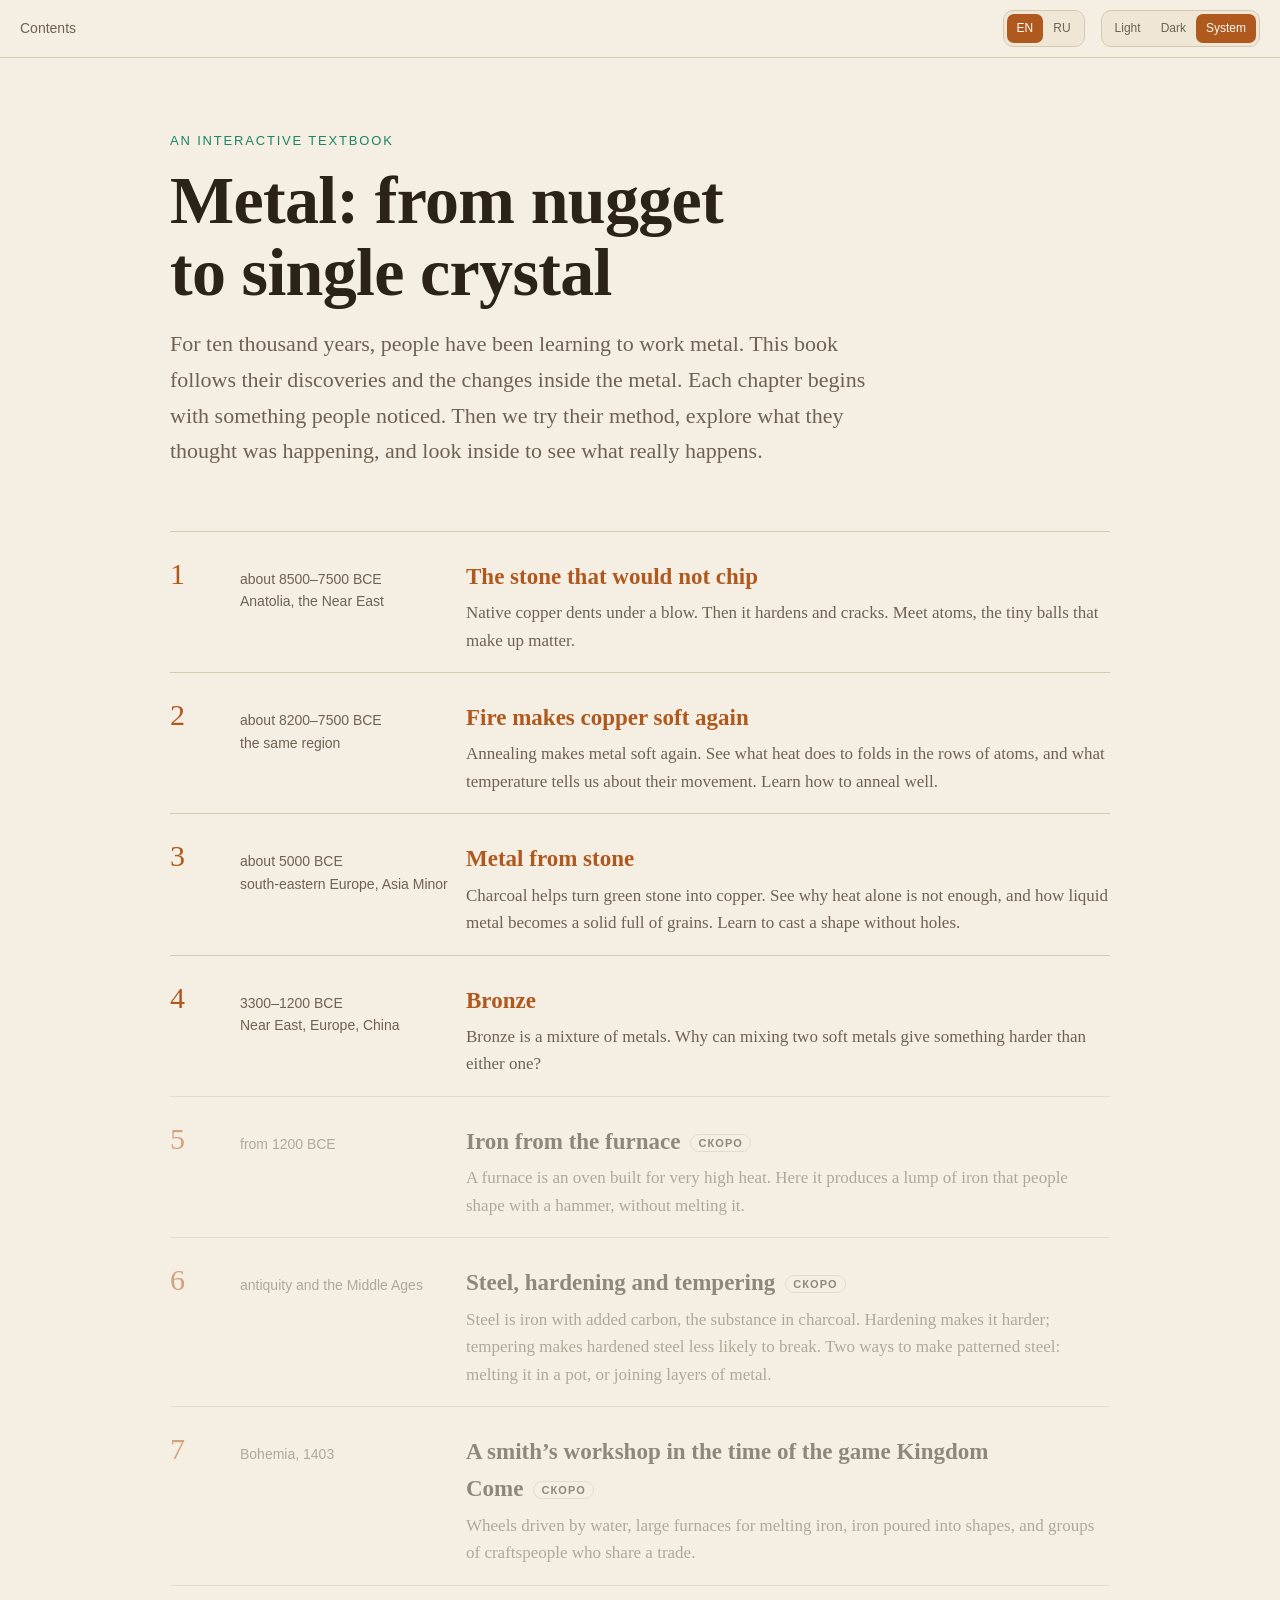
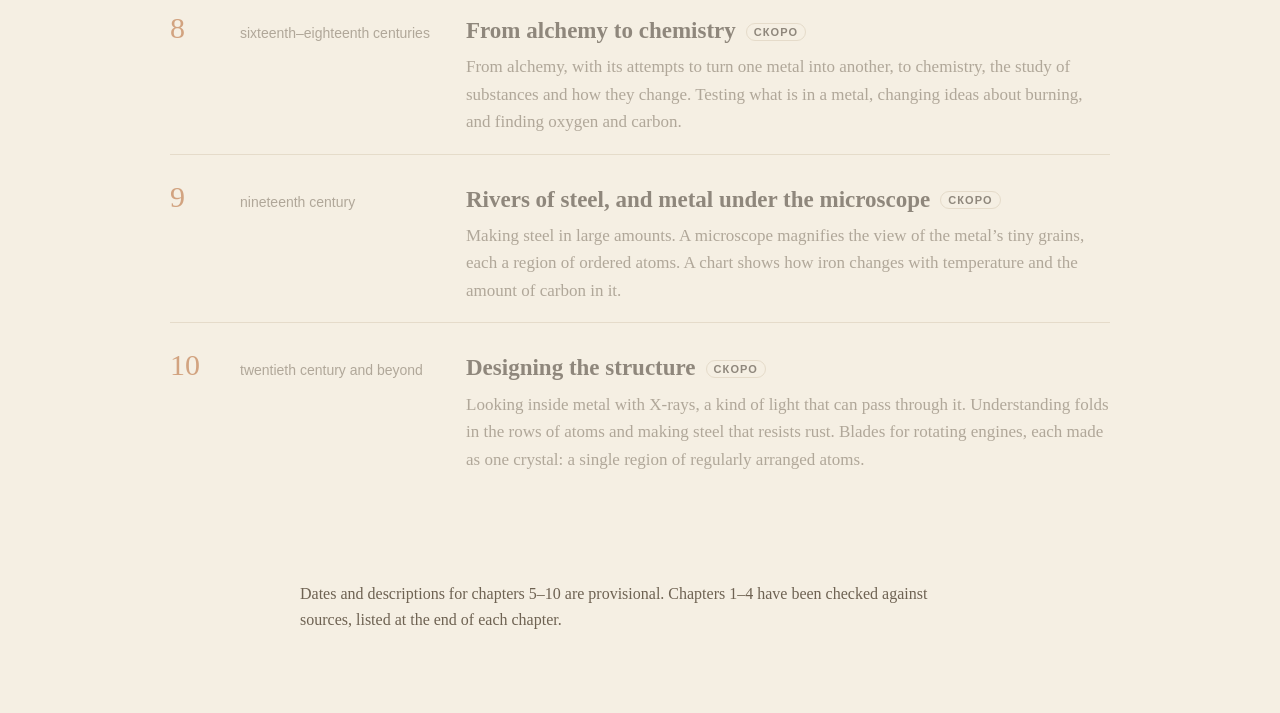
<file: index.html>
<!doctype html>
<html lang="en">
<head>
<meta charset="utf-8">
<meta name="viewport" content="width=device-width, initial-scale=1">
<title>Metal: from nugget to single crystal. An interactive textbook</title>
<meta name="description" content="For ten thousand years, people have been learning to work metal. This book follows their discoveries and the changes inside the metal. Each chapter begins with something people noticed. Then we try their method, explore what they thought was happening, and look inside to see what really happens.">
<link rel="canonical" href="https://baronets-turk.github.io/metal-book/">
<link rel="alternate" hreflang="en" href="https://baronets-turk.github.io/metal-book/">
<link rel="alternate" hreflang="ru" href="https://baronets-turk.github.io/metal-book/ru/">
<link rel="alternate" hreflang="x-default" href="https://baronets-turk.github.io/metal-book/">
<meta property="og:type" content="book">
<meta property="og:title" content="Metal: from nugget to single crystal">
<meta property="og:description" content="For ten thousand years, people have been learning to work metal. This book follows their discoveries and the changes inside the metal.">
<meta property="og:url" content="https://baronets-turk.github.io/metal-book/">
<meta property="og:image" content="https://baronets-turk.github.io/metal-book/assets/img/native-copper.jpg">
<link rel="stylesheet" href="assets/style.css?v=48">
<script src="assets/ui.en.js?v=48"></script>
<script src="assets/theme.js?v=48"></script>
</head>
<body>

<nav class="topbar">
  <span>Contents</span>
</nav>

<header class="hero">
  <div class="eyebrow">An interactive textbook</div>
  <h1>Metal: from nugget to single crystal</h1>
  <p class="lead">For ten thousand years, people have been learning to work metal. This book follows their discoveries and the changes inside the metal. Each chapter begins with something people noticed. Then we try their method, explore what they thought was happening, and look inside to see what really happens.</p>
</header>

<ol class="toc">
  <li><span class="num">1</span>
    <span class="era">about 8500–7500 BCE<br>Anatolia, the Near East</span>
    <div><a href="ch1.html"><h3>The stone that would not chip</h3></a><p>Native copper dents under a blow. Then it hardens and cracks. Meet atoms, the tiny balls that make up matter.</p></div></li>
  <li><span class="num">2</span>
    <span class="era">about 8200–7500 BCE<br>the same region</span>
    <div><a href="ch2.html"><h3>Fire makes copper soft again</h3></a><p>Annealing makes metal soft again. See what heat does to folds in the rows of atoms, and what temperature tells us about their movement. Learn how to anneal well.</p></div></li>
  <li><span class="num">3</span>
    <span class="era">about 5000 BCE<br>south-eastern Europe, Asia Minor</span>
    <div><a href="ch3.html"><h3>Metal from stone</h3></a><p>Charcoal helps turn green stone into copper. See why heat alone is not enough, and how liquid metal becomes a solid full of grains. Learn to cast a shape without holes.</p></div></li>
  <li><span class="num">4</span>
    <span class="era">3300–1200 BCE<br>Near East, Europe, China</span>
    <div><a href="ch4.html"><h3>Bronze</h3></a><p>Bronze is a mixture of metals. Why can mixing two soft metals give something harder than either one?</p></div></li>
  <li class="soon"><span class="num">5</span>
    <span class="era">from 1200 BCE</span>
    <div><h3>Iron from the furnace</h3><p>A furnace is an oven built for very high heat. Here it produces a lump of iron that people shape with a hammer, without melting it.</p></div></li>
  <li class="soon"><span class="num">6</span>
    <span class="era">antiquity and the Middle Ages</span>
    <div><h3>Steel, hardening and tempering</h3><p>Steel is iron with added carbon, the substance in charcoal. Hardening makes it harder; tempering makes hardened steel less likely to break. Two ways to make patterned steel: melting it in a pot, or joining layers of metal.</p></div></li>
  <li class="soon"><span class="num">7</span>
    <span class="era">Bohemia, 1403</span>
    <div><h3>A smith’s workshop in the time of the game Kingdom Come</h3><p>Wheels driven by water, large furnaces for melting iron, iron poured into shapes, and groups of craftspeople who share a trade.</p></div></li>
  <li class="soon"><span class="num">8</span>
    <span class="era">sixteenth–eighteenth centuries</span>
    <div><h3>From alchemy to chemistry</h3><p>From alchemy, with its attempts to turn one metal into another, to chemistry, the study of substances and how they change. Testing what is in a metal, changing ideas about burning, and finding oxygen and carbon.</p></div></li>
  <li class="soon"><span class="num">9</span>
    <span class="era">nineteenth century</span>
    <div><h3>Rivers of steel, and metal under the microscope</h3><p>Making steel in large amounts. A microscope magnifies the view of the metal’s tiny grains, each a region of ordered atoms. A chart shows how iron changes with temperature and the amount of carbon in it.</p></div></li>
  <li class="soon"><span class="num">10</span>
    <span class="era">twentieth century and beyond</span>
    <div><h3>Designing the structure</h3><p>Looking inside metal with X-rays, a kind of light that can pass through it. Understanding folds in the rows of atoms and making steel that resists rust. Blades for rotating engines, each made as one crystal: a single region of regularly arranged atoms.</p></div></li>
</ol>

<p class="prose" style="padding-bottom:80px;color:var(--muted);font-size:16px">Dates and descriptions for chapters 5–10 are provisional. Chapters 1–4 have been checked against sources, listed at the end of each chapter.</p>

<script src="assets/lang.js?v=48"></script>
</body>
</html>
</file>
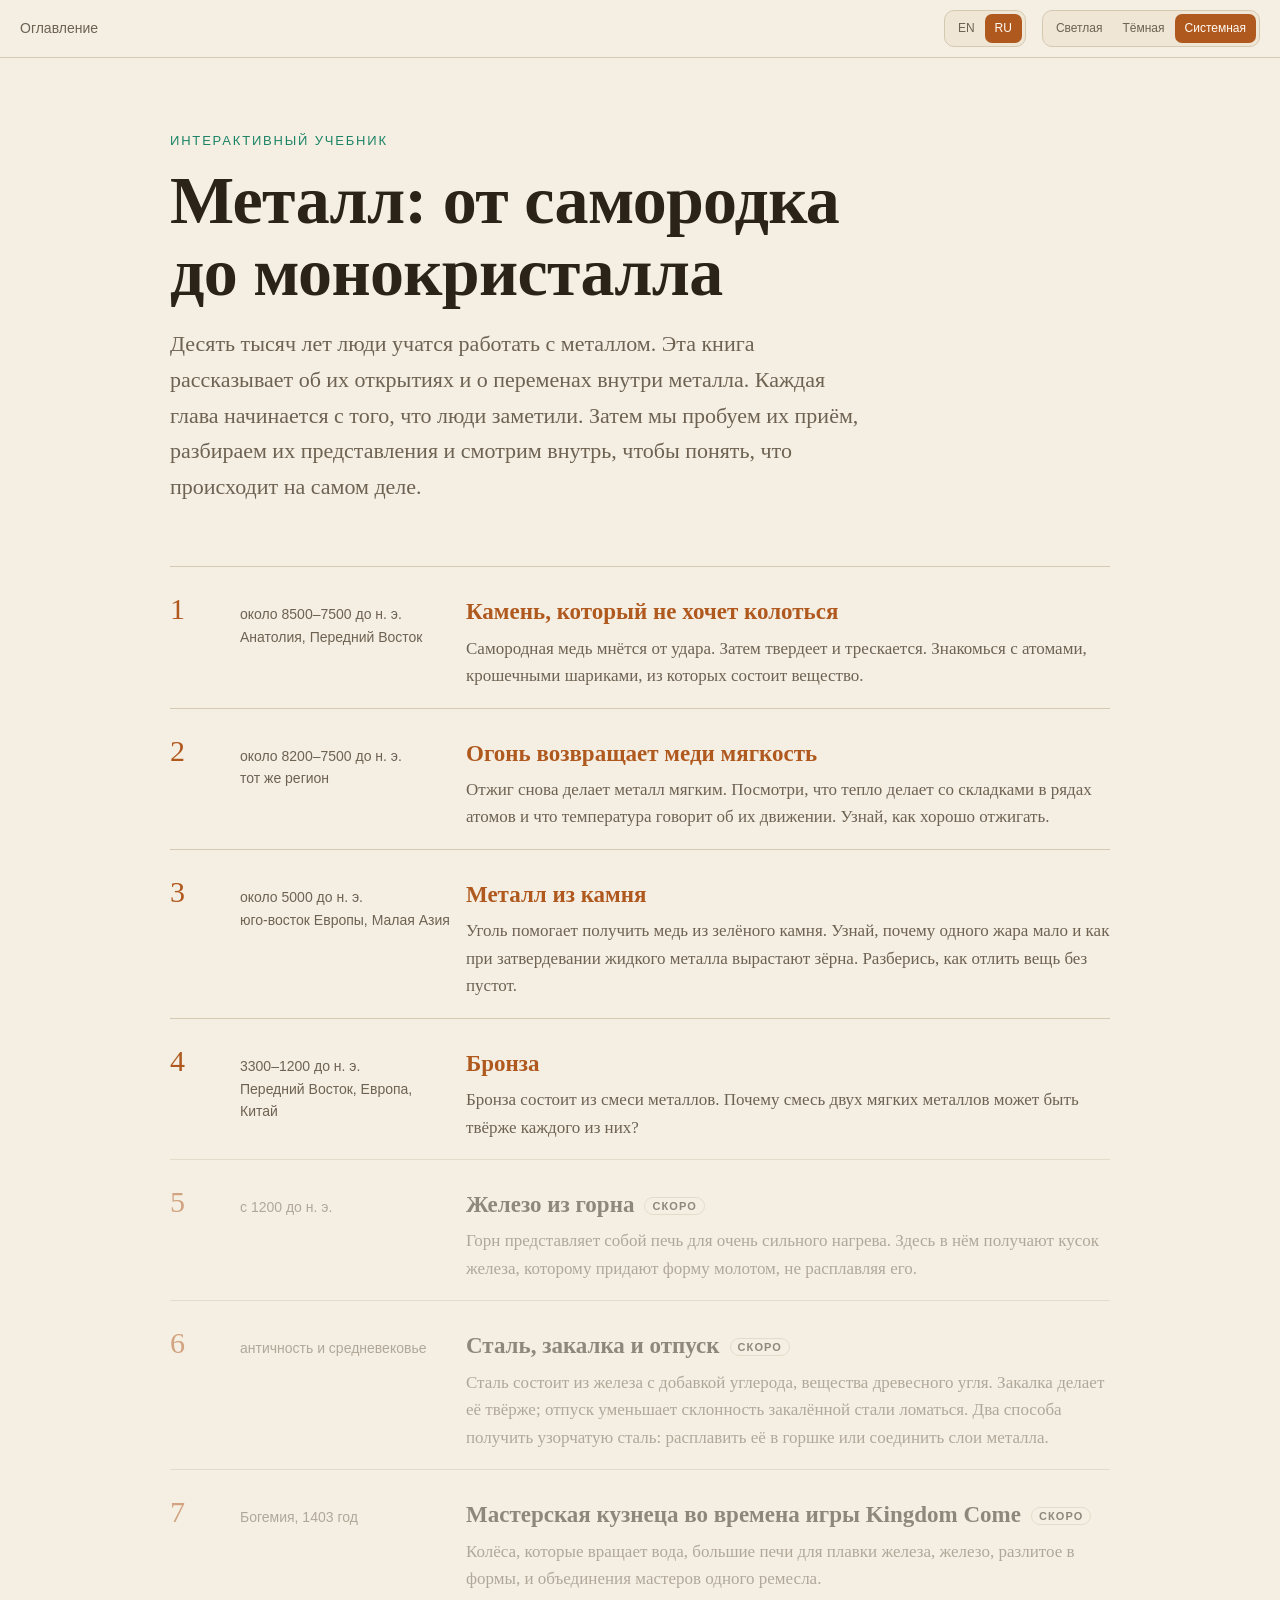
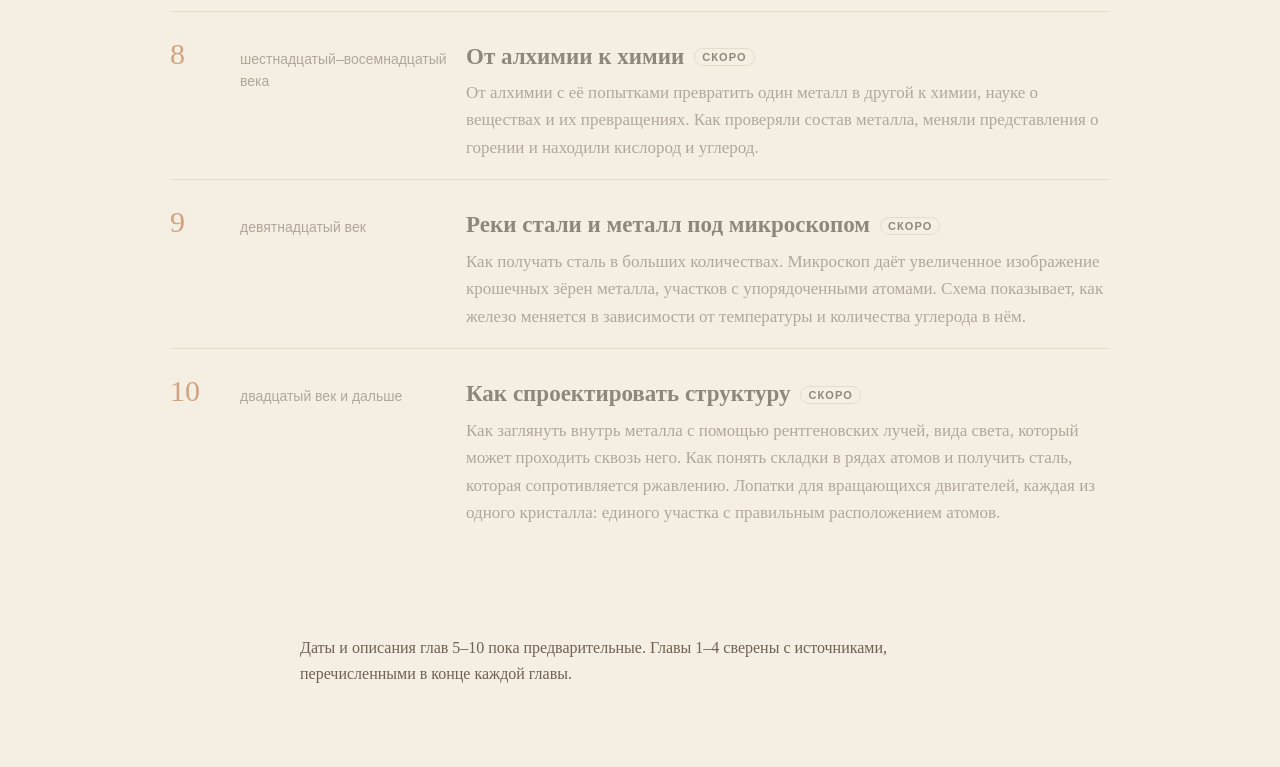
<file: ru/index.html>
<!doctype html>
<html lang="ru">
<head>
<meta charset="utf-8">
<meta name="viewport" content="width=device-width, initial-scale=1">
<title>Металл: от самородка до монокристалла. Интерактивный учебник</title>
<meta name="description" content="Десять тысяч лет люди учатся работать с металлом. Эта книга рассказывает об их открытиях и о переменах внутри металла. Каждая глава начинается с того, что люди заметили. Затем мы пробуем их приём, разбираем их представления и смотрим внутрь, чтобы понять, что происходит на самом деле.">
<link rel="canonical" href="https://baronets-turk.github.io/metal-book/ru/">
<link rel="alternate" hreflang="en" href="https://baronets-turk.github.io/metal-book/">
<link rel="alternate" hreflang="ru" href="https://baronets-turk.github.io/metal-book/ru/">
<link rel="alternate" hreflang="x-default" href="https://baronets-turk.github.io/metal-book/">
<meta property="og:type" content="book">
<meta property="og:title" content="Металл: от самородка до монокристалла">
<meta property="og:description" content="Десять тысяч лет люди учатся работать с металлом. Эта книга рассказывает об их открытиях и о переменах внутри металла.">
<meta property="og:url" content="https://baronets-turk.github.io/metal-book/ru/">
<meta property="og:image" content="https://baronets-turk.github.io/metal-book/assets/img/native-copper.jpg">
<link rel="stylesheet" href="../assets/style.css?v=48">
<script src="../assets/ui.ru.js?v=48"></script>
<script src="../assets/theme.js?v=48"></script>
</head>
<body>

<nav class="topbar">
  <span>Оглавление</span>
</nav>

<header class="hero">
  <div class="eyebrow">Интерактивный учебник</div>
  <h1>Металл: от самородка до монокристалла</h1>
  <p class="lead">Десять тысяч лет люди учатся работать с металлом. Эта книга рассказывает об их открытиях и о переменах внутри металла. Каждая глава начинается с того, что люди заметили. Затем мы пробуем их приём, разбираем их представления и смотрим внутрь, чтобы понять, что происходит на самом деле.</p>
</header>

<ol class="toc">
  <li><span class="num">1</span>
    <span class="era">около 8500–7500 до н. э.<br>Анатолия, Передний Восток</span>
    <div><a href="ch1.html"><h3>Камень, который не хочет колоться</h3></a><p>Самородная медь мнётся от удара. Затем твердеет и трескается. Знакомься с атомами, крошечными шариками, из которых состоит вещество.</p></div></li>
  <li><span class="num">2</span>
    <span class="era">около 8200–7500 до н. э.<br>тот же регион</span>
    <div><a href="ch2.html"><h3>Огонь возвращает меди мягкость</h3></a><p>Отжиг снова делает металл мягким. Посмотри, что тепло делает со складками в рядах атомов и что температура говорит об их движении. Узнай, как хорошо отжигать.</p></div></li>
  <li><span class="num">3</span>
    <span class="era">около 5000 до н. э.<br>юго-восток Европы, Малая Азия</span>
    <div><a href="ch3.html"><h3>Металл из камня</h3></a><p>Уголь помогает получить медь из зелёного камня. Узнай, почему одного жара мало и как при затвердевании жидкого металла вырастают зёрна. Разберись, как отлить вещь без пустот.</p></div></li>
  <li><span class="num">4</span>
    <span class="era">3300–1200 до н. э.<br>Передний Восток, Европа, Китай</span>
    <div><a href="ch4.html"><h3>Бронза</h3></a><p>Бронза состоит из смеси металлов. Почему смесь двух мягких металлов может быть твёрже каждого из них?</p></div></li>
  <li class="soon"><span class="num">5</span>
    <span class="era">с 1200 до н. э.</span>
    <div><h3>Железо из горна</h3><p>Горн представляет собой печь для очень сильного нагрева. Здесь в нём получают кусок железа, которому придают форму молотом, не расплавляя его.</p></div></li>
  <li class="soon"><span class="num">6</span>
    <span class="era">античность и средневековье</span>
    <div><h3>Сталь, закалка и отпуск</h3><p>Сталь состоит из железа с добавкой углерода, вещества древесного угля. Закалка делает её твёрже; отпуск уменьшает склонность закалённой стали ломаться. Два способа получить узорчатую сталь: расплавить её в горшке или соединить слои металла.</p></div></li>
  <li class="soon"><span class="num">7</span>
    <span class="era">Богемия, 1403 год</span>
    <div><h3>Мастерская кузнеца во времена игры Kingdom Come</h3><p>Колёса, которые вращает вода, большие печи для плавки железа, железо, разлитое в формы, и объединения мастеров одного ремесла.</p></div></li>
  <li class="soon"><span class="num">8</span>
    <span class="era">шестнадцатый–восемнадцатый века</span>
    <div><h3>От алхимии к химии</h3><p>От алхимии с её попытками превратить один металл в другой к химии, науке о веществах и их превращениях. Как проверяли состав металла, меняли представления о горении и находили кислород и углерод.</p></div></li>
  <li class="soon"><span class="num">9</span>
    <span class="era">девятнадцатый век</span>
    <div><h3>Реки стали и металл под микроскопом</h3><p>Как получать сталь в больших количествах. Микроскоп даёт увеличенное изображение крошечных зёрен металла, участков с упорядоченными атомами. Схема показывает, как железо меняется в зависимости от температуры и количества углерода в нём.</p></div></li>
  <li class="soon"><span class="num">10</span>
    <span class="era">двадцатый век и дальше</span>
    <div><h3>Как спроектировать структуру</h3><p>Как заглянуть внутрь металла с помощью рентгеновских лучей, вида света, который может проходить сквозь него. Как понять складки в рядах атомов и получить сталь, которая сопротивляется ржавлению. Лопатки для вращающихся двигателей, каждая из одного кристалла: единого участка с правильным расположением атомов.</p></div></li>
</ol>

<p class="prose" style="padding-bottom:80px;color:var(--muted);font-size:16px">Даты и описания глав 5–10 пока предварительные. Главы 1–4 сверены с источниками, перечисленными в конце каждой главы.</p>

<script src="../assets/lang.js?v=48"></script>
</body>
</html>
</file>
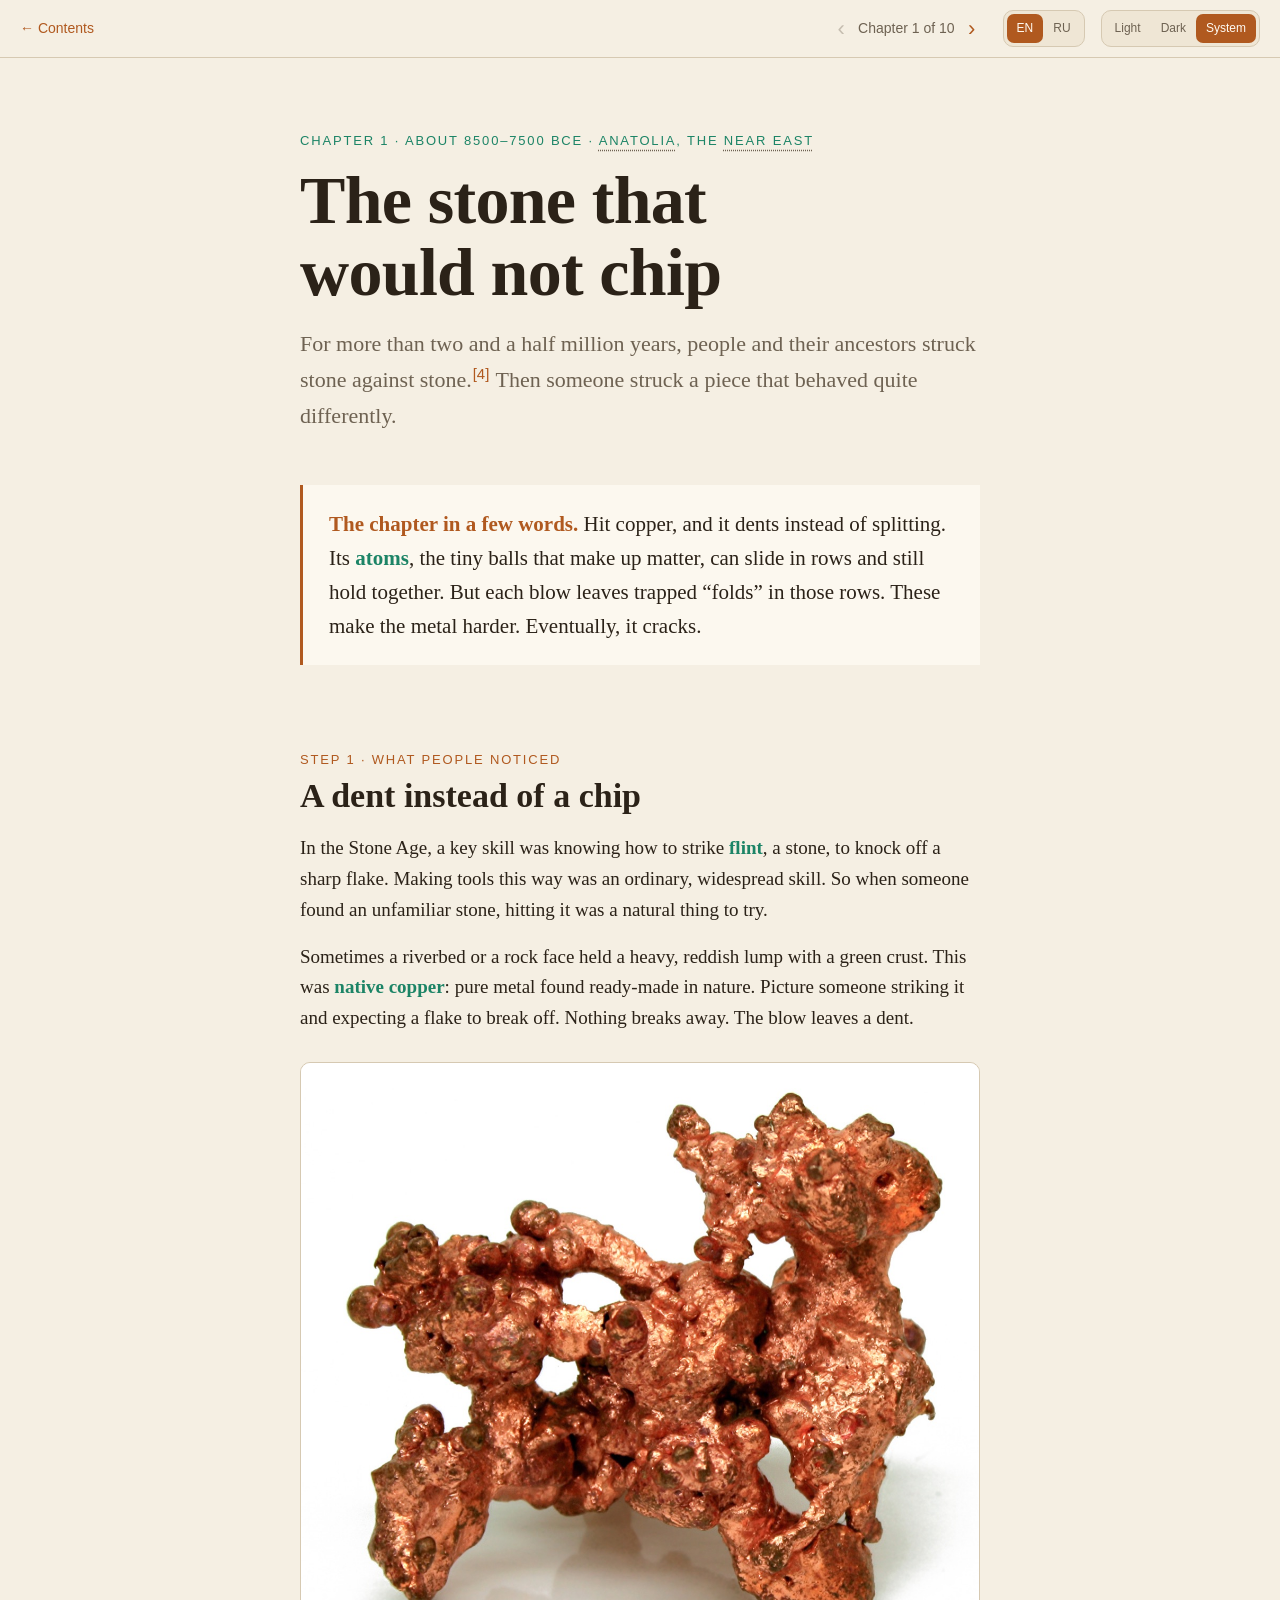
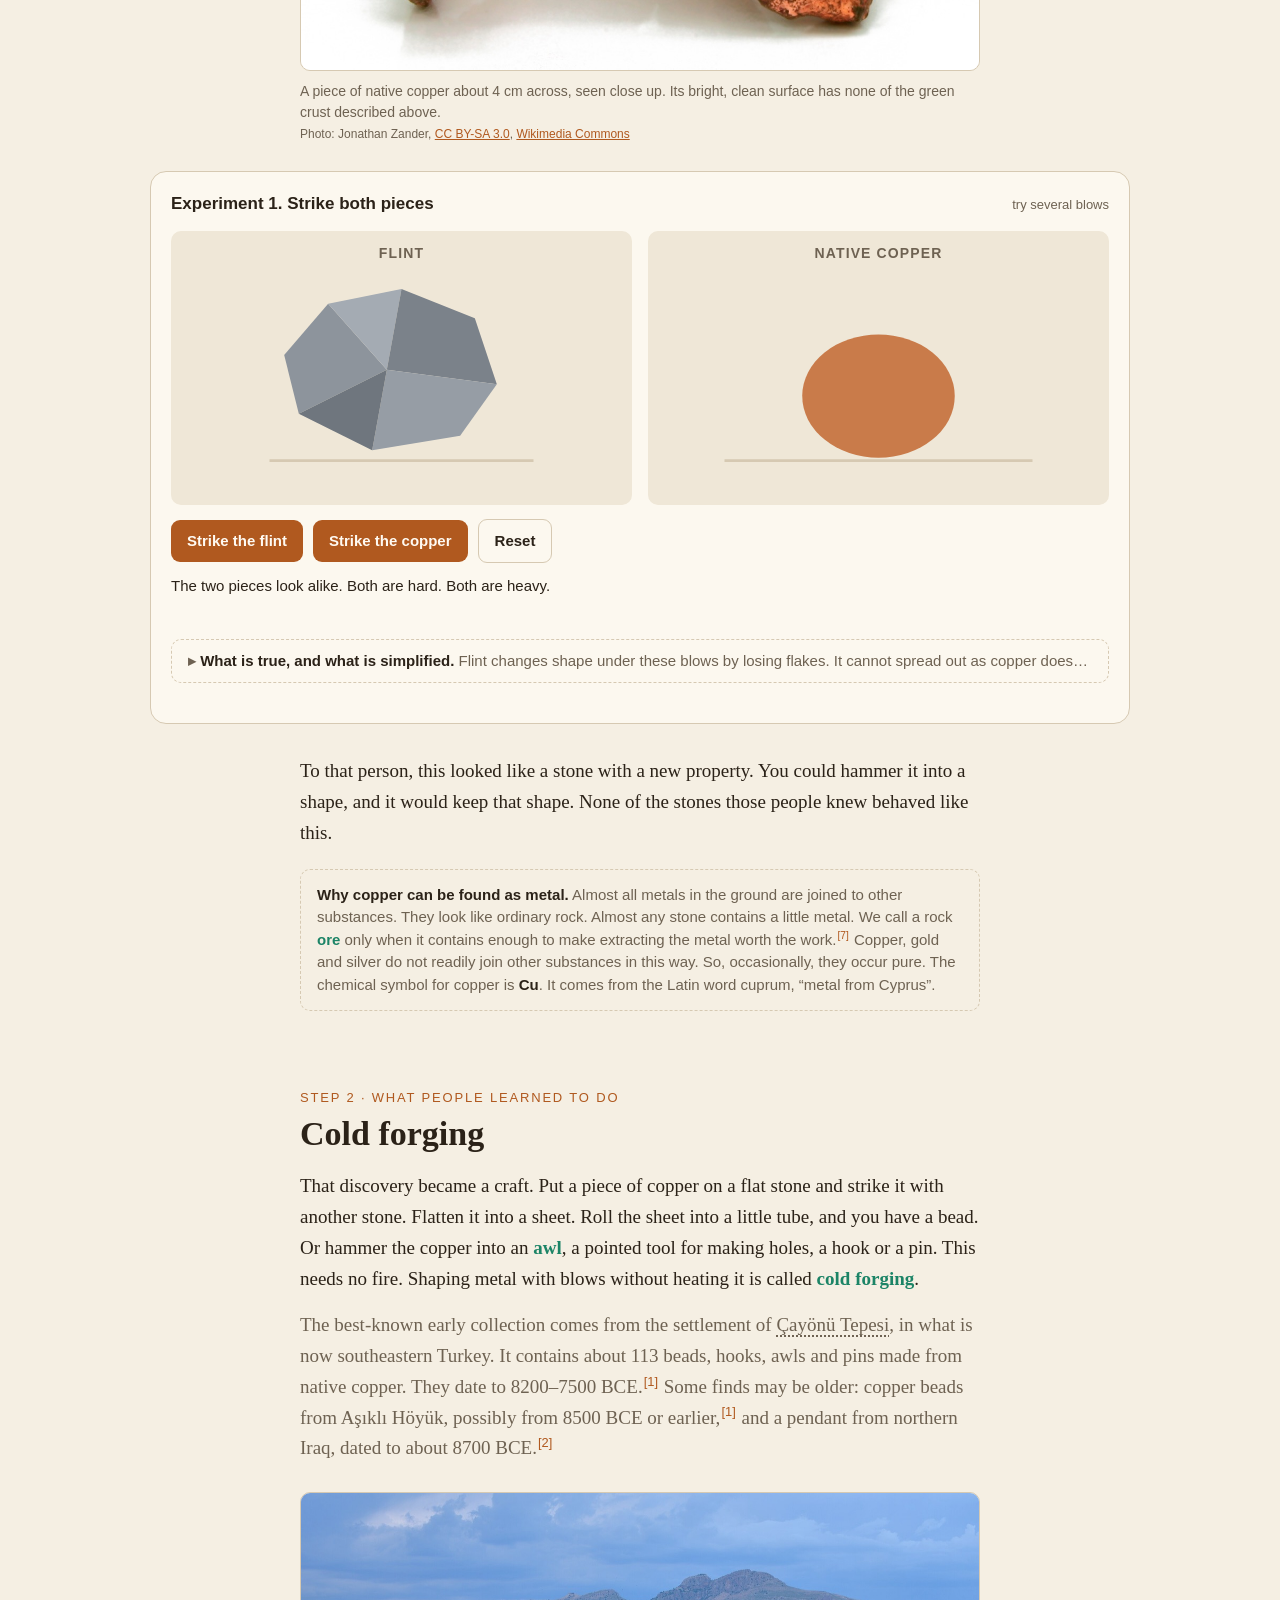
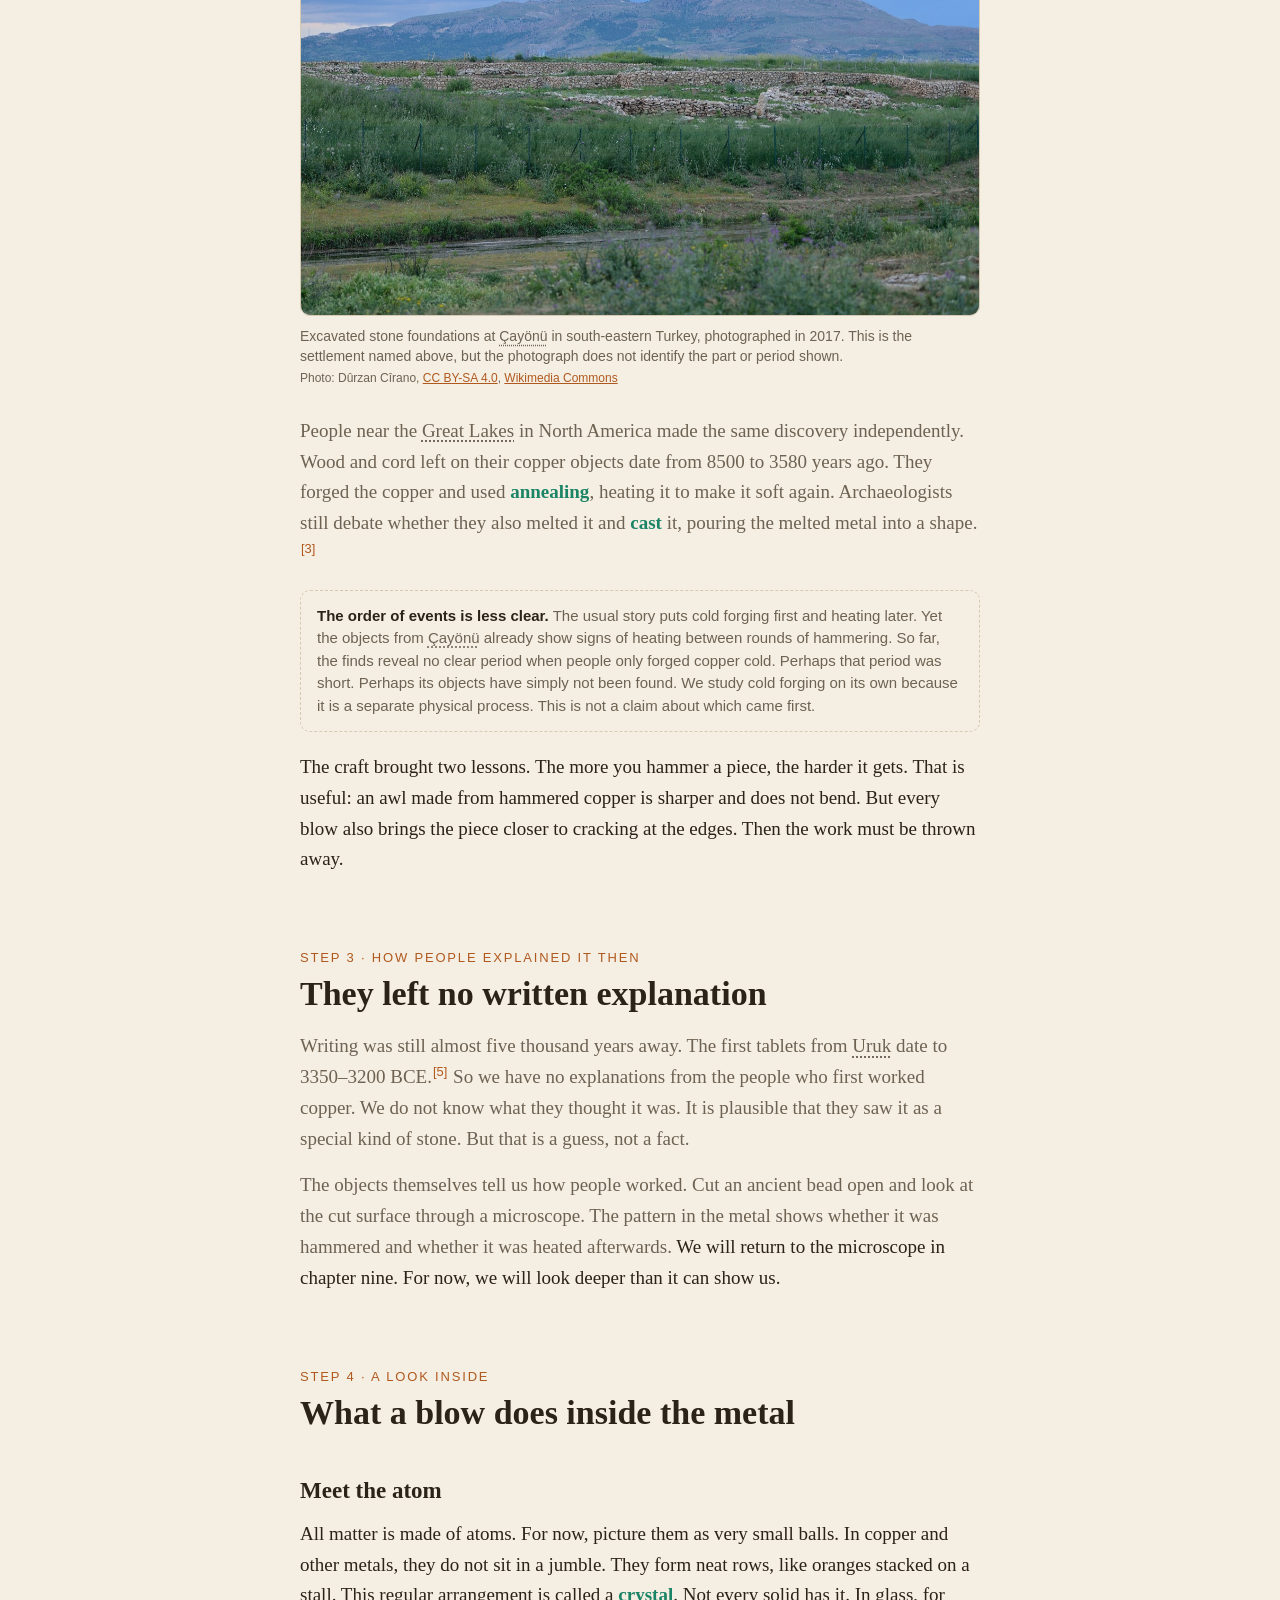
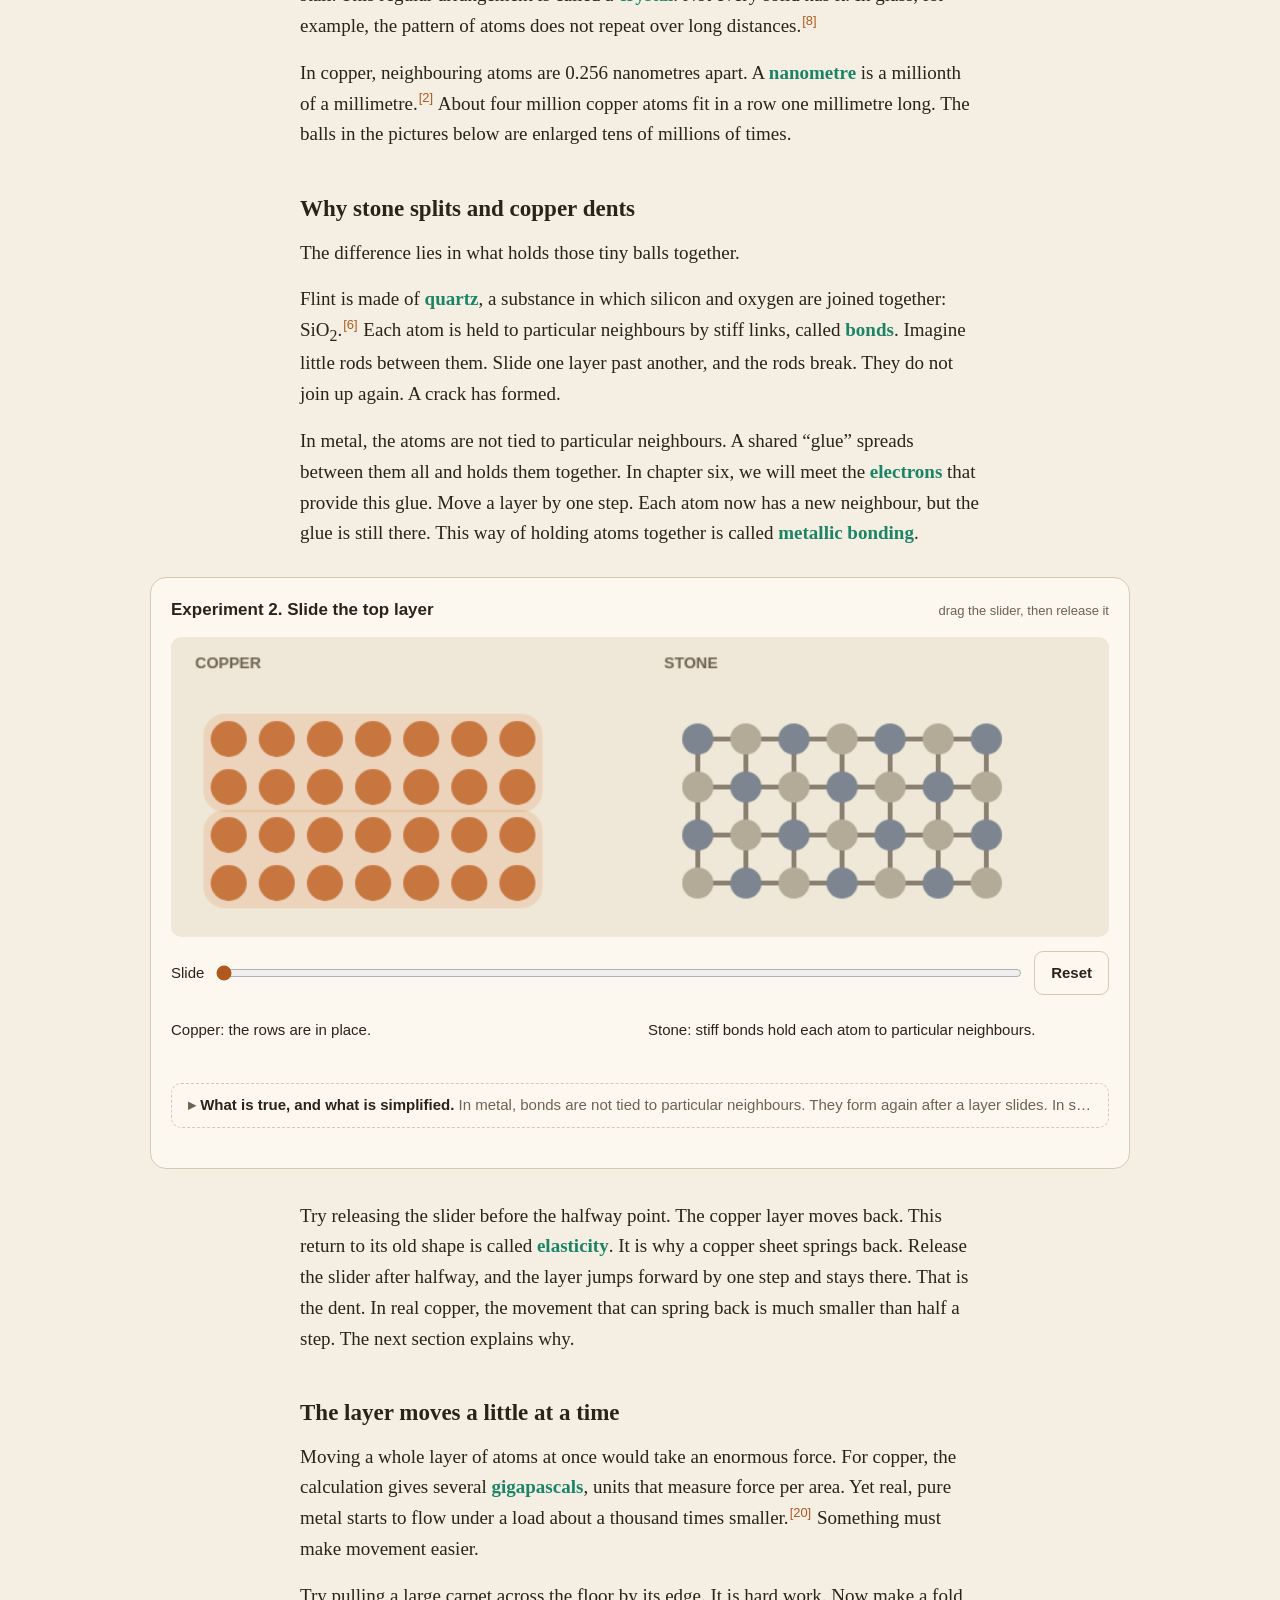
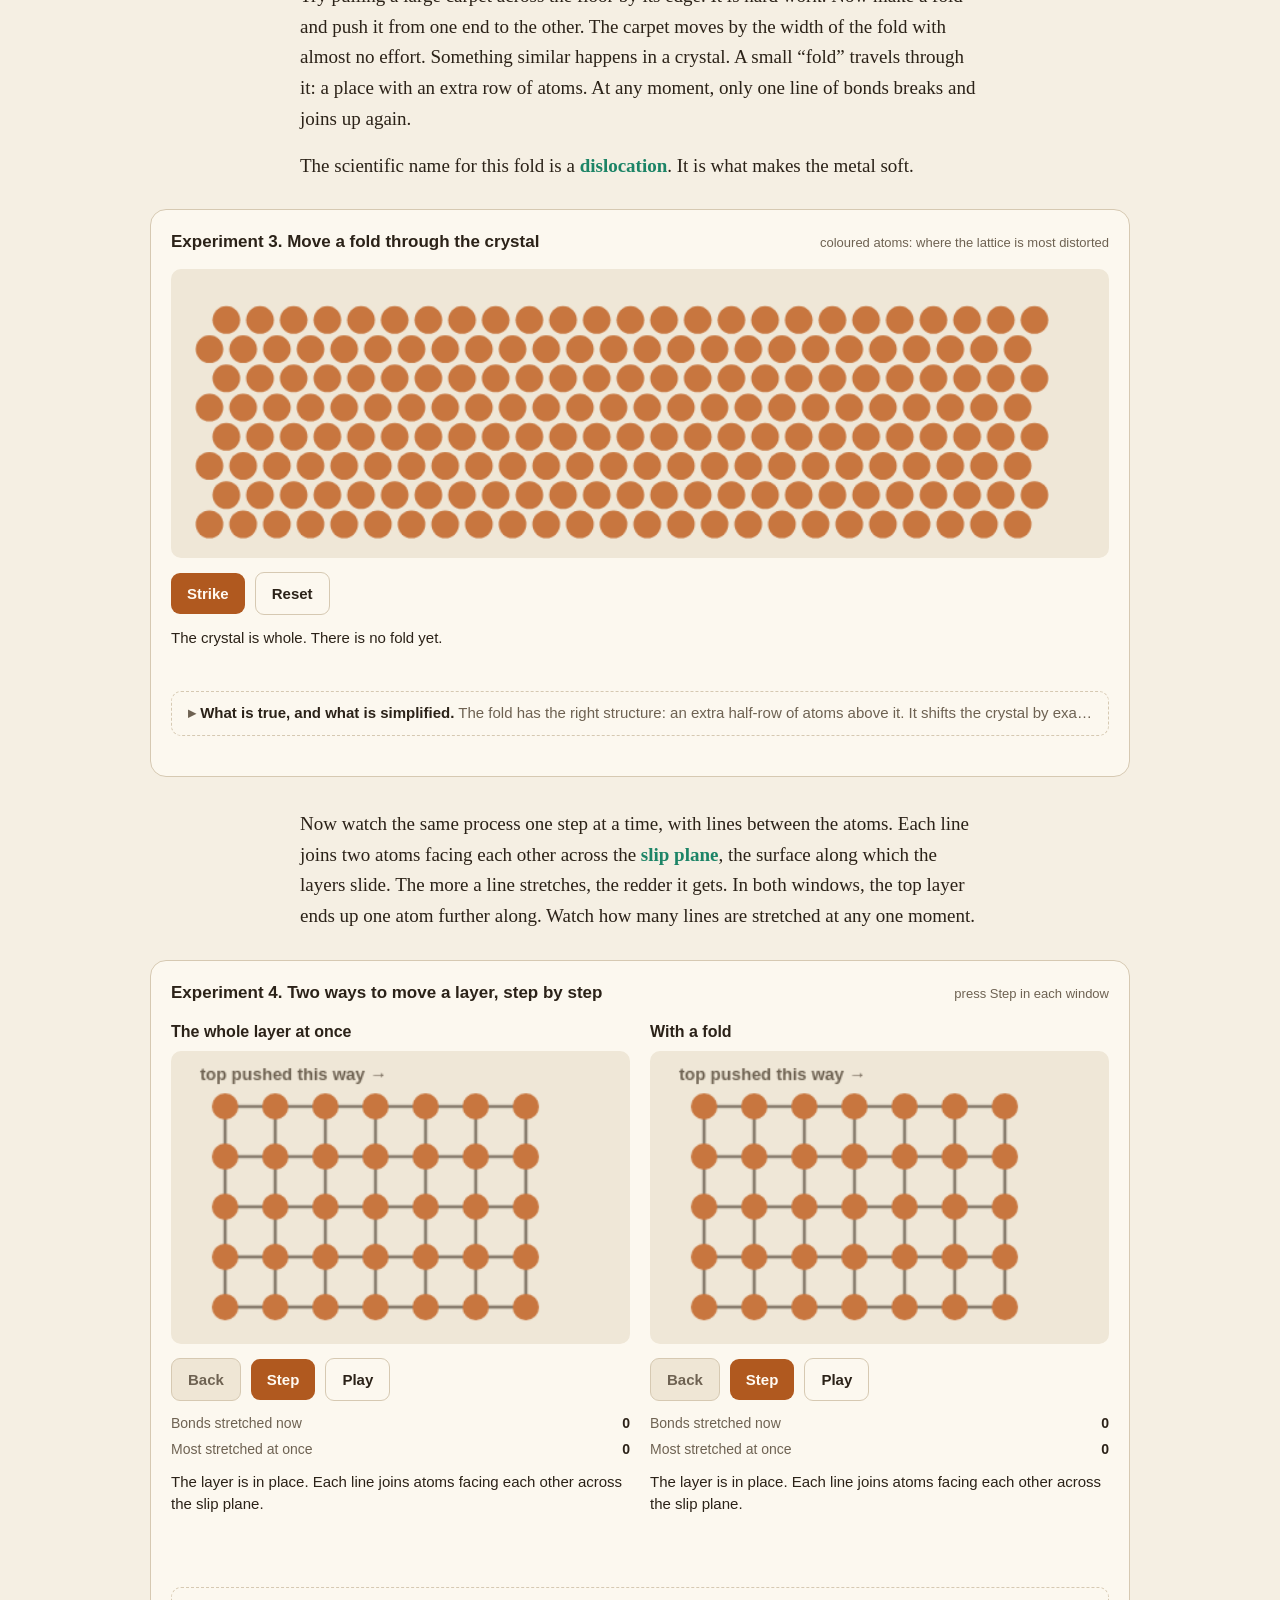
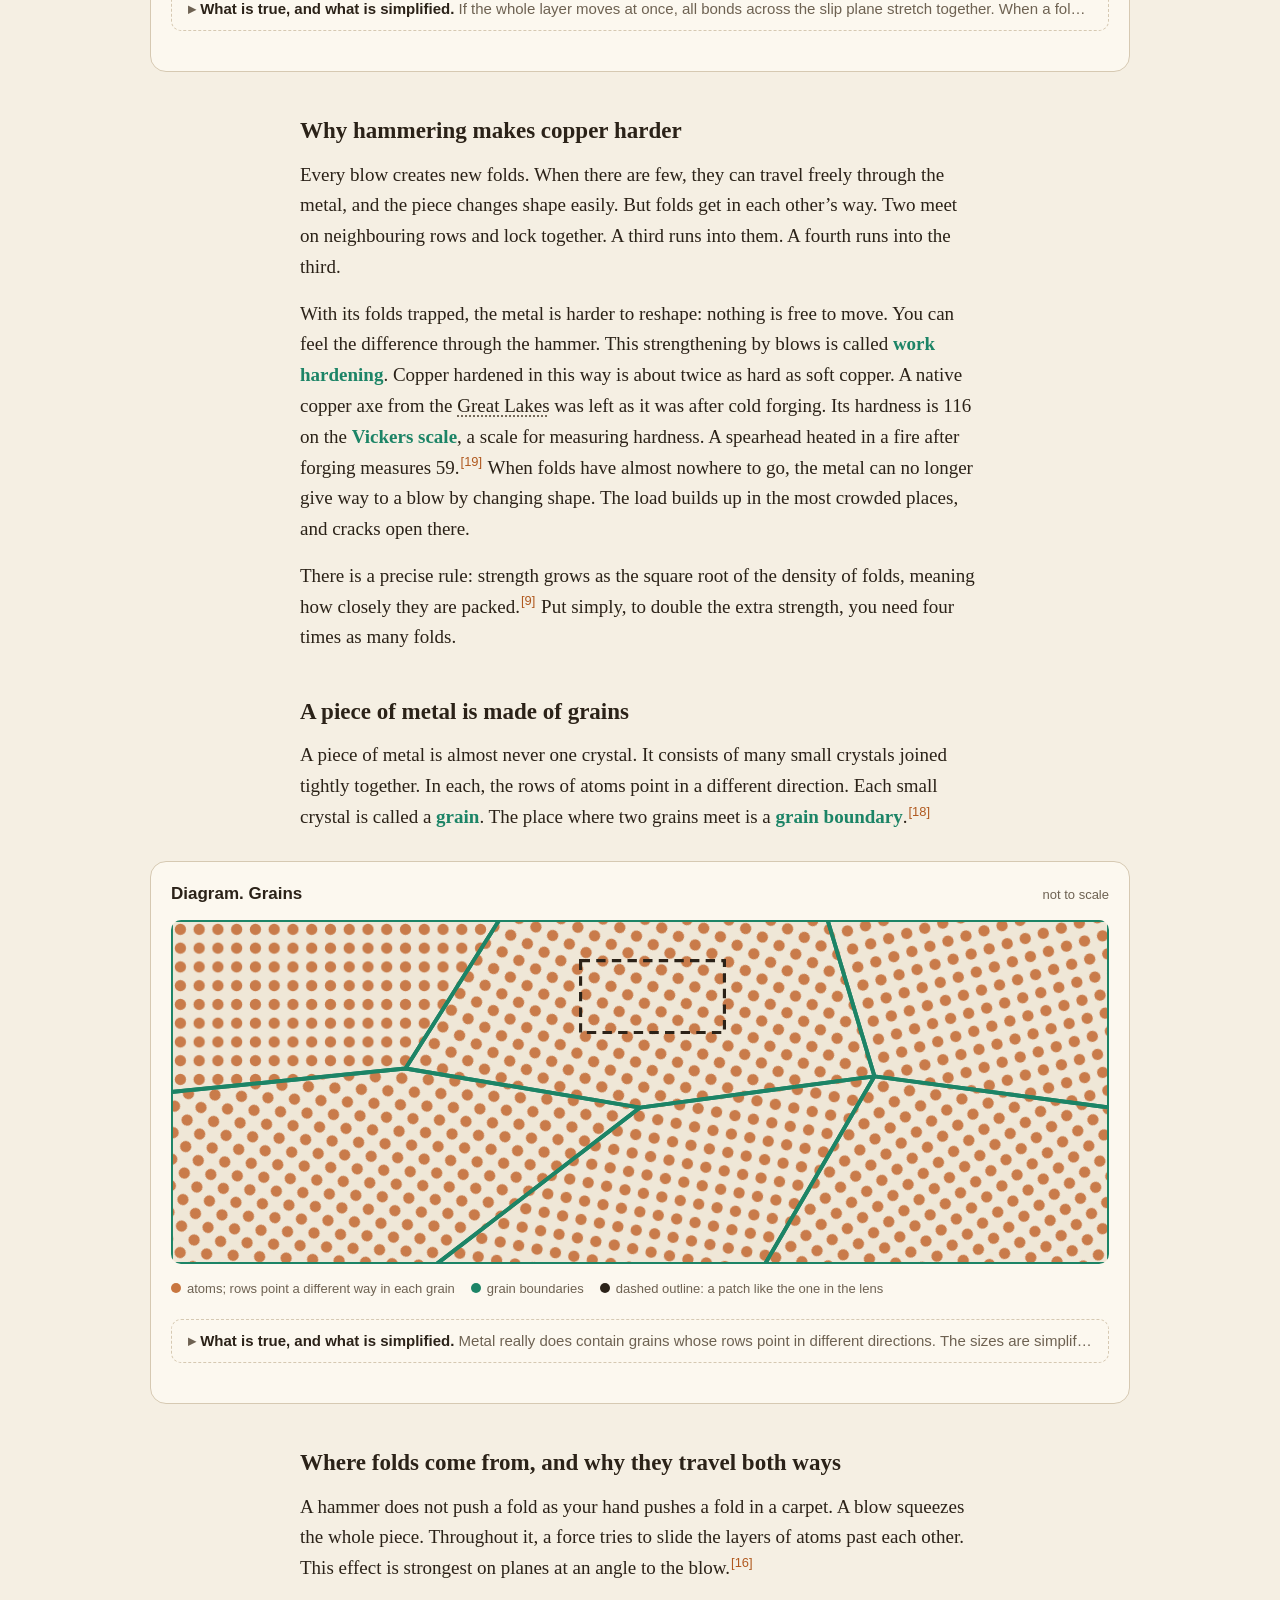
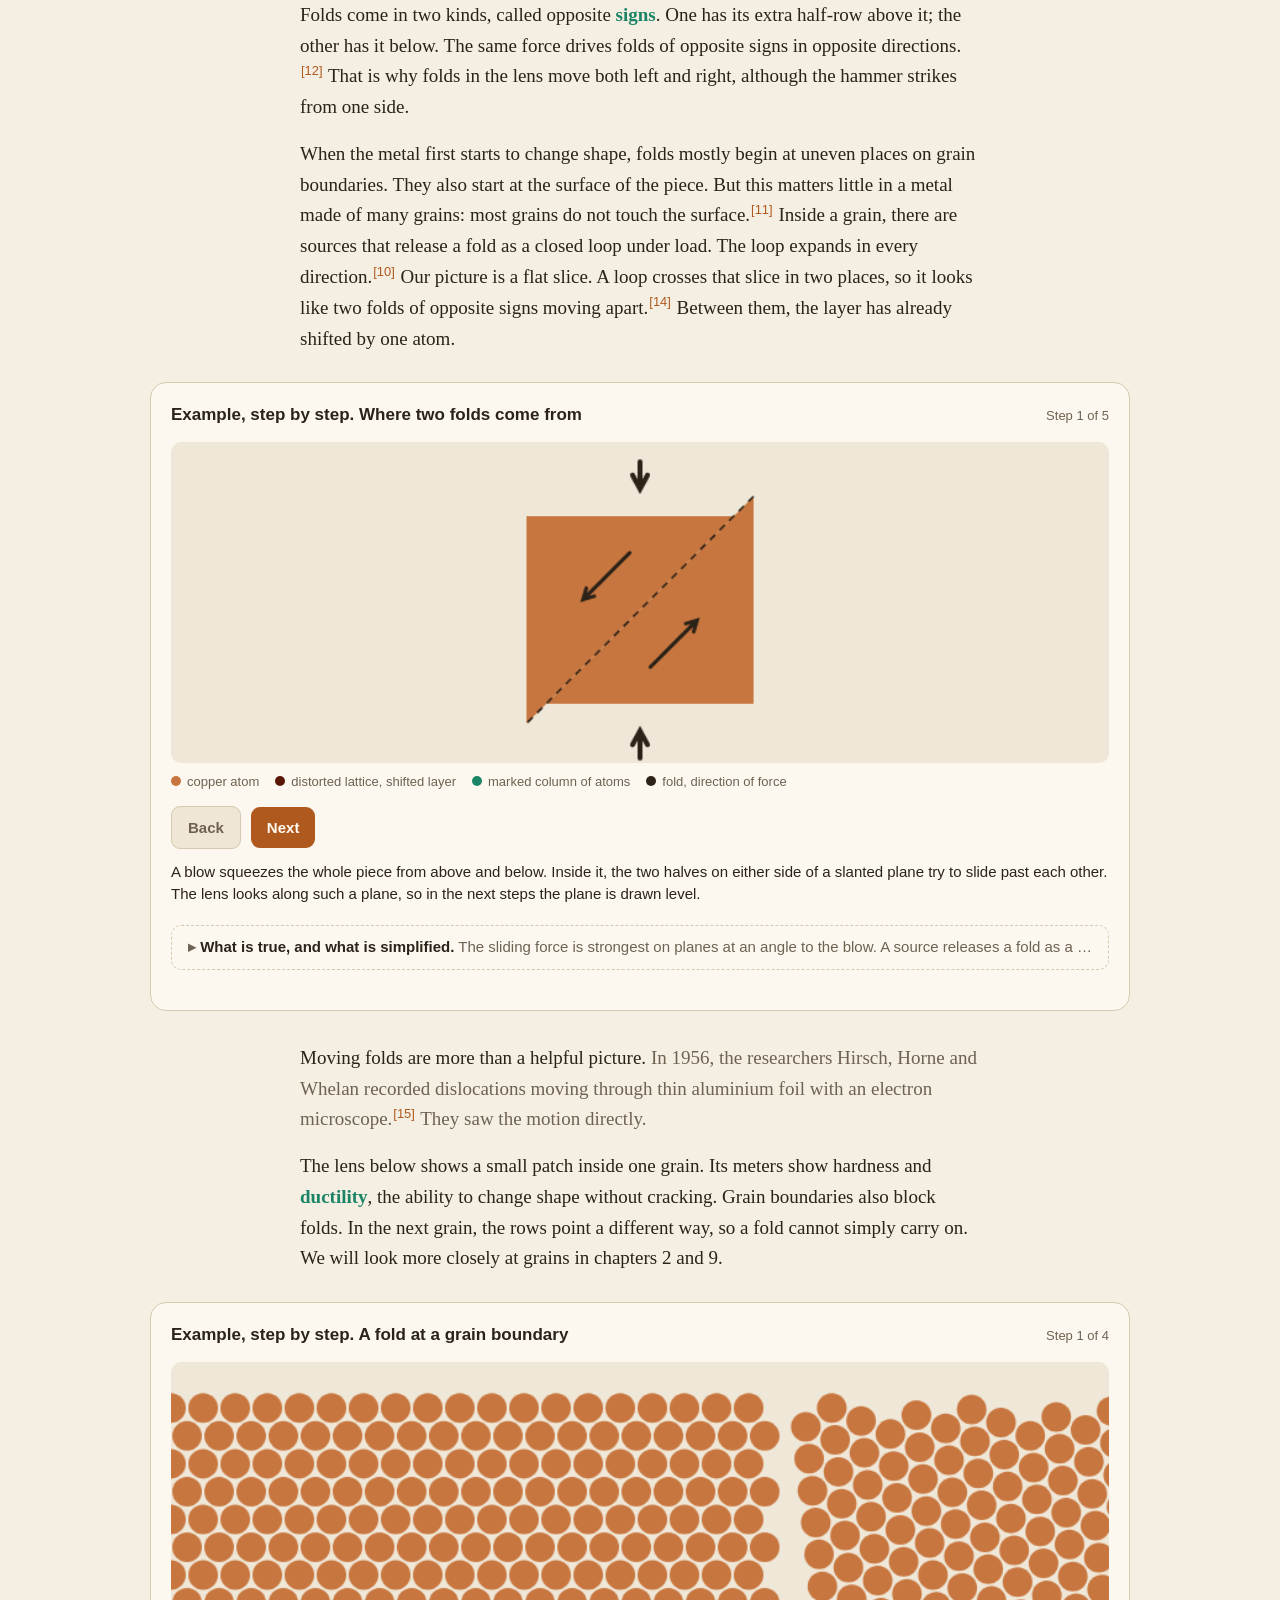
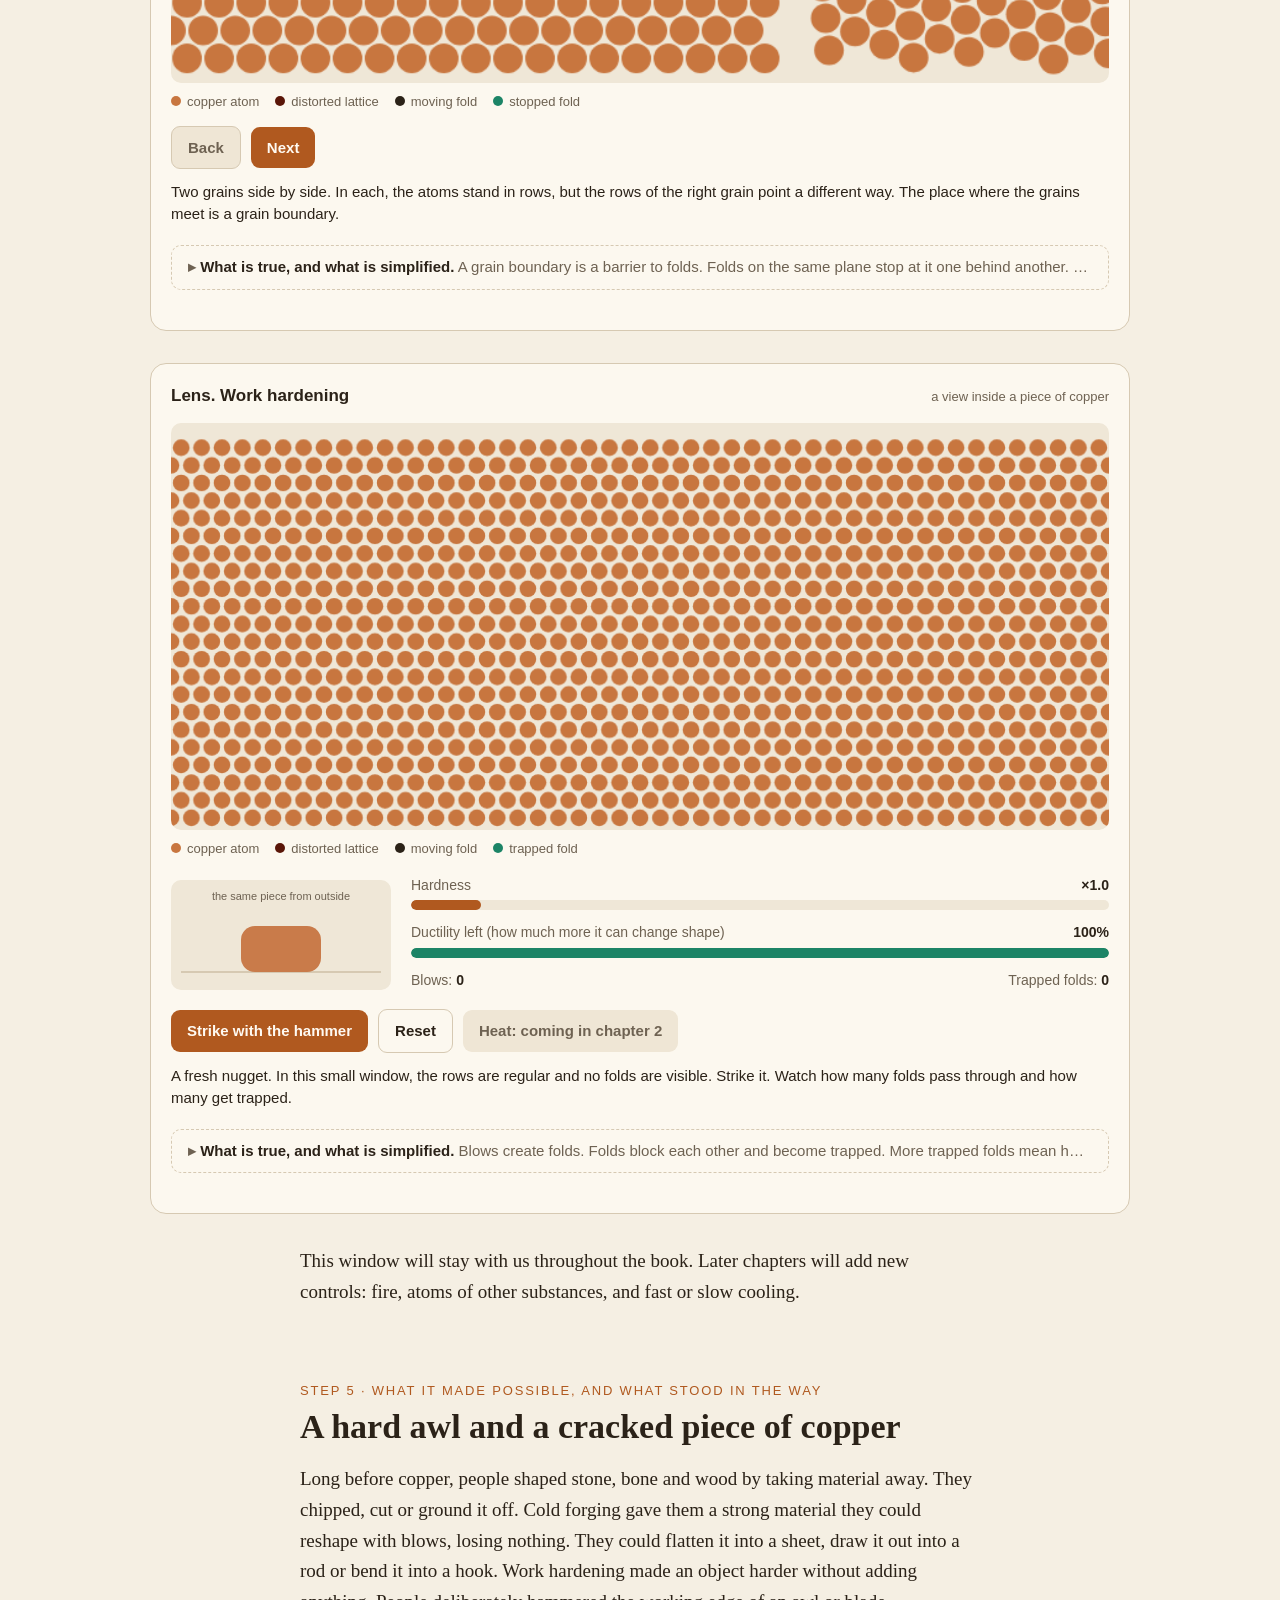
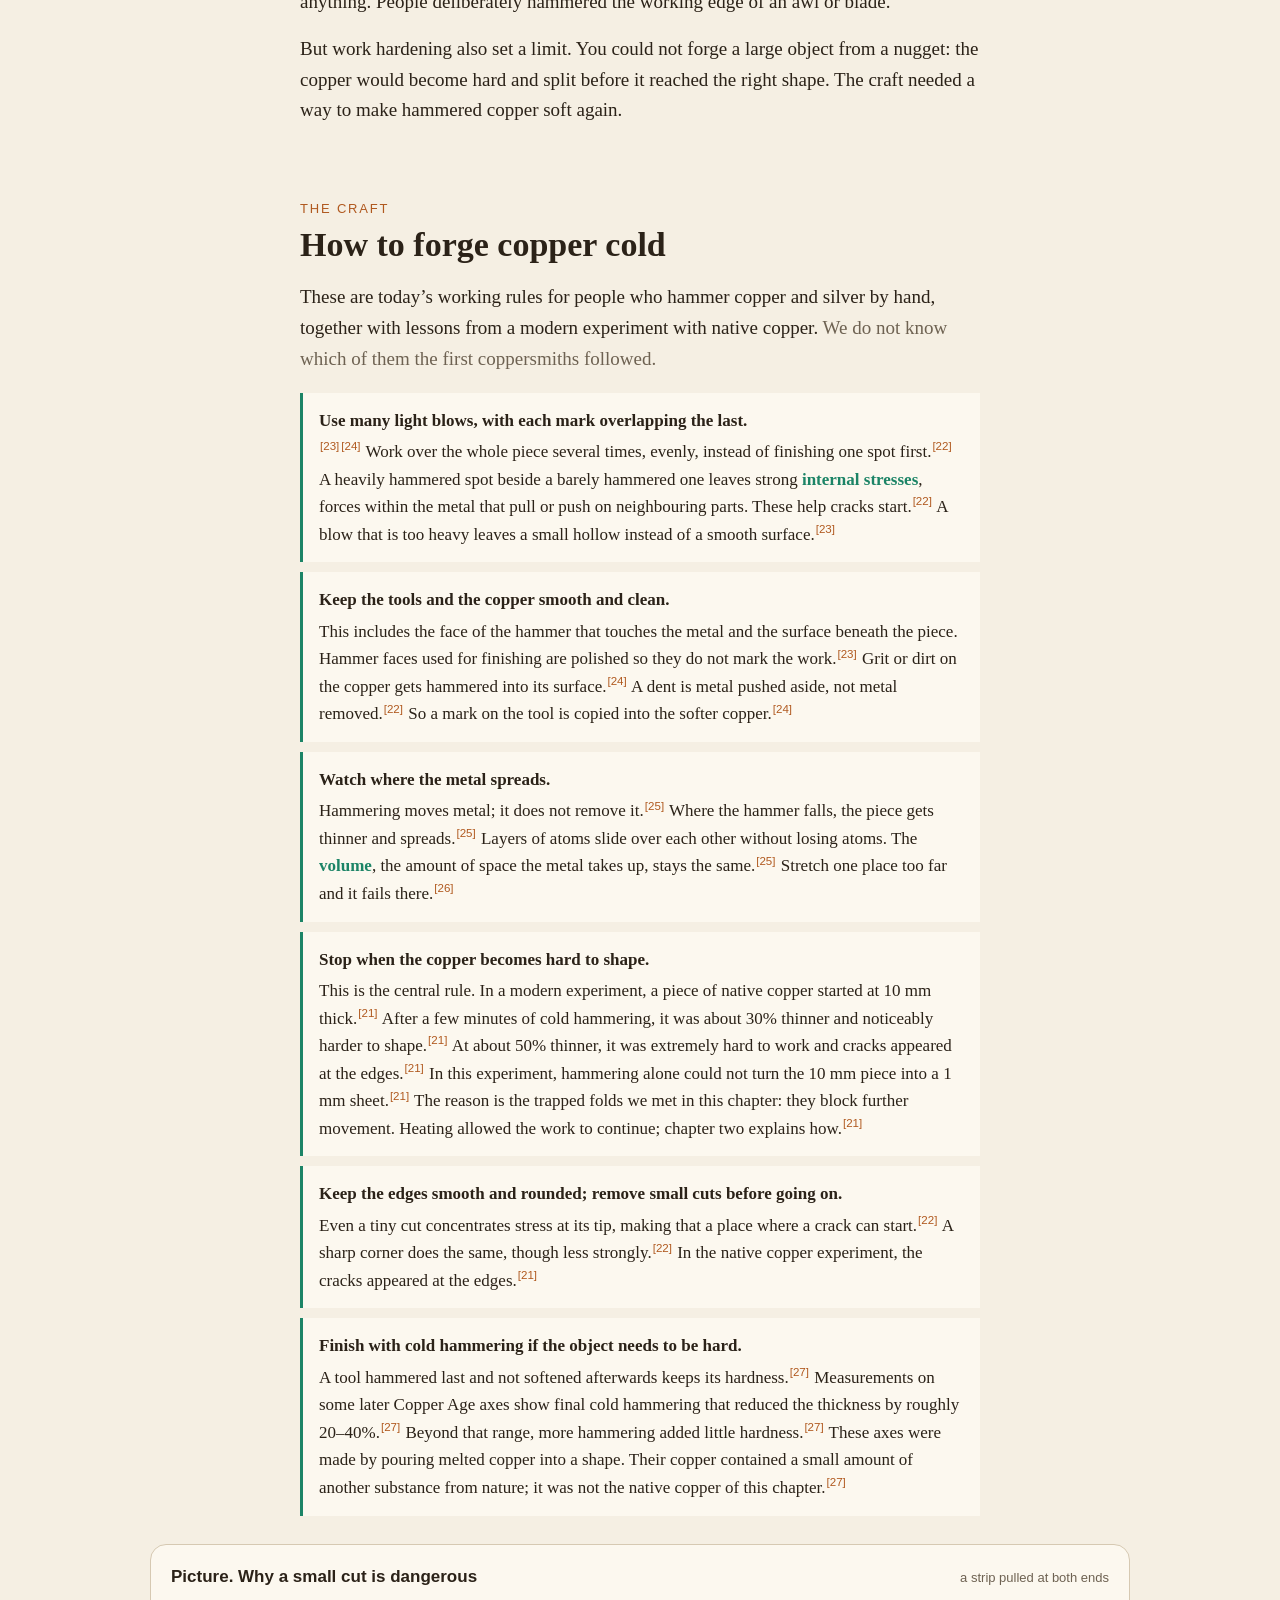
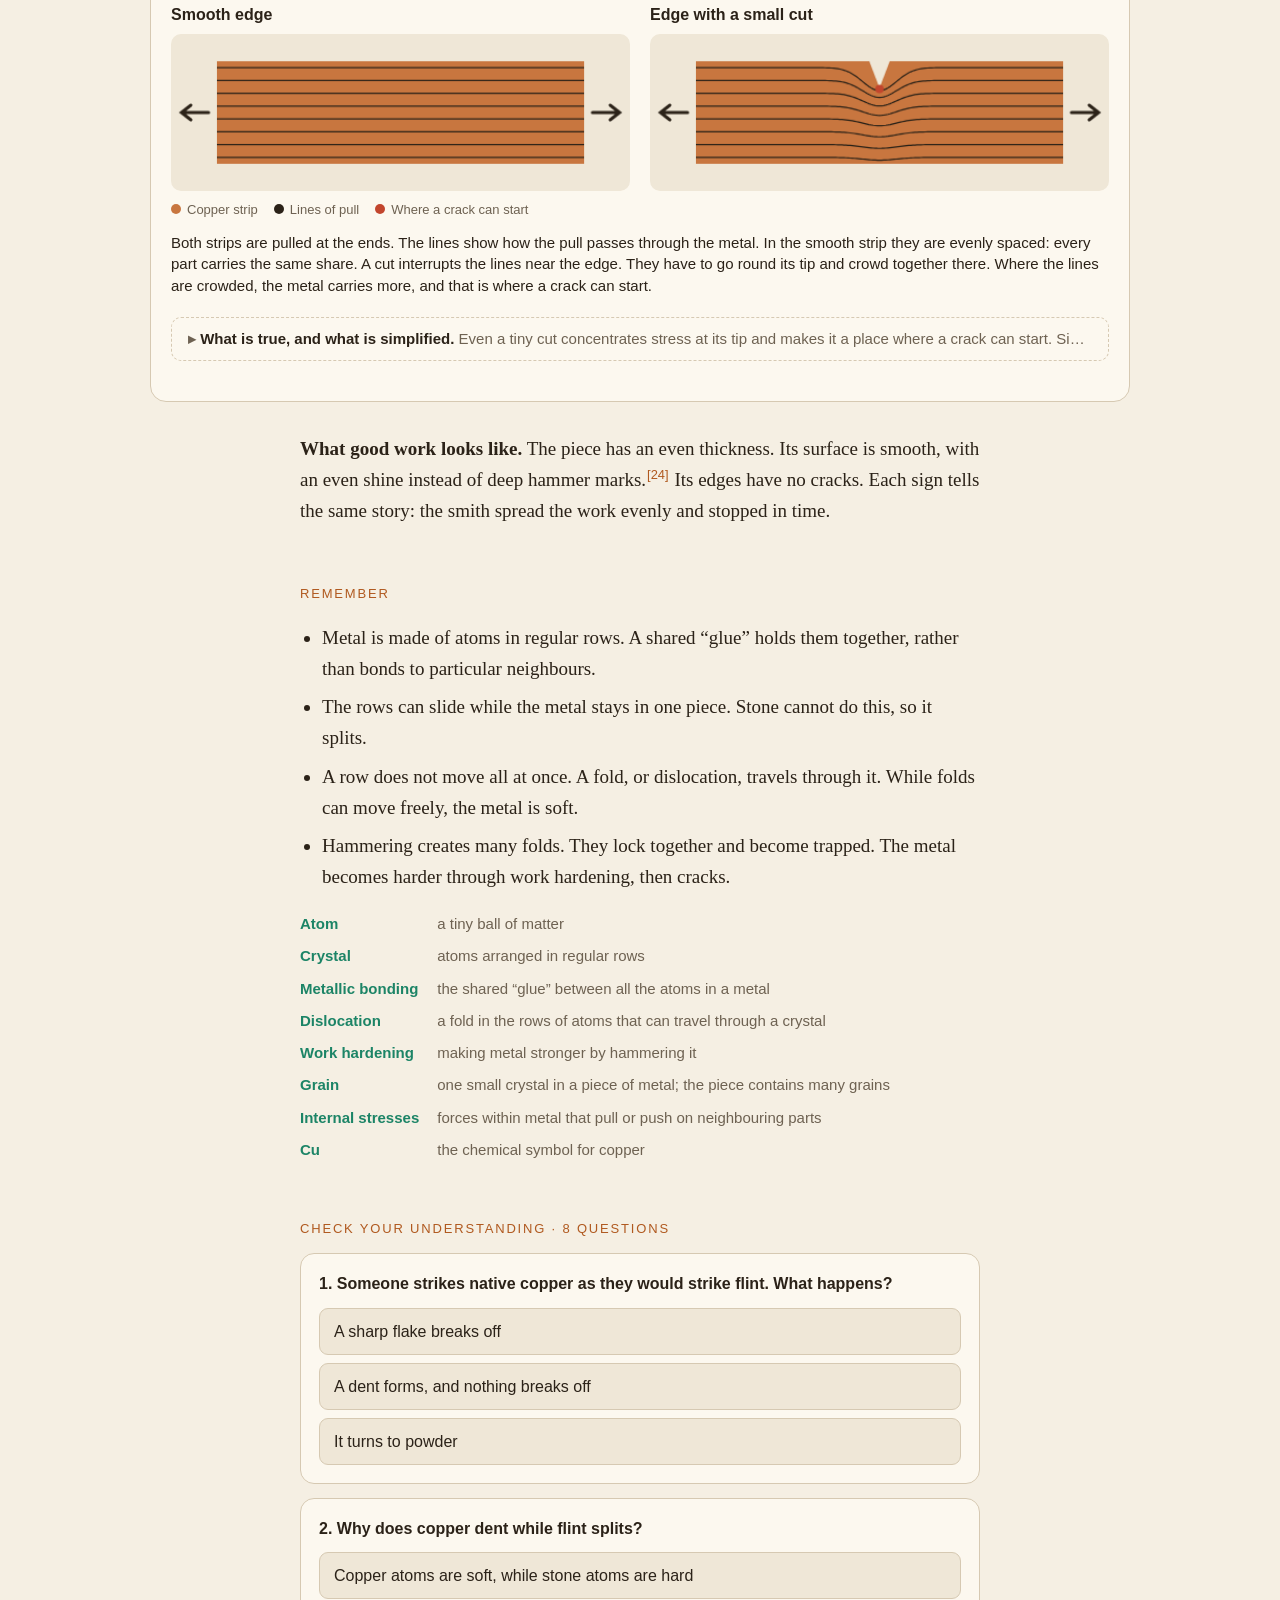
<file: ch1.html>
<!doctype html>
<html lang="en">
<head>
<meta charset="utf-8">
<meta name="viewport" content="width=device-width, initial-scale=1">
<title>Chapter 1. The stone that would not chip | Metal: from nugget to single crystal</title>
<meta name="description" content="For more than two and a half million years, people and their ancestors struck stone against stone. Then someone struck a piece that behaved quite differently.">
<link rel="canonical" href="https://baronets-turk.github.io/metal-book/ch1.html">
<link rel="alternate" hreflang="en" href="https://baronets-turk.github.io/metal-book/ch1.html">
<link rel="alternate" hreflang="ru" href="https://baronets-turk.github.io/metal-book/ru/ch1.html">
<link rel="alternate" hreflang="x-default" href="https://baronets-turk.github.io/metal-book/ch1.html">
<meta property="og:type" content="article">
<meta property="og:title" content="Chapter 1. The stone that would not chip">
<meta property="og:description" content="For more than two and a half million years, people and their ancestors struck stone against stone. Then someone struck a piece that behaved quite differently.">
<meta property="og:url" content="https://baronets-turk.github.io/metal-book/ch1.html">
<meta property="og:image" content="https://baronets-turk.github.io/metal-book/assets/img/native-copper.jpg">
<link rel="stylesheet" href="assets/style.css?v=48">
<script src="assets/ui.en.js?v=48"></script>
<script src="assets/theme.js?v=48"></script>
</head>
<body>

<nav class="topbar">
  <a href="index.html"><span class="back-mark">←</span> Contents</a>
  <span class="chapter-nav"><span class="chapter-step off" aria-hidden="true">‹</span><span class="topbar-info">Chapter 1 of 10</span><a class="chapter-step" href="ch2.html" title="Fire makes copper soft again" aria-label="Fire makes copper soft again">›</a></span>
</nav>

<header class="hero">
  <div class="eyebrow">Chapter 1 · about 8500–7500 BCE · <span class="old-name" tabindex="0" data-now="Today: the larger, Asian part of Turkey.">Anatolia</span>, the <span class="old-name" tabindex="0" data-now="The lands around the eastern Mediterranean, from Turkey and Egypt to Iraq. Also called the Middle East.">Near East</span></div>
  <h1>The stone that would not chip</h1>
  <p class="lead">For more than two and a half million years, people and their ancestors struck stone against stone.<a class="fn" href="#s-tools"></a> Then someone struck a piece that behaved quite differently.</p>
</header>

<div class="core">
  <p><b>The chapter in a few words.</b> Hit copper, and it dents instead of splitting. Its <span class="term">atoms</span>, the tiny balls that make up matter, can slide in rows and still hold together. But each blow leaves trapped “folds” in those rows. These make the metal harder. Eventually, it cracks.</p>
</div>

<main>

<section>
  <div class="step">Step 1 · What people noticed</div>
  <h2>A dent instead of a chip</h2>
  <p>In the Stone Age, a key skill was knowing how to strike <span class="term">flint</span>, a stone, to knock off a sharp flake. Making tools this way was an ordinary, widespread skill. So when someone found an unfamiliar stone, hitting it was a natural thing to try.</p>
  <p>Sometimes a riverbed or a rock face held a heavy, reddish lump with a green crust. This was <span class="term">native copper</span>: pure metal found ready-made in nature. Picture someone striking it and expecting a flake to break off. Nothing breaks away. The blow leaves a dent.</p>
  <figure class="photo">
    <img src="assets/img/native-copper.jpg" alt="A rough, bright piece of reddish copper" width="1280" height="1147" loading="lazy">
    <figcaption>
      <p>A piece of native copper about 4 cm across, seen close up. Its bright, clean surface has none of the green crust described above.</p>
      <p class="credit">Photo: Jonathan Zander, <a href="https://creativecommons.org/licenses/by-sa/3.0/">CC BY-SA 3.0</a>, <a href="https://commons.wikimedia.org/wiki/File:Native_Copper_Macro_Digon3.jpg">Wikimedia Commons</a></p>
    </figcaption>
  </figure>

  <div class="widget" id="w1">
    <div class="widget-title"><strong>Experiment 1. Strike both pieces</strong><span>try several blows</span></div>
    <div class="duo">
      <div class="cell">
        <h4>Flint</h4>
        <svg viewBox="0 0 220 150" id="flint-svg">
          <line x1="20" y1="132" x2="200" y2="132" style="stroke:var(--line)" stroke-width="2"/>
          <g id="flint">
            <polygon class="piece" points="30,60 60,25 100,70 40,100" fill="#8d949c"/>
            <polygon class="piece" points="60,25 110,15 100,70" fill="#a4abb3"/>
            <polygon class="piece" points="110,15 160,35 175,80 100,70" fill="#7b828a"/>
            <polygon class="piece" points="175,80 150,115 90,125 100,70" fill="#969da5"/>
            <polygon class="piece" points="90,125 40,100 100,70" fill="#6f767e"/>
          </g>
        </svg>
      </div>
      <div class="cell">
        <h4>Native copper</h4>
        <svg viewBox="0 0 220 150" id="copper-svg">
          <line x1="5" y1="132" x2="215" y2="132" style="stroke:var(--line)" stroke-width="2"/>
          <g id="copper-g">
            <ellipse id="copper-blob" cx="110" cy="88" rx="52" ry="42" fill="#c97b4a"/>
          </g>
        </svg>
      </div>
    </div>
    <div class="controls">
      <button id="hit-flint">Strike the flint</button>
      <button id="hit-copper">Strike the copper</button>
      <button class="ghost" id="reset-w1">Reset</button>
    </div>
    <div class="caption" id="w1-caption">The two pieces look alike. Both are hard. Both are heavy.</div>
    <div class="note"><b>What is true, and what is simplified.</b> Flint changes shape under these blows by losing flakes. It cannot spread out as copper does. Copper changes shape without losing material.<a class="fn" href="#s-volume"></a> In the drawing, the copper keeps exactly the same area at every step: the increase in width exactly balances the decrease in height. The number of blows is chosen for the picture: three to break the flint, five to flatten the copper. Real flint does not have five ready-made pieces. Where you strike and the angle of the blow determine how a flake breaks off. Real copper also gets harder with each blow and can crack at the edges.<a class="fn" href="#s-replica"></a> This experiment leaves that out; the rest of the chapter explains it.</div>
  </div>

  <p>To that person, this looked like a stone with a new property. You could hammer it into a shape, and it would keep that shape. None of the stones those people knew behaved like this.</p>
  <div class="note"><b>Why copper can be found as metal.</b> Almost all metals in the ground are joined to other substances. They look like ordinary rock. Almost any stone contains a little metal. We call a rock <span class="term">ore</span> only when it contains enough to make extracting the metal worth the work.<a class="fn" href="#s-ore"></a> Copper, gold and silver do not readily join other substances in this way. So, occasionally, they occur pure. The chemical symbol for copper is <b>Cu</b>. It comes from the Latin word cuprum, “metal from Cyprus”.</div>
</section>

<section>
  <div class="step">Step 2 · What people learned to do</div>
  <h2>Cold forging</h2>
  <p>That discovery became a craft. Put a piece of copper on a flat stone and strike it with another stone. Flatten it into a sheet. Roll the sheet into a little tube, and you have a bead. Or hammer the copper into an <span class="term">awl</span>, a pointed tool for making holes, a hook or a pin. This needs no fire. Shaping metal with blows without heating it is called <span class="term">cold forging</span>.</p>
  <p><span class="history">The best-known early collection comes from the settlement of Çayönü Tepesi, in what is now southeastern Turkey. It contains about 113 beads, hooks, awls and pins made from native copper. They date to 8200–7500 BCE.<a class="fn" href="#s-foll"></a> Some finds may be older: copper beads from Aşıklı Höyük, possibly from 8500 BCE or earlier,<a class="fn" href="#s-foll"></a> and a pendant from northern Iraq, dated to about 8700 BCE.<a class="fn" href="#s-copper"></a></span></p>
  <figure class="photo">
    <img src="assets/img/cayonu.jpg" alt="Low stone foundations outlining buildings at an excavation" width="1280" height="796" loading="lazy">
    <figcaption>
      <p>Excavated stone foundations at Çayönü in south-eastern Turkey, photographed in 2017. This is the settlement named above, but the photograph does not identify the part or period shown.</p>
      <p class="credit">Photo: Dûrzan Cîrano, <a href="https://creativecommons.org/licenses/by-sa/4.0/">CC BY-SA 4.0</a>, <a href="https://commons.wikimedia.org/wiki/File:%C3%87ayonu.jpg">Wikimedia Commons</a></p>
    </figcaption>
  </figure>
  <p><span class="history">People near the Great Lakes in North America made the same discovery independently. Wood and cord left on their copper objects date from 8500 to 3580 years ago. They forged the copper and used <span class="term">annealing</span>, heating it to make it soft again. Archaeologists still debate whether they also melted it and <span class="term">cast</span> it, pouring the melted metal into a shape.<a class="fn" href="#s-lakes"></a></span></p>
  <div class="note"><b>The order of events is less clear.</b> The usual story puts cold forging first and heating later. Yet the objects from Çayönü already show signs of heating between rounds of hammering. So far, the finds reveal no clear period when people only forged copper cold. Perhaps that period was short. Perhaps its objects have simply not been found. We study cold forging on its own because it is a separate physical process. This is not a claim about which came first.</div>
  <p>The craft brought two lessons. The more you hammer a piece, the harder it gets. That is useful: an awl made from hammered copper is sharper and does not bend. But every blow also brings the piece closer to cracking at the edges. Then the work must be thrown away.</p>
</section>

<section>
  <div class="step">Step 3 · How people explained it then</div>
  <h2>They left no written explanation</h2>
  <p><span class="history">Writing was still almost five thousand years away. The first tablets from Uruk date to 3350–3200 BCE.<a class="fn" href="#s-uruk"></a> So we have no explanations from the people who first worked copper. We do not know what they thought it was. It is plausible that they saw it as a special kind of stone. But that is a guess, not a fact.</span></p>
  <p><span class="history">The objects themselves tell us how people worked. Cut an ancient bead open and look at the cut surface through a microscope. The pattern in the metal shows whether it was hammered and whether it was heated afterwards.</span> We will return to the microscope in chapter nine. For now, we will look deeper than it can show us.</p>
</section>

<section>
  <div class="step">Step 4 · A look inside</div>
  <h2>What a blow does inside the metal</h2>

  <h3>Meet the atom</h3>
  <p>All matter is made of atoms. For now, picture them as very small balls. In copper and other metals, they do not sit in a jumble. They form neat rows, like oranges stacked on a stall. This regular arrangement is called a <span class="term">crystal</span>. Not every solid has it. In glass, for example, the pattern of atoms does not repeat over long distances.<a class="fn" href="#s-amorph"></a></p>
  <p>In copper, neighbouring atoms are 0.256 nanometres apart. A <span class="term">nanometre</span> is a millionth of a millimetre.<a class="fn" href="#s-copper"></a> About four million copper atoms fit in a row one millimetre long. The balls in the pictures below are enlarged tens of millions of times.</p>

  <h3>Why stone splits and copper dents</h3>
  <p>The difference lies in what holds those tiny balls together.</p>
  <p>Flint is made of <span class="term">quartz</span>, a substance in which silicon and oxygen are joined together: SiO<sub>2</sub>.<a class="fn" href="#s-flint"></a> Each atom is held to particular neighbours by stiff links, called <span class="term">bonds</span>. Imagine little rods between them. Slide one layer past another, and the rods break. They do not join up again. A crack has formed.</p>
  <p>In metal, the atoms are not tied to particular neighbours. A shared “glue” spreads between them all and holds them together. In chapter six, we will meet the <span class="term">electrons</span> that provide this glue. Move a layer by one step. Each atom now has a new neighbour, but the glue is still there. This way of holding atoms together is called <span class="term">metallic bonding</span>.</p>

  <div class="widget" id="w2">
    <div class="widget-title"><strong>Experiment 2. Slide the top layer</strong><span>drag the slider, then release it</span></div>
    <canvas id="w2-canvas"></canvas>
    <div class="controls">
      <span>Slide</span>
      <input type="range" id="w2-slider" min="0" max="100" value="0">
      <button class="ghost" id="w2-reset">Reset</button>
    </div>
    <div class="duo" style="margin-top:12px">
      <div class="caption" id="w2-metal"></div>
      <div class="caption" id="w2-stone"></div>
    </div>
    <div class="note"><b>What is true, and what is simplified.</b> In metal, bonds are not tied to particular neighbours. They form again after a layer slides. In stone, the bonds point in particular directions and do not form again once broken. Those differences are real. The picture is simplified: real crystals have depth, and the <span class="term">lattice</span>, the repeating arrangement of atoms, is more complex in quartz than a square grid. A real stone does not split because a whole layer slides at once. A crack starts at a small flaw and runs through the piece, breaking bonds one after another. Nor does a whole layer move at once in copper. The next experiment shows why.</div>
  </div>

  <p>Try releasing the slider before the halfway point. The copper layer moves back. This return to its old shape is called <span class="term">elasticity</span>. It is why a copper sheet springs back. Release the slider after halfway, and the layer jumps forward by one step and stays there. That is the dent. In real copper, the movement that can spring back is much smaller than half a step. The next section explains why.</p>

  <h3>The layer moves a little at a time</h3>
  <p>Moving a whole layer of atoms at once would take an enormous force. For copper, the calculation gives several <span class="term">gigapascals</span>, units that measure force per area. Yet real, pure metal starts to flow under a load about a thousand times smaller.<a class="fn" href="#s-strength"></a> Something must make movement easier.</p>
  <p>Try pulling a large carpet across the floor by its edge. It is hard work. Now make a fold and push it from one end to the other. The carpet moves by the width of the fold with almost no effort. Something similar happens in a crystal. A small “fold” travels through it: a place with an extra row of atoms. At any moment, only one line of bonds breaks and joins up again.</p>
  <p>The scientific name for this fold is a <span class="term">dislocation</span>. It is what makes the metal soft.</p>

  <div class="widget" id="w3">
    <div class="widget-title"><strong>Experiment 3. Move a fold through the crystal</strong><span>coloured atoms: where the lattice is most distorted</span></div>
    <canvas id="w3-canvas"></canvas>
    <div class="controls">
      <button id="w3-hit">Strike</button>
      <button class="ghost" id="w3-reset">Reset</button>
    </div>
    <div class="caption" id="w3-caption"></div>
    <div class="note"><b>What is true, and what is simplified.</b> The fold has the right structure: an extra half-row of atoms above it. It shifts the crystal by exactly one atom and leaves a step at the edge when it comes out. The picture is a flat slice. In a crystal with depth, the fold is a line running into the screen. The atoms near it follow a smooth curve drawn for the model. Their positions were not calculated from the forces between atoms.</div>
  </div>

  <p>Now watch the same process one step at a time, with lines between the atoms. Each line joins two atoms facing each other across the <span class="term">slip plane</span>, the surface along which the layers slide. The more a line stretches, the redder it gets. In both windows, the top layer ends up one atom further along. Watch how many lines are stretched at any one moment.</p>

  <div class="widget" id="w5">
    <div class="widget-title"><strong>Experiment 4. Two ways to move a layer, step by step</strong><span>press Step in each window</span></div>
    <div class="steps-duo">
      <div>
        <h4>The whole layer at once</h4>
        <canvas id="w5a-canvas"></canvas>
        <div class="controls">
          <button class="ghost" id="w5a-back">Back</button>
          <button id="w5a-step">Step</button>
          <button class="ghost" id="w5a-play">Play</button>
        </div>
        <div class="meter-head" style="margin-top:12px"><span>Bonds stretched now</span><b id="w5a-now"></b></div>
        <div class="meter-head"><span>Most stretched at once</span><b id="w5a-max"></b></div>
        <div class="caption" id="w5a-cap"></div>
      </div>
      <div>
        <h4>With a fold</h4>
        <canvas id="w5b-canvas"></canvas>
        <div class="controls">
          <button class="ghost" id="w5b-back">Back</button>
          <button id="w5b-step">Step</button>
          <button class="ghost" id="w5b-play">Play</button>
        </div>
        <div class="meter-head" style="margin-top:12px"><span>Bonds stretched now</span><b id="w5b-now"></b></div>
        <div class="meter-head"><span>Most stretched at once</span><b id="w5b-max"></b></div>
        <div class="caption" id="w5b-cap"></div>
      </div>
    </div>
    <div class="note"><b>What is true, and what is simplified.</b> If the whole layer moves at once, all bonds across the slip plane stretch together. When a fold passes, one bond changes neighbours at a time. Both routes give the same final shift: one atom.<a class="fn" href="#s-glide"></a> The drawing is a flat, square grid. Copper has a more closely packed lattice with depth. The lines are only guides. A metal atom does not have a separate bond to one particular neighbour: remember the shared glue. Each line simply marks the nearest atom opposite. The counter calls a line stretched when its sideways movement exceeds 15% of the distance between atoms. That threshold was chosen to make the picture clear; it is not a measured value. The atoms near the fold follow a drawn curve, not a calculation of forces.</div>
  </div>

  <h3>Why hammering makes copper harder</h3>
  <p>Every blow creates new folds. When there are few, they can travel freely through the metal, and the piece changes shape easily. But folds get in each other’s way. Two meet on neighbouring rows and lock together. A third runs into them. A fourth runs into the third.</p>
  <p>With its folds trapped, the metal is harder to reshape: nothing is free to move. You can feel the difference through the hammer. This strengthening by blows is called <span class="term">work hardening</span>. Copper hardened in this way is about twice as hard as soft copper. A native copper axe from the Great Lakes was left as it was after cold forging. Its hardness is 116 on the <span class="term">Vickers scale</span>, a scale for measuring hardness. A spearhead heated in a fire after forging measures 59.<a class="fn" href="#s-hard"></a> When folds have almost nowhere to go, the metal can no longer give way to a blow by changing shape. The load builds up in the most crowded places, and cracks open there.</p>
  <p>There is a precise rule: strength grows as the square root of the density of folds, meaning how closely they are packed.<a class="fn" href="#s-workhard"></a> Put simply, to double the extra strength, you need four times as many folds.</p>

  <h3>A piece of metal is made of grains</h3>
  <p>A piece of metal is almost never one crystal. It consists of many small crystals joined tightly together. In each, the rows of atoms point in a different direction. Each small crystal is called a <span class="term">grain</span>. The place where two grains meet is a <span class="term">grain boundary</span>.<a class="fn" href="#s-grains"></a></p>

  <div class="widget" id="w-grains">
    <div class="widget-title"><strong>Diagram. Grains</strong><span>not to scale</span></div>
    <svg viewBox="0 0 600 220" style="width:100%;height:auto;border-radius:10px;background:var(--well)">
      <defs>
        <pattern id="gr1" width="12" height="12" patternUnits="userSpaceOnUse" patternTransform="rotate(0)"><circle cx="6" cy="6" r="3.6" fill="#c97b4a"/></pattern>
        <pattern id="gr2" width="12" height="12" patternUnits="userSpaceOnUse" patternTransform="rotate(27)"><circle cx="6" cy="6" r="3.6" fill="#c97b4a"/></pattern>
        <pattern id="gr3" width="12" height="12" patternUnits="userSpaceOnUse" patternTransform="rotate(-16)"><circle cx="6" cy="6" r="3.6" fill="#c97b4a"/></pattern>
        <pattern id="gr4" width="12" height="12" patternUnits="userSpaceOnUse" patternTransform="rotate(48)"><circle cx="6" cy="6" r="3.6" fill="#c97b4a"/></pattern>
        <pattern id="gr5" width="12" height="12" patternUnits="userSpaceOnUse" patternTransform="rotate(11)"><circle cx="6" cy="6" r="3.6" fill="#c97b4a"/></pattern>
        <pattern id="gr6" width="12" height="12" patternUnits="userSpaceOnUse" patternTransform="rotate(-36)"><circle cx="6" cy="6" r="3.6" fill="#c97b4a"/></pattern>
      </defs>
      <g style="stroke:var(--patina)" stroke-width="2.5" stroke-linejoin="round">
        <polygon points="0,0 210,0 150,95 0,110" fill="url(#gr1)"/>
        <polygon points="210,0 420,0 450,100 300,120 150,95" fill="url(#gr2)"/>
        <polygon points="420,0 600,0 600,120 450,100" fill="url(#gr3)"/>
        <polygon points="0,110 150,95 300,120 170,220 0,220" fill="url(#gr4)"/>
        <polygon points="300,120 450,100 380,220 170,220" fill="url(#gr5)"/>
        <polygon points="450,100 600,120 600,220 380,220" fill="url(#gr6)"/>
      </g>
      <rect x="262" y="26" width="92" height="46" fill="none" style="stroke:var(--fold-move)" stroke-width="2" stroke-dasharray="6 4"/>
    </svg>
    <div class="legend">
      <span style="--c:var(--atom)">atoms; rows point a different way in each grain</span>
      <span style="--c:var(--patina)">grain boundaries</span>
      <span style="--c:var(--fold-move)">dashed outline: a patch like the one in the lens</span>
    </div>
    <div class="note"><b>What is true, and what is simplified.</b> Metal really does contain grains whose rows point in different directions. The sizes are simplified. Copper grains range from hundredths of a millimetre to almost a millimetre. Measured ranges include 0.02–0.08 mm and 0.03–0.7 mm.<a class="fn" href="#s-grains"></a> So a real grain has tens of thousands to millions of atoms across it, not the few dozen shown here. The atoms at the boundaries are only a rough sketch.</div>
  </div>

  <h3>Where folds come from, and why they travel both ways</h3>
  <p>A hammer does not push a fold as your hand pushes a fold in a carpet. A blow squeezes the whole piece. Throughout it, a force tries to slide the layers of atoms past each other. This effect is strongest on planes at an angle to the blow.<a class="fn" href="#s-crss"></a></p>
  <p>Folds come in two kinds, called opposite <span class="term">signs</span>. One has its extra half-row above it; the other has it below. The same force drives folds of opposite signs in opposite directions.<a class="fn" href="#s-opposite"></a> That is why folds in the lens move both left and right, although the hammer strikes from one side.</p>
  <p>When the metal first starts to change shape, folds mostly begin at uneven places on grain boundaries. They also start at the surface of the piece. But this matters little in a metal made of many grains: most grains do not touch the surface.<a class="fn" href="#s-disl"></a> Inside a grain, there are sources that release a fold as a closed loop under load. The loop expands in every direction.<a class="fn" href="#s-frank"></a> Our picture is a flat slice. A loop crosses that slice in two places, so it looks like two folds of opposite signs moving apart.<a class="fn" href="#s-loop"></a> Between them, the layer has already shifted by one atom.</p>
  <div class="widget" id="w-pair">
    <div class="widget-title"><strong>Example, step by step. Where two folds come from</strong><span id="p-count"></span></div>
    <canvas id="p-canvas"></canvas>
    <div class="legend">
      <span style="--c:var(--atom)">copper atom</span>
      <span style="--c:var(--atom-hot)">distorted lattice, shifted layer</span>
      <span style="--c:var(--patina)">marked column of atoms</span>
      <span style="--c:var(--fold-move)">fold, direction of force</span>
    </div>
    <div class="controls">
      <button class="ghost" id="p-back">Back</button>
      <button id="p-next">Next</button>
    </div>
    <div class="caption" id="p-caption"></div>
    <div class="note"><b>What is true, and what is simplified.</b> The sliding force is strongest on planes at an angle to the blow.<a class="fn" href="#s-crss"></a> A source releases a fold as a closed loop that grows.<a class="fn" href="#s-frank"></a> A flat slice crosses the loop in two places, which look like two folds of opposite signs moving apart, and the layer between them has shifted by one atom.<a class="fn" href="#s-loop"></a><a class="fn" href="#s-opposite"></a> Simplified: the block is one crystal with one plane drawn at a fixed slant, the loop is drawn as a circle, and how the source makes the loop is not shown. Real loops are uneven, and a real piece has many grains and many planes. The speed of the folds is set by hand.</div>
  </div>
  <p>Moving folds are more than a helpful picture. <span class="history">In 1956, the researchers Hirsch, Horne and Whelan recorded dislocations moving through thin aluminium foil with an electron microscope.<a class="fn" href="#s-hirsch"></a> They saw the motion directly.</span></p>

  <p>The lens below shows a small patch inside one grain. Its meters show hardness and <span class="term">ductility</span>, the ability to change shape without cracking. Grain boundaries also block folds. In the next grain, the rows point a different way, so a fold cannot simply carry on. We will look more closely at grains in chapters 2 and 9.</p>

  <div class="widget" id="w-wall">
    <div class="widget-title"><strong>Example, step by step. A fold at a grain boundary</strong><span id="b-count"></span></div>
    <canvas id="b-canvas"></canvas>
    <div class="legend">
      <span style="--c:var(--atom)">copper atom</span>
      <span style="--c:var(--atom-hot)">distorted lattice</span>
      <span style="--c:var(--fold-move)">moving fold</span>
      <span style="--c:var(--patina)">stopped fold</span>
    </div>
    <div class="controls">
      <button class="ghost" id="b-back">Back</button>
      <button id="b-next">Next</button>
    </div>
    <div class="caption" id="b-caption"></div>
    <div class="note"><b>What is true, and what is simplified.</b> A grain boundary is a barrier to folds. Folds on the same plane stop at it one behind another.<a class="fn" href="#s-pileup"></a> Simplified: the boundary is drawn as a straight gap, and the tilt of the second grain was chosen by hand. A real boundary is uneven and a few atoms wide. When enough folds have gathered, their push can start a new shift in the next grain. This is not shown. The speed of the folds is set by hand.</div>
  </div>

  <div class="widget" id="w4">
    <div class="widget-title"><strong>Lens. Work hardening</strong><span>a view inside a piece of copper</span></div>
    <canvas id="lens-canvas"></canvas>
    <div class="legend">
      <span style="--c:var(--atom)">copper atom</span>
      <span style="--c:var(--atom-hot)">distorted lattice</span>
      <span style="--c:var(--fold-move)">moving fold</span>
      <span style="--c:var(--patina)">trapped fold</span>
    </div>
    <div class="lens-side">
      <svg viewBox="0 0 220 110" id="nugget-svg">
        <line x1="10" y1="92" x2="210" y2="92" style="stroke:var(--line)" stroke-width="2"/>
        <rect id="nugget" x="70" y="46" width="80" height="46" rx="14" fill="#c97b4a"/>
        <g id="nugget-cracks" style="stroke:var(--well)" stroke-width="2.5" stroke-linecap="round" visibility="hidden">
          <path id="crack-l" d="M0 0" fill="none"/>
          <path id="crack-r" d="M0 0" fill="none"/>
        </g>
        <text x="110" y="20" text-anchor="middle" style="fill:var(--muted)" font-family="-apple-system, sans-serif" font-size="11">the same piece from outside</text>
      </svg>
      <div>
        <div class="meter">
          <div class="meter-head"><span>Hardness</span><b id="m-hard">×1.0</b></div>
          <div class="bar"><i id="b-hard"></i></div>
        </div>
        <div class="meter">
          <div class="meter-head"><span>Ductility left (how much more it can change shape)</span><b id="m-duct">100%</b></div>
          <div class="bar"><i id="b-duct" class="green"></i></div>
        </div>
        <div class="meter-head"><span>Blows: <b id="m-blows">0</b></span><span>Trapped folds: <b id="m-stuck">0</b></span></div>
      </div>
    </div>
    <div class="controls">
      <button id="lens-hit">Strike with the hammer</button>
      <button class="ghost" id="lens-reset">Reset</button>
      <button disabled>Heat: coming in chapter 2</button>
    </div>
    <div class="caption" id="lens-caption">A fresh nugget. In this small window, the rows are regular and no folds are visible. Strike it. Watch how many folds pass through and how many get trapped.</div>
    <div class="note"><b>What is true, and what is simplified.</b> Blows create folds. Folds block each other and become trapped. More trapped folds mean harder metal with less room to change shape. The hardness meter follows the real rule: the square root of the number of trapped folds. Its upper limit is set to the measured “about twice as hard”. The empty starting window is a simplification. Soft copper already has folds, but they are sparse enough to miss this small patch. Indeed, copper is soft because it has folds that are free to move. A crystal with no folds at all is very hard to shift.<a class="fn" href="#s-workhard"></a> There are other simplifications. This is a flat slice with one direction of sliding. Copper has twelve such directions, and folds mainly get trapped where different directions cross. Each pair here is a slice through a loop from a source inside a grain. Its starting point is chosen at random. In real metal, early folds mostly start at grain boundaries, which this window does not show. The sliding layers are horizontal because the view is turned to line up with them. A real hammer strikes at an angle to them. The number of folds that triggers a crack is set by hand. In real work, failure depends on the shape of the object and how it is struck.</div>
  </div>

  <p>This window will stay with us throughout the book. Later chapters will add new controls: fire, atoms of other substances, and fast or slow cooling.</p>
</section>

<section>
  <div class="step">Step 5 · What it made possible, and what stood in the way</div>
  <h2>A hard awl and a cracked piece of copper</h2>
  <p>Long before copper, people shaped stone, bone and wood by taking material away. They chipped, cut or ground it off. Cold forging gave them a strong material they could reshape with blows, losing nothing. They could flatten it into a sheet, draw it out into a rod or bend it into a hook. Work hardening made an object harder without adding anything. People deliberately hammered the working edge of an awl or blade.</p>
  <p>But work hardening also set a limit. You could not forge a large object from a nugget: the copper would become hard and split before it reached the right shape. The craft needed a way to make hammered copper soft again.</p>
</section>

<section>
  <div class="step">The craft</div>
  <h2>How to forge copper cold</h2>
  <p>These are today’s working rules for people who hammer copper and silver by hand, together with lessons from a modern experiment with native copper. <span class="history">We do not know which of them the first coppersmiths followed.</span></p>
  <ul class="craft">
    <li><b>Use many light blows, with each mark overlapping the last.</b><a class="fn" href="#s-planish"></a><a class="fn" href="#s-planishdt"></a> Work over the whole piece several times, evenly, instead of finishing one spot first.<a class="fn" href="#s-even"></a> A heavily hammered spot beside a barely hammered one leaves strong <span class="term">internal stresses</span>, forces within the metal that pull or push on neighbouring parts. These help cracks start.<a class="fn" href="#s-even"></a> A blow that is too heavy leaves a small hollow instead of a smooth surface.<a class="fn" href="#s-planish"></a></li>
    <li><b>Keep the tools and the copper smooth and clean.</b> This includes the face of the hammer that touches the metal and the surface beneath the piece. Hammer faces used for finishing are polished so they do not mark the work.<a class="fn" href="#s-planish"></a> Grit or dirt on the copper gets hammered into its surface.<a class="fn" href="#s-planishdt"></a> A dent is metal pushed aside, not metal removed.<a class="fn" href="#s-even"></a> So a mark on the tool is copied into the softer copper.<a class="fn" href="#s-planishdt"></a></li>
    <li><b>Watch where the metal spreads.</b> Hammering moves metal; it does not remove it.<a class="fn" href="#s-volume"></a> Where the hammer falls, the piece gets thinner and spreads.<a class="fn" href="#s-volume"></a> Layers of atoms slide over each other without losing atoms. The <span class="term">volume</span>, the amount of space the metal takes up, stays the same.<a class="fn" href="#s-volume"></a> Stretch one place too far and it fails there.<a class="fn" href="#s-sinking"></a></li>
    <li><b>Stop when the copper becomes hard to shape.</b> This is the central rule. In a modern experiment, a piece of native copper started at 10 mm thick.<a class="fn" href="#s-replica"></a> After a few minutes of cold hammering, it was about 30% thinner and noticeably harder to shape.<a class="fn" href="#s-replica"></a> At about 50% thinner, it was extremely hard to work and cracks appeared at the edges.<a class="fn" href="#s-replica"></a> In this experiment, hammering alone could not turn the 10 mm piece into a 1 mm sheet.<a class="fn" href="#s-replica"></a> The reason is the trapped folds we met in this chapter: they block further movement. Heating allowed the work to continue; chapter two explains how.<a class="fn" href="#s-replica"></a></li>
    <li><b>Keep the edges smooth and rounded; remove small cuts before going on.</b> Even a tiny cut concentrates stress at its tip, making that a place where a crack can start.<a class="fn" href="#s-even"></a> A sharp corner does the same, though less strongly.<a class="fn" href="#s-even"></a> In the native copper experiment, the cracks appeared at the edges.<a class="fn" href="#s-replica"></a></li>
    <li><b>Finish with cold hammering if the object needs to be hard.</b> A tool hammered last and not softened afterwards keeps its hardness.<a class="fn" href="#s-finalwork"></a> Measurements on some later Copper Age axes show final cold hammering that reduced the thickness by roughly 20–40%.<a class="fn" href="#s-finalwork"></a> Beyond that range, more hammering added little hardness.<a class="fn" href="#s-finalwork"></a> These axes were made by pouring melted copper into a shape. Their copper contained a small amount of another substance from nature; it was not the native copper of this chapter.<a class="fn" href="#s-finalwork"></a></li>
  </ul>
  <div class="widget" id="w-notch">
    <div class="widget-title"><strong>Picture. Why a small cut is dangerous</strong><span>a strip pulled at both ends</span></div>
    <div class="steps-duo">
      <div>
        <h4>Smooth edge</h4>
        <canvas id="x-smooth"></canvas>
      </div>
      <div>
        <h4>Edge with a small cut</h4>
        <canvas id="x-cut"></canvas>
      </div>
    </div>
    <div class="legend">
      <span style="--c:var(--atom)">Copper strip</span>
      <span style="--c:var(--text)">Lines of pull</span>
      <span style="--c:var(--danger)">Where a crack can start</span>
    </div>
    <div class="caption">Both strips are pulled at the ends. The lines show how the pull passes through the metal. In the smooth strip they are evenly spaced: every part carries the same share. A cut interrupts the lines near the edge. They have to go round its tip and crowd together there. Where the lines are crowded, the metal carries more, and that is where a crack can start.</div>
    <div class="note"><b>What is true, and what is simplified.</b> Even a tiny cut concentrates stress at its tip and makes it a place where a crack can start.<a class="fn" href="#s-even"></a> Simplified: the lines are a way of drawing the pull, not something that can be seen in metal. Their number and how tightly they crowd were set by hand, not calculated. The cut is drawn much larger than a real small cut.</div>
  </div>
  <p><b>What good work looks like.</b> The piece has an even thickness. Its surface is smooth, with an even shine instead of deep hammer marks.<a class="fn" href="#s-planishdt"></a> Its edges have no cracks. Each sign tells the same story: the smith spread the work evenly and stopped in time.</p>
</section>

</main>

<div class="recap">
  <div class="step">Remember</div>
  <ul>
    <li>Metal is made of atoms in regular rows. A shared “glue” holds them together, rather than bonds to particular neighbours.</li>
    <li>The rows can slide while the metal stays in one piece. Stone cannot do this, so it splits.</li>
    <li>A row does not move all at once. A fold, or dislocation, travels through it. While folds can move freely, the metal is soft.</li>
    <li>Hammering creates many folds. They lock together and become trapped. The metal becomes harder through work hardening, then cracks.</li>
  </ul>
  <dl class="words">
    <dt>Atom</dt><dd>a tiny ball of matter</dd>
    <dt>Crystal</dt><dd>atoms arranged in regular rows</dd>
    <dt>Metallic bonding</dt><dd>the shared “glue” between all the atoms in a metal</dd>
    <dt>Dislocation</dt><dd>a fold in the rows of atoms that can travel through a crystal</dd>
    <dt>Work hardening</dt><dd>making metal stronger by hammering it</dd>
    <dt>Grain</dt><dd>one small crystal in a piece of metal; the piece contains many grains</dd>
    <dt>Internal stresses</dt><dd>forces within metal that pull or push on neighbouring parts</dd>
    <dt>Cu</dt><dd>the chemical symbol for copper</dd>
  </dl>
</div>

<div class="recap" id="quiz">
  <div class="step">Check your understanding · 8 questions</div>
  <div id="quiz-box"></div>
</div>

<div class="next">
  <div><a href="ch2.html">
    <small>Next · chapter 2 →</small>
    <h2>Fire makes copper soft again</h2>
    <p>A piece of copper has become hard and is close to cracking. After a spell in the fire and time to cool, it can be shaped again, like a fresh nugget. We do not know how people discovered this. But even the objects from Çayönü show signs of heating. What does fire do to the folds?</p>
  </a></div>
</div>

<div class="recap" style="margin-top:0;padding-bottom:90px">
  <div class="step">Sources</div>
  <p style="font-size:16px;color:var(--muted)">“Abstract only” or “excerpt only” means that the full text was unavailable. The fact comes from the abstract or a quoted passage. All other sources were checked in full.</p>
  <ol class="sources">
    <li id="s-foll">Çayönü Tepesi: number of objects, dates of 8200–7500 BCE, and heating between rounds of hammering. Also Aşıklı Höyük: H. Föll, <a href="https://www.tf.uni-kiel.de/matwis/amat/iss/kap_a/advanced/ta_1_2c.html">Early Places With Metals</a>, Kiel University, citing Yalçin 2008 and Yalçin &amp; Pernicka 1999.</li>
    <li id="s-copper">The pendant from northern Iraq dated to about 8700 BCE; native copper; Cu from cuprum; distance between atoms, with a lattice parameter of 361.5 pm and an atomic radius of 128 pm: <a href="https://en.wikipedia.org/wiki/Copper">Wikipedia, Copper</a>.</li>
    <li id="s-lakes">Great Lakes finds dated to 8500–3580 years ago: Pompeani et al., <a href="https://doi.org/10.1017/RDC.2021.7">On the Timing of the Old Copper Complex in North America</a>, Radiocarbon 63(2), 2021 (abstract only). Forging and annealing, and the debate over casting: <a href="https://en.wikipedia.org/wiki/Old_Copper_complex">Wikipedia, Old Copper complex</a>.</li>
    <li id="s-tools">Stone tools from 3.3 and 2.6 million years ago: <a href="https://www.sciencenews.org/article/earliest-known-stone-tools-unearthed-kenya">Science News</a> on Harmand et al., Nature, 2015; the paper itself in the <a href="https://doi.org/10.1038/nature14464">author’s version</a>.</li>
    <li id="s-uruk">The first Uruk tablets, 3350–3200 BCE: <a href="https://en.wikipedia.org/wiki/Proto-cuneiform">Wikipedia, Proto-cuneiform</a>. The conventional date for the start of writing used to be 3200. Newer dating places it at 3350–3300.</li>
    <li id="s-flint">Flint as quartz with very small crystals, SiO<sub>2</sub>: <a href="https://en.wikipedia.org/wiki/Flint">Wikipedia, Flint</a>.</li>
    <li id="s-ore">Ore as rock with an unusually high amount of a valuable mineral, enough to justify extraction: <a href="https://en.wikipedia.org/wiki/Ore">Wikipedia, Ore</a>.</li>
    <li id="s-amorph">Crystalline and amorphous solids; glass as a solid without long-range atomic order: <a href="https://openstax.org/books/chemistry-2e/pages/10-5-the-solid-state-of-matter">OpenStax, Chemistry 2e, §10.5</a>.</li>
    <li id="s-workhard">Work hardening; strength growing as the square root of dislocation density; failure when no more change of shape is possible; high strength with no dislocations and low strength with a moderate number: <a href="https://en.wikipedia.org/wiki/Work_hardening">Wikipedia, Work hardening</a>.</li>
    <li id="s-frank">A source inside a crystal releases expanding loops, the Frank–Read source: <a href="https://en.wikipedia.org/wiki/Frank%E2%80%93Read_source">Wikipedia, Frank–Read source</a>; <a href="https://www.tf.uni-kiel.de/matwis/amat/def_en/kap_5/backbone/r5_3_2.html">H. Föll, Generation of Dislocations</a>, Kiel University; <a href="https://eng.libretexts.org/Bookshelves/Materials_Science/TLP_Library_II/7%3A_Mechanisms_of_Plasticity/7.2%3A_Dislocation_Generation">DoITPoMS, Dislocation Generation</a> (copy on LibreTexts).</li>
    <li id="s-disl">A fold as the boundary between shifted and unshifted material; folds starting at uneven grain boundaries early in deformation; the small role of the outer surface in metal with many grains; the unlikely creation of two opposite folds by local sliding: <a href="https://en.wikipedia.org/wiki/Dislocation">Wikipedia, Dislocation</a>.</li>
    <li id="s-opposite">Folds of opposite signs move in opposite directions under the same load: <a href="https://www.nature.com/articles/srep16892">Probing the character of ultra-fast dislocations</a>, Scientific Reports, 2015.</li>
    <li id="s-glide">Experiment 4: moving a whole layer and moving it by a fold, step by step: <a href="https://www.doitpoms.ac.uk/tlplib/dislocations/dislocation_glide.php">DoITPoMS, Introduction to Dislocations, Dislocation glide</a>, Cambridge.</li>
    <li id="s-loop">“A loop in a flat slice looks like a pair of folds moving apart” is the textbook author’s inference from the descriptions of loops, slip boundaries and the motion of folds of opposite signs. No source gives that description directly.</li>
    <li id="s-hirsch">Direct observation of moving dislocations: Hirsch, Horne, Whelan, <a href="https://scilit.com/publications/8644e5d9c96369b06684ea80bce6a4ad">Direct observations of the arrangement and motion of dislocations in aluminium</a>, Philosophical Magazine 1, 677–684, 1956 (abstract only).</li>
    <li id="s-crss">The force that causes sliding on angled planes under compression: <a href="https://en.wikipedia.org/wiki/Critical_resolved_shear_stress">Wikipedia, Critical resolved shear stress</a>.</li>
    <li id="s-pileup">A grain boundary as a barrier to folds, and folds gathering at it on one plane: <a href="https://www.doitpoms.ac.uk/tlplib/work_harden/HTML5/gbhardening.html">DoITPoMS, Grain boundary hardening in a poly-crystal</a>.</li>
    <li id="s-grains">Grains and grain boundaries: <a href="https://fiskalloy.com/?p=714">Fisk Alloy, Grain Size</a>. Grain sizes of 0.03–0.7 mm: <a href="https://onemine.org/documents/part-ii-papers-effect-of-grain-size-and-annealing-treatment-on-steady-state-creep-of-copper">study of copper creep</a>, 1968 (abstract only). Sizes of 20–80 μm: <a href="https://arxiv.org/abs/2403.03198">arXiv:2403.03198</a>.</li>
    <li id="s-hard">Hardness of ancient native copper objects from the Great Lakes: a cold-forged axe, 116 Vickers units; a spearhead with fully renewed grains, 59: <a href="http://www.scielo.br/j/mr/a/JmSCx5Vc4Nd4JdcBWghvXRf/?lang=en">History of the Recrystallisation of Metals</a>, Materials Research, 2020, caption to figure 1. These are two different objects, not one piece before and after heating. That is why the text says “about twice”. Another measurement, on modern pure copper, gives 47±3 units after heat treatment and 90–110 without it: <a href="https://arxiv.org/abs/2403.03198">arXiv:2403.03198</a>.</li>
    <li id="s-strength">Calculated shear strength of about G/2π, compared with real values of 0.5–10 MPa for metals: <a href="https://www.princeton.edu/~maelabs/mae324/07/07mae_19.htm">Princeton MAE 324 course notes</a> (excerpt only). The copper shear modulus of 48 GPa comes from Wikipedia, Copper. Dividing gives the “several gigapascals” in the text.</li>
    <li id="s-replica">Cold hammering of native copper: harder to shape at 30% thinning, extremely hard to work and edge cracks at 50%; reducing a 10 mm piece to 1 mm was not feasible by hammering alone in this experiment: Chastain, Deymier-Black, Kelly, Brown and Dunand, <a href="https://www.dunand.northwestern.edu/pdf/chastain2011.pdf">Metallurgical analysis of copper artifacts from Cahokia</a>, Journal of Archaeological Science 38, 2011.</li>
    <li id="s-even">Even working in several passes, internal stresses between worked and unworked areas, cuts and corners as starting points for cracks, and dents as displaced metal: <a href="https://orchid.ganoksin.com/t/forging-fine-silver-got-a-crack/19263">Ganoksin Orchid, Forging fine silver, got a crack</a>, 2003. A jewellers’ forum discussing silver; the explanation of stresses and cracks was given by a metallurgist.</li>
    <li id="s-planish">Light repeated blows, hollows from blows that are too heavy, and polished hammer faces: <a href="https://en.wikipedia.org/wiki/Planishing">Wikipedia, Planishing</a>.</li>
    <li id="s-planishdt">Cleaning metal before finishing, overlapping blows, and an even shine instead of deep hammer marks: <a href="https://wiki.dtonline.org/index.php/Planishing">DT Online, Planishing</a>. A teaching wiki for school metalwork. The statement that a tool’s marks are copied into softer copper is the textbook author’s inference.</li>
    <li id="s-volume">Volume stays the same when crystal layers slide: <a href="https://www.doitpoms.ac.uk/tlplib/slip/slip_in_hcp3.php">DoITPoMS, Slip in single crystals</a>, Cambridge.</li>
    <li id="s-sinking">Stretching makes metal thinner, and taking it too far can make it fail: <a href="https://en.wikipedia.org/wiki/Sinking_(metalworking)">Wikipedia, Sinking (metalworking)</a>.</li>
    <li id="s-finalwork">Final cold working of Copper Age axes, roughly 20–40% thinning, and the levelling-off of hardness beyond that range: T. Kienlin, <a href="https://www.tf.uni-kiel.de/matwis/amat/iss/kap_a/articles/kienlin_2011_casting_details.pdf">Aspects of the Development of Casting and Forging Techniques from the Copper Age to the Early Bronze Age</a>, 2011. These were cast axes of copper containing arsenic, not native copper.</li>
  </ol>
</div>

<script src="assets/places.js?v=48"></script>
<script src="assets/core.js?v=48"></script>
<script src="assets/lang.js?v=48"></script>
<script>
window.T = {
  stepCount: 'Step {n} of {total}',
  wall: [
    'Two grains side by side. In each, the atoms stand in rows, but the rows of the right grain point a different way. The place where the grains meet is a grain boundary.',
    'A blow sets a fold moving in the left grain. It runs along the rows towards the boundary.',
    'The fold has reached the boundary and stopped. In the next grain the rows point another way, so there is no row for it to carry on along.',
    'More folds come along the same rows and stop behind the first. A queue of stopped folds forms at the boundary. In a metal with small grains, a fold meets a boundary after a short run.'
  ],
  source: [
    'A blow squeezes the whole piece from above and below. Inside it, the two halves on either side of a slanted plane try to slide past each other. The lens looks along such a plane, so in the next steps the plane is drawn level.',
    'Rows of copper atoms along such a plane. The force pushes the rows above the dashed line to the right and the rows below it to the left. One column of atoms is marked so that a shift will be easy to see.',
    'The same plane seen from above. A source inside the grain has released a fold as a closed loop. Inside the loop, the layer has already shifted by one atom. The loop grows in every direction. Our flat picture is the dashed line, and it crosses the loop in two places.',
    'Back to the view from the side. The two crossings are two folds. One has its extra half-row above it, the other below: they are of opposite signs.',
    'The same force drives them apart, one to the left and one to the right. Between them, the upper rows have moved one atom to the right. Look at the marked column: its upper half no longer stands over the lower half.'
  ],
  hitStart: 'The two pieces look alike. Both are hard. Both are heavy.',
  flint: ['Flint: a sharp flake breaks off. This is what you want for a knife or scraper.', 'Flint: another flake. Each blow takes something away.', 'The flint has split. Stone cannot change shape this way. It either stays whole or breaks.'],
  copper: ['Copper: a dent. Nothing breaks off.', 'Copper: the piece is lower and wider.', 'Copper: wider again. There is just as much copper as before.', 'Copper: almost flat now.', 'Copper: a flat piece. The same copper has a new shape, with no fragments lost.'],
  labelMetal: 'COPPER',
  labelStone: 'STONE',
  metalStill: 'Copper: the rows are in place.',
  metalMoving: 'Copper: the layer slides. The shared glue holds the atoms in every position.',
  metalDone: 'Copper: the layer is one step further along. The bonds are intact. The shape has changed.',
  stoneStill: 'Stone: stiff bonds hold each atom to particular neighbours.',
  stoneStretch: 'Stone: the bonds between layers stretch…',
  stoneBroken: 'Stone: the bonds have broken. They do not join up again. This is a crack.',
  fold: ['The crystal is whole. There is no fold yet.', 'A fold enters from the left. Above the coloured area, the top half has one more row of atoms than the bottom half.', 'The fold moves. To its left, the top has already shifted by one atom. To its right, it has not.', 'Another step. Only one line of bonds breaks and joins up again, so little force is needed.', 'Almost at the edge.', 'The fold comes out. The lattice is regular again, but the top has moved by one atom. Steps remain at the edges.'],
  pushLabel: 'top pushed this way →',
  whole: ['The layer is in place. Each line joins atoms facing each other across the slip plane.', 'The whole top layer moves. All bonds across the plane stretch at once.', 'Halfway. All bonds are stretched to their limit at once. Getting past this point takes an enormous force.', 'Each lower atom now faces the next neighbour above. The bonds shorten again.', 'The layer has moved by one atom. Steps remain at the edges.'],
  stepIn: 'Only the leftmost column moves. It now sits between two lower atoms, with no partner below. This is the fold.',
  stepMove: 'The fold moves to the next column. The lower atom to its right lets go of its neighbour and takes the atom without a partner. The other bonds stay as they were.',
  stepOut: 'The fold comes out on the right. The layer has moved by one atom, just as in the left window. But only one bond was stretched at a time.',
  lensStart: 'A fresh nugget. In this small window, the rows are regular and no folds are visible. Strike it. Watch how many folds pass through and how many get trapped.',
  lensBlow: 'Blow {n}: three pairs of folds formed. Left the window: {passed}. Trapped: {stuck}.',
  lensClean: 'The lattice is regular again. Outside, the piece is flatter.',
  lensFull: 'Almost every path is blocked. The metal is hard and close to cracking.',
  lensBlocked: 'Trapped folds block the path of the next ones.',
  lensCrack: 'A crack. The folds had almost nowhere to move. The metal could not give way by changing shape, so it split where folds were most crowded.'
};
window.QUIZ = [
  {
    q: 'Someone strikes native copper as they would strike flint. What happens?',
    options: ['A sharp flake breaks off', 'A dent forms, and nothing breaks off', 'It turns to powder'],
    answer: 1,
    why: 'Copper changes shape while staying whole. Stone cannot do that.',
    where: 'A dent instead of a chip'
  },
  {
    q: 'Why does copper dent while flint splits?',
    options: ['Copper atoms are soft, while stone atoms are hard', 'Copper atoms are jumbled, while stone atoms form regular rows', 'Copper has shared glue between atoms, without ties to particular neighbours. Stone has bonds to particular neighbours that do not join up again once broken.'],
    answer: 2,
    why: 'The difference is in the bonds. Atoms themselves are not soft or hard. Both materials have atoms in regular rows.',
    where: 'Why stone splits and copper dents'
  },
  {
    q: 'What is a dislocation, or fold?',
    options: ['A place with an extra half-row of atoms that can travel through the crystal', 'A crack between layers of atoms', 'An atom of another substance trapped in the lattice'],
    answer: 0,
    why: 'It is a change in the arrangement of rows, not a break or an impurity. The bonds around it are intact.',
    where: 'The layer moves a little at a time'
  },
  {
    q: 'Moving a whole atomic layer at once would need about a thousand times the load that makes real, pure copper flow. Why is real copper so much softer?',
    options: ['Real copper has many cracks', 'A fold moves through the layer, so only one line of bonds breaks at a time', 'The calculation is wrong'],
    answer: 1,
    why: 'Think of the carpet. Pushing a fold is much easier than dragging the whole carpet.',
    where: 'The layer moves a little at a time'
  },
  {
    q: 'A fold passes through the crystal and comes out. What has changed?',
    options: ['Nothing. The crystal is back to its starting state', 'A crack remains along the path of the fold', 'The lattice is regular again, but one part has moved by one atom relative to the other. A step remains at the edge.'],
    answer: 2,
    why: 'This is how metal changes shape without breaking. Each fold that comes out leaves a shift of one atom.',
    where: 'The layer moves a little at a time'
  },
  {
    q: 'Why does hammering make copper harder?',
    options: ['Many folds form, block each other and become trapped. Nothing is free to move.', 'The blows squeeze the atoms and make them denser', 'The blows knock folds out of the metal, leaving a perfect lattice'],
    answer: 0,
    why: 'Blows create folds. They do not knock them out. Moving folds make metal soft; trapped folds take that softness away.',
    where: 'Why hammering makes copper harder'
  },
  {
    q: 'The metal now has four times as many folds. What happens to the extra strength from work hardening?',
    options: ['It becomes four times as large', 'It doubles', 'It becomes sixteen times as large'],
    answer: 1,
    why: 'Strength grows as the square root of fold density. The square root of four is two.',
    where: 'Why hammering makes copper harder'
  },
  {
    q: 'Do the finds prove that cold forging came first and heating came later?',
    options: ['Yes. Thousands of years passed between them.', 'Heating came before forging.', 'Even early objects from Çayönü show heating between rounds of hammering. No period of cold forging alone is clear in the finds.'],
    answer: 2,
    why: 'We study cold forging separately because it is a separate physical process, not because we know it came first.',
    where: 'Cold forging'
  }
];
</script>
<script src="assets/quiz.js?v=48"></script>
<script src="assets/ch1.js?v=48"></script>
<script src="assets/feedback.js?v=48"></script>
<script src="assets/toc.js?v=48"></script>
</body>
</html>
</file>
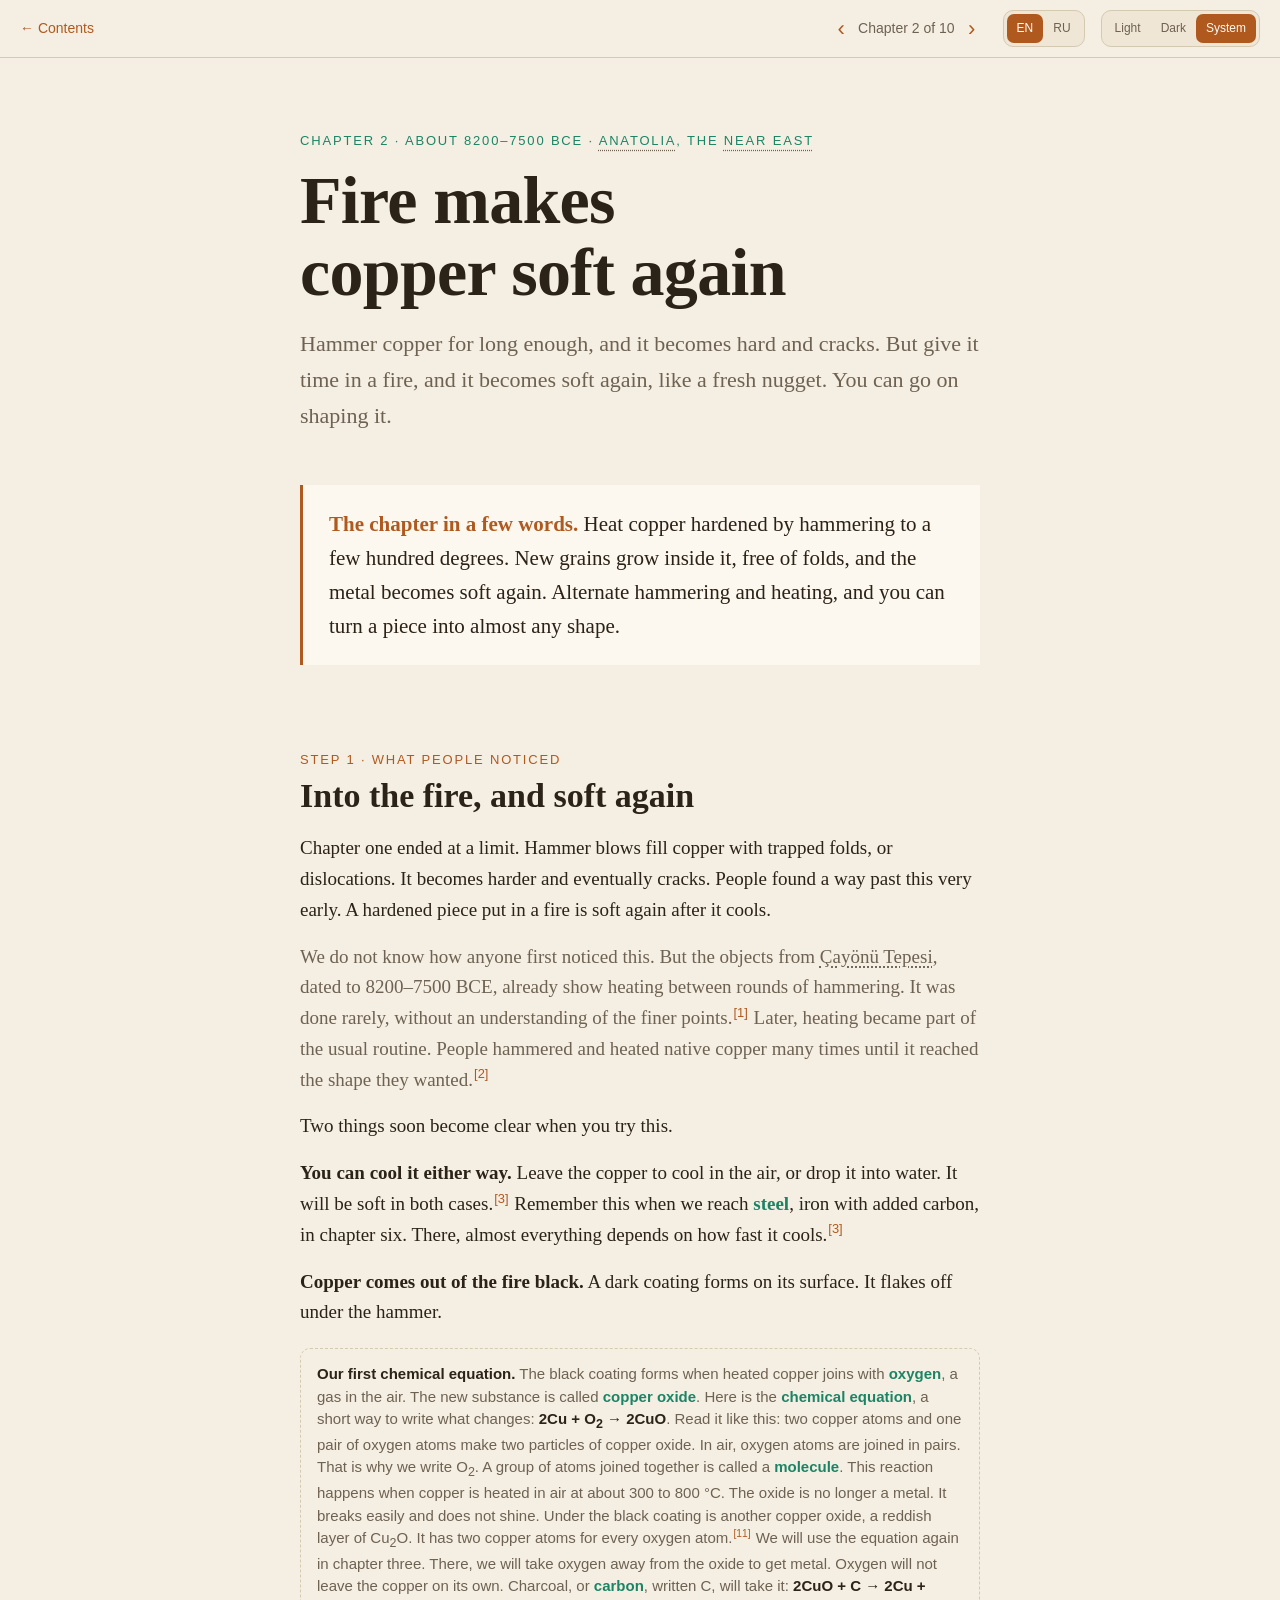
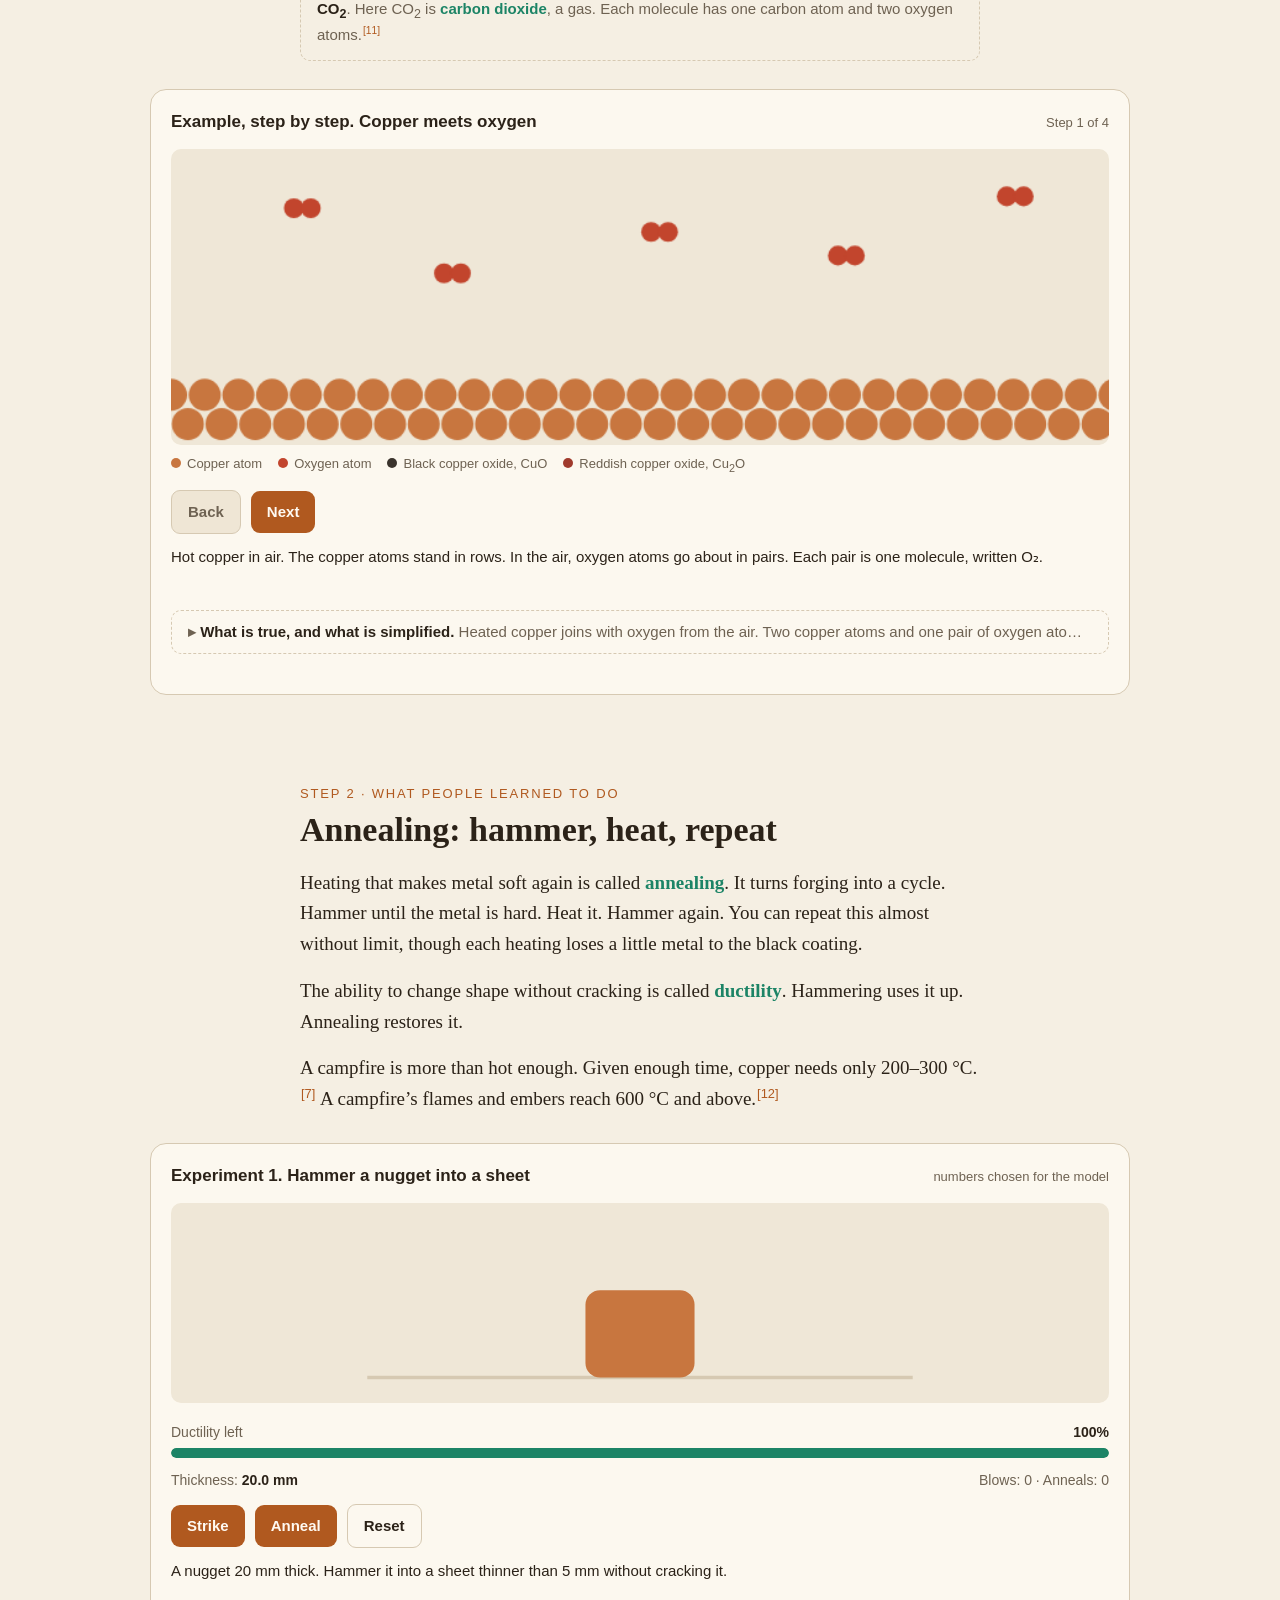
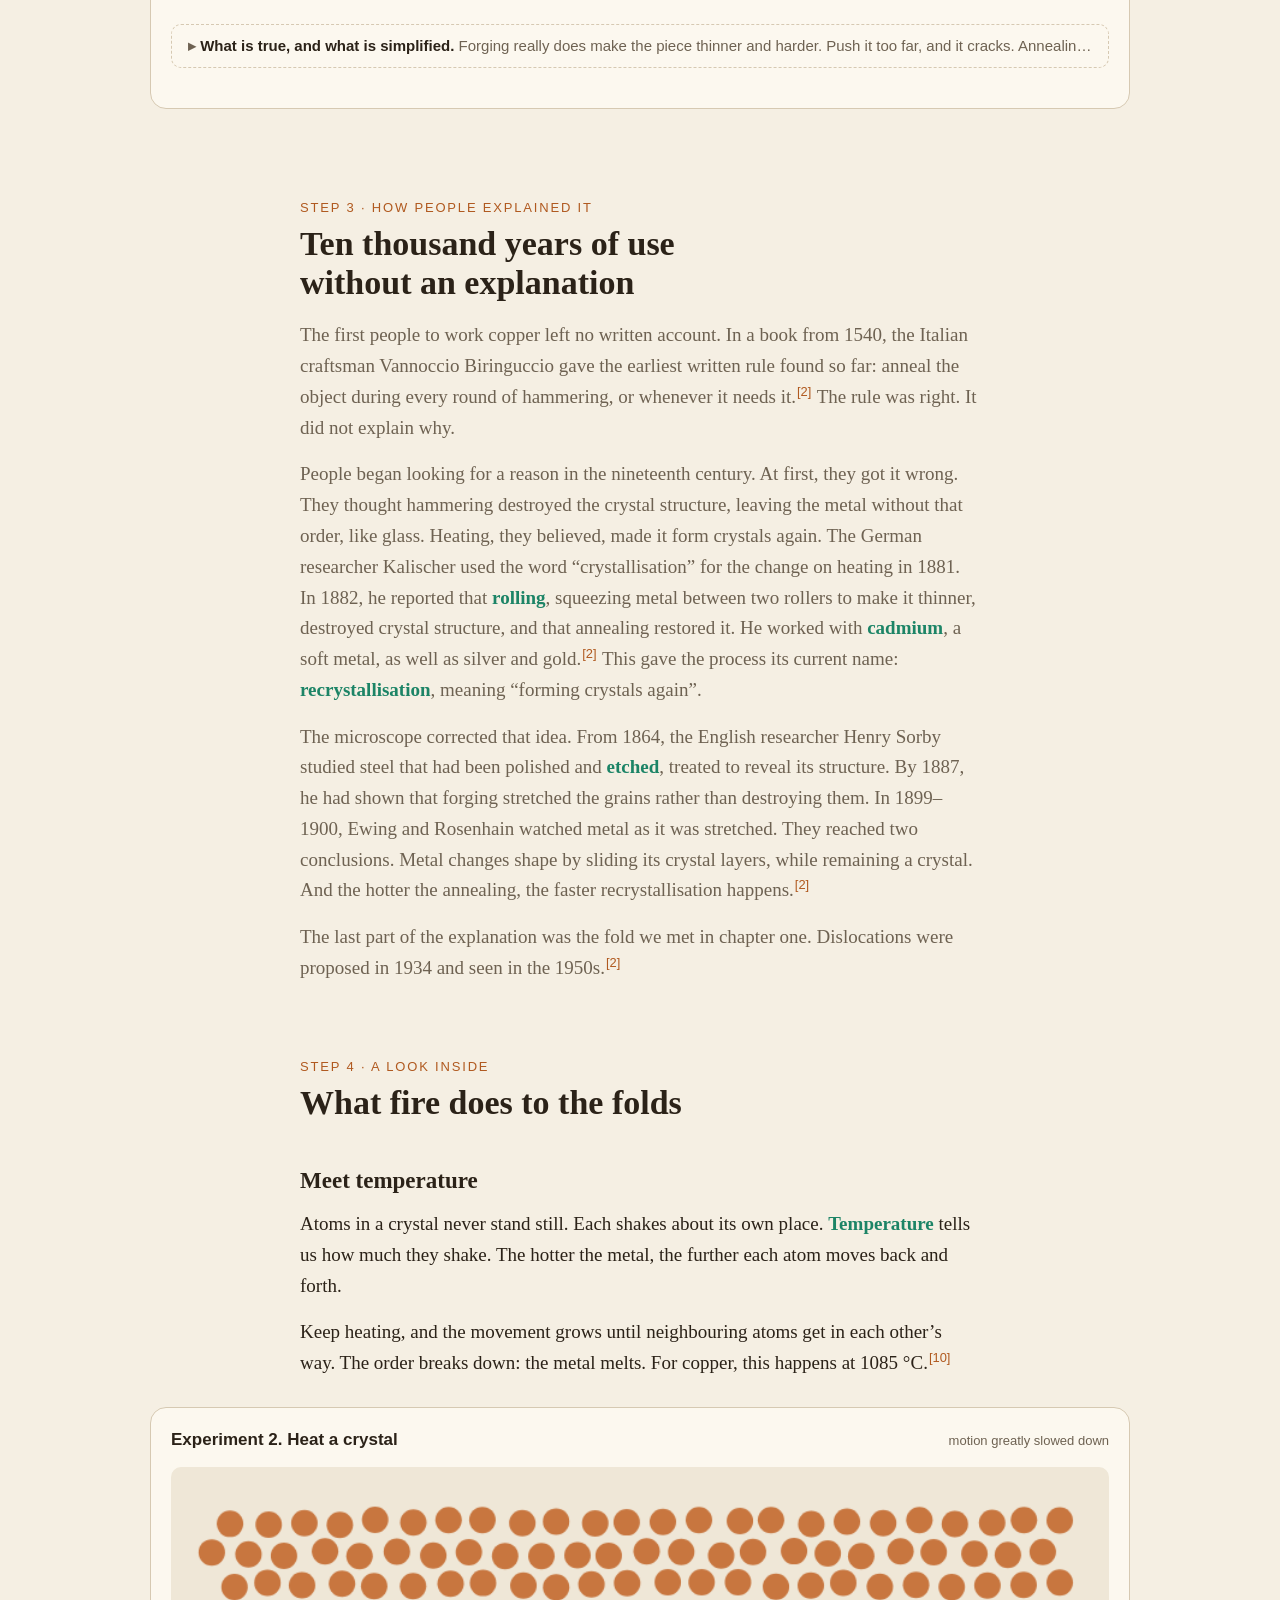
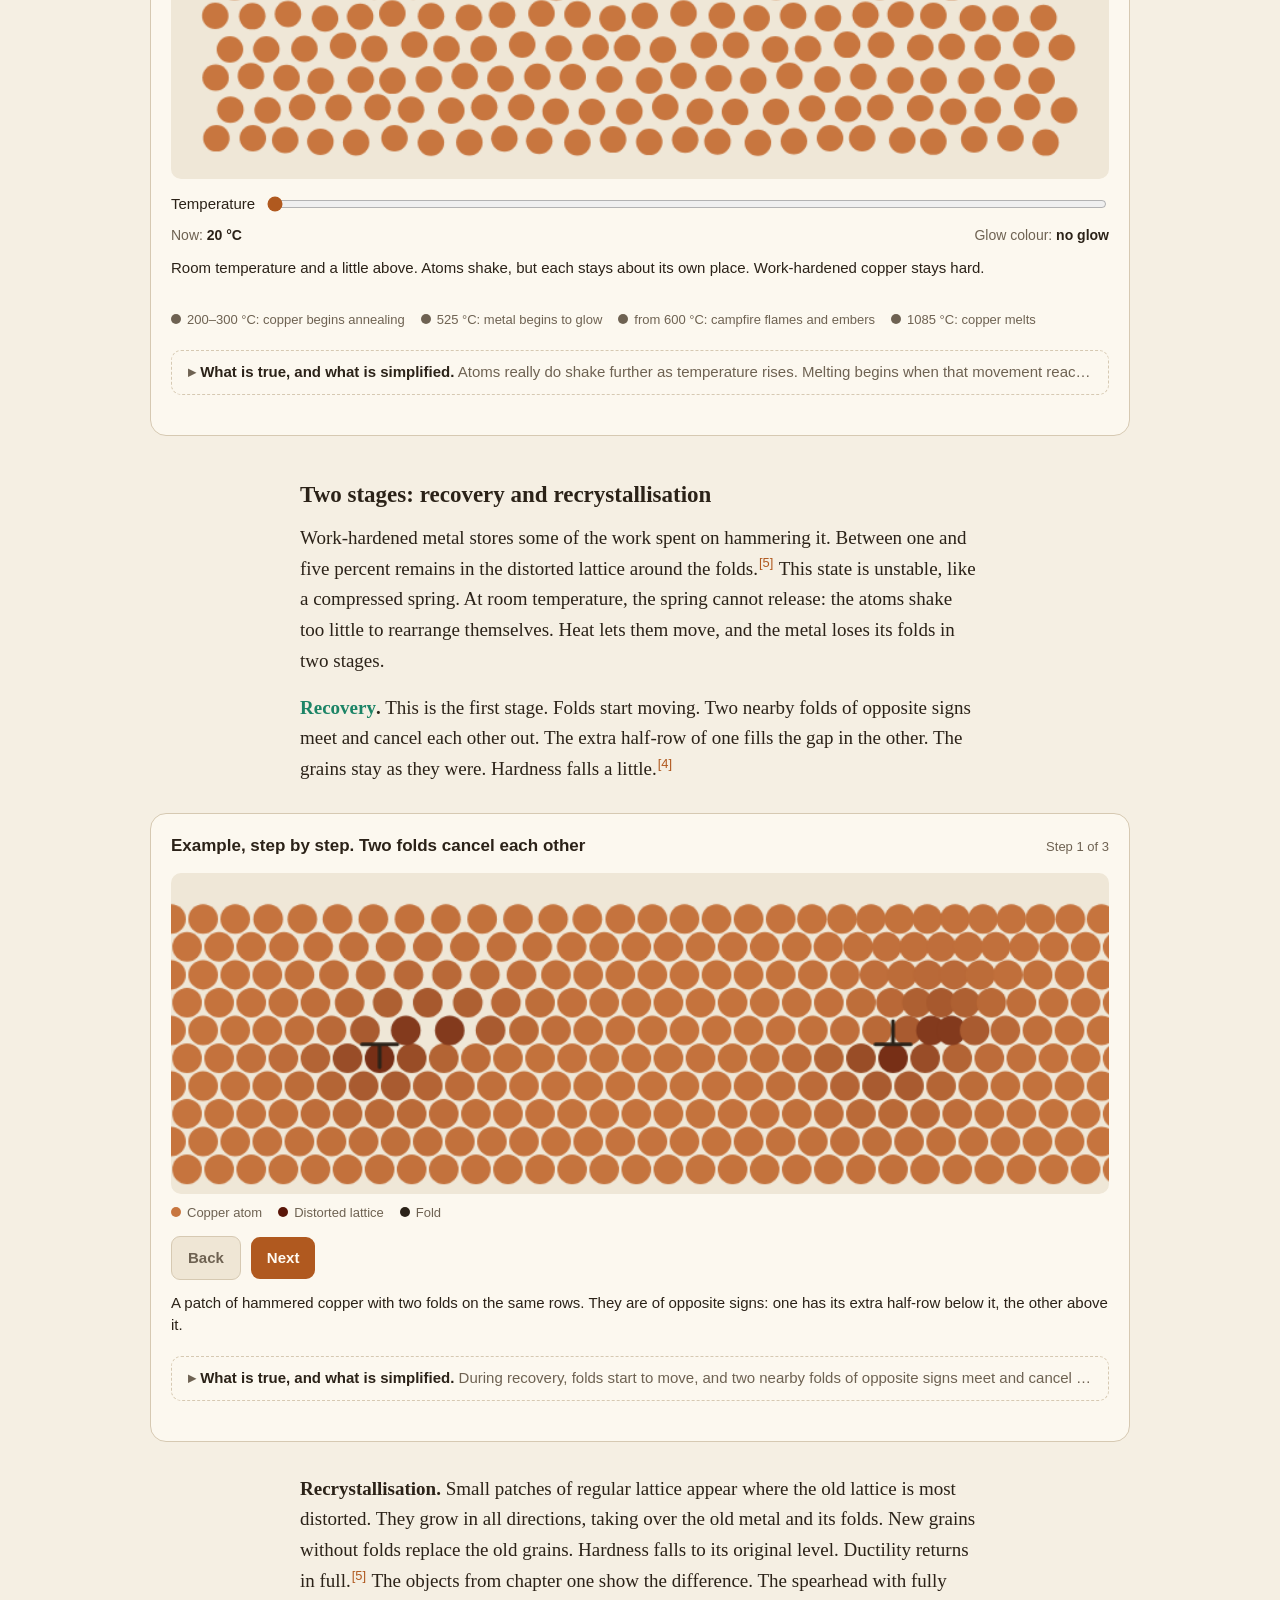
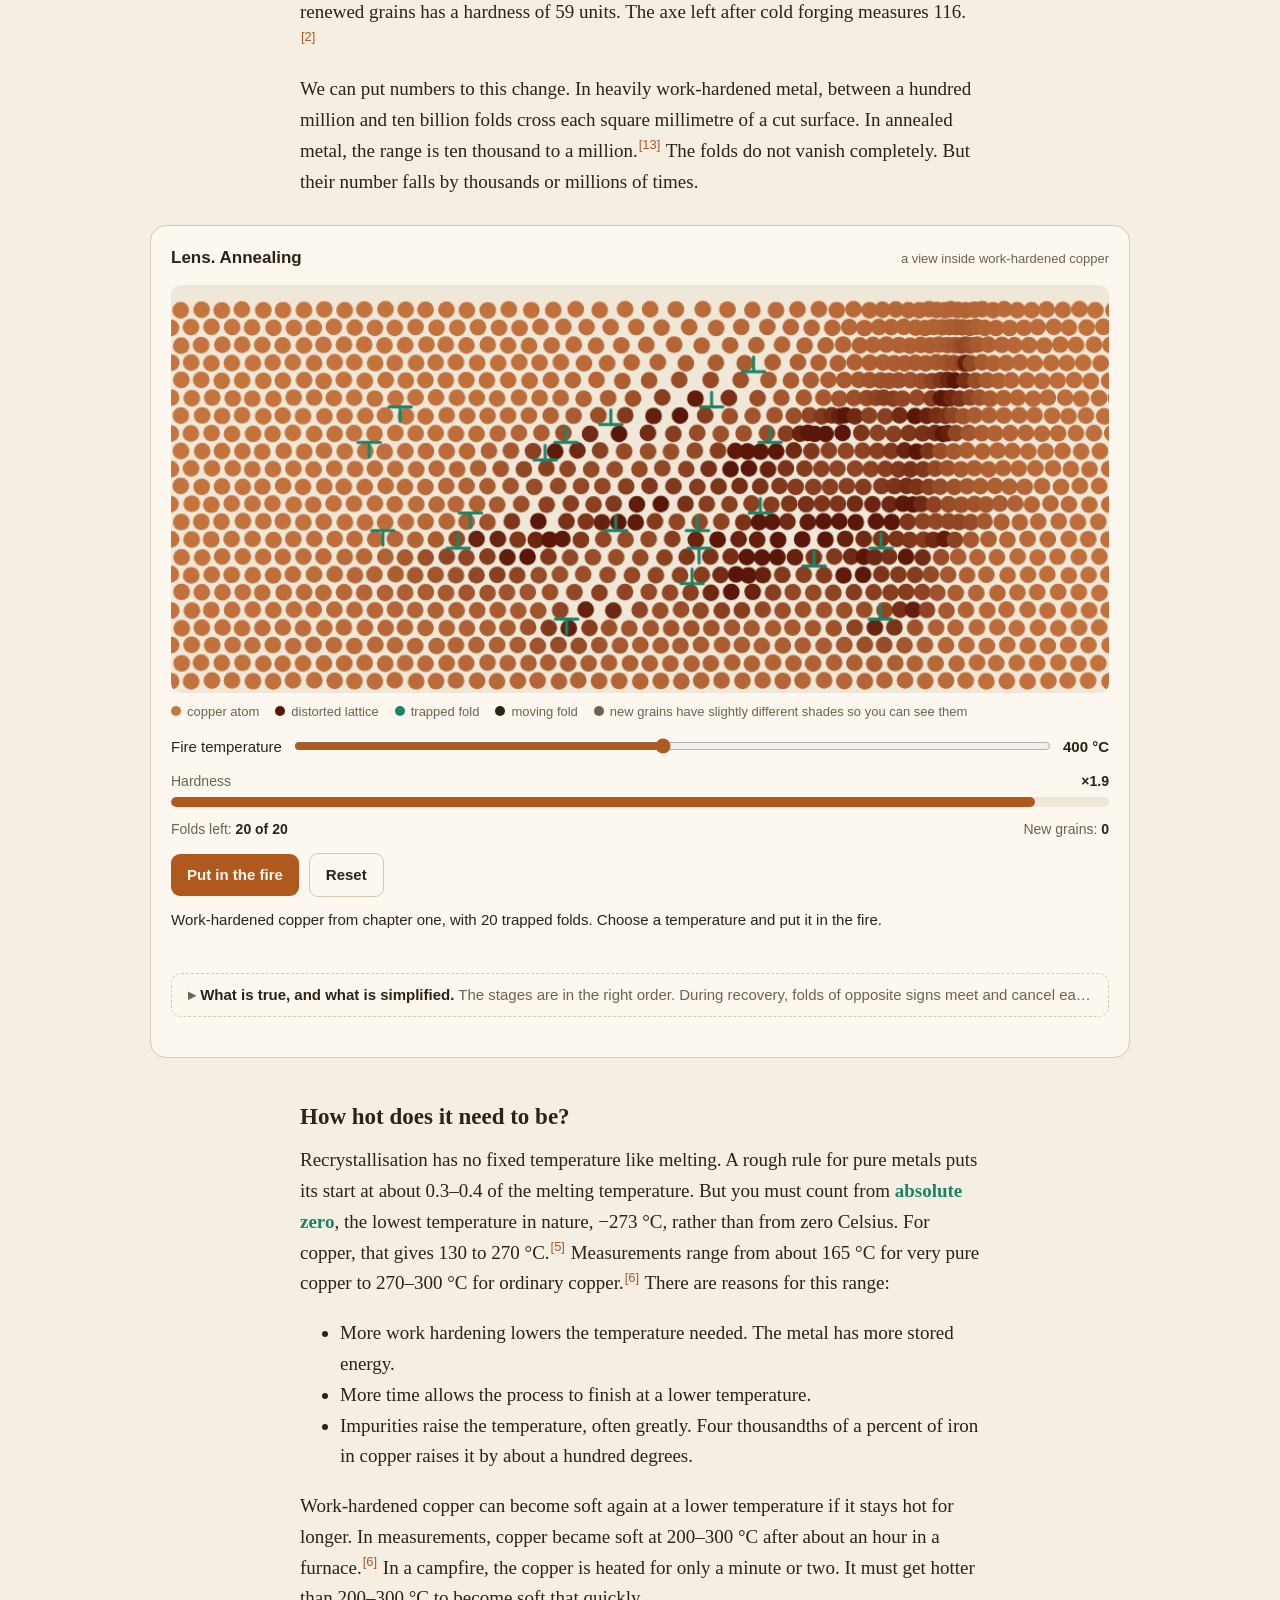
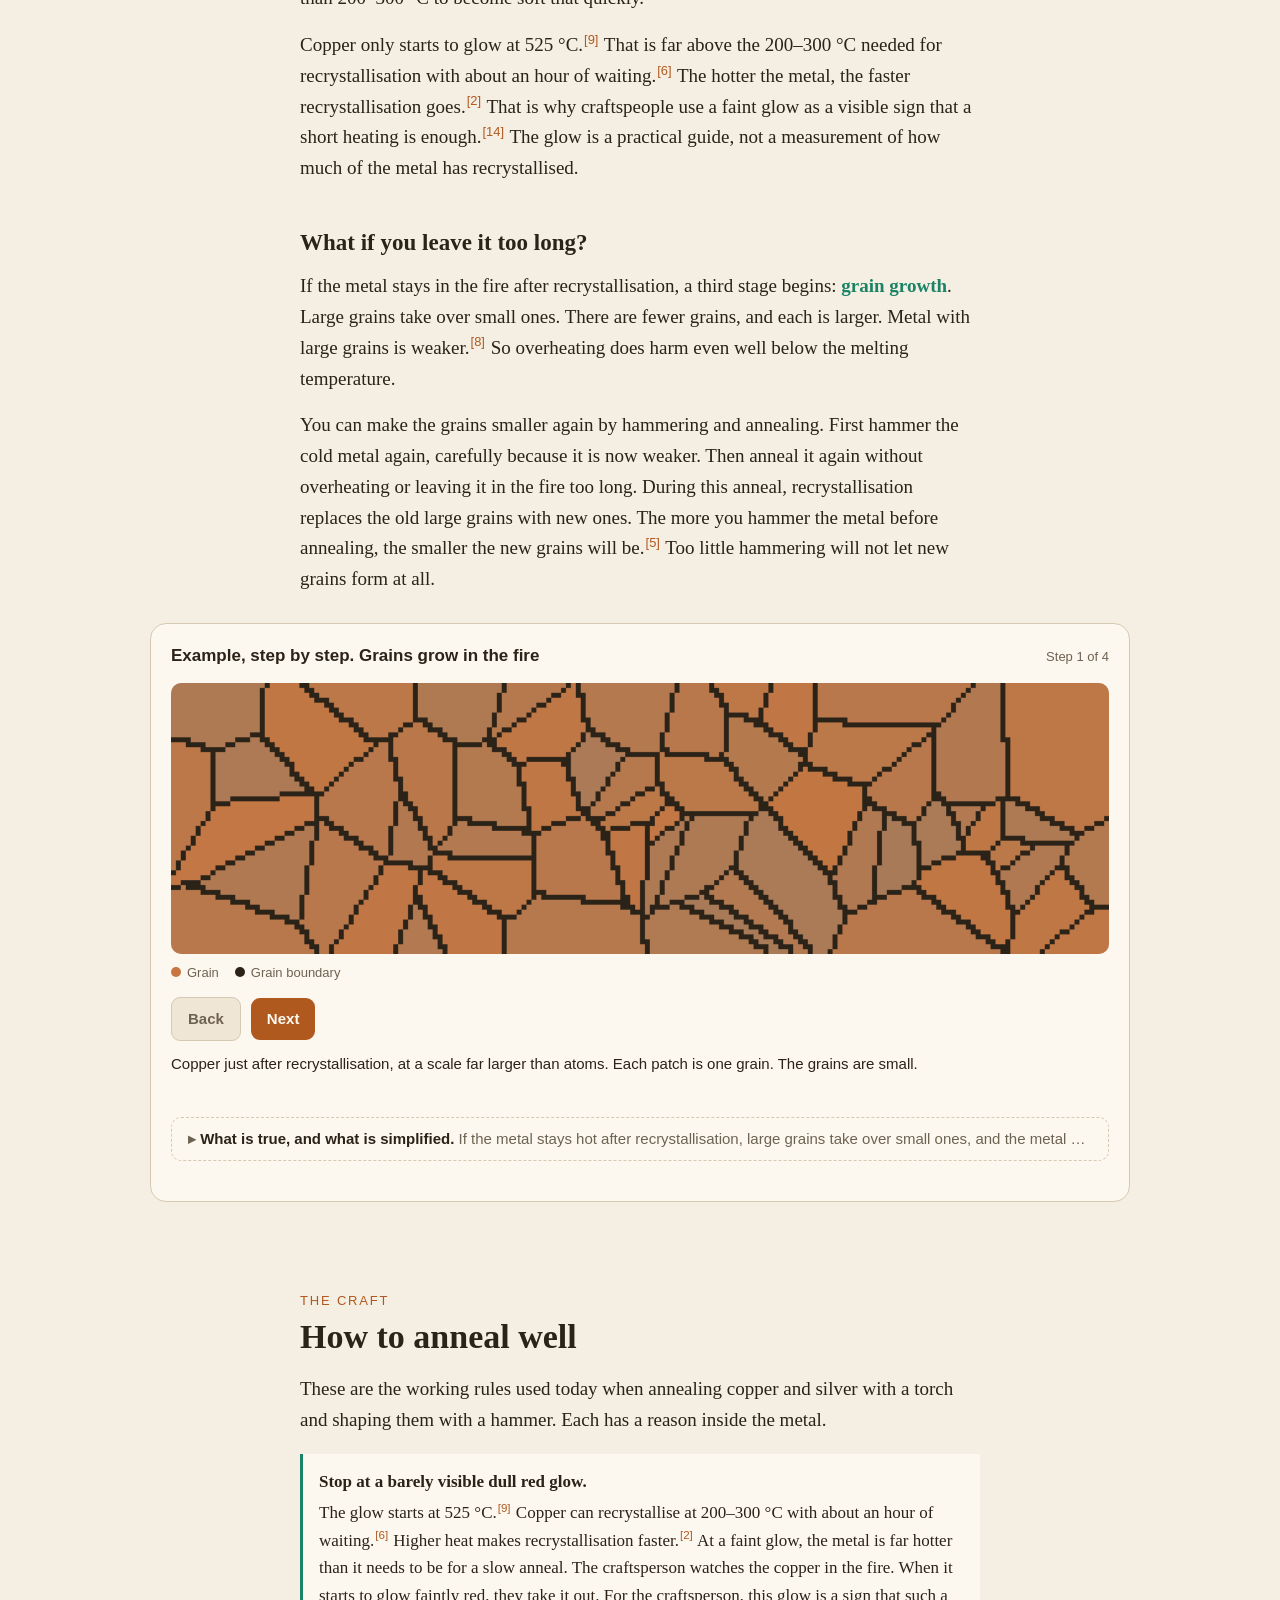
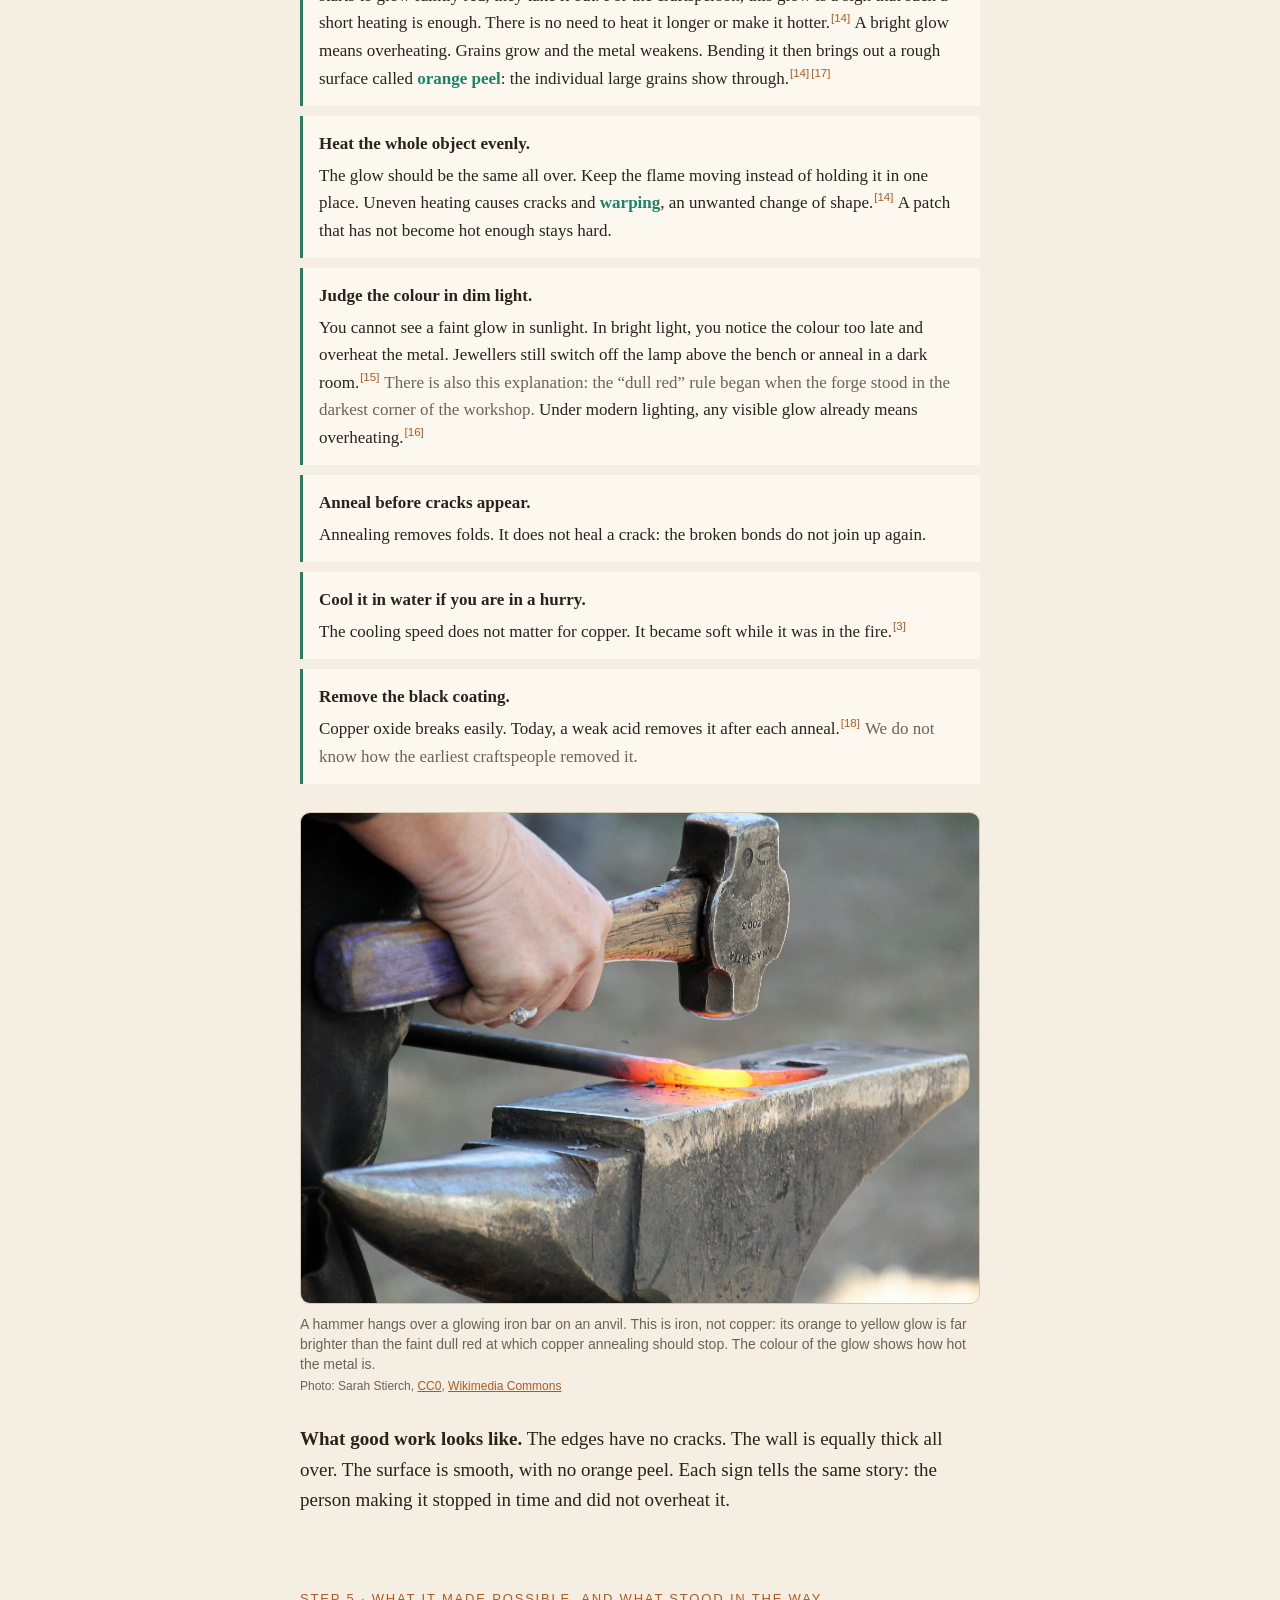
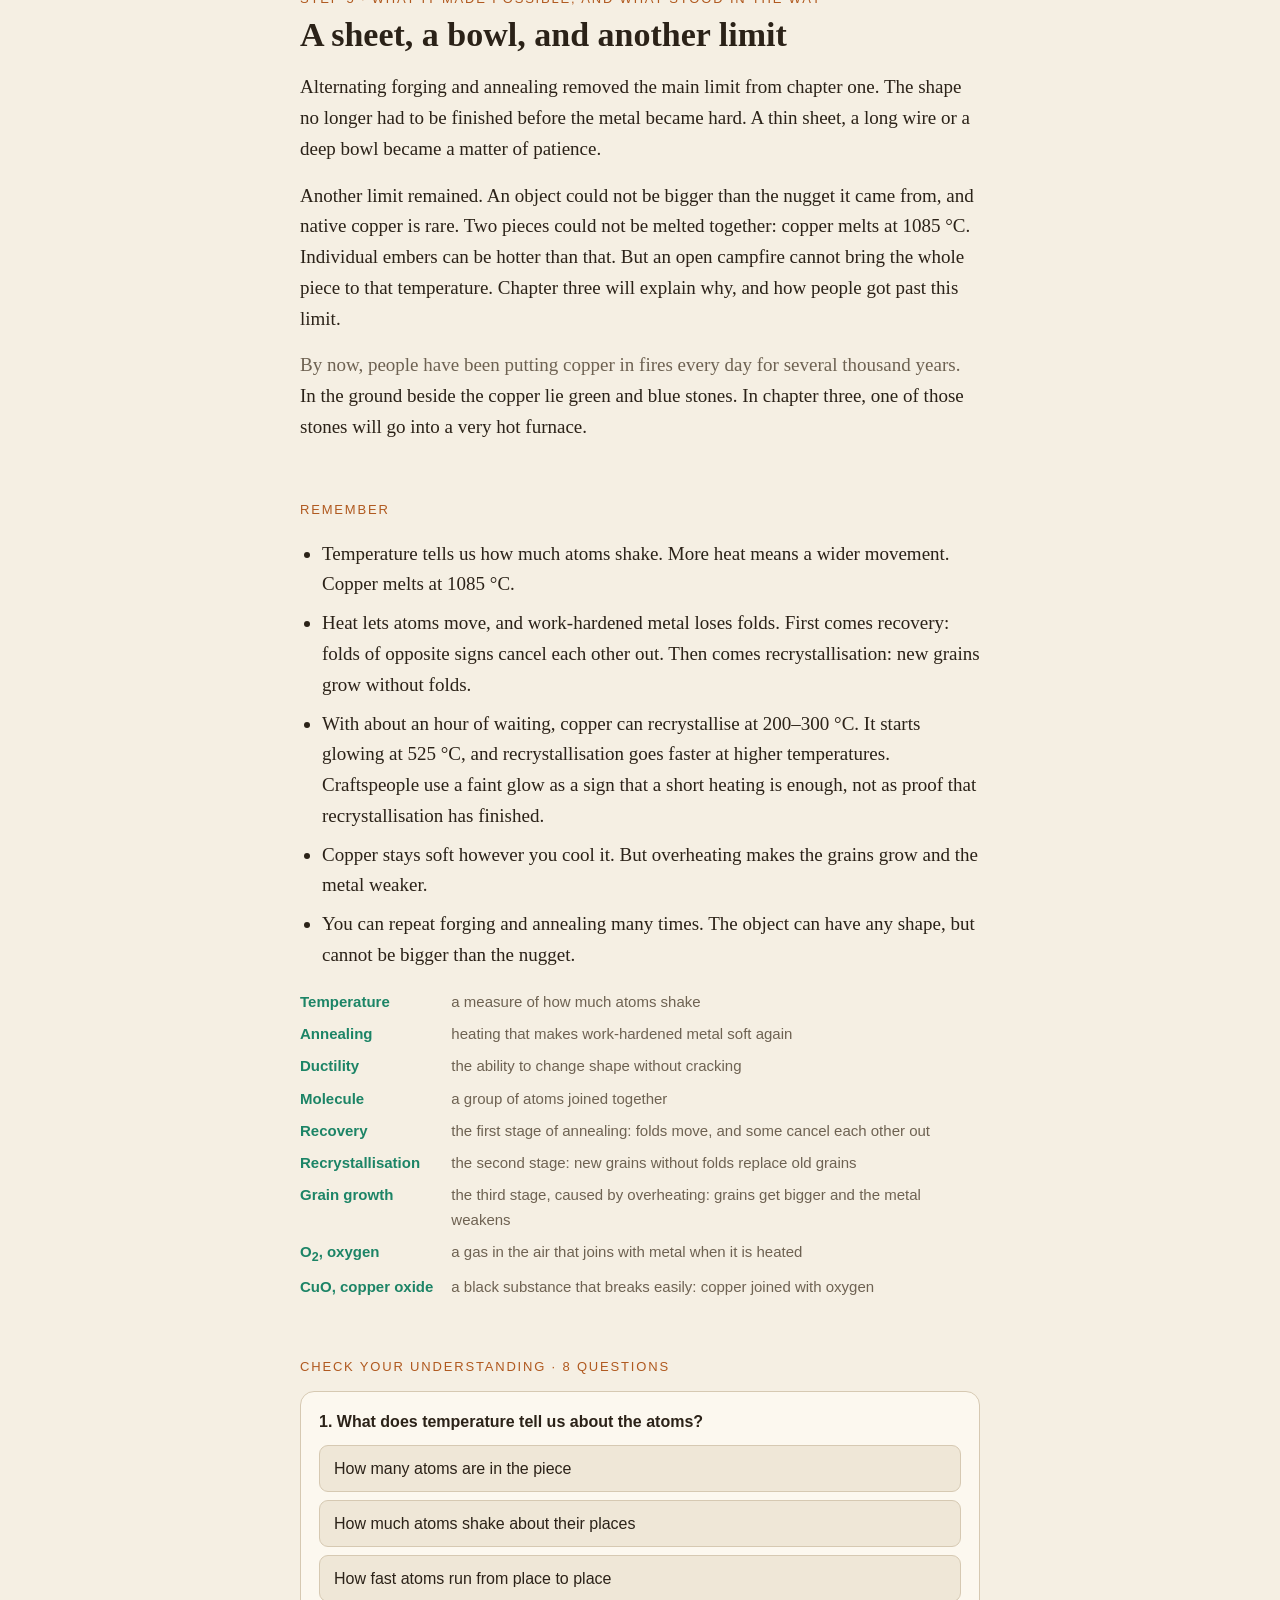
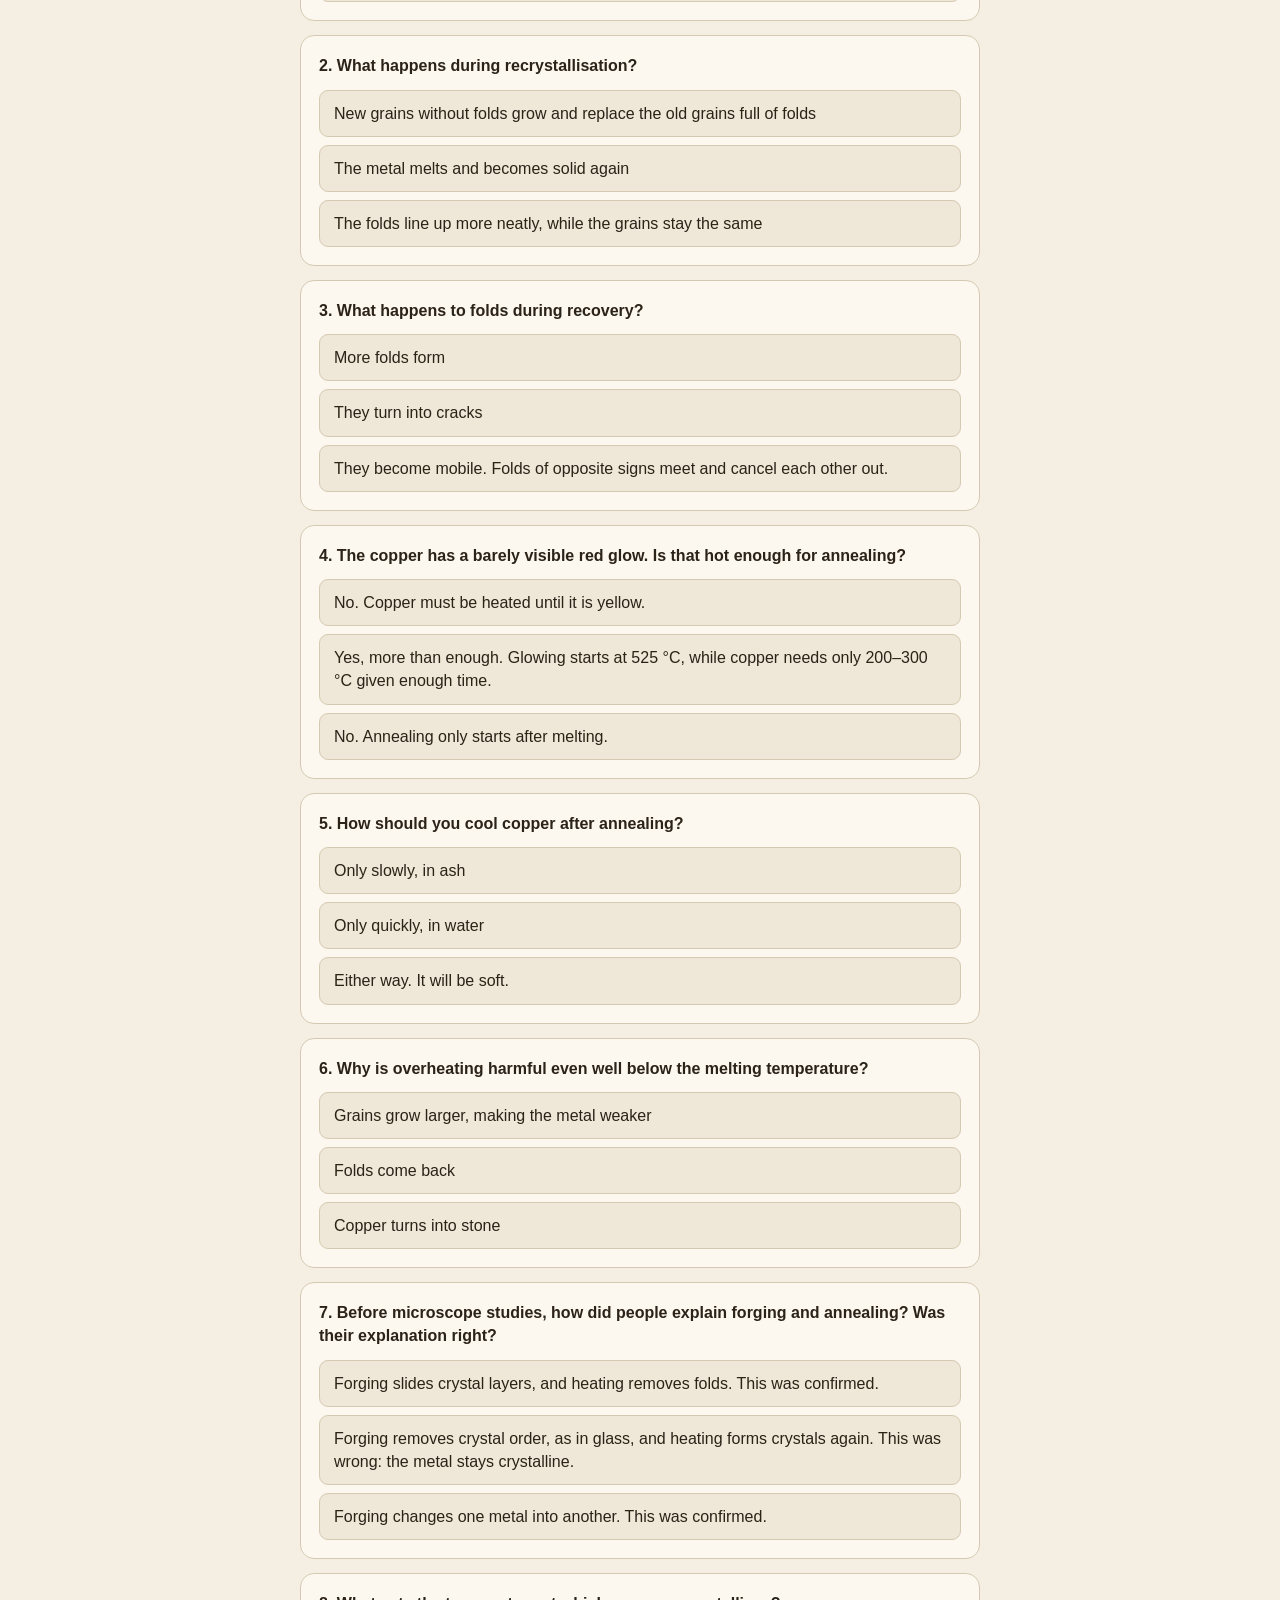
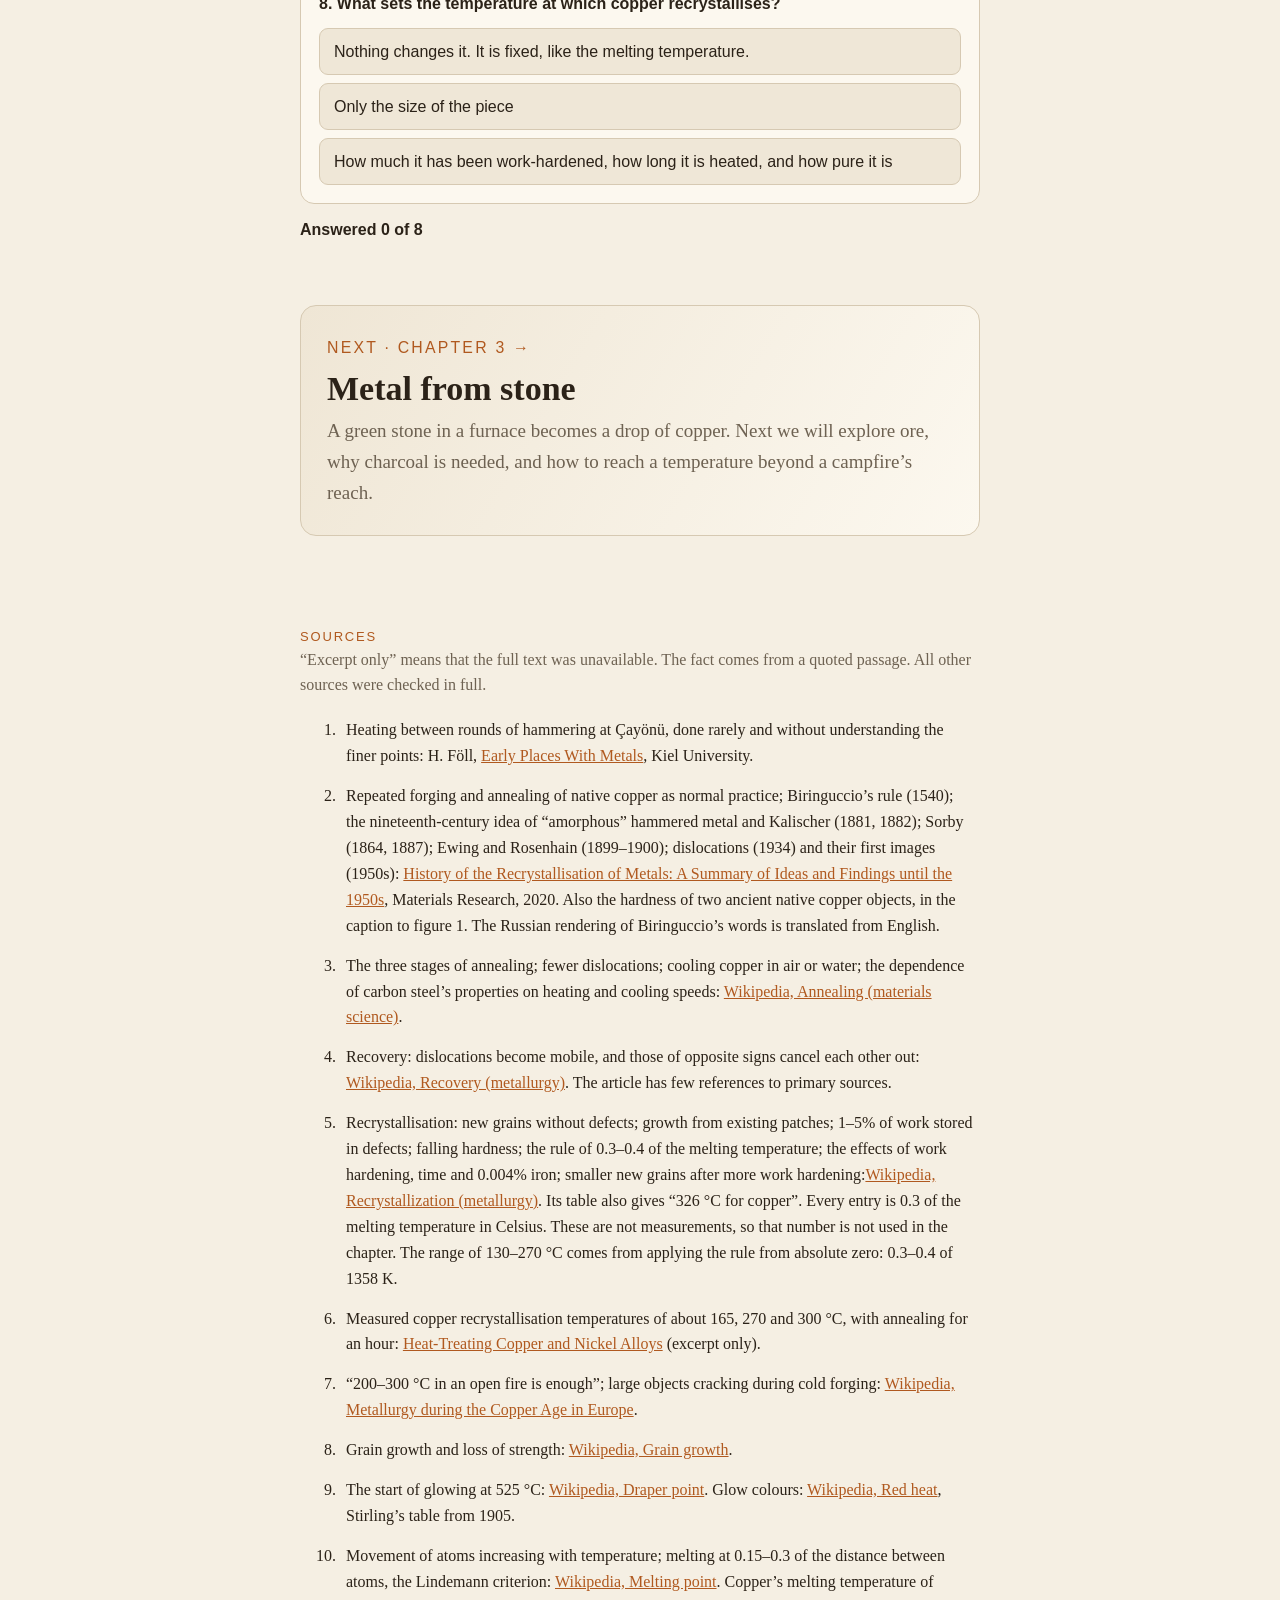
<file: ch2.html>
<!doctype html>
<html lang="en">
<head>
<meta charset="utf-8">
<meta name="viewport" content="width=device-width, initial-scale=1">
<title>Chapter 2. Fire makes copper soft again | Metal: from nugget to single crystal</title>
<meta name="description" content="Hammer copper for long enough, and it becomes hard and cracks. But give it time in a fire, and it becomes soft again, like a fresh nugget. You can go on shaping it.">
<link rel="canonical" href="https://baronets-turk.github.io/metal-book/ch2.html">
<link rel="alternate" hreflang="en" href="https://baronets-turk.github.io/metal-book/ch2.html">
<link rel="alternate" hreflang="ru" href="https://baronets-turk.github.io/metal-book/ru/ch2.html">
<link rel="alternate" hreflang="x-default" href="https://baronets-turk.github.io/metal-book/ch2.html">
<meta property="og:type" content="article">
<meta property="og:title" content="Chapter 2. Fire makes copper soft again">
<meta property="og:description" content="Hammer copper for long enough, and it becomes hard and cracks. But give it time in a fire, and it becomes soft again, like a fresh nugget. You can go on shaping it.">
<meta property="og:url" content="https://baronets-turk.github.io/metal-book/ch2.html">
<meta property="og:image" content="https://baronets-turk.github.io/metal-book/assets/img/glowing-iron.jpg">
<link rel="stylesheet" href="assets/style.css?v=48">
<script src="assets/ui.en.js?v=48"></script>
<script src="assets/theme.js?v=48"></script>
</head>
<body>

<nav class="topbar">
  <a href="index.html"><span class="back-mark">←</span> Contents</a>
  <span class="chapter-nav"><a class="chapter-step" href="ch1.html" title="The stone that would not chip" aria-label="The stone that would not chip">‹</a><span class="topbar-info">Chapter 2 of 10</span><a class="chapter-step" href="ch3.html" title="Metal from stone" aria-label="Metal from stone">›</a></span>
</nav>

<header class="hero">
  <div class="eyebrow">Chapter 2 · about 8200–7500 BCE · <span class="old-name" tabindex="0" data-now="Today: the larger, Asian part of Turkey.">Anatolia</span>, the <span class="old-name" tabindex="0" data-now="The lands around the eastern Mediterranean, from Turkey and Egypt to Iraq. Also called the Middle East.">Near East</span></div>
  <h1>Fire makes copper soft again</h1>
  <p class="lead">Hammer copper for long enough, and it becomes hard and cracks. But give it time in a fire, and it becomes soft again, like a fresh nugget. You can go on shaping it.</p>
</header>

<div class="core">
  <p><b>The chapter in a few words.</b> Heat copper hardened by hammering to a few hundred degrees. New grains grow inside it, free of folds, and the metal becomes soft again. Alternate hammering and heating, and you can turn a piece into almost any shape.</p>
</div>

<main>

<section>
  <div class="step">Step 1 · What people noticed</div>
  <h2>Into the fire, and soft again</h2>
  <p>Chapter one ended at a limit. Hammer blows fill copper with trapped folds, or dislocations. It becomes harder and eventually cracks. People found a way past this very early. A hardened piece put in a fire is soft again after it cools.</p>
  <p><span class="history">We do not know how anyone first noticed this. But the objects from Çayönü Tepesi, dated to 8200–7500 BCE, already show heating between rounds of hammering. It was done rarely, without an understanding of the finer points.<a class="fn" href="#s-foll"></a> Later, heating became part of the usual routine. People hammered and heated native copper many times until it reached the shape they wanted.<a class="fn" href="#s-hist"></a></span></p>
  <p>Two things soon become clear when you try this.</p>
  <p><b>You can cool it either way.</b> Leave the copper to cool in the air, or drop it into water. It will be soft in both cases.<a class="fn" href="#s-anneal"></a> Remember this when we reach <span class="term">steel</span>, iron with added carbon, in chapter six. There, almost everything depends on how fast it cools.<a class="fn" href="#s-anneal"></a></p>
  <p><b>Copper comes out of the fire black.</b> A dark coating forms on its surface. It flakes off under the hammer.</p>
  <div class="note"><b>Our first chemical equation.</b> The black coating forms when heated copper joins with <span class="term">oxygen</span>, a gas in the air. The new substance is called <span class="term">copper oxide</span>. Here is the <span class="term">chemical equation</span>, a short way to write what changes: <b>2Cu + O<sub>2</sub> → 2CuO</b>. Read it like this: two copper atoms and one pair of oxygen atoms make two particles of copper oxide. In air, oxygen atoms are joined in pairs. That is why we write O<sub>2</sub>. A group of atoms joined together is called a <span class="term">molecule</span>. This reaction happens when copper is heated in air at about 300 to 800 °C. The oxide is no longer a metal. It breaks easily and does not shine. Under the black coating is another copper oxide, a reddish layer of Cu<sub>2</sub>O. It has two copper atoms for every oxygen atom.<a class="fn" href="#s-oxide"></a> We will use the equation again in chapter three. There, we will take oxygen away from the oxide to get metal. Oxygen will not leave the copper on its own. Charcoal, or <span class="term">carbon</span>, written C, will take it: <b>2CuO + C → 2Cu + CO<sub>2</sub></b>. Here CO<sub>2</sub> is <span class="term">carbon dioxide</span>, a gas. Each molecule has one carbon atom and two oxygen atoms.<a class="fn" href="#s-oxide"></a></div>
  <div class="widget" id="w-oxide">
    <div class="widget-title"><strong>Example, step by step. Copper meets oxygen</strong><span id="o-count"></span></div>
    <canvas id="o-canvas"></canvas>
    <div class="legend">
      <span style="--c:var(--atom)">Copper atom</span>
      <span style="--c:var(--oxygen)">Oxygen atom</span>
      <span style="--c:var(--oxide)">Black copper oxide, CuO</span>
      <span style="--c:var(--cuprite)">Reddish copper oxide, Cu<sub>2</sub>O</span>
    </div>
    <div class="controls">
      <button class="ghost" id="o-back">Back</button>
      <button id="o-next">Next</button>
    </div>
    <div class="caption" id="o-caption"></div>
    <div class="note"><b>What is true, and what is simplified.</b> Heated copper joins with oxygen from the air. Two copper atoms and one pair of oxygen atoms give two particles of black copper oxide. Under the black layer lies a reddish oxide with two copper atoms for every oxygen atom.<a class="fn" href="#s-oxide"></a> Simplified: in the solid oxide, copper and oxygen atoms stand in rows of their own, not as separate pairs. They are grouped here only so that they can be counted. The layers are drawn a few atoms thick. How atoms travel through the growing layer is not shown.</div>
  </div>
</section>

<section>
  <div class="step">Step 2 · What people learned to do</div>
  <h2>Annealing: hammer, heat, repeat</h2>
  <p>Heating that makes metal soft again is called <span class="term">annealing</span>. It turns forging into a cycle. Hammer until the metal is hard. Heat it. Hammer again. You can repeat this almost without limit, though each heating loses a little metal to the black coating.</p>
  <p>The ability to change shape without cracking is called <span class="term">ductility</span>. Hammering uses it up. Annealing restores it.</p>
  <p>A campfire is more than hot enough. Given enough time, copper needs only 200–300 °C.<a class="fn" href="#s-copperage"></a> A campfire’s flames and embers reach 600 °C and above.<a class="fn" href="#s-flame"></a></p>

  <div class="widget" id="w-cycle">
    <div class="widget-title"><strong>Experiment 1. Hammer a nugget into a sheet</strong><span>numbers chosen for the model</span></div>
    <svg viewBox="0 0 320 110" style="width:100%;max-height:200px;background:var(--well);border-radius:10px">
      <line x1="10" y1="96" x2="310" y2="96" style="stroke:var(--line)" stroke-width="2"/>
      <rect id="c-bar" x="130" y="48" width="60" height="48" rx="8" style="fill:var(--atom)"/>
      <g id="c-cracks" style="stroke:var(--well)" stroke-width="2.5" stroke-linecap="round" visibility="hidden">
        <path id="c-crack-l" d="M0 0" fill="none"/>
        <path id="c-crack-r" d="M0 0" fill="none"/>
      </g>
    </svg>
    <div class="meter" style="margin-top:14px">
      <div class="meter-head"><span>Ductility left</span><b id="c-reserve">100%</b></div>
      <div class="bar"><i id="c-reserve-bar" class="green"></i></div>
    </div>
    <div class="meter-head"><span>Thickness: <b id="c-thick">20 mm</b></span><span id="c-count"></span></div>
    <div class="controls">
      <button id="c-hit">Strike</button>
      <button id="c-anneal">Anneal</button>
      <button class="ghost" id="c-reset">Reset</button>
    </div>
    <div class="caption" id="c-caption"></div>
    <div class="note"><b>What is true, and what is simplified.</b> Forging really does make the piece thinner and harder. Push it too far, and it cracks. Annealing restores ductility without changing the shape. All the numbers are simplified. How many blows copper can take between anneals depends on the force of each blow, the shape of the piece and the purity of the metal. Five blows and 12% per blow were chosen for the game.</div>
  </div>
</section>

<section>
  <div class="step">Step 3 · How people explained it</div>
  <h2>Ten thousand years of use without an explanation</h2>
  <p><span class="history">The first people to work copper left no written account. In a book from 1540, the Italian craftsman Vannoccio Biringuccio gave the earliest written rule found so far: anneal the object during every round of hammering, or whenever it needs it.<a class="fn" href="#s-hist"></a> The rule was right. It did not explain why.</span></p>
  <p><span class="history">People began looking for a reason in the nineteenth century. At first, they got it wrong. They thought hammering destroyed the crystal structure, leaving the metal without that order, like glass. Heating, they believed, made it form crystals again. The German researcher Kalischer used the word “crystallisation” for the change on heating in 1881. In 1882, he reported that <span class="term">rolling</span>, squeezing metal between two rollers to make it thinner, destroyed crystal structure, and that annealing restored it. He worked with <span class="term">cadmium</span>, a soft metal, as well as silver and gold.<a class="fn" href="#s-hist"></a> This gave the process its current name: <span class="term">recrystallisation</span>, meaning “forming crystals again”.</span></p>
  <p><span class="history">The microscope corrected that idea. From 1864, the English researcher Henry Sorby studied steel that had been polished and <span class="term">etched</span>, treated to reveal its structure. By 1887, he had shown that forging stretched the grains rather than destroying them. In 1899–1900, Ewing and Rosenhain watched metal as it was stretched. They reached two conclusions. Metal changes shape by sliding its crystal layers, while remaining a crystal. And the hotter the annealing, the faster recrystallisation happens.<a class="fn" href="#s-hist"></a></span></p>
  <p><span class="history">The last part of the explanation was the fold we met in chapter one. Dislocations were proposed in 1934 and seen in the 1950s.<a class="fn" href="#s-hist"></a></span></p>
</section>

<section>
  <div class="step">Step 4 · A look inside</div>
  <h2>What fire does to the folds</h2>

  <h3>Meet temperature</h3>
  <p>Atoms in a crystal never stand still. Each shakes about its own place. <span class="term">Temperature</span> tells us how much they shake. The hotter the metal, the further each atom moves back and forth.</p>
  <p>Keep heating, and the movement grows until neighbouring atoms get in each other’s way. The order breaks down: the metal melts. For copper, this happens at 1085 °C.<a class="fn" href="#s-melt"></a></p>

  <div class="widget" id="w-vibration">
    <div class="widget-title"><strong>Experiment 2. Heat a crystal</strong><span>motion greatly slowed down</span></div>
    <canvas id="v-canvas"></canvas>
    <div class="controls">
      <span>Temperature</span>
      <input type="range" id="v-slider" min="20" max="1200" value="20" step="5">
    </div>
    <div class="meter-head" style="margin-top:10px"><span>Now: <b id="v-temp"></b></span><span>Glow colour: <b id="v-glow"></b></span></div>
    <div class="caption" id="v-caption"></div>
    <div class="legend">
      <span style="--c:var(--muted)">200–300 °C: copper begins annealing</span>
      <span style="--c:var(--muted)">525 °C: metal begins to glow</span>
      <span style="--c:var(--muted)">from 600 °C: campfire flames and embers</span>
      <span style="--c:var(--muted)">1085 °C: copper melts</span>
    </div>
    <div class="note"><b>What is true, and what is simplified.</b> Atoms really do shake further as temperature rises. Melting begins when that movement reaches a substantial share of the distance between atoms: from 15 to 30% for different substances.<a class="fn" href="#s-melt"></a> The temperatures marked on the scale are also real. The movement rule helps estimate a melting temperature. It is not a full explanation of melting. In the model, the distance atoms move grows as the square root of temperature. This is a common approximation, but it has not been checked for copper. Real atoms shake incomparably faster. The glow colours are those of hot metal in dim light.<a class="fn" href="#s-glow"></a> The screen shows them only approximately. The liquid is also a rough picture.</div>
  </div>

  <h3>Two stages: recovery and recrystallisation</h3>
  <p>Work-hardened metal stores some of the work spent on hammering it. Between one and five percent remains in the distorted lattice around the folds.<a class="fn" href="#s-recryst"></a> This state is unstable, like a compressed spring. At room temperature, the spring cannot release: the atoms shake too little to rearrange themselves. Heat lets them move, and the metal loses its folds in two stages.</p>
  <p><b><span class="term">Recovery</span>.</b> This is the first stage. Folds start moving. Two nearby folds of opposite signs meet and cancel each other out. The extra half-row of one fills the gap in the other. The grains stay as they were. Hardness falls a little.<a class="fn" href="#s-recov"></a></p>
  <div class="widget" id="w-cancel">
    <div class="widget-title"><strong>Example, step by step. Two folds cancel each other</strong><span id="r-count"></span></div>
    <canvas id="r-canvas"></canvas>
    <div class="legend">
      <span style="--c:var(--atom)">Copper atom</span>
      <span style="--c:var(--atom-hot)">Distorted lattice</span>
      <span style="--c:var(--fold-move)">Fold</span>
    </div>
    <div class="controls">
      <button class="ghost" id="r-back">Back</button>
      <button id="r-next">Next</button>
    </div>
    <div class="caption" id="r-caption"></div>
    <div class="note"><b>What is true, and what is simplified.</b> During recovery, folds start to move, and two nearby folds of opposite signs meet and cancel each other out.<a class="fn" href="#s-recov"></a> Simplified: only two folds are drawn, both on the same rows, in a flat slice. Real folds also have to change rows to meet. The speed is set by hand.</div>
  </div>
  <p><b>Recrystallisation.</b> Small patches of regular lattice appear where the old lattice is most distorted. They grow in all directions, taking over the old metal and its folds. New grains without folds replace the old grains. Hardness falls to its original level. Ductility returns in full.<a class="fn" href="#s-recryst"></a> The objects from chapter one show the difference. The spearhead with fully renewed grains has a hardness of 59 units. The axe left after cold forging measures 116.<a class="fn" href="#s-hist"></a></p>
  <p>We can put numbers to this change. In heavily work-hardened metal, between a hundred million and ten billion folds cross each square millimetre of a cut surface. In annealed metal, the range is ten thousand to a million.<a class="fn" href="#s-dens"></a> The folds do not vanish completely. But their number falls by thousands or millions of times.</p>

  <div class="widget" id="w-anneal">
    <div class="widget-title"><strong>Lens. Annealing</strong><span>a view inside work-hardened copper</span></div>
    <canvas id="a-canvas"></canvas>
    <div class="legend">
      <span style="--c:var(--atom)">copper atom</span>
      <span style="--c:var(--atom-hot)">distorted lattice</span>
      <span style="--c:var(--patina)">trapped fold</span>
      <span style="--c:var(--fold-move)">moving fold</span>
      <span style="--c:var(--muted)">new grains have slightly different shades so you can see them</span>
    </div>
    <div class="controls">
      <span>Fire temperature</span>
      <input type="range" id="a-slider" min="20" max="800" value="400" step="10">
      <b id="a-temp"></b>
    </div>
    <div class="meter" style="margin-top:14px">
      <div class="meter-head"><span>Hardness</span><b id="a-hard"></b></div>
      <div class="bar"><i id="a-hard-bar"></i></div>
    </div>
    <div class="meter-head"><span>Folds left: <b id="a-left"></b></span><span>New grains: <b id="a-grains"></b></span></div>
    <div class="controls">
      <button id="a-fire">Put in the fire</button>
      <button class="ghost" id="a-reset">Reset</button>
    </div>
    <div class="caption" id="a-caption"></div>
    <div class="note"><b>What is true, and what is simplified.</b> The stages are in the right order. During recovery, folds of opposite signs meet and cancel each other out. The grain stays, and hardness falls only a little. During recrystallisation, new grains without folds appear where folds are most crowded. They replace the old grain, causing the main fall in hardness. Their rows point in new directions. More heat makes the process faster. Cooling does not undo it. The hardness meter uses the rule from chapter one. The boundaries between stages, 150 and 250 °C, are set by hand. Real boundaries are less sharp and depend on time. The speeds are chosen to take seconds rather than minutes or hours. Exactly two pairs of folds cancel out during recovery here. That number was chosen to show a small change. A real fold also has to move to its neighbour’s row to meet it; that movement is not shown. New grains grow here as neat circles from a point. In real metal, they grow from small, irregular patches already present. Remaining folds also form walls during recovery; these are not shown. Nor is the third stage, grain growth caused by overheating. At 800 °C, this window shows the same thing as at 400, only faster.</div>
  </div>

  <h3>How hot does it need to be?</h3>
  <p>Recrystallisation has no fixed temperature like melting. A rough rule for pure metals puts its start at about 0.3–0.4 of the melting temperature. But you must count from <span class="term">absolute zero</span>, the lowest temperature in nature, −273 °C, rather than from zero Celsius. For copper, that gives 130 to 270 °C.<a class="fn" href="#s-recryst"></a> Measurements range from about 165 °C for very pure copper to 270–300 °C for ordinary copper.<a class="fn" href="#s-temps"></a> There are reasons for this range:</p>
  <ul>
    <li>More work hardening lowers the temperature needed. The metal has more stored energy.</li>
    <li>More time allows the process to finish at a lower temperature.</li>
    <li>Impurities raise the temperature, often greatly. Four thousandths of a percent of iron in copper raises it by about a hundred degrees.</li>
  </ul>
  <p>Work-hardened copper can become soft again at a lower temperature if it stays hot for longer. In measurements, copper became soft at 200–300 °C after about an hour in a furnace.<a class="fn" href="#s-temps"></a> In a campfire, the copper is heated for only a minute or two. It must get hotter than 200–300 °C to become soft that quickly.</p>
  <p>Copper only starts to glow at 525 °C.<a class="fn" href="#s-glow"></a> That is far above the 200–300 °C needed for recrystallisation with about an hour of waiting.<a class="fn" href="#s-temps"></a> The hotter the metal, the faster recrystallisation goes.<a class="fn" href="#s-hist"></a> That is why craftspeople use a faint glow as a visible sign that a short heating is enough.<a class="fn" href="#s-guide"></a> The glow is a practical guide, not a measurement of how much of the metal has recrystallised.</p>

  <h3>What if you leave it too long?</h3>
  <p>If the metal stays in the fire after recrystallisation, a third stage begins: <span class="term">grain growth</span>. Large grains take over small ones. There are fewer grains, and each is larger. Metal with large grains is weaker.<a class="fn" href="#s-growth"></a> So overheating does harm even well below the melting temperature.</p>
  <p>You can make the grains smaller again by hammering and annealing. First hammer the cold metal again, carefully because it is now weaker. Then anneal it again without overheating or leaving it in the fire too long. During this anneal, recrystallisation replaces the old large grains with new ones. The more you hammer the metal before annealing, the smaller the new grains will be.<a class="fn" href="#s-recryst"></a> Too little hammering will not let new grains form at all.</p>
  <div class="widget" id="w-grow">
    <div class="widget-title"><strong>Example, step by step. Grains grow in the fire</strong><span id="n-count"></span></div>
    <canvas id="n-canvas"></canvas>
    <div class="legend">
      <span style="--c:var(--atom)">Grain</span>
      <span style="--c:var(--text)">Grain boundary</span>
    </div>
    <div class="controls">
      <button class="ghost" id="n-back">Back</button>
      <button id="n-next">Next</button>
    </div>
    <div class="caption" id="n-caption"></div>
    <div class="note"><b>What is true, and what is simplified.</b> If the metal stays hot after recrystallisation, large grains take over small ones, and the metal becomes weaker.<a class="fn" href="#s-growth"></a> Hammering and a new anneal replace the large grains with new small ones.<a class="fn" href="#s-recryst"></a> Simplified: the picture is a flat slice. The grain shapes are drawn by a simple rule: every point belongs to the nearest grain centre. The numbers of grains, 60, 22 and 7, and which grains survive were chosen by hand. The shades only tell one grain from another.</div>
  </div>
</section>

<section>
  <div class="step">The craft</div>
  <h2>How to anneal well</h2>
  <p>These are the working rules used today when annealing copper and silver with a torch and shaping them with a hammer. Each has a reason inside the metal.</p>
  <ul class="craft">
    <li><b>Stop at a barely visible dull red glow.</b> The glow starts at 525 °C.<a class="fn" href="#s-glow"></a> Copper can recrystallise at 200–300 °C with about an hour of waiting.<a class="fn" href="#s-temps"></a> Higher heat makes recrystallisation faster.<a class="fn" href="#s-hist"></a> At a faint glow, the metal is far hotter than it needs to be for a slow anneal. The craftsperson watches the copper in the fire. When it starts to glow faintly red, they take it out. For the craftsperson, this glow is a sign that such a short heating is enough. There is no need to heat it longer or make it hotter.<a class="fn" href="#s-guide"></a> A bright glow means overheating. Grains grow and the metal weakens. Bending it then brings out a rough surface called <span class="term">orange peel</span>: the individual large grains show through.<a class="fn" href="#s-guide"></a><a class="fn" href="#s-peel"></a></li>
    <li><b>Heat the whole object evenly.</b> The glow should be the same all over. Keep the flame moving instead of holding it in one place. Uneven heating causes cracks and <span class="term">warping</span>, an unwanted change of shape.<a class="fn" href="#s-guide"></a> A patch that has not become hot enough stays hard.</li>
    <li><b>Judge the colour in dim light.</b> You cannot see a faint glow in sunlight. In bright light, you notice the colour too late and overheat the metal. Jewellers still switch off the lamp above the bench or anneal in a dark room.<a class="fn" href="#s-dark"></a> <span class="history">There is also this explanation: the “dull red” rule began when the forge stood in the darkest corner of the workshop.</span> Under modern lighting, any visible glow already means overheating.<a class="fn" href="#s-darkwhy"></a></li>
    <li><b>Anneal before cracks appear.</b> Annealing removes folds. It does not heal a crack: the broken bonds do not join up again.</li>
    <li><b>Cool it in water if you are in a hurry.</b> The cooling speed does not matter for copper. It became soft while it was in the fire.<a class="fn" href="#s-anneal"></a></li>
    <li><b>Remove the black coating.</b> Copper oxide breaks easily. Today, a weak acid removes it after each anneal.<a class="fn" href="#s-pickle"></a> <span class="history">We do not know how the earliest craftspeople removed it.</span></li>
  </ul>
  <figure class="photo">
    <img src="assets/img/glowing-iron.jpg" alt="A hammer above an orange and yellow glowing bar on an anvil" width="1280" height="924" loading="lazy">
    <figcaption>
      <p>A hammer hangs over a glowing iron bar on an anvil. This is iron, not copper: its orange to yellow glow is far brighter than the faint dull red at which copper annealing should stop. The colour of the glow shows how hot the metal is.</p>
      <p class="credit">Photo: Sarah Stierch, <a href="https://creativecommons.org/publicdomain/zero/1.0/">CC0</a>, <a href="https://commons.wikimedia.org/wiki/File:Blacksmithing_at_the_2015_Fort_Ross_Festival_-_Fort_Ross_State_Historic_Park_-_Jenner,_California_-_Sarah_Stierch.jpg">Wikimedia Commons</a></p>
    </figcaption>
  </figure>
  <p><b>What good work looks like.</b> The edges have no cracks. The wall is equally thick all over. The surface is smooth, with no orange peel. Each sign tells the same story: the person making it stopped in time and did not overheat it.</p></section>

<section>
  <div class="step">Step 5 · What it made possible, and what stood in the way</div>
  <h2>A sheet, a bowl, and another limit</h2>
  <p>Alternating forging and annealing removed the main limit from chapter one. The shape no longer had to be finished before the metal became hard. A thin sheet, a long wire or a deep bowl became a matter of patience.</p>
  <p>Another limit remained. An object could not be bigger than the nugget it came from, and native copper is rare. Two pieces could not be melted together: copper melts at 1085 °C. Individual embers can be hotter than that. But an open campfire cannot bring the whole piece to that temperature. Chapter three will explain why, and how people got past this limit.</p>
  <p><span class="history">By now, people have been putting copper in fires every day for several thousand years.</span> In the ground beside the copper lie green and blue stones. In chapter three, one of those stones will go into a very hot furnace.</p>
</section>

</main>

<div class="recap">
  <div class="step">Remember</div>
  <ul>
    <li>Temperature tells us how much atoms shake. More heat means a wider movement. Copper melts at 1085 °C.</li>
    <li>Heat lets atoms move, and work-hardened metal loses folds. First comes recovery: folds of opposite signs cancel each other out. Then comes recrystallisation: new grains grow without folds.</li>
    <li>With about an hour of waiting, copper can recrystallise at 200–300 °C. It starts glowing at 525 °C, and recrystallisation goes faster at higher temperatures. Craftspeople use a faint glow as a sign that a short heating is enough, not as proof that recrystallisation has finished.</li>
    <li>Copper stays soft however you cool it. But overheating makes the grains grow and the metal weaker.</li>
    <li>You can repeat forging and annealing many times. The object can have any shape, but cannot be bigger than the nugget.</li>
  </ul>
  <dl class="words">
    <dt>Temperature</dt><dd>a measure of how much atoms shake</dd>
    <dt>Annealing</dt><dd>heating that makes work-hardened metal soft again</dd>
    <dt>Ductility</dt><dd>the ability to change shape without cracking</dd>
    <dt>Molecule</dt><dd>a group of atoms joined together</dd>
    <dt>Recovery</dt><dd>the first stage of annealing: folds move, and some cancel each other out</dd>
    <dt>Recrystallisation</dt><dd>the second stage: new grains without folds replace old grains</dd>
    <dt>Grain growth</dt><dd>the third stage, caused by overheating: grains get bigger and the metal weakens</dd>
    <dt>O<sub>2</sub>, oxygen</dt><dd>a gas in the air that joins with metal when it is heated</dd>
    <dt>CuO, copper oxide</dt><dd>a black substance that breaks easily: copper joined with oxygen</dd>
  </dl>
</div>

<div class="recap" id="quiz">
  <div class="step">Check your understanding · 8 questions</div>
  <div id="quiz-box"></div>
</div>

<div class="next">
  <div><a href="ch3.html">
    <small>Next · chapter 3 →</small>
    <h2>Metal from stone</h2>
    <p>A green stone in a furnace becomes a drop of copper. Next we will explore ore, why charcoal is needed, and how to reach a temperature beyond a campfire’s reach.</p>
  </a></div>
</div>

<div class="recap" style="margin-top:0;padding-bottom:90px">
  <div class="step">Sources</div>
  <p style="font-size:16px;color:var(--muted)">“Excerpt only” means that the full text was unavailable. The fact comes from a quoted passage. All other sources were checked in full.</p>
  <ol class="sources">
    <li id="s-foll">Heating between rounds of hammering at Çayönü, done rarely and without understanding the finer points: H. Föll, <a href="https://www.tf.uni-kiel.de/matwis/amat/iss/kap_a/advanced/ta_1_2c.html">Early Places With Metals</a>, Kiel University.</li>
    <li id="s-hist">Repeated forging and annealing of native copper as normal practice; Biringuccio’s rule (1540); the nineteenth-century idea of “amorphous” hammered metal and Kalischer (1881, 1882); Sorby (1864, 1887); Ewing and Rosenhain (1899–1900); dislocations (1934) and their first images (1950s): <a href="http://www.scielo.br/j/mr/a/JmSCx5Vc4Nd4JdcBWghvXRf/?lang=en">History of the Recrystallisation of Metals: A Summary of Ideas and Findings until the 1950s</a>, Materials Research, 2020. Also the hardness of two ancient native copper objects, in the caption to figure 1. The Russian rendering of Biringuccio’s words is translated from English.</li>
    <li id="s-anneal">The three stages of annealing; fewer dislocations; cooling copper in air or water; the dependence of carbon steel’s properties on heating and cooling speeds: <a href="https://en.wikipedia.org/wiki/Annealing_(materials_science)">Wikipedia, Annealing (materials science)</a>.</li>
    <li id="s-recov">Recovery: dislocations become mobile, and those of opposite signs cancel each other out: <a href="https://en.wikipedia.org/wiki/Recovery_(metallurgy)">Wikipedia, Recovery (metallurgy)</a>. The article has few references to primary sources.</li>
    <li id="s-recryst">Recrystallisation: new grains without defects; growth from existing patches; 1–5% of work stored in defects; falling hardness; the rule of 0.3–0.4 of the melting temperature; the effects of work hardening, time and 0.004% iron; smaller new grains after more work hardening:<a href="https://en.wikipedia.org/wiki/Recrystallization_(metallurgy)">Wikipedia, Recrystallization (metallurgy)</a>. Its table also gives “326 °C for copper”. Every entry is 0.3 of the melting temperature in Celsius. These are not measurements, so that number is not used in the chapter. The range of 130–270 °C comes from applying the rule from absolute zero: 0.3–0.4 of 1358 K.</li>
    <li id="s-temps">Measured copper recrystallisation temperatures of about 165, 270 and 300 °C, with annealing for an hour: <a href="https://www.researchgate.net/publication/303515630_Heat-Treating_Copper_and_Nickel_Alloys">Heat-Treating Copper and Nickel Alloys</a> (excerpt only).</li>
    <li id="s-copperage">“200–300 °C in an open fire is enough”; large objects cracking during cold forging: <a href="https://en.wikipedia.org/wiki/Metallurgy_during_the_Copper_Age_in_Europe">Wikipedia, Metallurgy during the Copper Age in Europe</a>.</li>
    <li id="s-growth">Grain growth and loss of strength: <a href="https://en.wikipedia.org/wiki/Grain_growth">Wikipedia, Grain growth</a>.</li>
    <li id="s-glow">The start of glowing at 525 °C: <a href="https://en.wikipedia.org/wiki/Draper_point">Wikipedia, Draper point</a>. Glow colours: <a href="https://en.wikipedia.org/wiki/Red_heat">Wikipedia, Red heat</a>, Stirling’s table from 1905.</li>
    <li id="s-melt">Movement of atoms increasing with temperature; melting at 0.15–0.3 of the distance between atoms, the Lindemann criterion: <a href="https://en.wikipedia.org/wiki/Melting_point">Wikipedia, Melting point</a>. Copper’s melting temperature of 1084.62 °C: <a href="https://en.wikipedia.org/wiki/Copper">Wikipedia, Copper</a>.</li>
    <li id="s-oxide">Black copper oxide, CuO, forming in air at 300–800 °C; carbon turning it back into copper, 2CuO + C → 2Cu + CO<sub>2</sub>: <a href="https://en.wikipedia.org/wiki/Copper(II)_oxide">Wikipedia, Copper(II) oxide</a>. Reddish Cu<sub>2</sub>O beneath the black coating: <a href="https://scielo.br/j/mr/a/tQ4VGyhGSTbY8tCNPgFNJXh/?lang=en">study of copper oxidation</a>, Materials Research (excerpt only).</li>
    <li id="s-flame">Flame and ember temperatures: <a href="https://en.wikipedia.org/wiki/Flame">Wikipedia, Flame</a>. It gives 600–850 °C for red flames in a house fire, 1027 °C as the limit for wood flames, and 750–1200 °C for charcoal. The article itself marks the table section as insufficiently supported. This is why the chapter uses the cautious wording “600 °C and above”.</li>
    <li id="s-dens">Dislocation density: about 10<sup>10</sup> per m² in annealed metal and up to 10<sup>16</sup> per m² in work-hardened metal: <a href="https://www.doitpoms.ac.uk/ldplib/work-hardening-polycrystals/printall.php">DoITPoMS, Work hardening in metallic polycrystals</a>, Cambridge.</li>
    <li id="s-guide">Copperworking rules: aiming for dull red, bright glow as overheating, even heating, and cooling in air or water: <a href="https://www.afiparts.com/anneal-copper.html">How to Anneal Copper and Avoid Common Mistakes</a>.</li>
    <li id="s-dark">Annealing in darkness or with the lamp off: <a href="https://orchid.ganoksin.com/t/color-blindness-and-annealing/17396">Ganoksin Orchid, Color blindness and annealing</a>, 2002. A jewellers’ forum, mostly discussing silver.</li>
    <li id="s-darkwhy">The “dull red” rule coming from a dark workshop; a visible glow under modern lighting meaning overheating: <a href="https://orchid.ganoksin.com/t/quenching-guidelines/36543">Ganoksin Orchid, Quenching guidelines</a>, 2009. One forum contributor’s opinion.</li>
    <li id="s-peel">Orange peel and the link between roughness and grain size: <a href="https://fiskalloy.com/?p=714">Fisk Alloy, Grain Size</a>.</li>
    <li id="s-pickle">Removing oxide with dilute sulphuric or citric acid after annealing: <a href="https://en.wikipedia.org/wiki/Pickling_(metal)">Wikipedia, Pickling (metal)</a>.</li>
  </ol>
</div>

<script src="assets/places.js?v=48"></script>
<script src="assets/core.js?v=48"></script>
<script src="assets/lang.js?v=48"></script>
<script>
window.T = {
  stepCount: 'Step {n} of {total}',
  grow: [
    'Copper just after recrystallisation, at a scale far larger than atoms. Each patch is one grain. The grains are small.',
    'The copper stays in the fire. Large grains take over their small neighbours. There are fewer grains, and each is larger.',
    'Still longer in the fire. Only a few large grains are left. Metal like this is weaker.',
    'The metal has been hammered cold and annealed again without overheating. Recrystallisation has replaced the large grains with new small ones.'
  ],
  cancel: [
    'A patch of hammered copper with two folds on the same rows. They are of opposite signs: one has its extra half-row below it, the other above it.',
    'Heat sets the folds moving. The two come towards each other.',
    'They have met. The extra half-row of one has filled the gap in the other. Both folds are gone, and the rows are regular again.'
  ],
  oxide: [
    'Hot copper in air. The copper atoms stand in rows. In the air, oxygen atoms go about in pairs. Each pair is one molecule, written O₂.',
    'One pair comes down to the surface and lands above two copper atoms.',
    'The pair comes apart. Each oxygen atom joins one copper atom. Two copper atoms and one pair of oxygen atoms have made two particles of copper oxide: 2Cu + O₂ → 2CuO.',
    'After many such meetings, the surface is covered. On top is black copper oxide, CuO, with one copper atom for every oxygen atom. Under it is a reddish layer, Cu₂O, with two copper atoms for every oxygen atom. Below that is the metal.'
  ],
  glow: ['barely visible red glow', 'dark red', 'dark cherry red', 'cherry red', 'light cherry red', 'dark orange', 'orange'],
  noGlow: 'no glow',
  heatRoom: 'Room temperature and a little above. Atoms shake, but each stays about its own place. Work-hardened copper stays hard.',
  heatAnneal: 'Copper begins annealing at these temperatures. Atoms shake enough to rearrange little by little. There is no glow yet, so you cannot judge this temperature by eye.',
  heatGlow: 'The metal glows. This is more than hot enough for annealing copper. Given enough time, it softens at 200–300 °C.',
  heatMelt: 'Above 1085 °C, copper melts. The atoms shake so much that they leave their places. The regular rows disappear.',
  annealStart: 'Work-hardened copper from chapter one, with 20 trapped folds. Choose a temperature and put it in the fire.',
  annealCold: 'Too cold. The atoms shake, but the folds stay where they are. The metal does not change.',
  recovery: 'Recovery. The folds can move. Two nearby folds of opposite signs meet and cancel each other out. The grain stays as it was. Hardness falls a little.',
  recoveryOver: 'Recovery is finished. The remaining folds have no partner to meet. Removing them needs recrystallisation. Raise the temperature above 250 °C.',
  recryst: 'Recrystallisation. New grains with regular lattices appear in the most distorted places. They grow, taking over the old metal and its folds.',
  annealStalled: 'Recrystallisation has stopped. It is too cold. Grains that have already grown stay as they are.',
  annealOut: 'Out of the fire. The changes already made stay. Cooling does not undo them.',
  annealDone: 'Done. New grains without folds have replaced the whole old grain and its folds. The metal is soft again, ready for more forging.',
  leftOf: '{n} of {total}',
  fireIn: 'Put in the fire',
  fireOut: 'Take out of the fire',
  thickness: '{n} mm',
  cycleCount: 'Blows: {blows} · Anneals: {anneals}',
  cycleStart: 'A nugget 20 mm thick. Hammer it into a sheet thinner than 5 mm without cracking it.',
  cycleHit: 'The piece is thinner and harder.',
  cycleLimit: 'The metal is as hard as it can get. The next blow will split it. Time for the fire.',
  cycleBroken: 'It cracked. No ductility was left, and you struck again. Start with a new piece.',
  cycleAnneal: 'Annealed. The folds are gone. Ductility is fully restored. The thickness has not changed.',
  cycleWasted: 'The metal was already soft. This anneal did nothing but use up firewood.',
  cycleDone: 'The sheet is ready, less than 5 mm thick. Blows: {blows}. Anneals: {anneals}. You cannot reach this thickness without annealing.'
};
window.QUIZ = [
  {
    q: 'What does temperature tell us about the atoms?',
    options: ['How many atoms are in the piece', 'How much atoms shake about their places', 'How fast atoms run from place to place'],
    answer: 1,
    why: 'In solid metal, atoms shake about their places. The hotter the metal, the further they move back and forth.',
    where: 'Meet temperature'
  },
  {
    q: 'What happens during recrystallisation?',
    options: ['New grains without folds grow and replace the old grains full of folds', 'The metal melts and becomes solid again', 'The folds line up more neatly, while the grains stay the same'],
    answer: 0,
    why: 'Nothing melts. This happens in solid metal. The third option is closer to recovery, the first stage.',
    where: 'Two stages: recovery and recrystallisation'
  },
  {
    q: 'What happens to folds during recovery?',
    options: ['More folds form', 'They turn into cracks', 'They become mobile. Folds of opposite signs meet and cancel each other out.'],
    answer: 2,
    why: 'The extra half-row of one fold fills the gap in the other. The grains do not change.',
    where: 'Two stages: recovery and recrystallisation'
  },
  {
    q: 'The copper has a barely visible red glow. Is that hot enough for annealing?',
    options: ['No. Copper must be heated until it is yellow.', 'Yes, more than enough. Glowing starts at 525 °C, while copper needs only 200–300 °C given enough time.', 'No. Annealing only starts after melting.'],
    answer: 1,
    why: 'A bright glow would mean overheating and grain growth.',
    where: 'How hot does it need to be?'
  },
  {
    q: 'How should you cool copper after annealing?',
    options: ['Only slowly, in ash', 'Only quickly, in water', 'Either way. It will be soft.'],
    answer: 2,
    why: 'It became soft in the fire. Cooling speed does not matter for copper. Steel, iron with added carbon, is different.',
    where: 'Into the fire, and soft again'
  },
  {
    q: 'Why is overheating harmful even well below the melting temperature?',
    options: ['Grains grow larger, making the metal weaker', 'Folds come back', 'Copper turns into stone'],
    answer: 0,
    why: 'This is the third stage: grain growth. Large grains make weak metal and a rough surface when it is bent.',
    where: 'What if you leave it too long?'
  },
  {
    q: 'Before microscope studies, how did people explain forging and annealing? Was their explanation right?',
    options: ['Forging slides crystal layers, and heating removes folds. This was confirmed.', 'Forging removes crystal order, as in glass, and heating forms crystals again. This was wrong: the metal stays crystalline.', 'Forging changes one metal into another. This was confirmed.'],
    answer: 1,
    why: 'In 1899–1900, Ewing and Rosenhain showed that metal changes shape by sliding layers while remaining a crystal.',
    where: 'Ten thousand years of use without an explanation'
  },
  {
    q: 'What sets the temperature at which copper recrystallises?',
    options: ['Nothing changes it. It is fixed, like the melting temperature.', 'Only the size of the piece', 'How much it has been work-hardened, how long it is heated, and how pure it is'],
    answer: 2,
    why: 'More work hardening and longer heating lower the temperature needed. Impurities raise it.',
    where: 'How hot does it need to be?'
  }
];
</script>
<script src="assets/quiz.js?v=48"></script>
<script src="assets/ch2.js?v=48"></script>
<script src="assets/feedback.js?v=48"></script>
<script src="assets/toc.js?v=48"></script>
</body>
</html>
</file>
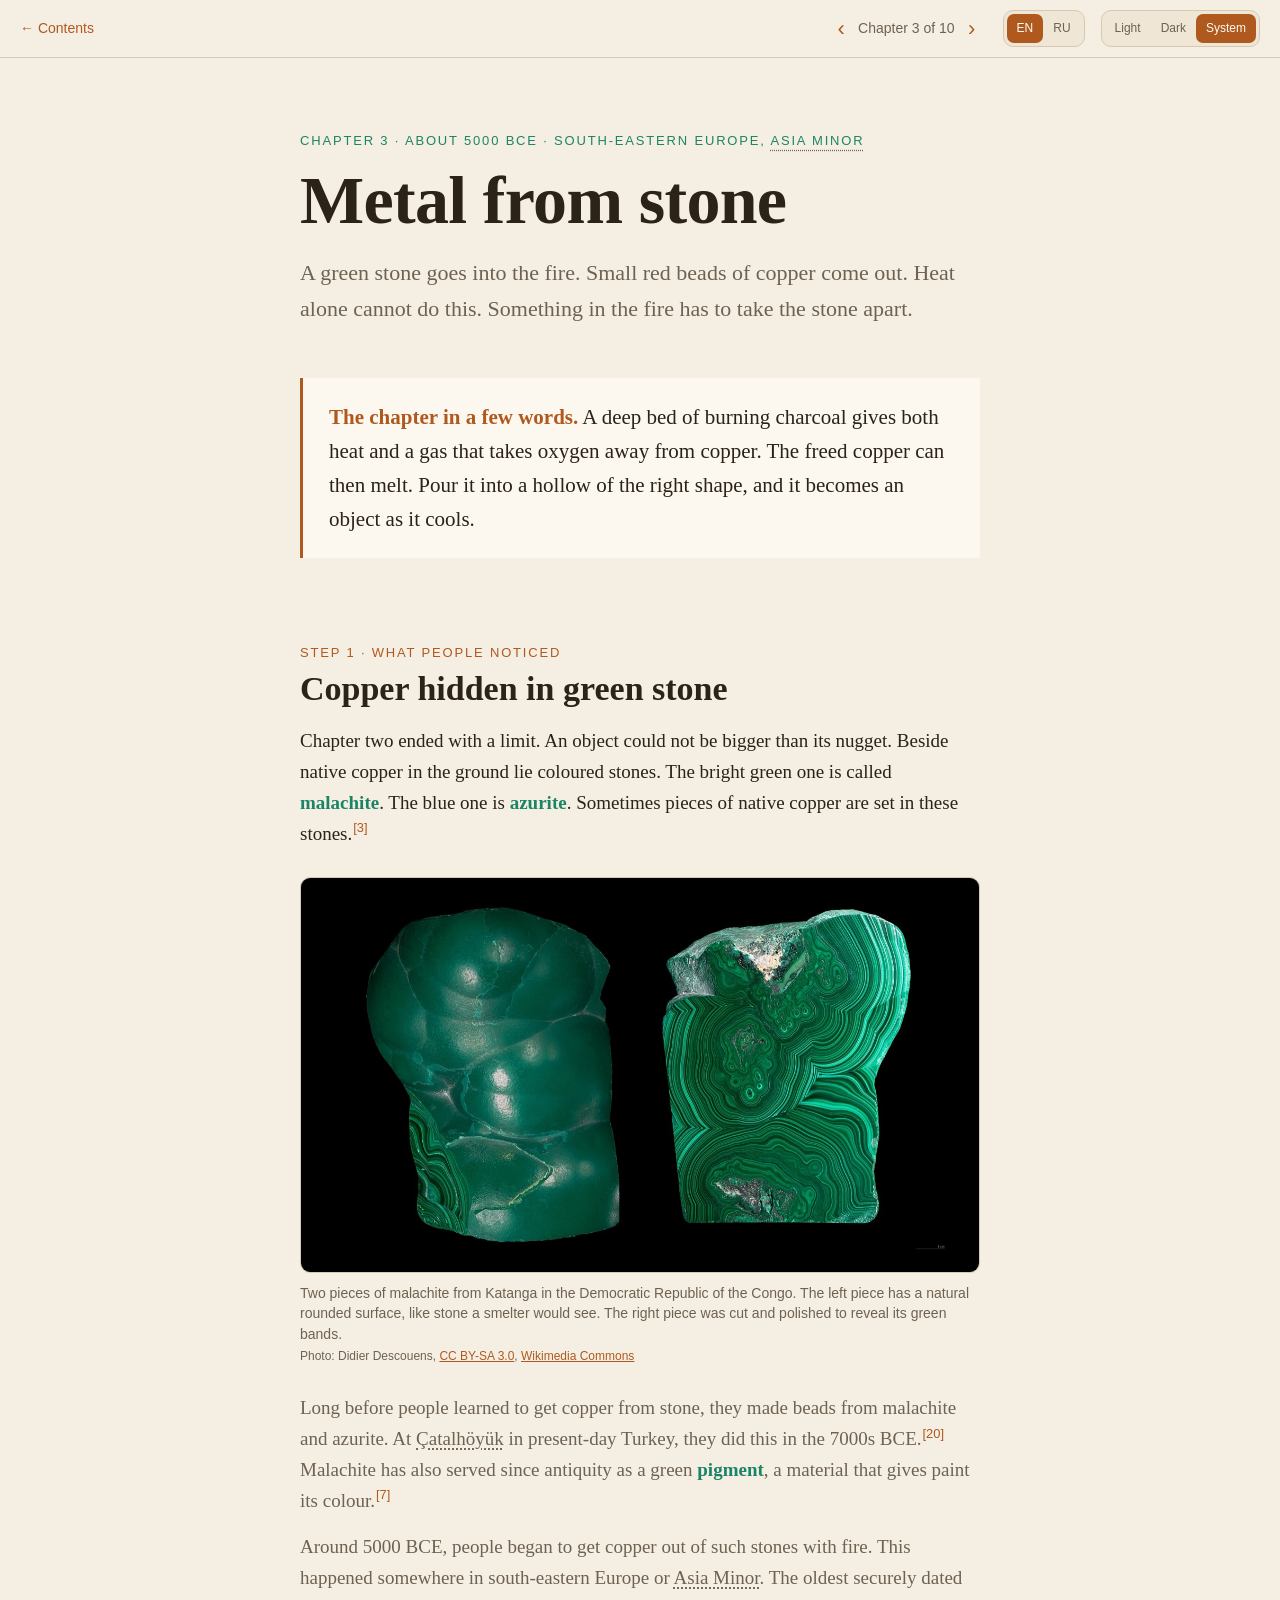
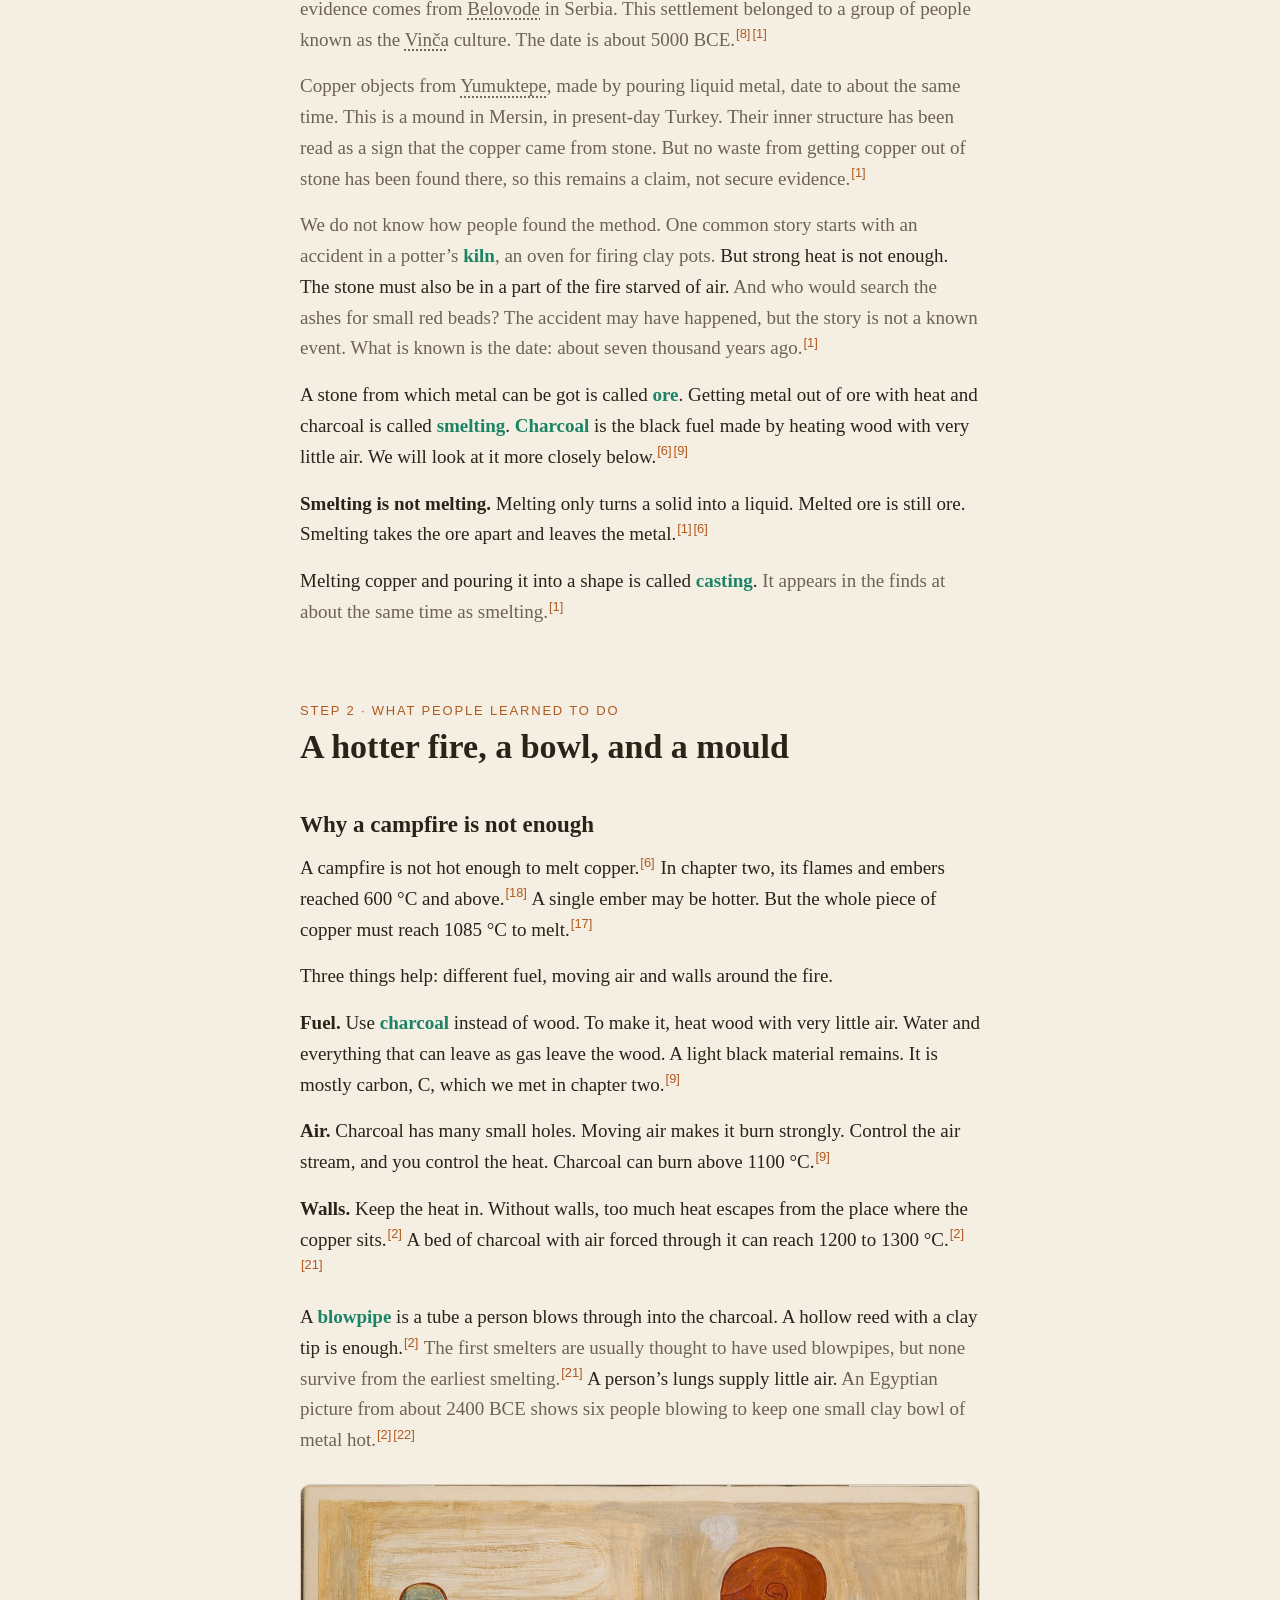
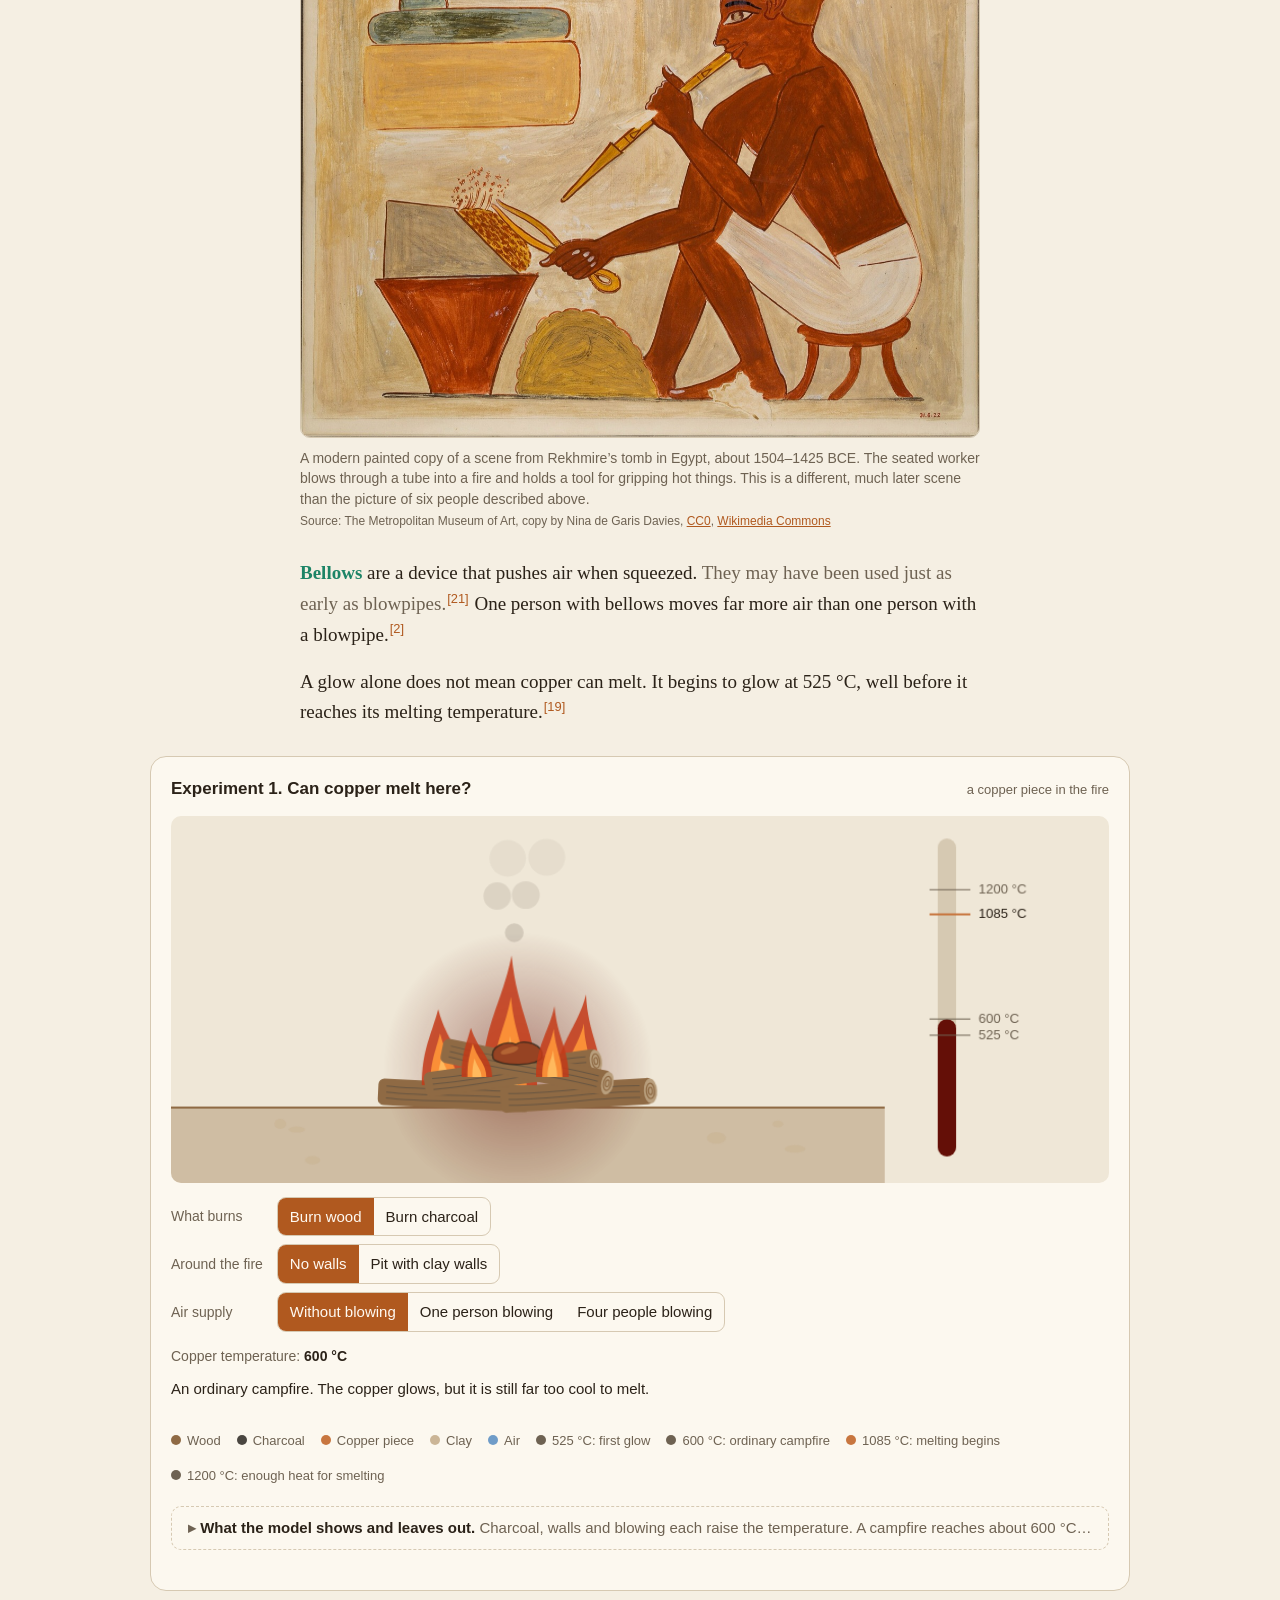
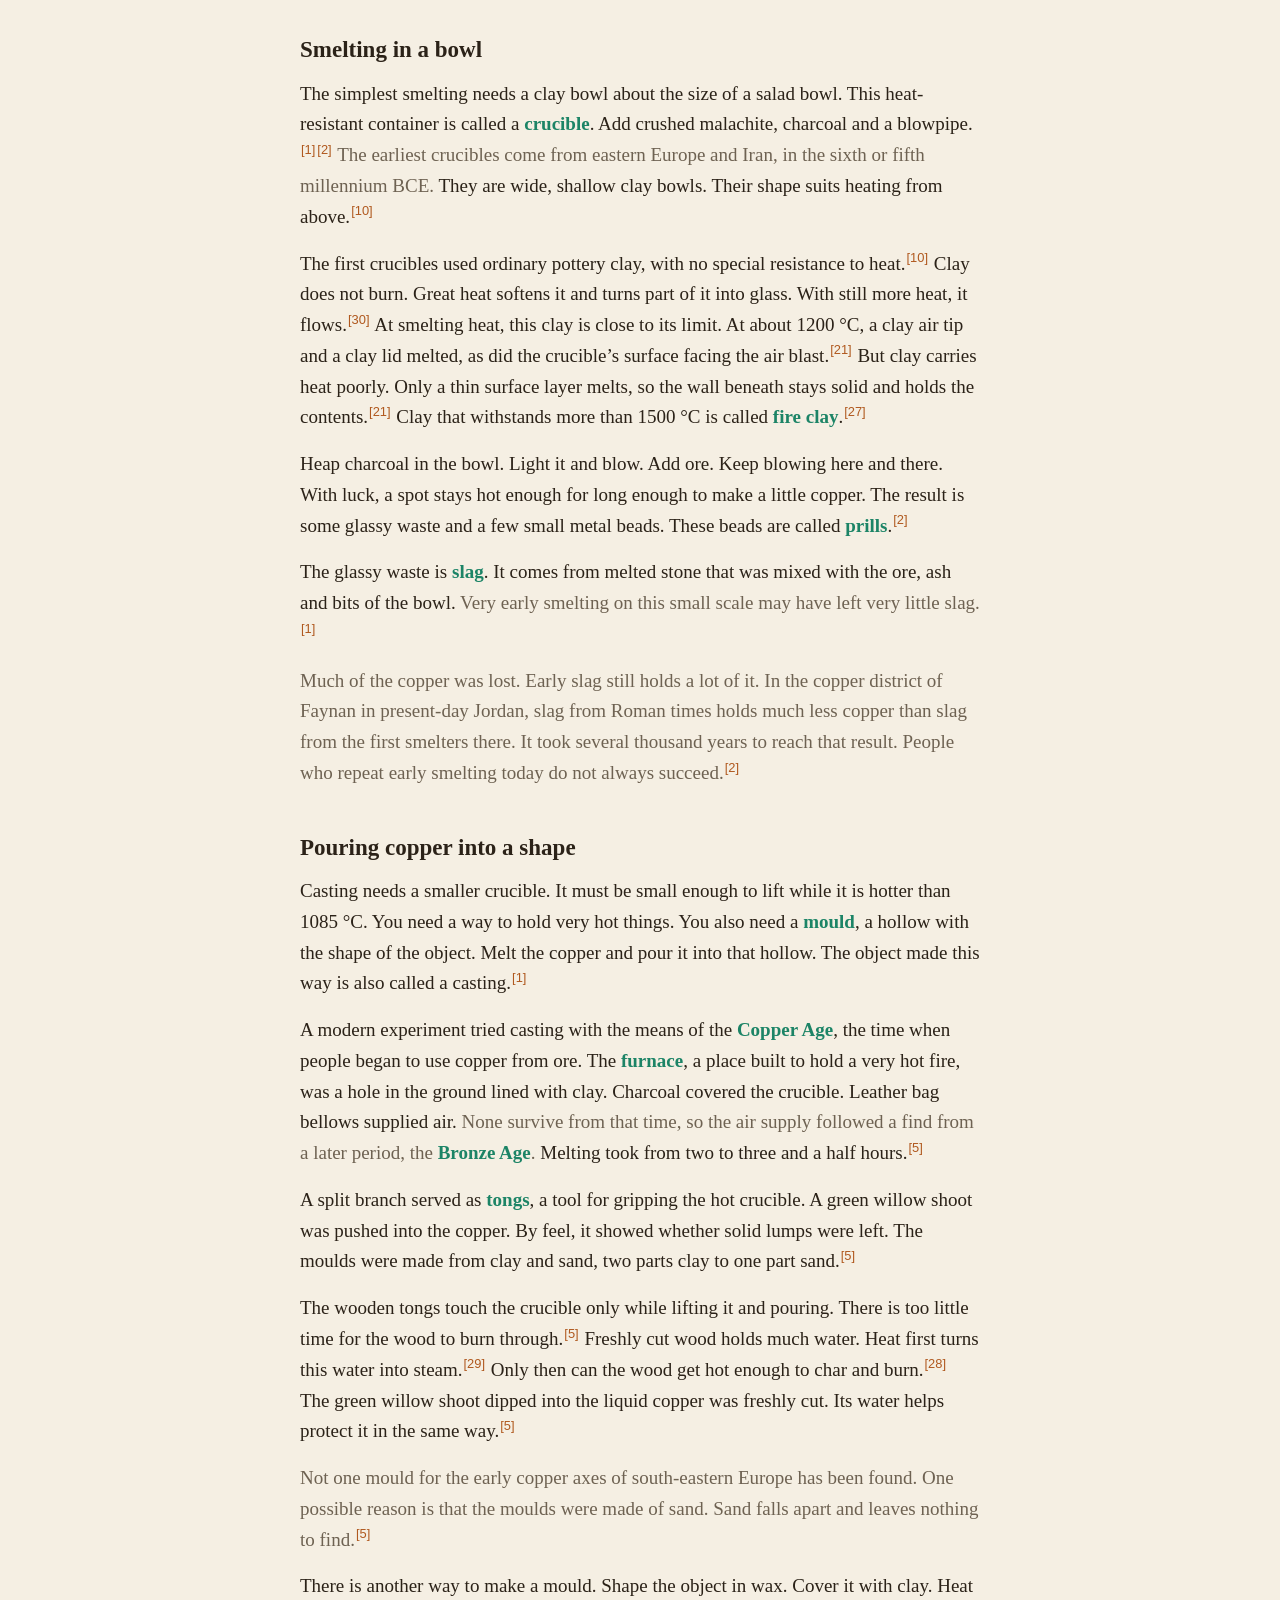
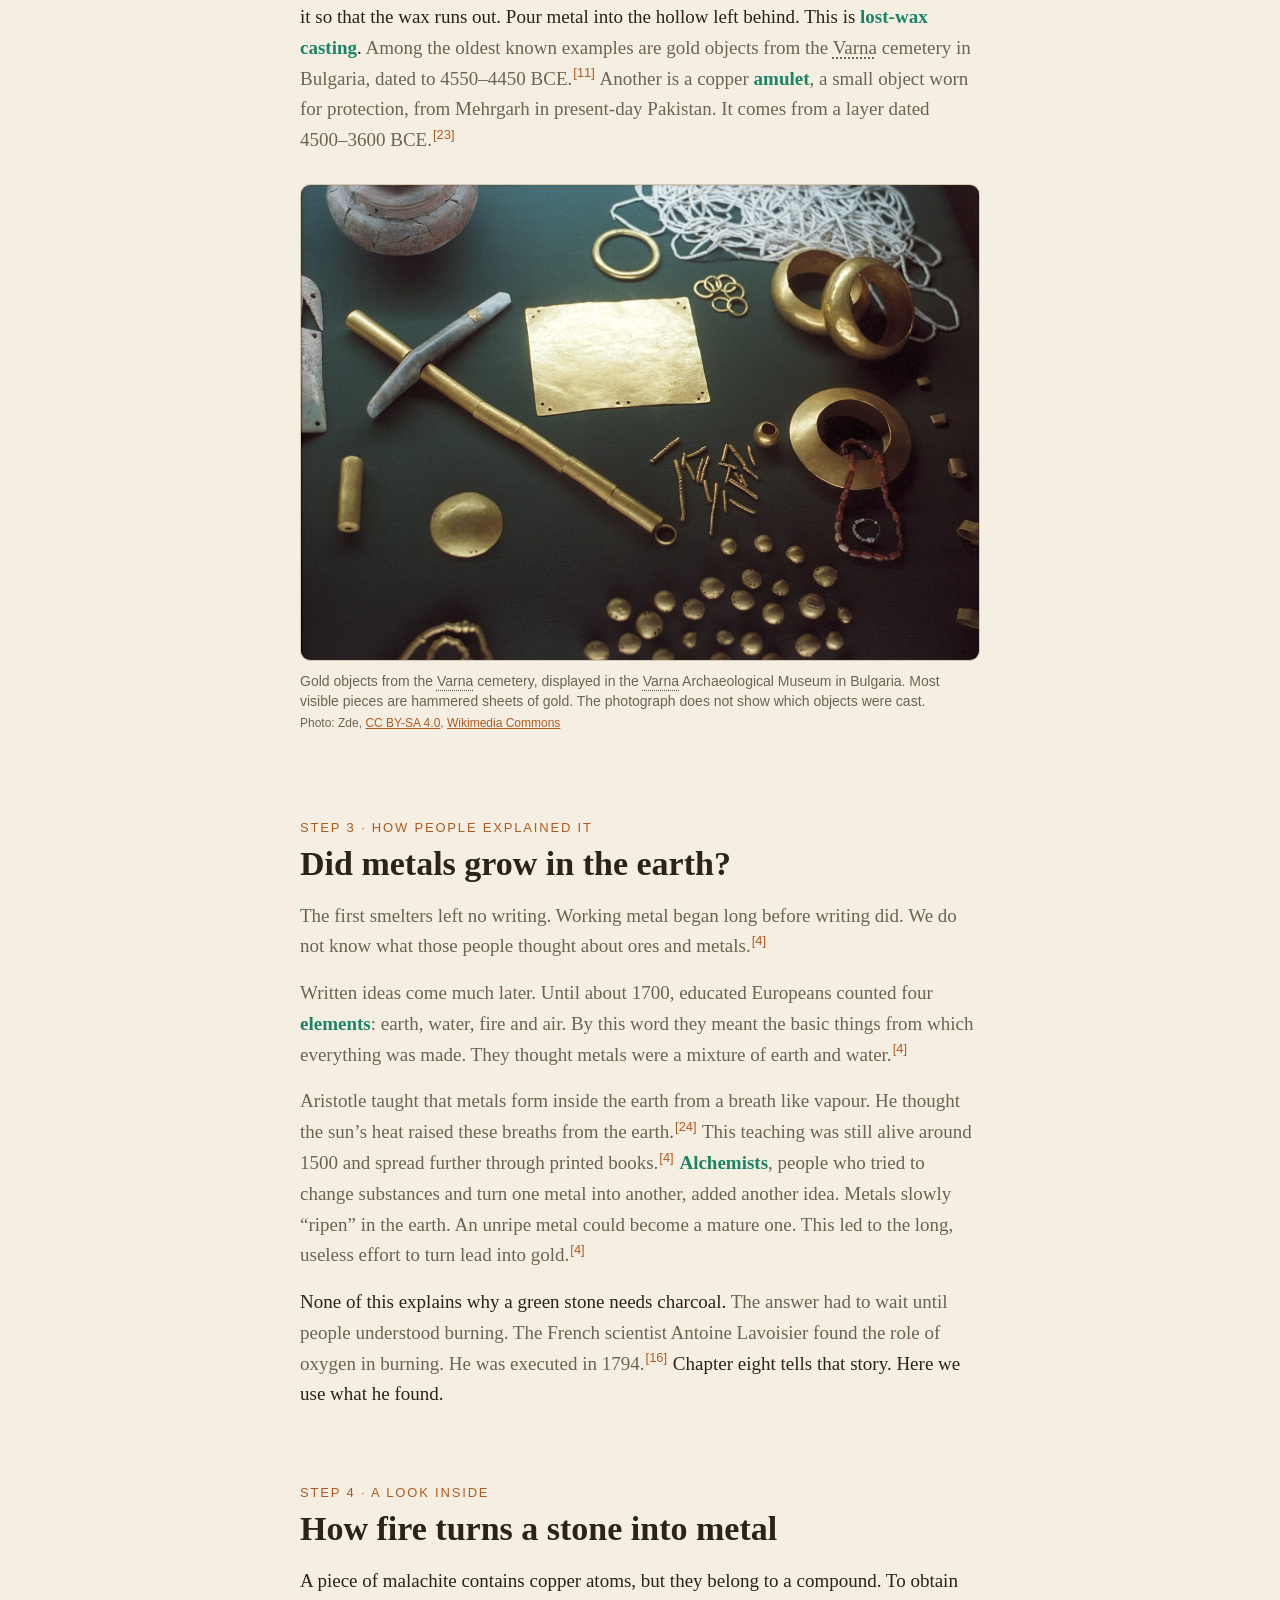
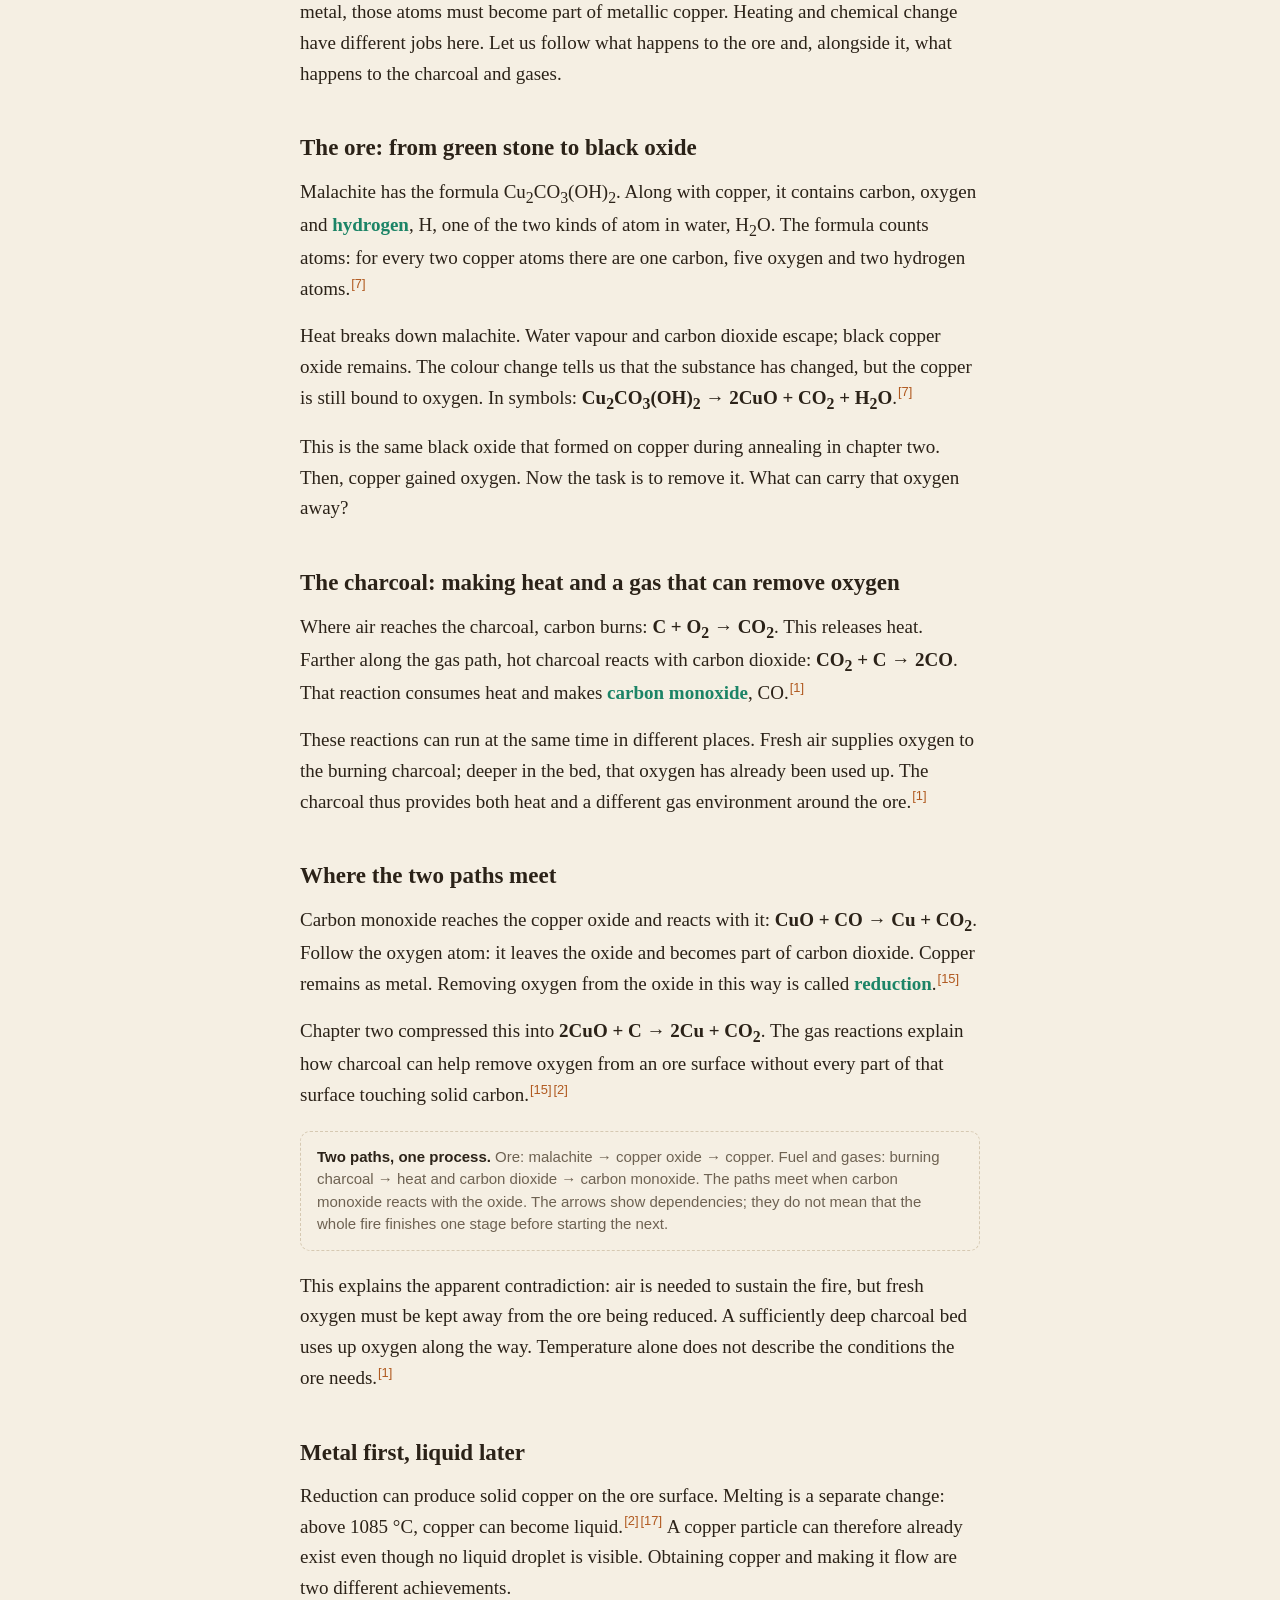
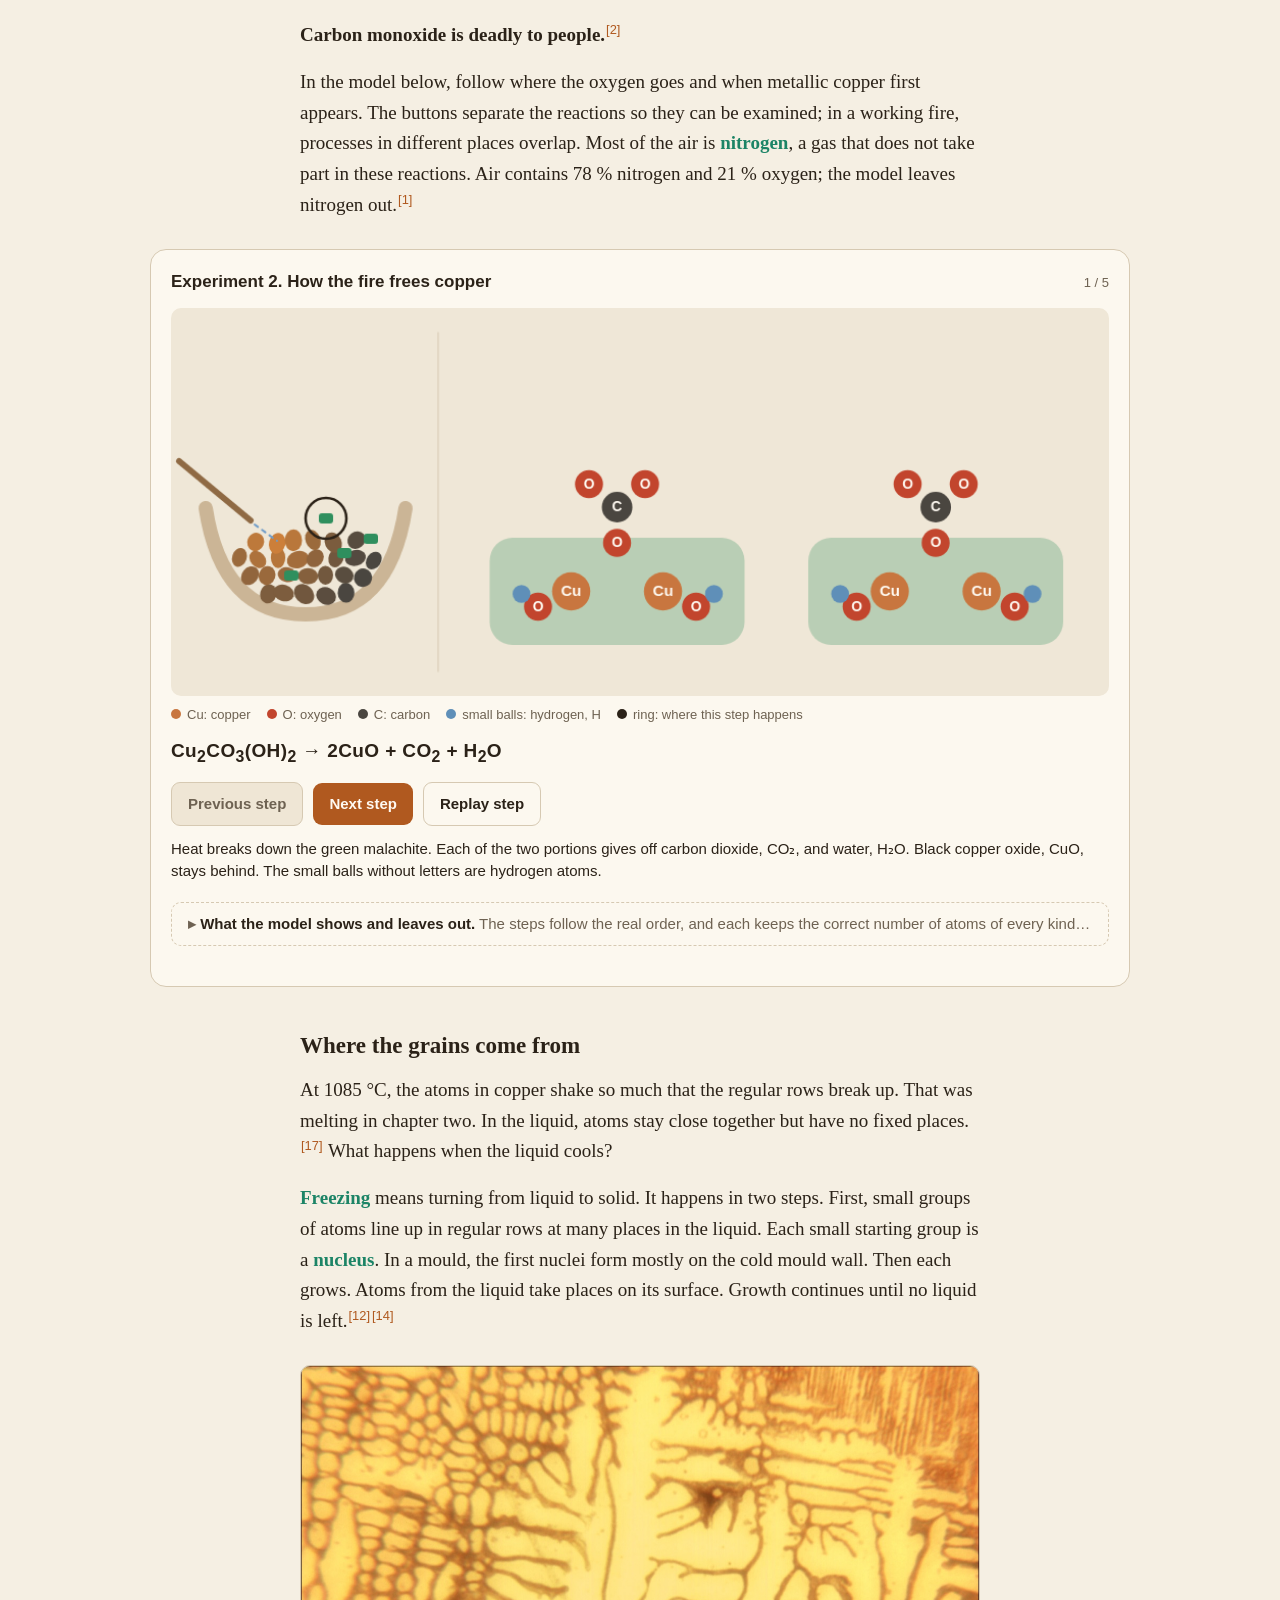
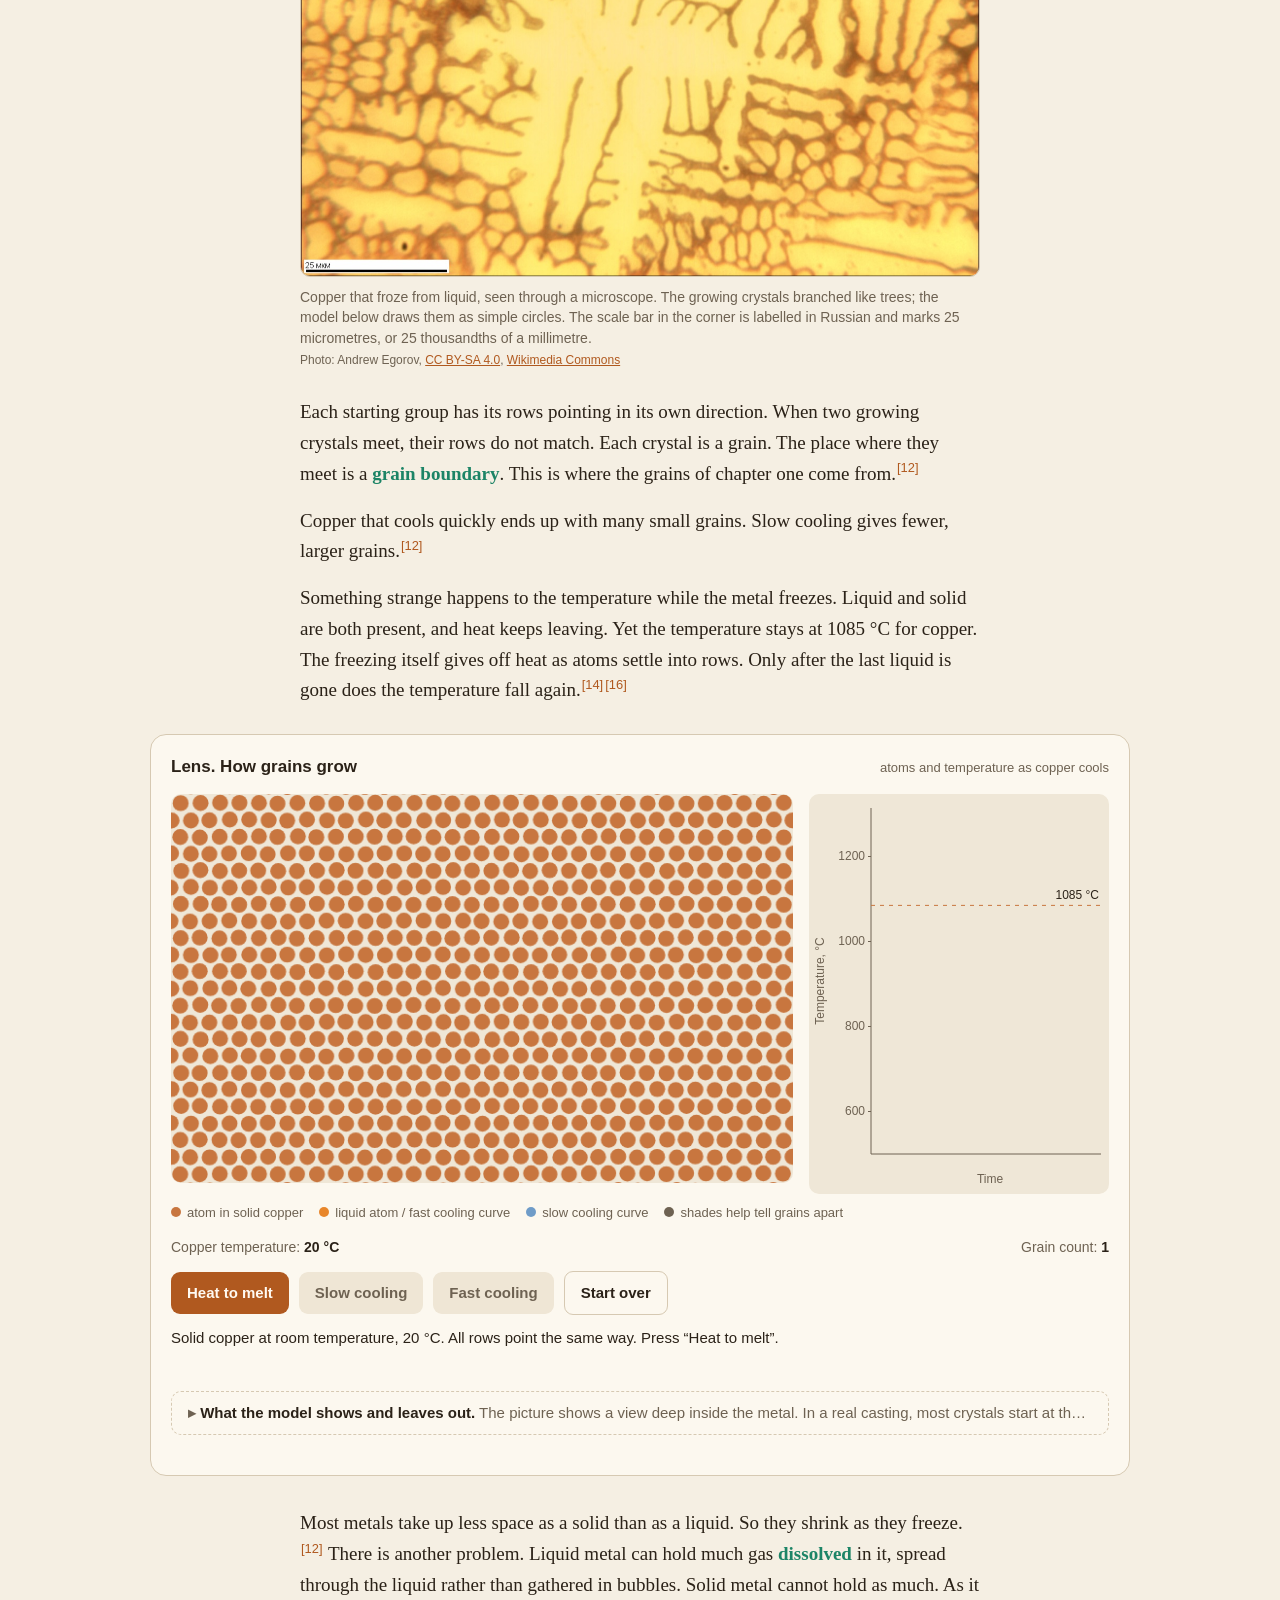
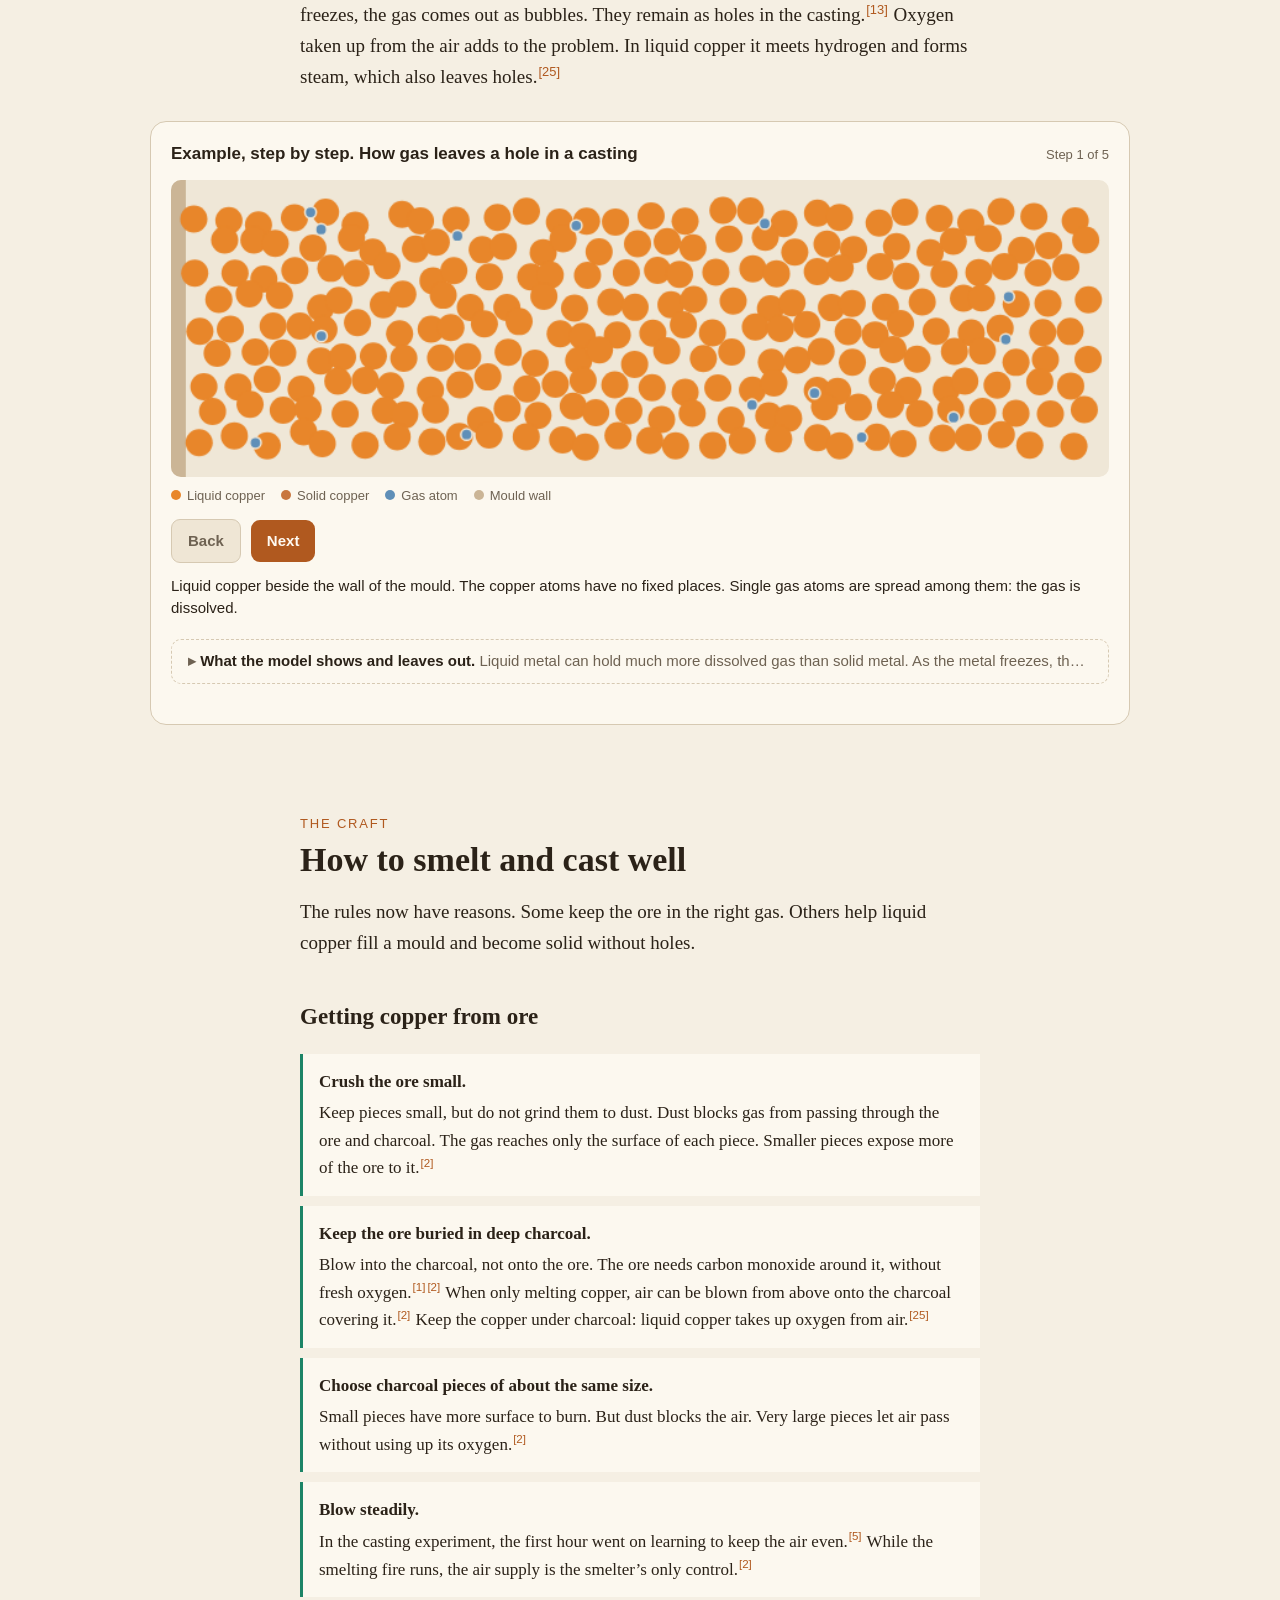
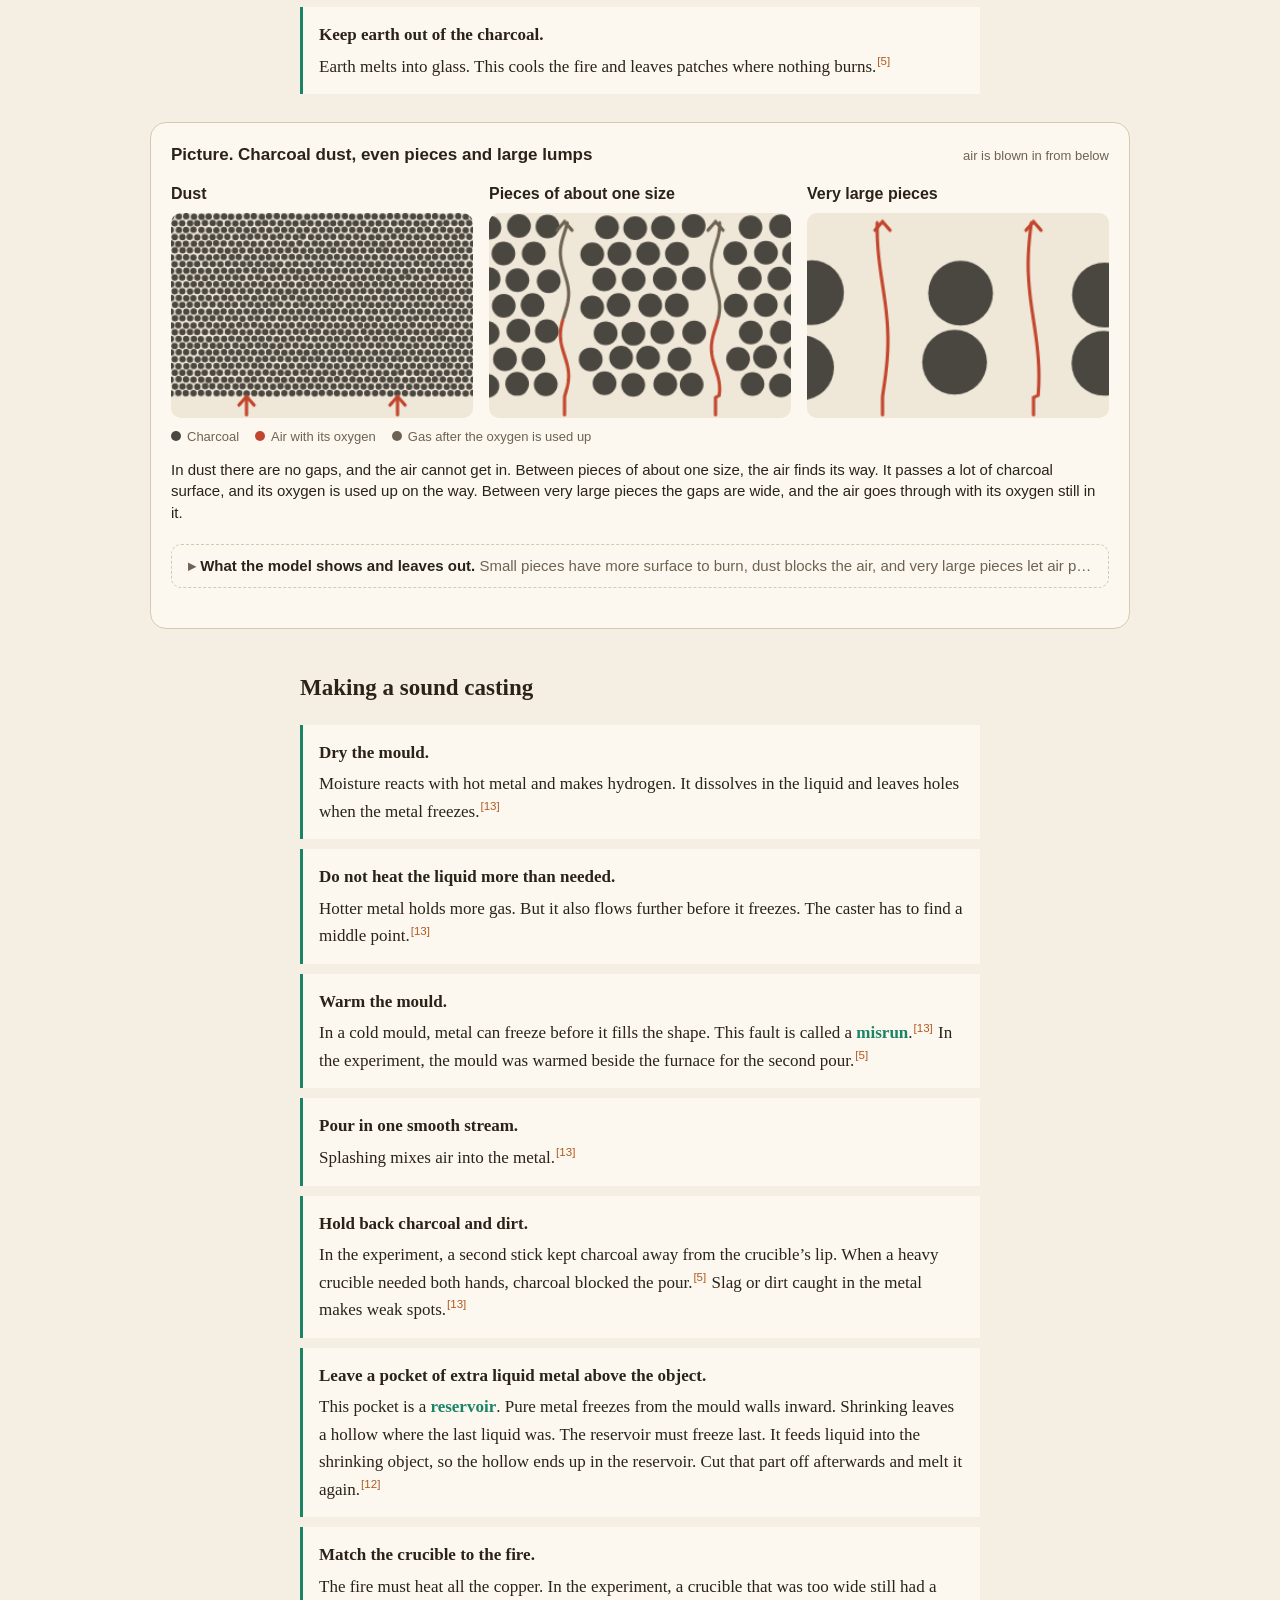
<file: ch3.html>
<!doctype html>
<html lang="en">
<head>
<meta charset="utf-8">
<meta name="viewport" content="width=device-width, initial-scale=1">
<title>Chapter 3. Metal from stone | Metal: from nugget to single crystal</title>
<meta name="description" content="A green stone goes into the fire. Small red beads of copper come out. Heat alone cannot do this. Something in the fire has to take the stone apart.">
<link rel="canonical" href="https://baronets-turk.github.io/metal-book/ch3.html">
<link rel="alternate" hreflang="en" href="https://baronets-turk.github.io/metal-book/ch3.html">
<link rel="alternate" hreflang="ru" href="https://baronets-turk.github.io/metal-book/ru/ch3.html">
<link rel="alternate" hreflang="x-default" href="https://baronets-turk.github.io/metal-book/ch3.html">
<meta property="og:type" content="article">
<meta property="og:title" content="Chapter 3. Metal from stone">
<meta property="og:description" content="A green stone goes into the fire. Small red beads of copper come out. Heat alone cannot do this. Something in the fire has to take the stone apart.">
<meta property="og:url" content="https://baronets-turk.github.io/metal-book/ch3.html">
<meta property="og:image" content="https://baronets-turk.github.io/metal-book/assets/img/malachite.jpg">
<link rel="stylesheet" href="assets/style.css?v=48">
<script src="assets/ui.en.js?v=48"></script>
<script src="assets/theme.js?v=48"></script>
</head>
<body>

<nav class="topbar">
  <a href="index.html"><span class="back-mark">←</span> Contents</a>
  <span class="chapter-nav"><a class="chapter-step" href="ch2.html" title="Fire makes copper soft again" aria-label="Fire makes copper soft again">‹</a><span class="topbar-info">Chapter 3 of 10</span><a class="chapter-step" href="ch4.html" title="Bronze" aria-label="Bronze">›</a></span>
</nav>


<header class="hero">
  <div class="eyebrow">Chapter 3 · about 5000 BCE · south-eastern Europe, <span class="old-name" tabindex="0" data-now="Another name for Anatolia. Today: the larger, Asian part of Turkey.">Asia Minor</span></div>
  <h1>Metal from stone</h1>
  <p class="lead">A green stone goes into the fire. Small red beads of copper come out. Heat alone cannot do this. Something in the fire has to take the stone apart.</p>
</header>

<div class="core">
  <p><b>The chapter in a few words.</b> A deep bed of burning charcoal gives both heat and a gas that takes oxygen away from copper. The freed copper can then melt. Pour it into a hollow of the right shape, and it becomes an object as it cools.</p>
</div>

<main>

<section>
  <div class="step">Step 1 · What people noticed</div>
  <h2>Copper hidden in green stone</h2>
  <p>Chapter two ended with a limit. An object could not be bigger than its nugget. Beside native copper in the ground lie coloured stones. The bright green one is called <span class="term">malachite</span>. The blue one is <span class="term">azurite</span>. Sometimes pieces of native copper are set in these stones.<a class="fn" href="#s-foll-native"></a></p>
  <figure class="photo">
    <img src="assets/img/malachite.jpg" alt="Two green stones, one with a rounded surface and one with polished bands" width="1280" height="743" loading="lazy">
    <figcaption>
      <p>Two pieces of malachite from Katanga in the Democratic Republic of the Congo. The left piece has a natural rounded surface, like stone a smelter would see. The right piece was cut and polished to reveal its green bands.</p>
      <p class="credit">Photo: Didier Descouens, <a href="https://creativecommons.org/licenses/by-sa/3.0/">CC BY-SA 3.0</a>, <a href="https://commons.wikimedia.org/wiki/File:Malachite_Kolwezi_Katanga_Congo.jpg">Wikimedia Commons</a></p>
    </figcaption>
  </figure>
  <p><span class="history">Long before people learned to get copper from stone, they made beads from malachite and azurite. At Çatalhöyük in present-day Turkey, they did this in the 7000s BCE.<a class="fn" href="#s-ore"></a> Malachite has also served since antiquity as a green <span class="term">pigment</span>, a material that gives paint its colour.<a class="fn" href="#s-malachite"></a></span></p>
  <p><span class="history">Around 5000 BCE, people began to get copper out of such stones with fire. This happened somewhere in south-eastern Europe or <span class="old-name" tabindex="0" data-now="Another name for Anatolia. Today: the larger, Asian part of Turkey.">Asia Minor</span>. The oldest securely dated evidence comes from Belovode in Serbia. This settlement belonged to a group of people known as the Vinča culture. The date is about 5000 BCE.<a class="fn" href="#s-chalc"></a><a class="fn" href="#s-foll-first"></a></span></p>
  <p><span class="history">Copper objects from Yumuktepe, made by pouring liquid metal, date to about the same time. This is a mound in Mersin, in present-day Turkey. Their inner structure has been read as a sign that the copper came from stone. But no waste from getting copper out of stone has been found there, so this remains a claim, not secure evidence.<a class="fn" href="#s-foll-first"></a></span></p>
  <p><span class="history">We do not know how people found the method. One common story starts with an accident in a potter’s <span class="term">kiln</span>, an oven for firing clay pots.</span> But strong heat is not enough. The stone must also be in a part of the fire starved of air. <span class="history">And who would search the ashes for small red beads? The accident may have happened, but the story is not a known event. What is known is the date: about seven thousand years ago.<a class="fn" href="#s-foll-first"></a></span></p>
  <p>A stone from which metal can be got is called <span class="term">ore</span>. Getting metal out of ore with heat and charcoal is called <span class="term">smelting</span>. <span class="term">Charcoal</span> is the black fuel made by heating wood with very little air. We will look at it more closely below.<a class="fn" href="#s-smelting"></a><a class="fn" href="#s-charcoal"></a></p>
  <p><b>Smelting is not melting.</b> Melting only turns a solid into a liquid. Melted ore is still ore. Smelting takes the ore apart and leaves the metal.<a class="fn" href="#s-foll-first"></a><a class="fn" href="#s-smelting"></a></p>
  <p>Melting copper and pouring it into a shape is called <span class="term">casting</span>. <span class="history">It appears in the finds at about the same time as smelting.<a class="fn" href="#s-foll-first"></a></span></p>
</section>

<section>
  <div class="step">Step 2 · What people learned to do</div>
  <h2>A hotter fire, a bowl, and a mould</h2>
  <h3>Why a campfire is not enough</h3>
  <p>A campfire is not hot enough to melt copper.<a class="fn" href="#s-smelting"></a> In chapter two, its flames and embers reached 600 °C and above.<a class="fn" href="#s-flame"></a> A single ember may be hotter. But the whole piece of copper must reach 1085 °C to melt.<a class="fn" href="#s-melt"></a></p>
  <p>Three things help: different fuel, moving air and walls around the fire.</p>
  <p><b>Fuel.</b> Use <span class="term">charcoal</span> instead of wood. To make it, heat wood with very little air. Water and everything that can leave as gas leave the wood. A light black material remains. It is mostly carbon, C, which we met in chapter two.<a class="fn" href="#s-charcoal"></a></p>
  <p><b>Air.</b> Charcoal has many small holes. Moving air makes it burn strongly. Control the air stream, and you control the heat. Charcoal can burn above 1100 °C.<a class="fn" href="#s-charcoal"></a></p>
  <p><b>Walls.</b> Keep the heat in. Without walls, too much heat escapes from the place where the copper sits.<a class="fn" href="#s-foll-second"></a> A bed of charcoal with air forced through it can reach 1200 to 1300 °C.<a class="fn" href="#s-foll-second"></a><a class="fn" href="#s-rose"></a></p>
  <p>A <span class="term">blowpipe</span> is a tube a person blows through into the charcoal. A hollow reed with a clay tip is enough.<a class="fn" href="#s-foll-second"></a> <span class="history">The first smelters are usually thought to have used blowpipes, but none survive from the earliest smelting.<a class="fn" href="#s-rose"></a></span> A person’s lungs supply little air. <span class="history">An Egyptian picture from about 2400 BCE shows six people blowing to keep one small clay bowl of metal hot.<a class="fn" href="#s-foll-second"></a><a class="fn" href="#s-mansour"></a></span></p>
  <figure class="photo">
    <img src="assets/img/rekhmire-blowpipe.jpg" alt="A painted seated worker blowing through a tube into a fire and holding tongs" width="1280" height="1042" loading="lazy">
    <figcaption>
      <p>A modern painted copy of a scene from Rekhmire’s tomb in Egypt, about 1504–1425 BCE. The seated worker blows through a tube into a fire and holds a tool for gripping hot things. This is a different, much later scene than the picture of six people described above.</p>
      <p class="credit">Source: The Metropolitan Museum of Art, copy by Nina de Garis Davies, <a href="https://creativecommons.org/publicdomain/zero/1.0/">CC0</a>, <a href="https://commons.wikimedia.org/wiki/File:Metal_Working,_Tomb_of_Rekhmire_MET_31.6.22_EGDP017258.jpg">Wikimedia Commons</a></p>
    </figcaption>
  </figure>
  <p><span class="term">Bellows</span> are a device that pushes air when squeezed. <span class="history">They may have been used just as early as blowpipes.<a class="fn" href="#s-rose"></a></span> One person with bellows moves far more air than one person with a blowpipe.<a class="fn" href="#s-foll-second"></a></p>
  <p>A glow alone does not mean copper can melt. It begins to glow at 525 °C, well before it reaches its melting temperature.<a class="fn" href="#s-glow"></a></p>
  <div class="widget" id="w-fire">
    <div class="widget-title"><strong>Experiment 1. Can copper melt here?</strong><span>a copper piece in the fire</span></div>
    <canvas id="f-canvas"></canvas>
    <div class="options">
      <span>What burns</span>
      <div class="seg" id="f-fuel"><button data-value="wood" class="on">Burn wood</button><button data-value="charcoal">Burn charcoal</button></div>
      <span>Around the fire</span>
      <div class="seg" id="f-walls"><button data-value="open" class="on">No walls</button><button data-value="pit">Pit with clay walls</button></div>
      <span>Air supply</span>
      <div class="seg" id="f-air"><button data-value="0" class="on">Without blowing</button><button data-value="1">One person blowing</button><button data-value="2">Four people blowing</button></div>
    </div>
    <div class="meter-head" style="margin-top:14px"><span>Copper temperature: <b id="f-temp"></b></span></div>
    <div class="caption" id="f-caption"></div>
    <div class="legend">
      <span style="--c:var(--wood)">Wood</span>
      <span style="--c:var(--carbon)">Charcoal</span>
      <span style="--c:var(--atom)">Copper piece</span>
      <span style="--c:var(--clay)">Clay</span>
      <span style="--c:var(--air)">Air</span>
      <span style="--c:var(--muted)">525 °C: first glow</span>
      <span style="--c:var(--muted)">600 °C: ordinary campfire</span>
      <span style="--c:var(--atom)">1085 °C: melting begins</span>
      <span style="--c:var(--muted)">1200 °C: enough heat for smelting</span>
    </div>
    <div class="note"><b>What the model shows and leaves out.</b> Charcoal, walls and blowing each raise the temperature. A campfire reaches about 600 °C and above, as in chapter two. Charcoal with air forced through it can reach 1200 to 1300 °C.<a class="fn" href="#s-foll-second"></a><a class="fn" href="#s-rose"></a> The glow colours follow chapter two. All temperatures between these examples were chosen by hand to show which changes make the fire hotter. The thermometer measures the copper piece. A real fire has hotter and cooler spots; single embers can be hotter than the piece as a whole. Four blowpipes were chosen for this picture. An Egyptian picture shows six people blowing to heat one small crucible.<a class="fn" href="#s-foll-second"></a> Sizes in the picture are not to scale. Flames, smoke and sparks only make the fire recognisable; their size and colour measure nothing. The copper piece’s colour and the thermometer show the temperature.</div>
  </div>
  <h3>Smelting in a bowl</h3>
  <p>The simplest smelting needs a clay bowl about the size of a salad bowl. This heat-resistant container is called a <span class="term">crucible</span>. Add crushed malachite, charcoal and a blowpipe.<a class="fn" href="#s-foll-first"></a><a class="fn" href="#s-foll-second"></a> <span class="history">The earliest crucibles come from eastern Europe and Iran, in the sixth or fifth millennium BCE.</span> They are wide, shallow clay bowls. Their shape suits heating from above.<a class="fn" href="#s-crucible"></a></p>
  <p>The first crucibles used ordinary pottery clay, with no special resistance to heat.<a class="fn" href="#s-crucible"></a> Clay does not burn. Great heat softens it and turns part of it into glass. With still more heat, it flows.<a class="fn" href="#s-vitrification"></a> At smelting heat, this clay is close to its limit. At about 1200 °C, a clay air tip and a clay lid melted, as did the crucible’s surface facing the air blast.<a class="fn" href="#s-rose"></a> But clay carries heat poorly. Only a thin surface layer melts, so the wall beneath stays solid and holds the contents.<a class="fn" href="#s-rose"></a> Clay that withstands more than 1500 °C is called <span class="term">fire clay</span>.<a class="fn" href="#s-fireclay"></a></p>
  <p>Heap charcoal in the bowl. Light it and blow. Add ore. Keep blowing here and there. With luck, a spot stays hot enough for long enough to make a little copper. The result is some glassy waste and a few small metal beads. These beads are called <span class="term">prills</span>.<a class="fn" href="#s-foll-second"></a></p>
  <p>The glassy waste is <span class="term">slag</span>. It comes from melted stone that was mixed with the ore, ash and bits of the bowl. <span class="history">Very early smelting on this small scale may have left very little slag.<a class="fn" href="#s-foll-first"></a></span></p>
  <p><span class="history">Much of the copper was lost. Early slag still holds a lot of it. In the copper district of Faynan in present-day Jordan, slag from Roman times holds much less copper than slag from the first smelters there. It took several thousand years to reach that result. People who repeat early smelting today do not always succeed.<a class="fn" href="#s-foll-second"></a></span></p>
  <h3>Pouring copper into a shape</h3>
  <p>Casting needs a smaller crucible. It must be small enough to lift while it is hotter than 1085 °C. You need a way to hold very hot things. You also need a <span class="term">mould</span>, a hollow with the shape of the object. Melt the copper and pour it into that hollow. The object made this way is also called a casting.<a class="fn" href="#s-foll-first"></a></p>
  <p>A modern experiment tried casting with the means of the <span class="term">Copper Age</span>, the time when people began to use copper from ore. The <span class="term">furnace</span>, a place built to hold a very hot fire, was a hole in the ground lined with clay. Charcoal covered the crucible. Leather bag bellows supplied air. <span class="history">None survive from that time, so the air supply followed a find from a later period, the <span class="term">Bronze Age</span>.</span> Melting took from two to three and a half hours.<a class="fn" href="#s-axes"></a></p>
  <p>A split branch served as <span class="term">tongs</span>, a tool for gripping the hot crucible. A green willow shoot was pushed into the copper. By feel, it showed whether solid lumps were left. The moulds were made from clay and sand, two parts clay to one part sand.<a class="fn" href="#s-axes"></a></p>
  <p>The wooden tongs touch the crucible only while lifting it and pouring. There is too little time for the wood to burn through.<a class="fn" href="#s-axes"></a> Freshly cut wood holds much water. Heat first turns this water into steam.<a class="fn" href="#s-greenwood"></a> Only then can the wood get hot enough to char and burn.<a class="fn" href="#s-charring"></a> The green willow shoot dipped into the liquid copper was freshly cut. Its water helps protect it in the same way.<a class="fn" href="#s-axes"></a></p>
  <p><span class="history">Not one mould for the early copper axes of south-eastern Europe has been found. One possible reason is that the moulds were made of sand. Sand falls apart and leaves nothing to find.<a class="fn" href="#s-axes"></a></span></p>
  <p>There is another way to make a mould. Shape the object in wax. Cover it with clay. Heat it so that the wax runs out. Pour metal into the hollow left behind. This is <span class="term">lost-wax casting</span>. <span class="history">Among the oldest known examples are gold objects from the Varna cemetery in Bulgaria, dated to 4550–4450 BCE.<a class="fn" href="#s-lostwax"></a> Another is a copper <span class="term">amulet</span>, a small object worn for protection, from Mehrgarh in present-day Pakistan. It comes from a layer dated 4500–3600 BCE.<a class="fn" href="#s-thoury"></a></span></p>
  <figure class="photo">
    <img src="assets/img/varna-gold.jpg" alt="Gold objects of different shapes arranged in a museum display" width="1280" height="896" loading="lazy">
    <figcaption>
      <p>Gold objects from the Varna cemetery, displayed in the Varna Archaeological Museum in Bulgaria. Most visible pieces are hammered sheets of gold. The photograph does not show which objects were cast.</p>
      <p class="credit">Photo: Zde, <a href="https://creativecommons.org/licenses/by-sa/4.0/">CC BY-SA 4.0</a>, <a href="https://commons.wikimedia.org/wiki/File:Gold_treasure,_4600-4200_BC,_AM_Varna,_Varm24.jpg">Wikimedia Commons</a></p>
    </figcaption>
  </figure>
</section>

<section>
  <div class="step">Step 3 · How people explained it</div>
  <h2>Did metals grow in the earth?</h2>
  <p><span class="history">The first smelters left no writing. Working metal began long before writing did. We do not know what those people thought about ores and metals.<a class="fn" href="#s-ideas"></a></span></p>
  <p><span class="history">Written ideas come much later. Until about 1700, educated Europeans counted four <span class="term">elements</span>: earth, water, fire and air. By this word they meant the basic things from which everything was made. They thought metals were a mixture of earth and water.<a class="fn" href="#s-ideas"></a></span></p>
  <p><span class="history">Aristotle taught that metals form inside the earth from a breath like vapour. He thought the sun’s heat raised these breaths from the earth.<a class="fn" href="#s-aristotle"></a> This teaching was still alive around 1500 and spread further through printed books.<a class="fn" href="#s-ideas"></a> <span class="term">Alchemists</span>, people who tried to change substances and turn one metal into another, added another idea. Metals slowly “ripen” in the earth. An unripe metal could become a mature one. This led to the long, useless effort to turn lead into gold.<a class="fn" href="#s-ideas"></a></span></p>
  <p>None of this explains why a green stone needs charcoal. <span class="history">The answer had to wait until people understood burning. The French scientist Antoine Lavoisier found the role of oxygen in burning. He was executed in 1794.<a class="fn" href="#s-openstax"></a></span> Chapter eight tells that story. Here we use what he found.</p>
</section>

<section>
  <div class="step">Step 4 · A look inside</div>
  <h2>How fire turns a stone into metal</h2>
  <p>A piece of malachite contains copper atoms, but they belong to a compound. To obtain metal, those atoms must become part of metallic copper. Heating and chemical change have different jobs here. Let us follow what happens to the ore and, alongside it, what happens to the charcoal and gases.</p>
  <h3>The ore: from green stone to black oxide</h3>
  <p>Malachite has the formula Cu<sub>2</sub>CO<sub>3</sub>(OH)<sub>2</sub>. Along with copper, it contains carbon, oxygen and <span class="term">hydrogen</span>, H, one of the two kinds of atom in water, H<sub>2</sub>O. The formula counts atoms: for every two copper atoms there are one carbon, five oxygen and two hydrogen atoms.<a class="fn" href="#s-malachite"></a></p>
  <p>Heat breaks down malachite. Water vapour and carbon dioxide escape; black copper oxide remains. The colour change tells us that the substance has changed, but the copper is still bound to oxygen. In symbols: <b>Cu<sub>2</sub>CO<sub>3</sub>(OH)<sub>2</sub> → 2CuO + CO<sub>2</sub> + H<sub>2</sub>O</b>.<a class="fn" href="#s-malachite"></a></p>
  <p>This is the same black oxide that formed on copper during annealing in chapter two. Then, copper gained oxygen. Now the task is to remove it. What can carry that oxygen away?</p>
  <h3>The charcoal: making heat and a gas that can remove oxygen</h3>
  <p>Where air reaches the charcoal, carbon burns: <b>C + O<sub>2</sub> → CO<sub>2</sub></b>. This releases heat. Farther along the gas path, hot charcoal reacts with carbon dioxide: <b>CO<sub>2</sub> + C → 2CO</b>. That reaction consumes heat and makes <span class="term">carbon monoxide</span>, CO.<a class="fn" href="#s-foll-first"></a></p>
  <p>These reactions can run at the same time in different places. Fresh air supplies oxygen to the burning charcoal; deeper in the bed, that oxygen has already been used up. The charcoal thus provides both heat and a different gas environment around the ore.<a class="fn" href="#s-foll-first"></a></p>
  <h3>Where the two paths meet</h3>
  <p>Carbon monoxide reaches the copper oxide and reacts with it: <b>CuO + CO → Cu + CO<sub>2</sub></b>. Follow the oxygen atom: it leaves the oxide and becomes part of carbon dioxide. Copper remains as metal. Removing oxygen from the oxide in this way is called <span class="term">reduction</span>.<a class="fn" href="#s-oxide"></a></p>
  <p>Chapter two compressed this into <b>2CuO + C → 2Cu + CO<sub>2</sub></b>. The gas reactions explain how charcoal can help remove oxygen from an ore surface without every part of that surface touching solid carbon.<a class="fn" href="#s-oxide"></a><a class="fn" href="#s-foll-second"></a></p>
  <div class="note"><b>Two paths, one process.</b> Ore: malachite → copper oxide → copper. Fuel and gases: burning charcoal → heat and carbon dioxide → carbon monoxide. The paths meet when carbon monoxide reacts with the oxide. The arrows show dependencies; they do not mean that the whole fire finishes one stage before starting the next.</div>
  <p>This explains the apparent contradiction: air is needed to sustain the fire, but fresh oxygen must be kept away from the ore being reduced. A sufficiently deep charcoal bed uses up oxygen along the way. Temperature alone does not describe the conditions the ore needs.<a class="fn" href="#s-foll-first"></a></p>
  <h3>Metal first, liquid later</h3>
  <p>Reduction can produce solid copper on the ore surface. Melting is a separate change: above 1085 °C, copper can become liquid.<a class="fn" href="#s-foll-second"></a><a class="fn" href="#s-melt"></a> A copper particle can therefore already exist even though no liquid droplet is visible. Obtaining copper and making it flow are two different achievements.</p>
  <p><b>Carbon monoxide is deadly to people.</b><a class="fn" href="#s-foll-second"></a></p>
  <p>In the model below, follow where the oxygen goes and when metallic copper first appears. The buttons separate the reactions so they can be examined; in a working fire, processes in different places overlap. Most of the air is <span class="term">nitrogen</span>, a gas that does not take part in these reactions. Air contains 78 % nitrogen and 21 % oxygen; the model leaves nitrogen out.<a class="fn" href="#s-foll-first"></a></p>
  <div class="widget" id="w-smelt">
    <div class="widget-title"><strong>Experiment 2. How the fire frees copper</strong><span id="s-count"></span></div>
    <canvas id="s-canvas"></canvas>
    <div class="legend">
      <span style="--c:var(--atom)">Cu: copper</span>
      <span style="--c:var(--oxygen)">O: oxygen</span>
      <span style="--c:var(--carbon)">C: carbon</span>
      <span style="--c:var(--hydrogen)">small balls: hydrogen, H</span>
      <span class="wide-only" style="--c:var(--fold-move)">ring: where this step happens</span>
    </div>
    <div class="equation" id="s-eq"></div>
    <div class="controls">
      <button class="ghost" id="s-back">Previous step</button>
      <button id="s-next">Next step</button>
      <button class="ghost" id="s-again">Replay step</button>
    </div>
    <div class="caption" id="s-caption"></div>
    <div class="note"><b>What the model shows and leaves out.</b> The steps follow the real order, and each keeps the correct number of atoms of every kind. Copper forms as a solid and melts only above 1085 °C. The ball sizes and colours were chosen for the drawing. Their positions do not show the real arrangement inside malachite, copper oxide or charcoal. Even the neat carbon rows are just a way to draw it. Nitrogen, 78 % of the air, is left out. Real molecules move much faster and in all directions. Only a handful of atoms is shown. A real smelt takes far longer than these few seconds. The bowl is not drawn to scale.</div>
  </div>
  <h3>Where the grains come from</h3>
  <p>At 1085 °C, the atoms in copper shake so much that the regular rows break up. That was melting in chapter two. In the liquid, atoms stay close together but have no fixed places.<a class="fn" href="#s-melt"></a> What happens when the liquid cools?</p>
  <p><span class="term">Freezing</span> means turning from liquid to solid. It happens in two steps. First, small groups of atoms line up in regular rows at many places in the liquid. Each small starting group is a <span class="term">nucleus</span>. In a mould, the first nuclei form mostly on the cold mould wall. Then each grows. Atoms from the liquid take places on its surface. Growth continues until no liquid is left.<a class="fn" href="#s-casting"></a><a class="fn" href="#s-freezing"></a></p>
  <figure class="photo">
    <img src="assets/img/copper-dendrites.jpg" alt="Branching shapes in copper under a microscope, with a scale bar in the corner" width="1280" height="963" loading="lazy">
    <figcaption>
      <p>Copper that froze from liquid, seen through a microscope. The growing crystals branched like trees; the model below draws them as simple circles. The scale bar in the corner is labelled in Russian and marks 25 micrometres, or 25 thousandths of a millimetre.</p>
      <p class="credit">Photo: Andrew Egorov, <a href="https://creativecommons.org/licenses/by-sa/4.0/">CC BY-SA 4.0</a>, <a href="https://commons.wikimedia.org/wiki/File:%D0%9C%D0%B8%D0%BA%D1%80%D0%BE%D1%81%D1%82%D1%80%D1%83%D0%BA%D1%82%D1%83%D1%80%D0%B0_%D0%BC%D0%B5%D0%B4%D0%B8_2_(microstructure_of_copper).jpg">Wikimedia Commons</a></p>
    </figcaption>
  </figure>
  <p>Each starting group has its rows pointing in its own direction. When two growing crystals meet, their rows do not match. Each crystal is a grain. The place where they meet is a <span class="term">grain boundary</span>. This is where the grains of chapter one come from.<a class="fn" href="#s-casting"></a></p>
  <p>Copper that cools quickly ends up with many small grains. Slow cooling gives fewer, larger grains.<a class="fn" href="#s-casting"></a></p>
  <p>Something strange happens to the temperature while the metal freezes. Liquid and solid are both present, and heat keeps leaving. Yet the temperature stays at 1085 °C for copper. The freezing itself gives off heat as atoms settle into rows. Only after the last liquid is gone does the temperature fall again.<a class="fn" href="#s-freezing"></a><a class="fn" href="#s-openstax"></a></p>
  <div class="widget" id="w-freeze">
    <div class="widget-title"><strong>Lens. How grains grow</strong><span>atoms and temperature as copper cools</span></div>
    <div class="freeze-grid">
      <canvas id="z-canvas"></canvas>
      <canvas id="z-graph"></canvas>
    </div>
    <div class="legend">
      <span style="--c:var(--atom)">atom in solid copper</span>
      <span style="--c:var(--liquid)">liquid atom / fast cooling curve</span>
      <span style="--c:var(--air)">slow cooling curve</span>
      <span style="--c:var(--muted)">shades help tell grains apart</span>
    </div>
    <div class="meter-head" style="margin-top:14px"><span>Copper temperature: <b id="z-temp"></b></span><span>Grain count: <b id="z-grains"></b></span></div>
    <div class="controls">
      <button id="z-melt">Heat to melt</button>
      <button id="z-slow">Slow cooling</button>
      <button id="z-fast">Fast cooling</button>
      <button class="ghost" id="z-reset">Start over</button>
    </div>
    <div class="caption" id="z-caption"></div>
    <div class="note"><b>What the model shows and leaves out.</b> The picture shows a view deep inside the metal. In a real casting, most crystals start at the mould wall. Melting breaks up the rows. As copper freezes, crystals start at separate points and grow. Each has its own row direction and becomes a grain. Quick cooling gives more, smaller grains.<a class="fn" href="#s-casting"></a> While liquid and solid are both present, the temperature stays at 1085 °C.<a class="fn" href="#s-freezing"></a> The model uses 3 starting points for slow cooling and 8 for quick cooling. These numbers were chosen by hand. The starting points were placed by hand at random. All appear at once and grow as circles at one speed. Real metal first cools a little below its freezing temperature, then warms back up as crystals start. That dip is missing from the graph.<a class="fn" href="#s-casting"></a> Shrinking is not shown: the liquid takes up as little space as the solid. The starting piece is a single crystal; a real piece has many grains. Folds in the rows are left out. The speeds were chosen to fit the process into seconds. The time axis has no units.</div>
  </div>
  <p>Most metals take up less space as a solid than as a liquid. So they shrink as they freeze.<a class="fn" href="#s-casting"></a> There is another problem. Liquid metal can hold much gas <span class="term">dissolved</span> in it, spread through the liquid rather than gathered in bubbles. Solid metal cannot hold as much. As it freezes, the gas comes out as bubbles. They remain as holes in the casting.<a class="fn" href="#s-defects"></a> Oxygen taken up from the air adds to the problem. In liquid copper it meets hydrogen and forms steam, which also leaves holes.<a class="fn" href="#s-ueno"></a></p>
  <div class="widget" id="w-gas">
    <div class="widget-title"><strong>Example, step by step. How gas leaves a hole in a casting</strong><span id="g-count"></span></div>
    <canvas id="g-canvas"></canvas>
    <div class="legend">
      <span style="--c:var(--liquid)">Liquid copper</span>
      <span style="--c:var(--atom)">Solid copper</span>
      <span style="--c:var(--hydrogen)">Gas atom</span>
      <span style="--c:var(--clay)">Mould wall</span>
    </div>
    <div class="controls">
      <button class="ghost" id="g-back">Back</button>
      <button id="g-next">Next</button>
    </div>
    <div class="caption" id="g-caption"></div>
    <div class="note"><b>What the model shows and leaves out.</b> Liquid metal can hold much more dissolved gas than solid metal. As the metal freezes, the gas comes out as bubbles, and they remain as holes.<a class="fn" href="#s-defects"></a> Simplified: the number and size of the atoms, and the flat edge of the solid moving from one wall. The picture moves the gas atoms that the solid cannot hold into the liquid beside it. This is the simplest way to draw the solid holding less gas, not a measured path. A real bubble is far larger than a few atoms. The shrinking of the metal is not shown.</div>
  </div>
</section>

<section>
  <div class="step">The craft</div>
  <h2>How to smelt and cast well</h2>
  <p>The rules now have reasons. Some keep the ore in the right gas. Others help liquid copper fill a mould and become solid without holes.</p>
  <h3>Getting copper from ore</h3>
  <ul class="craft">
  <li><b>Crush the ore small.</b> Keep pieces small, but do not grind them to dust. Dust blocks gas from passing through the ore and charcoal. The gas reaches only the surface of each piece. Smaller pieces expose more of the ore to it.<a class="fn" href="#s-foll-second"></a></li>
  <li><b>Keep the ore buried in deep charcoal.</b> Blow into the charcoal, not onto the ore. The ore needs carbon monoxide around it, without fresh oxygen.<a class="fn" href="#s-foll-first"></a><a class="fn" href="#s-foll-second"></a> When only melting copper, air can be blown from above onto the charcoal covering it.<a class="fn" href="#s-foll-second"></a> Keep the copper under charcoal: liquid copper takes up oxygen from air.<a class="fn" href="#s-ueno"></a></li>
  <li><b>Choose charcoal pieces of about the same size.</b> Small pieces have more surface to burn. But dust blocks the air. Very large pieces let air pass without using up its oxygen.<a class="fn" href="#s-foll-second"></a></li>
  <li><b>Blow steadily.</b> In the casting experiment, the first hour went on learning to keep the air even.<a class="fn" href="#s-axes"></a> While the smelting fire runs, the air supply is the smelter’s only control.<a class="fn" href="#s-foll-second"></a></li>
  <li><b>Keep earth out of the charcoal.</b> Earth melts into glass. This cools the fire and leaves patches where nothing burns.<a class="fn" href="#s-axes"></a></li>
  </ul>
  <div class="widget" id="w-beds">
    <div class="widget-title"><strong>Picture. Charcoal dust, even pieces and large lumps</strong><span>air is blown in from below</span></div>
    <div class="trio">
      <div>
        <h4>Dust</h4>
        <canvas id="q-dust"></canvas>
      </div>
      <div>
        <h4>Pieces of about one size</h4>
        <canvas id="q-even"></canvas>
      </div>
      <div>
        <h4>Very large pieces</h4>
        <canvas id="q-big"></canvas>
      </div>
    </div>
    <div class="legend">
      <span style="--c:var(--carbon)">Charcoal</span>
      <span style="--c:var(--oxygen)">Air with its oxygen</span>
      <span style="--c:var(--muted)">Gas after the oxygen is used up</span>
    </div>
    <div class="caption">In dust there are no gaps, and the air cannot get in. Between pieces of about one size, the air finds its way. It passes a lot of charcoal surface, and its oxygen is used up on the way. Between very large pieces the gaps are wide, and the air goes through with its oxygen still in it.</div>
    <div class="note"><b>What the model shows and leaves out.</b> Small pieces have more surface to burn, dust blocks the air, and very large pieces let air pass without using up its oxygen.<a class="fn" href="#s-foll-second"></a> Simplified: the picture is flat, and the size and number of the pieces were chosen by hand. The air is drawn coming from below. The place where the oxygen runs out was set by hand.</div>
  </div>
  <h3>Making a sound casting</h3>
  <ul class="craft">
  <li><b>Dry the mould.</b> Moisture reacts with hot metal and makes hydrogen. It dissolves in the liquid and leaves holes when the metal freezes.<a class="fn" href="#s-defects"></a></li>
  <li><b>Do not heat the liquid more than needed.</b> Hotter metal holds more gas. But it also flows further before it freezes. The caster has to find a middle point.<a class="fn" href="#s-defects"></a></li>
  <li><b>Warm the mould.</b> In a cold mould, metal can freeze before it fills the shape. This fault is called a <span class="term">misrun</span>.<a class="fn" href="#s-defects"></a> In the experiment, the mould was warmed beside the furnace for the second pour.<a class="fn" href="#s-axes"></a></li>
  <li><b>Pour in one smooth stream.</b> Splashing mixes air into the metal.<a class="fn" href="#s-defects"></a></li>
  <li><b>Hold back charcoal and dirt.</b> In the experiment, a second stick kept charcoal away from the crucible’s lip. When a heavy crucible needed both hands, charcoal blocked the pour.<a class="fn" href="#s-axes"></a> Slag or dirt caught in the metal makes weak spots.<a class="fn" href="#s-defects"></a></li>
  <li><b>Leave a pocket of extra liquid metal above the object.</b> This pocket is a <span class="term">reservoir</span>. Pure metal freezes from the mould walls inward. Shrinking leaves a hollow where the last liquid was. The reservoir must freeze last. It feeds liquid into the shrinking object, so the hollow ends up in the reservoir. Cut that part off afterwards and melt it again.<a class="fn" href="#s-casting"></a></li>
  <li><b>Match the crucible to the fire.</b> The fire must heat all the copper. In the experiment, a crucible that was too wide still had a ring of solid copper around its wall after three hours.<a class="fn" href="#s-axes"></a></li>
  </ul>
  <p><b>What good work looks like.</b> Metal fills every corner of the shape. The surface is dense, not full of holes like a sponge. In the experiment, the first castings were spongy. The last was the most solid.<a class="fn" href="#s-axes"></a> The object itself has no hollow left by shrinking.<a class="fn" href="#s-casting"></a></p>
  <div class="widget" id="w-cast">
    <div class="widget-title"><strong>Experiment 3. Cast without holes</strong><span>inside an axe mould</span></div>
    <canvas id="k-canvas"></canvas>
    <div class="options">
      <span>Is the mould dry?</span>
      <div class="seg" id="k-damp"><button data-value="yes" class="on">Still damp</button><button data-value="no">Fully dry</button></div>
      <span>Is the mould warm?</span>
      <div class="seg" id="k-warm"><button data-value="no" class="on">Not warmed</button><button data-value="yes">Warmed first</button></div>
      <span>How hot is the copper?</span>
      <div class="seg" id="k-hot"><button data-value="no" class="on">Only just liquid</button><button data-value="yes">Heated much further</button></div>
      <span>Extra metal above</span>
      <div class="seg" id="k-riser"><button data-value="no" class="on">Without reservoir</button><button data-value="yes">With reservoir</button></div>
    </div>
    <div class="controls">
      <button id="k-pour">Pour copper</button>
    </div>
    <div class="caption" id="k-caption"></div>
    <div class="note"><b>What the model shows and leaves out.</b> The causes of the faults are real: a cold mould can stop the flow too soon, moisture and excess heat can leave gas holes, and shrinking metal needs extra liquid from a reservoir.<a class="fn" href="#s-defects"></a><a class="fn" href="#s-casting"></a> Metal freezes from the mould walls inward. The hollow forms where the last liquid was. A reservoir works only if it freezes last. Here each switch offers just two choices; real conditions vary by degree. The number, size and position of holes and the shape of the hollow were chosen by hand. Hotter metal always fills a cold mould in this model; that is not a rule for every casting. The mould is shown as one block cut through. Freezing is shortened to seconds.</div>
  </div>
</section>

<section>
  <div class="step">Step 5 · What it made possible, and what stood in the way</div>
  <h2>More copper, but still soft</h2>
  <p>The limit of chapter two is gone. Metal can come from stone. There is far more green stone than native copper. Copper is mainly found joined with other kinds of atoms in stones. Only occasionally is it found as native metal.<a class="fn" href="#s-smelting"></a></p>
  <figure class="photo">
    <img src="assets/img/copper-flat-axe.jpg" alt="Two views of a flat axe with centimetre scales along the edges" width="1280" height="1095" loading="lazy">
    <figcaption>
      <p>Both faces of a flat axe found in England, probably copper, dated to about 2400–2100 BCE. It was probably cast in a one-piece open mould and has the same simple shape as the much earlier cast copper axes of south-eastern Europe. The scales along the edges are in centimetres.</p>
      <p class="credit">Photo: The Portable Antiquities Scheme, photo by Stuart Noon, <a href="https://creativecommons.org/licenses/by-sa/4.0/">CC BY-SA 4.0</a>, <a href="https://commons.wikimedia.org/wiki/File:Probably_a_copper_axe_dating_to_the_Chalcolithic_(Copper_Age)_also_known_as_the_early_Bronze_Age_2,400_to_2,100_BC._(FindID_476288).jpg">Wikimedia Commons</a></p>
    </figcaption>
  </figure>
  <p>Small pieces can be melted together into a large one. A broken object need not be lost. Chapter two’s annealing cannot heal a crack. Melting and casting again give the copper another use, just as scraps cut off a casting can be melted again.<a class="fn" href="#s-casting"></a> A shape can be made in a mould and repeated.</p>
  <p>New skills join the smith’s work. Someone must find ore, make charcoal, and make crucibles and moulds. Working metal now depends on several other crafts.<a class="fn" href="#s-axes"></a></p>
  <p><span class="history">Yet for a long time, little changed. Stone tools stayed in the majority through the Copper Age.<a class="fn" href="#s-chalc"></a> Early copper tools were probably no better than good tools made of <span class="term">flint</span>, a stone used for tools.<a class="fn" href="#s-foll-first"></a> Large-scale smelting came much later, in the fourth to third millennium BCE. It used <span class="term">shaft furnaces</span>, tall hollow furnaces filled with ore and charcoal.<a class="fn" href="#s-foll-second"></a></span></p>
  <p>Clean cast copper is about as soft as annealed copper. Copper that took up oxygen while liquid becomes somewhat harder and more brittle.<a class="fn" href="#s-kienlin"></a> To harden it, people still need the hammer from chapter one. And gas holes make pure copper hard to cast cleanly.<a class="fn" href="#s-defects"></a><a class="fn" href="#s-axes"></a> In chapter four, people mix copper with a second metal. The mixture turns out harder than either metal alone.</p>
</section>

</main>

<div class="recap">
  <div class="step">Remember</div>
  <ul>
  <li>Smelting gets metal out of ore. Melting only turns a solid into a liquid. Melted ore is still ore.</li>
  <li>Charcoal, moving air and walls make a fire hotter. The ore must stay deep in charcoal, away from fresh oxygen.</li>
  <li>Heat turns malachite into black copper oxide. Carbon monoxide takes oxygen from the oxide. Solid copper particles form first. They can then melt above 1085 °C.</li>
  <li>As liquid copper freezes, crystals grow and meet to form grains. Fast cooling gives small grains. The temperature stays at 1085 °C while freezing gives off heat.</li>
  <li>A dry, warm mould helps avoid holes and an unfinished shape. Extra liquid in a reservoir fills the space left by shrinking metal.</li>
  <li>Metal from ore removes the limit set by the size of a nugget. Small pieces and broken objects can be melted again. But cast copper is still soft.</li>
  </ul>
  <dl class="words">
    <dt>Ore</dt><dd>stone from which metal can be got</dd>
    <dt>Smelting</dt><dd>getting metal out of ore with heat and charcoal</dd>
    <dt>Charcoal</dt><dd>light black fuel made by heating wood with very little air; mostly carbon</dd>
    <dt>Crucible</dt><dd>a container that holds ore or metal during strong heating</dd>
    <dt>Fire clay</dt><dd>clay that withstands more than 1500 °C</dd>
    <dt>Slag</dt><dd>glassy waste from stone, ash and parts of the crucible</dd>
    <dt>Mould</dt><dd>a hollow with the shape of the object to be cast</dd>
    <dt>Casting</dt><dd>pouring liquid metal into a mould; also the object made this way</dd>
    <dt>Reduction</dt><dd>here, taking oxygen from copper oxide to leave copper metal</dd>
    <dt>CO, carbon monoxide</dt><dd>a deadly gas that takes oxygen from copper oxide</dd>
    <dt>H, hydrogen</dt><dd>one of the two kinds of atom in water</dd>
    <dt>Malachite</dt><dd>a bright green stone from which copper can be got</dd>
    <dt>Azurite</dt><dd>a blue stone found beside native copper</dd>
    <dt>Blowpipe</dt><dd>a tube for blowing air into charcoal by mouth</dd>
    <dt>Bellows</dt><dd>a device that pushes air when squeezed</dd>
    <dt>Prills</dt><dd>small beads of metal left by smelting</dd>
    <dt>Copper Age</dt><dd>the time when people began to use copper from ore</dd>
    <dt>Furnace</dt><dd>a place built to hold a very hot fire</dd>
    <dt>Lost-wax casting</dt><dd>making a clay mould around wax, melting the wax out, then filling the hollow with metal</dd>
    <dt>Nitrogen</dt><dd>the gas that makes up most of the air; here it only carries heat</dd>
    <dt>Nucleus</dt><dd>a small starting group of atoms in regular rows, which grows into a crystal</dd>
    <dt>Grain boundary</dt><dd>the place where grains with different row directions meet</dd>
    <dt>Dissolved gas</dt><dd>gas spread through liquid metal rather than gathered in bubbles</dd>
    <dt>Misrun</dt><dd>a casting that froze before the metal filled the mould</dd>
    <dt>Reservoir</dt><dd>an extra pocket of liquid metal that feeds a casting as it shrinks</dd>
    <dt>Shaft furnace</dt><dd>a tall hollow furnace filled with ore and charcoal</dd>
  </dl>
</div>

<div class="recap" id="quiz">
  <div class="step">Check your understanding · 8 questions</div>
  <div id="quiz-box"></div>
</div>

<div class="next">
  <div><a href="ch4.html">
    <small>Next · chapter 4 →</small>
  <h2>Bronze</h2>
  <p>Bronze is a mixture of metals. Why can mixing two soft metals give something harder than either one?</p>
  </a></div>
</div>

<div class="recap" style="margin-top:0;padding-bottom:90px">
  <div class="step">Sources</div>
  <ol class="sources">
    <li id="s-foll-first">First smelting and casting; Belovode; the disputed smelting claim at Yumuktepe; uncertain discovery; crucibles, gases and solid copper; early slag; comparison with flint tools: <a href="https://www.tf.uni-kiel.de/matwis/amat/iss/kap_a/backbone/ra_1_3.html">H. Föll, Iron, Steel and Swords, Smelting Copper – The First</a>.</li>
    <li id="s-foll-second">Heat, charcoal and air supply; blowpipes, bellows and the Egyptian picture; bowl smelting and surface reduction; copper crystals; copper in Faynan slag and modern smelting failures; shaft furnaces: <a href="https://www.tf.uni-kiel.de/matwis/amat/iss/kap_a/backbone/ra_1_4.html">H. Föll, Iron, Steel and Swords, Smelting Copper – The Second</a>. The advice to crush the ore small is the textbook author's inference from the surface reaction.</li>
    <li id="s-foll-native">Native copper found together with and inside malachite and azurite: <a href="https://www.tf.uni-kiel.de/matwis/amat/iss/kap_a/backbone/ra_1_2.html">H. Föll, Iron, Steel and Swords</a>.</li>
    <li id="s-ideas">No writing from the first smelters; the four elements; Aristotle and metals “ripening” in the earth; attempts to turn lead into gold: <a href="https://www.tf.uni-kiel.de/matwis/amat/iss/kap_a/illustr/sa_1_1.html">H. Föll, Iron, Steel and Swords, The Seven Metals of Antiquity</a>.</li>
    <li id="s-axes">Casting copper axes with Copper Age means: the clay-lined pit, bag bellows, melting times, wooden tongs and willow shoot, clay and sand moulds, missing ancient moulds, practical failures and improvements, and the many crafts involved: <a href="https://www.tf.uni-kiel.de/matwis/amat/iss/kap_a/articles/copper_axes_cast_experiment.pdf">Report on actualistic casting pre-experiments, Historical Metallurgy Society</a>. The report describes gripping the crucible with wooden tongs and pouring. The explanation that water in fresh wood protects the tongs and the shoot is the textbook author’s inference.</li>
    <li id="s-smelting">Smelting and melting; the heat a campfire lacks; copper mainly occurring in minerals rather than as native metal: <a href="https://en.wikipedia.org/wiki/Smelting">Wikipedia, Smelting</a>.</li>
    <li id="s-malachite">Malachite as a green pigment since antiquity; its formula and heating to black copper oxide: <a href="https://en.wikipedia.org/wiki/Malachite">Wikipedia, Malachite</a>.</li>
    <li id="s-chalc">The oldest securely dated evidence of copper smelting at Belovode, about 5000 BCE: <a href="https://en.wikipedia.org/wiki/Chalcolithic">Wikipedia, Chalcolithic</a>.</li>
    <li id="s-charcoal">Making charcoal with little air; its carbon content, pores, response to air flow and burning above 1100 °C: <a href="https://en.wikipedia.org/wiki/Charcoal">Wikipedia, Charcoal</a>.</li>
    <li id="s-crucible">Early wide, shallow clay crucibles in eastern Europe and Iran; heating from above with blowpipes; ordinary pottery clay without special heat resistance: <a href="https://en.wikipedia.org/wiki/Crucible">Wikipedia, Crucible</a>.</li>
    <li id="s-lostwax">Lost-wax casting; gold objects from Varna among the oldest examples, 4550–4450 BCE: <a href="https://en.wikipedia.org/wiki/Lost-wax_casting">Wikipedia, Lost-wax casting</a>.</li>
    <li id="s-casting">Crystal starts and growth; cooling speed and grain size; shrinkage, reservoirs and remelting scraps: <a href="https://en.wikipedia.org/wiki/Casting_(metalworking)">Wikipedia, Casting (metalworking)</a>. Linking each growing crystal to the grains of chapter one is the textbook author’s inference. The use of remelting to recover a cracked object, unlike annealing in chapter two, is also the textbook author’s inference from the reuse of casting scraps.</li>
    <li id="s-defects">Gas dissolved in liquid metal and holes after freezing; moisture and hydrogen; metal and mould temperatures; incomplete filling; splashing and trapped dirt: <a href="https://en.wikipedia.org/wiki/Casting_defect">Wikipedia, Casting defect</a>.</li>
    <li id="s-freezing">Freezing in two steps; heat released and a steady temperature while liquid and solid coexist: <a href="https://en.wikipedia.org/wiki/Freezing">Wikipedia, Freezing</a>.</li>
    <li id="s-oxide">Reduction of copper oxide by carbon and carbon monoxide; the equations: <a href="https://en.wikipedia.org/wiki/Copper(II)_oxide">Wikipedia, Copper(II) oxide</a>.</li>
    <li id="s-openstax">Lavoisier’s work on oxygen and burning, and his execution in 1794; heat and temperature during freezing: <a href="https://openstax.org/details/books/chemistry-2e">OpenStax, Chemistry 2e</a>.</li>
    <li id="s-melt">Movement of atoms increasing with temperature; melting at 0.15–0.3 of the distance between atoms, the Lindemann criterion: <a href="https://en.wikipedia.org/wiki/Melting_point">Wikipedia, Melting point</a>. Copper’s melting temperature of 1084.62 °C: <a href="https://en.wikipedia.org/wiki/Copper">Wikipedia, Copper</a>.</li>
    <li id="s-flame">Flame and ember temperatures: <a href="https://en.wikipedia.org/wiki/Flame">Wikipedia, Flame</a>. It gives 600–850 °C for red flames in a house fire, 1027 °C as the limit for wood flames, and 750–1200 °C for charcoal.</li>
    <li id="s-glow">The start of glowing at 525 °C: <a href="https://en.wikipedia.org/wiki/Draper_point">Wikipedia, Draper point</a>. Glow colours: <a href="https://en.wikipedia.org/wiki/Red_heat">Wikipedia, Red heat</a>, Stirling’s table from 1905.</li>
    <li id="s-ore">Malachite and azurite used at Çatalhöyük more than 7000 years ago: <a href="https://en.wikipedia.org/wiki/Ore">Wikipedia, Ore</a>.</li>
    <li id="s-rose">Reconstructed Copper Age furnace heated with bag bellows to about 1200 °C; blowpipes assumed but not found; bellows just as likely; melting of the clay air tip, lid and crucible surface facing the air blast; poor heat conduction leaves the wall solid beneath a thin melted layer: <a href="https://exarc.net/ark:/88735/10601">Rose and others, EXARC Journal, 2021</a>.</li>
    <li id="s-mansour">Six melters with blowpipes around a crucible in the tomb of Mereruka: <a href="https://riviste.unimi.it/index.php/enkiandptah/article/view/23499">A. Mansour, Decoding Ancient Egyptian Metalworking, 2025</a>.</li>
    <li id="s-thoury">The Mehrgarh amulet, its lost-wax casting and the date of its layer: <a href="https://doi.org/10.1038/ncomms13356">Thoury and others, Nature Communications, 2016</a>.</li>
    <li id="s-aristotle">Metals forming from a vaporous breath inside the earth: <a href="https://classics.mit.edu/Aristotle/meteorology.3.iii.html">Aristotle, Meteorology, book III</a>.</li>
    <li id="s-ueno">Oxygen taken up by liquid copper; steam from hydrogen and oxygen as the main cause of holes in pure copper castings: <a href="https://www.jstage.jst.go.jp/article/imono/46/1/46_57/_article/-char/en">Ueno and Ukai, 1974; from the abstract</a>.</li>
    <li id="s-kienlin">Hardness of pure cast copper and the hardening effect of copper oxide in it: <a href="https://www.tf.uni-kiel.de/matwis/amat/iss/kap_a/articles/kienlin_2011_casting_details.pdf">T. Kienlin, 2011</a>.</li>
    <li id="s-fireclay">Fire clay and the temperatures it withstands: <a href="https://en.wikipedia.org/wiki/Fire_clay">Wikipedia, Fire clay</a>.</li>
    <li id="s-charring">Wood giving off water vapour and charring under heat: <a href="https://en.wikipedia.org/wiki/Charring">Wikipedia, Charring</a>.</li>
    <li id="s-greenwood">Freshly cut wood, its water, and the heat used up in evaporating it: <a href="https://en.wikipedia.org/wiki/Green_wood">Wikipedia, Green wood</a>.</li>
    <li id="s-vitrification">Clay partly turning into glass when fired: <a href="https://en.wikipedia.org/wiki/Vitrification">Wikipedia, Vitrification</a>.</li>
  </ol>
</div>

<script src="assets/places.js?v=48"></script>
<script src="assets/core.js?v=48"></script>
<script src="assets/lang.js?v=48"></script>
<script>
window.T = {
  stepCount: "Step {n} of {total}",
  gas: [
    "Liquid copper beside the wall of the mould. The copper atoms have no fixed places. Single gas atoms are spread among them: the gas is dissolved.",
    "The copper begins to freeze at the cool wall. In the solid, the atoms stand in rows, and there is almost no room left for gas atoms. They move into the liquid that remains.",
    "The solid part grows. The liquid that is left now holds almost all the gas, and the gas atoms are crowded.",
    "The liquid cannot hold so much gas. The gas atoms gather and form a bubble.",
    "The copper freezes around the bubble. The bubble stays as a hole in the casting."
  ],
  fireCamp: "An ordinary campfire. The copper glows, but it is still far too cool to melt.",
  fireWood: "Walls or blowing make the wood fire hotter. In this model, wood still cannot bring the copper to its melting temperature.",
  fireNoAir: "Without blowing, the charcoal burns quietly. The air supply controls how much heat it gives.",
  fireOpen: "Blowing makes the charcoal hotter. Without walls, heat escapes in every direction.",
  fireCharcoalOne: "The copper is at about 1000 °C. It is close to melting, but in this model one blowpipe is not enough.",
  fireDone: "Charcoal, clay walls and four blowpipes bring the copper above 1085 °C. It melts into a drop.",
  smelt: [
    "Heat breaks down the green malachite. Each of the two portions gives off carbon dioxide, CO₂, and water, H₂O. Black copper oxide, CuO, stays behind. The small balls without letters are hydrogen atoms.",
    "Oxygen, O₂, reaches the charcoal beside the blowpipe. Each molecule picks up one carbon atom and leaves as carbon dioxide, CO₂. Burning gives off heat; the flash marks it.",
    "Deeper in the charcoal, no free oxygen remains. Each CO₂ molecule takes another carbon atom from the hot charcoal and becomes two CO molecules. The two CO₂ molecules shown give four CO molecules.",
    "Four CO molecules each take one oxygen atom from the copper oxide and leave as CO₂. Four copper atoms remain and move together. Taking away oxygen is reduction.",
    "The freed copper atoms join the rows of a small copper crystal. The copper is still solid. Above 1085 °C, the rows break up and the crystal melts into a bead."
  ],
  freezeAxisTime: "Time",
  freezeAxisTemp: "Temperature, °C",
  freezeStart: "Solid copper at room temperature, 20 °C. All rows point the same way. Press “Heat to melt”.",
  freezeHeating: "The copper heats up. Its atoms shake more and more.",
  freezeMelting: "At 1085 °C, the rows break up. While the copper melts, its temperature stays at 1085 °C.",
  freezeSuperheat: "All the copper is liquid now. Its temperature rises from 1085 °C to 1200 °C.",
  freezeLiquid: "Liquid copper at 1200 °C. The atoms stay close together but have no fixed places. Choose slow or fast cooling.",
  freezeCooling: "The liquid loses heat. Its temperature falls toward 1085 °C.",
  freezeGrowing: "Crystals grow from separate starting points until they meet. Their rows point in different directions. The temperature holds at 1085 °C.",
  freezeCooled: "All the copper is solid. Its temperature falls again, toward 600 °C.",
  freezeDoneSlow: "Slow cooling leaves three large grains. The long flat stretch marks freezing at 1085 °C. The run ends at 600 °C. Melt the copper again to compare the two curves.",
  freezeDoneFast: "Fast cooling leaves eight small grains. The flat stretch at 1085 °C is short. The run ends at 600 °C. Melt the copper again to compare the two curves.",
  castStart: "Choose the mould and metal conditions, then press “Pour copper”.",
  castPouring: "Liquid copper fills the mould and freezes from the walls inward.",
  castMisrun: "The copper froze before reaching the thin edge, leaving the shape unfinished.",
  castGasDamp: "Moisture in the mould made hydrogen, which left holes as the copper froze.",
  castGasHot: "The overheated copper held more gas, which left holes as it froze.",
  castPipe: "Without extra liquid to feed it, the shrinking copper left a hollow in the thick part of the axe.",
  castPipeSafe: "The hollow formed in the reservoir, which is cut off and melted again.",
  castGood: "The copper filled the whole shape, and the axe has no holes.",
  castLabelMisrun: "Unfilled edge",
  castLabelGas: "Trapped gas holes",
  castLabelPipe: "Hollow from shrinking",
  castLabelPipeSafe: "Reservoir hollow"
};
window.QUIZ = [
  {
    q: "Why does simply melting ore not give copper metal?",
    options: ["Copper atoms are still held by atoms of other kinds.", "Liquid stone has no atoms.", "Copper can only exist as a solid."],
    answer: 0,
    why: "Melting changes solid to liquid. Smelting frees the copper from the other kinds of atoms.",
    where: "Copper hidden in green stone"
  },
  {
    q: "Ore sits on top of an open charcoal fire. Why might blowing harder still fail to make copper?",
    options: ["Moving air always cools charcoal.", "The ore needs fresh oxygen all around it.", "Heat alone is not enough. The ore needs carbon monoxide away from fresh oxygen."],
    answer: 2,
    why: "A deep bed uses up oxygen near the air supply. Inside it, carbon monoxide forms and takes oxygen from the ore.",
    where: "What charcoal does"
  },
  {
    q: "Copper has begun to form on the ore below 1085 °C. What is it like?",
    options: ["Liquid drops, because all new metal is liquid.", "Small solid particles that can melt if heated further.", "It must still be green stone."],
    answer: 1,
    why: "Reduction can free copper before the temperature is high enough to melt it.",
    where: "What charcoal does"
  },
  {
    q: "A casting keeps losing heat, but its temperature stays at 1085 °C. Why?",
    options: ["It has stopped losing heat.", "All the copper is already solid.", "Copper is freezing, and atoms settling into rows give off heat."],
    answer: 2,
    why: "Liquid and solid are both present. The temperature falls again after the last liquid has frozen.",
    where: "Where the grains come from"
  },
  {
    q: "Quick cooling gives many growing crystals. Why are the final grains small?",
    options: ["The metal is shared among many crystals, each ending where it meets its neighbours.", "Cooling removes copper atoms from the casting.", "The atoms themselves become smaller."],
    answer: 0,
    why: "Each growing crystal becomes a grain. Many crystals meeting divide the copper into many small grains.",
    where: "Where the grains come from"
  },
  {
    q: "Why can a damp mould leave holes even when metal fills the whole shape?",
    options: ["Water turns the copper back into malachite.", "Moisture can make hydrogen, which enters the liquid and comes out as bubbles during freezing.", "Damp clay prevents crystals from forming."],
    answer: 1,
    why: "The solid cannot hold as much gas as the liquid. Bubbles leave holes in the casting.",
    where: "Making a sound casting"
  },
  {
    q: "A reservoir feeds liquid into a shrinking casting and freezes last. Where does the hollow end up?",
    options: ["In the middle of the object.", "In the reservoir, which is cut off afterwards.", "Nowhere, because the metal no longer shrinks."],
    answer: 1,
    why: "The extra liquid fills the space in the object. The last liquid, and then the hollow, is in the reservoir.",
    where: "Making a sound casting"
  },
  {
    q: "Why not make the liquid copper much hotter to help it fill every corner?",
    options: ["Hotter copper will not flow.", "Hotter copper cannot freeze.", "It flows further, but it can also hold more gas and leave more holes."],
    answer: 2,
    why: "The caster needs enough heat to fill the mould without taking in more gas than necessary. Warming the mould also helps prevent early freezing.",
    where: "Making a sound casting"
  }
];
</script>
<script src="assets/quiz.js?v=48"></script>
<script src="assets/ch3.js?v=48"></script>
<script src="assets/feedback.js?v=48"></script>
<script src="assets/toc.js?v=48"></script>
</body>
</html>
</file>
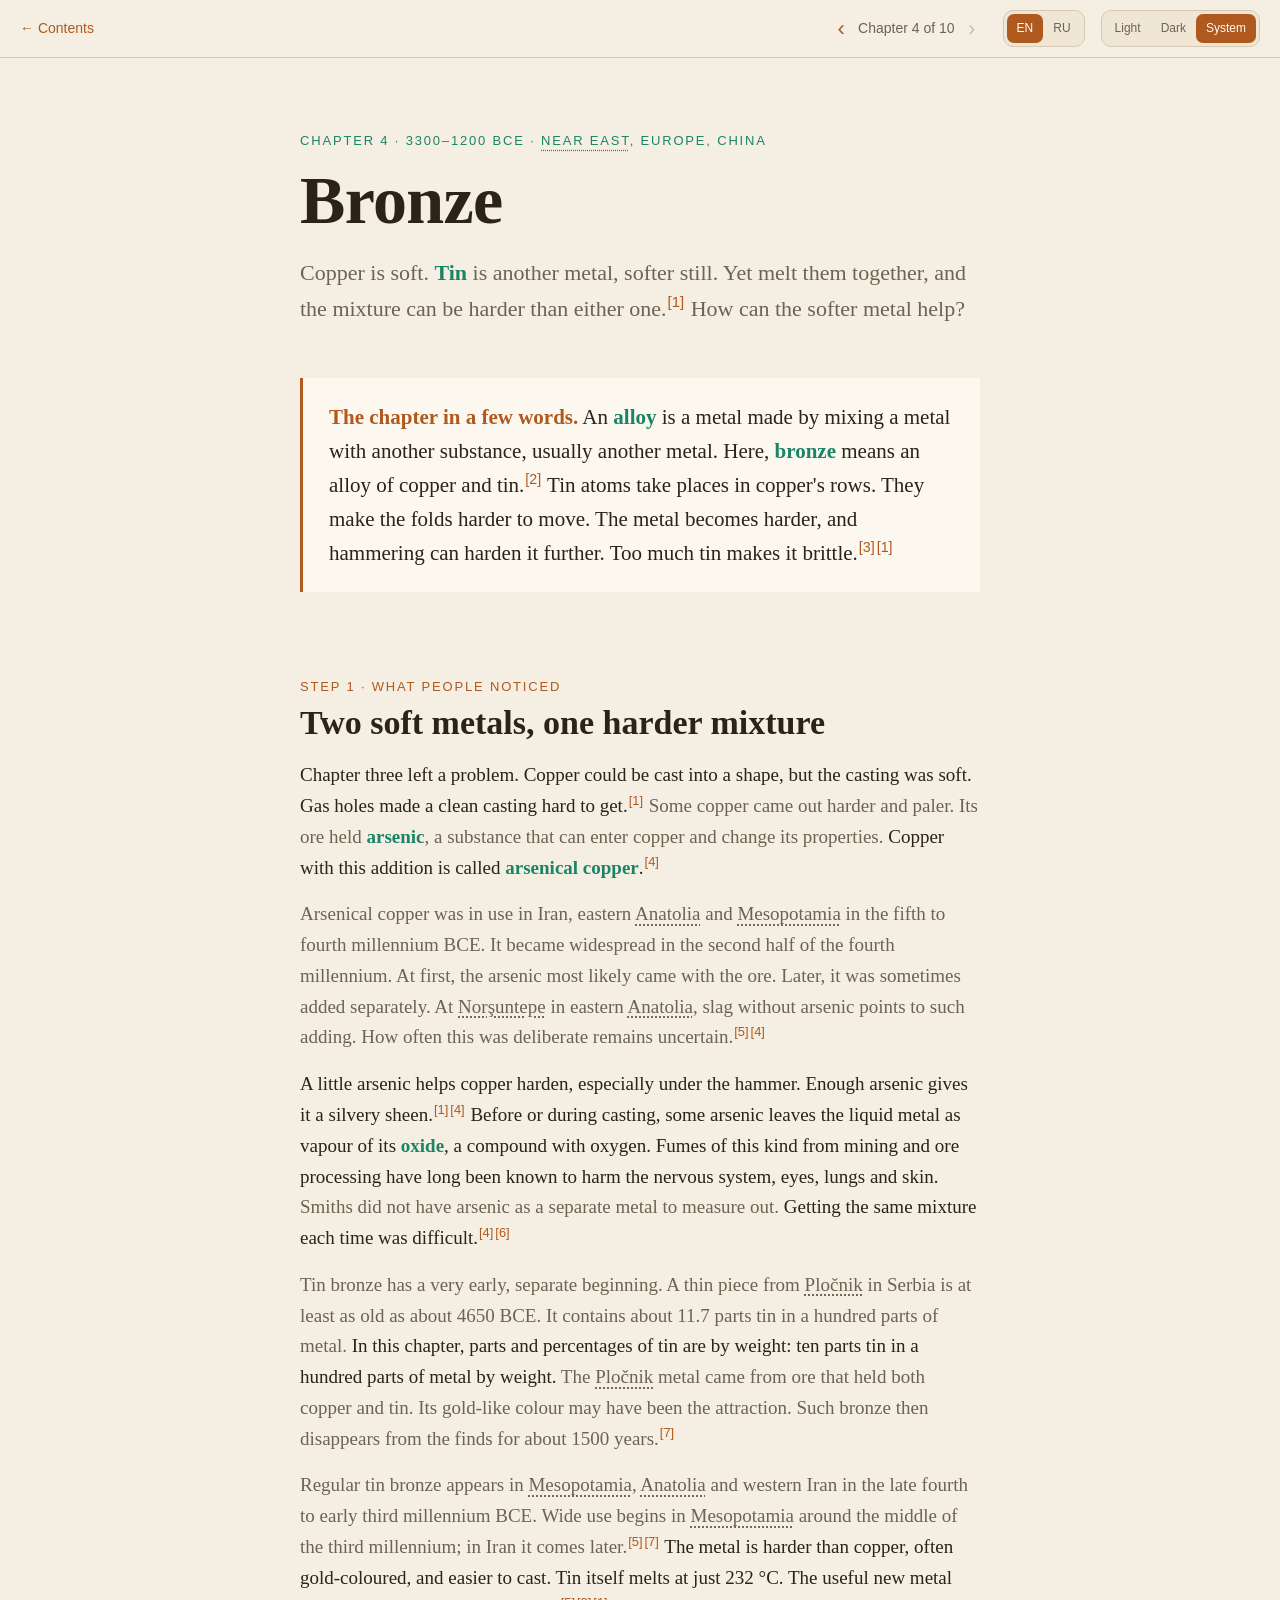
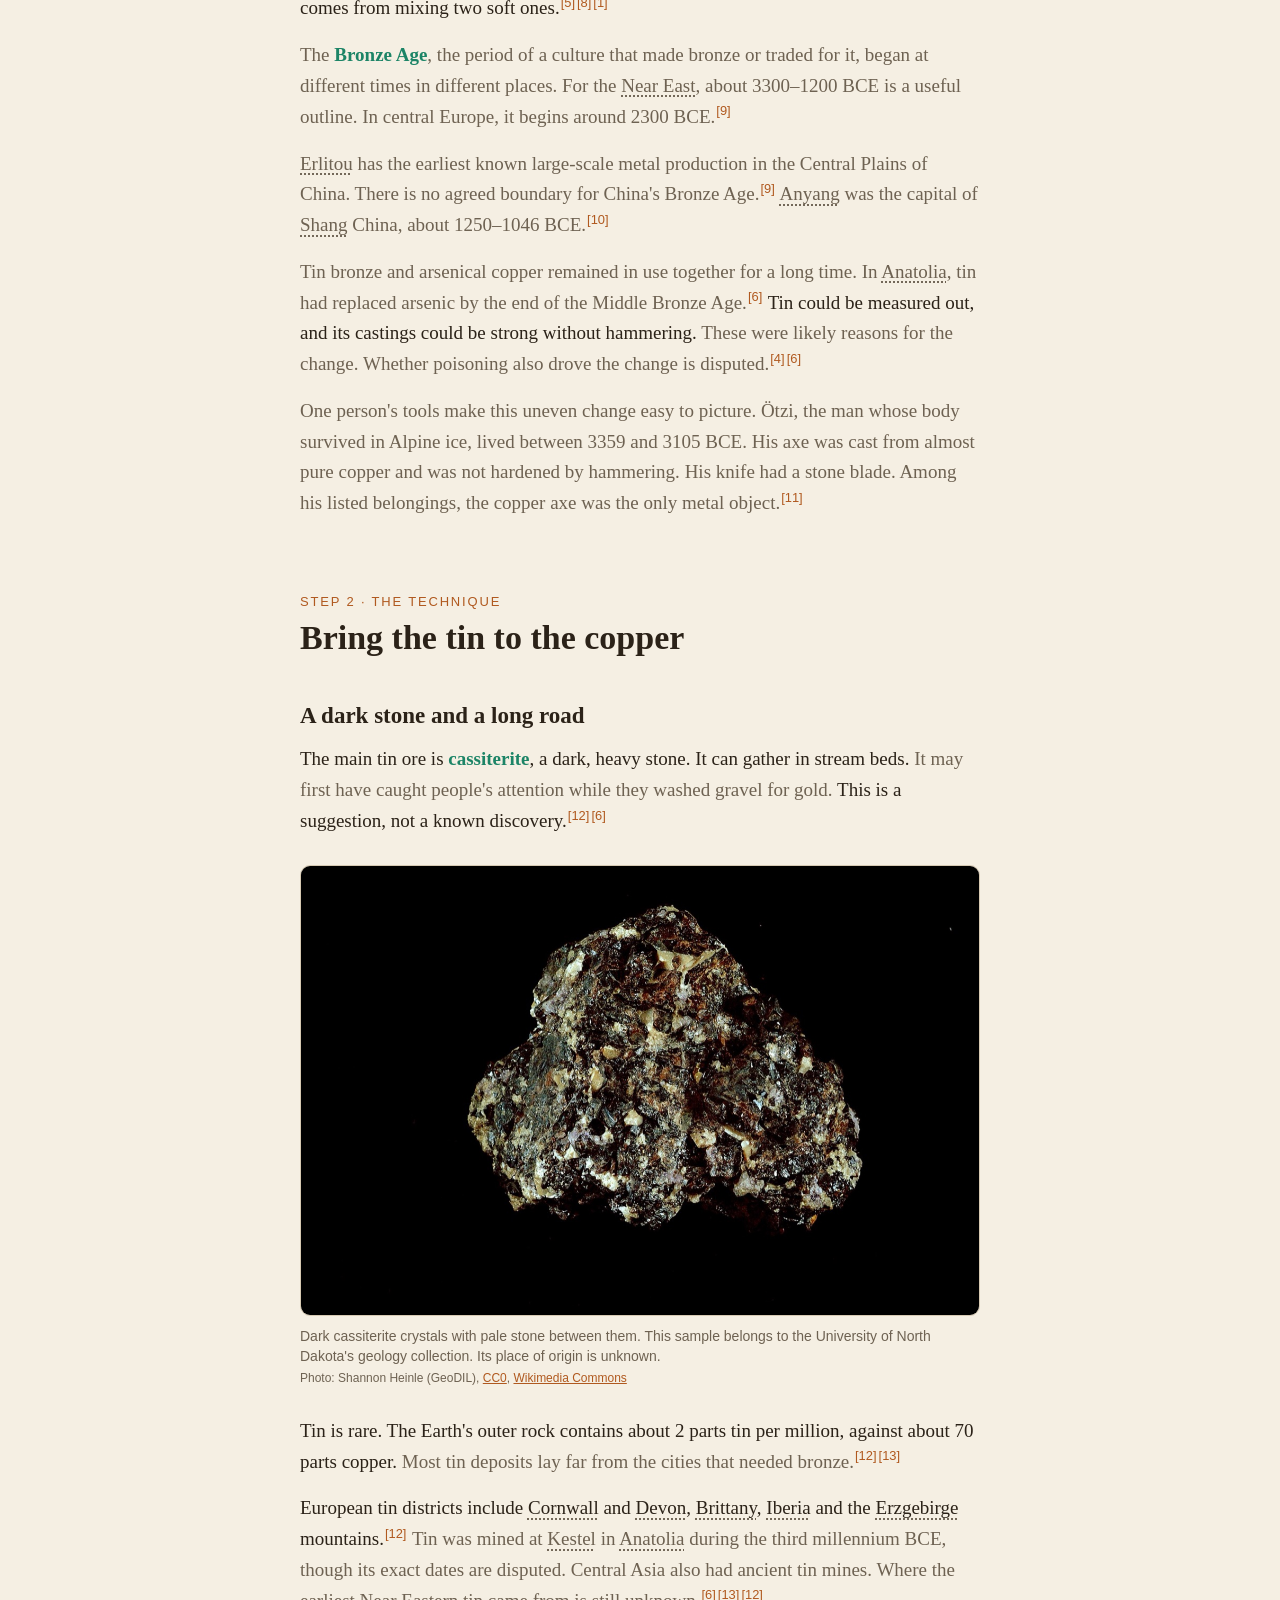
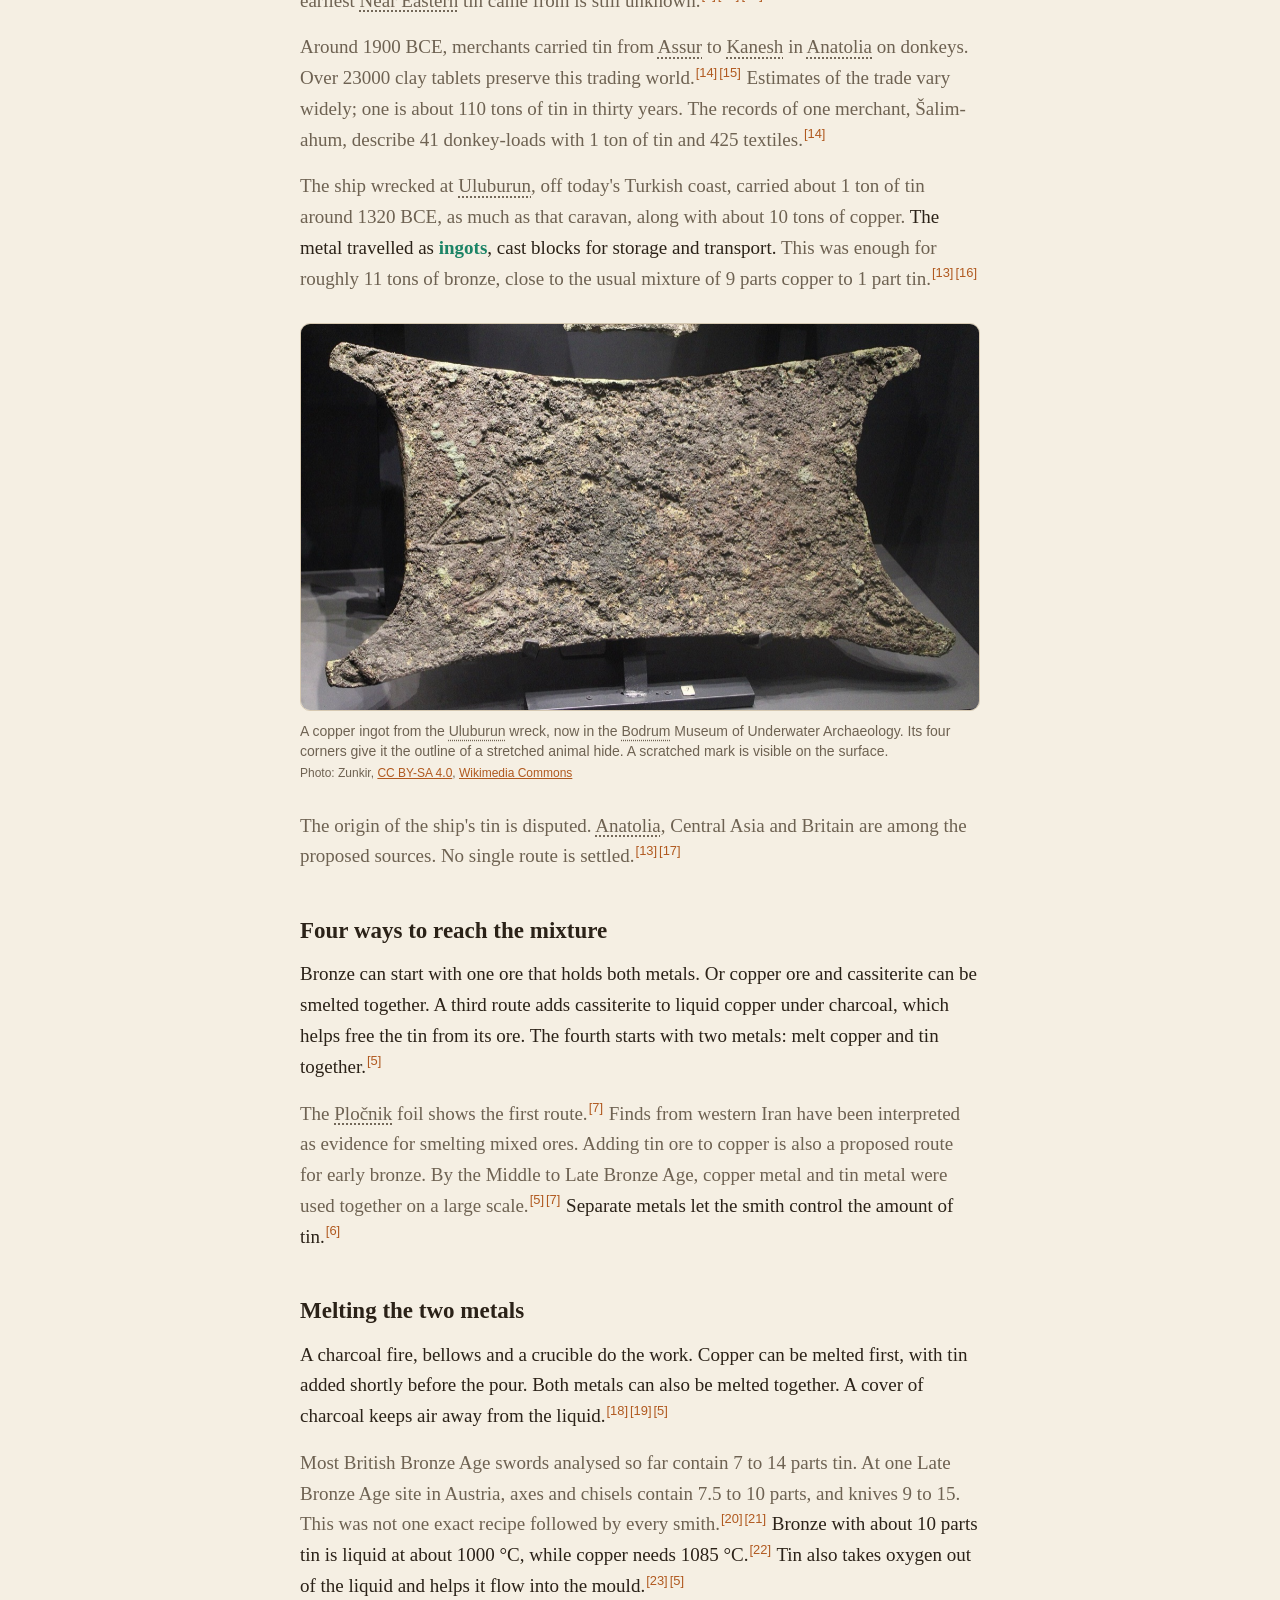
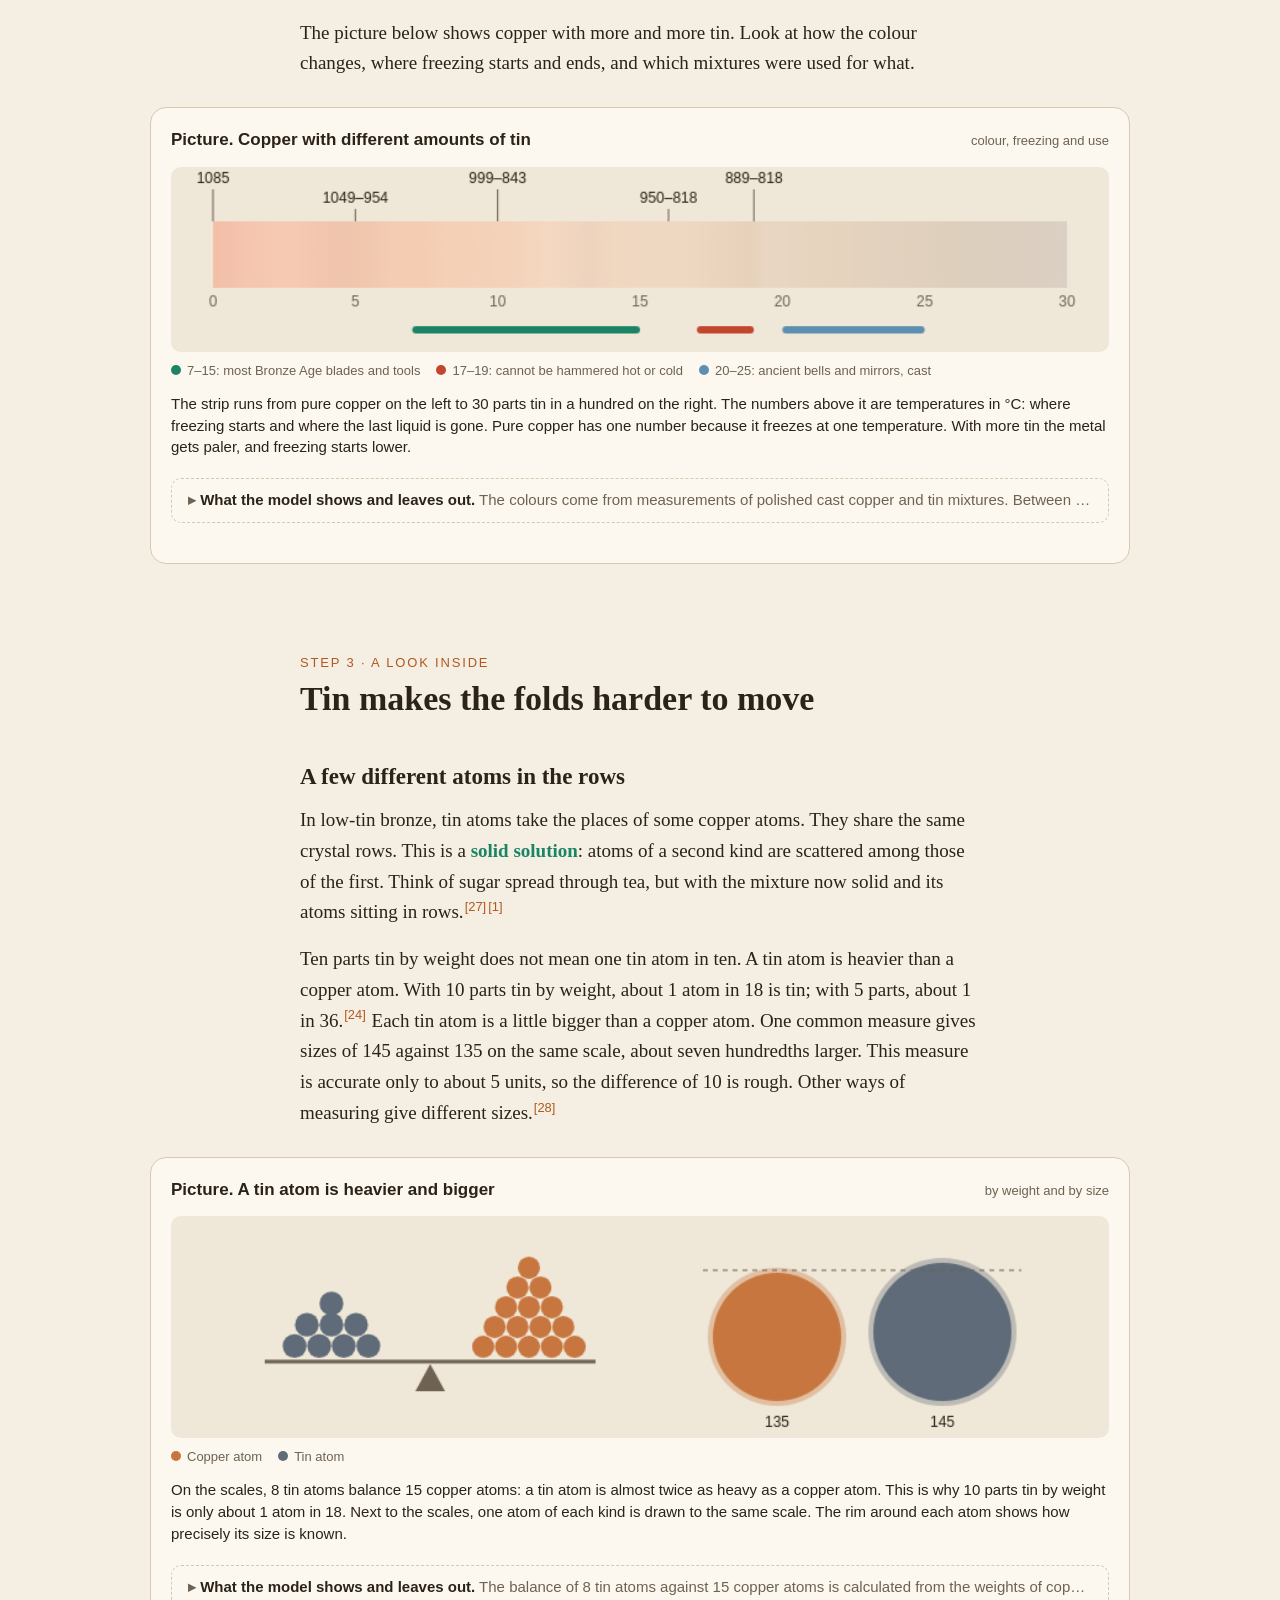
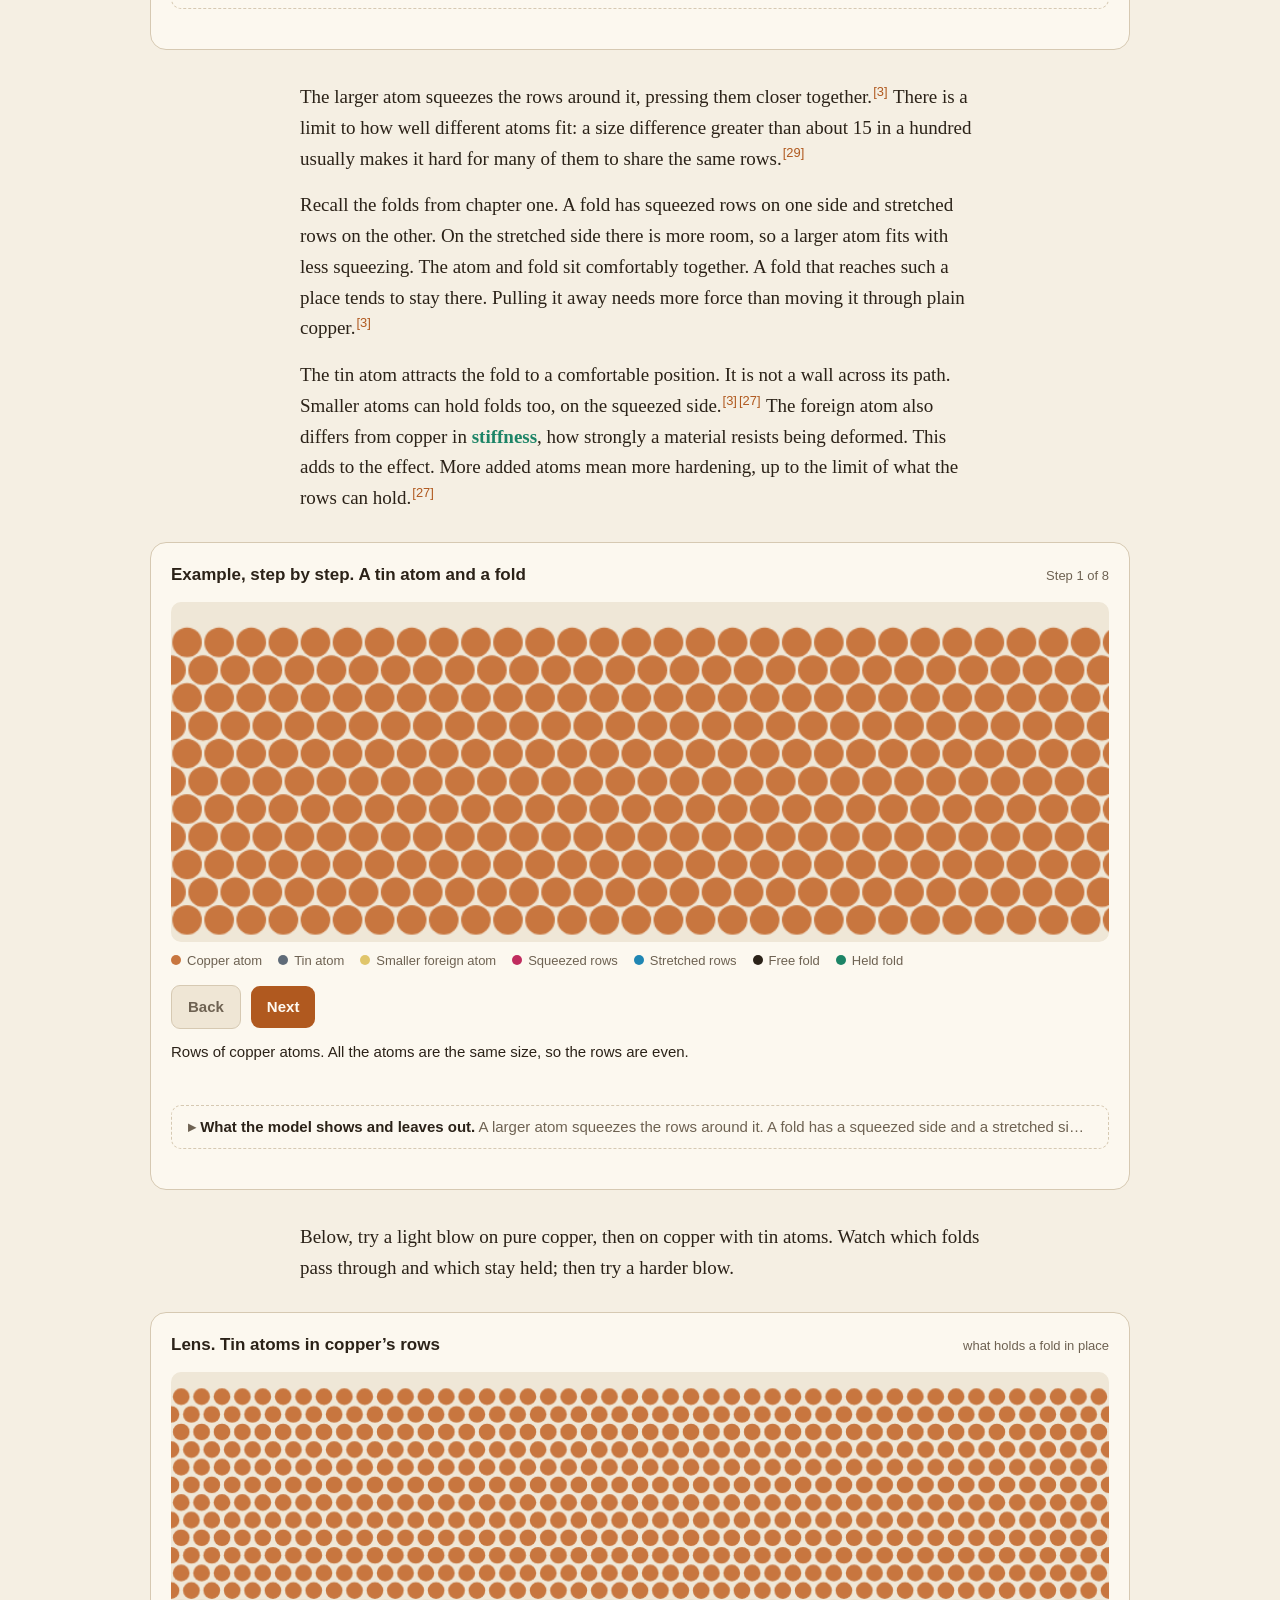
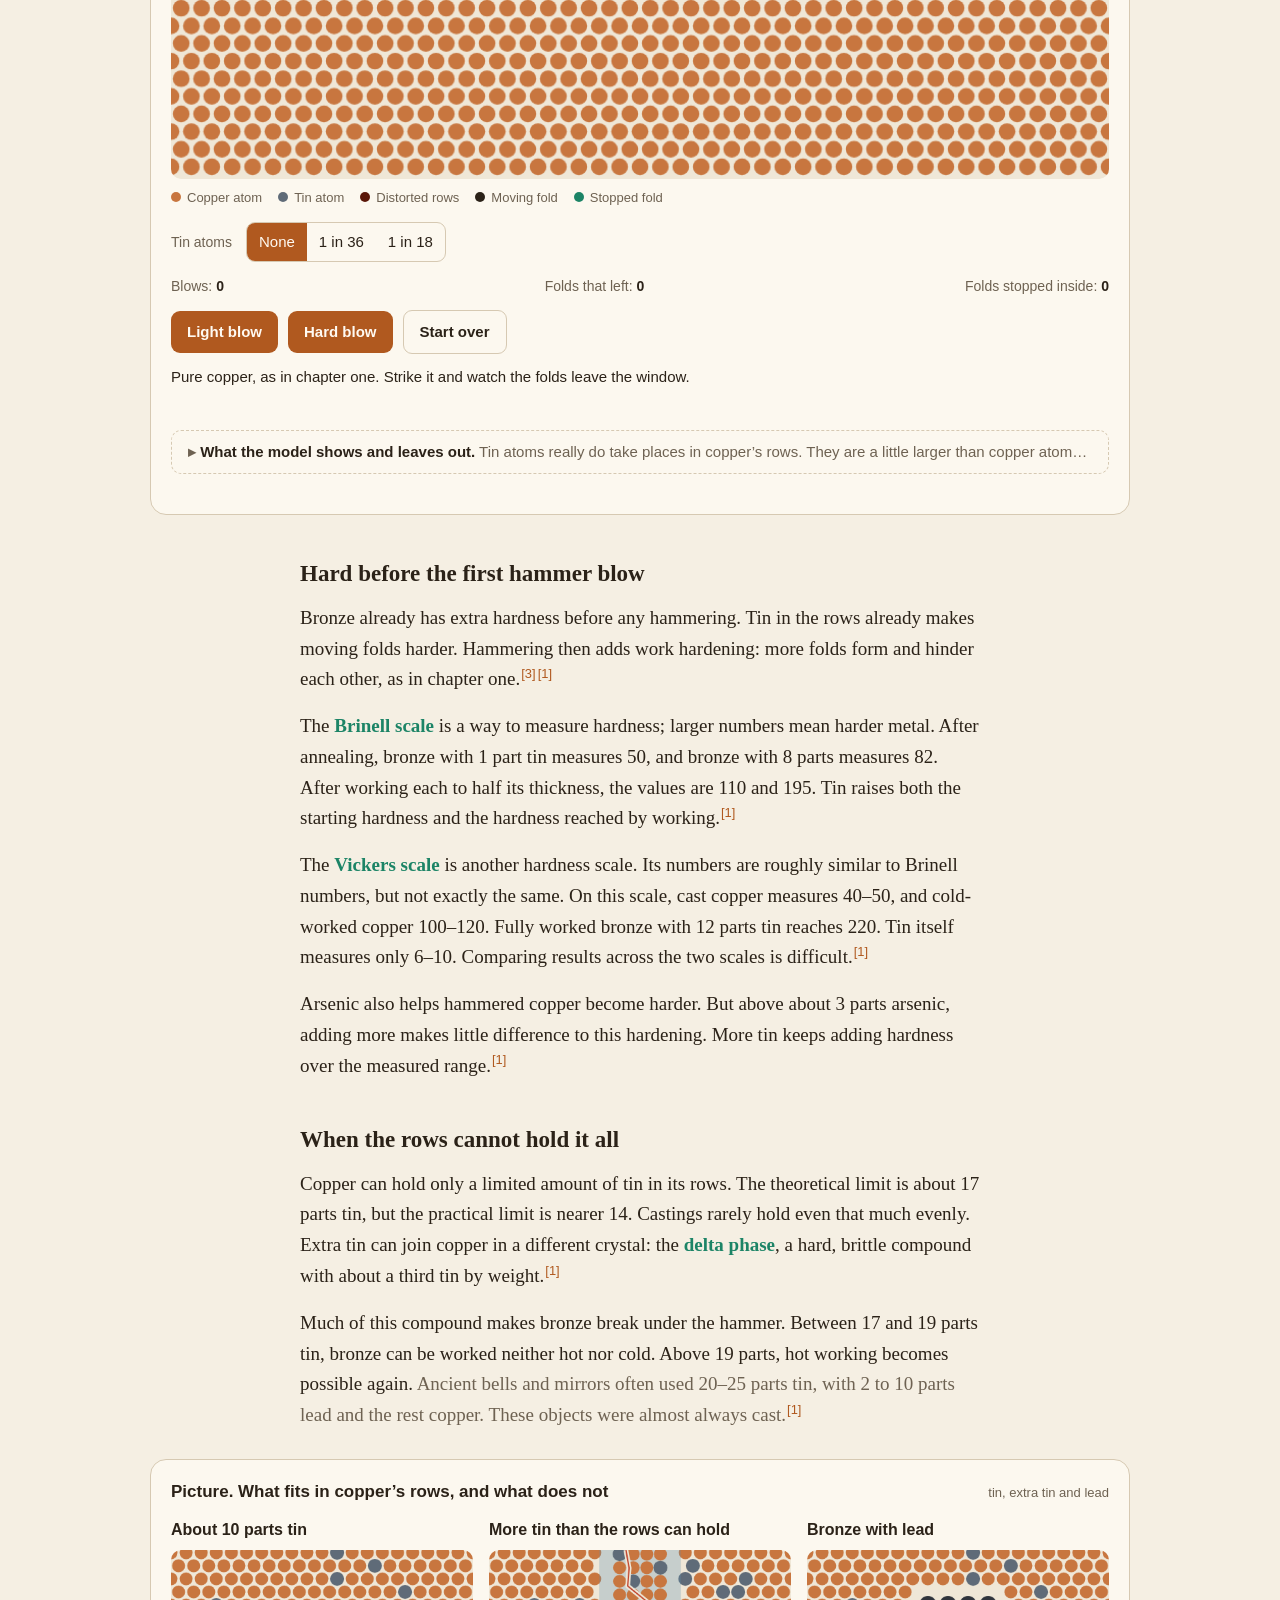
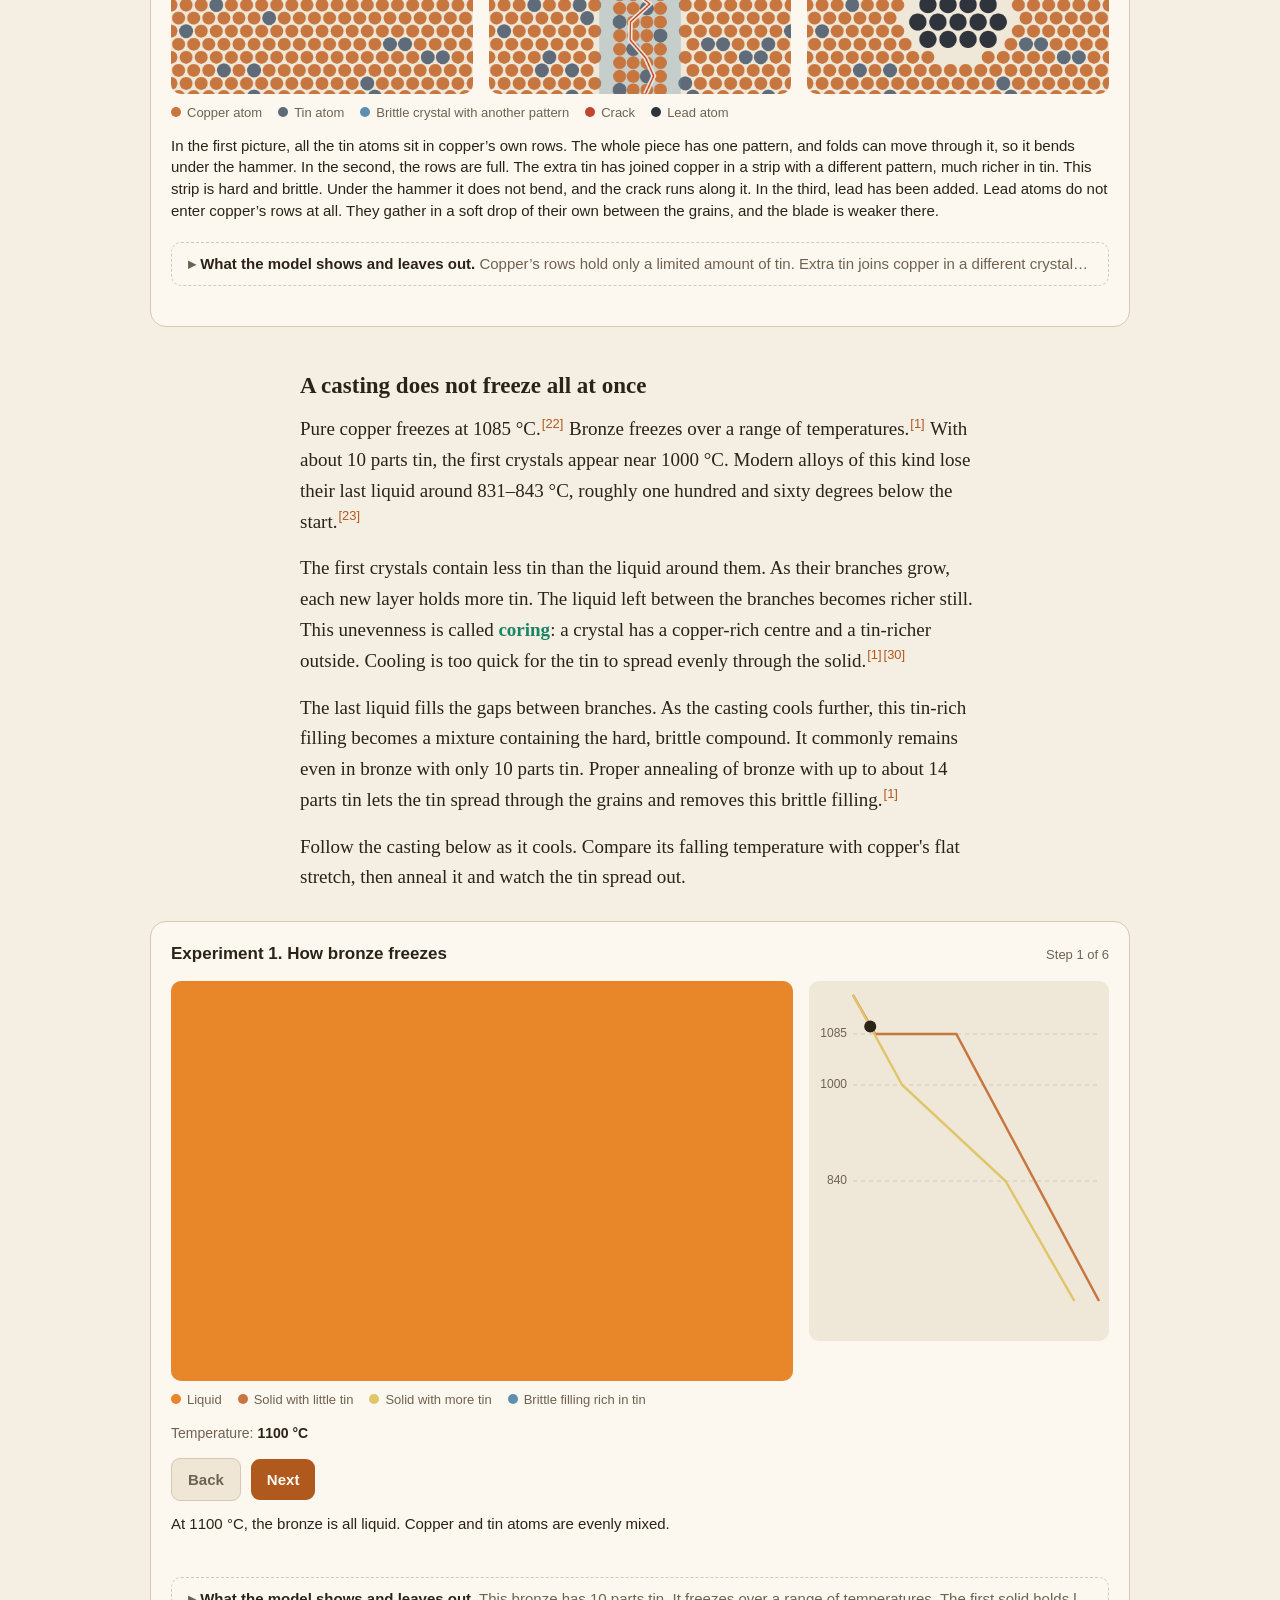
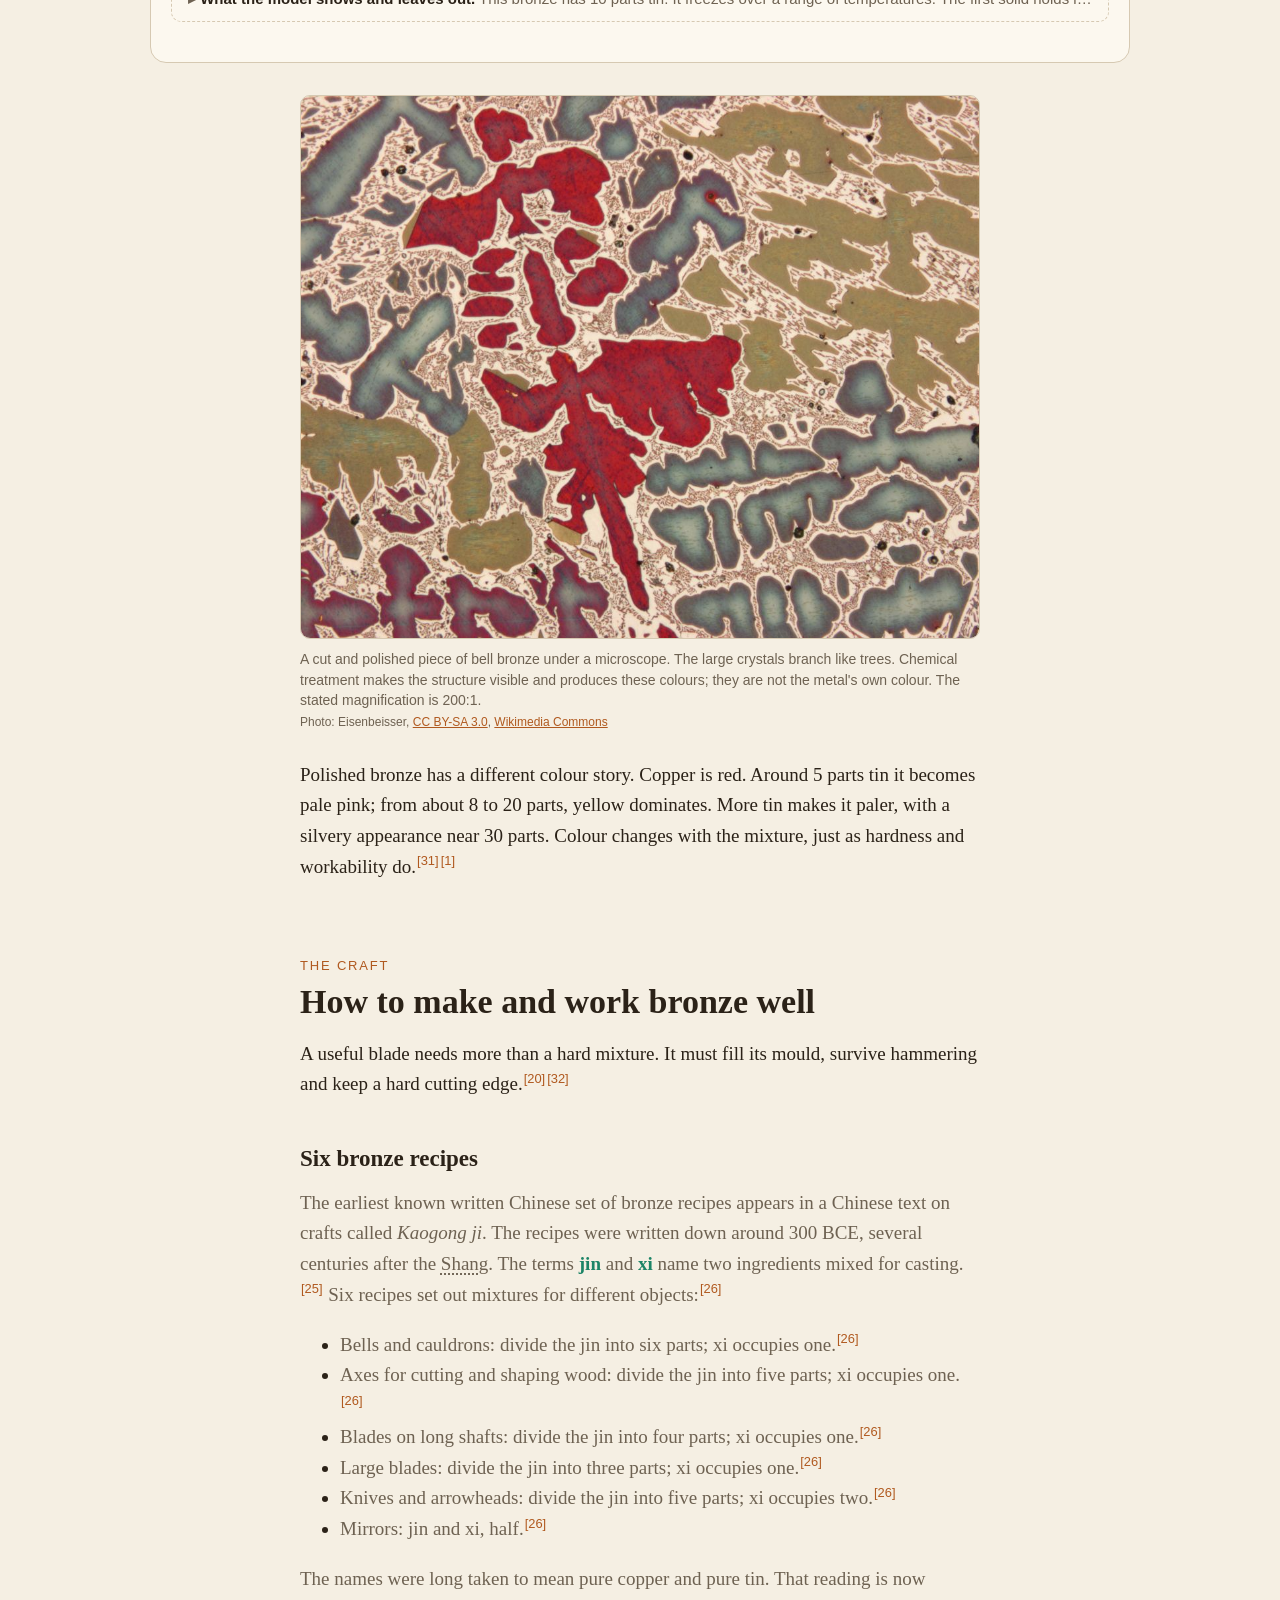
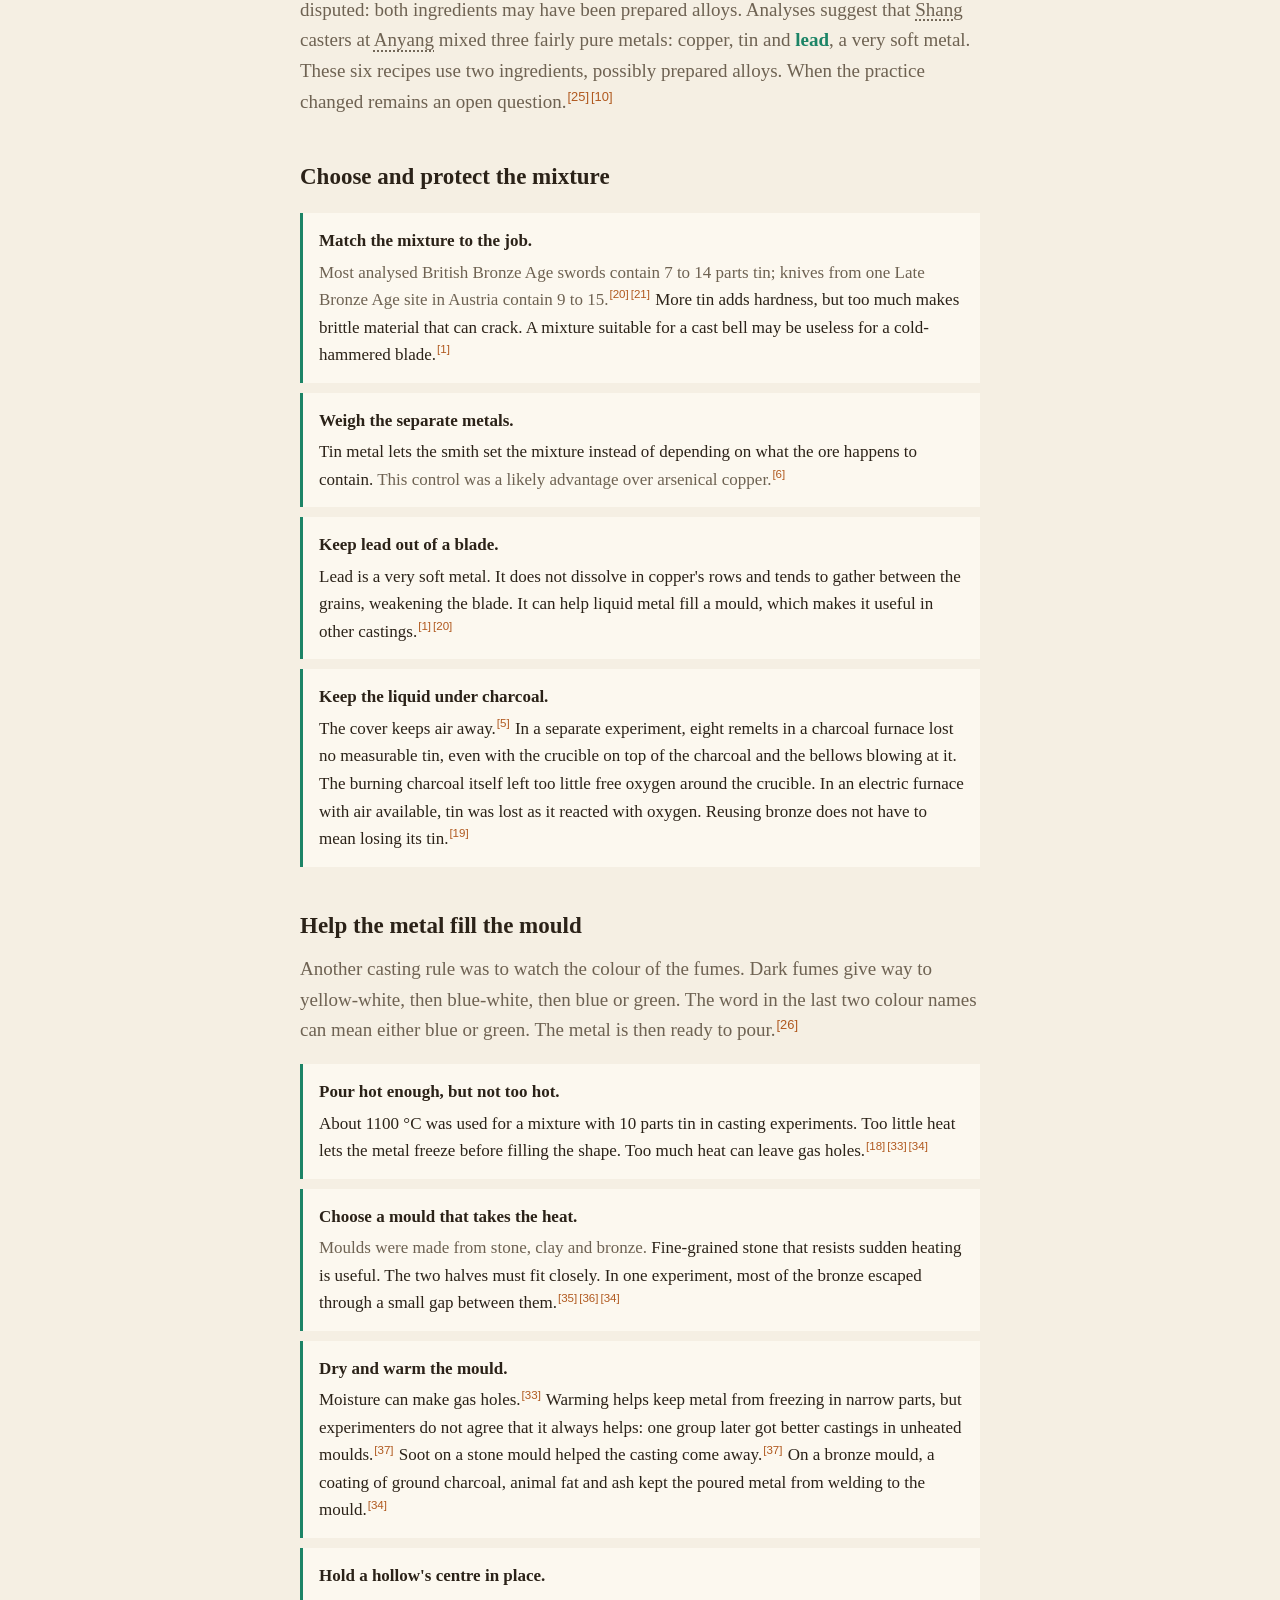
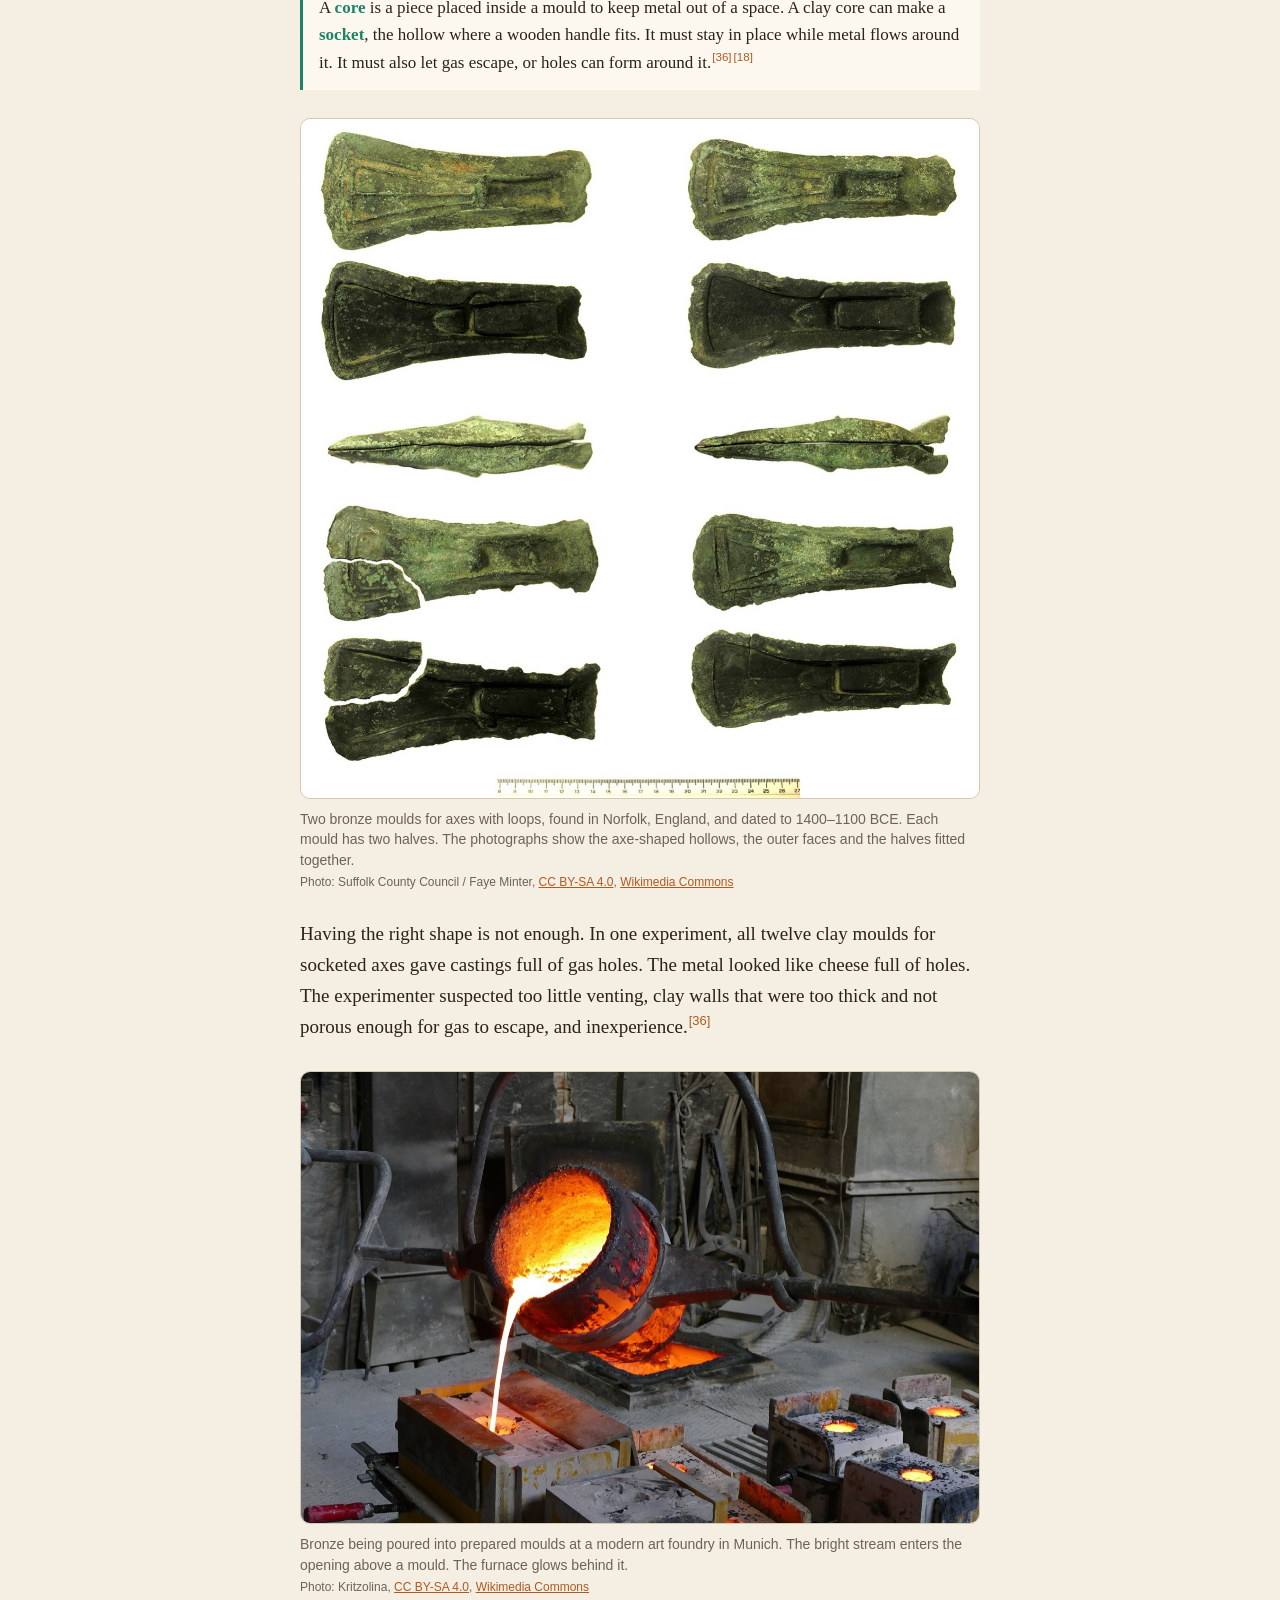
<file: ch4.html>
<!doctype html>
<html lang="en">
<head>
<meta charset="utf-8">
<meta name="viewport" content="width=device-width, initial-scale=1">
<title>Chapter 4. Bronze | Metal: from nugget to single crystal</title>
<meta name="description" content="Copper is soft. Tin is another metal, softer still. Yet melt them together, and the mixture can be harder than either one. How can the softer metal help?">
<link rel="canonical" href="https://baronets-turk.github.io/metal-book/ch4.html">
<link rel="alternate" hreflang="en" href="https://baronets-turk.github.io/metal-book/ch4.html">
<link rel="alternate" hreflang="ru" href="https://baronets-turk.github.io/metal-book/ru/ch4.html">
<link rel="alternate" hreflang="x-default" href="https://baronets-turk.github.io/metal-book/ch4.html">
<meta property="og:type" content="article">
<meta property="og:title" content="Chapter 4. Bronze">
<meta property="og:description" content="Copper is soft. Tin is another metal, softer still. Yet melt them together, and the mixture can be harder than either one. How can the softer metal help?">
<meta property="og:url" content="https://baronets-turk.github.io/metal-book/ch4.html">
<meta property="og:image" content="https://baronets-turk.github.io/metal-book/assets/img/bronze-pour.jpg">
<link rel="stylesheet" href="assets/style.css?v=48">
<script src="assets/ui.en.js?v=48"></script>
<script src="assets/theme.js?v=48"></script>
</head>
<body>

<nav class="topbar">
  <a href="index.html"><span class="back-mark">←</span> Contents</a>
  <span class="chapter-nav"><a class="chapter-step" href="ch3.html" title="Metal from stone" aria-label="Metal from stone">‹</a><span class="topbar-info">Chapter 4 of 10</span><span class="chapter-step off" aria-hidden="true">›</span></span>
</nav>

<header class="hero">
  <div class="eyebrow">Chapter 4 · 3300–1200 BCE · <span class="old-name" tabindex="0" data-now="The lands around the eastern Mediterranean, from Turkey and Egypt to Iraq. Also called the Middle East.">Near East</span>, Europe, China</div>
  <h1>Bronze</h1>
  <p class="lead">Copper is soft. <span class="term">Tin</span> is another metal, softer still. Yet melt them together, and the mixture can be harder than either one.<a class="fn" href="#s-scott"></a> How can the softer metal help?</p>
</header>

<div class="core">
  <p><b>The chapter in a few words.</b> An <span class="term">alloy</span> is a metal made by mixing a metal with another substance, usually another metal. Here, <span class="term">bronze</span> means an alloy of copper and tin.<a class="fn" href="#s-bronze"></a> Tin atoms take places in copper's rows. They make the folds harder to move. The metal becomes harder, and hammering can harden it further. Too much tin makes it brittle.<a class="fn" href="#s-solute"></a><a class="fn" href="#s-scott"></a></p>
</div>

<main>

<section>
  <div class="step">Step 1 · What people noticed</div>
  <h2>Two soft metals, one harder mixture</h2>
  <p>Chapter three left a problem. Copper could be cast into a shape, but the casting was soft. Gas holes made a clean casting hard to get.<a class="fn" href="#s-scott"></a> <span class="history">Some copper came out harder and paler.</span> <span class="history">Its ore held <span class="term">arsenic</span>, a substance that can enter copper and change its properties.</span> Copper with this addition is called <span class="term">arsenical copper</span>.<a class="fn" href="#s-arsenical"></a></p>
  <p><span class="history">Arsenical copper was in use in Iran, eastern <span class="old-name" tabindex="0" data-now="Today: the larger, Asian part of Turkey.">Anatolia</span> and <span class="old-name" tabindex="0" data-now="Today: roughly Iraq, the land along the rivers Tigris and Euphrates.">Mesopotamia</span> in the fifth to fourth millennium BCE.</span> <span class="history">It became widespread in the second half of the fourth millennium.</span> <span class="history">At first, the arsenic most likely came with the ore.</span> <span class="history">Later, it was sometimes added separately.</span> <span class="history">At Norşuntepe in eastern Anatolia, slag without arsenic points to such adding.</span> <span class="history">How often this was deliberate remains uncertain.<a class="fn" href="#s-oudbashi"></a><a class="fn" href="#s-arsenical"></a></span></p>
  <p>A little arsenic helps copper harden, especially under the hammer. Enough arsenic gives it a silvery sheen.<a class="fn" href="#s-scott"></a><a class="fn" href="#s-arsenical"></a> Before or during casting, some arsenic leaves the liquid metal as vapour of its <span class="term">oxide</span>, a compound with oxygen. Fumes of this kind from mining and ore processing have long been known to harm the nervous system, eyes, lungs and skin. <span class="history">Smiths did not have arsenic as a separate metal to measure out.</span> Getting the same mixture each time was difficult.<a class="fn" href="#s-arsenical"></a><a class="fn" href="#s-anatolia"></a></p>
  <p><span class="history">Tin bronze has a very early, separate beginning.</span> <span class="history">A thin piece from Pločnik in Serbia is at least as old as about 4650 BCE.</span> <span class="history">It contains about 11.7 parts tin in a hundred parts of metal.</span> In this chapter, parts and percentages of tin are by weight: ten parts tin in a hundred parts of metal by weight. <span class="history">The Pločnik metal came from ore that held both copper and tin.</span> <span class="history">Its gold-like colour may have been the attraction.</span> <span class="history">Such bronze then disappears from the finds for about 1500 years.<a class="fn" href="#s-plocnik"></a></span></p>
  <p><span class="history">Regular tin bronze appears in Mesopotamia, Anatolia and western Iran in the late fourth to early third millennium BCE.</span> <span class="history">Wide use begins in Mesopotamia around the middle of the third millennium; in Iran it comes later.<a class="fn" href="#s-oudbashi"></a><a class="fn" href="#s-plocnik"></a></span> The metal is harder than copper, often gold-coloured, and easier to cast. Tin itself melts at just 232 °C. The useful new metal comes from mixing two soft ones.<a class="fn" href="#s-oudbashi"></a><a class="fn" href="#s-tin"></a><a class="fn" href="#s-scott"></a></p>
  <p><span class="history">The <span class="term">Bronze Age</span>, the period of a culture that made bronze or traded for it, began at different times in different places.</span> <span class="history">For the <span class="old-name" tabindex="0" data-now="The lands around the eastern Mediterranean, from Turkey and Egypt to Iraq. Also called the Middle East.">Near East</span>, about 3300–1200 BCE is a useful outline.</span> <span class="history">In central Europe, it begins around 2300 BCE.<a class="fn" href="#s-bronze-age"></a></span></p>
  <p><span class="history">Erlitou has the earliest known large-scale metal production in the Central Plains of China.</span> <span class="history">There is no agreed boundary for China's Bronze Age.<a class="fn" href="#s-bronze-age"></a></span> <span class="history">Anyang was the capital of Shang China, about 1250–1046 BCE.<a class="fn" href="#s-pollard"></a></span></p>
  <p><span class="history">Tin bronze and arsenical copper remained in use together for a long time.</span> <span class="history">In Anatolia, tin had replaced arsenic by the end of the Middle Bronze Age.<a class="fn" href="#s-anatolia"></a></span> Tin could be measured out, and its castings could be strong without hammering. <span class="history">These were likely reasons for the change.</span> <span class="history">Whether poisoning also drove the change is disputed.<a class="fn" href="#s-arsenical"></a><a class="fn" href="#s-anatolia"></a></span></p>
  <p><span class="history">One person's tools make this uneven change easy to picture.</span> <span class="history">Ötzi, the man whose body survived in Alpine ice, lived between 3359 and 3105 BCE.</span> <span class="history">His axe was cast from almost pure copper and was not hardened by hammering.</span> <span class="history">His knife had a stone blade.</span> <span class="history">Among his listed belongings, the copper axe was the only metal object.<a class="fn" href="#s-otzi"></a></span></p>
</section>

<section>
  <div class="step">Step 2 · The technique</div>
  <h2>Bring the tin to the copper</h2>
  <h3>A dark stone and a long road</h3>
  <p>The main tin ore is <span class="term">cassiterite</span>, a dark, heavy stone. It can gather in stream beds. <span class="history">It may first have caught people's attention while they washed gravel for gold.</span> This is a suggestion, not a known discovery.<a class="fn" href="#s-tin-trade"></a><a class="fn" href="#s-anatolia"></a></p>
  <figure class="photo">
    <img src="assets/img/cassiterite.jpg" alt="Brown-black crystals with pale patches against a black background" width="1280" height="848" loading="lazy">
    <figcaption>
      <p>Dark cassiterite crystals with pale stone between them. This sample belongs to the University of North Dakota's geology collection. Its place of origin is unknown.</p>
      <p class="credit">Photo: Shannon Heinle (GeoDIL), <a href="https://creativecommons.org/publicdomain/zero/1.0/">CC0</a>, <a href="https://commons.wikimedia.org/wiki/File:Cassiterite_(GeoDIL_number_-_37).jpg">Wikimedia Commons</a></p>
    </figcaption>
  </figure>
  <p>Tin is rare. The Earth's outer rock contains about 2 parts tin per million, against about 70 parts copper. <span class="history">Most tin deposits lay far from the cities that needed bronze.<a class="fn" href="#s-tin-trade"></a><a class="fn" href="#s-powell"></a></span></p>
  <p>European tin districts include Cornwall and Devon, Brittany, <span class="old-name" tabindex="0" data-now="Today: Spain and Portugal.">Iberia</span> and the <span class="old-name" tabindex="0" data-now="The Ore Mountains, on the border of Germany and the Czech Republic.">Erzgebirge</span> mountains.<a class="fn" href="#s-tin-trade"></a> <span class="history">Tin was mined at Kestel in <span class="old-name" tabindex="0" data-now="Today: the larger, Asian part of Turkey.">Anatolia</span> during the third millennium BCE, though its exact dates are disputed.</span> <span class="history">Central Asia also had ancient tin mines.</span> <span class="history">Where the earliest Near Eastern tin came from is still unknown.<a class="fn" href="#s-anatolia"></a><a class="fn" href="#s-powell"></a><a class="fn" href="#s-tin-trade"></a></span></p>
  <p><span class="history">Around 1900 BCE, merchants carried tin from <span class="old-name" tabindex="0" data-now="Today: ruins on the river Tigris in Iraq.">Assur</span> to <span class="old-name" tabindex="0" data-now="Today: the archaeological site of Kültepe in central Turkey.">Kanesh</span> in Anatolia on donkeys.</span> <span class="history">Over 23000 clay tablets preserve this trading world.<a class="fn" href="#s-dercksen"></a><a class="fn" href="#s-kultepe"></a></span> <span class="history">Estimates of the trade vary widely; one is about 110 tons of tin in thirty years.</span> <span class="history">The records of one merchant, Šalim-ahum, describe 41 donkey-loads with 1 ton of tin and 425 textiles.<a class="fn" href="#s-dercksen"></a></span></p>
  <p><span class="history">The ship wrecked at Uluburun, off today's Turkish coast, carried about 1 ton of tin around 1320 BCE, as much as that caravan, along with about 10 tons of copper.</span> The metal travelled as <span class="term">ingots</span>, cast blocks for storage and transport. <span class="history">This was enough for roughly 11 tons of bronze, close to the usual mixture of 9 parts copper to 1 part tin.<a class="fn" href="#s-powell"></a><a class="fn" href="#s-uluburun"></a></span></p>
  <figure class="photo">
    <img src="assets/img/oxhide-ingot.jpg" alt="A broad copper ingot with four projecting corners, standing upright" width="1280" height="729" loading="lazy">
    <figcaption>
      <p><span class="history">A copper ingot from the Uluburun wreck, now in the Bodrum Museum of Underwater Archaeology.</span> Its four corners give it the outline of a stretched animal hide. A scratched mark is visible on the surface.</p>
      <p class="credit">Photo: Zunkir, <a href="https://creativecommons.org/licenses/by-sa/4.0/">CC BY-SA 4.0</a>, <a href="https://commons.wikimedia.org/wiki/File:Uluburun_copper_ingot_oxhide_shaped.jpg">Wikimedia Commons</a></p>
    </figcaption>
  </figure>
  <p><span class="history">The origin of the ship's tin is disputed.</span> <span class="history">Anatolia, Central Asia and Britain are among the proposed sources.</span> <span class="history">No single route is settled.<a class="fn" href="#s-powell"></a><a class="fn" href="#s-berger"></a></span></p>
  <h3>Four ways to reach the mixture</h3>
  <p>Bronze can start with one ore that holds both metals. Or copper ore and cassiterite can be smelted together. A third route adds cassiterite to liquid copper under charcoal, which helps free the tin from its ore. The fourth starts with two metals: melt copper and tin together.<a class="fn" href="#s-oudbashi"></a></p>
  <p><span class="history">The Pločnik foil shows the first route.<a class="fn" href="#s-plocnik"></a></span> <span class="history">Finds from western Iran have been interpreted as evidence for smelting mixed ores.</span> <span class="history">Adding tin ore to copper is also a proposed route for early bronze.</span> <span class="history">By the Middle to Late Bronze Age, copper metal and tin metal were used together on a large scale.<a class="fn" href="#s-oudbashi"></a><a class="fn" href="#s-plocnik"></a></span> Separate metals let the smith control the amount of tin.<a class="fn" href="#s-anatolia"></a></p>
  <h3>Melting the two metals</h3>
  <p>A charcoal fire, bellows and a crucible do the work. Copper can be melted first, with tin added shortly before the pour. Both metals can also be melted together. A cover of charcoal keeps air away from the liquid.<a class="fn" href="#s-zimmerman"></a><a class="fn" href="#s-fregni"></a><a class="fn" href="#s-oudbashi"></a></p>
  <p><span class="history">Most British Bronze Age swords analysed so far contain 7 to 14 parts tin.</span> <span class="history">At one Late Bronze Age site in Austria, axes and chisels contain 7.5 to 10 parts, and knives 9 to 15.</span> <span class="history">This was not one exact recipe followed by every smith.</span><a class="fn" href="#s-hermann"></a><a class="fn" href="#s-modlinger"></a> Bronze with about 10 parts tin is liquid at about 1000 °C, while copper needs 1085 °C.<a class="fn" href="#s-copper"></a> Tin also takes oxygen out of the liquid and helps it flow into the mould.<a class="fn" href="#s-cda"></a><a class="fn" href="#s-oudbashi"></a></p>
  <p>The picture below shows copper with more and more tin. Look at how the colour changes, where freezing starts and ends, and which mixtures were used for what.</p>
  <div class="widget" id="w-mix">
    <div class="widget-title"><strong>Picture. Copper with different amounts of tin</strong><span>colour, freezing and use</span></div>
    <canvas id="x-chart"></canvas>
    <div class="legend">
      <span style="--c:var(--patina)">7–15: most Bronze Age blades and tools</span>
      <span style="--c:var(--danger)">17–19: cannot be hammered hot or cold</span>
      <span style="--c:var(--delta)">20–25: ancient bells and mirrors, cast</span>
    </div>
    <div class="caption">The strip runs from pure copper on the left to 30 parts tin in a hundred on the right. The numbers above it are temperatures in °C: where freezing starts and where the last liquid is gone. Pure copper has one number because it freezes at one temperature. With more tin the metal gets paler, and freezing starts lower.</div>
    <div class="note"><b>What the model shows and leaves out.</b> The colours come from measurements of polished cast copper and tin mixtures. Between measured samples, the colour changes evenly. A screen gives only a rough match.<a class="fn" href="#s-colour"></a> The freezing temperatures come from data sheets for modern standard bronzes with about 5, 10, 16 and 19 parts tin. These also contain a little <span class="term">phosphorus</span>, another substance added to the metal, so the figures are not exactly those of a pure copper and tin mixture. Pure copper uses the book’s value of 1085 °C.<a class="fn" href="#s-copper"></a><a class="fn" href="#s-cda"></a> The three coloured bars mark ranges of tin. Most British Bronze Age swords analysed so far, and the tools from one Austrian site, hold 7 to 15 parts.<a class="fn" href="#s-hermann"></a><a class="fn" href="#s-modlinger"></a> Bronze with 17 to 19 parts can be worked neither hot nor cold. Ancient bells and mirrors often held 20 to 25 parts and were cast.<a class="fn" href="#s-scott"></a> The picture does not show hardness. Those numbers are in the text below.</div>
  </div>
</section>

<section>
  <div class="step">Step 3 · A look inside</div>
  <h2>Tin makes the folds harder to move</h2>
  <h3>A few different atoms in the rows</h3>
  <p>In low-tin bronze, tin atoms take the places of some copper atoms. They share the same crystal rows. This is a <span class="term">solid solution</span>: atoms of a second kind are scattered among those of the first. Think of sugar spread through tea, but with the mixture now solid and its atoms sitting in rows.<a class="fn" href="#s-strengthening"></a><a class="fn" href="#s-scott"></a></p>
  <p>Ten parts tin by weight does not mean one tin atom in ten. A tin atom is heavier than a copper atom. With 10 parts tin by weight, about 1 atom in 18 is tin; with 5 parts, about 1 in 36.<a class="fn" href="#s-inference"></a> Each tin atom is a little bigger than a copper atom. One common measure gives sizes of 145 against 135 on the same scale, about seven hundredths larger. This measure is accurate only to about 5 units, so the difference of 10 is rough. Other ways of measuring give different sizes.<a class="fn" href="#s-radii"></a></p>
  <div class="widget" id="w-atoms">
    <div class="widget-title"><strong>Picture. A tin atom is heavier and bigger</strong><span>by weight and by size</span></div>
    <canvas id="a-canvas"></canvas>
    <div class="legend">
      <span style="--c:var(--atom)">Copper atom</span>
      <span style="--c:var(--tin)">Tin atom</span>
    </div>
    <div class="caption">On the scales, 8 tin atoms balance 15 copper atoms: a tin atom is almost twice as heavy as a copper atom. This is why 10 parts tin by weight is only about 1 atom in 18. Next to the scales, one atom of each kind is drawn to the same scale. The rim around each atom shows how precisely its size is known.</div>
    <div class="note"><b>What the model shows and leaves out.</b> The balance of 8 tin atoms against 15 copper atoms is calculated from the weights of copper and tin atoms.<a class="fn" href="#s-inference"></a> The scales are drawn level, although 8 tin atoms are lighter than 15 copper atoms by a little less than 1 part in 200. The sizes 135 and 145 come from one set of measurements, accurate to about 5. Other ways of measuring give other numbers.<a class="fn" href="#s-radii"></a> The atoms on the scales are drawn smaller than the two atoms next to them. A real atom is not a ball with a sharp edge.</div>
  </div>
  <p>The larger atom squeezes the rows around it, pressing them closer together.<a class="fn" href="#s-solute"></a> There is a limit to how well different atoms fit: a size difference greater than about 15 in a hundred usually makes it hard for many of them to share the same rows.<a class="fn" href="#s-hume"></a></p>
  <p>Recall the folds from chapter one. A fold has squeezed rows on one side and stretched rows on the other. On the stretched side there is more room, so a larger atom fits with less squeezing. The atom and fold sit comfortably together. A fold that reaches such a place tends to stay there. Pulling it away needs more force than moving it through plain copper.<a class="fn" href="#s-solute"></a></p>
  <p>The tin atom attracts the fold to a comfortable position. It is not a wall across its path. Smaller atoms can hold folds too, on the squeezed side.<a class="fn" href="#s-solute"></a><a class="fn" href="#s-strengthening"></a> The foreign atom also differs from copper in <span class="term">stiffness</span>, how strongly a material resists being deformed. This adds to the effect. More added atoms mean more hardening, up to the limit of what the rows can hold.<a class="fn" href="#s-strengthening"></a></p>
  <div class="widget" id="w-hold">
    <div class="widget-title"><strong>Example, step by step. A tin atom and a fold</strong><span id="h-count"></span></div>
    <canvas id="h-canvas"></canvas>
    <div class="legend">
      <span style="--c:var(--atom)">Copper atom</span>
      <span style="--c:var(--tin)">Tin atom</span>
      <span style="--c:var(--tin-rich)">Smaller foreign atom</span>
      <span style="--c:var(--squeeze)">Squeezed rows</span>
      <span style="--c:var(--stretch)">Stretched rows</span>
      <span style="--c:var(--fold-move)">Free fold</span>
      <span style="--c:var(--patina)">Held fold</span>
    </div>
    <div class="controls">
      <button class="ghost" id="h-back">Back</button>
      <button id="h-next">Next</button>
    </div>
    <div class="caption" id="h-caption"></div>
    <div class="note"><b>What the model shows and leaves out.</b> A larger atom squeezes the rows around it. A fold has a squeezed side and a stretched side. The larger atom fits better on the stretched side, and pulling the fold away from it takes extra force.<a class="fn" href="#s-solute"></a><a class="fn" href="#s-strengthening"></a> The sizes of the two atoms are drawn in their measured proportion, 145 to 135.<a class="fn" href="#s-radii"></a> Set by hand: how far the neighbours are pushed, which is drawn larger than in a real crystal so that it can be seen, how strong the colours are, and how hard each blow is. The size of the smaller atom in the last step was chosen by hand. It stands for no particular substance. One tin atom holds a fold only weakly. Bronze is harder because a fold meets a great many of them. A real crystal has depth, and a fold is a line running through it, not a point.</div>
  </div>
  <p>Below, try a light blow on pure copper, then on copper with tin atoms. Watch which folds pass through and which stay held; then try a harder blow.</p>
  <div class="widget" id="w-tin">
    <div class="widget-title"><strong>Lens. Tin atoms in copper’s rows</strong><span>what holds a fold in place</span></div>
    <canvas id="t-canvas"></canvas>
    <div class="legend">
      <span style="--c:var(--atom)">Copper atom</span>
      <span style="--c:var(--tin)">Tin atom</span>
      <span style="--c:var(--atom-hot)">Distorted rows</span>
      <span style="--c:var(--fold-move)">Moving fold</span>
      <span style="--c:var(--patina)">Stopped fold</span>
    </div>
    <div class="options">
      <span>Tin atoms</span>
      <div class="seg" id="t-amount">
        <button data-value="0" class="on">None</button>
        <button data-value="36">1 in 36</button>
        <button data-value="18">1 in 18</button>
      </div>
    </div>
    <div class="meter-head" style="margin-top:14px"><span>Blows: <b id="t-blows"></b></span><span>Folds that left: <b id="t-left"></b></span><span>Folds stopped inside: <b id="t-inside"></b></span></div>
    <div class="controls">
      <button id="t-light">Light blow</button>
      <button id="t-hard">Hard blow</button>
      <button class="ghost" id="t-reset">Start over</button>
    </div>
    <div class="caption" id="t-caption"></div>
    <div class="note"><b>What the model shows and leaves out.</b> Tin atoms really do take places in copper’s rows. They are a little larger than copper atoms. Here they are drawn seven hundredths wider, using one common measure of atom size.<a class="fn" href="#s-radii"></a> A fold can settle into a comfortable position near a foreign atom. Moving it on takes more force.<a class="fn" href="#s-solute"></a> The choices of 1 tin atom in 36 and 1 in 18 correspond to about 5 and 10 parts tin by weight. These counts follow from the weights of the atoms.<a class="fn" href="#s-inference"></a> The tin positions are chosen at random. The blow rules are set by hand: a light blow never frees a held fold; a hard blow frees it and carries it past exactly three tin atoms before the fourth holds it. The speeds, three pairs of folds per blow and limit of 24 stopped folds are also set by hand. The picture does not show tin atoms squeezing the rows around them. A real fold is a long line that bends between many tin atoms at once. Here it is a point in a flat view. Tin atoms a few rows away also slow real folds; that effect and heat are left out.</div>
  </div>
  <h3>Hard before the first hammer blow</h3>
  <p>Bronze already has extra hardness before any hammering. Tin in the rows already makes moving folds harder. Hammering then adds work hardening: more folds form and hinder each other, as in chapter one.<a class="fn" href="#s-solute"></a><a class="fn" href="#s-scott"></a></p>
  <p>The <span class="term">Brinell scale</span> is a way to measure hardness; larger numbers mean harder metal. After annealing, bronze with 1 part tin measures 50, and bronze with 8 parts measures 82. After working each to half its thickness, the values are 110 and 195. Tin raises both the starting hardness and the hardness reached by working.<a class="fn" href="#s-scott"></a></p>
  <p>The <span class="term">Vickers scale</span> is another hardness scale. Its numbers are roughly similar to Brinell numbers, but not exactly the same. On this scale, cast copper measures 40–50, and cold-worked copper 100–120. Fully worked bronze with 12 parts tin reaches 220. Tin itself measures only 6–10. Comparing results across the two scales is difficult.<a class="fn" href="#s-scott"></a></p>
  <p>Arsenic also helps hammered copper become harder. But above about 3 parts arsenic, adding more makes little difference to this hardening. More tin keeps adding hardness over the measured range.<a class="fn" href="#s-scott"></a></p>
  <h3>When the rows cannot hold it all</h3>
  <p>Copper can hold only a limited amount of tin in its rows. The theoretical limit is about 17 parts tin, but the practical limit is nearer 14. Castings rarely hold even that much evenly. Extra tin can join copper in a different crystal: the <span class="term">delta phase</span>, a hard, brittle compound with about a third tin by weight.<a class="fn" href="#s-scott"></a></p>
  <p>Much of this compound makes bronze break under the hammer. Between 17 and 19 parts tin, bronze can be worked neither hot nor cold. Above 19 parts, hot working becomes possible again. <span class="history">Ancient bells and mirrors often used 20–25 parts tin, with 2 to 10 parts lead and the rest copper.</span> <span class="history">These objects were almost always cast.<a class="fn" href="#s-scott"></a></span></p>
  <div class="widget" id="w-delta">
    <div class="widget-title"><strong>Picture. What fits in copper’s rows, and what does not</strong><span>tin, extra tin and lead</span></div>
    <div class="trio">
      <div>
        <h4>About 10 parts tin</h4>
        <canvas id="d-low"></canvas>
      </div>
      <div>
        <h4>More tin than the rows can hold</h4>
        <canvas id="d-high"></canvas>
      </div>
      <div>
        <h4>Bronze with lead</h4>
        <canvas id="d-lead"></canvas>
      </div>
    </div>
    <div class="legend">
      <span style="--c:var(--atom)">Copper atom</span>
      <span style="--c:var(--tin)">Tin atom</span>
      <span style="--c:var(--delta)">Brittle crystal with another pattern</span>
      <span style="--c:var(--danger)">Crack</span>
      <span style="--c:var(--lead)">Lead atom</span>
    </div>
    <div class="caption">In the first picture, all the tin atoms sit in copper’s own rows. The whole piece has one pattern, and folds can move through it, so it bends under the hammer. In the second, the rows are full. The extra tin has joined copper in a strip with a different pattern, much richer in tin. This strip is hard and brittle. Under the hammer it does not bend, and the crack runs along it. In the third, lead has been added. Lead atoms do not enter copper’s rows at all. They gather in a soft drop of their own between the grains, and the blade is weaker there.</div>
    <div class="note"><b>What the model shows and leaves out.</b> Copper’s rows hold only a limited amount of tin. Extra tin joins copper in a different crystal, a hard and brittle compound with about a third tin by weight, and much of it makes bronze break under the hammer.<a class="fn" href="#s-scott"></a> In the strip, 1 atom in 5 is tin, which gives about a third by weight.<a class="fn" href="#s-inference"></a> Simplified: the real pattern of this crystal is much more complicated than the square grid drawn here. The width and place of the strip, the places of the tin atoms and the path of the crack were chosen by hand. Lead does not dissolve in copper’s rows and tends to gather between the grains.<a class="fn" href="#s-scott"></a> The size and shape of the lead drop were chosen by hand. A real crystal has depth.</div>
  </div>
  <h3>A casting does not freeze all at once</h3>
  <p>Pure copper freezes at 1085 °C.<a class="fn" href="#s-copper"></a> Bronze freezes over a range of temperatures.<a class="fn" href="#s-scott"></a> With about 10 parts tin, the first crystals appear near 1000 °C. Modern alloys of this kind lose their last liquid around 831–843 °C, roughly one hundred and sixty degrees below the start.<a class="fn" href="#s-cda"></a></p>
  <p>The first crystals contain less tin than the liquid around them. As their branches grow, each new layer holds more tin. The liquid left between the branches becomes richer still. This unevenness is called <span class="term">coring</span>: a crystal has a copper-rich centre and a tin-richer outside. Cooling is too quick for the tin to spread evenly through the solid.<a class="fn" href="#s-scott"></a><a class="fn" href="#s-solidification"></a></p>
  <p>The last liquid fills the gaps between branches. As the casting cools further, this tin-rich filling becomes a mixture containing the hard, brittle compound. It commonly remains even in bronze with only 10 parts tin. Proper annealing of bronze with up to about 14 parts tin lets the tin spread through the grains and removes this brittle filling.<a class="fn" href="#s-scott"></a></p>
  <p>Follow the casting below as it cools. Compare its falling temperature with copper's flat stretch, then anneal it and watch the tin spread out.</p>
  <div class="widget" id="w-cored">
    <div class="widget-title"><strong>Experiment 1. How bronze freezes</strong><span id="c-count"></span></div>
    <div class="freeze-grid">
      <canvas id="c-canvas"></canvas>
      <canvas id="c-graph"></canvas>
    </div>
    <div class="legend">
      <span style="--c:var(--liquid)">Liquid</span>
      <span style="--c:var(--atom)">Solid with little tin</span>
      <span style="--c:var(--tin-rich)">Solid with more tin</span>
      <span style="--c:var(--delta)">Brittle filling rich in tin</span>
    </div>
    <div class="meter-head" style="margin-top:14px"><span>Temperature: <b id="c-temp"></b></span></div>
    <div class="controls">
      <button class="ghost" id="c-back">Back</button>
      <button id="c-next">Next</button>
    </div>
    <div class="caption" id="c-caption"></div>
    <div class="note"><b>What the model shows and leaves out.</b> This bronze has 10 parts tin. It freezes over a range of temperatures. The first solid holds less tin than the liquid, and the last liquid holds more. Real bronze castings have branching crystals with copper-rich centres and tin-rich edges. A brittle filling rich in tin remains between them. Proper annealing can even out bronze with up to about 14 parts tin.<a class="fn" href="#s-scott"></a><a class="fn" href="#s-solidification"></a> The temperatures 1000 and 840 °C are rounded from data-sheet values for modern bronzes with about 10 parts tin.<a class="fn" href="#s-cda"></a> The number, positions and shapes of the crystals are set by hand. Real crystals branch like trees, as in the photograph below. Five shades stand for a smooth change in tin content. The amount of filling and the shapes of both curves between the marked temperatures are also set by hand. The time axis has no units. As real bronze cools, the tin-rich remainder changes its crystal form twice more. Only the final brittle filling is drawn here. Grains, folds, shrinking and gas holes are left out. The colours show differences in the mixture, not the metal’s real colour.</div>
  </div>
  <figure class="photo">
    <img src="assets/img/bronze-dendrites.jpg" alt="Branching crystals in red, olive and blue-grey, with a pale material between them" width="1024" height="819" loading="lazy">
    <figcaption>
      <p>A cut and polished piece of bell bronze under a microscope. The large crystals branch like trees. Chemical treatment makes the structure visible and produces these colours; they are not the metal's own colour. The stated magnification is 200:1.</p>
      <p class="credit">Photo: Eisenbeisser, <a href="https://creativecommons.org/licenses/by-sa/3.0/">CC BY-SA 3.0</a>, <a href="https://commons.wikimedia.org/wiki/File:Glockenbronze.jpg">Wikimedia Commons</a></p>
    </figcaption>
  </figure>
  <p>Polished bronze has a different colour story. Copper is red. Around 5 parts tin it becomes pale pink; from about 8 to 20 parts, yellow dominates. More tin makes it paler, with a silvery appearance near 30 parts. Colour changes with the mixture, just as hardness and workability do.<a class="fn" href="#s-colour"></a><a class="fn" href="#s-scott"></a></p>
</section>

<section>
  <div class="step">The craft</div>
  <h2>How to make and work bronze well</h2>
  <p>A useful blade needs more than a hard mixture. It must fill its mould, survive hammering and keep a hard cutting edge.<a class="fn" href="#s-hermann"></a><a class="fn" href="#s-kienlin"></a></p>
  <h3>Six bronze recipes</h3>
  <p><span class="history">The earliest known written Chinese set of bronze recipes appears in a Chinese text on crafts called <i>Kaogong ji</i>. The recipes were written down around 300 BCE, several centuries after the Shang.</span> <span class="history">The terms <span class="term">jin</span> and <span class="term">xi</span> name two ingredients mixed for casting.<a class="fn" href="#s-pollard-recipes"></a></span> <span class="history">Six recipes set out mixtures for different objects:<a class="fn" href="#s-kaogong"></a></span></p>
  <ul>
    <li><span class="history">Bells and cauldrons: divide the jin into six parts; xi occupies one.<a class="fn" href="#s-kaogong"></a></span></li>
    <li><span class="history">Axes for cutting and shaping wood: divide the jin into five parts; xi occupies one.<a class="fn" href="#s-kaogong"></a></span></li>
    <li><span class="history">Blades on long shafts: divide the jin into four parts; xi occupies one.<a class="fn" href="#s-kaogong"></a></span></li>
    <li><span class="history">Large blades: divide the jin into three parts; xi occupies one.<a class="fn" href="#s-kaogong"></a></span></li>
    <li><span class="history">Knives and arrowheads: divide the jin into five parts; xi occupies two.<a class="fn" href="#s-kaogong"></a></span></li>
    <li><span class="history">Mirrors: jin and xi, half.<a class="fn" href="#s-kaogong"></a></span></li>
  </ul>
  <p><span class="history">The names were long taken to mean pure copper and pure tin.</span> <span class="history">That reading is now disputed: both ingredients may have been prepared alloys.</span> <span class="history">Analyses suggest that Shang casters at Anyang mixed three fairly pure metals: copper, tin and <span class="term">lead</span>, a very soft metal. These six recipes use two ingredients, possibly prepared alloys. When the practice changed remains an open question.<a class="fn" href="#s-pollard-recipes"></a><a class="fn" href="#s-pollard"></a></span></p>
  <h3>Choose and protect the mixture</h3>
  <ul class="craft">
    <li><b>Match the mixture to the job.</b> <span class="history">Most analysed British Bronze Age swords contain 7 to 14 parts tin; knives from one Late Bronze Age site in Austria contain 9 to 15.</span><a class="fn" href="#s-hermann"></a><a class="fn" href="#s-modlinger"></a> More tin adds hardness, but too much makes brittle material that can crack. A mixture suitable for a cast bell may be useless for a cold-hammered blade.<a class="fn" href="#s-scott"></a></li>
    <li><b>Weigh the separate metals.</b> Tin metal lets the smith set the mixture instead of depending on what the ore happens to contain. <span class="history">This control was a likely advantage over arsenical copper.<a class="fn" href="#s-anatolia"></a></span></li>
    <li><b>Keep lead out of a blade.</b> Lead is a very soft metal. It does not dissolve in copper's rows and tends to gather between the grains, weakening the blade. It can help liquid metal fill a mould, which makes it useful in other castings.<a class="fn" href="#s-scott"></a><a class="fn" href="#s-hermann"></a></li>
    <li><b>Keep the liquid under charcoal.</b> The cover keeps air away.<a class="fn" href="#s-oudbashi"></a> In a separate experiment, eight remelts in a charcoal furnace lost no measurable tin, even with the crucible on top of the charcoal and the bellows blowing at it. The burning charcoal itself left too little free oxygen around the crucible. In an electric furnace with air available, tin was lost as it reacted with oxygen. Reusing bronze does not have to mean losing its tin.<a class="fn" href="#s-fregni"></a></li>
  </ul>
  <h3>Help the metal fill the mould</h3>
  <p><span class="history">Another casting rule was to watch the colour of the fumes. Dark fumes give way to yellow-white, then blue-white, then blue or green. The word in the last two colour names can mean either blue or green. The metal is then ready to pour.<a class="fn" href="#s-kaogong"></a></span></p>
  <ul class="craft">
    <li><b>Pour hot enough, but not too hot.</b> About 1100 °C was used for a mixture with 10 parts tin in casting experiments. Too little heat lets the metal freeze before filling the shape. Too much heat can leave gas holes.<a class="fn" href="#s-zimmerman"></a><a class="fn" href="#s-defects"></a><a class="fn" href="#s-kowalski"></a></li>
    <li><b>Choose a mould that takes the heat.</b> <span class="history">Moulds were made from stone, clay and bronze.</span> Fine-grained stone that resists sudden heating is useful. The two halves must fit closely. In one experiment, most of the bronze escaped through a small gap between them.<a class="fn" href="#s-barbieri"></a><a class="fn" href="#s-runner"></a><a class="fn" href="#s-kowalski"></a></li>
    <li><b>Dry and warm the mould.</b> Moisture can make gas holes.<a class="fn" href="#s-defects"></a> Warming helps keep metal from freezing in narrow parts, but experimenters do not agree that it always helps: one group later got better castings in unheated moulds.<a class="fn" href="#s-bareham"></a> Soot on a stone mould helped the casting come away.<a class="fn" href="#s-bareham"></a> On a bronze mould, a coating of ground charcoal, animal fat and ash kept the poured metal from welding to the mould.<a class="fn" href="#s-kowalski"></a></li>
    <li><b>Hold a hollow's centre in place.</b> A <span class="term">core</span> is a piece placed inside a mould to keep metal out of a space. A clay core can make a <span class="term">socket</span>, the hollow where a wooden handle fits. It must stay in place while metal flows around it. It must also let gas escape, or holes can form around it.<a class="fn" href="#s-runner"></a><a class="fn" href="#s-zimmerman"></a></li>
  </ul>
  <figure class="photo">
    <img src="assets/img/palstave-moulds.jpg" alt="Inside, outside and edge views of two pairs of bronze axe mould halves" width="1278" height="1280" loading="lazy">
    <figcaption>
      <p><span class="history">Two bronze moulds for axes with loops, found in Norfolk, England, and dated to 1400–1100 BCE.</span> Each mould has two halves. The photographs show the axe-shaped hollows, the outer faces and the halves fitted together.</p>
      <p class="credit">Photo: Suffolk County Council / Faye Minter, <a href="https://creativecommons.org/licenses/by-sa/4.0/">CC BY-SA 4.0</a>, <a href="https://commons.wikimedia.org/wiki/File:Bronze_age_hoard_(FindID_523621).jpg">Wikimedia Commons</a></p>
    </figcaption>
  </figure>
  <p>Having the right shape is not enough. In one experiment, all twelve clay moulds for socketed axes gave castings full of gas holes. The metal looked like cheese full of holes. The experimenter suspected too little venting, clay walls that were too thick and not porous enough for gas to escape, and inexperience.<a class="fn" href="#s-runner"></a></p>
  <figure class="photo">
    <img src="assets/img/bronze-pour.jpg" alt="Glowing liquid bronze pouring from a tilted ladle into a row of prepared moulds" width="1280" height="853" loading="lazy">
    <figcaption>
      <p>Bronze being poured into prepared moulds at a modern art foundry in Munich. The bright stream enters the opening above a mould. The furnace glows behind it.</p>
      <p class="credit">Photo: Kritzolina, <a href="https://creativecommons.org/licenses/by-sa/4.0/">CC BY-SA 4.0</a>, <a href="https://commons.wikimedia.org/wiki/File:Bronze_casting_in_Kunstgie%C3%9Ferei_M%C3%BCnchen_44.jpg">Wikimedia Commons</a></p>
    </figcaption>
  </figure>
  <h3>Leave the edge hard</h3>
  <ul class="craft">
    <li><b>Hammer, anneal, then hammer again.</b> Cold hammering hardens the cutting edge. Annealing makes further shaping possible. Finish with cold hammering where hardness is wanted. The edge ends up harder than the rest of the blade.<a class="fn" href="#s-kienlin"></a><a class="fn" href="#s-modlinger"></a></li>
    <li><b>Give annealing enough heat and time.</b> Copper alloys are commonly annealed at 500–800 °C. Below about 520 °C, the brittle filling can survive. A short heating at a higher temperature may also leave some of it.<a class="fn" href="#s-scott"></a><a class="fn" href="#s-modlinger"></a> <span class="history">The structure of early Balkan tin bronzes led researchers to conclude that their makers annealed them hotter than copper.</span> <span class="history">They had learned that the new metal needed different treatment.<a class="fn" href="#s-plocnik"></a></span></li>
    <li><b>Stop before cracks appear.</b> Too much hammering cracks the metal. Annealing can grow new grains, but it cannot close these cracks. <span class="history">Ancient smiths seem to have stopped when an edge was hard enough, rather than seeking the highest possible hardness.<a class="fn" href="#s-scott"></a><a class="fn" href="#s-modlinger"></a></span></li>
    <li><b>Remove the casting seams and finish the surface.</b> <span class="history">The ridges left where mould halves meet and the stubs where metal entered were removed by hammering and polishing.<a class="fn" href="#s-kienlin"></a> The edge was sharpened.<a class="fn" href="#s-hermann"></a></span></li>
  </ul>
  <p><span class="history">In one study of Late Bronze Age tools from eastern Austria, dated to about 1080–800 BCE, the edges of axes, chisels and a pickaxe measured 215–300 on the Vickers scale.</span> <span class="history">A knife annealed as its last treatment measured 145 or less.</span> <span class="history">Belt clips, which needed to bend, were left annealed.<a class="fn" href="#s-modlinger"></a></span> For a modern sheet of bronze with 12 parts tin, the values were 139 as cast, 137 after annealing and 164 after cold working. The mixture alone does not set the final hardness.<a class="fn" href="#s-hermann"></a></p>
  <p>In the model below, hammer the axe's edge and watch where it hardens. Try annealing between rounds of hammering, then choose which treatment should come last.</p>
  <div class="widget" id="w-edge">
    <div class="widget-title"><strong>Experiment 2. Finish the blade</strong><span id="e-count"></span></div>
    <canvas id="e-canvas"></canvas>
    <div class="legend">
      <span style="--c:var(--bronze)">Bronze as cast or annealed</span>
      <span style="--c:var(--atom-hot)">Hardened by hammering</span>
      <span style="--c:var(--danger)">Crack</span>
    </div>
    <div class="meter" style="margin-top:14px">
      <div class="meter-head"><span>Edge hardness</span><b id="e-edge"></b></div>
      <div class="bar"><i id="e-edge-bar"></i></div>
    </div>
    <div class="meter">
      <div class="meter-head"><span>Body hardness</span><b id="e-body"></b></div>
      <div class="bar"><i id="e-body-bar" class="green"></i></div>
    </div>
    <div class="controls">
      <button id="e-hit">Hammer the edge</button>
      <button id="e-anneal">Anneal</button>
      <button class="ghost" id="e-reset">Start over</button>
    </div>
    <div class="caption" id="e-caption"></div>
    <div class="note"><b>What the model shows and leaves out.</b> Bronze Age smiths hammered cutting edges cold, annealed them and hammered again. In one study of Late Bronze Age tools from eastern Austria, dated to about 1080–800 BCE, the edges of axes, chisels and a pickaxe measured 215 to 300 on the Vickers hardness scale. A knife whose last treatment was annealing measured 145 or less.<a class="fn" href="#s-modlinger"></a> A bronze sheet with 12 parts tin measured 139 as cast, 137 after annealing and 164 after cold working.<a class="fn" href="#s-hermann"></a> Too much working causes cracks that annealing cannot close.<a class="fn" href="#s-scott"></a> Here hardness is shown as a multiple of the starting value. Each round adds 0.25 to that multiple. This increase, the limit of three rounds before annealing and the five rounds needed to finish are set by hand. So are the size of the hardened area and the shape of the axe. Real smiths chose when the edge was good enough; the model makes that choice for them. Polishing and sharpening are left out. So is the brittle filling in a casting, which the first anneal would also reduce.</div>
  </div>
  <h3>Heat and fumes still bring danger</h3>
  <p>Before or during casting, arsenic leaves liquid metal as vapour of its oxide. Such fumes from mining and ore processing are known to harm the nervous system, eyes, lungs and skin.<a class="fn" href="#s-arsenical"></a> Water meeting liquid metal can turn suddenly to steam and throw the hot liquid metal about.<a class="fn" href="#s-steam"></a> The charcoal fire also brings the carbon monoxide danger from chapter three.<a class="fn" href="#s-inference"></a> Better metal does not remove the dangers of the fire.</p>
</section>

<section>
  <div class="step">Step 4 · What it made possible, and what stood in the way</div>
  <h2>A better blade, a longer supply line</h2>
  <p>Bronze gives a more fluid melt, allowing more complex shapes to be cast in closed moulds.<a class="fn" href="#s-tin-trade"></a> <span class="history">It gave masters the chance to start mass production.<a class="fn" href="#s-anatolia"></a></span> <span class="history">Stone moulds made in two halves are known from the Middle and Late Bronze Age.<a class="fn" href="#s-barbieri"></a></span> <span class="history">Axes gained holes and sockets for handles.</span> <span class="history">Daggers were joined by long swords.<a class="fn" href="#s-anatolia"></a><a class="fn" href="#s-sword"></a><a class="fn" href="#s-runner"></a></span></p>
  <p><span class="history">The first blades clearly classed as swords come from Minoan Crete around 1700 BCE.</span> <span class="history">Some were more than 100 cm long.</span> <span class="history">Earlier sword-like blades from Arslantepe were made of arsenical copper, not tin bronze.<a class="fn" href="#s-sword"></a></span></p>
  <figure class="photo">
    <img src="assets/img/bronze-swords.jpg" alt="A straight bronze sword and a curved bronze sword, both shown whole" width="1280" height="576" loading="lazy">
    <figcaption>
      <p><span class="history">Two Bronze Age swords from Denmark.</span> One is straight; the other curves strongly. <span class="history">The curved sword was cast in one piece; the find is described as an offering or deposit of the older Bronze Age.</span></p>
      <p class="credit">Photo: John Lee, Nationalmuseet (Denmark), <a href="https://creativecommons.org/licenses/by-sa/2.5/">CC BY-SA 2.5</a>, <a href="https://commons.wikimedia.org/wiki/File:DO-6663-To_bronzesv%C3%A6rd.jpg">Wikimedia Commons</a></p>
    </figcaption>
  </figure>
  <p><span class="history">Casting also made much larger objects possible.</span> <span class="history">The Houmuwu <span class="term">ding</span>, a ceremonial vessel from Anyang, weighs 832.84 kg.</span> <span class="history">It is described as the heaviest surviving piece of ancient bronzeware.<a class="fn" href="#s-houmuwu"></a></span></p>
  <figure class="photo">
    <img src="assets/img/nao-bells.jpg" alt="Decorated bronze bells standing with their open mouths upward" width="1280" height="853" loading="lazy">
    <figcaption>
      <p><span class="history">Bronze bells from the late Shang period, the thirteenth to eleventh centuries BCE.</span> They stand mouth upward. Raised faces decorate their sides. They are displayed in the Palace Museum in Taipei.</p>
      <p class="credit">Photo: Gary Todd, <a href="https://creativecommons.org/publicdomain/zero/1.0/">CC0</a>, <a href="https://commons.wikimedia.org/wiki/File:Bronze_Nao_Bells,_Late_Shang,_13th-11th_C._BC.jpg">Wikimedia Commons</a></p>
    </figcaption>
  </figure>
  <p><span class="history">A smaller object, the Nebra sky disc, is about 30 cm across and weighs 2.2 kg.</span> <span class="history">It is tin bronze, with copper from the Mitterberg in Austria.</span> <span class="history">Its burial is dated to about 1600 BCE.</span> <span class="history">That dating has been challenged and defended.<a class="fn" href="#s-nebra-wiki"></a><a class="fn" href="#s-nebra"></a></span></p>
  <p><span class="history">Bronze could also store wealth.</span> <span class="history">Buried groups of unused axes suggest that metal was kept for its value.</span> Such a buried group is a <span class="term">hoard</span>. <span class="history">Other hoards contain broken objects and casting waste.<a class="fn" href="#s-bronze"></a><a class="fn" href="#s-hoard"></a></span> <span class="history">The composition of bronze objects also shows that old metal was remelted and mixed.<a class="fn" href="#s-nebra"></a></span></p>
  <figure class="photo">
    <img src="assets/img/scrap-hoard.jpg" alt="Four broken bronze pieces, each shown from two sides beside a scale" width="1280" height="482" loading="lazy">
    <figcaption>
      <p><span class="history">Four fragments from a hoard of 58 bronze pieces found in Suffolk, England.</span> <span class="history">They date to 1150–800 BCE, after the chapter's main end date of 1200 BCE.</span> Each fragment is shown from two sides.</p>
      <p class="credit">Photo: Suffolk County Council Archaeology Service / Faye Minter, <a href="https://creativecommons.org/licenses/by-sa/4.0/">CC BY-SA 4.0</a>, <a href="https://commons.wikimedia.org/wiki/File:Bronze_Age_hoard_(FindID_136080).jpg">Wikimedia Commons</a></p>
    </figcaption>
  </figure>
  <p><span class="history">The limit was now the supply of tin.</span> <span class="history">For many cities, tools and weapons depended on a rare metal carried over thousands of kilometres.</span> <span class="history">The workshop depended on roads, merchants and distant mines.<a class="fn" href="#s-powell"></a></span></p>
  <p><span class="history">Around 1200 BCE, many societies of the eastern Mediterranean broke down.</span> <span class="history">Proposed causes include drought, war, migration and failures within states; no single explanation is agreed.</span> <span class="history">A break in the tin trade is one old explanation, but later analyses dispute it.<a class="fn" href="#s-collapse"></a></span> Bronze did not simply become a worse metal. Bronze, with Vickers hardness values of 60–258, is generally harder than <span class="term">wrought iron</span>, iron shaped by hammering rather than cast, at 30–80.<a class="fn" href="#s-bronze"></a> The next chapter follows a different way to get a useful blade.</p>
</section>

</main>

<div class="recap">
  <div class="step">Remember</div>
  <ul>
    <li>Bronze here means copper mixed with tin. Both metals are soft; their mixture can be harder than either.<a class="fn" href="#s-scott"></a></li>
    <li>Tin metal lets the smith control the mixture.<a class="fn" href="#s-anatolia"></a> <span class="history">Most Bronze Age blades contain 7 to 15 parts tin.<a class="fn" href="#s-hermann"></a><a class="fn" href="#s-modlinger"></a></span></li>
    <li>Tin atoms replace some copper atoms. Their different size helps hold folds in the rows, so moving a fold needs more force.<a class="fn" href="#s-solute"></a></li>
    <li>Bronze starts harder and still work-hardens. Too much tin leaves a hard, brittle compound that makes hammering difficult.<a class="fn" href="#s-scott"></a></li>
    <li>Bronze freezes over a range of temperatures. Its first crystals are poorer in tin; its last liquid is richer. Proper annealing can even out the mixture in bronze with up to about 14 parts tin.<a class="fn" href="#s-scott"></a></li>
    <li>A sound casting needs care with air, heat and the mould. A cutting edge needs final cold hammering; annealing last makes it softer again.<a class="fn" href="#s-defects"></a><a class="fn" href="#s-kienlin"></a></li>
    <li>Bronze could be cast again and again. Making more of it still depended on getting rare tin from far away.<a class="fn" href="#s-fregni"></a><a class="fn" href="#s-powell"></a></li>
  </ul>
  <dl class="words">
    <dt>Tin</dt><dd>a soft metal added to copper to make bronze</dd>
    <dt>Alloy</dt><dd>a metal made by mixing a metal with another substance, usually another metal</dd>
    <dt>Bronze</dt><dd>here, an alloy of copper and tin</dd>
    <dt>Arsenic</dt><dd>a substance found in some copper ores that changes copper's properties; its fumes are poisonous</dd>
    <dt>Arsenical copper</dt><dd>copper containing arsenic, whether from the ore or added separately</dd>
    <dt>Oxide</dt><dd>a compound with oxygen</dd>
    <dt>Bronze Age</dt><dd>the period of a culture that made bronze or traded for it; its dates vary by region</dd>
    <dt>Cassiterite</dt><dd>a dark, heavy stone that is the main ore of tin</dd>
    <dt>Phosphorus</dt><dd>a substance added in small amounts to some modern bronzes</dd>
    <dt>Jin</dt><dd>one of the two casting ingredients named in the Kaogong ji; possibly a prepared alloy</dd>
    <dt>Xi</dt><dd>the other casting ingredient in the Kaogong ji; not certainly pure tin</dd>
    <dt>Solid solution</dt><dd>a solid with atoms of a second kind scattered among those of the first</dd>
    <dt>Stiffness</dt><dd>how strongly a material resists being deformed</dd>
    <dt>Brinell scale</dt><dd>a hardness scale; larger numbers mean harder metal</dd>
    <dt>Vickers scale</dt><dd>another hardness scale, with numbers roughly similar to Brinell numbers but not identical; comparison across the scales is difficult</dd>
    <dt>Delta phase</dt><dd>a hard, brittle crystal compound of copper and tin, with about a third tin by weight</dd>
    <dt>Coring</dt><dd>uneven composition inside a crystal: in bronze, less tin at the centre and more near the outside</dd>
    <dt>Lead</dt><dd>a very soft metal that gathers between copper grains rather than dissolving in their rows</dd>
    <dt>Core</dt><dd>a piece placed inside a mould to leave a hollow in the casting</dd>
    <dt>Socket</dt><dd>a hollow in a tool where the handle fits</dd>
    <dt>Ding</dt><dd>a Chinese ceremonial vessel</dd>
    <dt>Wrought iron</dt><dd>iron shaped by hammering rather than cast</dd>
  </dl>
</div>

<div class="recap" id="quiz">
  <div class="step">Check your understanding · 8 questions</div>
  <div id="quiz-box"></div>
</div>

<div class="next">
  <div>
    <small>Next · chapter 5 · coming soon</small>
    <h2>Iron from the forge fire</h2>
    <p>Bronze needs tin from far away. Iron ore is common, but these fires cannot melt iron; it has to be worked differently.<a class="fn" href="#s-inference"></a></p>
  </div>
</div>

<div class="recap" style="margin-top:0;padding-bottom:90px">
  <div class="step">Sources</div>
  <ol class="sources">
    <li id="s-scott">Hardness tables; gas holes in castings, hardening of copper by arsenic, solid solutions, tin limits, brittle compounds, freezing, annealing, cracks and the effects of lead: <a href="https://www.getty.edu/publications/resources/virtuallibrary/0892361956.pdf">David A. Scott, Metallography and Microstructure of Ancient and Historic Metals, 1991</a>.</li>
    <li id="s-bronze">Bronze; unused axes as stored value; comparison with wrought iron: <a href="https://en.wikipedia.org/wiki/Bronze">Wikipedia, Bronze</a>.</li>
    <li id="s-solute">Larger and smaller atoms holding folds in crystal rows: <a href="https://www.doitpoms.ac.uk/tlplib/work_harden/interactions.php">University of Cambridge, DoITPoMS, Dislocation–solute interactions</a>.</li>
    <li id="s-arsenical">Arsenical copper, uncertain deliberate additions, Norşuntepe, fumes and disputed reasons for replacement by tin: <a href="https://en.wikipedia.org/wiki/Arsenical_bronze">Wikipedia, Arsenical bronze</a>.</li>
    <li id="s-oudbashi">Early alloys in Iran and the Near East; four routes to bronze; charcoal cover, oxygen removal and casting: <a href="https://doi.org/10.5772/32687">Oudbashi, Emami and Davami, Bronze in Archaeology, 2012</a>.</li>
    <li id="s-anatolia">Control of tin content, the change from arsenic, Kestel, proposed discovery of cassiterite and the opportunity for mass production: <a href="https://www.tf.uni-kiel.de/matwis/amat/iss/kap_a/articles/anatolian_metallurgy_review_yalcin_oezbal.pdf">Yalçın and Özbal, History of Mining and Metallurgy in Anatolia</a>. Weighing the separate metals is the textbook author's craft inference from control of composition.</li>
    <li id="s-plocnik">Pločnik foil, its date and composition, natural mixed ores, later bronze and early annealing: <a href="https://doi.org/10.1017/S0003598X0004984X">Radivojević and others, Tainted ores and the rise of tin bronzes in Eurasia, 2013</a>.</li>
    <li id="s-tin">Tin melting at 232 °C: <a href="https://en.wikipedia.org/wiki/Tin">Wikipedia, Tin</a>.</li>
    <li id="s-bronze-age">Regional Bronze Age dates and large-scale production at Erlitou: <a href="https://en.wikipedia.org/wiki/Bronze_Age">Wikipedia, Bronze Age</a>.</li>
    <li id="s-pollard">Anyang dates, three fairly pure metals in Shang casting and the open question of when prepared ingredients replaced them: <a href="https://doi.org/10.1007/s12520-023-01853-x">Pollard, Zhang and Liu, Bronze alloying recipes at Anyang during the Shang Dynasty, 2023</a>.</li>
    <li id="s-otzi">Ötzi's dates, cast copper axe without mechanical hardening, and stone knife: <a href="https://en.wikipedia.org/wiki/%C3%96tzi">Wikipedia, Ötzi</a>.</li>
    <li id="s-tin-trade">Cassiterite, relative rarity, tin districts, unknown early sources and more complex moulds: <a href="https://en.wikipedia.org/wiki/Tin_sources_and_trade_during_antiquity">Wikipedia, Tin sources and trade during antiquity</a>.</li>
    <li id="s-powell">Tin deposits, long-distance trade, Uluburun’s cargo and date, the common Late Bronze Age copper-to-tin ratio and proposed tin origins: <a href="https://doi.org/10.1126/sciadv.abq3766">Powell and others, Tin from Uluburun shipwreck, 2022</a>. Cargo weights and the resulting bronze quantity are approximate.</li>
    <li id="s-dercksen">Assur–Kanesh trade, varying estimates and Šalim-ahum's donkey-loads: <a href="https://hdl.handle.net/1887/3721453">J. G. Dercksen, The golden interval of Old Assyrian trade, 2022</a>.</li>
    <li id="s-kultepe">Over 23000 surviving clay tablets: <a href="https://en.wikipedia.org/wiki/K%C3%BCltepe">Wikipedia, Kültepe</a>.</li>
    <li id="s-uluburun">Uluburun's location and cargo of copper and tin ingots: <a href="https://en.wikipedia.org/wiki/Uluburun_shipwreck">Wikipedia, Uluburun shipwreck</a>.</li>
    <li id="s-berger">Disputed Uluburun tin origins and Britain as a proposed source: <a href="https://doi.org/10.3389/feart.2023.1211478">Berger and others, Why Central Asia's Mushiston is not a source for the Late Bronze Age tin ingots from the Uluburun shipwreck, 2023</a>.</li>
    <li id="s-zimmerman">Copper melted before tin; crucible, charcoal, bellows, pouring temperature and core placement: <a href="https://exarc.net/ark:/88735/10076">Jochum Zimmerman, Künzler Wagner and Osimitz, From the Object to the Mould, 2012</a>.</li>
    <li id="s-fregni">Melting copper and tin together; eight charcoal-furnace remelts without measurable tin loss, contrasted with electric furnaces: <a href="https://exarc.net/ark:/88735/10311">E. G. Fregni, Now we're Cooking with Gas!, 2017</a>.</li>
    <li id="s-hermann">Sword compositions, effects of lead, replica manufacture and measured sheet hardness: <a href="https://doi.org/10.1007/s10816-020-09451-0">Hermann and others, Bronze Age Swordsmanship, 2020</a>.</li>
    <li id="s-modlinger">Ancient tool compositions, edge hardness, annealing last, belt clips, surviving brittle filling and stopping short of maximum hardness: <a href="https://doi.org/10.1007/s12520-021-01378-1">Mödlinger and Trebsche, Work on the cutting edge, 2021</a>.</li>
    <li id="s-copper">Copper’s melting point of 1084.62 °C, rounded to 1085 °C in the chapter: <a href="https://en.wikipedia.org/wiki/Copper">Wikipedia, Copper</a>.</li>
    <li id="s-cda">Approximate freezing temperatures of modern tin bronzes that also contain a little phosphorus, so the figures are not exactly those of a pure copper and tin mixture: <a href="https://alloys.copper.org/alloy/C90700">Copper Development Association, C90700</a>, <a href="https://alloys.copper.org/alloy/C52400">C52400</a>, <a href="https://alloys.copper.org/alloy/C51000">C51000</a>, <a href="https://alloys.copper.org/alloy/C91100">C91100</a>, <a href="https://alloys.copper.org/alloy/C91300">C91300</a>.</li>
    <li id="s-inference">The counts of about 1 tin atom in 18 and 1 in 36, the balance of 8 tin atoms against 15 copper atoms, and 1 in 5 for the brittle compound, are the textbook author's calculations from copper and tin atomic weights. The reminders about charcoal fumes and the limits of the fire carry forward chapter three; applying them to the bronze workshop and the transition to iron is the textbook author's inference.</li>
    <li id="s-pollard-recipes">Date of the Kaogong ji and the possible meaning of jin and xi as prepared alloys: <a href="https://doi.org/10.1007/s12520-023-01747-y">Pollard and Liu, Predicting bronze casting recipes in ancient China, 2023</a>.</li>
    <li id="s-kaogong">Six recipes and the sequence of fume colours: <a href="https://zh.wikisource.org/wiki/周禮/冬官考工記">Kaogong ji, Chinese text</a>. The rendering of the ratios is the textbook author's reading of the Chinese text.</li>
    <li id="s-strengthening">Solid solutions, stiffness effects and how hardening grows with added atoms: <a href="https://en.wikipedia.org/wiki/Solid_solution_strengthening">Wikipedia, Solid solution strengthening</a>.</li>
    <li id="s-radii">The empirical size pair for copper and tin, and differing measures of atom size: <a href="https://en.wikipedia.org/wiki/Atomic_radii_of_the_elements_(data_page)">Wikipedia, Atomic radii of the elements</a>.</li>
    <li id="s-hume">The approximate atom-size rule for sharing crystal rows: <a href="https://www.phase-trans.msm.cam.ac.uk/2004/titanium/hume.rothery.html">H. K. D. H. Bhadeshia, Solid Solutions: The Hume-Rothery Rules</a>.</li>
    <li id="s-solidification">Coring during freezing and slow spreading of atoms in the solid: <a href="https://www.doitpoms.ac.uk/tlplib/solidification_alloys/printall.php">University of Cambridge, DoITPoMS, Solidification of Alloys</a>.</li>
    <li id="s-colour">Measured colours of polished copper-tin samples: <a href="https://discovery.ucl.ac.uk/id/eprint/10042747/">Radivojević and others, Experimental design of the Cu-As-Sn ternary colour diagram, 2017</a>.</li>
    <li id="s-kienlin">Casting, cold working, annealing and final cold hammering; seams and surface finishing: <a href="https://www.tf.uni-kiel.de/matwis/amat/iss/kap_a/articles/kienlin_2011_casting_details.pdf">T. L. Kienlin, Aspects of the Development of Casting and Forging Techniques, 2011</a>.</li>
    <li id="s-defects">Moisture, gas holes, pouring temperature and incomplete filling: <a href="https://en.wikipedia.org/wiki/Casting_defect">Wikipedia, Casting defect</a>.</li>
    <li id="s-kowalski">Bronze moulds, release coatings and defects after overheating: <a href="https://doi.org/10.35686/ar.2019.3">Kowalski and others, Towards direct casting, 2019</a>.</li>
    <li id="s-barbieri">Two-part stone moulds of the Middle and Late Bronze Age, stone choice and a failed pour through a gap between mould halves: <a href="https://exarc.net/ark:/88735/10145">Barbieri and Cavazzuti, Stone Moulds from Terramare, 2014</a>.</li>
    <li id="s-runner">Clay cores, sockets, gas escape, fine ash to keep clay from sticking to the model, and twelve failed castings with their suspected causes: <a href="https://exarc.net/ark:/88735/10490">T. Runner, Socketed Axes of the Irish Late Bronze Age, 2020</a>.</li>
    <li id="s-bareham">Warming moulds to keep metal from freezing in narrow parts, later better results without warming, and soot on stone moulds to help castings come away: <a href="https://hmsjournal.org/index.php/home/article/download/464/445">T. Bareham, Bronze casting experiments, 1994</a>.</li>
    <li id="s-steam">Water meeting liquid metal and throwing it as steam forms: <a href="https://en.wikipedia.org/wiki/Steam_explosion">Wikipedia, Steam explosion</a>.</li>
    <li id="s-sword">Early swords on Crete and earlier arsenical-copper blades at Arslantepe: <a href="https://en.wikipedia.org/wiki/Bronze_Age_sword">Wikipedia, Bronze Age sword</a>.</li>
    <li id="s-houmuwu">The Houmuwu ding, its weight and its place among surviving ancient bronzes: <a href="https://en.wikipedia.org/wiki/Houmuwu_ding">Wikipedia, Houmuwu ding</a>.</li>
    <li id="s-nebra-wiki">Nebra disc dimensions and weight: <a href="https://en.wikipedia.org/wiki/Nebra_sky_disc">Wikipedia, Nebra sky disc</a>.</li>
    <li id="s-nebra">Nebra dating dispute, tin bronze, Mitterberg copper and evidence for remelting mixed metal: <a href="https://doi.org/10.1553/archaeologia104s89">Pernicka and others, Why the Nebra Sky Disc Dates to the Early Bronze Age, 2020</a>.</li>
    <li id="s-hoard">Buried groups of objects and hoards of scrap: <a href="https://en.wikipedia.org/wiki/Hoard">Wikipedia, Hoard</a>.</li>
    <li id="s-collapse">Eastern Mediterranean collapse, disputed causes and the challenge to the tin-shortage explanation: <a href="https://en.wikipedia.org/wiki/Late_Bronze_Age_collapse">Wikipedia, Late Bronze Age collapse</a>.</li>
  </ol>
</div>

<script src="assets/places.js?v=48"></script>
<script src="assets/core.js?v=48"></script>
<script src="assets/lang.js?v=48"></script>
<script>
window.T = {
  mixParts: "{n} parts in 100",
  mixNoData: "no figures",
  mixHard: "{soft} annealed, {hard} hammered",
  mix0: "Pure copper is red. It freezes at one temperature and stays soft unless hammered.",
  mixLow: "A little tin makes the copper pale pink and a little harder. All the tin can fit in the copper rows.",
  mixTool: "From about 8 parts tin, the colour turns yellow-gold. This bronze can be hammered cold and annealed. Most Bronze Age blades contained 7 to 15 parts tin; there was no single mixture for every blade.",
  mixLimit: "The copper rows are nearing the most tin they can hold. More of the brittle compound rich in tin remains between crystals. Careful hammering is still possible.",
  mixDead: "The brittle compound coats the boundaries between grains. Under the hammer, this bronze breaks up whether hot or cold.",
  mixBell: "Hard, brittle bronze. It can be worked hot. Ancient bells and mirrors were cast from mixtures in this range.",
  mixWhite: "The bronze grows paler, towards silver-white. It is hard and brittle.",
  tinStartPure: "Pure copper, as in chapter one. Strike it and watch the folds leave the window.",
  tinStart: "Tin atoms now sit among the copper atoms. Try a light blow, then a hard one.",
  tinBlow: "Folds that left: {passed}; stopped inside: {inside}.",
  tinPure: "Only other folds can hold a fold here. The copper changes shape easily.",
  tinLight: "Tin atoms hold the folds. A blow that sent folds through copper moves them only a short way here.",
  tinHard: "The harder blow carries folds past several tin atoms before another holds them.",
  tinHardFreed: "The harder blow also pulled held folds loose, so they moved on. Shaping this metal takes more force.",
  tinFull: "The metal is fully work-hardened. In this model, another blow would crack it, as in chapter one. Start over, or recall how annealing helped in chapter two.",
  stepCount: "Step {n} of {total}",
  hold: [
    "Rows of copper atoms. All the atoms are the same size, so the rows are even.",
    "A tin atom has taken the place of one copper atom. It is a little bigger and pushes its neighbours apart. The rows around it are squeezed.",
    "Now copper alone, with one fold in it. The rows above the fold hold one atom more than the rows below, so they are squeezed. The rows below are stretched: there is more room in them.",
    "Copper with one tin atom, and a fold to the left of it. A light blow will push the fold along the rows towards the tin atom.",
    "The fold has reached the tin atom. The large atom is now on the stretched side, where there is more room, and it squeezes its neighbours much less. The atom and the fold fit together comfortably.",
    "Another light blow. The fold shifts a little and comes back. To go on, it would have to leave this comfortable place, and a light blow is not enough for that.",
    "A harder blow pulls the fold away and it moves on. The tin atom squeezes its neighbours again. Every tin atom on the way asks for extra force like this, so bronze is harder than copper.",
    "A foreign atom smaller than copper works the other way round. It fits best on the squeezed side of a fold, where it leaves the crowded rows more room. It holds the fold too."
  ],
  coredHeat: "500–800 °C",
  cored: [
    "At 1100 °C, the bronze is all liquid. Copper and tin atoms are evenly mixed.",
    "At 1000 °C, the first crystals appear. They contain less tin than the liquid around them. Pure copper would have started freezing at 1085 °C.",
    "At 920 °C, branching crystals grow; each new layer holds more tin than the layer inside it. The remaining liquid grows richer in tin. The temperature keeps falling, so the curve bends without the flat stretch seen for copper.",
    "At 840 °C, the last liquid lies in thin channels between the branches. It is rich in tin.",
    "At 700 °C, all the bronze is solid. The crystals have copper-rich centres and tin-rich rims. A hard, brittle filling rich in tin lies between the branches.",
    "The bronze has been reheated to between 500 and 800 °C and held there to anneal. Tin has spread evenly through the crystals. The brittle filling is gone."
  ],
  edgeCount: "Hammer rounds: {blows} · Anneals: {anneals}",
  edgeStart: "The blade is fresh from the mould and equally hard everywhere. Hammer the edge thinner and harder without cracking it.",
  edgeHit: "The edge is thinner and harder. The body has not changed.",
  edgeLimit: "The edge has reached its hardness limit. Another round will crack it. Anneal before hammering again.",
  edgeCrack: "The edge cracked because it could no longer change shape under the hammer. Annealing cannot close the crack. This piece can only be remelted; start over.",
  edgeAnneal: "Annealing has softened the edge so it can be hammered further. It keeps the shape already made.",
  edgeWasted: "Nothing had been hammered since the last anneal. This anneal changed nothing.",
  edgeDone: "Finished in {blows} rounds and {anneals} anneals. The thin edge is harder than the body, which remains as it was cast. Leave it as it is: another anneal would soften the edge."
};
window.QUIZ = [
  {
    q: "Tin is softer than copper. Why can adding it make copper harder?",
    options: ["It turns every copper atom into tin.", "Its atoms help hold folds in the rows, so moving them needs more force.", "It stops the metal from having grains."],
    answer: 1,
    why: "Hardness depends on how easily folds move. It is not an average of the hardness of the two separate metals.",
    where: "A few different atoms in the rows"
  },
  {
    q: "What advantage does separate tin metal give the smith?",
    options: ["The amount added can be controlled.", "It removes the need for a mould.", "It makes any amount of tin safe for a blade."],
    answer: 0,
    why: "The smith can set the mixture instead of relying on the substances already present in the ore.",
    where: "Choose and protect the mixture"
  },
  {
    q: "What did jin and xi certainly mean in the old Chinese recipes?",
    options: ["Pure copper and pure tin, with no doubt.", "Two kinds of charcoal.", "Two casting ingredients; whether they were pure metals is disputed."],
    answer: 2,
    why: "They may have been prepared alloys. The old ratios cannot simply be treated as modern copper-tin recipes.",
    where: "Six bronze recipes"
  },
  {
    q: "Why can adding too much tin make bronze hard to hammer?",
    options: ["All the tin leaves as water.", "A hard, brittle compound can form and help the metal crack.", "Tin removes all the folds."],
    answer: 1,
    why: "Copper's rows can hold only a limited amount of tin. Extra tin can form a different crystal compound.",
    where: "When the rows cannot hold it all"
  },
  {
    q: "Where is tin most concentrated as a bronze casting freezes?",
    options: ["In the remaining liquid and the later parts of the crystals.", "Only in the first crystal centres.", "Everywhere equally at every moment."],
    answer: 0,
    why: "The first crystals take less tin. Their later layers and the liquid between the branches become richer in tin.",
    where: "A casting does not freeze all at once"
  },
  {
    q: "Which final treatment leaves a harder cutting edge?",
    options: ["Anneal it after all hammering.", "Leave it damp.", "Finish with cold hammering of the edge."],
    answer: 2,
    why: "Cold hammering work-hardens the edge. Annealing afterwards would soften it again.",
    where: "Leave the edge hard"
  },
  {
    q: "Must remelting bronze always remove much of its tin?",
    options: ["Yes, tin cannot survive a second melt.", "No. Eight remelts in a charcoal furnace lost no measurable tin.", "No, because tin never reacts with oxygen."],
    answer: 1,
    why: "The gases around the melt matter. Tin loss in an electric furnace does not describe every charcoal fire.",
    where: "Choose and protect the mixture"
  },
  {
    q: "What major limit remained even after smiths could make good bronze blades?",
    options: ["Tin was rare and often had to travel a long way.", "Bronze could not be remelted.", "Every bronze blade was softer than wrought iron."],
    answer: 0,
    why: "The workshop depended on a supply of tin from distant mines and on the trade that carried it.",
    where: "A better blade, a longer supply line"
  }
];
</script>
<script src="assets/quiz.js?v=48"></script>
<script src="assets/ch4.js?v=48"></script>
<script src="assets/feedback.js?v=48"></script>
<script src="assets/toc.js?v=48"></script>
</body>
</html>
</file>
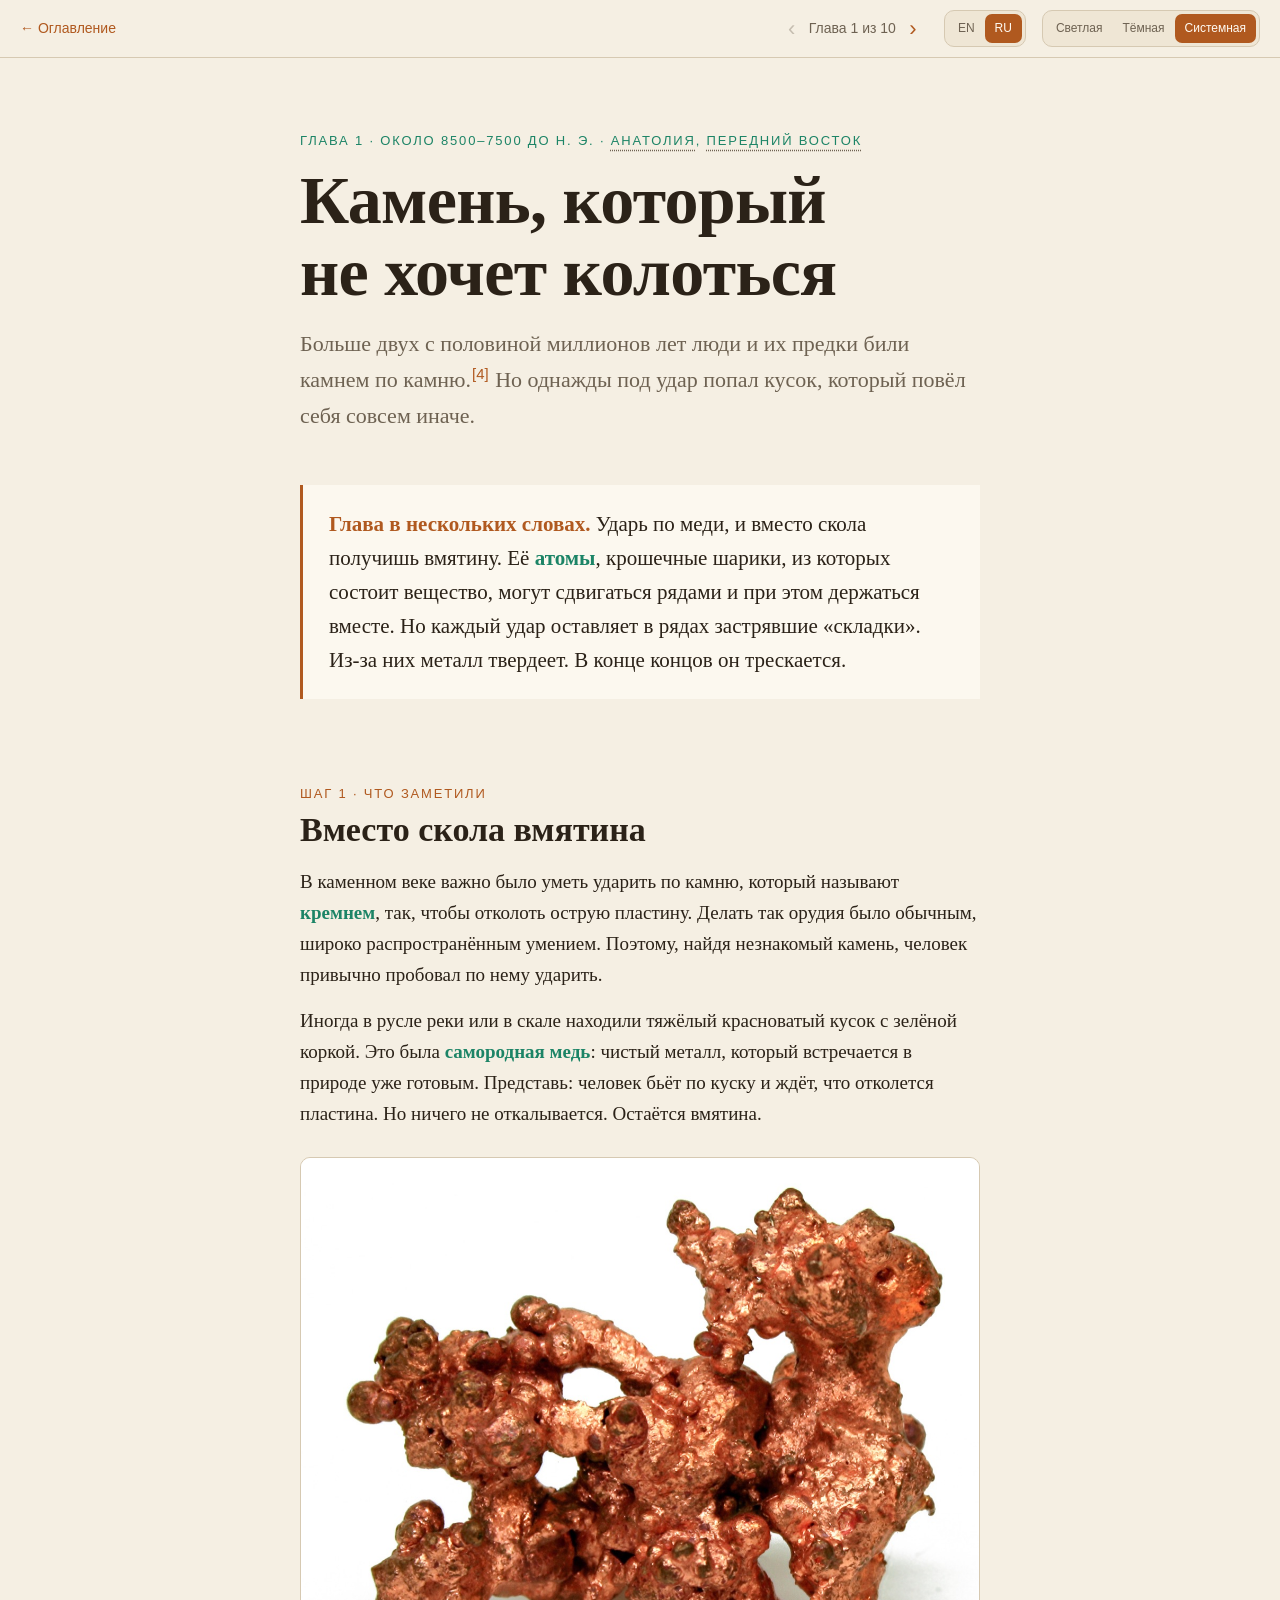
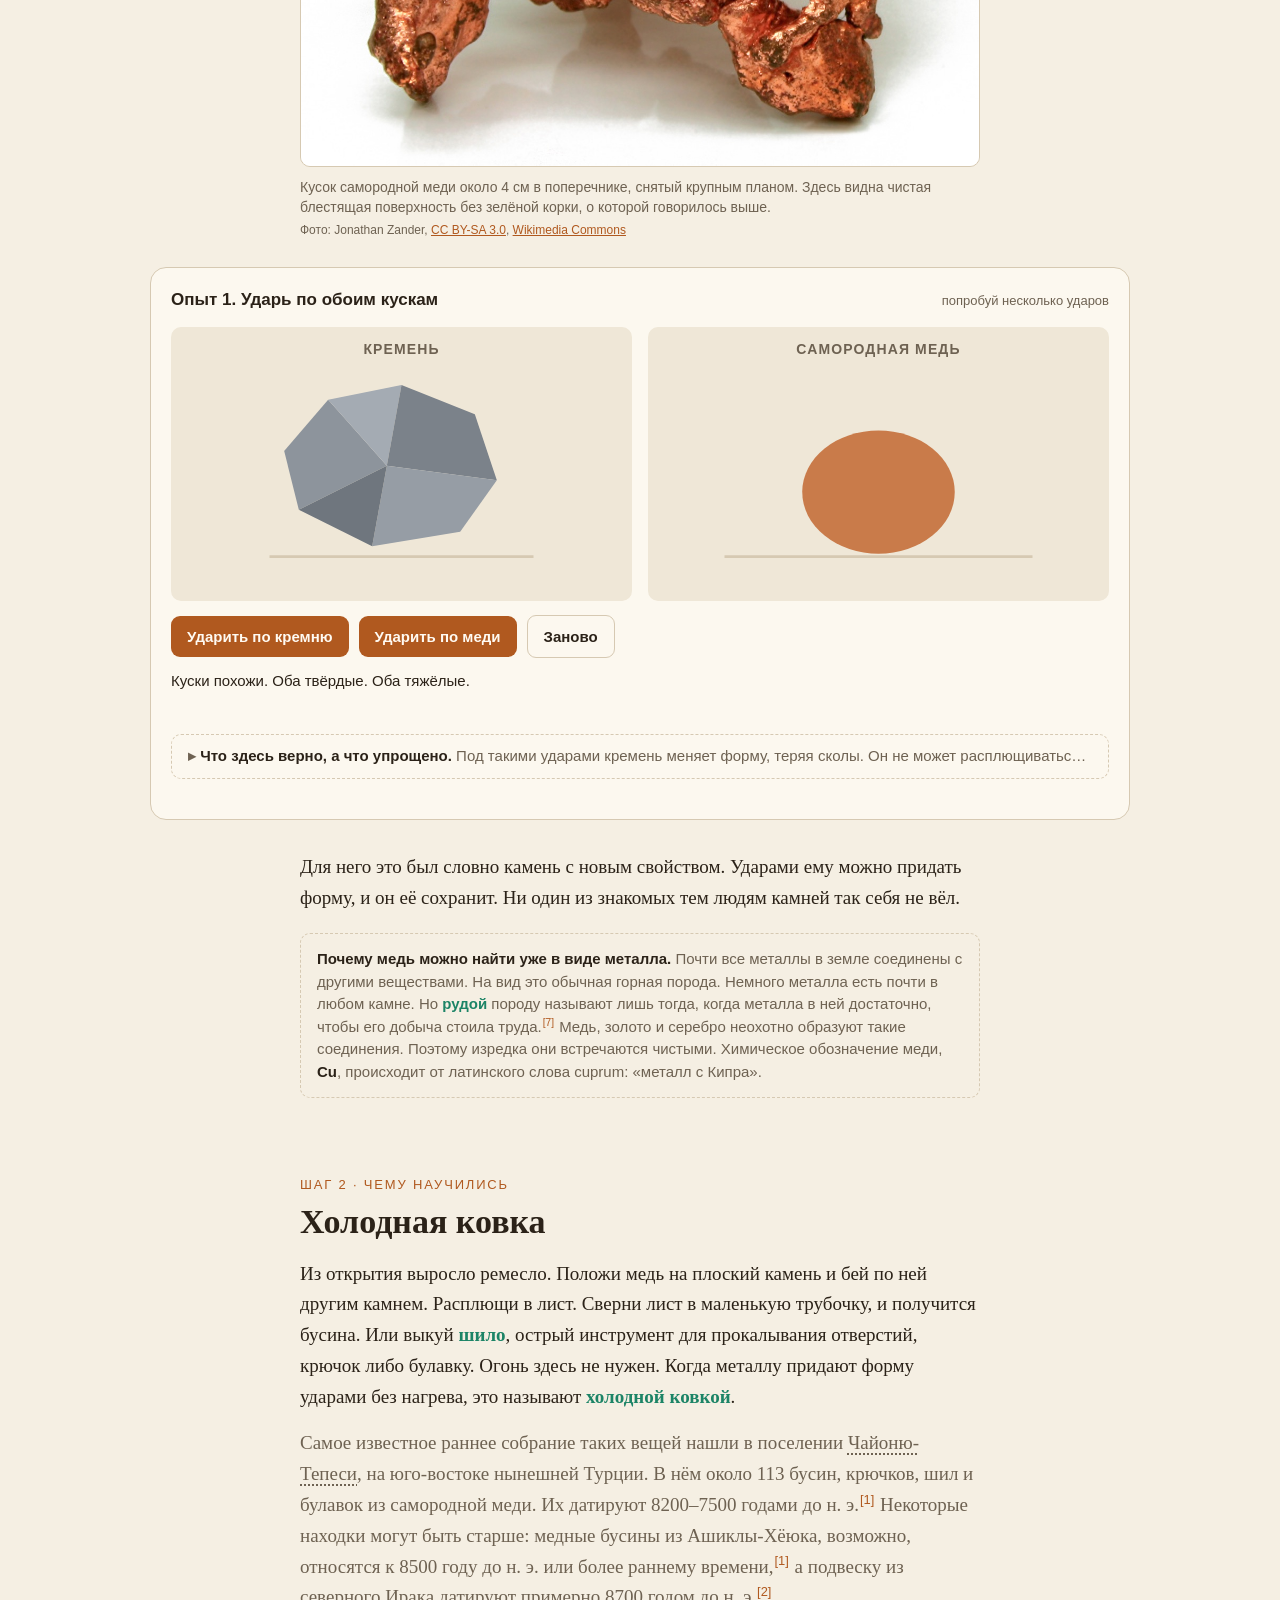
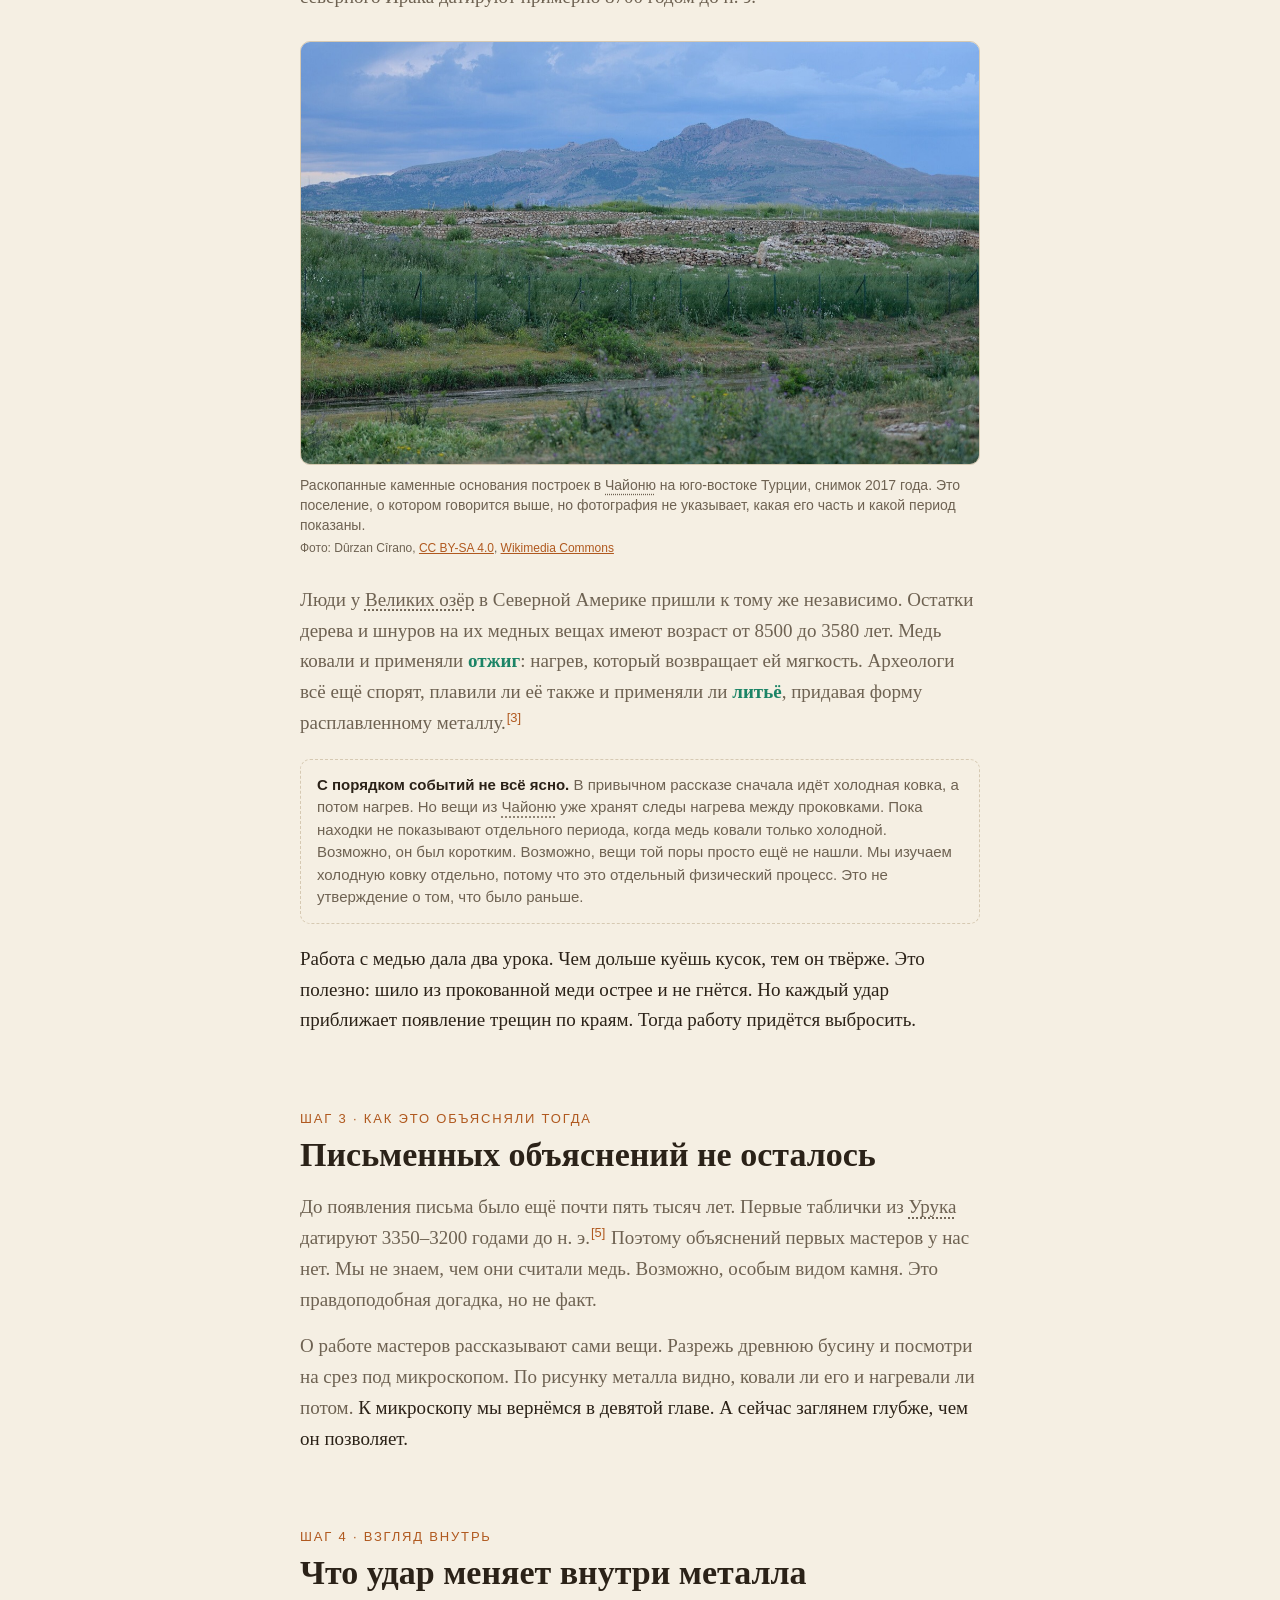
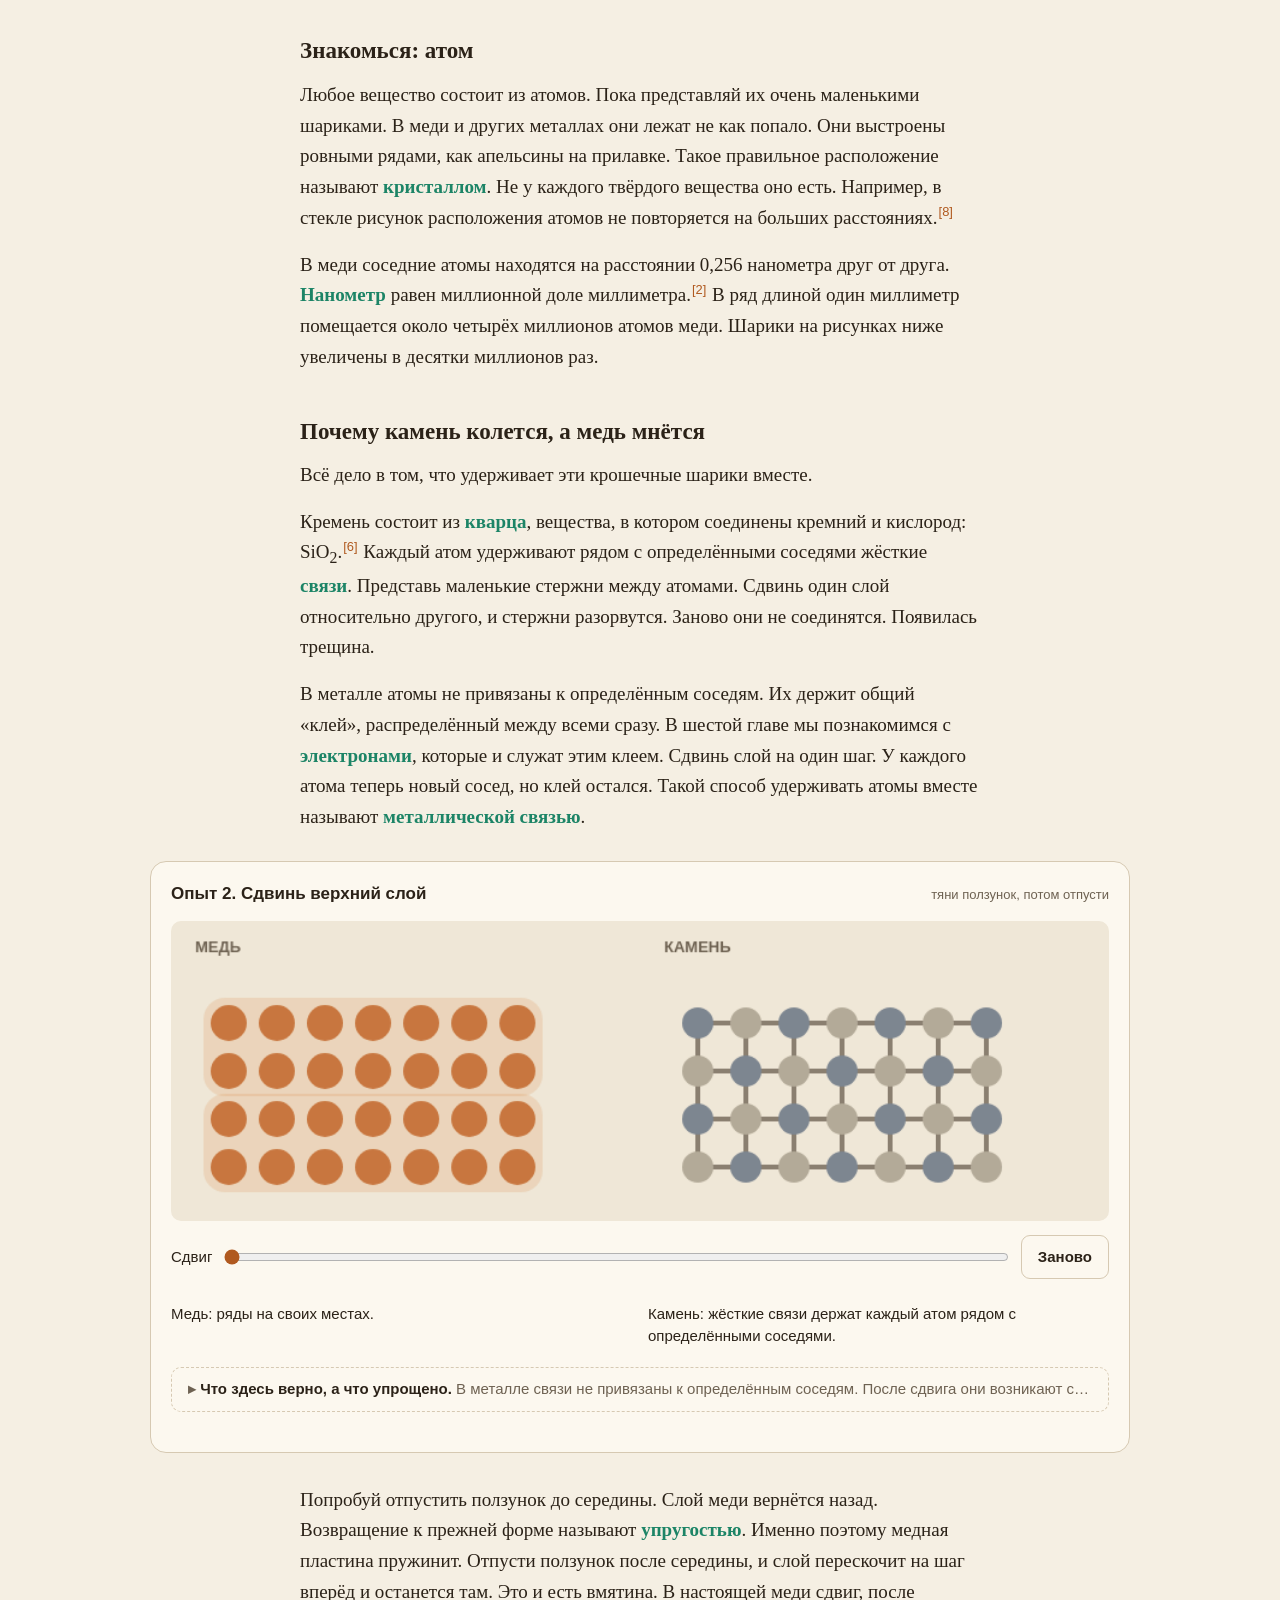
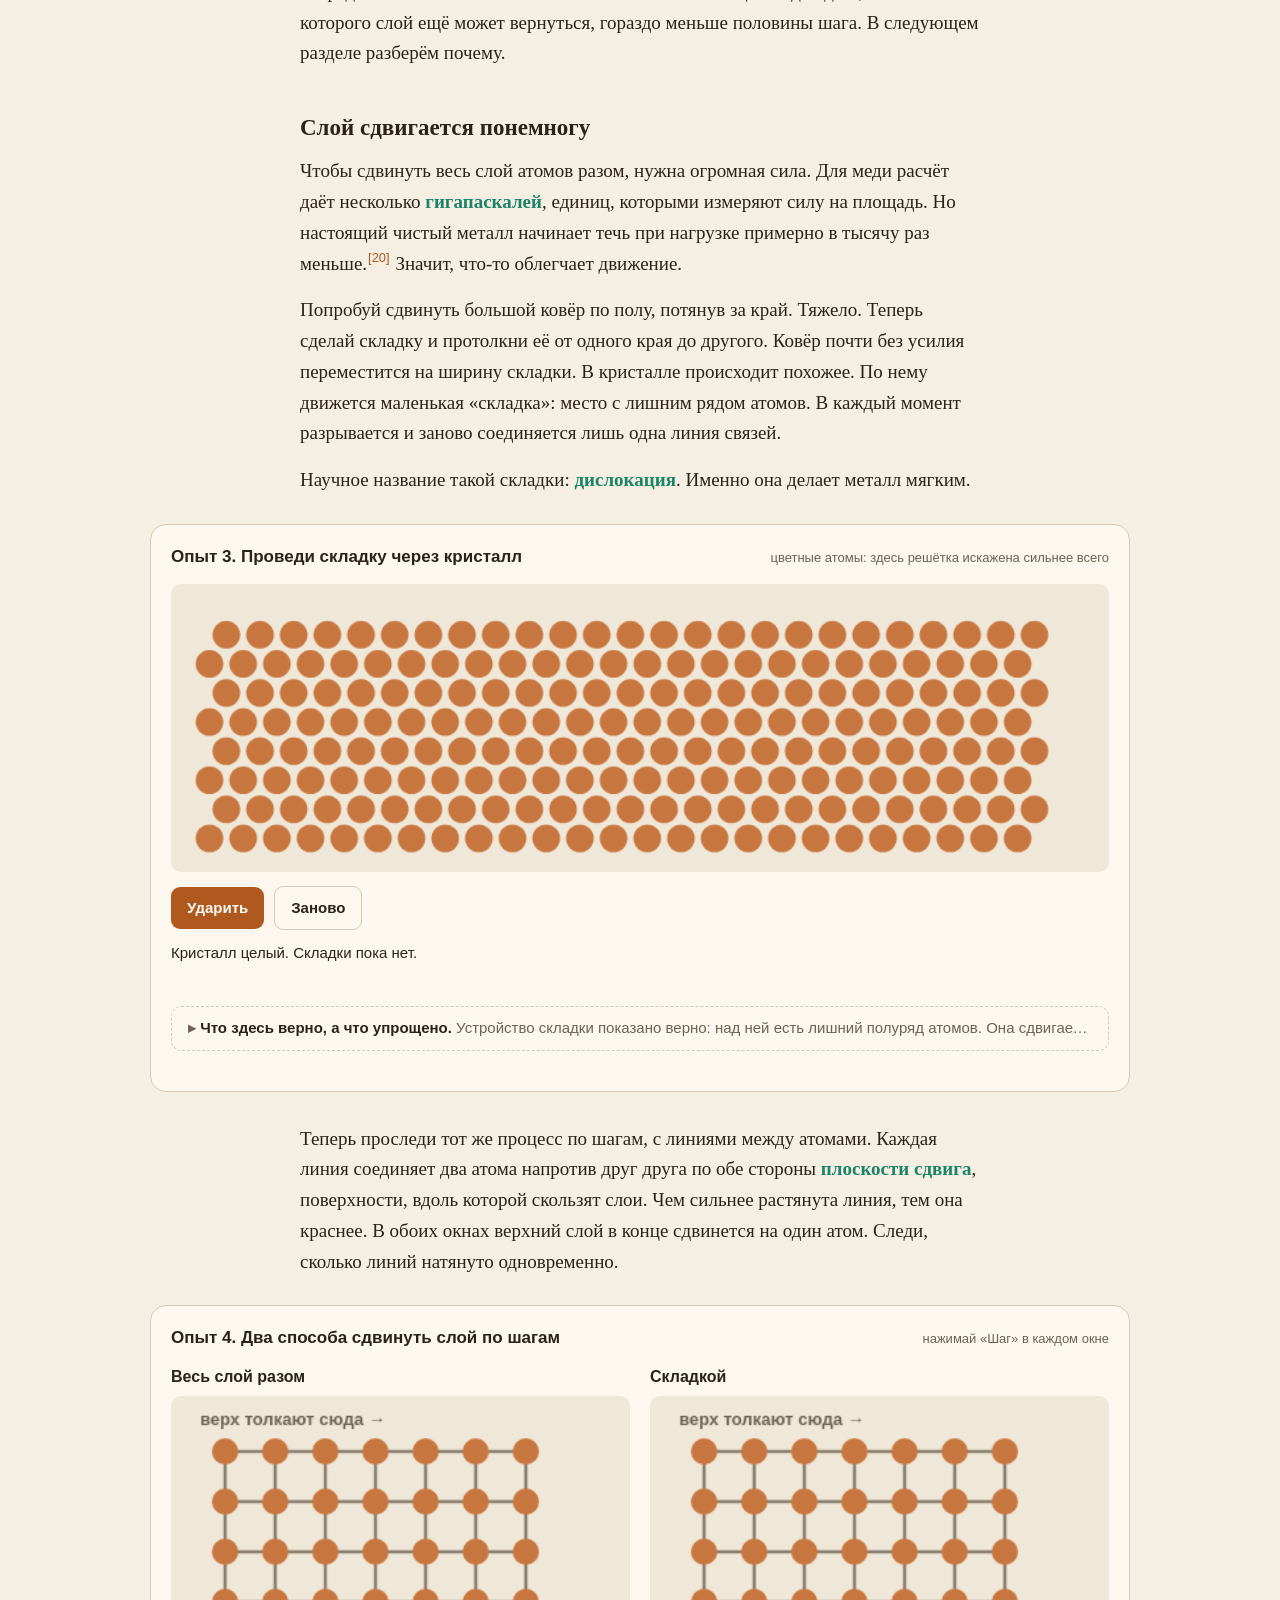
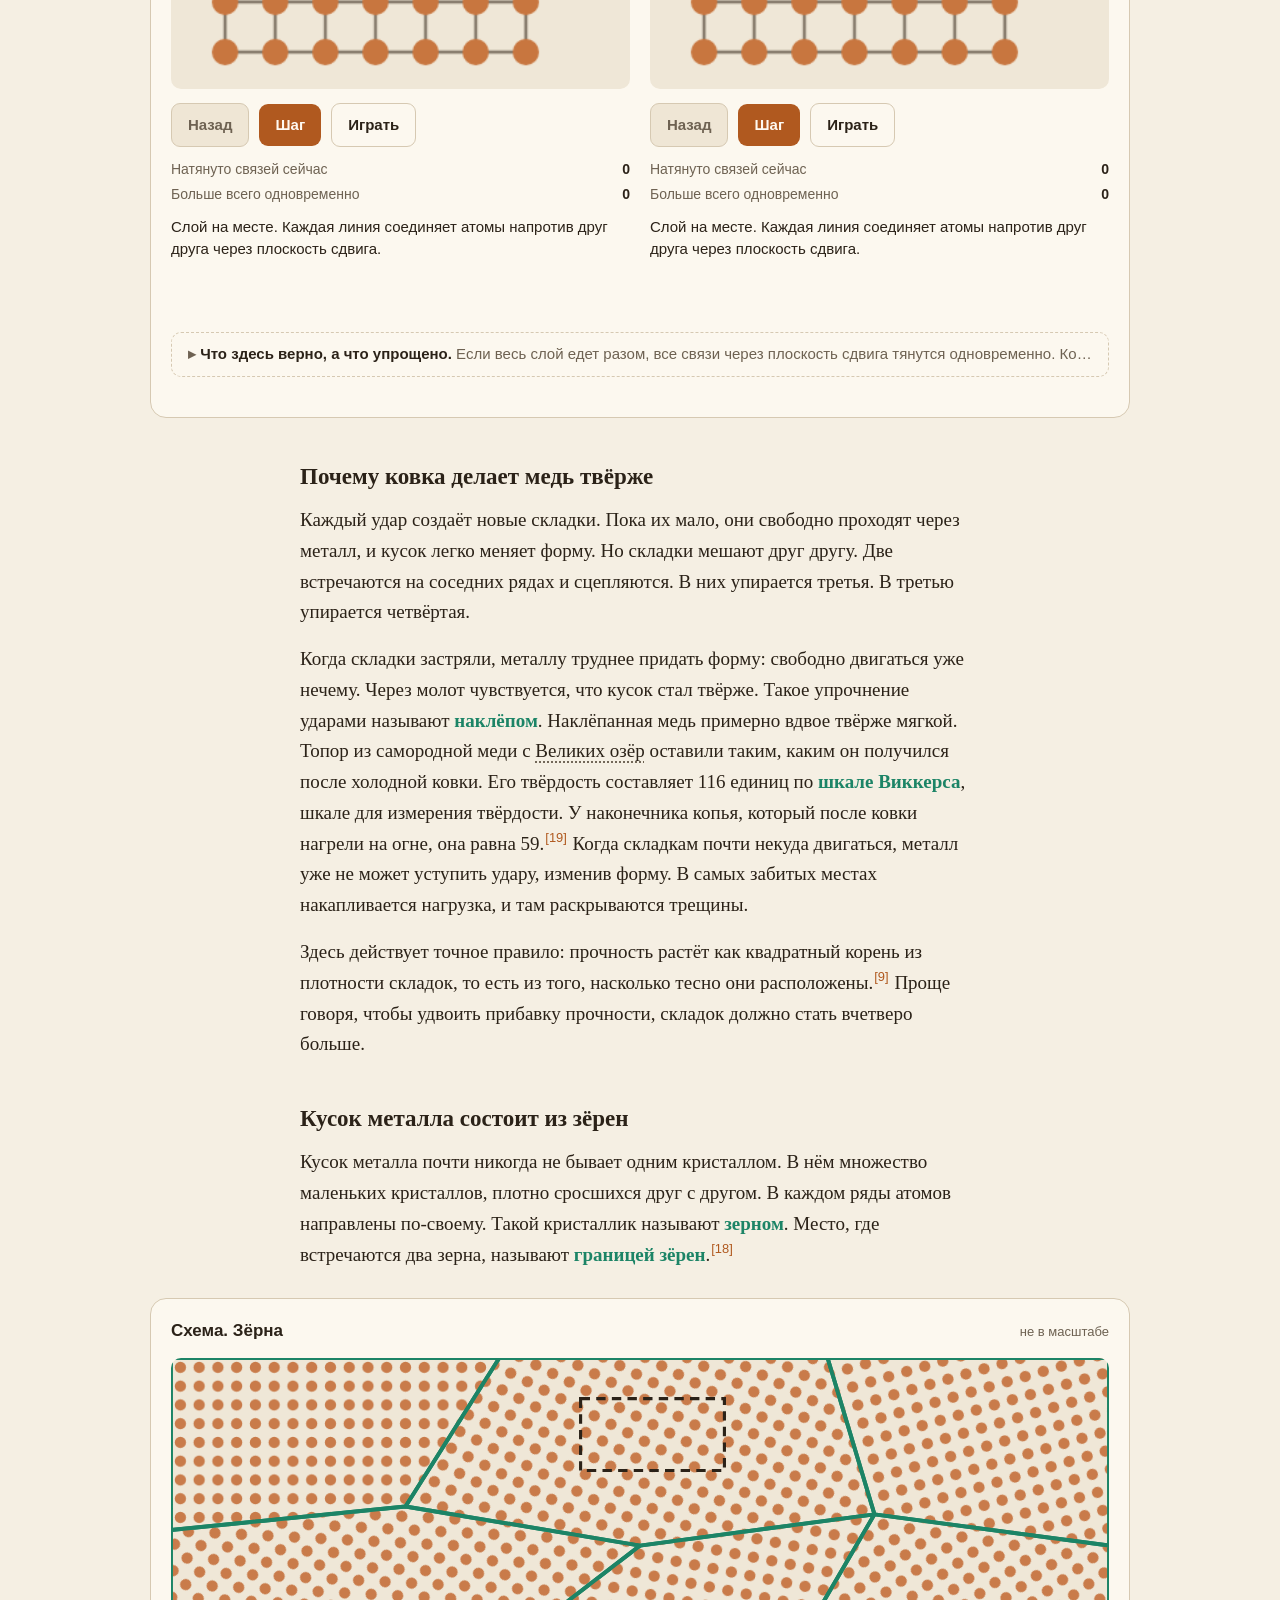
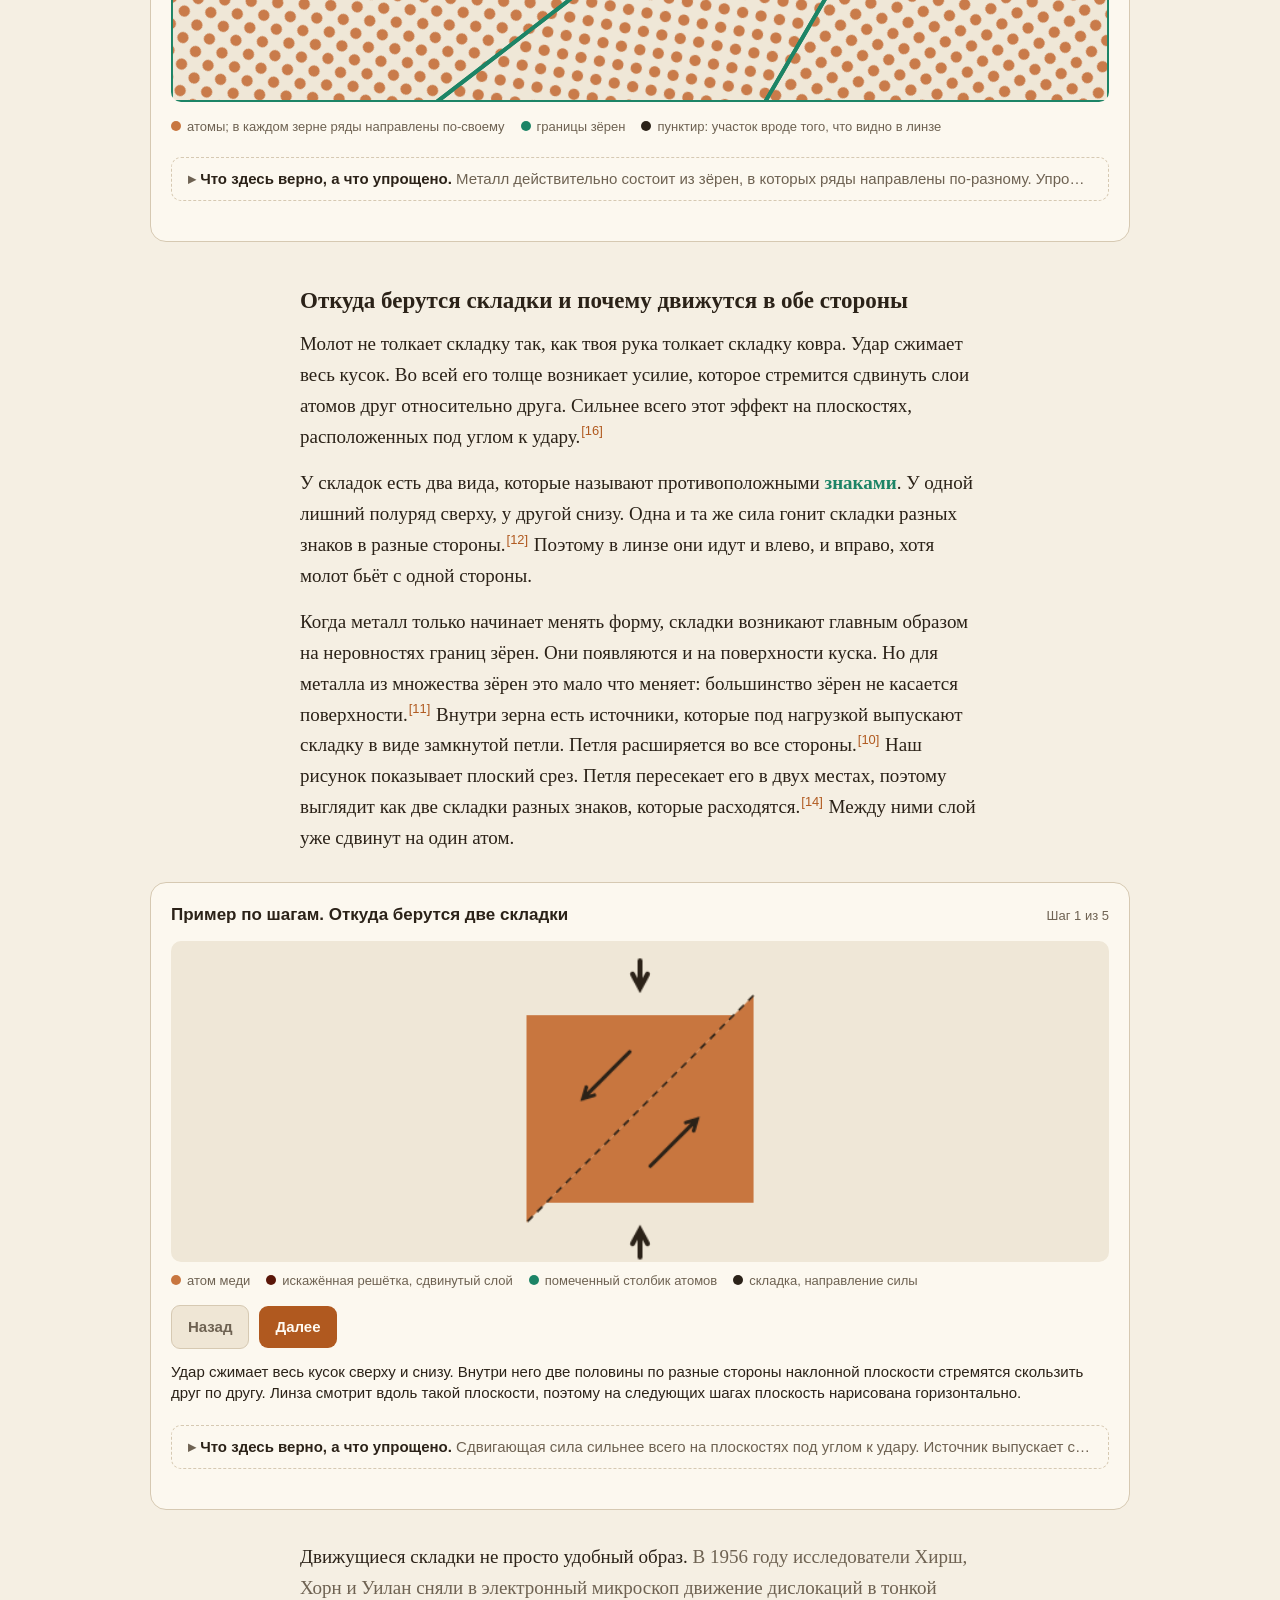
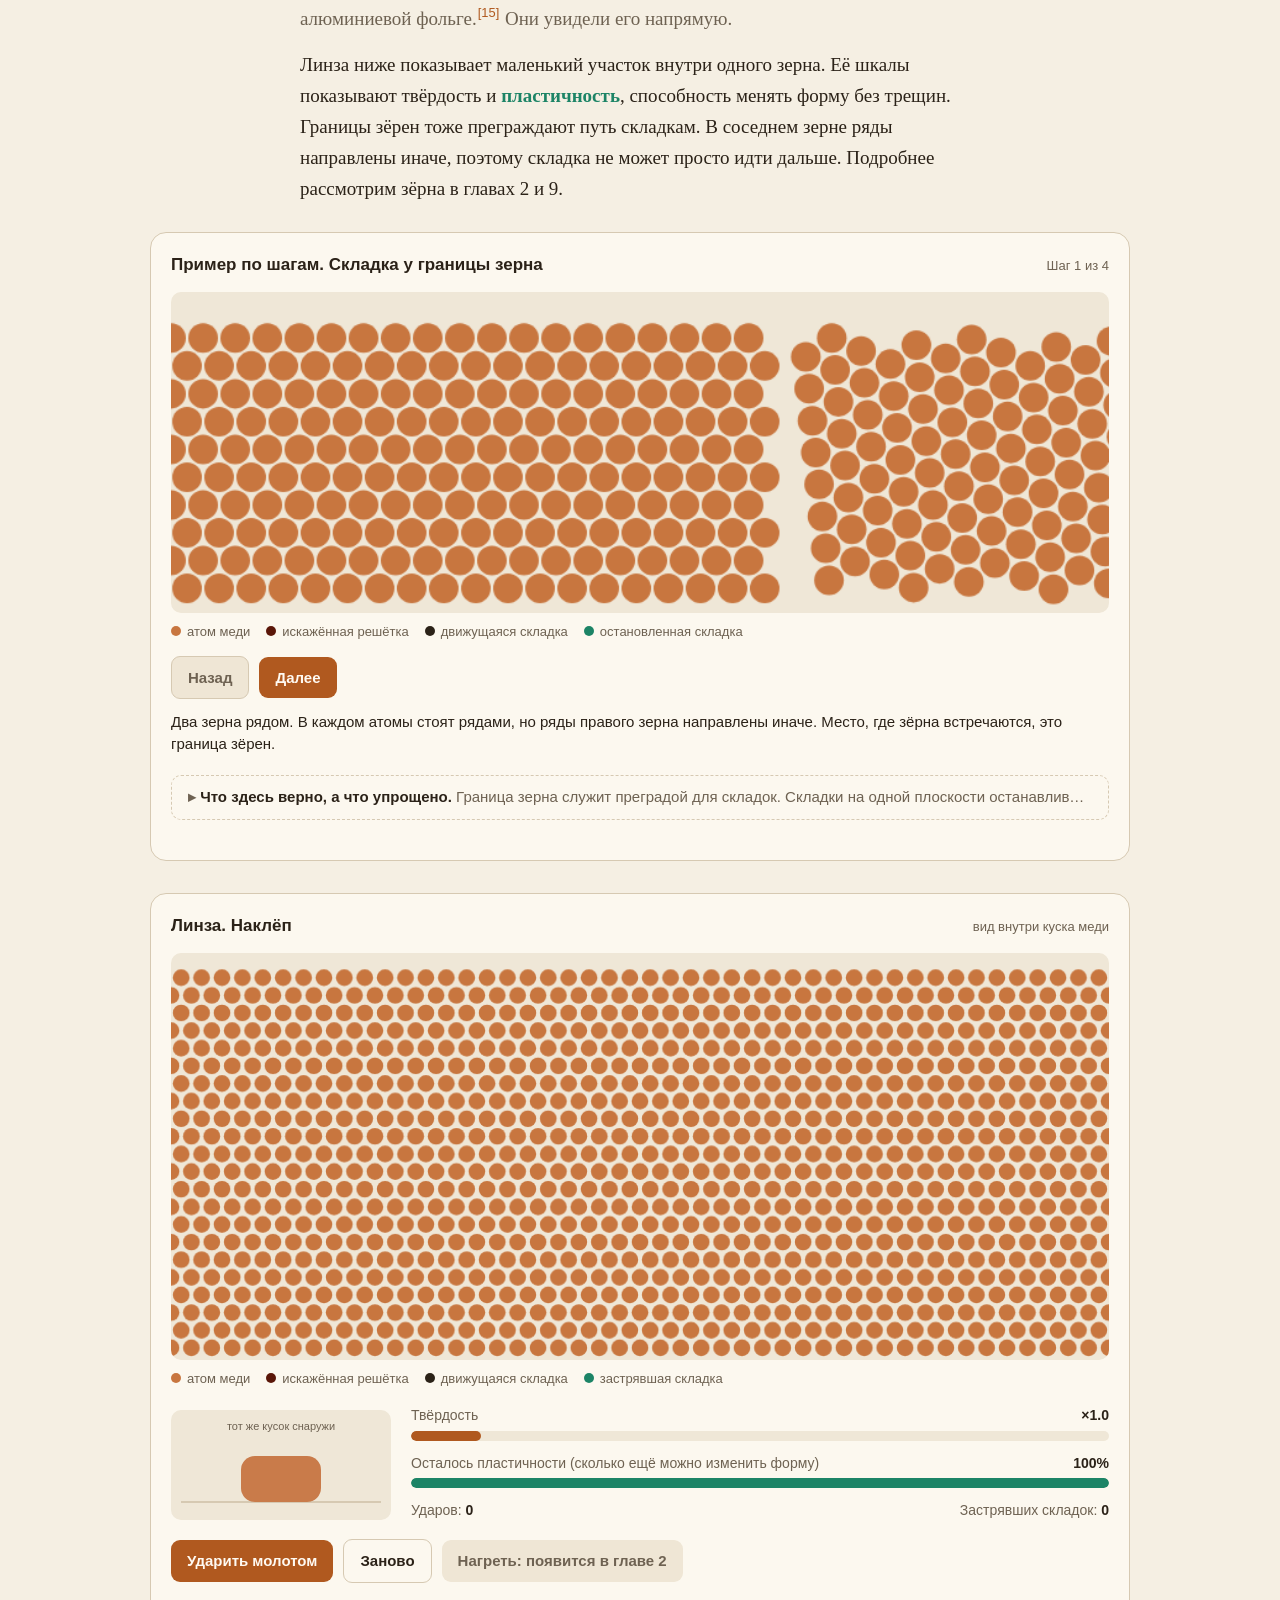
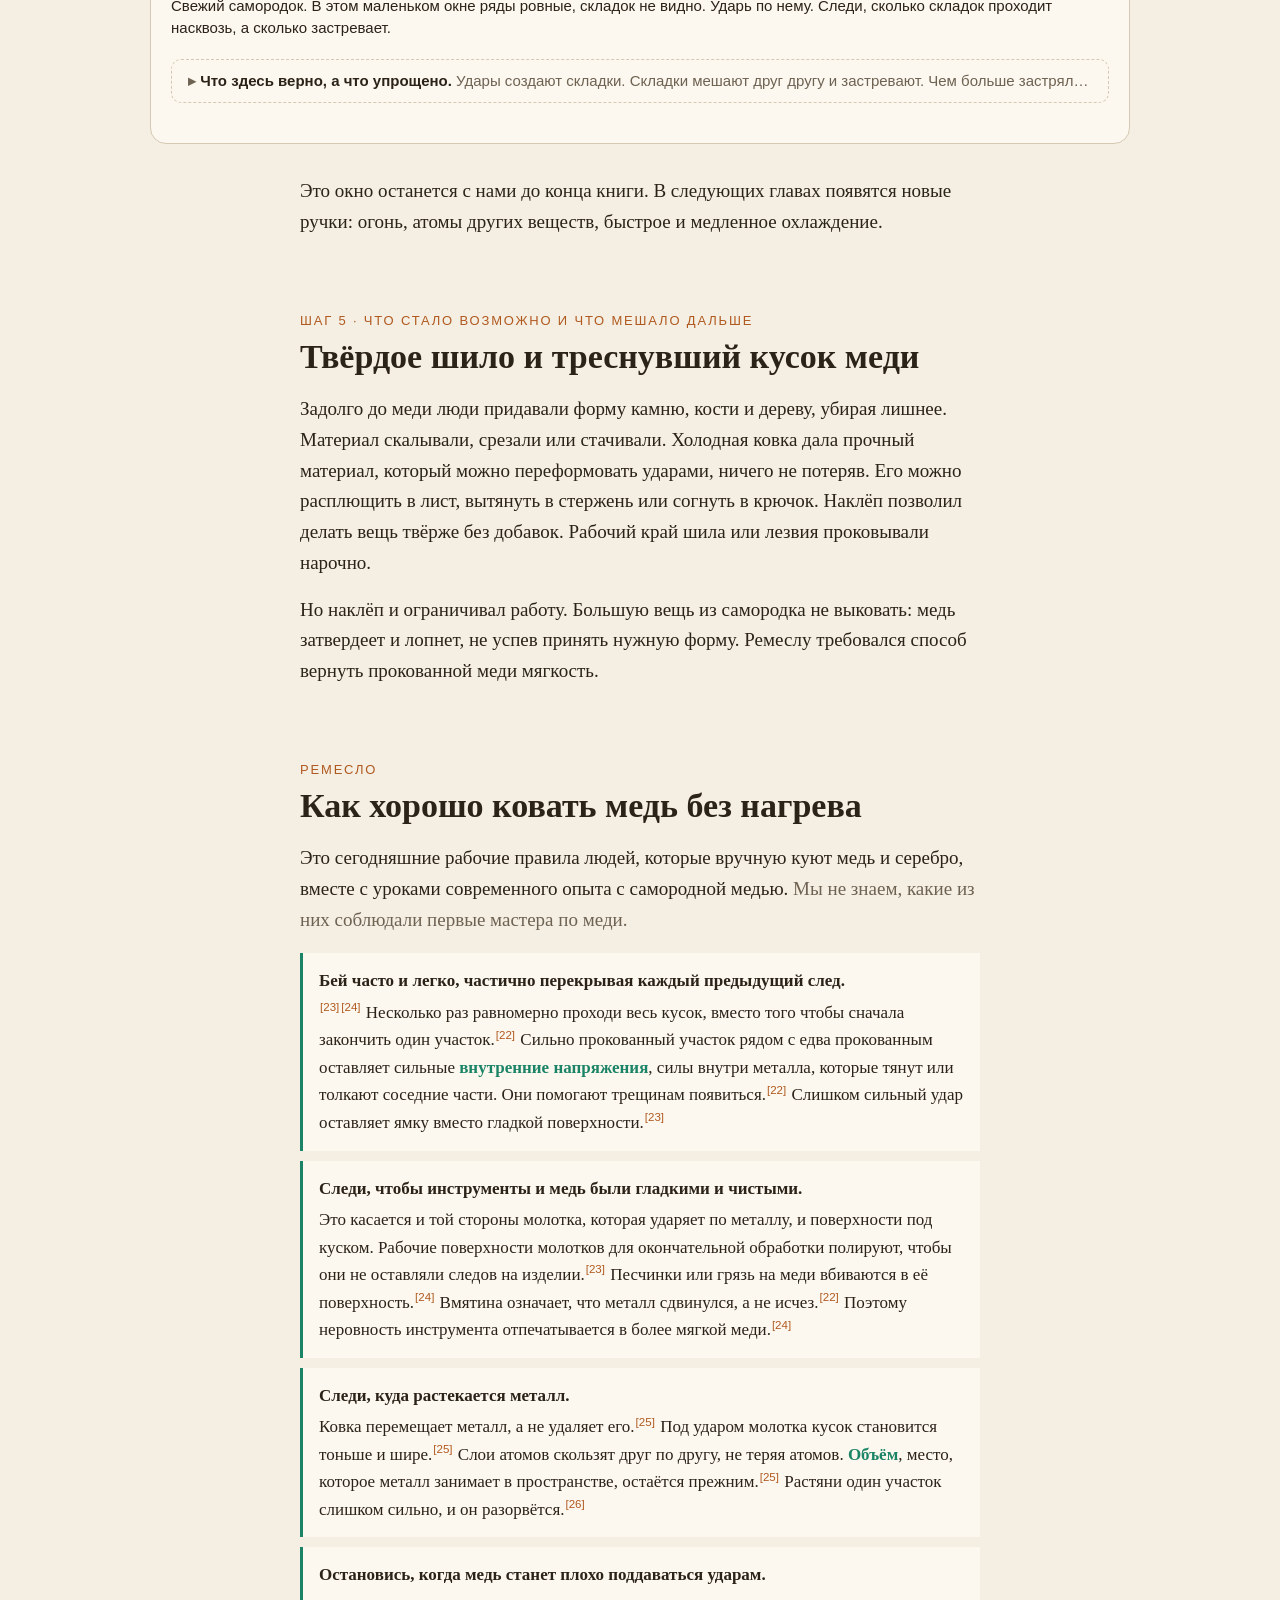
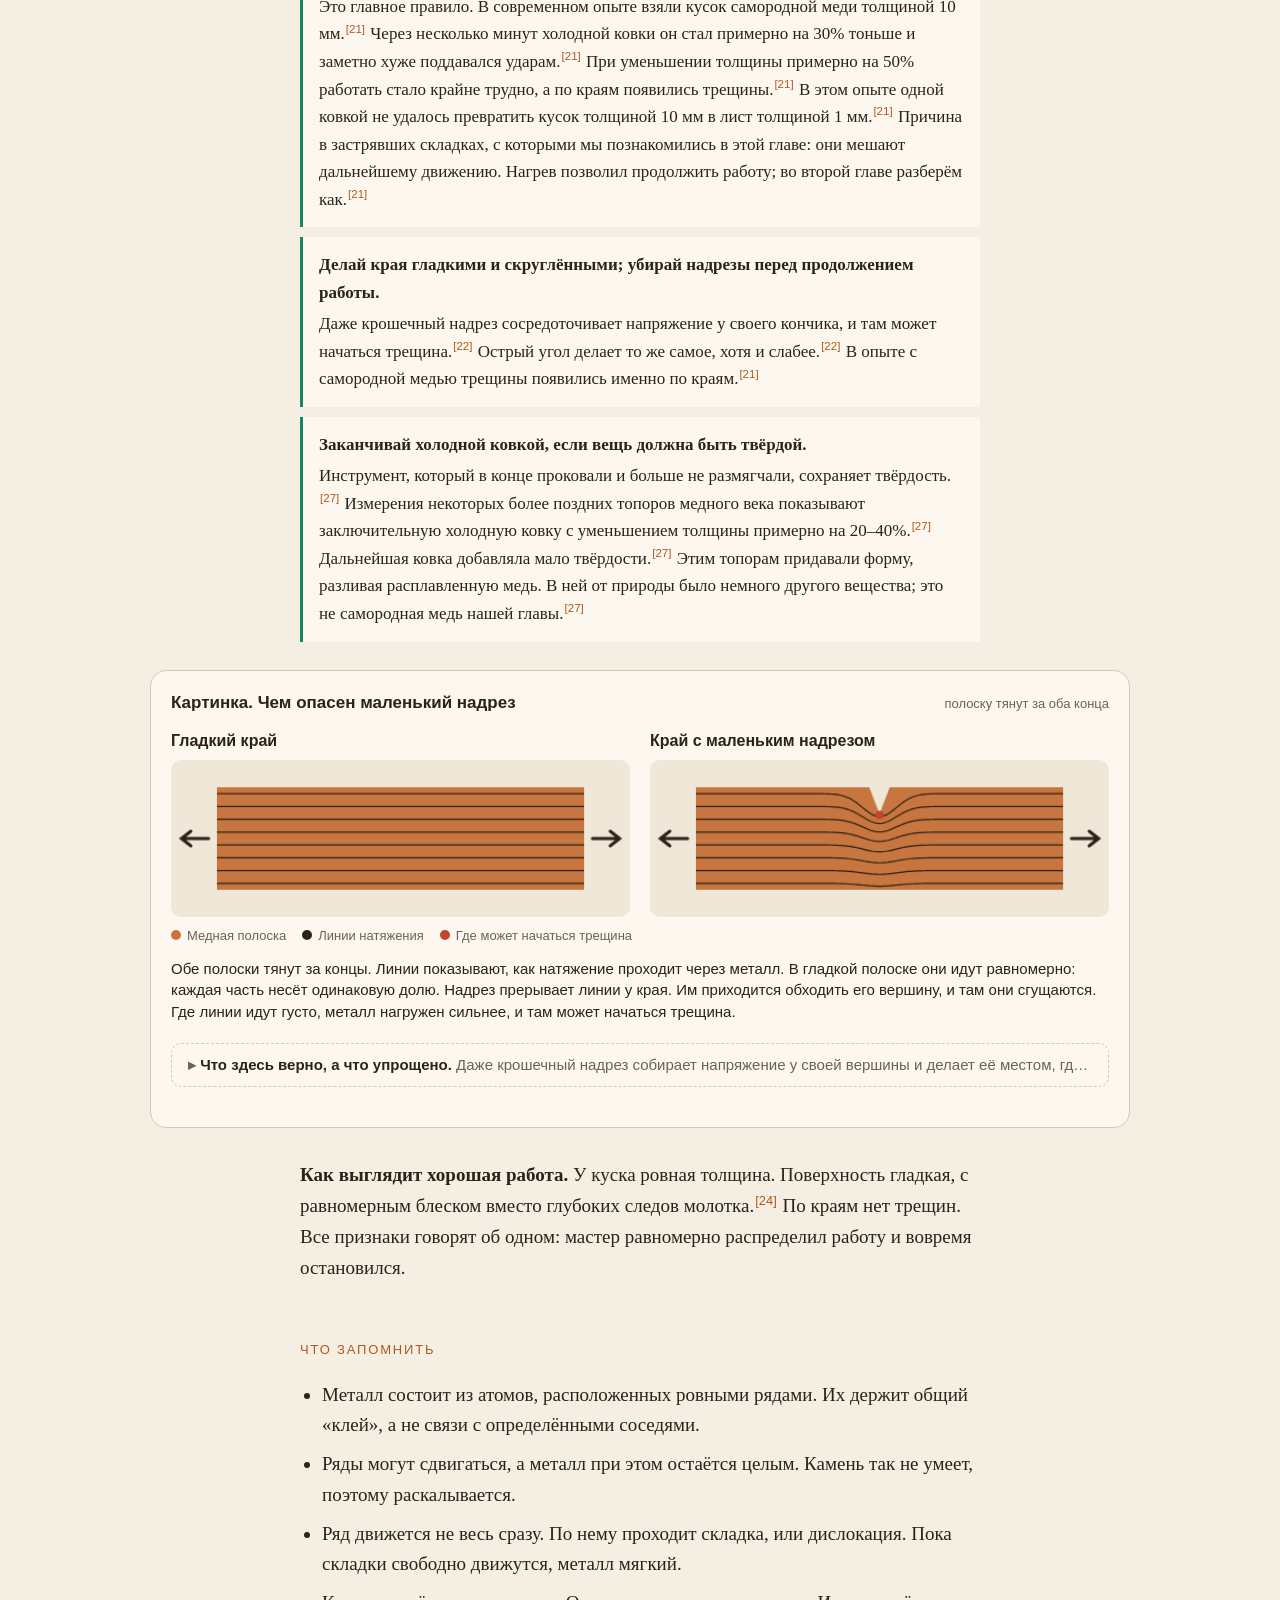
<file: ru/ch1.html>
<!doctype html>
<html lang="ru">
<head>
<meta charset="utf-8">
<meta name="viewport" content="width=device-width, initial-scale=1">
<title>Глава 1. Камень, который не хочет колоться | Металл: от самородка до монокристалла</title>
<meta name="description" content="Больше двух с половиной миллионов лет люди и их предки били камнем по камню. Но однажды под удар попал кусок, который повёл себя совсем иначе.">
<link rel="canonical" href="https://baronets-turk.github.io/metal-book/ru/ch1.html">
<link rel="alternate" hreflang="en" href="https://baronets-turk.github.io/metal-book/ch1.html">
<link rel="alternate" hreflang="ru" href="https://baronets-turk.github.io/metal-book/ru/ch1.html">
<link rel="alternate" hreflang="x-default" href="https://baronets-turk.github.io/metal-book/ch1.html">
<meta property="og:type" content="article">
<meta property="og:title" content="Глава 1. Камень, который не хочет колоться">
<meta property="og:description" content="Больше двух с половиной миллионов лет люди и их предки били камнем по камню. Но однажды под удар попал кусок, который повёл себя совсем иначе.">
<meta property="og:url" content="https://baronets-turk.github.io/metal-book/ru/ch1.html">
<meta property="og:image" content="https://baronets-turk.github.io/metal-book/assets/img/native-copper.jpg">
<link rel="stylesheet" href="../assets/style.css?v=48">
<script src="../assets/ui.ru.js?v=48"></script>
<script src="../assets/theme.js?v=48"></script>
</head>
<body>

<nav class="topbar">
  <a href="index.html"><span class="back-mark">←</span> Оглавление</a>
  <span class="chapter-nav"><span class="chapter-step off" aria-hidden="true">‹</span><span class="topbar-info">Глава 1 из 10</span><a class="chapter-step" href="ch2.html" title="Огонь возвращает меди мягкость" aria-label="Огонь возвращает меди мягкость">›</a></span>
</nav>

<header class="hero">
  <div class="eyebrow">Глава 1 · около 8500–7500 до н. э. · <span class="old-name" tabindex="0" data-now="Сейчас: бо́льшая, азиатская часть Турции.">Анатолия</span>, <span class="old-name" tabindex="0" data-now="Земли вокруг востока Средиземного моря, от Турции и Египта до Ирака. Другое название: Ближний Восток.">Передний Восток</span></div>
  <h1>Камень, который не хочет колоться</h1>
  <p class="lead">Больше двух с половиной миллионов лет люди и их предки били камнем по камню.<a class="fn" href="#s-tools"></a> Но однажды под удар попал кусок, который повёл себя совсем иначе.</p>
</header>

<div class="core">
  <p><b>Глава в нескольких словах.</b> Ударь по меди, и вместо скола получишь вмятину. Её <span class="term">атомы</span>, крошечные шарики, из которых состоит вещество, могут сдвигаться рядами и при этом держаться вместе. Но каждый удар оставляет в рядах застрявшие «складки». Из-за них металл твердеет. В конце концов он трескается.</p>
</div>

<main>

<section>
  <div class="step">Шаг 1 · Что заметили</div>
  <h2>Вместо скола вмятина</h2>
  <p>В каменном веке важно было уметь ударить по камню, который называют <span class="term">кремнем</span>, так, чтобы отколоть острую пластину. Делать так орудия было обычным, широко распространённым умением. Поэтому, найдя незнакомый камень, человек привычно пробовал по нему ударить.</p>
  <p>Иногда в русле реки или в скале находили тяжёлый красноватый кусок с зелёной коркой. Это была <span class="term">самородная медь</span>: чистый металл, который встречается в природе уже готовым. Представь: человек бьёт по куску и ждёт, что отколется пластина. Но ничего не откалывается. Остаётся вмятина.</p>
  <figure class="photo">
    <img src="../assets/img/native-copper.jpg" alt="Неровный блестящий кусок красноватой меди" width="1280" height="1147" loading="lazy">
    <figcaption>
      <p>Кусок самородной меди около 4 см в поперечнике, снятый крупным планом. Здесь видна чистая блестящая поверхность без зелёной корки, о которой говорилось выше.</p>
      <p class="credit">Фото: Jonathan Zander, <a href="https://creativecommons.org/licenses/by-sa/3.0/">CC BY-SA 3.0</a>, <a href="https://commons.wikimedia.org/wiki/File:Native_Copper_Macro_Digon3.jpg">Wikimedia Commons</a></p>
    </figcaption>
  </figure>

  <div class="widget" id="w1">
    <div class="widget-title"><strong>Опыт 1. Ударь по обоим кускам</strong><span>попробуй несколько ударов</span></div>
    <div class="duo">
      <div class="cell">
        <h4>Кремень</h4>
        <svg viewBox="0 0 220 150" id="flint-svg">
          <line x1="20" y1="132" x2="200" y2="132" style="stroke:var(--line)" stroke-width="2"/>
          <g id="flint">
            <polygon class="piece" points="30,60 60,25 100,70 40,100" fill="#8d949c"/>
            <polygon class="piece" points="60,25 110,15 100,70" fill="#a4abb3"/>
            <polygon class="piece" points="110,15 160,35 175,80 100,70" fill="#7b828a"/>
            <polygon class="piece" points="175,80 150,115 90,125 100,70" fill="#969da5"/>
            <polygon class="piece" points="90,125 40,100 100,70" fill="#6f767e"/>
          </g>
        </svg>
      </div>
      <div class="cell">
        <h4>Самородная медь</h4>
        <svg viewBox="0 0 220 150" id="copper-svg">
          <line x1="5" y1="132" x2="215" y2="132" style="stroke:var(--line)" stroke-width="2"/>
          <g id="copper-g">
            <ellipse id="copper-blob" cx="110" cy="88" rx="52" ry="42" fill="#c97b4a"/>
          </g>
        </svg>
      </div>
    </div>
    <div class="controls">
      <button id="hit-flint">Ударить по кремню</button>
      <button id="hit-copper">Ударить по меди</button>
      <button class="ghost" id="reset-w1">Заново</button>
    </div>
    <div class="caption" id="w1-caption">Куски похожи. Оба твёрдые. Оба тяжёлые.</div>
    <div class="note"><b>Что здесь верно, а что упрощено.</b> Под такими ударами кремень меняет форму, теряя сколы. Он не может расплющиваться, как медь. Медь меняет форму без потери материала.<a class="fn" href="#s-volume"></a> На рисунке её площадь на каждом шаге остаётся точно такой же: увеличение ширины в точности компенсирует уменьшение высоты. Число ударов выбрано для рисунка: три, чтобы расколоть кремень, пять, чтобы расплющить медь. Настоящий кремень не состоит из пяти готовых частей. То, как отойдёт скол, зависит от места и угла удара. Настоящая медь с каждым ударом ещё и твердеет, а по краям может треснуть.<a class="fn" href="#s-replica"></a> В этом опыте такие изменения не показаны; остальная часть главы их объясняет.</div>
  </div>

  <p>Для него это был словно камень с новым свойством. Ударами ему можно придать форму, и он её сохранит. Ни один из знакомых тем людям камней так себя не вёл.</p>
  <div class="note"><b>Почему медь можно найти уже в виде металла.</b> Почти все металлы в земле соединены с другими веществами. На вид это обычная горная порода. Немного металла есть почти в любом камне. Но <span class="term">рудой</span> породу называют лишь тогда, когда металла в ней достаточно, чтобы его добыча стоила труда.<a class="fn" href="#s-ore"></a> Медь, золото и серебро неохотно образуют такие соединения. Поэтому изредка они встречаются чистыми. Химическое обозначение меди, <b>Cu</b>, происходит от латинского слова cuprum: «металл с Кипра».</div>
</section>

<section>
  <div class="step">Шаг 2 · Чему научились</div>
  <h2>Холодная ковка</h2>
  <p>Из открытия выросло ремесло. Положи медь на плоский камень и бей по ней другим камнем. Расплющи в лист. Сверни лист в маленькую трубочку, и получится бусина. Или выкуй <span class="term">шило</span>, острый инструмент для прокалывания отверстий, крючок либо булавку. Огонь здесь не нужен. Когда металлу придают форму ударами без нагрева, это называют <span class="term">холодной ковкой</span>.</p>
  <p><span class="history">Самое известное раннее собрание таких вещей нашли в поселении Чайоню-Тепеси, на юго-востоке нынешней Турции. В нём около 113 бусин, крючков, шил и булавок из самородной меди. Их датируют 8200–7500 годами до н. э.<a class="fn" href="#s-foll"></a> Некоторые находки могут быть старше: медные бусины из Ашиклы-Хёюка, возможно, относятся к 8500 году до н. э. или более раннему времени,<a class="fn" href="#s-foll"></a> а подвеску из северного Ирака датируют примерно 8700 годом до н. э.<a class="fn" href="#s-copper"></a></span></p>
  <figure class="photo">
    <img src="../assets/img/cayonu.jpg" alt="Низкие каменные основания построек на раскопках" width="1280" height="796" loading="lazy">
    <figcaption>
      <p>Раскопанные каменные основания построек в Чайоню на юго-востоке Турции, снимок 2017 года. Это поселение, о котором говорится выше, но фотография не указывает, какая его часть и какой период показаны.</p>
      <p class="credit">Фото: Dûrzan Cîrano, <a href="https://creativecommons.org/licenses/by-sa/4.0/">CC BY-SA 4.0</a>, <a href="https://commons.wikimedia.org/wiki/File:%C3%87ayonu.jpg">Wikimedia Commons</a></p>
    </figcaption>
  </figure>
  <p><span class="history">Люди у Великих озёр в Северной Америке пришли к тому же независимо. Остатки дерева и шнуров на их медных вещах имеют возраст от 8500 до 3580 лет. Медь ковали и применяли <span class="term">отжиг</span>: нагрев, который возвращает ей мягкость. Археологи всё ещё спорят, плавили ли её также и применяли ли <span class="term">литьё</span>, придавая форму расплавленному металлу.<a class="fn" href="#s-lakes"></a></span></p>
  <div class="note"><b>С порядком событий не всё ясно.</b> В привычном рассказе сначала идёт холодная ковка, а потом нагрев. Но вещи из Чайоню уже хранят следы нагрева между проковками. Пока находки не показывают отдельного периода, когда медь ковали только холодной. Возможно, он был коротким. Возможно, вещи той поры просто ещё не нашли. Мы изучаем холодную ковку отдельно, потому что это отдельный физический процесс. Это не утверждение о том, что было раньше.</div>
  <p>Работа с медью дала два урока. Чем дольше куёшь кусок, тем он твёрже. Это полезно: шило из прокованной меди острее и не гнётся. Но каждый удар приближает появление трещин по краям. Тогда работу придётся выбросить.</p>
</section>

<section>
  <div class="step">Шаг 3 · Как это объясняли тогда</div>
  <h2>Письменных объяснений не осталось</h2>
  <p><span class="history">До появления письма было ещё почти пять тысяч лет. Первые таблички из Урука датируют 3350–3200 годами до н. э.<a class="fn" href="#s-uruk"></a> Поэтому объяснений первых мастеров у нас нет. Мы не знаем, чем они считали медь. Возможно, особым видом камня. Это правдоподобная догадка, но не факт.</span></p>
  <p><span class="history">О работе мастеров рассказывают сами вещи. Разрежь древнюю бусину и посмотри на срез под микроскопом. По рисунку металла видно, ковали ли его и нагревали ли потом.</span> К микроскопу мы вернёмся в девятой главе. А сейчас заглянем глубже, чем он позволяет.</p>
</section>

<section>
  <div class="step">Шаг 4 · Взгляд внутрь</div>
  <h2>Что удар меняет внутри металла</h2>

  <h3>Знакомься: атом</h3>
  <p>Любое вещество состоит из атомов. Пока представляй их очень маленькими шариками. В меди и других металлах они лежат не как попало. Они выстроены ровными рядами, как апельсины на прилавке. Такое правильное расположение называют <span class="term">кристаллом</span>. Не у каждого твёрдого вещества оно есть. Например, в стекле рисунок расположения атомов не повторяется на больших расстояниях.<a class="fn" href="#s-amorph"></a></p>
  <p>В меди соседние атомы находятся на расстоянии 0,256 нанометра друг от друга. <span class="term">Нанометр</span> равен миллионной доле миллиметра.<a class="fn" href="#s-copper"></a> В ряд длиной один миллиметр помещается около четырёх миллионов атомов меди. Шарики на рисунках ниже увеличены в десятки миллионов раз.</p>

  <h3>Почему камень колется, а медь мнётся</h3>
  <p>Всё дело в том, что удерживает эти крошечные шарики вместе.</p>
  <p>Кремень состоит из <span class="term">кварца</span>, вещества, в котором соединены кремний и кислород: SiO<sub>2</sub>.<a class="fn" href="#s-flint"></a> Каждый атом удерживают рядом с определёнными соседями жёсткие <span class="term">связи</span>. Представь маленькие стержни между атомами. Сдвинь один слой относительно другого, и стержни разорвутся. Заново они не соединятся. Появилась трещина.</p>
  <p>В металле атомы не привязаны к определённым соседям. Их держит общий «клей», распределённый между всеми сразу. В шестой главе мы познакомимся с <span class="term">электронами</span>, которые и служат этим клеем. Сдвинь слой на один шаг. У каждого атома теперь новый сосед, но клей остался. Такой способ удерживать атомы вместе называют <span class="term">металлической связью</span>.</p>

  <div class="widget" id="w2">
    <div class="widget-title"><strong>Опыт 2. Сдвинь верхний слой</strong><span>тяни ползунок, потом отпусти</span></div>
    <canvas id="w2-canvas"></canvas>
    <div class="controls">
      <span>Сдвиг</span>
      <input type="range" id="w2-slider" min="0" max="100" value="0">
      <button class="ghost" id="w2-reset">Заново</button>
    </div>
    <div class="duo" style="margin-top:12px">
      <div class="caption" id="w2-metal"></div>
      <div class="caption" id="w2-stone"></div>
    </div>
    <div class="note"><b>Что здесь верно, а что упрощено.</b> В металле связи не привязаны к определённым соседям. После сдвига они возникают снова. В камне связи направлены определённым образом и после разрыва не восстанавливаются. Эти различия настоящие. Рисунок упрощён: у кристаллов есть глубина, а <span class="term">решётка</span>, повторяющееся расположение атомов, у кварца сложнее квадратной сетки. Настоящий камень раскалывается не от сдвига целого слоя. Трещина начинается с маленького изъяна и проходит через кусок, разрывая связи одну за другой. В меди тоже не движется сразу весь слой. Почему, покажет следующий опыт.</div>
  </div>

  <p>Попробуй отпустить ползунок до середины. Слой меди вернётся назад. Возвращение к прежней форме называют <span class="term">упругостью</span>. Именно поэтому медная пластина пружинит. Отпусти ползунок после середины, и слой перескочит на шаг вперёд и останется там. Это и есть вмятина. В настоящей меди сдвиг, после которого слой ещё может вернуться, гораздо меньше половины шага. В следующем разделе разберём почему.</p>

  <h3>Слой сдвигается понемногу</h3>
  <p>Чтобы сдвинуть весь слой атомов разом, нужна огромная сила. Для меди расчёт даёт несколько <span class="term">гигапаскалей</span>, единиц, которыми измеряют силу на площадь. Но настоящий чистый металл начинает течь при нагрузке примерно в тысячу раз меньше.<a class="fn" href="#s-strength"></a> Значит, что-то облегчает движение.</p>
  <p>Попробуй сдвинуть большой ковёр по полу, потянув за край. Тяжело. Теперь сделай складку и протолкни её от одного края до другого. Ковёр почти без усилия переместится на ширину складки. В кристалле происходит похожее. По нему движется маленькая «складка»: место с лишним рядом атомов. В каждый момент разрывается и заново соединяется лишь одна линия связей.</p>
  <p>Научное название такой складки: <span class="term">дислокация</span>. Именно она делает металл мягким.</p>

  <div class="widget" id="w3">
    <div class="widget-title"><strong>Опыт 3. Проведи складку через кристалл</strong><span>цветные атомы: здесь решётка искажена сильнее всего</span></div>
    <canvas id="w3-canvas"></canvas>
    <div class="controls">
      <button id="w3-hit">Ударить</button>
      <button class="ghost" id="w3-reset">Заново</button>
    </div>
    <div class="caption" id="w3-caption"></div>
    <div class="note"><b>Что здесь верно, а что упрощено.</b> Устройство складки показано верно: над ней есть лишний полуряд атомов. Она сдвигает кристалл ровно на один атом и, выйдя наружу, оставляет ступеньку на краю. Рисунок показывает плоский срез. В объёмном кристалле складка представляет собой линию, которая уходит вглубь экрана. Атомы рядом с ней расположены по плавной кривой, нарисованной для модели. Их положения не рассчитаны по силам между атомами.</div>
  </div>

  <p>Теперь проследи тот же процесс по шагам, с линиями между атомами. Каждая линия соединяет два атома напротив друг друга по обе стороны <span class="term">плоскости сдвига</span>, поверхности, вдоль которой скользят слои. Чем сильнее растянута линия, тем она краснее. В обоих окнах верхний слой в конце сдвинется на один атом. Следи, сколько линий натянуто одновременно.</p>

  <div class="widget" id="w5">
    <div class="widget-title"><strong>Опыт 4. Два способа сдвинуть слой по шагам</strong><span>нажимай «Шаг» в каждом окне</span></div>
    <div class="steps-duo">
      <div>
        <h4>Весь слой разом</h4>
        <canvas id="w5a-canvas"></canvas>
        <div class="controls">
          <button class="ghost" id="w5a-back">Назад</button>
          <button id="w5a-step">Шаг</button>
          <button class="ghost" id="w5a-play">Играть</button>
        </div>
        <div class="meter-head" style="margin-top:12px"><span>Натянуто связей сейчас</span><b id="w5a-now"></b></div>
        <div class="meter-head"><span>Больше всего одновременно</span><b id="w5a-max"></b></div>
        <div class="caption" id="w5a-cap"></div>
      </div>
      <div>
        <h4>Складкой</h4>
        <canvas id="w5b-canvas"></canvas>
        <div class="controls">
          <button class="ghost" id="w5b-back">Назад</button>
          <button id="w5b-step">Шаг</button>
          <button class="ghost" id="w5b-play">Играть</button>
        </div>
        <div class="meter-head" style="margin-top:12px"><span>Натянуто связей сейчас</span><b id="w5b-now"></b></div>
        <div class="meter-head"><span>Больше всего одновременно</span><b id="w5b-max"></b></div>
        <div class="caption" id="w5b-cap"></div>
      </div>
    </div>
    <div class="note"><b>Что здесь верно, а что упрощено.</b> Если весь слой едет разом, все связи через плоскость сдвига тянутся одновременно. Когда проходит складка, за один раз меняет соседа одна связь. Итог одинаков: сдвиг на один атом.<a class="fn" href="#s-glide"></a> На рисунке плоская квадратная сетка. У меди решётка объёмная и более плотная. Линии служат лишь подсказками. Отдельной связи с одним определённым соседом у атома металла нет: вспомни общий клей. Каждая линия просто указывает ближайший атом напротив. Счётчик считает линию натянутой, когда её отклонение вбок превышает 15% расстояния между атомами. Этот порог выбран для наглядности, а не взял из измерений. Атомы рядом со складкой расположены по нарисованной кривой, а не по расчёту сил.</div>
  </div>

  <h3>Почему ковка делает медь твёрже</h3>
  <p>Каждый удар создаёт новые складки. Пока их мало, они свободно проходят через металл, и кусок легко меняет форму. Но складки мешают друг другу. Две встречаются на соседних рядах и сцепляются. В них упирается третья. В третью упирается четвёртая.</p>
  <p>Когда складки застряли, металлу труднее придать форму: свободно двигаться уже нечему. Через молот чувствуется, что кусок стал твёрже. Такое упрочнение ударами называют <span class="term">наклёпом</span>. Наклёпанная медь примерно вдвое твёрже мягкой. Топор из самородной меди с Великих озёр оставили таким, каким он получился после холодной ковки. Его твёрдость составляет 116 единиц по <span class="term">шкале Виккерса</span>, шкале для измерения твёрдости. У наконечника копья, который после ковки нагрели на огне, она равна 59.<a class="fn" href="#s-hard"></a> Когда складкам почти некуда двигаться, металл уже не может уступить удару, изменив форму. В самых забитых местах накапливается нагрузка, и там раскрываются трещины.</p>
  <p>Здесь действует точное правило: прочность растёт как квадратный корень из плотности складок, то есть из того, насколько тесно они расположены.<a class="fn" href="#s-workhard"></a> Проще говоря, чтобы удвоить прибавку прочности, складок должно стать вчетверо больше.</p>

  <h3>Кусок металла состоит из зёрен</h3>
  <p>Кусок металла почти никогда не бывает одним кристаллом. В нём множество маленьких кристаллов, плотно сросшихся друг с другом. В каждом ряды атомов направлены по-своему. Такой кристаллик называют <span class="term">зерном</span>. Место, где встречаются два зерна, называют <span class="term">границей зёрен</span>.<a class="fn" href="#s-grains"></a></p>

  <div class="widget" id="w-grains">
    <div class="widget-title"><strong>Схема. Зёрна</strong><span>не в масштабе</span></div>
    <svg viewBox="0 0 600 220" style="width:100%;height:auto;border-radius:10px;background:var(--well)">
      <defs>
        <pattern id="gr1" width="12" height="12" patternUnits="userSpaceOnUse" patternTransform="rotate(0)"><circle cx="6" cy="6" r="3.6" fill="#c97b4a"/></pattern>
        <pattern id="gr2" width="12" height="12" patternUnits="userSpaceOnUse" patternTransform="rotate(27)"><circle cx="6" cy="6" r="3.6" fill="#c97b4a"/></pattern>
        <pattern id="gr3" width="12" height="12" patternUnits="userSpaceOnUse" patternTransform="rotate(-16)"><circle cx="6" cy="6" r="3.6" fill="#c97b4a"/></pattern>
        <pattern id="gr4" width="12" height="12" patternUnits="userSpaceOnUse" patternTransform="rotate(48)"><circle cx="6" cy="6" r="3.6" fill="#c97b4a"/></pattern>
        <pattern id="gr5" width="12" height="12" patternUnits="userSpaceOnUse" patternTransform="rotate(11)"><circle cx="6" cy="6" r="3.6" fill="#c97b4a"/></pattern>
        <pattern id="gr6" width="12" height="12" patternUnits="userSpaceOnUse" patternTransform="rotate(-36)"><circle cx="6" cy="6" r="3.6" fill="#c97b4a"/></pattern>
      </defs>
      <g style="stroke:var(--patina)" stroke-width="2.5" stroke-linejoin="round">
        <polygon points="0,0 210,0 150,95 0,110" fill="url(#gr1)"/>
        <polygon points="210,0 420,0 450,100 300,120 150,95" fill="url(#gr2)"/>
        <polygon points="420,0 600,0 600,120 450,100" fill="url(#gr3)"/>
        <polygon points="0,110 150,95 300,120 170,220 0,220" fill="url(#gr4)"/>
        <polygon points="300,120 450,100 380,220 170,220" fill="url(#gr5)"/>
        <polygon points="450,100 600,120 600,220 380,220" fill="url(#gr6)"/>
      </g>
      <rect x="262" y="26" width="92" height="46" fill="none" style="stroke:var(--fold-move)" stroke-width="2" stroke-dasharray="6 4"/>
    </svg>
    <div class="legend">
      <span style="--c:var(--atom)">атомы; в каждом зерне ряды направлены по-своему</span>
      <span style="--c:var(--patina)">границы зёрен</span>
      <span style="--c:var(--fold-move)">пунктир: участок вроде того, что видно в линзе</span>
    </div>
    <div class="note"><b>Что здесь верно, а что упрощено.</b> Металл действительно состоит из зёрен, в которых ряды направлены по-разному. Упрощены размеры. У меди зёрна бывают от сотых долей миллиметра до почти миллиметра. Среди измеренных диапазонов есть 0,02–0,08 мм и 0,03–0,7 мм.<a class="fn" href="#s-grains"></a> Поэтому поперёк настоящего зерна помещаются от десятков тысяч до миллионов атомов, а не несколько десятков, как здесь. Атомы на границах показаны лишь схематично.</div>
  </div>

  <h3>Откуда берутся складки и почему движутся в обе стороны</h3>
  <p>Молот не толкает складку так, как твоя рука толкает складку ковра. Удар сжимает весь кусок. Во всей его толще возникает усилие, которое стремится сдвинуть слои атомов друг относительно друга. Сильнее всего этот эффект на плоскостях, расположенных под углом к удару.<a class="fn" href="#s-crss"></a></p>
  <p>У складок есть два вида, которые называют противоположными <span class="term">знаками</span>. У одной лишний полуряд сверху, у другой снизу. Одна и та же сила гонит складки разных знаков в разные стороны.<a class="fn" href="#s-opposite"></a> Поэтому в линзе они идут и влево, и вправо, хотя молот бьёт с одной стороны.</p>
  <p>Когда металл только начинает менять форму, складки возникают главным образом на неровностях границ зёрен. Они появляются и на поверхности куска. Но для металла из множества зёрен это мало что меняет: большинство зёрен не касается поверхности.<a class="fn" href="#s-disl"></a> Внутри зерна есть источники, которые под нагрузкой выпускают складку в виде замкнутой петли. Петля расширяется во все стороны.<a class="fn" href="#s-frank"></a> Наш рисунок показывает плоский срез. Петля пересекает его в двух местах, поэтому выглядит как две складки разных знаков, которые расходятся.<a class="fn" href="#s-loop"></a> Между ними слой уже сдвинут на один атом.</p>
  <div class="widget" id="w-pair">
    <div class="widget-title"><strong>Пример по шагам. Откуда берутся две складки</strong><span id="p-count"></span></div>
    <canvas id="p-canvas"></canvas>
    <div class="legend">
      <span style="--c:var(--atom)">атом меди</span>
      <span style="--c:var(--atom-hot)">искажённая решётка, сдвинутый слой</span>
      <span style="--c:var(--patina)">помеченный столбик атомов</span>
      <span style="--c:var(--fold-move)">складка, направление силы</span>
    </div>
    <div class="controls">
      <button class="ghost" id="p-back">Назад</button>
      <button id="p-next">Далее</button>
    </div>
    <div class="caption" id="p-caption"></div>
    <div class="note"><b>Что здесь верно, а что упрощено.</b> Сдвигающая сила сильнее всего на плоскостях под углом к удару.<a class="fn" href="#s-crss"></a> Источник выпускает складку замкнутой петлёй, и петля растёт.<a class="fn" href="#s-frank"></a> Плоский срез пересекает петлю в двух местах. Они выглядят как две складки противоположных знаков, которые расходятся, а слой между ними уже сдвинут на один атом.<a class="fn" href="#s-loop"></a><a class="fn" href="#s-opposite"></a> Упрощено: кусок нарисован одним кристаллом с одной плоскостью под заданным наклоном, петля нарисована кругом, а как источник создаёт петлю, не показано. Настоящие петли неровные, а в настоящем куске много зёрен и много плоскостей. Скорость складок задана вручную.</div>
  </div>
  <p>Движущиеся складки не просто удобный образ. <span class="history">В 1956 году исследователи Хирш, Хорн и Уилан сняли в электронный микроскоп движение дислокаций в тонкой алюминиевой фольге.<a class="fn" href="#s-hirsch"></a> Они увидели его напрямую.</span></p>

  <p>Линза ниже показывает маленький участок внутри одного зерна. Её шкалы показывают твёрдость и <span class="term">пластичность</span>, способность менять форму без трещин. Границы зёрен тоже преграждают путь складкам. В соседнем зерне ряды направлены иначе, поэтому складка не может просто идти дальше. Подробнее рассмотрим зёрна в главах 2 и 9.</p>

  <div class="widget" id="w-wall">
    <div class="widget-title"><strong>Пример по шагам. Складка у границы зерна</strong><span id="b-count"></span></div>
    <canvas id="b-canvas"></canvas>
    <div class="legend">
      <span style="--c:var(--atom)">атом меди</span>
      <span style="--c:var(--atom-hot)">искажённая решётка</span>
      <span style="--c:var(--fold-move)">движущаяся складка</span>
      <span style="--c:var(--patina)">остановленная складка</span>
    </div>
    <div class="controls">
      <button class="ghost" id="b-back">Назад</button>
      <button id="b-next">Далее</button>
    </div>
    <div class="caption" id="b-caption"></div>
    <div class="note"><b>Что здесь верно, а что упрощено.</b> Граница зерна служит преградой для складок. Складки на одной плоскости останавливаются у неё одна за другой.<a class="fn" href="#s-pileup"></a> Упрощено: граница нарисована прямым промежутком, а наклон второго зерна выбран вручную. Настоящая граница неровная и шириной в несколько атомов. Когда складок соберётся достаточно, их напор может начать новый сдвиг в соседнем зерне. Это не показано. Скорость складок задана вручную.</div>
  </div>

  <div class="widget" id="w4">
    <div class="widget-title"><strong>Линза. Наклёп</strong><span>вид внутри куска меди</span></div>
    <canvas id="lens-canvas"></canvas>
    <div class="legend">
      <span style="--c:var(--atom)">атом меди</span>
      <span style="--c:var(--atom-hot)">искажённая решётка</span>
      <span style="--c:var(--fold-move)">движущаяся складка</span>
      <span style="--c:var(--patina)">застрявшая складка</span>
    </div>
    <div class="lens-side">
      <svg viewBox="0 0 220 110" id="nugget-svg">
        <line x1="10" y1="92" x2="210" y2="92" style="stroke:var(--line)" stroke-width="2"/>
        <rect id="nugget" x="70" y="46" width="80" height="46" rx="14" fill="#c97b4a"/>
        <g id="nugget-cracks" style="stroke:var(--well)" stroke-width="2.5" stroke-linecap="round" visibility="hidden">
          <path id="crack-l" d="M0 0" fill="none"/>
          <path id="crack-r" d="M0 0" fill="none"/>
        </g>
        <text x="110" y="20" text-anchor="middle" style="fill:var(--muted)" font-family="-apple-system, sans-serif" font-size="11">тот же кусок снаружи</text>
      </svg>
      <div>
        <div class="meter">
          <div class="meter-head"><span>Твёрдость</span><b id="m-hard">×1.0</b></div>
          <div class="bar"><i id="b-hard"></i></div>
        </div>
        <div class="meter">
          <div class="meter-head"><span>Осталось пластичности (сколько ещё можно изменить форму)</span><b id="m-duct">100%</b></div>
          <div class="bar"><i id="b-duct" class="green"></i></div>
        </div>
        <div class="meter-head"><span>Ударов: <b id="m-blows">0</b></span><span>Застрявших складок: <b id="m-stuck">0</b></span></div>
      </div>
    </div>
    <div class="controls">
      <button id="lens-hit">Ударить молотом</button>
      <button class="ghost" id="lens-reset">Заново</button>
      <button disabled>Нагреть: появится в главе 2</button>
    </div>
    <div class="caption" id="lens-caption">Свежий самородок. В этом маленьком окне ряды ровные, складок не видно. Ударь по нему. Следи, сколько складок проходит насквозь, а сколько застревает.</div>
    <div class="note"><b>Что здесь верно, а что упрощено.</b> Удары создают складки. Складки мешают друг другу и застревают. Чем больше застряло, тем твёрже металл и тем меньше он ещё может изменить форму. Шкала твёрдости следует настоящему закону: квадратному корню из числа застрявших складок. Верхний предел задан по измеренному «примерно вдвое твёрже». Пустое окно в начале упрощает картину. В мягкой меди уже есть складки, но они расположены так редко, что в этот маленький участок не попали. Медь мягкая именно потому, что в ней есть складки, способные свободно двигаться. Кристалл совсем без складок сдвинуть очень трудно.<a class="fn" href="#s-workhard"></a> Есть и другие упрощения. Это плоский срез с одним направлением сдвига. У меди таких направлений двенадцать, и складки в основном застревают там, где разные направления пересекаются. Каждая пара здесь показывает срез петли от источника внутри зерна. Место её появления выбрано случайно. В настоящем металле первые складки возникают главным образом на границах зёрен, которых в окне нет. Слои нарисованы горизонтально, потому что вид повёрнут вдоль них. Настоящий молот бьёт под углом к ним. Число складок, при котором появляется трещина, задано вручную. В работе разрушение зависит от формы вещи и от того, как по ней бьют.</div>
  </div>

  <p>Это окно останется с нами до конца книги. В следующих главах появятся новые ручки: огонь, атомы других веществ, быстрое и медленное охлаждение.</p>
</section>

<section>
  <div class="step">Шаг 5 · Что стало возможно и что мешало дальше</div>
  <h2>Твёрдое шило и треснувший кусок меди</h2>
  <p>Задолго до меди люди придавали форму камню, кости и дереву, убирая лишнее. Материал скалывали, срезали или стачивали. Холодная ковка дала прочный материал, который можно переформовать ударами, ничего не потеряв. Его можно расплющить в лист, вытянуть в стержень или согнуть в крючок. Наклёп позволил делать вещь твёрже без добавок. Рабочий край шила или лезвия проковывали нарочно.</p>
  <p>Но наклёп и ограничивал работу. Большую вещь из самородка не выковать: медь затвердеет и лопнет, не успев принять нужную форму. Ремеслу требовался способ вернуть прокованной меди мягкость.</p>
</section>

<section>
  <div class="step">Ремесло</div>
  <h2>Как хорошо ковать медь без нагрева</h2>
  <p>Это сегодняшние рабочие правила людей, которые вручную куют медь и серебро, вместе с уроками современного опыта с самородной медью. <span class="history">Мы не знаем, какие из них соблюдали первые мастера по меди.</span></p>
  <ul class="craft">
    <li><b>Бей часто и легко, частично перекрывая каждый предыдущий след.</b><a class="fn" href="#s-planish"></a><a class="fn" href="#s-planishdt"></a> Несколько раз равномерно проходи весь кусок, вместо того чтобы сначала закончить один участок.<a class="fn" href="#s-even"></a> Сильно прокованный участок рядом с едва прокованным оставляет сильные <span class="term">внутренние напряжения</span>, силы внутри металла, которые тянут или толкают соседние части. Они помогают трещинам появиться.<a class="fn" href="#s-even"></a> Слишком сильный удар оставляет ямку вместо гладкой поверхности.<a class="fn" href="#s-planish"></a></li>
    <li><b>Следи, чтобы инструменты и медь были гладкими и чистыми.</b> Это касается и той стороны молотка, которая ударяет по металлу, и поверхности под куском. Рабочие поверхности молотков для окончательной обработки полируют, чтобы они не оставляли следов на изделии.<a class="fn" href="#s-planish"></a> Песчинки или грязь на меди вбиваются в её поверхность.<a class="fn" href="#s-planishdt"></a> Вмятина означает, что металл сдвинулся, а не исчез.<a class="fn" href="#s-even"></a> Поэтому неровность инструмента отпечатывается в более мягкой меди.<a class="fn" href="#s-planishdt"></a></li>
    <li><b>Следи, куда растекается металл.</b> Ковка перемещает металл, а не удаляет его.<a class="fn" href="#s-volume"></a> Под ударом молотка кусок становится тоньше и шире.<a class="fn" href="#s-volume"></a> Слои атомов скользят друг по другу, не теряя атомов. <span class="term">Объём</span>, место, которое металл занимает в пространстве, остаётся прежним.<a class="fn" href="#s-volume"></a> Растяни один участок слишком сильно, и он разорвётся.<a class="fn" href="#s-sinking"></a></li>
    <li><b>Остановись, когда медь станет плохо поддаваться ударам.</b> Это главное правило. В современном опыте взяли кусок самородной меди толщиной 10 мм.<a class="fn" href="#s-replica"></a> Через несколько минут холодной ковки он стал примерно на 30% тоньше и заметно хуже поддавался ударам.<a class="fn" href="#s-replica"></a> При уменьшении толщины примерно на 50% работать стало крайне трудно, а по краям появились трещины.<a class="fn" href="#s-replica"></a> В этом опыте одной ковкой не удалось превратить кусок толщиной 10 мм в лист толщиной 1 мм.<a class="fn" href="#s-replica"></a> Причина в застрявших складках, с которыми мы познакомились в этой главе: они мешают дальнейшему движению. Нагрев позволил продолжить работу; во второй главе разберём как.<a class="fn" href="#s-replica"></a></li>
    <li><b>Делай края гладкими и скруглёнными; убирай надрезы перед продолжением работы.</b> Даже крошечный надрез сосредоточивает напряжение у своего кончика, и там может начаться трещина.<a class="fn" href="#s-even"></a> Острый угол делает то же самое, хотя и слабее.<a class="fn" href="#s-even"></a> В опыте с самородной медью трещины появились именно по краям.<a class="fn" href="#s-replica"></a></li>
    <li><b>Заканчивай холодной ковкой, если вещь должна быть твёрдой.</b> Инструмент, который в конце проковали и больше не размягчали, сохраняет твёрдость.<a class="fn" href="#s-finalwork"></a> Измерения некоторых более поздних топоров медного века показывают заключительную холодную ковку с уменьшением толщины примерно на 20–40%.<a class="fn" href="#s-finalwork"></a> Дальнейшая ковка добавляла мало твёрдости.<a class="fn" href="#s-finalwork"></a> Этим топорам придавали форму, разливая расплавленную медь. В ней от природы было немного другого вещества; это не самородная медь нашей главы.<a class="fn" href="#s-finalwork"></a></li>
  </ul>
  <div class="widget" id="w-notch">
    <div class="widget-title"><strong>Картинка. Чем опасен маленький надрез</strong><span>полоску тянут за оба конца</span></div>
    <div class="steps-duo">
      <div>
        <h4>Гладкий край</h4>
        <canvas id="x-smooth"></canvas>
      </div>
      <div>
        <h4>Край с маленьким надрезом</h4>
        <canvas id="x-cut"></canvas>
      </div>
    </div>
    <div class="legend">
      <span style="--c:var(--atom)">Медная полоска</span>
      <span style="--c:var(--text)">Линии натяжения</span>
      <span style="--c:var(--danger)">Где может начаться трещина</span>
    </div>
    <div class="caption">Обе полоски тянут за концы. Линии показывают, как натяжение проходит через металл. В гладкой полоске они идут равномерно: каждая часть несёт одинаковую долю. Надрез прерывает линии у края. Им приходится обходить его вершину, и там они сгущаются. Где линии идут густо, металл нагружен сильнее, и там может начаться трещина.</div>
    <div class="note"><b>Что здесь верно, а что упрощено.</b> Даже крошечный надрез собирает напряжение у своей вершины и делает её местом, где может начаться трещина.<a class="fn" href="#s-even"></a> Упрощено: линии это способ нарисовать натяжение, в металле их увидеть нельзя. Их число и то, насколько тесно они сгущаются, заданы вручную, а не рассчитаны. Надрез нарисован намного крупнее настоящего маленького надреза.</div>
  </div>
  <p><b>Как выглядит хорошая работа.</b> У куска ровная толщина. Поверхность гладкая, с равномерным блеском вместо глубоких следов молотка.<a class="fn" href="#s-planishdt"></a> По краям нет трещин. Все признаки говорят об одном: мастер равномерно распределил работу и вовремя остановился.</p>
</section>

</main>

<div class="recap">
  <div class="step">Что запомнить</div>
  <ul>
    <li>Металл состоит из атомов, расположенных ровными рядами. Их держит общий «клей», а не связи с определёнными соседями.</li>
    <li>Ряды могут сдвигаться, а металл при этом остаётся целым. Камень так не умеет, поэтому раскалывается.</li>
    <li>Ряд движется не весь сразу. По нему проходит складка, или дислокация. Пока складки свободно движутся, металл мягкий.</li>
    <li>Ковка создаёт много складок. Они сцепляются и застревают. Из-за наклёпа металл твердеет, а потом трескается.</li>
  </ul>
  <dl class="words">
    <dt>Атом</dt><dd>крошечный шарик вещества</dd>
    <dt>Кристалл</dt><dd>атомы, расположенные ровными рядами</dd>
    <dt>Металлическая связь</dt><dd>общий «клей» между всеми атомами металла</dd>
    <dt>Дислокация</dt><dd>складка в рядах атомов, которая может двигаться по кристаллу</dd>
    <dt>Наклёп</dt><dd>упрочнение металла ковкой</dd>
    <dt>Зерно</dt><dd>один маленький кристалл в куске металла; таких зёрен в куске много</dd>
    <dt>Внутренние напряжения</dt><dd>силы внутри металла, которые тянут или толкают соседние части</dd>
    <dt>Cu</dt><dd>химическое обозначение меди</dd>
  </dl>
</div>

<div class="recap" id="quiz">
  <div class="step">Проверь себя · 8 вопросов</div>
  <div id="quiz-box"></div>
</div>

<div class="next">
  <div><a href="ch2.html">
    <small>Дальше · глава 2 →</small>
    <h2>Огонь возвращает меди мягкость</h2>
    <p>Медь затвердела и вот-вот треснет. Но если подержать её в огне и дать остыть, она снова поддаётся, как свежий самородок. Мы не знаем, как люди это открыли. Но даже вещи из Чайоню хранят следы нагрева. Что огонь делает со складками?</p>
  </a></div>
</div>

<div class="recap" style="margin-top:0;padding-bottom:90px">
  <div class="step">Источники</div>
  <p style="font-size:16px;color:var(--muted)">Пометки «по аннотации» и «по выдержке» означают, что полный текст был недоступен. Факт взят из аннотации или процитированного отрывка. Остальные источники сверены целиком.</p>
  <ol class="sources">
    <li id="s-foll">Чайоню-Тепеси: число вещей, даты 8200–7500 до н. э., нагрев между проковками. Также Ашиклы-Хёюк: H. Föll, <a href="https://www.tf.uni-kiel.de/matwis/amat/iss/kap_a/advanced/ta_1_2c.html">Early Places With Metals</a>, Университет Киля, со ссылками на Yalçin 2008 и Yalçin &amp; Pernicka 1999.</li>
    <li id="s-copper">Подвеска из северного Ирака, датированная примерно 8700 годом до н. э.; самородная медь; Cu от cuprum; расстояние между атомами при параметре решётки 361,5 пм и радиусе атома 128 пм: <a href="https://en.wikipedia.org/wiki/Copper">Wikipedia, Copper</a>.</li>
    <li id="s-lakes">Находки у Великих озёр возрастом 8500–3580 лет: Pompeani et al., <a href="https://doi.org/10.1017/RDC.2021.7">On the Timing of the Old Copper Complex in North America</a>, Radiocarbon 63(2), 2021 (по аннотации). Ковка, отжиг и спор о литье: <a href="https://en.wikipedia.org/wiki/Old_Copper_complex">Wikipedia, Old Copper complex</a>.</li>
    <li id="s-tools">Каменные орудия возрастом 3,3 и 2,6 млн лет: <a href="https://www.sciencenews.org/article/earliest-known-stone-tools-unearthed-kenya">Science News</a> о работе Harmand et al., Nature, 2015; сама статья в <a href="https://doi.org/10.1038/nature14464">авторской версии</a>.</li>
    <li id="s-uruk">Первые таблички Урука, 3350–3200 до н. э.: <a href="https://en.wikipedia.org/wiki/Proto-cuneiform">Wikipedia, Proto-cuneiform</a>. Условным началом письма раньше считали 3200 год. Более новые датировки относят его к 3350–3300.</li>
    <li id="s-flint">Кремень как кварц с очень мелкими кристаллами, SiO<sub>2</sub>: <a href="https://en.wikipedia.org/wiki/Flint">Wikipedia, Flint</a>.</li>
    <li id="s-ore">Руда как порода с необычно высоким содержанием ценного минерала, достаточным для оправданной добычи: <a href="https://en.wikipedia.org/wiki/Ore">Wikipedia, Ore</a>.</li>
    <li id="s-amorph">Кристаллические и аморфные твёрдые вещества; стекло как вещество без дальнего порядка атомов: <a href="https://openstax.org/books/chemistry-2e/pages/10-5-the-solid-state-of-matter">OpenStax, Chemistry 2e, §10.5</a>.</li>
    <li id="s-workhard">Наклёп; рост прочности как квадратного корня из плотности дислокаций; разрушение, когда запас изменения формы исчерпан; высокая прочность без дислокаций и низкая при умеренном их числе: <a href="https://en.wikipedia.org/wiki/Work_hardening">Wikipedia, Work hardening</a>.</li>
    <li id="s-frank">Источник внутри кристалла выпускает расширяющиеся петли, источник Франка–Рида: <a href="https://en.wikipedia.org/wiki/Frank%E2%80%93Read_source">Wikipedia, Frank–Read source</a>; <a href="https://www.tf.uni-kiel.de/matwis/amat/def_en/kap_5/backbone/r5_3_2.html">H. Föll, Generation of Dislocations</a>, Университет Киля; <a href="https://eng.libretexts.org/Bookshelves/Materials_Science/TLP_Library_II/7%3A_Mechanisms_of_Plasticity/7.2%3A_Dislocation_Generation">DoITPoMS, Dislocation Generation</a> (копия на LibreTexts).</li>
    <li id="s-disl">Складка как граница сдвинутой и несдвинутой частей; появление складок на неровностях границ зёрен в начале деформации; малая роль внешней поверхности в металле из многих зёрен; маловероятное рождение двух противоположных складок при местном сдвиге: <a href="https://en.wikipedia.org/wiki/Dislocation">Wikipedia, Dislocation</a>.</li>
    <li id="s-opposite">Складки разных знаков движутся в противоположные стороны под одной нагрузкой: <a href="https://www.nature.com/articles/srep16892">Probing the character of ultra-fast dislocations</a>, Scientific Reports, 2015.</li>
    <li id="s-glide">Опыт 4: сдвиг всего слоя и сдвиг складкой по шагам: <a href="https://www.doitpoms.ac.uk/tlplib/dislocations/dislocation_glide.php">DoITPoMS, Introduction to Dislocations, Dislocation glide</a>, Кембридж.</li>
    <li id="s-loop">«Петля в плоском срезе выглядит как пара расходящихся складок» представляет собой вывод автора учебника из описаний петель, границы сдвига и движения складок разных знаков. Прямого описания в источниках нет.</li>
    <li id="s-hirsch">Непосредственное наблюдение движения дислокаций: Hirsch, Horne, Whelan, <a href="https://scilit.com/publications/8644e5d9c96369b06684ea80bce6a4ad">Direct observations of the arrangement and motion of dislocations in aluminium</a>, Philosophical Magazine 1, 677–684, 1956 (по аннотации).</li>
    <li id="s-crss">Усилие, вызывающее сдвиг на наклонных плоскостях при сжатии: <a href="https://en.wikipedia.org/wiki/Critical_resolved_shear_stress">Wikipedia, Critical resolved shear stress</a>.</li>
    <li id="s-pileup">Граница зерна как преграда для складок и скопление складок у неё на одной плоскости: <a href="https://www.doitpoms.ac.uk/tlplib/work_harden/HTML5/gbhardening.html">DoITPoMS, Grain boundary hardening in a poly-crystal</a>.</li>
    <li id="s-grains">Зёрна и их границы: <a href="https://fiskalloy.com/?p=714">Fisk Alloy, Grain Size</a>. Размеры зёрен 0,03–0,7 мм: <a href="https://onemine.org/documents/part-ii-papers-effect-of-grain-size-and-annealing-treatment-on-steady-state-creep-of-copper">исследование ползучести меди</a>, 1968 (по аннотации). Размеры 20–80 мкм: <a href="https://arxiv.org/abs/2403.03198">arXiv:2403.03198</a>.</li>
    <li id="s-hard">Твёрдость древних вещей из самородной меди с Великих озёр: топор после холодной ковки, 116 единиц Виккерса; наконечник копья с полностью обновлёнными зёрнами, 59: <a href="http://www.scielo.br/j/mr/a/JmSCx5Vc4Nd4JdcBWghvXRf/?lang=en">History of the Recrystallisation of Metals</a>, Materials Research, 2020, подпись к рисунку 1. Это разные вещи, а не один кусок до и после нагрева. Поэтому в тексте сказано «примерно вдвое». Другое измерение, на современной чистой меди: 47±3 единиц после термообработки и 90–110 без неё: <a href="https://arxiv.org/abs/2403.03198">arXiv:2403.03198</a>.</li>
    <li id="s-strength">Расчётная прочность на сдвиг около G/2π в сравнении с реальными значениями 0,5–10 МПа для металлов: <a href="https://www.princeton.edu/~maelabs/mae324/07/07mae_19.htm">конспект курса MAE 324, Принстон</a> (по выдержке). Модуль сдвига меди 48 ГПа взят из Wikipedia, Copper. Деление даёт упомянутые в тексте «несколько гигапаскалей».</li>
    <li id="s-replica">Холодная ковка самородной меди: при уменьшении толщины на 30% металл хуже поддаётся ударам, при 50% работать крайне трудно и появляются трещины по краям; уменьшить толщину куска с 10 мм до 1 мм одной ковкой в этом опыте не удалось: Chastain, Deymier-Black, Kelly, Brown и Dunand, <a href="https://www.dunand.northwestern.edu/pdf/chastain2011.pdf">Metallurgical analysis of copper artifacts from Cahokia</a>, Journal of Archaeological Science 38, 2011.</li>
    <li id="s-even">Равномерная работа в несколько проходов, внутренние напряжения между обработанными и необработанными участками, надрезы и углы как места зарождения трещин, вмятины как смещённый металл: <a href="https://orchid.ganoksin.com/t/forging-fine-silver-got-a-crack/19263">Ganoksin Orchid, Forging fine silver, got a crack</a>, 2003. Ювелирный форум, обсуждение серебра; объяснение напряжений и трещин дал металловед.</li>
    <li id="s-planish">Частые лёгкие удары, ямки от слишком сильных ударов и полированные рабочие поверхности молотков: <a href="https://en.wikipedia.org/wiki/Planishing">Wikipedia, Planishing</a>.</li>
    <li id="s-planishdt">Очистка металла перед окончательной обработкой, перекрывающиеся удары и равномерный блеск вместо глубоких следов молотка: <a href="https://wiki.dtonline.org/index.php/Planishing">DT Online, Planishing</a>. Учебная вики по школьной работе с металлом. Утверждение, что неровности инструмента отпечатываются в более мягкой меди, является выводом автора учебника.</li>
    <li id="s-volume">Объём сохраняется при скольжении слоёв кристалла: <a href="https://www.doitpoms.ac.uk/tlplib/slip/slip_in_hcp3.php">DoITPoMS, Slip in single crystals</a>, Кембридж.</li>
    <li id="s-sinking">Растяжение делает металл тоньше, а чрезмерное растяжение может его разрушить: <a href="https://en.wikipedia.org/wiki/Sinking_(metalworking)">Wikipedia, Sinking (metalworking)</a>.</li>
    <li id="s-finalwork">Заключительная холодная обработка топоров медного века, уменьшение толщины примерно на 20–40% и замедление роста твёрдости за этим диапазоном: T. Kienlin, <a href="https://www.tf.uni-kiel.de/matwis/amat/iss/kap_a/articles/kienlin_2011_casting_details.pdf">Aspects of the Development of Casting and Forging Techniques from the Copper Age to the Early Bronze Age</a>, 2011. Это литые топоры из меди с мышьяком, а не из самородной меди.</li>
  </ol>
</div>

<script src="../assets/places.js?v=48"></script>
<script src="../assets/core.js?v=48"></script>
<script src="../assets/lang.js?v=48"></script>
<script>
window.T = {
  stepCount: 'Шаг {n} из {total}',
  wall: [
    'Два зерна рядом. В каждом атомы стоят рядами, но ряды правого зерна направлены иначе. Место, где зёрна встречаются, это граница зёрен.',
    'Удар приводит в движение складку в левом зерне. Она идёт вдоль рядов к границе.',
    'Складка дошла до границы и остановилась. В соседнем зерне ряды направлены иначе, и ряда, по которому она могла бы идти дальше, нет.',
    'По тем же рядам приходят новые складки и останавливаются за первой. У границы собирается очередь остановленных складок. В металле с мелкими зёрнами складка встречает границу после короткого пути.'
  ],
  source: [
    'Удар сжимает весь кусок сверху и снизу. Внутри него две половины по разные стороны наклонной плоскости стремятся скользить друг по другу. Линза смотрит вдоль такой плоскости, поэтому на следующих шагах плоскость нарисована горизонтально.',
    'Ряды атомов меди вдоль такой плоскости. Сила толкает ряды над пунктиром вправо, а ряды под ним влево. Один столбик атомов помечен, чтобы сдвиг было легко увидеть.',
    'Та же плоскость, вид сверху. Источник внутри зерна выпустил складку замкнутой петлёй. Внутри петли слой уже сдвинулся на один атом. Петля растёт во все стороны. Наша плоская картинка это пунктир, и он пересекает петлю в двух местах.',
    'Снова вид сбоку. Два пересечения это две складки. У одной лишний полуряд сверху, у другой снизу: у них противоположные знаки.',
    'Та же сила разводит их, одну влево, другую вправо. Между ними верхние ряды сдвинулись на один атом вправо. Посмотри на помеченный столбик: его верхняя половина больше не стоит над нижней.'
  ],
  hitStart: 'Куски похожи. Оба твёрдые. Оба тяжёлые.',
  flint: ['Кремень: откололась острая пластина. То, что нужно для ножа или скребка.', 'Кремень: ещё одна пластина. Каждый удар что-то отнимает.', 'Кремень раскололся. Камень не может так менять форму. Он либо остаётся целым, либо ломается.'],
  copper: ['Медь: вмятина. Ничего не откололось.', 'Медь: кусок стал ниже и шире.', 'Медь: ещё шире. Самой меди столько же, сколько было.', 'Медь: уже почти плоская.', 'Медь: плоский кусок. Та же медь приняла новую форму, не потеряв ни осколка.'],
  labelMetal: 'МЕДЬ',
  labelStone: 'КАМЕНЬ',
  metalStill: 'Медь: ряды на своих местах.',
  metalMoving: 'Медь: слой скользит. Общий клей удерживает атомы в любом положении.',
  metalDone: 'Медь: слой сдвинулся на шаг. Связи целы. Форма изменилась.',
  stoneStill: 'Камень: жёсткие связи держат каждый атом рядом с определёнными соседями.',
  stoneStretch: 'Камень: связи между слоями растягиваются…',
  stoneBroken: 'Камень: связи разорвались. Снова они не соединяются. Это трещина.',
  fold: ['Кристалл целый. Складки пока нет.', 'Складка входит слева. Над выделенным цветом местом в верхней половине на один ряд атомов больше, чем в нижней.', 'Складка движется. Слева от неё верх уже сдвинут на один атом. Справа ещё нет.', 'Ещё шаг. Разрывается и вновь соединяется только одна линия связей, поэтому нужно мало усилий.', 'Почти у края.', 'Складка выходит. Решётка снова правильная, но верх сдвинут на один атом. На краях остаются ступеньки.'],
  pushLabel: 'верх толкают сюда →',
  whole: ['Слой на месте. Каждая линия соединяет атомы напротив друг друга через плоскость сдвига.', 'Движется весь верхний слой. Все связи через плоскость тянутся разом.', 'Середина пути. Все связи одновременно натянуты до предела. Чтобы пройти дальше, нужна огромная сила.', 'Напротив каждого нижнего атома теперь следующий сосед сверху. Связи снова укорачиваются.', 'Слой сдвинулся на один атом. На краях остались ступеньки.'],
  stepIn: 'Сдвинулся только крайний левый столбик. Теперь он стоит между двумя нижними атомами, без пары снизу. Это и есть складка.',
  stepMove: 'Складка переходит к следующему столбику. Нижний атом справа отпускает своего соседа и берёт атом без пары. Остальные связи остаются прежними.',
  stepOut: 'Складка выходит справа. Слой сдвинулся на один атом, как и в левом окне. Но в каждый момент тянулась лишь одна связь.',
  lensStart: 'Свежий самородок. В этом маленьком окне ряды ровные, складок не видно. Ударь по нему. Следи, сколько складок проходит насквозь, а сколько застревает.',
  lensBlow: 'Удар {n}: появились три пары складок. Вышло из окна: {passed}. Застряло: {stuck}.',
  lensClean: 'Решётка снова ровная. Снаружи кусок стал более плоским.',
  lensFull: 'Почти все пути перекрыты. Металл твёрдый и близок к трещине.',
  lensBlocked: 'Застрявшие складки перекрывают дорогу следующим.',
  lensCrack: 'Трещина. Складкам почти некуда было двигаться. Металл не смог уступить удару изменением формы и разошёлся там, где складкам было теснее всего.'
};
window.QUIZ = [
  {
    q: 'По самородной меди бьют так же, как по кремню. Что происходит?',
    options: ['Откалывается острая пластина', 'Появляется вмятина, ничего не откалывается', 'Кусок превращается в порошок'],
    answer: 1,
    why: 'Медь меняет форму и остаётся целой. Камень так не умеет.',
    where: 'Вместо скола вмятина'
  },
  {
    q: 'Почему медь мнётся, а кремень колется?',
    options: ['Атомы меди мягкие, а атомы камня твёрдые', 'В меди атомы лежат как попало, а в камне ровными рядами', 'В меди между атомами общий клей без привязки к определённым соседям. В камне связи идут к определённым соседям и после разрыва не восстанавливаются.'],
    answer: 2,
    why: 'Разница в связях. Сами атомы не бывают мягкими или твёрдыми. В обоих материалах они расположены ровными рядами.',
    where: 'Почему камень колется, а медь мнётся'
  },
  {
    q: 'Что такое дислокация, или складка?',
    options: ['Место с лишним полурядом атомов, которое может двигаться по кристаллу', 'Трещина между слоями атомов', 'Атом другого вещества, застрявший в решётке'],
    answer: 0,
    why: 'Это изменение в расположении рядов, а не разрыв или примесь. Связи вокруг него целы.',
    where: 'Слой сдвигается понемногу'
  },
  {
    q: 'Для одновременного сдвига всего слоя нужна нагрузка примерно в тысячу раз больше той, при которой течёт настоящая чистая медь. Почему настоящая медь настолько мягче?',
    options: ['В настоящей меди много трещин', 'По слою проходит складка, поэтому за один раз рвётся только одна линия связей', 'В расчёте ошибка'],
    answer: 1,
    why: 'Вспомни ковёр. Толкать складку гораздо легче, чем тащить весь ковёр.',
    where: 'Слой сдвигается понемногу'
  },
  {
    q: 'Складка прошла через кристалл и вышла наружу. Что изменилось?',
    options: ['Ничего. Кристалл вернулся к исходному состоянию', 'На пути складки осталась трещина', 'Решётка снова правильная, но одна часть сдвинулась на один атом относительно другой. На краю осталась ступенька.'],
    answer: 2,
    why: 'Так металл меняет форму без разрушения. Каждая вышедшая складка оставляет сдвиг на один атом.',
    where: 'Слой сдвигается понемногу'
  },
  {
    q: 'Почему ковка делает медь твёрже?',
    options: ['Появляется много складок. Они мешают друг другу и застревают. Свободно двигаться уже нечему.', 'Удары сжимают атомы и делают их плотнее', 'Удары выбивают складки из металла и оставляют идеальную решётку'],
    answer: 0,
    why: 'Удары создают складки, а не выбивают их. Движущиеся складки делают металл мягким, застрявшие отнимают эту мягкость.',
    where: 'Почему ковка делает медь твёрже'
  },
  {
    q: 'Складок стало вчетверо больше. Что произойдёт с прибавкой прочности от наклёпа?',
    options: ['Она увеличится вчетверо', 'Она удвоится', 'Она увеличится в шестнадцать раз'],
    answer: 1,
    why: 'Прочность растёт как квадратный корень из плотности складок. Квадратный корень из четырёх равен двум.',
    where: 'Почему ковка делает медь твёрже'
  },
  {
    q: 'Доказывают ли находки, что сначала была холодная ковка, а нагрев появился позже?',
    options: ['Да. Между ними прошли тысячи лет.', 'Нагрев появился раньше ковки.', 'Даже ранние вещи из Чайоню хранят следы нагрева между проковками. Отдельного периода только холодной ковки в находках не видно.'],
    answer: 2,
    why: 'Мы изучаем холодную ковку отдельно, потому что это отдельный физический процесс, а не потому, что знаем, что она была первой.',
    where: 'Холодная ковка'
  }
];
</script>
<script src="../assets/quiz.js?v=48"></script>
<script src="../assets/ch1.js?v=48"></script>
<script src="../assets/feedback.js?v=48"></script>
<script src="../assets/toc.js?v=48"></script>
</body>
</html>
</file>
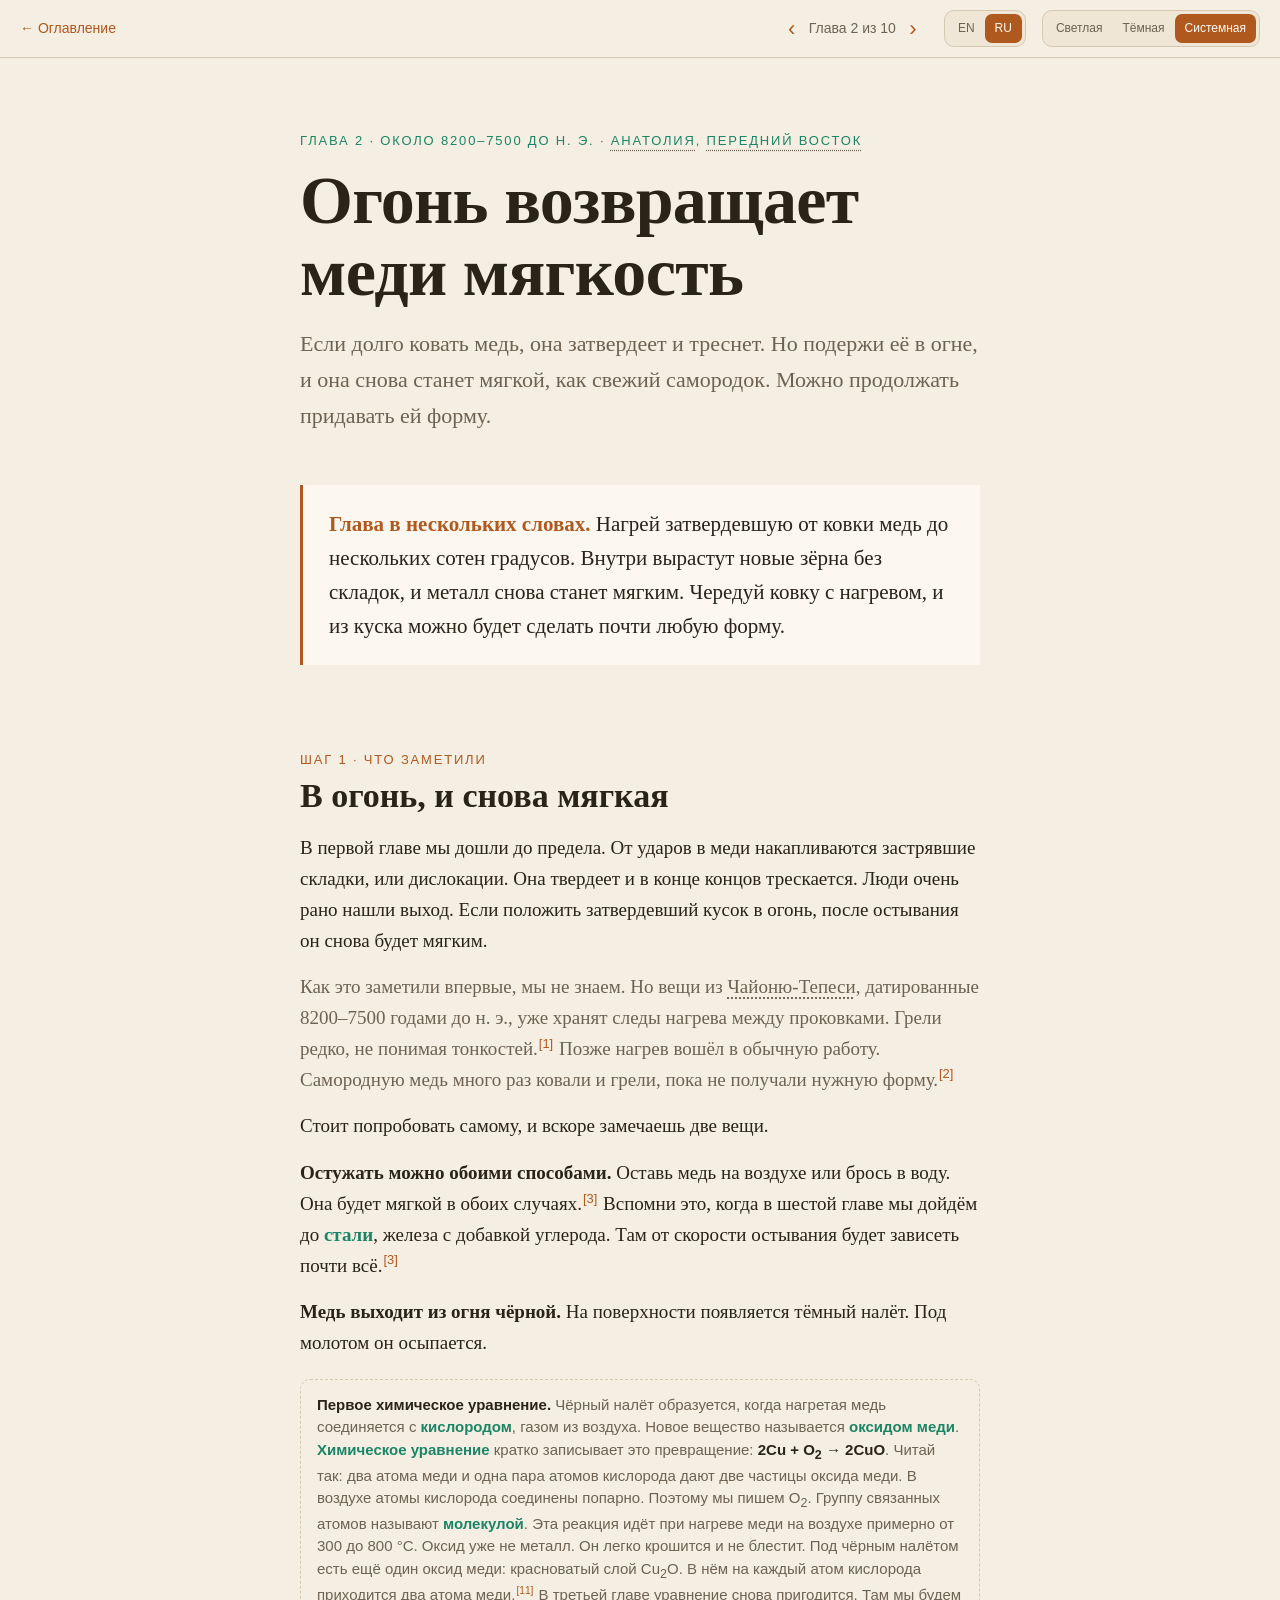
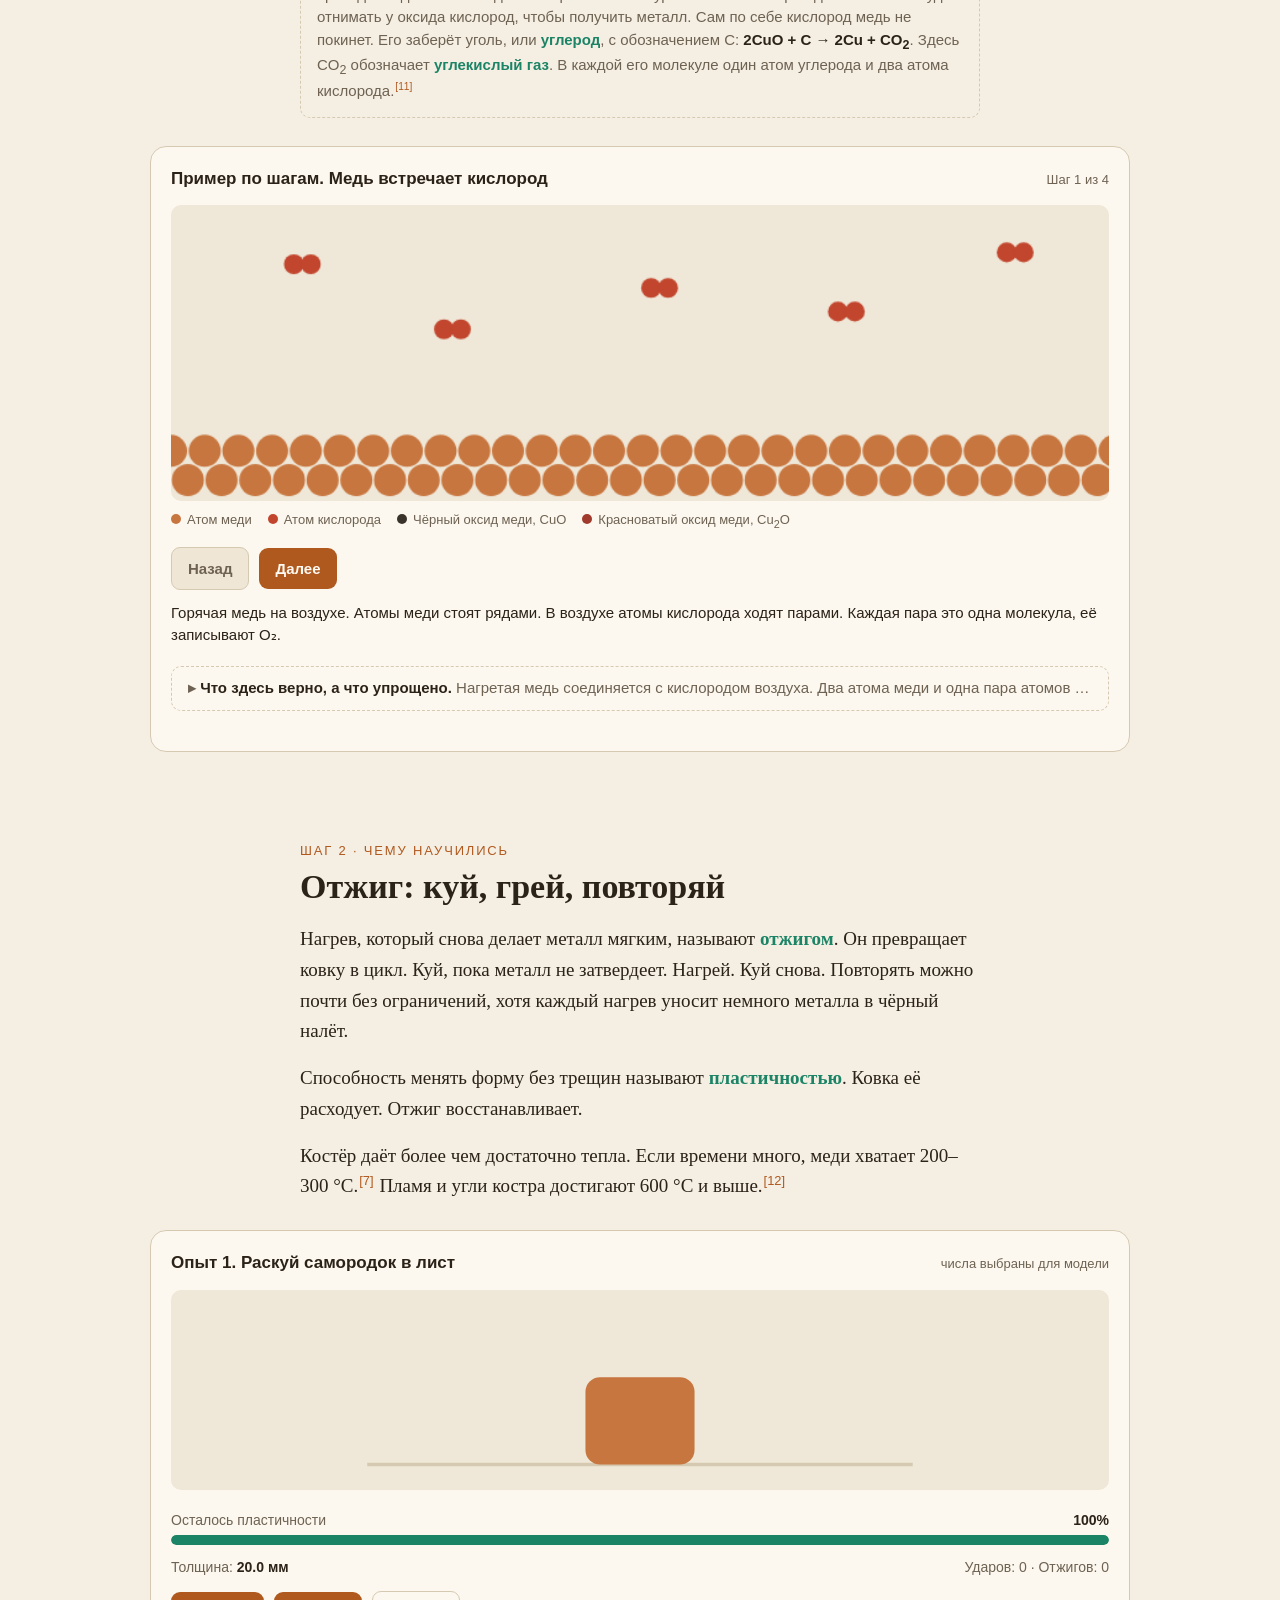
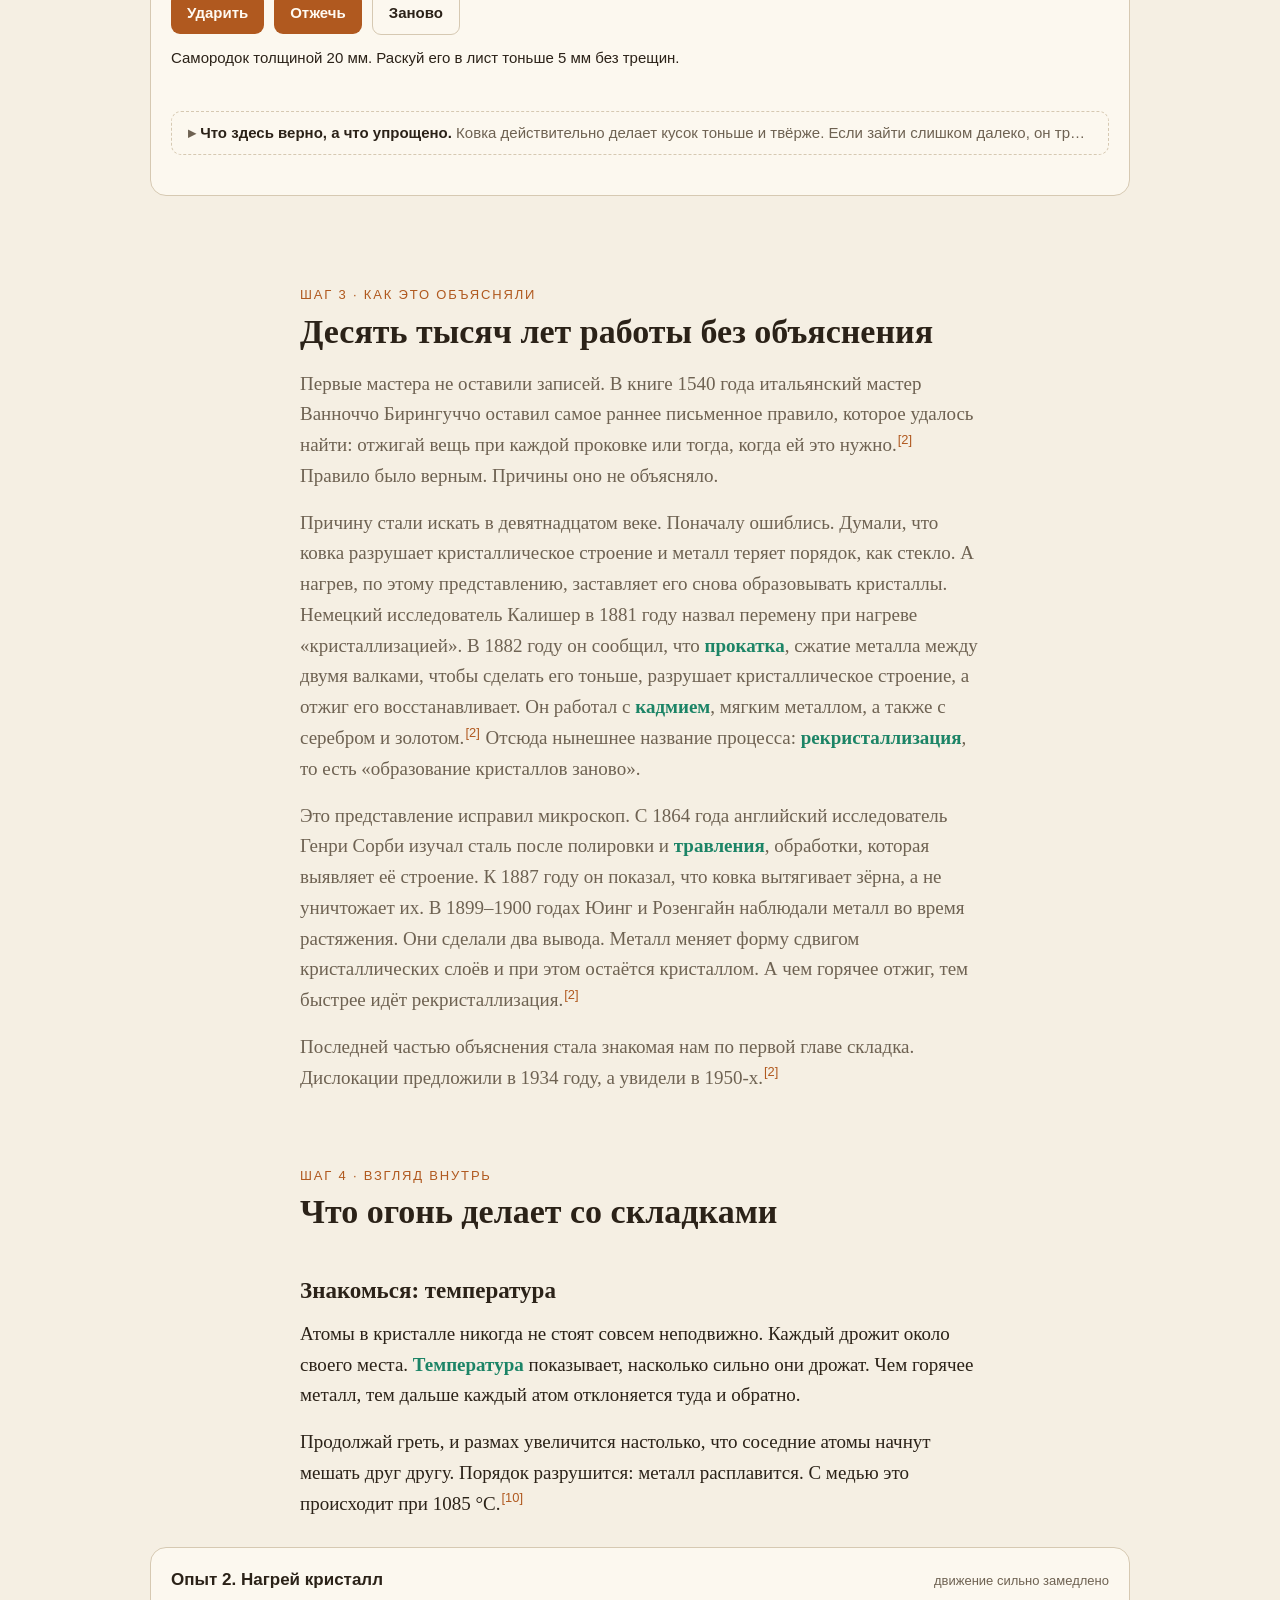
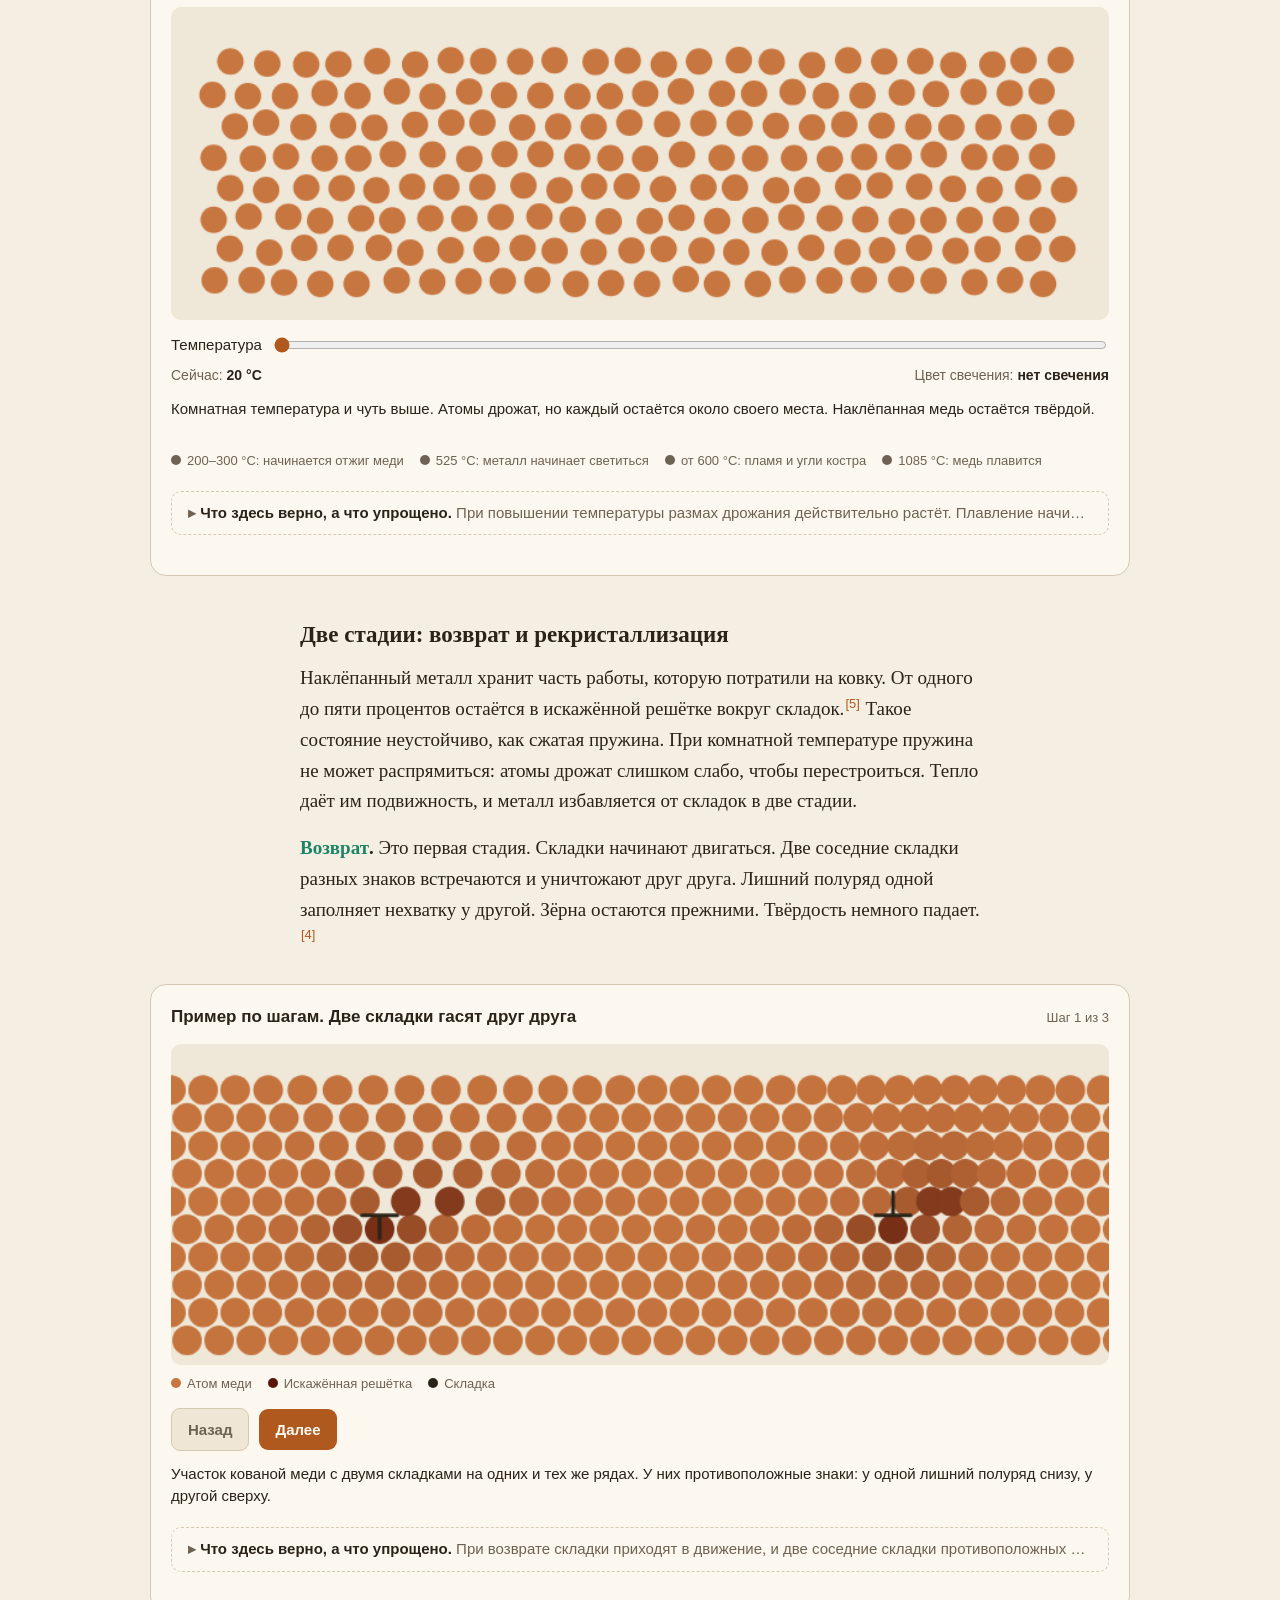
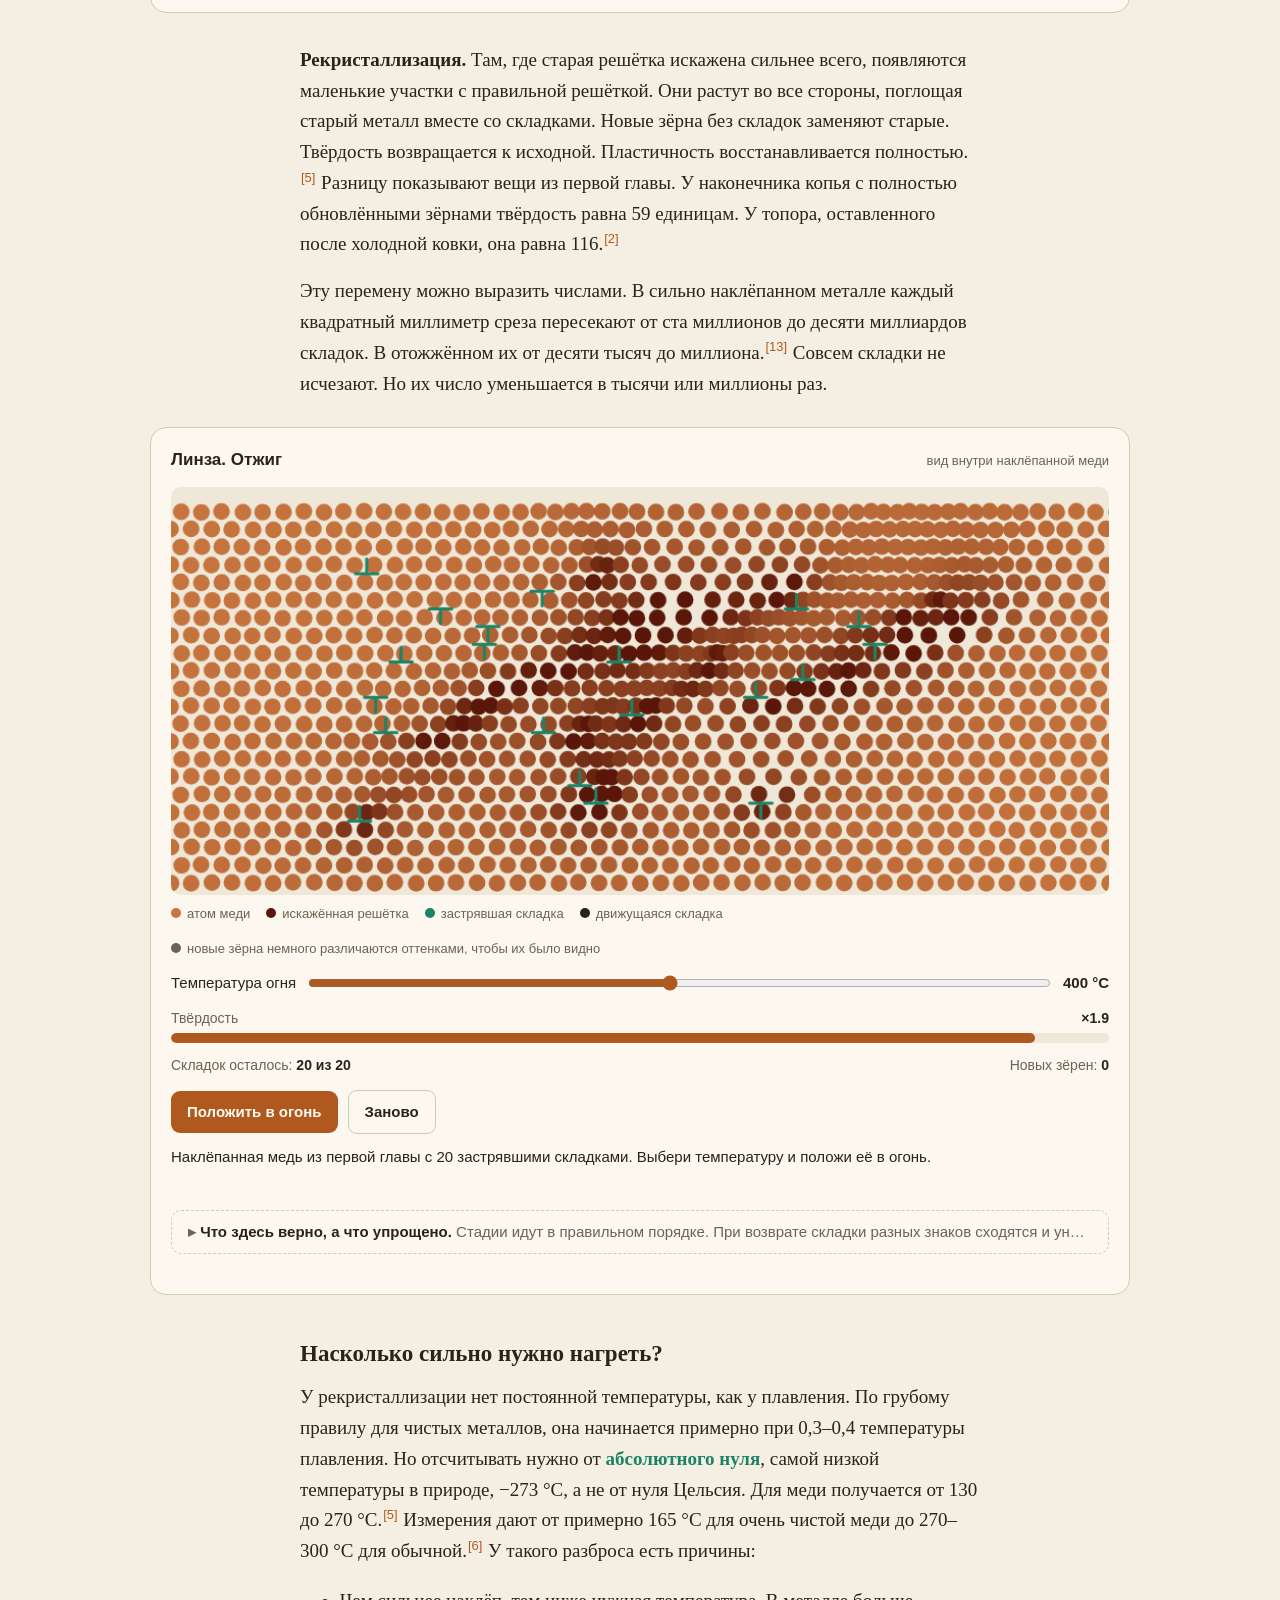
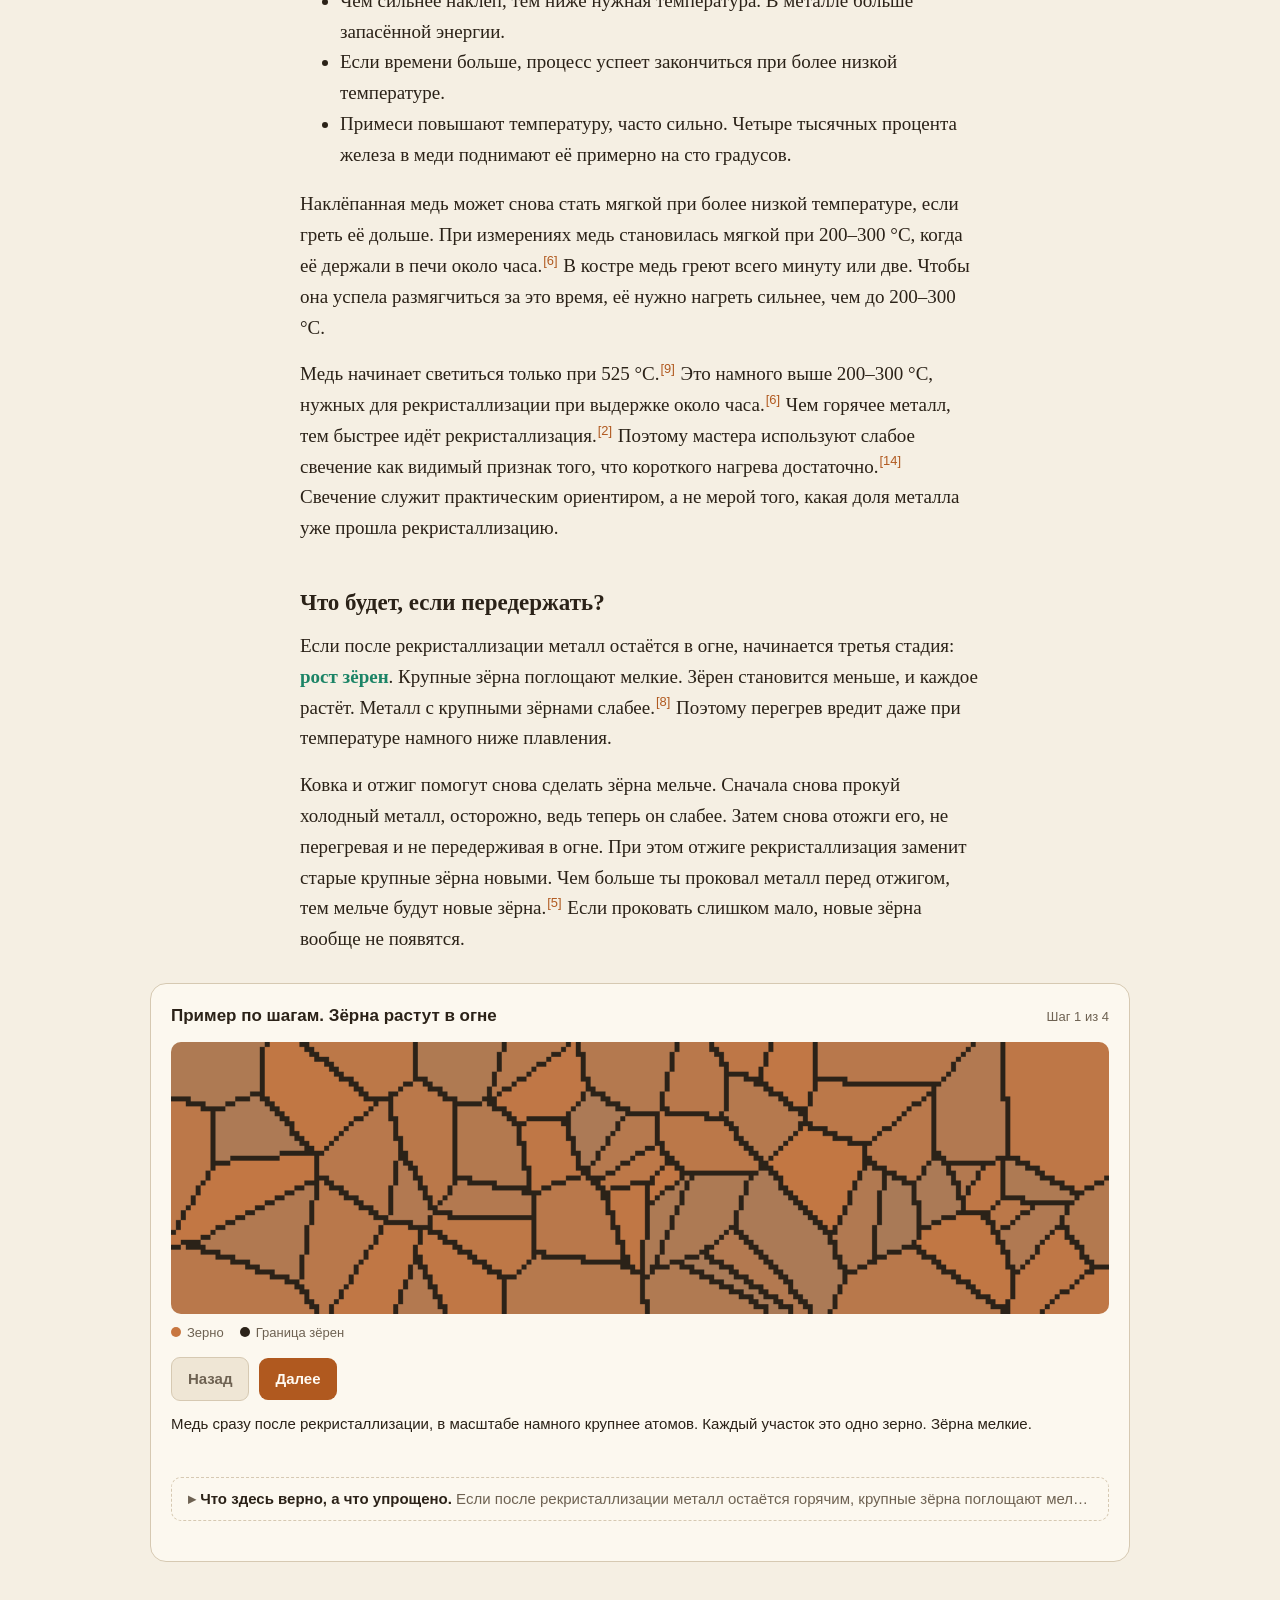
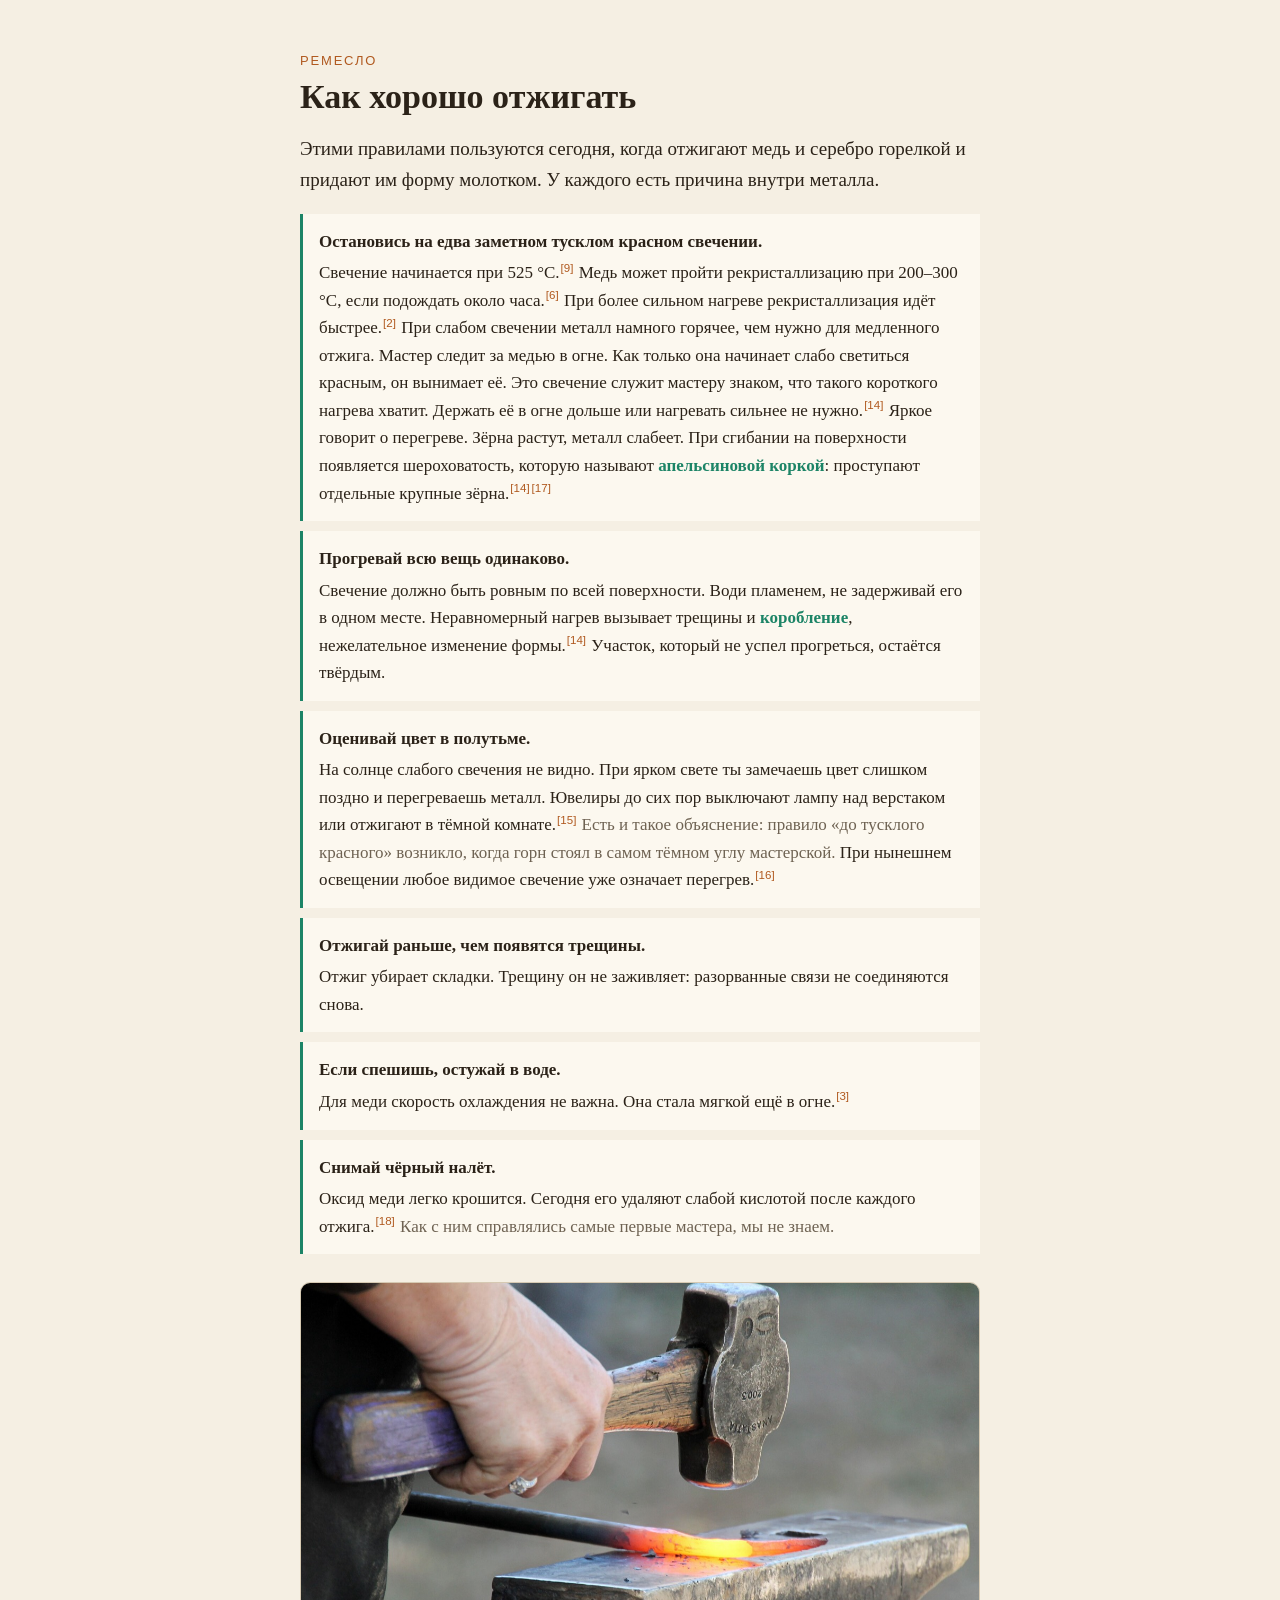
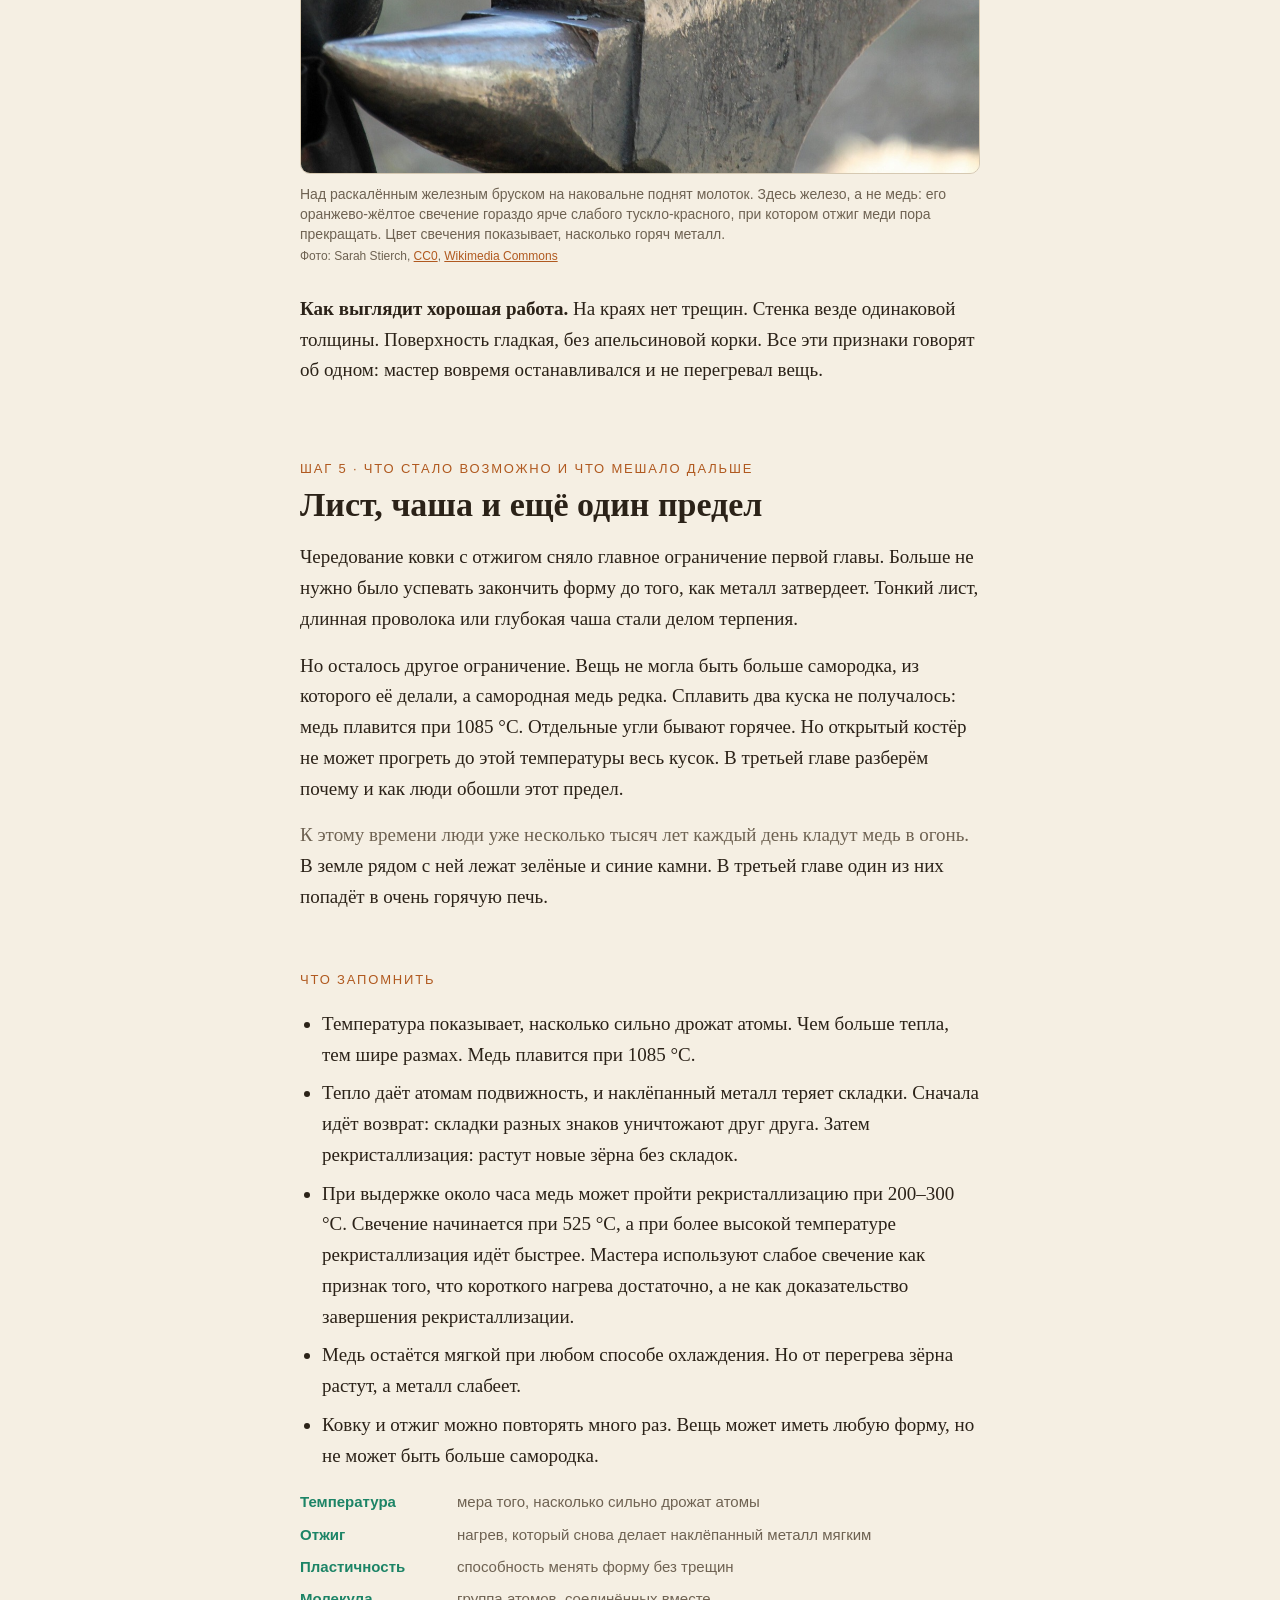
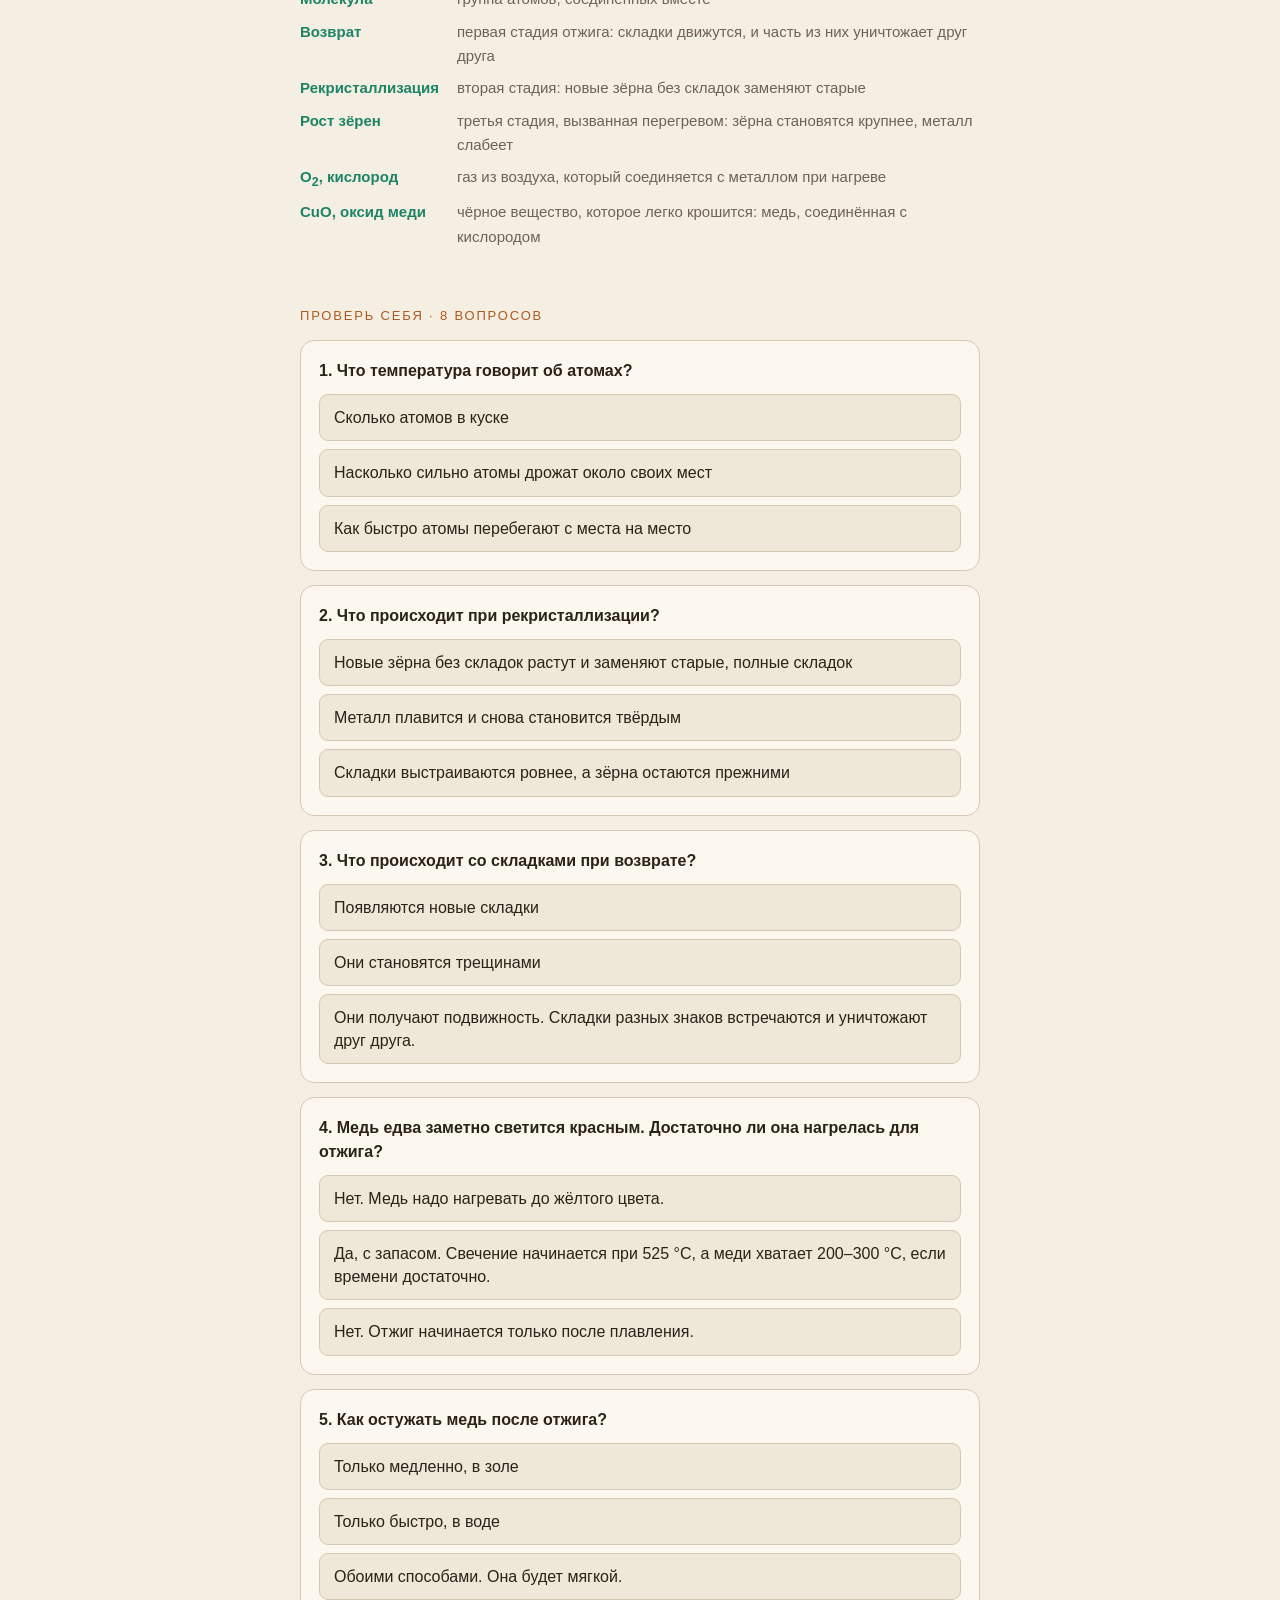
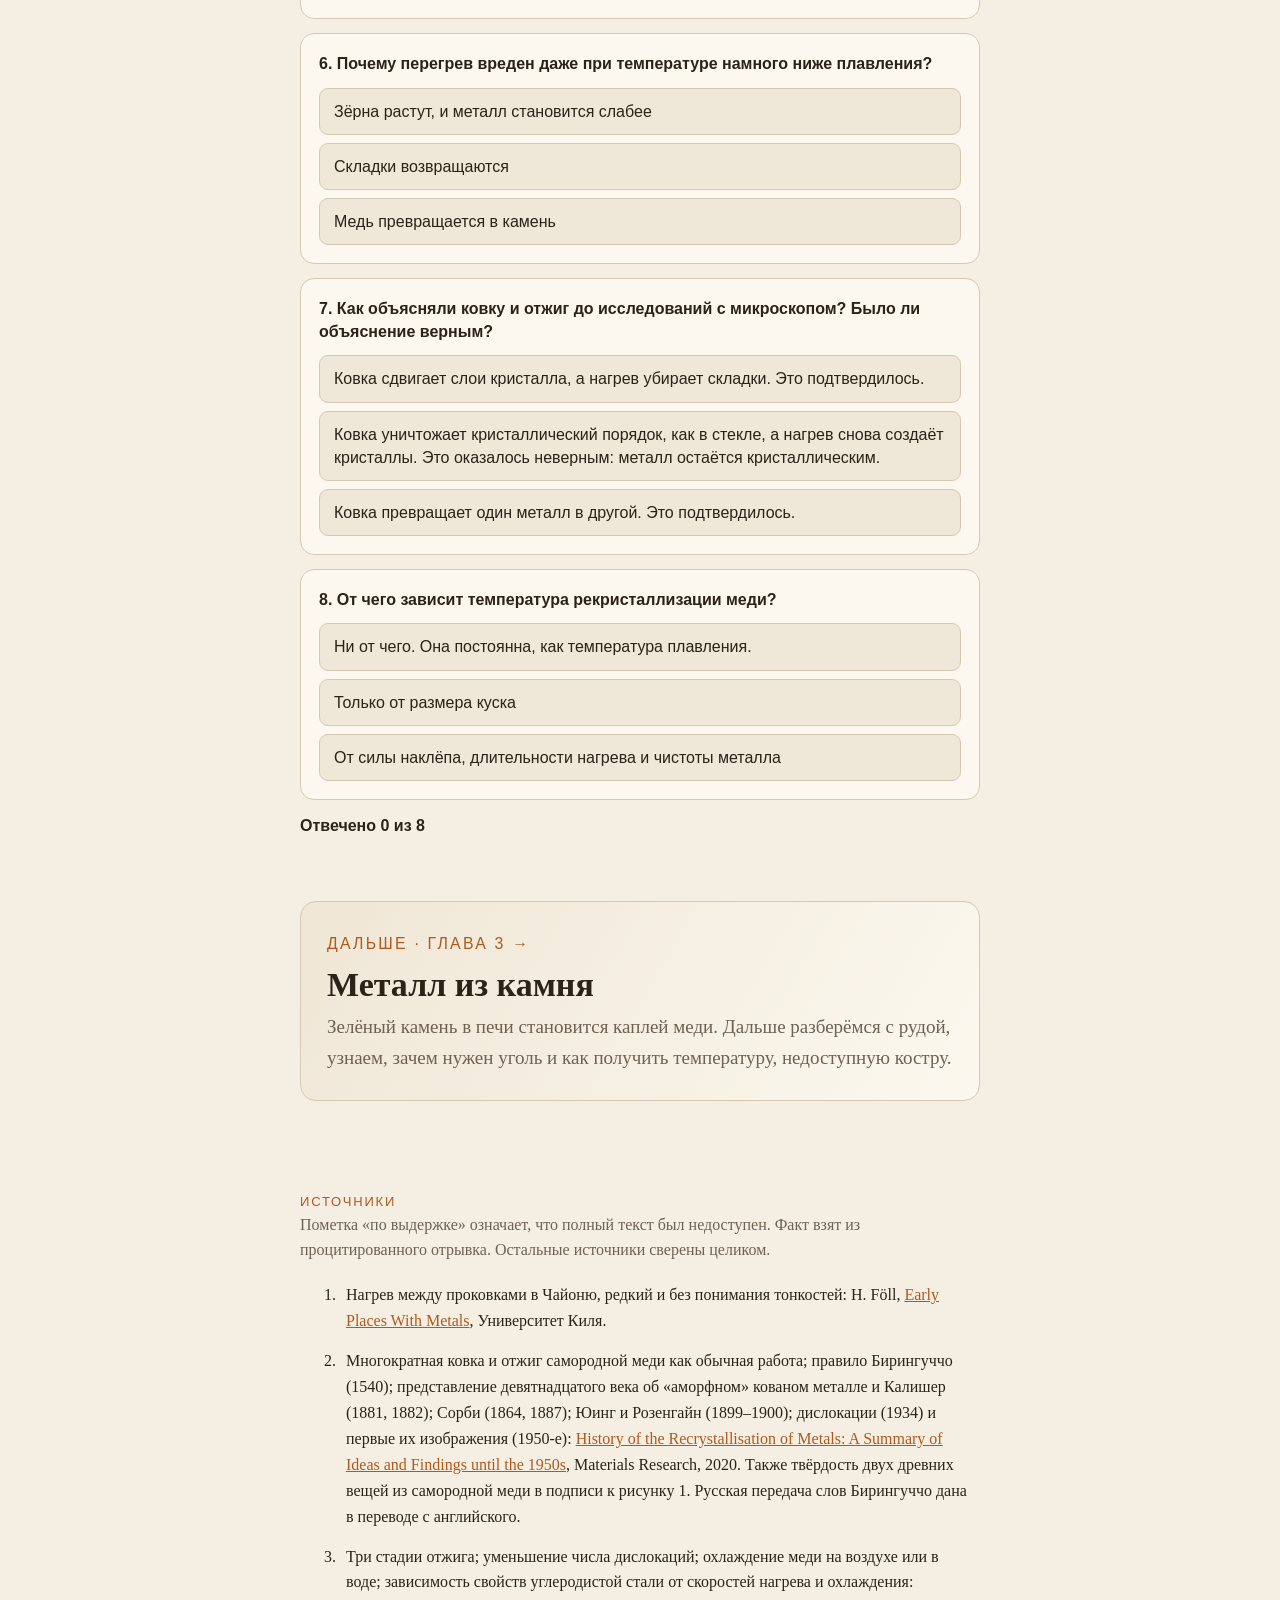
<file: ru/ch2.html>
<!doctype html>
<html lang="ru">
<head>
<meta charset="utf-8">
<meta name="viewport" content="width=device-width, initial-scale=1">
<title>Глава 2. Огонь возвращает меди мягкость | Металл: от самородка до монокристалла</title>
<meta name="description" content="Если долго ковать медь, она затвердеет и треснет. Но подержи её в огне, и она снова станет мягкой, как свежий самородок. Можно продолжать придавать ей форму.">
<link rel="canonical" href="https://baronets-turk.github.io/metal-book/ru/ch2.html">
<link rel="alternate" hreflang="en" href="https://baronets-turk.github.io/metal-book/ch2.html">
<link rel="alternate" hreflang="ru" href="https://baronets-turk.github.io/metal-book/ru/ch2.html">
<link rel="alternate" hreflang="x-default" href="https://baronets-turk.github.io/metal-book/ch2.html">
<meta property="og:type" content="article">
<meta property="og:title" content="Глава 2. Огонь возвращает меди мягкость">
<meta property="og:description" content="Если долго ковать медь, она затвердеет и треснет. Но подержи её в огне, и она снова станет мягкой, как свежий самородок. Можно продолжать придавать ей форму.">
<meta property="og:url" content="https://baronets-turk.github.io/metal-book/ru/ch2.html">
<meta property="og:image" content="https://baronets-turk.github.io/metal-book/assets/img/glowing-iron.jpg">
<link rel="stylesheet" href="../assets/style.css?v=48">
<script src="../assets/ui.ru.js?v=48"></script>
<script src="../assets/theme.js?v=48"></script>
</head>
<body>

<nav class="topbar">
  <a href="index.html"><span class="back-mark">←</span> Оглавление</a>
  <span class="chapter-nav"><a class="chapter-step" href="ch1.html" title="Камень, который не хочет колоться" aria-label="Камень, который не хочет колоться">‹</a><span class="topbar-info">Глава 2 из 10</span><a class="chapter-step" href="ch3.html" title="Металл из камня" aria-label="Металл из камня">›</a></span>
</nav>

<header class="hero">
  <div class="eyebrow">Глава 2 · около 8200–7500 до н. э. · <span class="old-name" tabindex="0" data-now="Сейчас: бо́льшая, азиатская часть Турции.">Анатолия</span>, <span class="old-name" tabindex="0" data-now="Земли вокруг востока Средиземного моря, от Турции и Египта до Ирака. Другое название: Ближний Восток.">Передний Восток</span></div>
  <h1>Огонь возвращает меди мягкость</h1>
  <p class="lead">Если долго ковать медь, она затвердеет и треснет. Но подержи её в огне, и она снова станет мягкой, как свежий самородок. Можно продолжать придавать ей форму.</p>
</header>

<div class="core">
  <p><b>Глава в нескольких словах.</b> Нагрей затвердевшую от ковки медь до нескольких сотен градусов. Внутри вырастут новые зёрна без складок, и металл снова станет мягким. Чередуй ковку с нагревом, и из куска можно будет сделать почти любую форму.</p>
</div>

<main>

<section>
  <div class="step">Шаг 1 · Что заметили</div>
  <h2>В огонь, и снова мягкая</h2>
  <p>В первой главе мы дошли до предела. От ударов в меди накапливаются застрявшие складки, или дислокации. Она твердеет и в конце концов трескается. Люди очень рано нашли выход. Если положить затвердевший кусок в огонь, после остывания он снова будет мягким.</p>
  <p><span class="history">Как это заметили впервые, мы не знаем. Но вещи из Чайоню-Тепеси, датированные 8200–7500 годами до н. э., уже хранят следы нагрева между проковками. Грели редко, не понимая тонкостей.<a class="fn" href="#s-foll"></a> Позже нагрев вошёл в обычную работу. Самородную медь много раз ковали и грели, пока не получали нужную форму.<a class="fn" href="#s-hist"></a></span></p>
  <p>Стоит попробовать самому, и вскоре замечаешь две вещи.</p>
  <p><b>Остужать можно обоими способами.</b> Оставь медь на воздухе или брось в воду. Она будет мягкой в обоих случаях.<a class="fn" href="#s-anneal"></a> Вспомни это, когда в шестой главе мы дойдём до <span class="term">стали</span>, железа с добавкой углерода. Там от скорости остывания будет зависеть почти всё.<a class="fn" href="#s-anneal"></a></p>
  <p><b>Медь выходит из огня чёрной.</b> На поверхности появляется тёмный налёт. Под молотом он осыпается.</p>
  <div class="note"><b>Первое химическое уравнение.</b> Чёрный налёт образуется, когда нагретая медь соединяется с <span class="term">кислородом</span>, газом из воздуха. Новое вещество называется <span class="term">оксидом меди</span>. <span class="term">Химическое уравнение</span> кратко записывает это превращение: <b>2Cu + O<sub>2</sub> → 2CuO</b>. Читай так: два атома меди и одна пара атомов кислорода дают две частицы оксида меди. В воздухе атомы кислорода соединены попарно. Поэтому мы пишем O<sub>2</sub>. Группу связанных атомов называют <span class="term">молекулой</span>. Эта реакция идёт при нагреве меди на воздухе примерно от 300 до 800 °C. Оксид уже не металл. Он легко крошится и не блестит. Под чёрным налётом есть ещё один оксид меди: красноватый слой Cu<sub>2</sub>O. В нём на каждый атом кислорода приходится два атома меди.<a class="fn" href="#s-oxide"></a> В третьей главе уравнение снова пригодится. Там мы будем отнимать у оксида кислород, чтобы получить металл. Сам по себе кислород медь не покинет. Его заберёт уголь, или <span class="term">углерод</span>, с обозначением C: <b>2CuO + C → 2Cu + CO<sub>2</sub></b>. Здесь CO<sub>2</sub> обозначает <span class="term">углекислый газ</span>. В каждой его молекуле один атом углерода и два атома кислорода.<a class="fn" href="#s-oxide"></a></div>
  <div class="widget" id="w-oxide">
    <div class="widget-title"><strong>Пример по шагам. Медь встречает кислород</strong><span id="o-count"></span></div>
    <canvas id="o-canvas"></canvas>
    <div class="legend">
      <span style="--c:var(--atom)">Атом меди</span>
      <span style="--c:var(--oxygen)">Атом кислорода</span>
      <span style="--c:var(--oxide)">Чёрный оксид меди, CuO</span>
      <span style="--c:var(--cuprite)">Красноватый оксид меди, Cu<sub>2</sub>O</span>
    </div>
    <div class="controls">
      <button class="ghost" id="o-back">Назад</button>
      <button id="o-next">Далее</button>
    </div>
    <div class="caption" id="o-caption"></div>
    <div class="note"><b>Что здесь верно, а что упрощено.</b> Нагретая медь соединяется с кислородом воздуха. Два атома меди и одна пара атомов кислорода дают две частицы чёрного оксида меди. Под чёрным слоем лежит красноватый оксид, где на каждый атом кислорода приходится два атома меди.<a class="fn" href="#s-oxide"></a> Упрощено: в твёрдом оксиде атомы меди и кислорода стоят своими рядами, а не отдельными парами. Здесь они сгруппированы только для того, чтобы их можно было сосчитать. Слои нарисованы толщиной в несколько атомов. Как атомы проходят сквозь растущий слой, не показано.</div>
  </div>
</section>

<section>
  <div class="step">Шаг 2 · Чему научились</div>
  <h2>Отжиг: куй, грей, повторяй</h2>
  <p>Нагрев, который снова делает металл мягким, называют <span class="term">отжигом</span>. Он превращает ковку в цикл. Куй, пока металл не затвердеет. Нагрей. Куй снова. Повторять можно почти без ограничений, хотя каждый нагрев уносит немного металла в чёрный налёт.</p>
  <p>Способность менять форму без трещин называют <span class="term">пластичностью</span>. Ковка её расходует. Отжиг восстанавливает.</p>
  <p>Костёр даёт более чем достаточно тепла. Если времени много, меди хватает 200–300 °C.<a class="fn" href="#s-copperage"></a> Пламя и угли костра достигают 600 °C и выше.<a class="fn" href="#s-flame"></a></p>

  <div class="widget" id="w-cycle">
    <div class="widget-title"><strong>Опыт 1. Раскуй самородок в лист</strong><span>числа выбраны для модели</span></div>
    <svg viewBox="0 0 320 110" style="width:100%;max-height:200px;background:var(--well);border-radius:10px">
      <line x1="10" y1="96" x2="310" y2="96" style="stroke:var(--line)" stroke-width="2"/>
      <rect id="c-bar" x="130" y="48" width="60" height="48" rx="8" style="fill:var(--atom)"/>
      <g id="c-cracks" style="stroke:var(--well)" stroke-width="2.5" stroke-linecap="round" visibility="hidden">
        <path id="c-crack-l" d="M0 0" fill="none"/>
        <path id="c-crack-r" d="M0 0" fill="none"/>
      </g>
    </svg>
    <div class="meter" style="margin-top:14px">
      <div class="meter-head"><span>Осталось пластичности</span><b id="c-reserve">100%</b></div>
      <div class="bar"><i id="c-reserve-bar" class="green"></i></div>
    </div>
    <div class="meter-head"><span>Толщина: <b id="c-thick">20 мм</b></span><span id="c-count"></span></div>
    <div class="controls">
      <button id="c-hit">Ударить</button>
      <button id="c-anneal">Отжечь</button>
      <button class="ghost" id="c-reset">Заново</button>
    </div>
    <div class="caption" id="c-caption"></div>
    <div class="note"><b>Что здесь верно, а что упрощено.</b> Ковка действительно делает кусок тоньше и твёрже. Если зайти слишком далеко, он треснет. Отжиг возвращает пластичность без изменения формы. Все числа упрощены. Число ударов, которое медь выдержит между отжигами, зависит от силы каждого удара, формы куска и чистоты металла. Пять ударов и 12% за удар выбраны для игры.</div>
  </div>
</section>

<section>
  <div class="step">Шаг 3 · Как это объясняли</div>
  <h2>Десять тысяч лет работы без объяснения</h2>
  <p><span class="history">Первые мастера не оставили записей. В книге 1540 года итальянский мастер Ванноччо Бирингуччо оставил самое раннее письменное правило, которое удалось найти: отжигай вещь при каждой проковке или тогда, когда ей это нужно.<a class="fn" href="#s-hist"></a> Правило было верным. Причины оно не объясняло.</span></p>
  <p><span class="history">Причину стали искать в девятнадцатом веке. Поначалу ошиблись. Думали, что ковка разрушает кристаллическое строение и металл теряет порядок, как стекло. А нагрев, по этому представлению, заставляет его снова образовывать кристаллы. Немецкий исследователь Калишер в 1881 году назвал перемену при нагреве «кристаллизацией». В 1882 году он сообщил, что <span class="term">прокатка</span>, сжатие металла между двумя валками, чтобы сделать его тоньше, разрушает кристаллическое строение, а отжиг его восстанавливает. Он работал с <span class="term">кадмием</span>, мягким металлом, а также с серебром и золотом.<a class="fn" href="#s-hist"></a> Отсюда нынешнее название процесса: <span class="term">рекристаллизация</span>, то есть «образование кристаллов заново».</span></p>
  <p><span class="history">Это представление исправил микроскоп. С 1864 года английский исследователь Генри Сорби изучал сталь после полировки и <span class="term">травления</span>, обработки, которая выявляет её строение. К 1887 году он показал, что ковка вытягивает зёрна, а не уничтожает их. В 1899–1900 годах Юинг и Розенгайн наблюдали металл во время растяжения. Они сделали два вывода. Металл меняет форму сдвигом кристаллических слоёв и при этом остаётся кристаллом. А чем горячее отжиг, тем быстрее идёт рекристаллизация.<a class="fn" href="#s-hist"></a></span></p>
  <p><span class="history">Последней частью объяснения стала знакомая нам по первой главе складка. Дислокации предложили в 1934 году, а увидели в 1950-х.<a class="fn" href="#s-hist"></a></span></p>
</section>

<section>
  <div class="step">Шаг 4 · Взгляд внутрь</div>
  <h2>Что огонь делает со складками</h2>

  <h3>Знакомься: температура</h3>
  <p>Атомы в кристалле никогда не стоят совсем неподвижно. Каждый дрожит около своего места. <span class="term">Температура</span> показывает, насколько сильно они дрожат. Чем горячее металл, тем дальше каждый атом отклоняется туда и обратно.</p>
  <p>Продолжай греть, и размах увеличится настолько, что соседние атомы начнут мешать друг другу. Порядок разрушится: металл расплавится. С медью это происходит при 1085 °C.<a class="fn" href="#s-melt"></a></p>

  <div class="widget" id="w-vibration">
    <div class="widget-title"><strong>Опыт 2. Нагрей кристалл</strong><span>движение сильно замедлено</span></div>
    <canvas id="v-canvas"></canvas>
    <div class="controls">
      <span>Температура</span>
      <input type="range" id="v-slider" min="20" max="1200" value="20" step="5">
    </div>
    <div class="meter-head" style="margin-top:10px"><span>Сейчас: <b id="v-temp"></b></span><span>Цвет свечения: <b id="v-glow"></b></span></div>
    <div class="caption" id="v-caption"></div>
    <div class="legend">
      <span style="--c:var(--muted)">200–300 °C: начинается отжиг меди</span>
      <span style="--c:var(--muted)">525 °C: металл начинает светиться</span>
      <span style="--c:var(--muted)">от 600 °C: пламя и угли костра</span>
      <span style="--c:var(--muted)">1085 °C: медь плавится</span>
    </div>
    <div class="note"><b>Что здесь верно, а что упрощено.</b> При повышении температуры размах дрожания действительно растёт. Плавление начинается, когда он достигает заметной доли расстояния между атомами: от 15 до 30% для разных веществ.<a class="fn" href="#s-melt"></a> Температуры на шкале тоже настоящие. Правило о размахе помогает оценить температуру плавления. Полного объяснения плавления оно не даёт. В модели размах растёт как квадратный корень из температуры. Это обычное приближение, но для меди оно не проверено. Настоящие атомы дрожат несравнимо быстрее. Цвета свечения соответствуют горячему металлу в полутьме.<a class="fn" href="#s-glow"></a> Экран передаёт их лишь приблизительно. Жидкий металл тоже нарисован условно.</div>
  </div>

  <h3>Две стадии: возврат и рекристаллизация</h3>
  <p>Наклёпанный металл хранит часть работы, которую потратили на ковку. От одного до пяти процентов остаётся в искажённой решётке вокруг складок.<a class="fn" href="#s-recryst"></a> Такое состояние неустойчиво, как сжатая пружина. При комнатной температуре пружина не может распрямиться: атомы дрожат слишком слабо, чтобы перестроиться. Тепло даёт им подвижность, и металл избавляется от складок в две стадии.</p>
  <p><b><span class="term">Возврат</span>.</b> Это первая стадия. Складки начинают двигаться. Две соседние складки разных знаков встречаются и уничтожают друг друга. Лишний полуряд одной заполняет нехватку у другой. Зёрна остаются прежними. Твёрдость немного падает.<a class="fn" href="#s-recov"></a></p>
  <div class="widget" id="w-cancel">
    <div class="widget-title"><strong>Пример по шагам. Две складки гасят друг друга</strong><span id="r-count"></span></div>
    <canvas id="r-canvas"></canvas>
    <div class="legend">
      <span style="--c:var(--atom)">Атом меди</span>
      <span style="--c:var(--atom-hot)">Искажённая решётка</span>
      <span style="--c:var(--fold-move)">Складка</span>
    </div>
    <div class="controls">
      <button class="ghost" id="r-back">Назад</button>
      <button id="r-next">Далее</button>
    </div>
    <div class="caption" id="r-caption"></div>
    <div class="note"><b>Что здесь верно, а что упрощено.</b> При возврате складки приходят в движение, и две соседние складки противоположных знаков встречаются и уничтожают друг друга.<a class="fn" href="#s-recov"></a> Упрощено: нарисованы только две складки, обе на одних и тех же рядах, в плоском срезе. Настоящим складкам, чтобы встретиться, приходится ещё и переходить с ряда на ряд. Скорость задана вручную.</div>
  </div>
  <p><b>Рекристаллизация.</b> Там, где старая решётка искажена сильнее всего, появляются маленькие участки с правильной решёткой. Они растут во все стороны, поглощая старый металл вместе со складками. Новые зёрна без складок заменяют старые. Твёрдость возвращается к исходной. Пластичность восстанавливается полностью.<a class="fn" href="#s-recryst"></a> Разницу показывают вещи из первой главы. У наконечника копья с полностью обновлёнными зёрнами твёрдость равна 59 единицам. У топора, оставленного после холодной ковки, она равна 116.<a class="fn" href="#s-hist"></a></p>
  <p>Эту перемену можно выразить числами. В сильно наклёпанном металле каждый квадратный миллиметр среза пересекают от ста миллионов до десяти миллиардов складок. В отожжённом их от десяти тысяч до миллиона.<a class="fn" href="#s-dens"></a> Совсем складки не исчезают. Но их число уменьшается в тысячи или миллионы раз.</p>

  <div class="widget" id="w-anneal">
    <div class="widget-title"><strong>Линза. Отжиг</strong><span>вид внутри наклёпанной меди</span></div>
    <canvas id="a-canvas"></canvas>
    <div class="legend">
      <span style="--c:var(--atom)">атом меди</span>
      <span style="--c:var(--atom-hot)">искажённая решётка</span>
      <span style="--c:var(--patina)">застрявшая складка</span>
      <span style="--c:var(--fold-move)">движущаяся складка</span>
      <span style="--c:var(--muted)">новые зёрна немного различаются оттенками, чтобы их было видно</span>
    </div>
    <div class="controls">
      <span>Температура огня</span>
      <input type="range" id="a-slider" min="20" max="800" value="400" step="10">
      <b id="a-temp"></b>
    </div>
    <div class="meter" style="margin-top:14px">
      <div class="meter-head"><span>Твёрдость</span><b id="a-hard"></b></div>
      <div class="bar"><i id="a-hard-bar"></i></div>
    </div>
    <div class="meter-head"><span>Складок осталось: <b id="a-left"></b></span><span>Новых зёрен: <b id="a-grains"></b></span></div>
    <div class="controls">
      <button id="a-fire">Положить в огонь</button>
      <button class="ghost" id="a-reset">Заново</button>
    </div>
    <div class="caption" id="a-caption"></div>
    <div class="note"><b>Что здесь верно, а что упрощено.</b> Стадии идут в правильном порядке. При возврате складки разных знаков сходятся и уничтожают друг друга. Зерно остаётся, твёрдость падает лишь немного. При рекристаллизации новые зёрна без складок появляются там, где складкам теснее всего. Они заменяют старое зерно, и это даёт основное падение твёрдости. Ряды в них направлены иначе. Чем больше тепла, тем быстрее идёт процесс. Остывание не отменяет перемен. Шкала твёрдости использует закон из первой главы. Границы стадий, 150 и 250 °C, заданы вручную. Настоящие границы менее чёткие и зависят от времени. Скорости выбраны так, чтобы всё занимало секунды вместо минут или часов. При возврате здесь исчезают ровно две пары складок. Число выбрано, чтобы показать небольшую перемену. Настоящей складке для встречи нужно ещё перейти на ряд соседки; этого движения не видно. Новые зёрна здесь растут из точки правильными кругами. В настоящем металле они вырастают из уже имеющихся маленьких участков неправильной формы. При возврате оставшиеся складки ещё и выстраиваются в стенки; их здесь нет. Не показана и третья стадия, рост зёрен от перегрева. При 800 °C окно показывает то же, что при 400, только быстрее.</div>
  </div>

  <h3>Насколько сильно нужно нагреть?</h3>
  <p>У рекристаллизации нет постоянной температуры, как у плавления. По грубому правилу для чистых металлов, она начинается примерно при 0,3–0,4 температуры плавления. Но отсчитывать нужно от <span class="term">абсолютного нуля</span>, самой низкой температуры в природе, −273 °C, а не от нуля Цельсия. Для меди получается от 130 до 270 °C.<a class="fn" href="#s-recryst"></a> Измерения дают от примерно 165 °C для очень чистой меди до 270–300 °C для обычной.<a class="fn" href="#s-temps"></a> У такого разброса есть причины:</p>
  <ul>
    <li>Чем сильнее наклёп, тем ниже нужная температура. В металле больше запасённой энергии.</li>
    <li>Если времени больше, процесс успеет закончиться при более низкой температуре.</li>
    <li>Примеси повышают температуру, часто сильно. Четыре тысячных процента железа в меди поднимают её примерно на сто градусов.</li>
  </ul>
  <p>Наклёпанная медь может снова стать мягкой при более низкой температуре, если греть её дольше. При измерениях медь становилась мягкой при 200–300 °C, когда её держали в печи около часа.<a class="fn" href="#s-temps"></a> В костре медь греют всего минуту или две. Чтобы она успела размягчиться за это время, её нужно нагреть сильнее, чем до 200–300 °C.</p>
  <p>Медь начинает светиться только при 525 °C.<a class="fn" href="#s-glow"></a> Это намного выше 200–300 °C, нужных для рекристаллизации при выдержке около часа.<a class="fn" href="#s-temps"></a> Чем горячее металл, тем быстрее идёт рекристаллизация.<a class="fn" href="#s-hist"></a> Поэтому мастера используют слабое свечение как видимый признак того, что короткого нагрева достаточно.<a class="fn" href="#s-guide"></a> Свечение служит практическим ориентиром, а не мерой того, какая доля металла уже прошла рекристаллизацию.</p>

  <h3>Что будет, если передержать?</h3>
  <p>Если после рекристаллизации металл остаётся в огне, начинается третья стадия: <span class="term">рост зёрен</span>. Крупные зёрна поглощают мелкие. Зёрен становится меньше, и каждое растёт. Металл с крупными зёрнами слабее.<a class="fn" href="#s-growth"></a> Поэтому перегрев вредит даже при температуре намного ниже плавления.</p>
  <p>Ковка и отжиг помогут снова сделать зёрна мельче. Сначала снова прокуй холодный металл, осторожно, ведь теперь он слабее. Затем снова отожги его, не перегревая и не передерживая в огне. При этом отжиге рекристаллизация заменит старые крупные зёрна новыми. Чем больше ты проковал металл перед отжигом, тем мельче будут новые зёрна.<a class="fn" href="#s-recryst"></a> Если проковать слишком мало, новые зёрна вообще не появятся.</p>
  <div class="widget" id="w-grow">
    <div class="widget-title"><strong>Пример по шагам. Зёрна растут в огне</strong><span id="n-count"></span></div>
    <canvas id="n-canvas"></canvas>
    <div class="legend">
      <span style="--c:var(--atom)">Зерно</span>
      <span style="--c:var(--text)">Граница зёрен</span>
    </div>
    <div class="controls">
      <button class="ghost" id="n-back">Назад</button>
      <button id="n-next">Далее</button>
    </div>
    <div class="caption" id="n-caption"></div>
    <div class="note"><b>Что здесь верно, а что упрощено.</b> Если после рекристаллизации металл остаётся горячим, крупные зёрна поглощают мелкие, и металл слабеет.<a class="fn" href="#s-growth"></a> Ковка и новый отжиг заменяют крупные зёрна новыми мелкими.<a class="fn" href="#s-recryst"></a> Упрощено: картинка это плоский срез. Форма зёрен нарисована по простому правилу: каждая точка принадлежит ближайшему центру зерна. Число зёрен, 60, 22 и 7, и то, какие зёрна уцелеют, выбраны вручную. Оттенки нужны только для того, чтобы отличать одно зерно от другого.</div>
  </div>
</section>

<section>
  <div class="step">Ремесло</div>
  <h2>Как хорошо отжигать</h2>
  <p>Этими правилами пользуются сегодня, когда отжигают медь и серебро горелкой и придают им форму молотком. У каждого есть причина внутри металла.</p>
  <ul class="craft">
    <li><b>Остановись на едва заметном тусклом красном свечении.</b> Свечение начинается при 525 °C.<a class="fn" href="#s-glow"></a> Медь может пройти рекристаллизацию при 200–300 °C, если подождать около часа.<a class="fn" href="#s-temps"></a> При более сильном нагреве рекристаллизация идёт быстрее.<a class="fn" href="#s-hist"></a> При слабом свечении металл намного горячее, чем нужно для медленного отжига. Мастер следит за медью в огне. Как только она начинает слабо светиться красным, он вынимает её. Это свечение служит мастеру знаком, что такого короткого нагрева хватит. Держать её в огне дольше или нагревать сильнее не нужно.<a class="fn" href="#s-guide"></a> Яркое говорит о перегреве. Зёрна растут, металл слабеет. При сгибании на поверхности появляется шероховатость, которую называют <span class="term">апельсиновой коркой</span>: проступают отдельные крупные зёрна.<a class="fn" href="#s-guide"></a><a class="fn" href="#s-peel"></a></li>
    <li><b>Прогревай всю вещь одинаково.</b> Свечение должно быть ровным по всей поверхности. Води пламенем, не задерживай его в одном месте. Неравномерный нагрев вызывает трещины и <span class="term">коробление</span>, нежелательное изменение формы.<a class="fn" href="#s-guide"></a> Участок, который не успел прогреться, остаётся твёрдым.</li>
    <li><b>Оценивай цвет в полутьме.</b> На солнце слабого свечения не видно. При ярком свете ты замечаешь цвет слишком поздно и перегреваешь металл. Ювелиры до сих пор выключают лампу над верстаком или отжигают в тёмной комнате.<a class="fn" href="#s-dark"></a> <span class="history">Есть и такое объяснение: правило «до тусклого красного» возникло, когда горн стоял в самом тёмном углу мастерской.</span> При нынешнем освещении любое видимое свечение уже означает перегрев.<a class="fn" href="#s-darkwhy"></a></li>
    <li><b>Отжигай раньше, чем появятся трещины.</b> Отжиг убирает складки. Трещину он не заживляет: разорванные связи не соединяются снова.</li>
    <li><b>Если спешишь, остужай в воде.</b> Для меди скорость охлаждения не важна. Она стала мягкой ещё в огне.<a class="fn" href="#s-anneal"></a></li>
    <li><b>Снимай чёрный налёт.</b> Оксид меди легко крошится. Сегодня его удаляют слабой кислотой после каждого отжига.<a class="fn" href="#s-pickle"></a> <span class="history">Как с ним справлялись самые первые мастера, мы не знаем.</span></li>
  </ul>
  <figure class="photo">
    <img src="../assets/img/glowing-iron.jpg" alt="Молоток над бруском, светящимся оранжевым и жёлтым на наковальне" width="1280" height="924" loading="lazy">
    <figcaption>
      <p>Над раскалённым железным бруском на наковальне поднят молоток. Здесь железо, а не медь: его оранжево-жёлтое свечение гораздо ярче слабого тускло-красного, при котором отжиг меди пора прекращать. Цвет свечения показывает, насколько горяч металл.</p>
      <p class="credit">Фото: Sarah Stierch, <a href="https://creativecommons.org/publicdomain/zero/1.0/">CC0</a>, <a href="https://commons.wikimedia.org/wiki/File:Blacksmithing_at_the_2015_Fort_Ross_Festival_-_Fort_Ross_State_Historic_Park_-_Jenner,_California_-_Sarah_Stierch.jpg">Wikimedia Commons</a></p>
    </figcaption>
  </figure>
  <p><b>Как выглядит хорошая работа.</b> На краях нет трещин. Стенка везде одинаковой толщины. Поверхность гладкая, без апельсиновой корки. Все эти признаки говорят об одном: мастер вовремя останавливался и не перегревал вещь.</p></section>

<section>
  <div class="step">Шаг 5 · Что стало возможно и что мешало дальше</div>
  <h2>Лист, чаша и ещё один предел</h2>
  <p>Чередование ковки с отжигом сняло главное ограничение первой главы. Больше не нужно было успевать закончить форму до того, как металл затвердеет. Тонкий лист, длинная проволока или глубокая чаша стали делом терпения.</p>
  <p>Но осталось другое ограничение. Вещь не могла быть больше самородка, из которого её делали, а самородная медь редка. Сплавить два куска не получалось: медь плавится при 1085 °C. Отдельные угли бывают горячее. Но открытый костёр не может прогреть до этой температуры весь кусок. В третьей главе разберём почему и как люди обошли этот предел.</p>
  <p><span class="history">К этому времени люди уже несколько тысяч лет каждый день кладут медь в огонь.</span> В земле рядом с ней лежат зелёные и синие камни. В третьей главе один из них попадёт в очень горячую печь.</p>
</section>

</main>

<div class="recap">
  <div class="step">Что запомнить</div>
  <ul>
    <li>Температура показывает, насколько сильно дрожат атомы. Чем больше тепла, тем шире размах. Медь плавится при 1085 °C.</li>
    <li>Тепло даёт атомам подвижность, и наклёпанный металл теряет складки. Сначала идёт возврат: складки разных знаков уничтожают друг друга. Затем рекристаллизация: растут новые зёрна без складок.</li>
    <li>При выдержке около часа медь может пройти рекристаллизацию при 200–300 °C. Свечение начинается при 525 °C, а при более высокой температуре рекристаллизация идёт быстрее. Мастера используют слабое свечение как признак того, что короткого нагрева достаточно, а не как доказательство завершения рекристаллизации.</li>
    <li>Медь остаётся мягкой при любом способе охлаждения. Но от перегрева зёрна растут, а металл слабеет.</li>
    <li>Ковку и отжиг можно повторять много раз. Вещь может иметь любую форму, но не может быть больше самородка.</li>
  </ul>
  <dl class="words">
    <dt>Температура</dt><dd>мера того, насколько сильно дрожат атомы</dd>
    <dt>Отжиг</dt><dd>нагрев, который снова делает наклёпанный металл мягким</dd>
    <dt>Пластичность</dt><dd>способность менять форму без трещин</dd>
    <dt>Молекула</dt><dd>группа атомов, соединённых вместе</dd>
    <dt>Возврат</dt><dd>первая стадия отжига: складки движутся, и часть из них уничтожает друг друга</dd>
    <dt>Рекристаллизация</dt><dd>вторая стадия: новые зёрна без складок заменяют старые</dd>
    <dt>Рост зёрен</dt><dd>третья стадия, вызванная перегревом: зёрна становятся крупнее, металл слабеет</dd>
    <dt>O<sub>2</sub>, кислород</dt><dd>газ из воздуха, который соединяется с металлом при нагреве</dd>
    <dt>CuO, оксид меди</dt><dd>чёрное вещество, которое легко крошится: медь, соединённая с кислородом</dd>
  </dl>
</div>

<div class="recap" id="quiz">
  <div class="step">Проверь себя · 8 вопросов</div>
  <div id="quiz-box"></div>
</div>

<div class="next">
  <div><a href="ch3.html">
    <small>Дальше · глава 3 →</small>
    <h2>Металл из камня</h2>
    <p>Зелёный камень в печи становится каплей меди. Дальше разберёмся с рудой, узнаем, зачем нужен уголь и как получить температуру, недоступную костру.</p>
  </a></div>
</div>

<div class="recap" style="margin-top:0;padding-bottom:90px">
  <div class="step">Источники</div>
  <p style="font-size:16px;color:var(--muted)">Пометка «по выдержке» означает, что полный текст был недоступен. Факт взят из процитированного отрывка. Остальные источники сверены целиком.</p>
  <ol class="sources">
    <li id="s-foll">Нагрев между проковками в Чайоню, редкий и без понимания тонкостей: H. Föll, <a href="https://www.tf.uni-kiel.de/matwis/amat/iss/kap_a/advanced/ta_1_2c.html">Early Places With Metals</a>, Университет Киля.</li>
    <li id="s-hist">Многократная ковка и отжиг самородной меди как обычная работа; правило Бирингуччо (1540); представление девятнадцатого века об «аморфном» кованом металле и Калишер (1881, 1882); Сорби (1864, 1887); Юинг и Розенгайн (1899–1900); дислокации (1934) и первые их изображения (1950-е): <a href="http://www.scielo.br/j/mr/a/JmSCx5Vc4Nd4JdcBWghvXRf/?lang=en">History of the Recrystallisation of Metals: A Summary of Ideas and Findings until the 1950s</a>, Materials Research, 2020. Также твёрдость двух древних вещей из самородной меди в подписи к рисунку 1. Русская передача слов Бирингуччо дана в переводе с английского.</li>
    <li id="s-anneal">Три стадии отжига; уменьшение числа дислокаций; охлаждение меди на воздухе или в воде; зависимость свойств углеродистой стали от скоростей нагрева и охлаждения: <a href="https://en.wikipedia.org/wiki/Annealing_(materials_science)">Wikipedia, Annealing (materials science)</a>.</li>
    <li id="s-recov">Возврат: дислокации получают подвижность, а дислокации разных знаков уничтожают друг друга: <a href="https://en.wikipedia.org/wiki/Recovery_(metallurgy)">Wikipedia, Recovery (metallurgy)</a>. Ссылок на первоисточники в статье мало.</li>
    <li id="s-recryst">Рекристаллизация: новые зёрна без дефектов; рост из существующих участков; 1–5% работы, запасённой в дефектах; падение твёрдости; правило 0,3–0,4 температуры плавления; влияние наклёпа, времени и 0,004% железа; более мелкие новые зёрна после более сильного наклёпа:<a href="https://en.wikipedia.org/wiki/Recrystallization_(metallurgy)">Wikipedia, Recrystallization (metallurgy)</a>. В таблице также указано «326 °C для меди». Каждая строка равна 0,3 температуры плавления в градусах Цельсия. Это не измерения, поэтому в главе этого числа нет. Диапазон 130–270 °C получен по правилу с отсчётом от абсолютного нуля: 0,3–0,4 от 1358 К.</li>
    <li id="s-temps">Измеренные температуры рекристаллизации меди: около 165, 270 и 300 °C, при отжиге в течение часа: <a href="https://www.researchgate.net/publication/303515630_Heat-Treating_Copper_and_Nickel_Alloys">Heat-Treating Copper and Nickel Alloys</a> (по выдержке).</li>
    <li id="s-copperage">«200–300 °C на открытом огне достаточно»; трещины в крупных вещах при холодной ковке: <a href="https://en.wikipedia.org/wiki/Metallurgy_during_the_Copper_Age_in_Europe">Wikipedia, Metallurgy during the Copper Age in Europe</a>.</li>
    <li id="s-growth">Рост зёрен и снижение прочности: <a href="https://en.wikipedia.org/wiki/Grain_growth">Wikipedia, Grain growth</a>.</li>
    <li id="s-glow">Начало свечения при 525 °C: <a href="https://en.wikipedia.org/wiki/Draper_point">Wikipedia, Draper point</a>. Цвета свечения: <a href="https://en.wikipedia.org/wiki/Red_heat">Wikipedia, Red heat</a>, таблица Стирлинга 1905 года.</li>
    <li id="s-melt">Увеличение размаха движения атомов с температурой; плавление при 0,15–0,3 расстояния между атомами, критерий Линдемана: <a href="https://en.wikipedia.org/wiki/Melting_point">Wikipedia, Melting point</a>. Температура плавления меди 1084,62 °C: <a href="https://en.wikipedia.org/wiki/Copper">Wikipedia, Copper</a>.</li>
    <li id="s-oxide">Образование чёрного оксида меди CuO на воздухе при 300–800 °C; превращение его обратно в медь с помощью углерода, 2CuO + C → 2Cu + CO<sub>2</sub>: <a href="https://en.wikipedia.org/wiki/Copper(II)_oxide">Wikipedia, Copper(II) oxide</a>. Красноватый Cu<sub>2</sub>O под чёрным налётом: <a href="https://scielo.br/j/mr/a/tQ4VGyhGSTbY8tCNPgFNJXh/?lang=en">исследование окисления меди</a>, Materials Research (по выдержке).</li>
    <li id="s-flame">Температуры пламени и углей: <a href="https://en.wikipedia.org/wiki/Flame">Wikipedia, Flame</a>. Указаны 600–850 °C для красного пламени при пожаре в доме, 1027 °C как предел пламени дров и 750–1200 °C для древесного угля. Сама статья отмечает недостаточное подтверждение раздела с таблицей. Поэтому в главе выбрано осторожное «600 °C и выше».</li>
    <li id="s-dens">Плотность дислокаций: около 10<sup>10</sup> на м² в отожжённом металле и до 10<sup>16</sup> на м² в наклёпанном: <a href="https://www.doitpoms.ac.uk/ldplib/work-hardening-polycrystals/printall.php">DoITPoMS, Work hardening in metallic polycrystals</a>, Кембридж.</li>
    <li id="s-guide">Правила работы с медью: цель в виде тусклого красного свечения, яркое свечение как перегрев, равномерный нагрев, охлаждение на воздухе или в воде: <a href="https://www.afiparts.com/anneal-copper.html">How to Anneal Copper and Avoid Common Mistakes</a>.</li>
    <li id="s-dark">Отжиг в темноте или при выключенной лампе: <a href="https://orchid.ganoksin.com/t/color-blindness-and-annealing/17396">Ganoksin Orchid, Color blindness and annealing</a>, 2002. Форум ювелиров, обсуждается в основном серебро.</li>
    <li id="s-darkwhy">Происхождение правила «до тусклого красного» из тёмной мастерской; видимое свечение при современном освещении как признак перегрева: <a href="https://orchid.ganoksin.com/t/quenching-guidelines/36543">Ganoksin Orchid, Quenching guidelines</a>, 2009. Мнение одного участника форума.</li>
    <li id="s-peel">Апельсиновая корка и зависимость шероховатости от размера зерна: <a href="https://fiskalloy.com/?p=714">Fisk Alloy, Grain Size</a>.</li>
    <li id="s-pickle">Удаление оксида разбавленной серной или лимонной кислотой после отжига: <a href="https://en.wikipedia.org/wiki/Pickling_(metal)">Wikipedia, Pickling (metal)</a>.</li>
  </ol>
</div>

<script src="../assets/places.js?v=48"></script>
<script src="../assets/core.js?v=48"></script>
<script src="../assets/lang.js?v=48"></script>
<script>
window.T = {
  stepCount: 'Шаг {n} из {total}',
  grow: [
    'Медь сразу после рекристаллизации, в масштабе намного крупнее атомов. Каждый участок это одно зерно. Зёрна мелкие.',
    'Медь остаётся в огне. Крупные зёрна поглощают мелких соседей. Зёрен становится меньше, и каждое крупнее.',
    'Ещё дольше в огне. Осталось лишь несколько крупных зёрен. Такой металл слабее.',
    'Металл проковали вхолодную и снова отожгли без перегрева. Рекристаллизация заменила крупные зёрна новыми мелкими.'
  ],
  cancel: [
    'Участок кованой меди с двумя складками на одних и тех же рядах. У них противоположные знаки: у одной лишний полуряд снизу, у другой сверху.',
    'Нагрев приводит складки в движение. Они идут навстречу друг другу.',
    'Они встретились. Лишний полуряд одной заполнил пропуск в другой. Обеих складок больше нет, и ряды снова ровные.'
  ],
  oxide: [
    'Горячая медь на воздухе. Атомы меди стоят рядами. В воздухе атомы кислорода ходят парами. Каждая пара это одна молекула, её записывают O₂.',
    'Одна пара опускается к поверхности и садится над двумя атомами меди.',
    'Пара распадается. Каждый атом кислорода соединяется с одним атомом меди. Два атома меди и одна пара атомов кислорода дали две частицы оксида меди: 2Cu + O₂ → 2CuO.',
    'После множества таких встреч поверхность покрыта целиком. Сверху чёрный оксид меди, CuO, где на каждый атом кислорода один атом меди. Под ним красноватый слой, Cu₂O, где на каждый атом кислорода два атома меди. Ещё ниже металл.'
  ],
  glow: ['едва заметное красное свечение', 'тёмно-красный', 'тёмно-вишнёвый', 'вишнёвый', 'светло-вишнёвый', 'тёмно-оранжевый', 'оранжевый'],
  noGlow: 'нет свечения',
  heatRoom: 'Комнатная температура и чуть выше. Атомы дрожат, но каждый остаётся около своего места. Наклёпанная медь остаётся твёрдой.',
  heatAnneal: 'При этих температурах начинается отжиг меди. Атомы дрожат достаточно сильно, чтобы понемногу перестраиваться. Свечения ещё нет, поэтому на глаз температуру не определить.',
  heatGlow: 'Металл светится. Для отжига меди тепла более чем достаточно. Если времени хватает, она размягчается при 200–300 °C.',
  heatMelt: 'Выше 1085 °C медь плавится. Атомы дрожат так сильно, что покидают свои места. Ровные ряды исчезают.',
  annealStart: 'Наклёпанная медь из первой главы с 20 застрявшими складками. Выбери температуру и положи её в огонь.',
  annealCold: 'Слишком холодно. Атомы дрожат, но складки остаются там, где были. Металл не меняется.',
  recovery: 'Возврат. Складки могут двигаться. Две соседние складки разных знаков сходятся и уничтожают друг друга. Зерно остаётся прежним. Твёрдость немного падает.',
  recoveryOver: 'Возврат закончился. Оставшимся складкам не с кем встретиться. Для их удаления нужна рекристаллизация. Подними температуру выше 250 °C.',
  recryst: 'Рекристаллизация. В самых искажённых местах появляются новые зёрна с правильной решёткой. Они растут, поглощая старый металл вместе со складками.',
  annealStalled: 'Рекристаллизация остановилась. Слишком холодно. Уже выросшие зёрна остаются прежними.',
  annealOut: 'Вынули из огня. Произошедшие изменения сохраняются. Остывание их не отменяет.',
  annealDone: 'Готово. Новые зёрна без складок заменили всё старое зерно со складками. Металл снова мягкий и готов к дальнейшей ковке.',
  leftOf: '{n} из {total}',
  fireIn: 'Положить в огонь',
  fireOut: 'Вынуть из огня',
  thickness: '{n} мм',
  cycleCount: 'Ударов: {blows} · Отжигов: {anneals}',
  cycleStart: 'Самородок толщиной 20 мм. Раскуй его в лист тоньше 5 мм без трещин.',
  cycleHit: 'Кусок стал тоньше и твёрже.',
  cycleLimit: 'Металл достиг предельной твёрдости. Следующий удар расколет его. Пора в огонь.',
  cycleBroken: 'Трещина. Пластичности уже не осталось, а ты ударил ещё раз. Начни с нового куска.',
  cycleAnneal: 'Отожгли. Складки исчезли. Пластичность восстановилась полностью. Толщина не изменилась.',
  cycleWasted: 'Металл уже был мягким. Этот отжиг только потратил дрова.',
  cycleDone: 'Лист готов, его толщина меньше 5 мм. Ударов: {blows}. Отжигов: {anneals}. Без отжига такой толщины не достичь.'
};
window.QUIZ = [
  {
    q: 'Что температура говорит об атомах?',
    options: ['Сколько атомов в куске', 'Насколько сильно атомы дрожат около своих мест', 'Как быстро атомы перебегают с места на место'],
    answer: 1,
    why: 'В твёрдом металле атомы дрожат около своих мест. Чем горячее металл, тем дальше они отклоняются туда и обратно.',
    where: 'Знакомься: температура'
  },
  {
    q: 'Что происходит при рекристаллизации?',
    options: ['Новые зёрна без складок растут и заменяют старые, полные складок', 'Металл плавится и снова становится твёрдым', 'Складки выстраиваются ровнее, а зёрна остаются прежними'],
    answer: 0,
    why: 'Ничего не плавится. Всё происходит в твёрдом металле. Третий вариант ближе к возврату, первой стадии.',
    where: 'Две стадии: возврат и рекристаллизация'
  },
  {
    q: 'Что происходит со складками при возврате?',
    options: ['Появляются новые складки', 'Они становятся трещинами', 'Они получают подвижность. Складки разных знаков встречаются и уничтожают друг друга.'],
    answer: 2,
    why: 'Лишний полуряд одной складки заполняет нехватку у другой. Зёрна не меняются.',
    where: 'Две стадии: возврат и рекристаллизация'
  },
  {
    q: 'Медь едва заметно светится красным. Достаточно ли она нагрелась для отжига?',
    options: ['Нет. Медь надо нагревать до жёлтого цвета.', 'Да, с запасом. Свечение начинается при 525 °C, а меди хватает 200–300 °C, если времени достаточно.', 'Нет. Отжиг начинается только после плавления.'],
    answer: 1,
    why: 'Яркое свечение означало бы перегрев и рост зёрен.',
    where: 'Насколько сильно нужно нагреть?'
  },
  {
    q: 'Как остужать медь после отжига?',
    options: ['Только медленно, в золе', 'Только быстро, в воде', 'Обоими способами. Она будет мягкой.'],
    answer: 2,
    why: 'Она стала мягкой в огне. Для меди скорость остывания не важна. Со сталью, железом с добавкой углерода, всё иначе.',
    where: 'В огонь, и снова мягкая'
  },
  {
    q: 'Почему перегрев вреден даже при температуре намного ниже плавления?',
    options: ['Зёрна растут, и металл становится слабее', 'Складки возвращаются', 'Медь превращается в камень'],
    answer: 0,
    why: 'Это третья стадия: рост зёрен. Крупные зёрна дают слабый металл и шероховатую поверхность при сгибании.',
    where: 'Что будет, если передержать?'
  },
  {
    q: 'Как объясняли ковку и отжиг до исследований с микроскопом? Было ли объяснение верным?',
    options: ['Ковка сдвигает слои кристалла, а нагрев убирает складки. Это подтвердилось.', 'Ковка уничтожает кристаллический порядок, как в стекле, а нагрев снова создаёт кристаллы. Это оказалось неверным: металл остаётся кристаллическим.', 'Ковка превращает один металл в другой. Это подтвердилось.'],
    answer: 1,
    why: 'В 1899–1900 годах Юинг и Розенгайн показали, что металл меняет форму сдвигом слоёв и остаётся кристаллом.',
    where: 'Десять тысяч лет работы без объяснения'
  },
  {
    q: 'От чего зависит температура рекристаллизации меди?',
    options: ['Ни от чего. Она постоянна, как температура плавления.', 'Только от размера куска', 'От силы наклёпа, длительности нагрева и чистоты металла'],
    answer: 2,
    why: 'Сильный наклёп и долгий нагрев снижают нужную температуру. Примеси её повышают.',
    where: 'Насколько сильно нужно нагреть?'
  }
];
</script>
<script src="../assets/quiz.js?v=48"></script>
<script src="../assets/ch2.js?v=48"></script>
<script src="../assets/feedback.js?v=48"></script>
<script src="../assets/toc.js?v=48"></script>
</body>
</html>
</file>
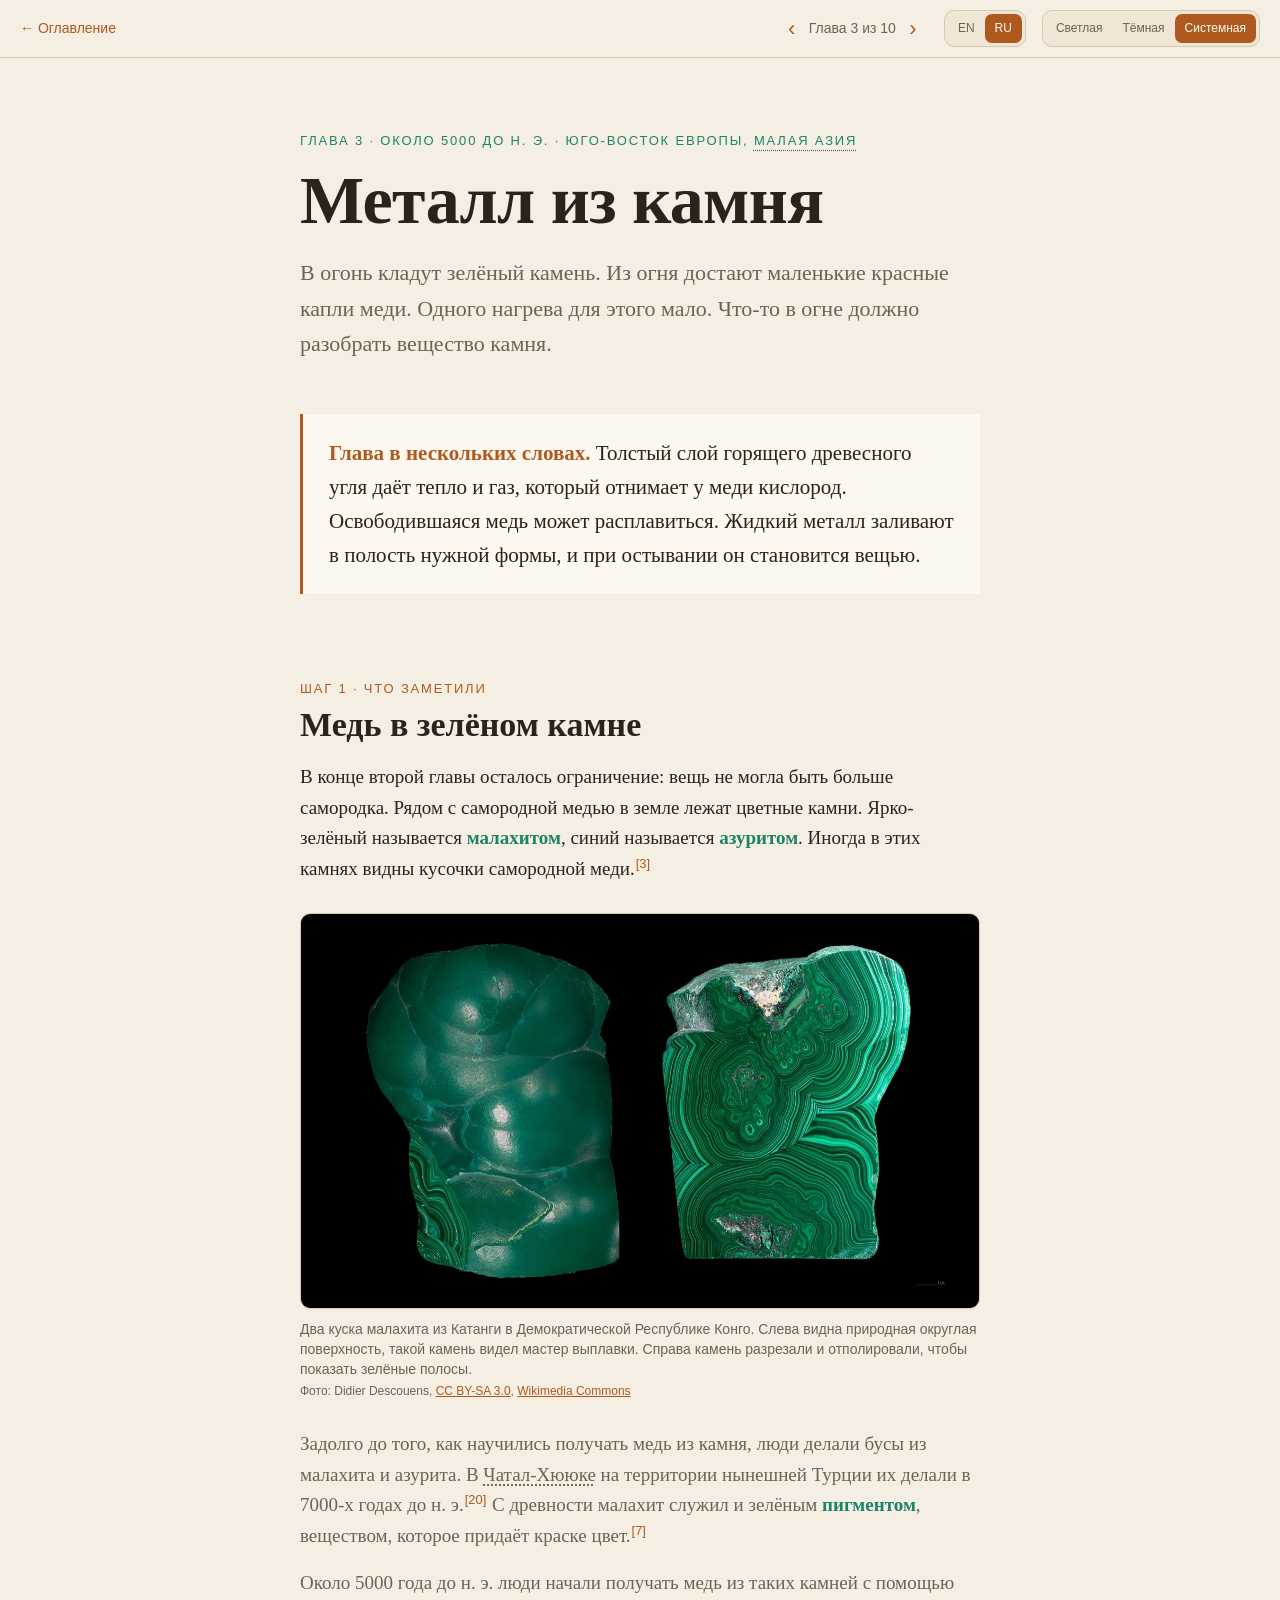
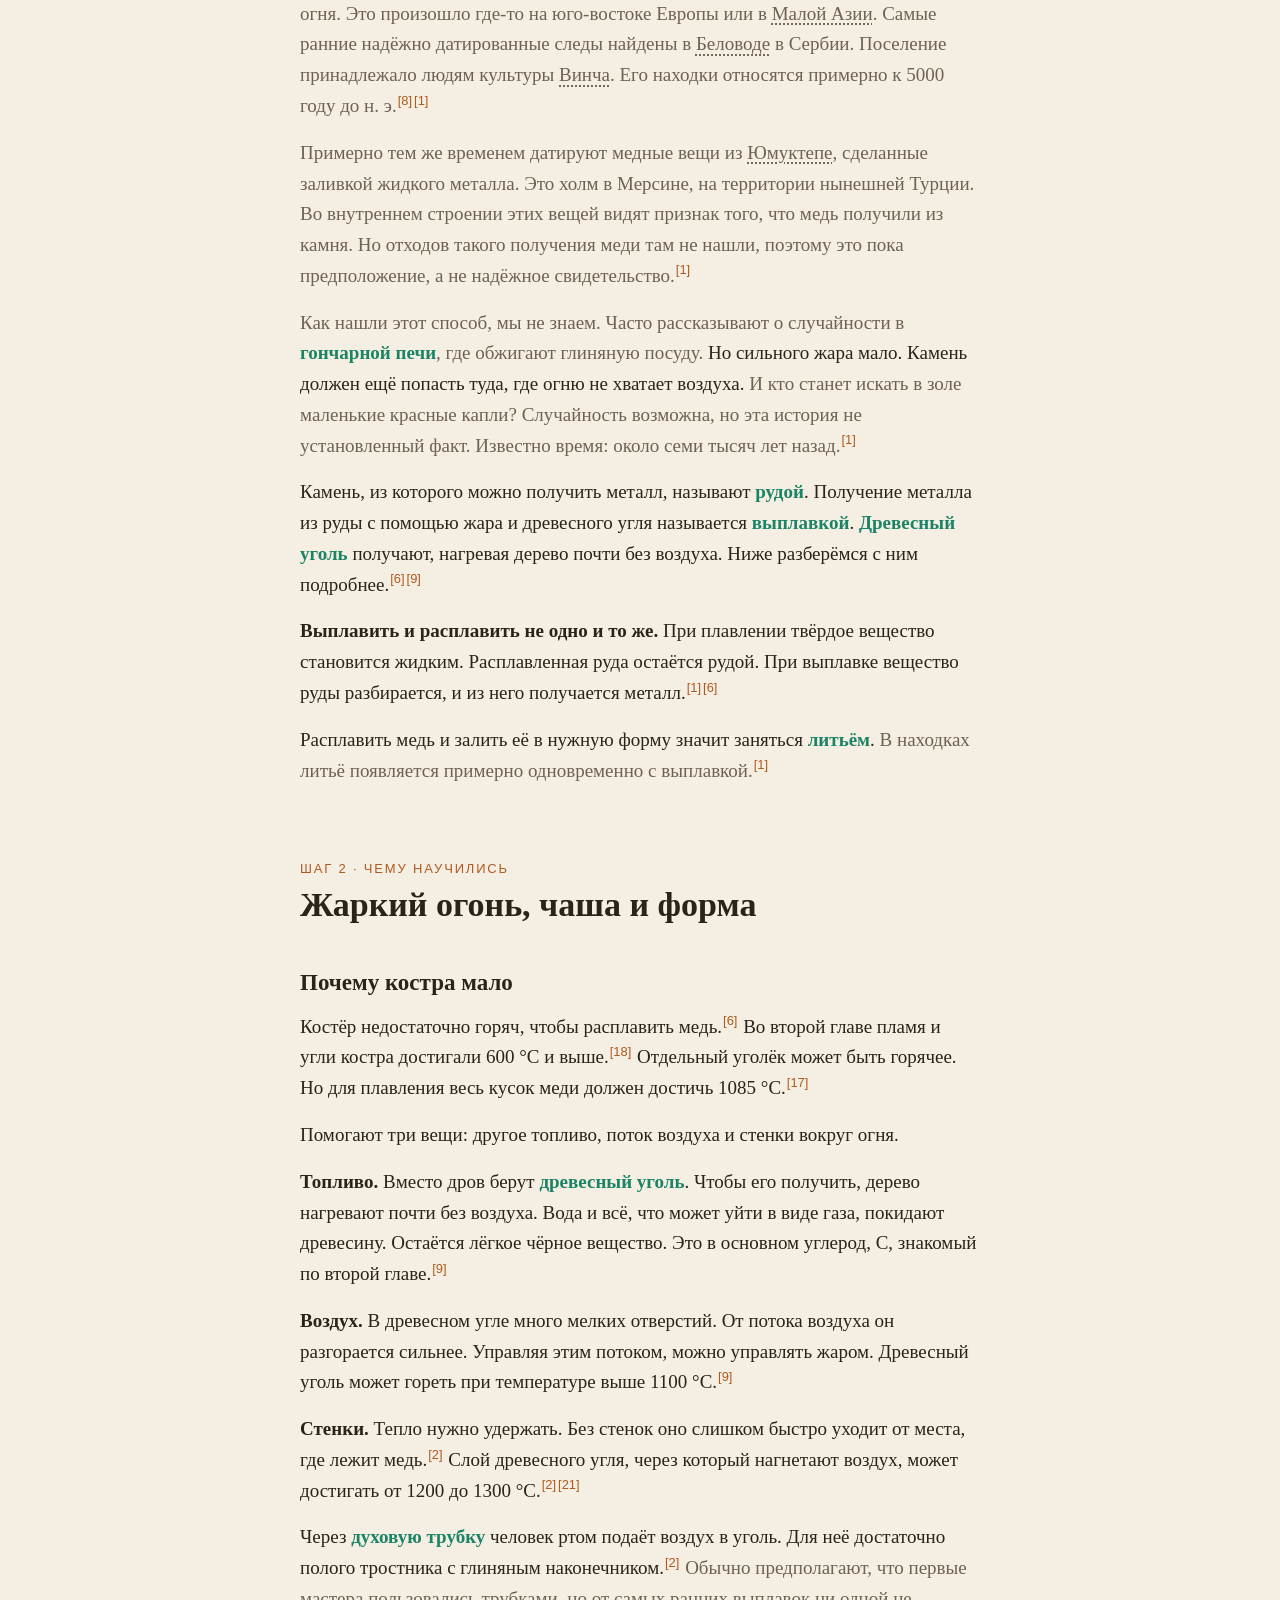
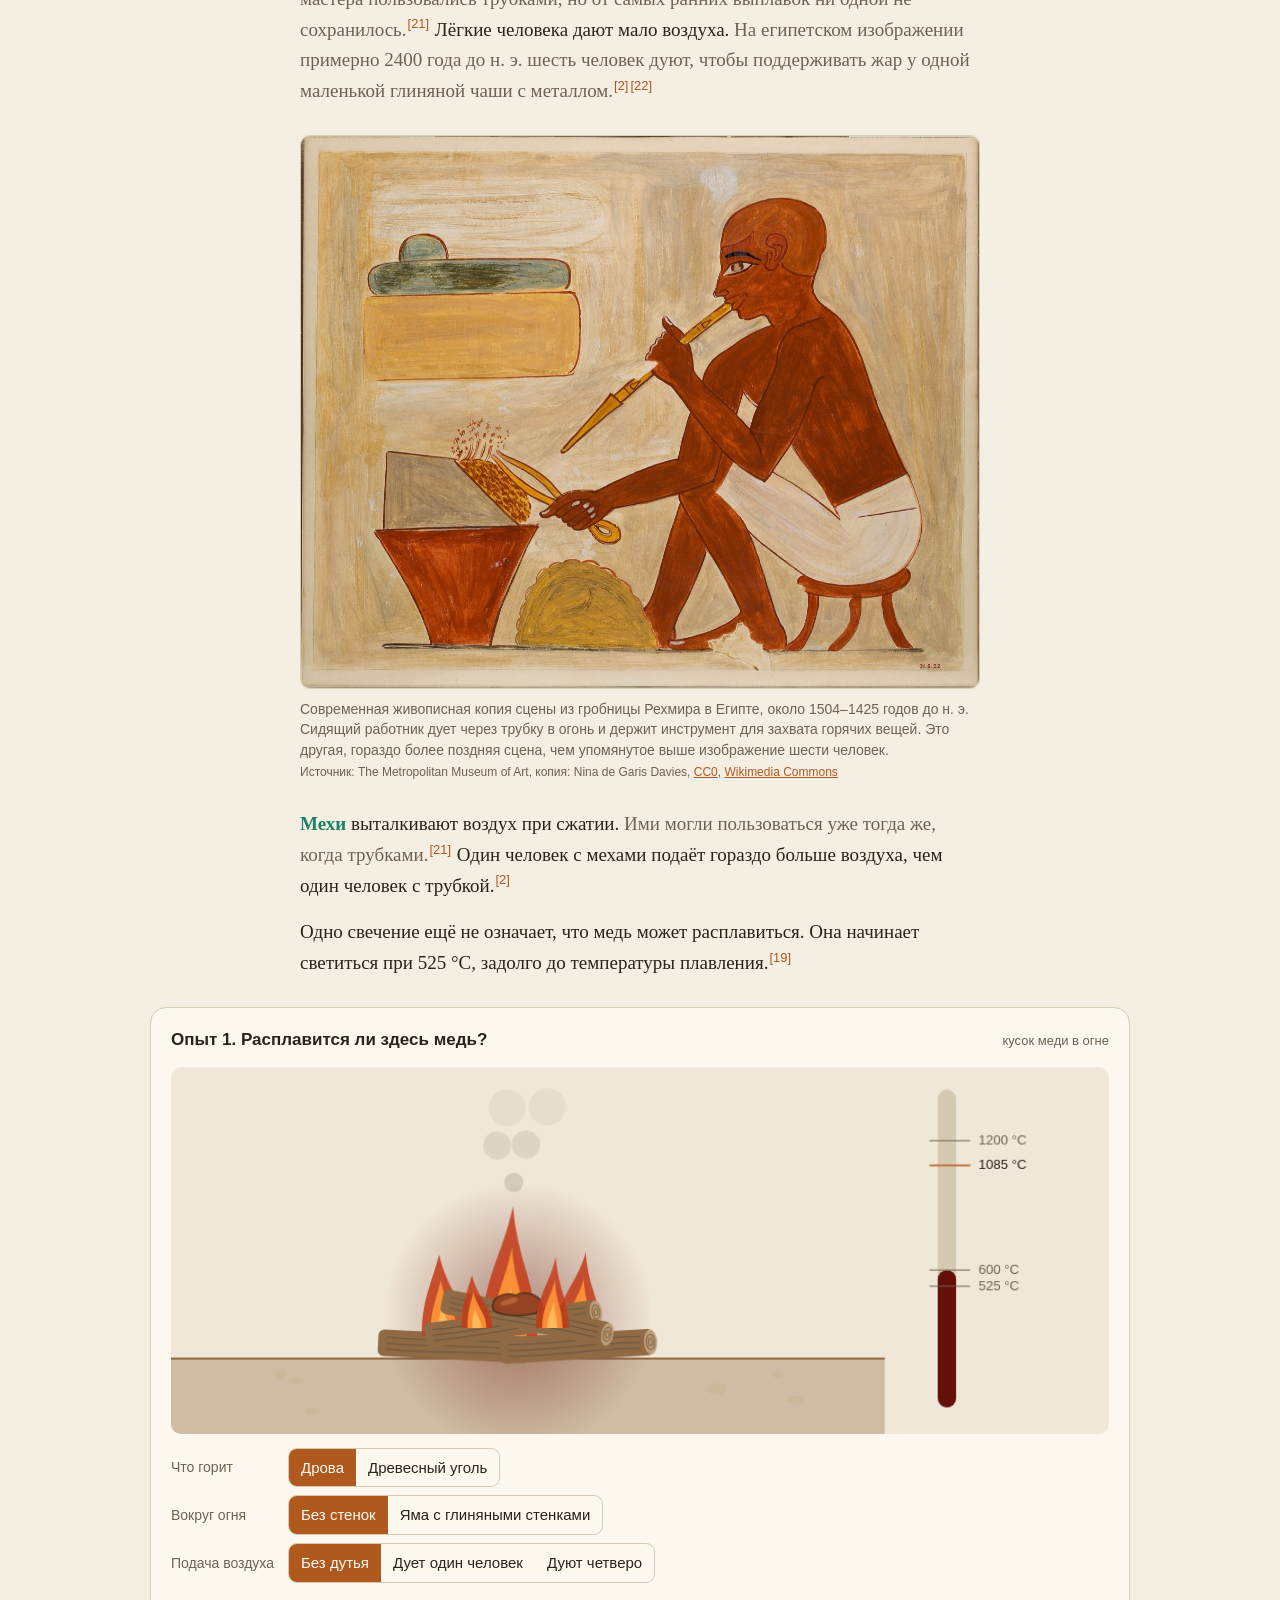
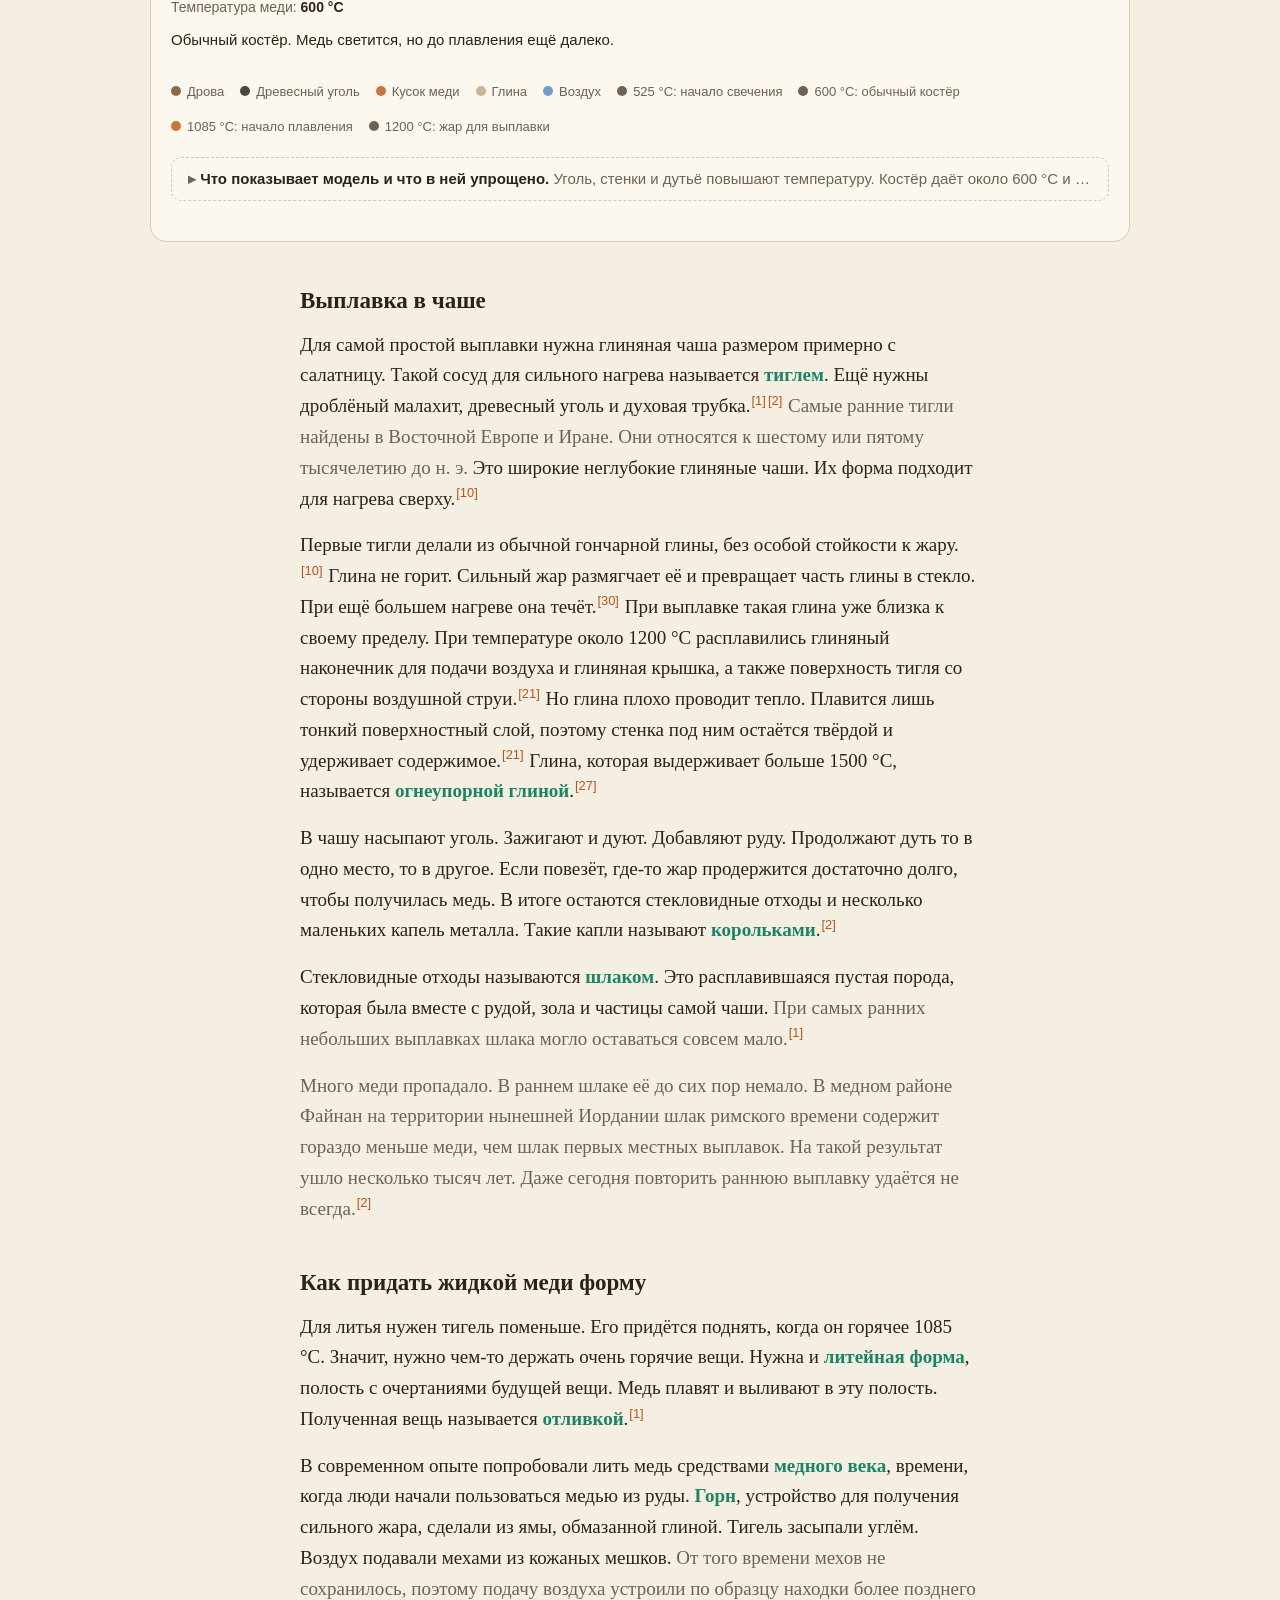
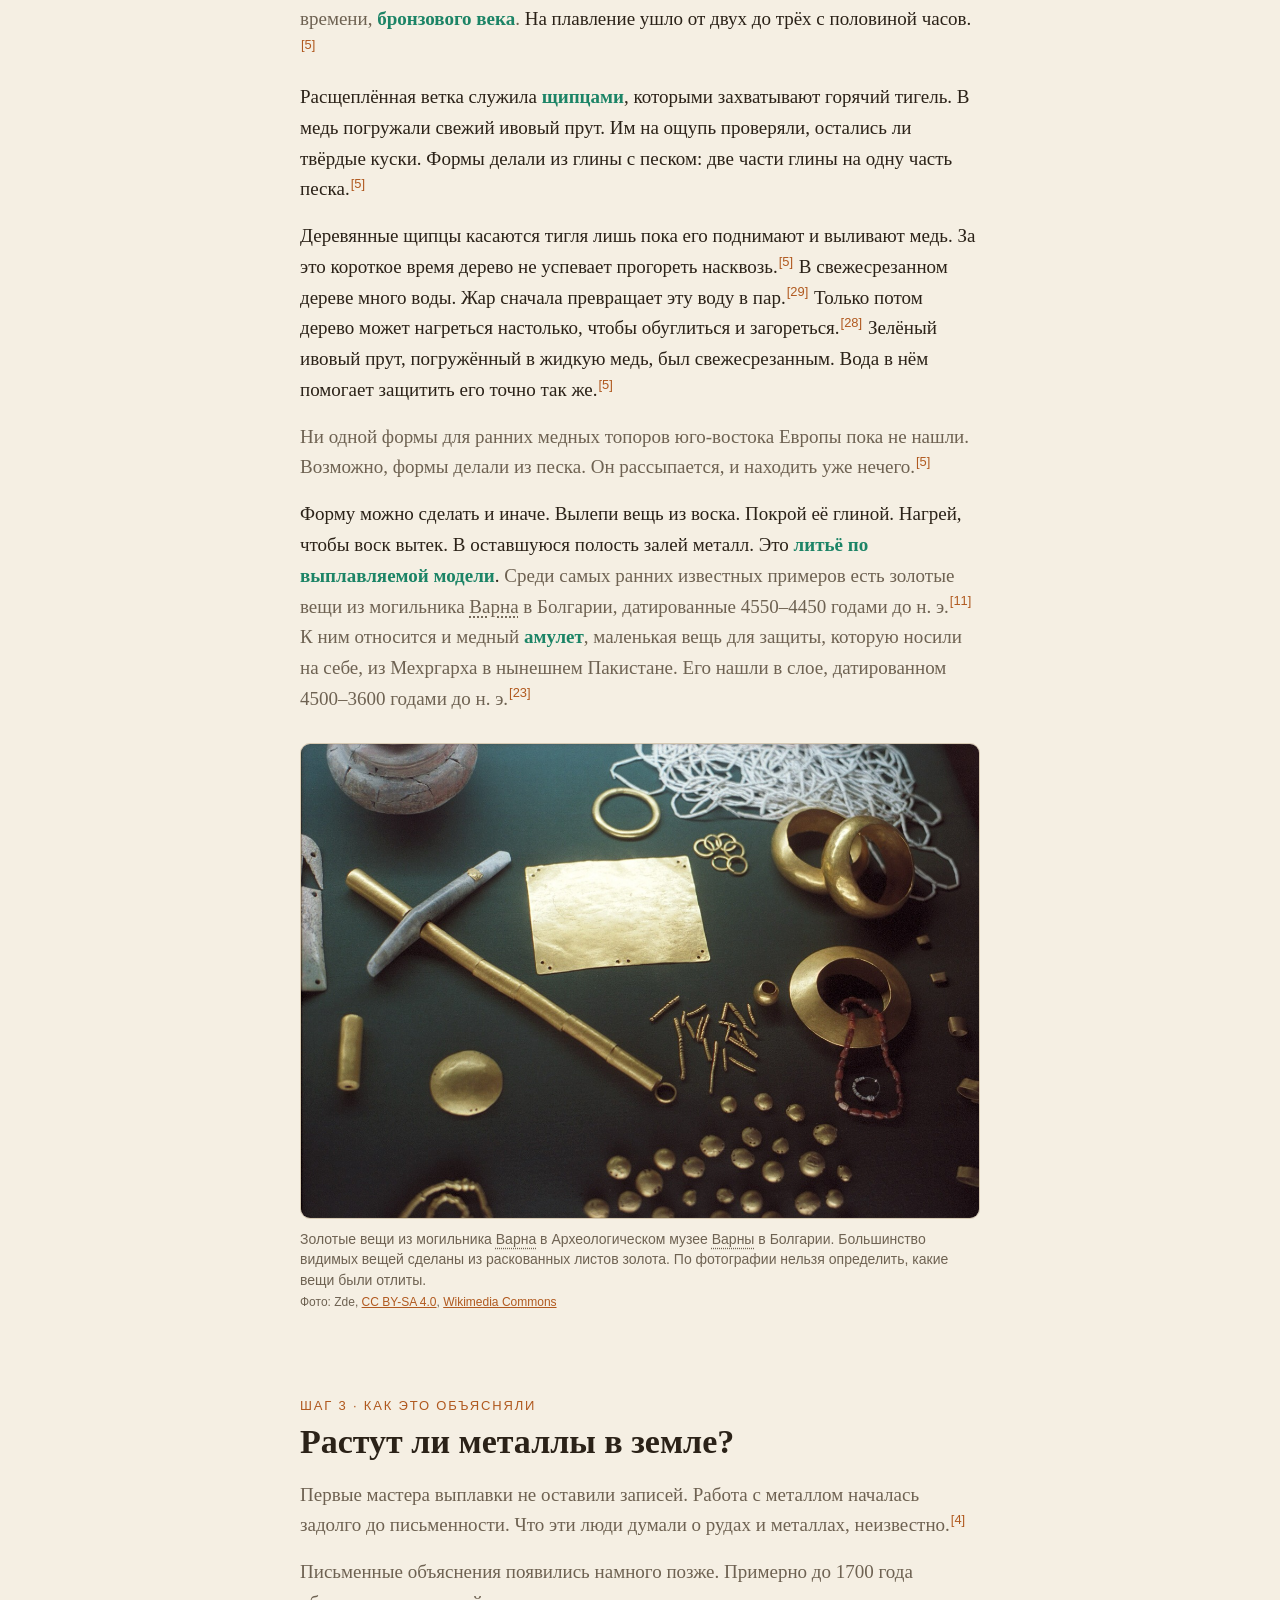
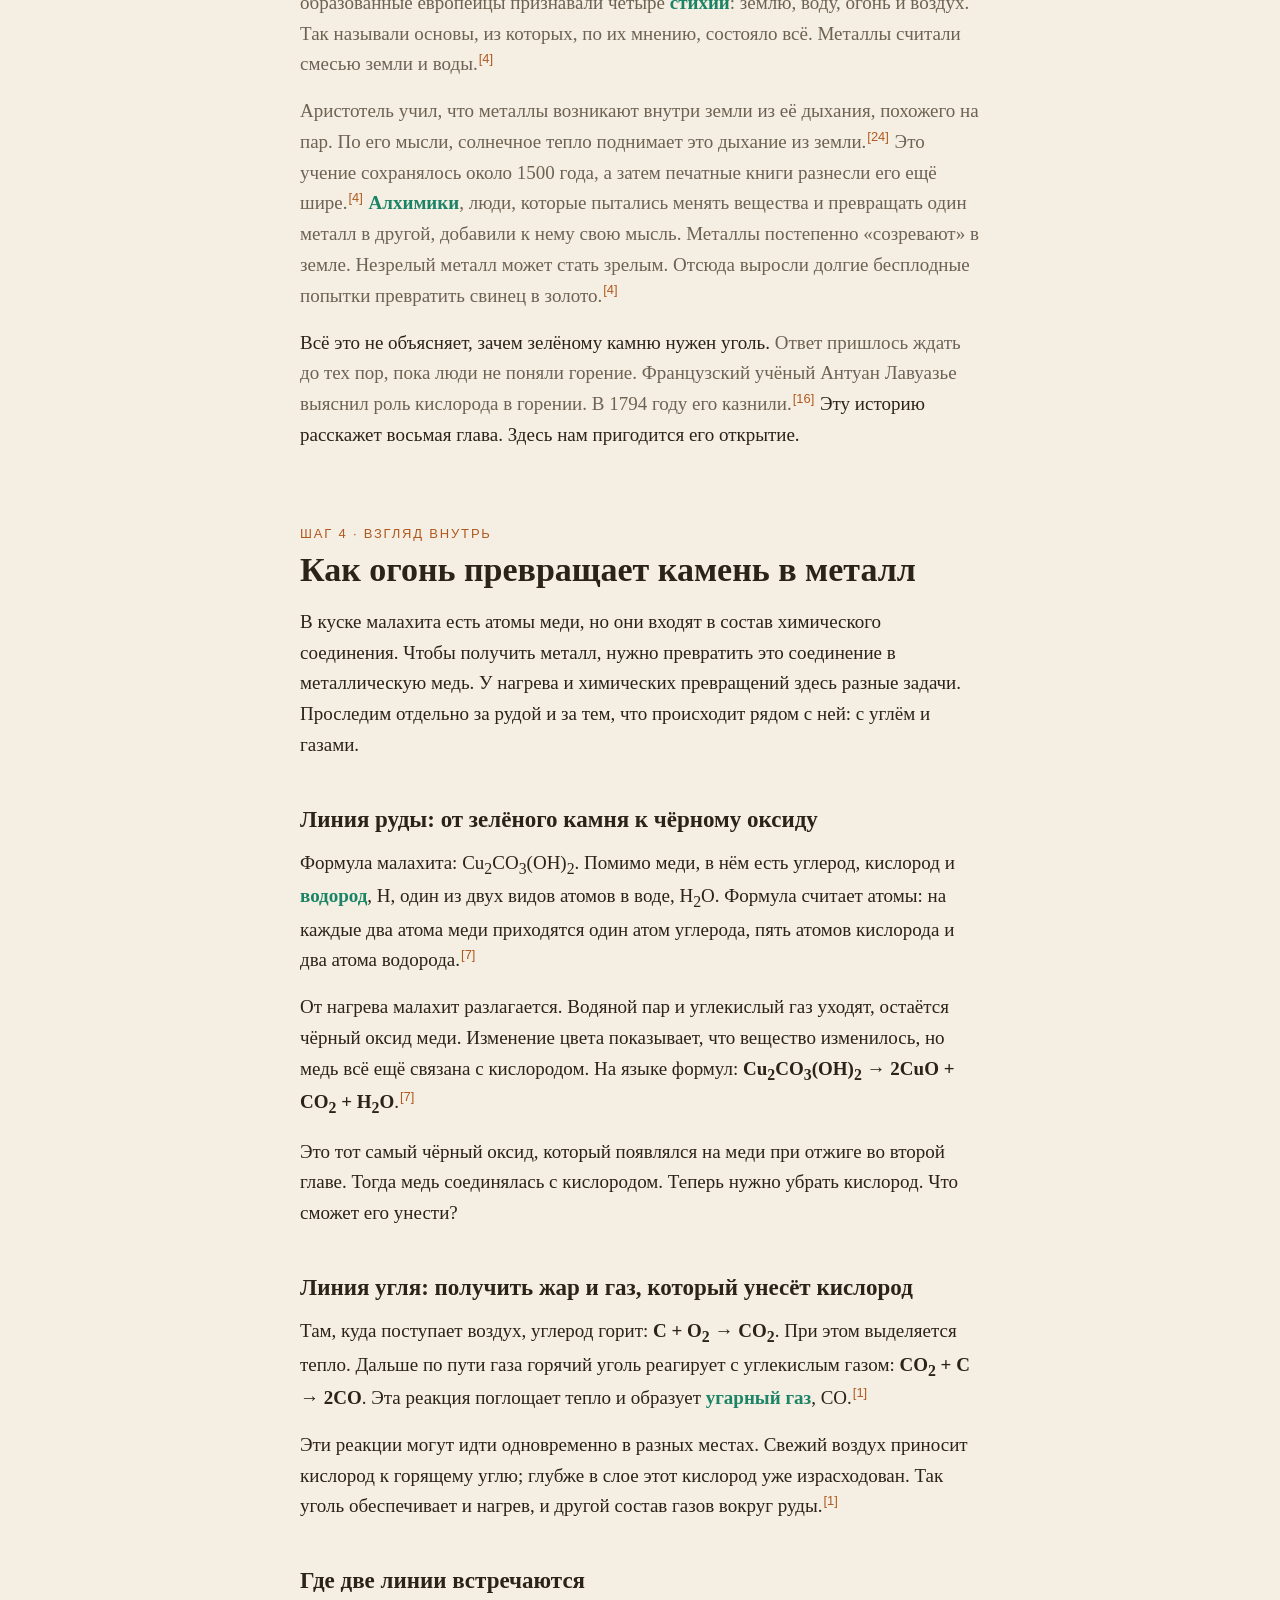
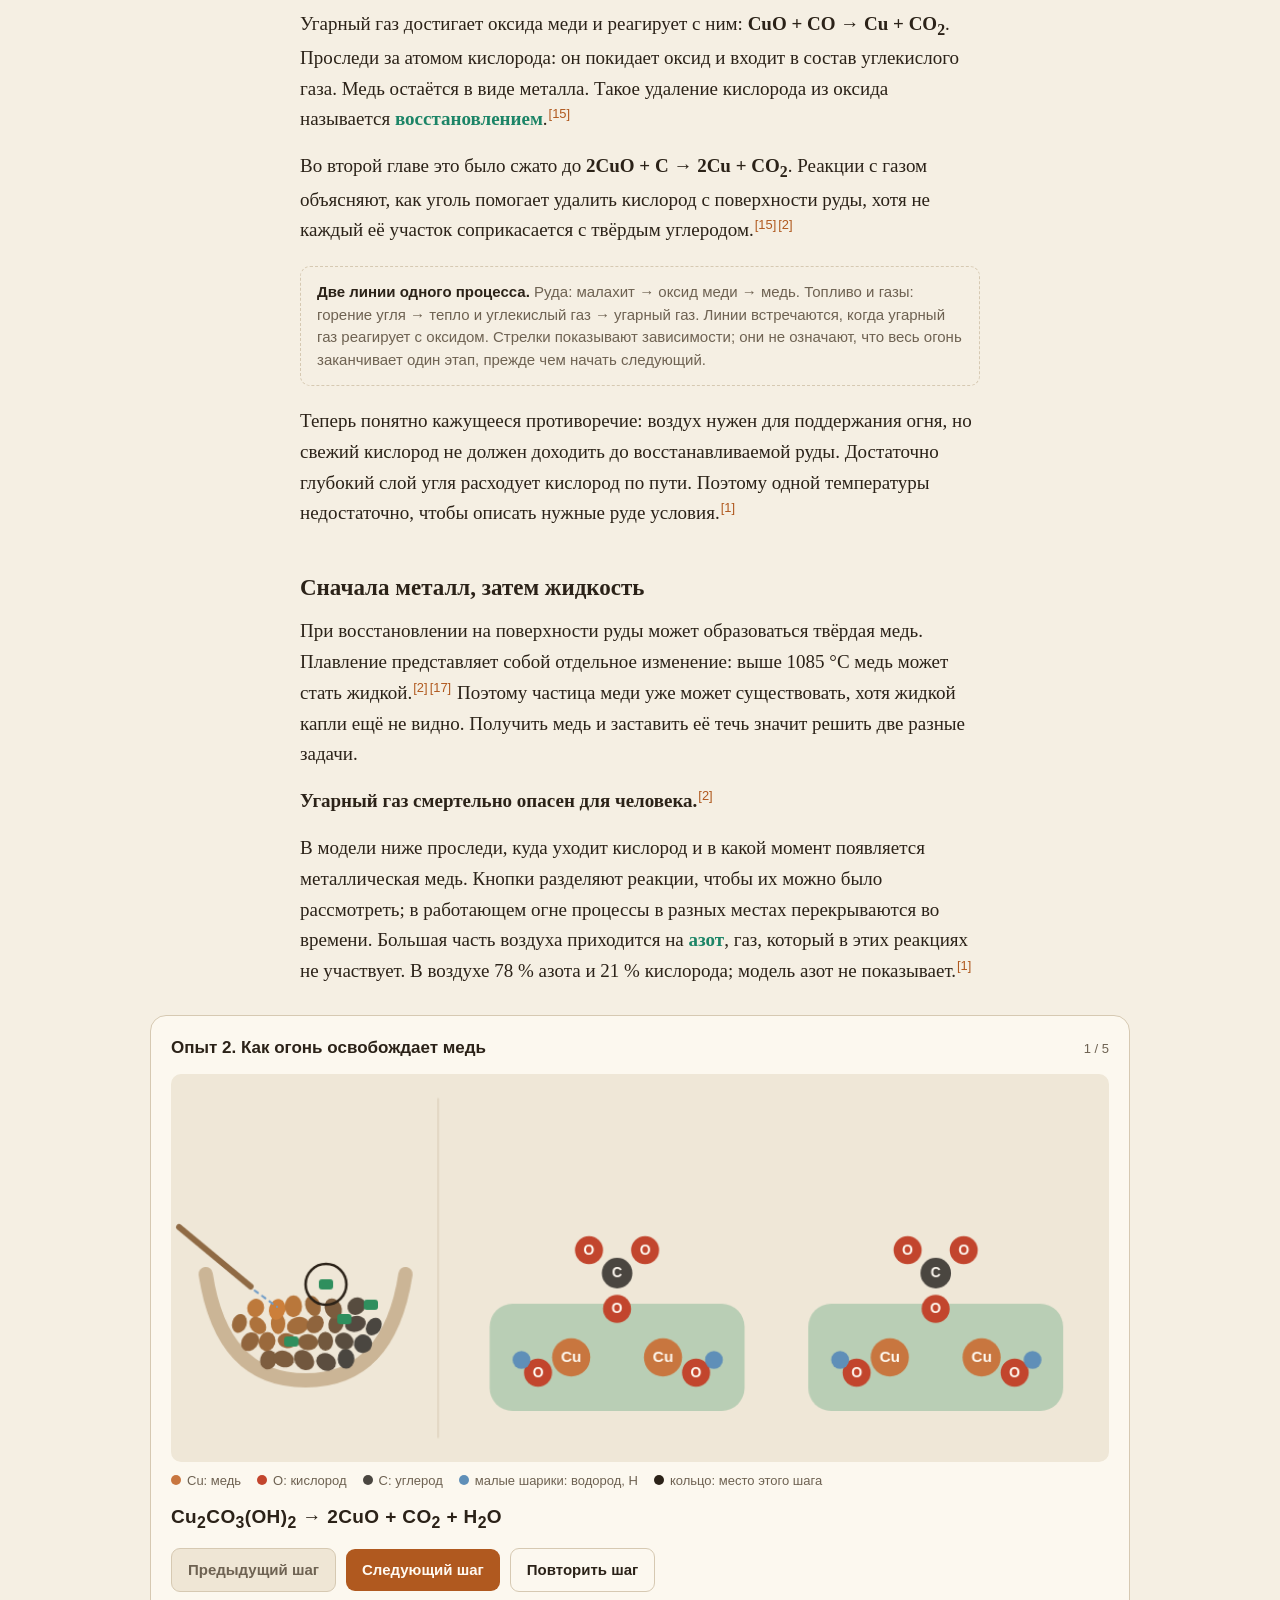
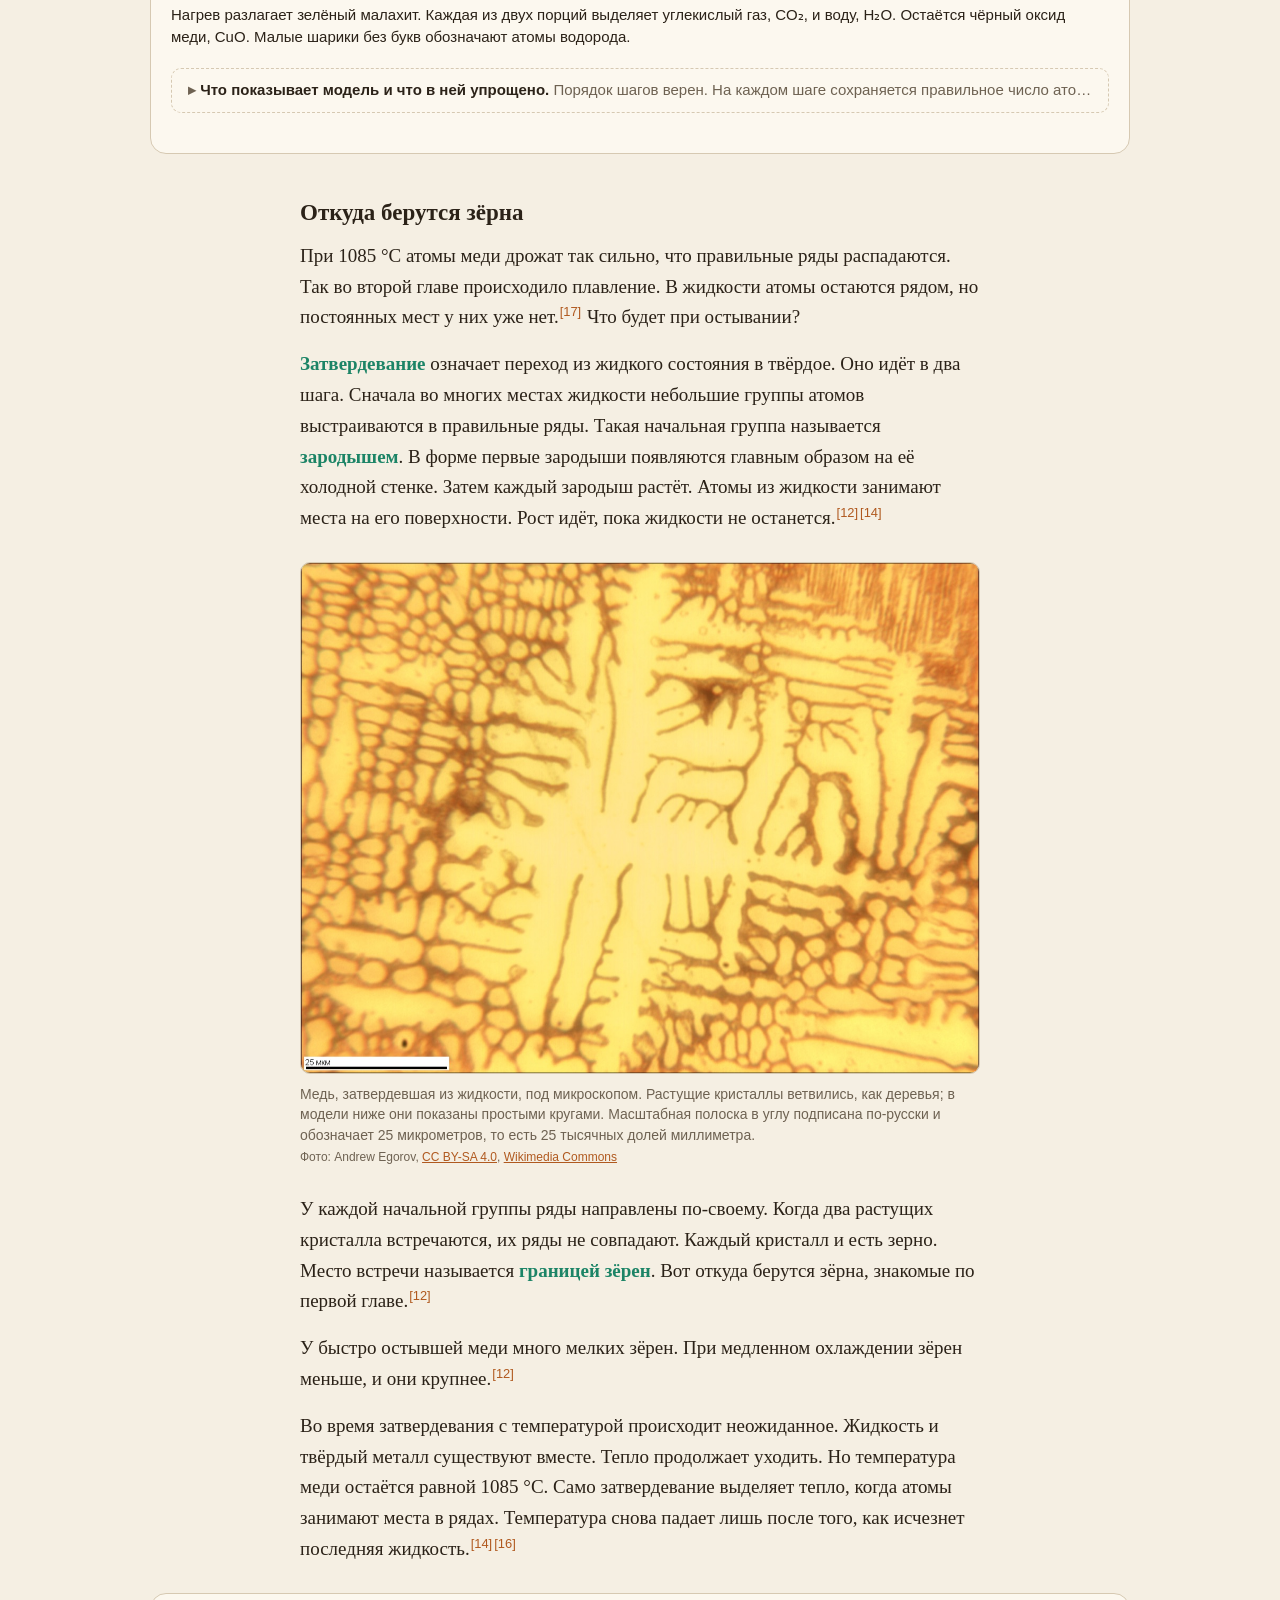
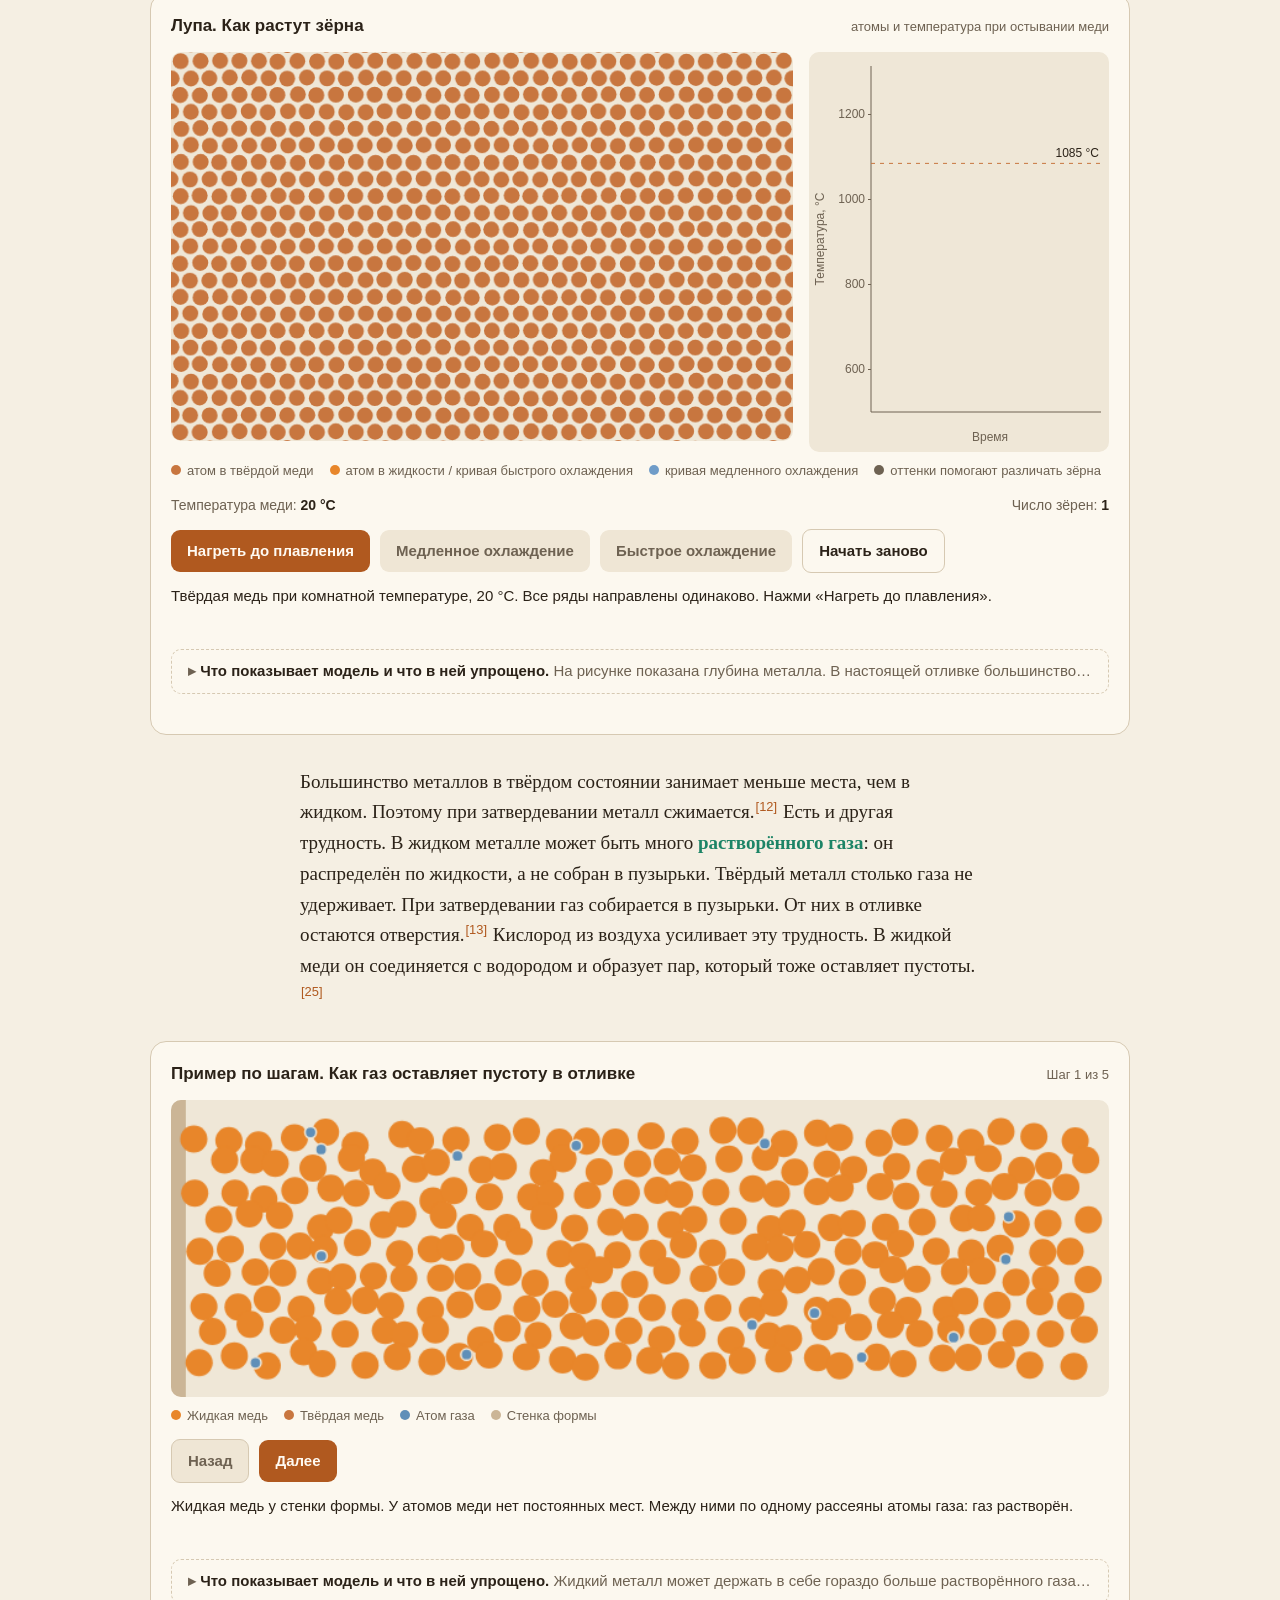
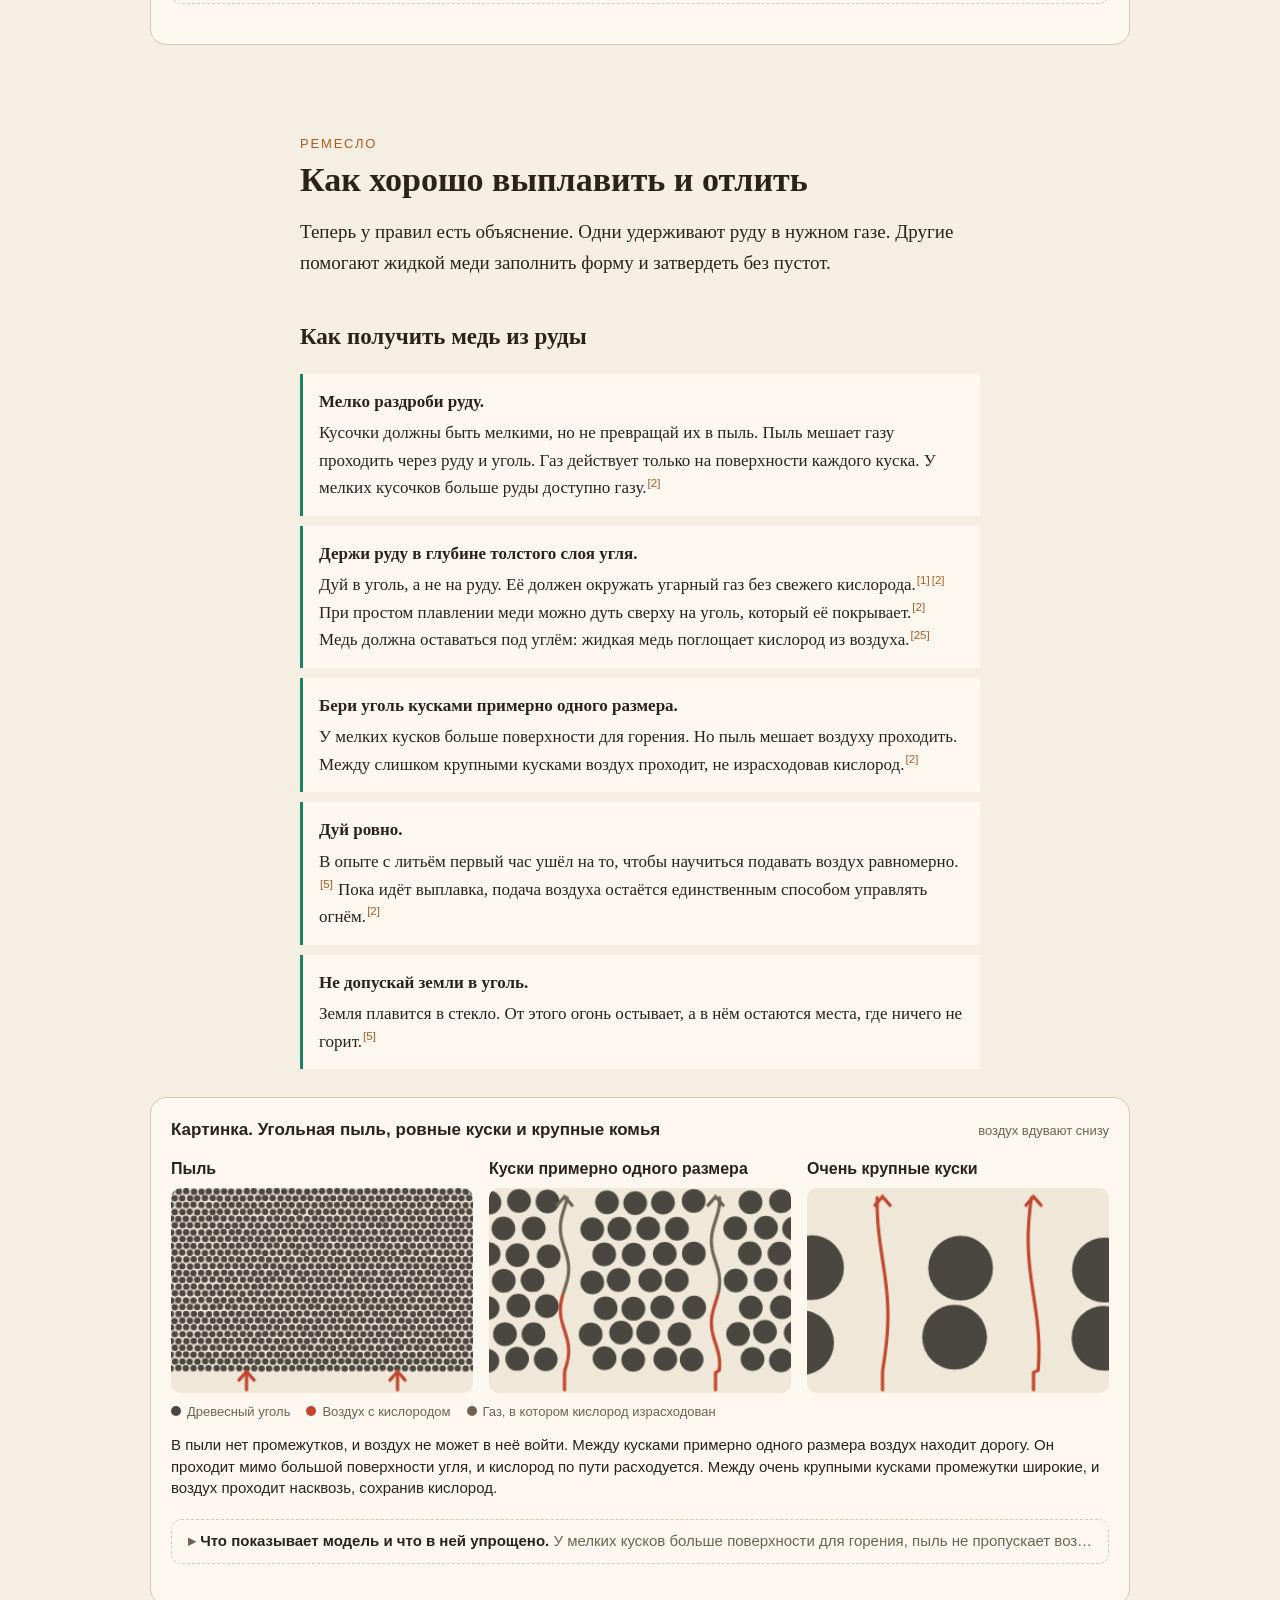
<file: ru/ch3.html>
<!doctype html>
<html lang="ru">
<head>
<meta charset="utf-8">
<meta name="viewport" content="width=device-width, initial-scale=1">
<title>Глава 3. Металл из камня | Металл: от самородка до монокристалла</title>
<meta name="description" content="В огонь кладут зелёный камень. Из огня достают маленькие красные капли меди. Одного нагрева для этого мало. Что-то в огне должно разобрать вещество камня.">
<link rel="canonical" href="https://baronets-turk.github.io/metal-book/ru/ch3.html">
<link rel="alternate" hreflang="en" href="https://baronets-turk.github.io/metal-book/ch3.html">
<link rel="alternate" hreflang="ru" href="https://baronets-turk.github.io/metal-book/ru/ch3.html">
<link rel="alternate" hreflang="x-default" href="https://baronets-turk.github.io/metal-book/ch3.html">
<meta property="og:type" content="article">
<meta property="og:title" content="Глава 3. Металл из камня">
<meta property="og:description" content="В огонь кладут зелёный камень. Из огня достают маленькие красные капли меди. Одного нагрева для этого мало. Что-то в огне должно разобрать вещество камня.">
<meta property="og:url" content="https://baronets-turk.github.io/metal-book/ru/ch3.html">
<meta property="og:image" content="https://baronets-turk.github.io/metal-book/assets/img/malachite.jpg">
<link rel="stylesheet" href="../assets/style.css?v=48">
<script src="../assets/ui.ru.js?v=48"></script>
<script src="../assets/theme.js?v=48"></script>
</head>
<body>

<nav class="topbar">
  <a href="index.html"><span class="back-mark">←</span> Оглавление</a>
  <span class="chapter-nav"><a class="chapter-step" href="ch2.html" title="Огонь возвращает меди мягкость" aria-label="Огонь возвращает меди мягкость">‹</a><span class="topbar-info">Глава 3 из 10</span><a class="chapter-step" href="ch4.html" title="Бронза" aria-label="Бронза">›</a></span>
</nav>


<header class="hero">
  <div class="eyebrow">Глава 3 · около 5000 до н. э. · юго-восток Европы, <span class="old-name" tabindex="0" data-now="Другое название Анатолии. Сейчас: бо́льшая, азиатская часть Турции.">Малая Азия</span></div>
  <h1>Металл из камня</h1>
  <p class="lead">В огонь кладут зелёный камень. Из огня достают маленькие красные капли меди. Одного нагрева для этого мало. Что-то в огне должно разобрать вещество камня.</p>
</header>

<div class="core">
  <p><b>Глава в нескольких словах.</b> Толстый слой горящего древесного угля даёт тепло и газ, который отнимает у меди кислород. Освободившаяся медь может расплавиться. Жидкий металл заливают в полость нужной формы, и при остывании он становится вещью.</p>
</div>

<main>

<section>
  <div class="step">Шаг 1 · Что заметили</div>
  <h2>Медь в зелёном камне</h2>
  <p>В конце второй главы осталось ограничение: вещь не могла быть больше самородка. Рядом с самородной медью в земле лежат цветные камни. Ярко-зелёный называется <span class="term">малахитом</span>, синий называется <span class="term">азуритом</span>. Иногда в этих камнях видны кусочки самородной меди.<a class="fn" href="#s-foll-native"></a></p>
  <figure class="photo">
    <img src="../assets/img/malachite.jpg" alt="Два зелёных камня: один с округлой поверхностью, другой с отполированными полосами" width="1280" height="743" loading="lazy">
    <figcaption>
      <p>Два куска малахита из Катанги в Демократической Республике Конго. Слева видна природная округлая поверхность, такой камень видел мастер выплавки. Справа камень разрезали и отполировали, чтобы показать зелёные полосы.</p>
      <p class="credit">Фото: Didier Descouens, <a href="https://creativecommons.org/licenses/by-sa/3.0/">CC BY-SA 3.0</a>, <a href="https://commons.wikimedia.org/wiki/File:Malachite_Kolwezi_Katanga_Congo.jpg">Wikimedia Commons</a></p>
    </figcaption>
  </figure>
  <p><span class="history">Задолго до того, как научились получать медь из камня, люди делали бусы из малахита и азурита. В Чатал-Хююке на территории нынешней Турции их делали в 7000-х годах до н. э.<a class="fn" href="#s-ore"></a> С древности малахит служил и зелёным <span class="term">пигментом</span>, веществом, которое придаёт краске цвет.<a class="fn" href="#s-malachite"></a></span></p>
  <p><span class="history">Около 5000 года до н. э. люди начали получать медь из таких камней с помощью огня. Это произошло где-то на юго-востоке Европы или в <span class="old-name" tabindex="0" data-now="Другое название Анатолии. Сейчас: бо́льшая, азиатская часть Турции.">Малой Азии</span>. Самые ранние надёжно датированные следы найдены в Беловоде в Сербии. Поселение принадлежало людям культуры Винча. Его находки относятся примерно к 5000 году до н. э.<a class="fn" href="#s-chalc"></a><a class="fn" href="#s-foll-first"></a></span></p>
  <p><span class="history">Примерно тем же временем датируют медные вещи из Юмуктепе, сделанные заливкой жидкого металла. Это холм в Мерсине, на территории нынешней Турции. Во внутреннем строении этих вещей видят признак того, что медь получили из камня. Но отходов такого получения меди там не нашли, поэтому это пока предположение, а не надёжное свидетельство.<a class="fn" href="#s-foll-first"></a></span></p>
  <p><span class="history">Как нашли этот способ, мы не знаем. Часто рассказывают о случайности в <span class="term">гончарной печи</span>, где обжигают глиняную посуду.</span> Но сильного жара мало. Камень должен ещё попасть туда, где огню не хватает воздуха. <span class="history">И кто станет искать в золе маленькие красные капли? Случайность возможна, но эта история не установленный факт. Известно время: около семи тысяч лет назад.<a class="fn" href="#s-foll-first"></a></span></p>
  <p>Камень, из которого можно получить металл, называют <span class="term">рудой</span>. Получение металла из руды с помощью жара и древесного угля называется <span class="term">выплавкой</span>. <span class="term">Древесный уголь</span> получают, нагревая дерево почти без воздуха. Ниже разберёмся с ним подробнее.<a class="fn" href="#s-smelting"></a><a class="fn" href="#s-charcoal"></a></p>
  <p><b>Выплавить и расплавить не одно и то же.</b> При плавлении твёрдое вещество становится жидким. Расплавленная руда остаётся рудой. При выплавке вещество руды разбирается, и из него получается металл.<a class="fn" href="#s-foll-first"></a><a class="fn" href="#s-smelting"></a></p>
  <p>Расплавить медь и залить её в нужную форму значит заняться <span class="term">литьём</span>. <span class="history">В находках литьё появляется примерно одновременно с выплавкой.<a class="fn" href="#s-foll-first"></a></span></p>
</section>

<section>
  <div class="step">Шаг 2 · Чему научились</div>
  <h2>Жаркий огонь, чаша и форма</h2>
  <h3>Почему костра мало</h3>
  <p>Костёр недостаточно горяч, чтобы расплавить медь.<a class="fn" href="#s-smelting"></a> Во второй главе пламя и угли костра достигали 600 °C и выше.<a class="fn" href="#s-flame"></a> Отдельный уголёк может быть горячее. Но для плавления весь кусок меди должен достичь 1085 °C.<a class="fn" href="#s-melt"></a></p>
  <p>Помогают три вещи: другое топливо, поток воздуха и стенки вокруг огня.</p>
  <p><b>Топливо.</b> Вместо дров берут <span class="term">древесный уголь</span>. Чтобы его получить, дерево нагревают почти без воздуха. Вода и всё, что может уйти в виде газа, покидают древесину. Остаётся лёгкое чёрное вещество. Это в основном углерод, C, знакомый по второй главе.<a class="fn" href="#s-charcoal"></a></p>
  <p><b>Воздух.</b> В древесном угле много мелких отверстий. От потока воздуха он разгорается сильнее. Управляя этим потоком, можно управлять жаром. Древесный уголь может гореть при температуре выше 1100 °C.<a class="fn" href="#s-charcoal"></a></p>
  <p><b>Стенки.</b> Тепло нужно удержать. Без стенок оно слишком быстро уходит от места, где лежит медь.<a class="fn" href="#s-foll-second"></a> Слой древесного угля, через который нагнетают воздух, может достигать от 1200 до 1300 °C.<a class="fn" href="#s-foll-second"></a><a class="fn" href="#s-rose"></a></p>
  <p>Через <span class="term">духовую трубку</span> человек ртом подаёт воздух в уголь. Для неё достаточно полого тростника с глиняным наконечником.<a class="fn" href="#s-foll-second"></a> <span class="history">Обычно предполагают, что первые мастера пользовались трубками, но от самых ранних выплавок ни одной не сохранилось.<a class="fn" href="#s-rose"></a></span> Лёгкие человека дают мало воздуха. <span class="history">На египетском изображении примерно 2400 года до н. э. шесть человек дуют, чтобы поддерживать жар у одной маленькой глиняной чаши с металлом.<a class="fn" href="#s-foll-second"></a><a class="fn" href="#s-mansour"></a></span></p>
  <figure class="photo">
    <img src="../assets/img/rekhmire-blowpipe.jpg" alt="Нарисованный сидящий работник дует через трубку в огонь и держит щипцы" width="1280" height="1042" loading="lazy">
    <figcaption>
      <p>Современная живописная копия сцены из гробницы Рехмира в Египте, около 1504–1425 годов до н. э. Сидящий работник дует через трубку в огонь и держит инструмент для захвата горячих вещей. Это другая, гораздо более поздняя сцена, чем упомянутое выше изображение шести человек.</p>
      <p class="credit">Источник: The Metropolitan Museum of Art, копия: Nina de Garis Davies, <a href="https://creativecommons.org/publicdomain/zero/1.0/">CC0</a>, <a href="https://commons.wikimedia.org/wiki/File:Metal_Working,_Tomb_of_Rekhmire_MET_31.6.22_EGDP017258.jpg">Wikimedia Commons</a></p>
    </figcaption>
  </figure>
  <p><span class="term">Мехи</span> выталкивают воздух при сжатии. <span class="history">Ими могли пользоваться уже тогда же, когда трубками.<a class="fn" href="#s-rose"></a></span> Один человек с мехами подаёт гораздо больше воздуха, чем один человек с трубкой.<a class="fn" href="#s-foll-second"></a></p>
  <p>Одно свечение ещё не означает, что медь может расплавиться. Она начинает светиться при 525 °C, задолго до температуры плавления.<a class="fn" href="#s-glow"></a></p>
  <div class="widget" id="w-fire">
    <div class="widget-title"><strong>Опыт 1. Расплавится ли здесь медь?</strong><span>кусок меди в огне</span></div>
    <canvas id="f-canvas"></canvas>
    <div class="options">
      <span>Что горит</span>
      <div class="seg" id="f-fuel"><button data-value="wood" class="on">Дрова</button><button data-value="charcoal">Древесный уголь</button></div>
      <span>Вокруг огня</span>
      <div class="seg" id="f-walls"><button data-value="open" class="on">Без стенок</button><button data-value="pit">Яма с глиняными стенками</button></div>
      <span>Подача воздуха</span>
      <div class="seg" id="f-air"><button data-value="0" class="on">Без дутья</button><button data-value="1">Дует один человек</button><button data-value="2">Дуют четверо</button></div>
    </div>
    <div class="meter-head" style="margin-top:14px"><span>Температура меди: <b id="f-temp"></b></span></div>
    <div class="caption" id="f-caption"></div>
    <div class="legend">
      <span style="--c:var(--wood)">Дрова</span>
      <span style="--c:var(--carbon)">Древесный уголь</span>
      <span style="--c:var(--atom)">Кусок меди</span>
      <span style="--c:var(--clay)">Глина</span>
      <span style="--c:var(--air)">Воздух</span>
      <span style="--c:var(--muted)">525 °C: начало свечения</span>
      <span style="--c:var(--muted)">600 °C: обычный костёр</span>
      <span style="--c:var(--atom)">1085 °C: начало плавления</span>
      <span style="--c:var(--muted)">1200 °C: жар для выплавки</span>
    </div>
    <div class="note"><b>Что показывает модель и что в ней упрощено.</b> Уголь, стенки и дутьё повышают температуру. Костёр даёт около 600 °C и выше, как во второй главе. Уголь с принудительной подачей воздуха может достигать от 1200 до 1300 °C.<a class="fn" href="#s-foll-second"></a><a class="fn" href="#s-rose"></a> Цвета свечения взяты из второй главы. Все температуры между этими примерами заданы вручную, чтобы показать, какие изменения усиливают жар. Термометр показывает температуру куска меди. В настоящем огне есть более горячие и более холодные места; отдельные угольки могут быть горячее куска в целом. Четыре трубки выбраны для рисунка. На египетском изображении шесть человек дуют, чтобы нагреть один маленький тигель.<a class="fn" href="#s-foll-second"></a> Соотношения размеров на рисунке не соблюдены. Пламя, дым и искры лишь помогают узнать огонь на рисунке; их размер и цвет ничего не измеряют. Температуру показывают цвет куска меди и термометр.</div>
  </div>
  <h3>Выплавка в чаше</h3>
  <p>Для самой простой выплавки нужна глиняная чаша размером примерно с салатницу. Такой сосуд для сильного нагрева называется <span class="term">тиглем</span>. Ещё нужны дроблёный малахит, древесный уголь и духовая трубка.<a class="fn" href="#s-foll-first"></a><a class="fn" href="#s-foll-second"></a> <span class="history">Самые ранние тигли найдены в Восточной Европе и Иране. Они относятся к шестому или пятому тысячелетию до н. э.</span> Это широкие неглубокие глиняные чаши. Их форма подходит для нагрева сверху.<a class="fn" href="#s-crucible"></a></p>
  <p>Первые тигли делали из обычной гончарной глины, без особой стойкости к жару.<a class="fn" href="#s-crucible"></a> Глина не горит. Сильный жар размягчает её и превращает часть глины в стекло. При ещё большем нагреве она течёт.<a class="fn" href="#s-vitrification"></a> При выплавке такая глина уже близка к своему пределу. При температуре около 1200 °C расплавились глиняный наконечник для подачи воздуха и глиняная крышка, а также поверхность тигля со стороны воздушной струи.<a class="fn" href="#s-rose"></a> Но глина плохо проводит тепло. Плавится лишь тонкий поверхностный слой, поэтому стенка под ним остаётся твёрдой и удерживает содержимое.<a class="fn" href="#s-rose"></a> Глина, которая выдерживает больше 1500 °C, называется <span class="term">огнеупорной глиной</span>.<a class="fn" href="#s-fireclay"></a></p>
  <p>В чашу насыпают уголь. Зажигают и дуют. Добавляют руду. Продолжают дуть то в одно место, то в другое. Если повезёт, где-то жар продержится достаточно долго, чтобы получилась медь. В итоге остаются стекловидные отходы и несколько маленьких капель металла. Такие капли называют <span class="term">корольками</span>.<a class="fn" href="#s-foll-second"></a></p>
  <p>Стекловидные отходы называются <span class="term">шлаком</span>. Это расплавившаяся пустая порода, которая была вместе с рудой, зола и частицы самой чаши. <span class="history">При самых ранних небольших выплавках шлака могло оставаться совсем мало.<a class="fn" href="#s-foll-first"></a></span></p>
  <p><span class="history">Много меди пропадало. В раннем шлаке её до сих пор немало. В медном районе Файнан на территории нынешней Иордании шлак римского времени содержит гораздо меньше меди, чем шлак первых местных выплавок. На такой результат ушло несколько тысяч лет. Даже сегодня повторить раннюю выплавку удаётся не всегда.<a class="fn" href="#s-foll-second"></a></span></p>
  <h3>Как придать жидкой меди форму</h3>
  <p>Для литья нужен тигель поменьше. Его придётся поднять, когда он горячее 1085 °C. Значит, нужно чем-то держать очень горячие вещи. Нужна и <span class="term">литейная форма</span>, полость с очертаниями будущей вещи. Медь плавят и выливают в эту полость. Полученная вещь называется <span class="term">отливкой</span>.<a class="fn" href="#s-foll-first"></a></p>
  <p>В современном опыте попробовали лить медь средствами <span class="term">медного века</span>, времени, когда люди начали пользоваться медью из руды. <span class="term">Горн</span>, устройство для получения сильного жара, сделали из ямы, обмазанной глиной. Тигель засыпали углём. Воздух подавали мехами из кожаных мешков. <span class="history">От того времени мехов не сохранилось, поэтому подачу воздуха устроили по образцу находки более позднего времени, <span class="term">бронзового века</span>.</span> На плавление ушло от двух до трёх с половиной часов.<a class="fn" href="#s-axes"></a></p>
  <p>Расщеплённая ветка служила <span class="term">щипцами</span>, которыми захватывают горячий тигель. В медь погружали свежий ивовый прут. Им на ощупь проверяли, остались ли твёрдые куски. Формы делали из глины с песком: две части глины на одну часть песка.<a class="fn" href="#s-axes"></a></p>
  <p>Деревянные щипцы касаются тигля лишь пока его поднимают и выливают медь. За это короткое время дерево не успевает прогореть насквозь.<a class="fn" href="#s-axes"></a> В свежесрезанном дереве много воды. Жар сначала превращает эту воду в пар.<a class="fn" href="#s-greenwood"></a> Только потом дерево может нагреться настолько, чтобы обуглиться и загореться.<a class="fn" href="#s-charring"></a> Зелёный ивовый прут, погружённый в жидкую медь, был свежесрезанным. Вода в нём помогает защитить его точно так же.<a class="fn" href="#s-axes"></a></p>
  <p><span class="history">Ни одной формы для ранних медных топоров юго-востока Европы пока не нашли. Возможно, формы делали из песка. Он рассыпается, и находить уже нечего.<a class="fn" href="#s-axes"></a></span></p>
  <p>Форму можно сделать и иначе. Вылепи вещь из воска. Покрой её глиной. Нагрей, чтобы воск вытек. В оставшуюся полость залей металл. Это <span class="term">литьё по выплавляемой модели</span>. <span class="history">Среди самых ранних известных примеров есть золотые вещи из могильника Варна в Болгарии, датированные 4550–4450 годами до н. э.<a class="fn" href="#s-lostwax"></a> К ним относится и медный <span class="term">амулет</span>, маленькая вещь для защиты, которую носили на себе, из Мехргарха в нынешнем Пакистане. Его нашли в слое, датированном 4500–3600 годами до н. э.<a class="fn" href="#s-thoury"></a></span></p>
  <figure class="photo">
    <img src="../assets/img/varna-gold.jpg" alt="Золотые предметы разной формы в музейной витрине" width="1280" height="896" loading="lazy">
    <figcaption>
      <p>Золотые вещи из могильника Варна в Археологическом музее Варны в Болгарии. Большинство видимых вещей сделаны из раскованных листов золота. По фотографии нельзя определить, какие вещи были отлиты.</p>
      <p class="credit">Фото: Zde, <a href="https://creativecommons.org/licenses/by-sa/4.0/">CC BY-SA 4.0</a>, <a href="https://commons.wikimedia.org/wiki/File:Gold_treasure,_4600-4200_BC,_AM_Varna,_Varm24.jpg">Wikimedia Commons</a></p>
    </figcaption>
  </figure>
</section>

<section>
  <div class="step">Шаг 3 · Как это объясняли</div>
  <h2>Растут ли металлы в земле?</h2>
  <p><span class="history">Первые мастера выплавки не оставили записей. Работа с металлом началась задолго до письменности. Что эти люди думали о рудах и металлах, неизвестно.<a class="fn" href="#s-ideas"></a></span></p>
  <p><span class="history">Письменные объяснения появились намного позже. Примерно до 1700 года образованные европейцы признавали четыре <span class="term">стихии</span>: землю, воду, огонь и воздух. Так называли основы, из которых, по их мнению, состояло всё. Металлы считали смесью земли и воды.<a class="fn" href="#s-ideas"></a></span></p>
  <p><span class="history">Аристотель учил, что металлы возникают внутри земли из её дыхания, похожего на пар. По его мысли, солнечное тепло поднимает это дыхание из земли.<a class="fn" href="#s-aristotle"></a> Это учение сохранялось около 1500 года, а затем печатные книги разнесли его ещё шире.<a class="fn" href="#s-ideas"></a> <span class="term">Алхимики</span>, люди, которые пытались менять вещества и превращать один металл в другой, добавили к нему свою мысль. Металлы постепенно «созревают» в земле. Незрелый металл может стать зрелым. Отсюда выросли долгие бесплодные попытки превратить свинец в золото.<a class="fn" href="#s-ideas"></a></span></p>
  <p>Всё это не объясняет, зачем зелёному камню нужен уголь. <span class="history">Ответ пришлось ждать до тех пор, пока люди не поняли горение. Французский учёный Антуан Лавуазье выяснил роль кислорода в горении. В 1794 году его казнили.<a class="fn" href="#s-openstax"></a></span> Эту историю расскажет восьмая глава. Здесь нам пригодится его открытие.</p>
</section>

<section>
  <div class="step">Шаг 4 · Взгляд внутрь</div>
  <h2>Как огонь превращает камень в металл</h2>
  <p>В куске малахита есть атомы меди, но они входят в состав химического соединения. Чтобы получить металл, нужно превратить это соединение в металлическую медь. У нагрева и химических превращений здесь разные задачи. Проследим отдельно за рудой и за тем, что происходит рядом с ней: с углём и газами.</p>
  <h3>Линия руды: от зелёного камня к чёрному оксиду</h3>
  <p>Формула малахита: Cu<sub>2</sub>CO<sub>3</sub>(OH)<sub>2</sub>. Помимо меди, в нём есть углерод, кислород и <span class="term">водород</span>, H, один из двух видов атомов в воде, H<sub>2</sub>O. Формула считает атомы: на каждые два атома меди приходятся один атом углерода, пять атомов кислорода и два атома водорода.<a class="fn" href="#s-malachite"></a></p>
  <p>От нагрева малахит разлагается. Водяной пар и углекислый газ уходят, остаётся чёрный оксид меди. Изменение цвета показывает, что вещество изменилось, но медь всё ещё связана с кислородом. На языке формул: <b>Cu<sub>2</sub>CO<sub>3</sub>(OH)<sub>2</sub> → 2CuO + CO<sub>2</sub> + H<sub>2</sub>O</b>.<a class="fn" href="#s-malachite"></a></p>
  <p>Это тот самый чёрный оксид, который появлялся на меди при отжиге во второй главе. Тогда медь соединялась с кислородом. Теперь нужно убрать кислород. Что сможет его унести?</p>
  <h3>Линия угля: получить жар и газ, который унесёт кислород</h3>
  <p>Там, куда поступает воздух, углерод горит: <b>C + O<sub>2</sub> → CO<sub>2</sub></b>. При этом выделяется тепло. Дальше по пути газа горячий уголь реагирует с углекислым газом: <b>CO<sub>2</sub> + C → 2CO</b>. Эта реакция поглощает тепло и образует <span class="term">угарный газ</span>, CO.<a class="fn" href="#s-foll-first"></a></p>
  <p>Эти реакции могут идти одновременно в разных местах. Свежий воздух приносит кислород к горящему углю; глубже в слое этот кислород уже израсходован. Так уголь обеспечивает и нагрев, и другой состав газов вокруг руды.<a class="fn" href="#s-foll-first"></a></p>
  <h3>Где две линии встречаются</h3>
  <p>Угарный газ достигает оксида меди и реагирует с ним: <b>CuO + CO → Cu + CO<sub>2</sub></b>. Проследи за атомом кислорода: он покидает оксид и входит в состав углекислого газа. Медь остаётся в виде металла. Такое удаление кислорода из оксида называется <span class="term">восстановлением</span>.<a class="fn" href="#s-oxide"></a></p>
  <p>Во второй главе это было сжато до <b>2CuO + C → 2Cu + CO<sub>2</sub></b>. Реакции с газом объясняют, как уголь помогает удалить кислород с поверхности руды, хотя не каждый её участок соприкасается с твёрдым углеродом.<a class="fn" href="#s-oxide"></a><a class="fn" href="#s-foll-second"></a></p>
  <div class="note"><b>Две линии одного процесса.</b> Руда: малахит → оксид меди → медь. Топливо и газы: горение угля → тепло и углекислый газ → угарный газ. Линии встречаются, когда угарный газ реагирует с оксидом. Стрелки показывают зависимости; они не означают, что весь огонь заканчивает один этап, прежде чем начать следующий.</div>
  <p>Теперь понятно кажущееся противоречие: воздух нужен для поддержания огня, но свежий кислород не должен доходить до восстанавливаемой руды. Достаточно глубокий слой угля расходует кислород по пути. Поэтому одной температуры недостаточно, чтобы описать нужные руде условия.<a class="fn" href="#s-foll-first"></a></p>
  <h3>Сначала металл, затем жидкость</h3>
  <p>При восстановлении на поверхности руды может образоваться твёрдая медь. Плавление представляет собой отдельное изменение: выше 1085 °C медь может стать жидкой.<a class="fn" href="#s-foll-second"></a><a class="fn" href="#s-melt"></a> Поэтому частица меди уже может существовать, хотя жидкой капли ещё не видно. Получить медь и заставить её течь значит решить две разные задачи.</p>
  <p><b>Угарный газ смертельно опасен для человека.</b><a class="fn" href="#s-foll-second"></a></p>
  <p>В модели ниже проследи, куда уходит кислород и в какой момент появляется металлическая медь. Кнопки разделяют реакции, чтобы их можно было рассмотреть; в работающем огне процессы в разных местах перекрываются во времени. Большая часть воздуха приходится на <span class="term">азот</span>, газ, который в этих реакциях не участвует. В воздухе 78 % азота и 21 % кислорода; модель азот не показывает.<a class="fn" href="#s-foll-first"></a></p>
  <div class="widget" id="w-smelt">
    <div class="widget-title"><strong>Опыт 2. Как огонь освобождает медь</strong><span id="s-count"></span></div>
    <canvas id="s-canvas"></canvas>
    <div class="legend">
      <span style="--c:var(--atom)">Cu: медь</span>
      <span style="--c:var(--oxygen)">O: кислород</span>
      <span style="--c:var(--carbon)">C: углерод</span>
      <span style="--c:var(--hydrogen)">малые шарики: водород, H</span>
      <span class="wide-only" style="--c:var(--fold-move)">кольцо: место этого шага</span>
    </div>
    <div class="equation" id="s-eq"></div>
    <div class="controls">
      <button class="ghost" id="s-back">Предыдущий шаг</button>
      <button id="s-next">Следующий шаг</button>
      <button class="ghost" id="s-again">Повторить шаг</button>
    </div>
    <div class="caption" id="s-caption"></div>
    <div class="note"><b>Что показывает модель и что в ней упрощено.</b> Порядок шагов верен. На каждом шаге сохраняется правильное число атомов каждого вида. Медь возникает твёрдой и плавится только выше 1085 °C. Размеры и цвета шариков выбраны для рисунка. Их места не показывают настоящее расположение атомов в малахите, оксиде меди или угле. Ровные ряды углерода тоже лишь способ его изобразить. Азот, составляющий 78 % воздуха, не показан. Настоящие молекулы движутся гораздо быстрее и во все стороны. Здесь показана лишь горстка атомов. Настоящая выплавка длится гораздо дольше этих нескольких секунд. Соотношения размеров чаши и её содержимого не соблюдены.</div>
  </div>
  <h3>Откуда берутся зёрна</h3>
  <p>При 1085 °C атомы меди дрожат так сильно, что правильные ряды распадаются. Так во второй главе происходило плавление. В жидкости атомы остаются рядом, но постоянных мест у них уже нет.<a class="fn" href="#s-melt"></a> Что будет при остывании?</p>
  <p><span class="term">Затвердевание</span> означает переход из жидкого состояния в твёрдое. Оно идёт в два шага. Сначала во многих местах жидкости небольшие группы атомов выстраиваются в правильные ряды. Такая начальная группа называется <span class="term">зародышем</span>. В форме первые зародыши появляются главным образом на её холодной стенке. Затем каждый зародыш растёт. Атомы из жидкости занимают места на его поверхности. Рост идёт, пока жидкости не останется.<a class="fn" href="#s-casting"></a><a class="fn" href="#s-freezing"></a></p>
  <figure class="photo">
    <img src="../assets/img/copper-dendrites.jpg" alt="Ветвящиеся узоры в меди под микроскопом, в углу масштабная полоска" width="1280" height="963" loading="lazy">
    <figcaption>
      <p>Медь, затвердевшая из жидкости, под микроскопом. Растущие кристаллы ветвились, как деревья; в модели ниже они показаны простыми кругами. Масштабная полоска в углу подписана по-русски и обозначает 25 микрометров, то есть 25 тысячных долей миллиметра.</p>
      <p class="credit">Фото: Andrew Egorov, <a href="https://creativecommons.org/licenses/by-sa/4.0/">CC BY-SA 4.0</a>, <a href="https://commons.wikimedia.org/wiki/File:%D0%9C%D0%B8%D0%BA%D1%80%D0%BE%D1%81%D1%82%D1%80%D1%83%D0%BA%D1%82%D1%83%D1%80%D0%B0_%D0%BC%D0%B5%D0%B4%D0%B8_2_(microstructure_of_copper).jpg">Wikimedia Commons</a></p>
    </figcaption>
  </figure>
  <p>У каждой начальной группы ряды направлены по-своему. Когда два растущих кристалла встречаются, их ряды не совпадают. Каждый кристалл и есть зерно. Место встречи называется <span class="term">границей зёрен</span>. Вот откуда берутся зёрна, знакомые по первой главе.<a class="fn" href="#s-casting"></a></p>
  <p>У быстро остывшей меди много мелких зёрен. При медленном охлаждении зёрен меньше, и они крупнее.<a class="fn" href="#s-casting"></a></p>
  <p>Во время затвердевания с температурой происходит неожиданное. Жидкость и твёрдый металл существуют вместе. Тепло продолжает уходить. Но температура меди остаётся равной 1085 °C. Само затвердевание выделяет тепло, когда атомы занимают места в рядах. Температура снова падает лишь после того, как исчезнет последняя жидкость.<a class="fn" href="#s-freezing"></a><a class="fn" href="#s-openstax"></a></p>
  <div class="widget" id="w-freeze">
    <div class="widget-title"><strong>Лупа. Как растут зёрна</strong><span>атомы и температура при остывании меди</span></div>
    <div class="freeze-grid">
      <canvas id="z-canvas"></canvas>
      <canvas id="z-graph"></canvas>
    </div>
    <div class="legend">
      <span style="--c:var(--atom)">атом в твёрдой меди</span>
      <span style="--c:var(--liquid)">атом в жидкости / кривая быстрого охлаждения</span>
      <span style="--c:var(--air)">кривая медленного охлаждения</span>
      <span style="--c:var(--muted)">оттенки помогают различать зёрна</span>
    </div>
    <div class="meter-head" style="margin-top:14px"><span>Температура меди: <b id="z-temp"></b></span><span>Число зёрен: <b id="z-grains"></b></span></div>
    <div class="controls">
      <button id="z-melt">Нагреть до плавления</button>
      <button id="z-slow">Медленное охлаждение</button>
      <button id="z-fast">Быстрое охлаждение</button>
      <button class="ghost" id="z-reset">Начать заново</button>
    </div>
    <div class="caption" id="z-caption"></div>
    <div class="note"><b>Что показывает модель и что в ней упрощено.</b> На рисунке показана глубина металла. В настоящей отливке большинство кристаллов начинает расти у стенки формы. При плавлении ряды распадаются. При затвердевании кристаллы возникают в отдельных местах и растут. У каждого своё направление рядов; каждый становится зерном. Быстрое охлаждение даёт больше зёрен меньшего размера.<a class="fn" href="#s-casting"></a> Пока есть и жидкость, и твёрдая медь, температура остаётся равной 1085 °C.<a class="fn" href="#s-freezing"></a> В модели при медленном охлаждении 3 начальные точки роста, при быстром 8. Эти числа заданы вручную. Начальные точки расставлены вручную в случайных местах. Все кристаллы появляются одновременно и растут кругами с одной скоростью. Настоящий металл сначала остывает чуть ниже температуры затвердевания, а с появлением кристаллов нагревается обратно. Этот спад на графике пропущен.<a class="fn" href="#s-casting"></a> Сжатие не показано: жидкость занимает столько же места, сколько твёрдый металл. Начальный кусок состоит из одного кристалла; в настоящем куске много зёрен. Складки в рядах не показаны. Скорости выбраны так, чтобы всё заняло секунды. У оси времени нет единиц.</div>
  </div>
  <p>Большинство металлов в твёрдом состоянии занимает меньше места, чем в жидком. Поэтому при затвердевании металл сжимается.<a class="fn" href="#s-casting"></a> Есть и другая трудность. В жидком металле может быть много <span class="term">растворённого газа</span>: он распределён по жидкости, а не собран в пузырьки. Твёрдый металл столько газа не удерживает. При затвердевании газ собирается в пузырьки. От них в отливке остаются отверстия.<a class="fn" href="#s-defects"></a> Кислород из воздуха усиливает эту трудность. В жидкой меди он соединяется с водородом и образует пар, который тоже оставляет пустоты.<a class="fn" href="#s-ueno"></a></p>
  <div class="widget" id="w-gas">
    <div class="widget-title"><strong>Пример по шагам. Как газ оставляет пустоту в отливке</strong><span id="g-count"></span></div>
    <canvas id="g-canvas"></canvas>
    <div class="legend">
      <span style="--c:var(--liquid)">Жидкая медь</span>
      <span style="--c:var(--atom)">Твёрдая медь</span>
      <span style="--c:var(--hydrogen)">Атом газа</span>
      <span style="--c:var(--clay)">Стенка формы</span>
    </div>
    <div class="controls">
      <button class="ghost" id="g-back">Назад</button>
      <button id="g-next">Далее</button>
    </div>
    <div class="caption" id="g-caption"></div>
    <div class="note"><b>Что показывает модель и что в ней упрощено.</b> Жидкий металл может держать в себе гораздо больше растворённого газа, чем твёрдый. Когда металл твердеет, газ выходит пузырьками, и они остаются пустотами.<a class="fn" href="#s-defects"></a> Упрощено: число и размер атомов, ровный край твёрдой части, который идёт от одной стенки. Картинка переносит атомы газа, которым нет места в твёрдой части, в жидкость рядом с ней. Это самый простой способ нарисовать, что твёрдый металл держит меньше газа, а не измеренный путь. Настоящий пузырёк намного больше нескольких атомов. Усадка металла не показана.</div>
  </div>
</section>

<section>
  <div class="step">Ремесло</div>
  <h2>Как хорошо выплавить и отлить</h2>
  <p>Теперь у правил есть объяснение. Одни удерживают руду в нужном газе. Другие помогают жидкой меди заполнить форму и затвердеть без пустот.</p>
  <h3>Как получить медь из руды</h3>
  <ul class="craft">
  <li><b>Мелко раздроби руду.</b> Кусочки должны быть мелкими, но не превращай их в пыль. Пыль мешает газу проходить через руду и уголь. Газ действует только на поверхности каждого куска. У мелких кусочков больше руды доступно газу.<a class="fn" href="#s-foll-second"></a></li>
  <li><b>Держи руду в глубине толстого слоя угля.</b> Дуй в уголь, а не на руду. Её должен окружать угарный газ без свежего кислорода.<a class="fn" href="#s-foll-first"></a><a class="fn" href="#s-foll-second"></a> При простом плавлении меди можно дуть сверху на уголь, который её покрывает.<a class="fn" href="#s-foll-second"></a> Медь должна оставаться под углём: жидкая медь поглощает кислород из воздуха.<a class="fn" href="#s-ueno"></a></li>
  <li><b>Бери уголь кусками примерно одного размера.</b> У мелких кусков больше поверхности для горения. Но пыль мешает воздуху проходить. Между слишком крупными кусками воздух проходит, не израсходовав кислород.<a class="fn" href="#s-foll-second"></a></li>
  <li><b>Дуй ровно.</b> В опыте с литьём первый час ушёл на то, чтобы научиться подавать воздух равномерно.<a class="fn" href="#s-axes"></a> Пока идёт выплавка, подача воздуха остаётся единственным способом управлять огнём.<a class="fn" href="#s-foll-second"></a></li>
  <li><b>Не допускай земли в уголь.</b> Земля плавится в стекло. От этого огонь остывает, а в нём остаются места, где ничего не горит.<a class="fn" href="#s-axes"></a></li>
  </ul>
  <div class="widget" id="w-beds">
    <div class="widget-title"><strong>Картинка. Угольная пыль, ровные куски и крупные комья</strong><span>воздух вдувают снизу</span></div>
    <div class="trio">
      <div>
        <h4>Пыль</h4>
        <canvas id="q-dust"></canvas>
      </div>
      <div>
        <h4>Куски примерно одного размера</h4>
        <canvas id="q-even"></canvas>
      </div>
      <div>
        <h4>Очень крупные куски</h4>
        <canvas id="q-big"></canvas>
      </div>
    </div>
    <div class="legend">
      <span style="--c:var(--carbon)">Древесный уголь</span>
      <span style="--c:var(--oxygen)">Воздух с кислородом</span>
      <span style="--c:var(--muted)">Газ, в котором кислород израсходован</span>
    </div>
    <div class="caption">В пыли нет промежутков, и воздух не может в неё войти. Между кусками примерно одного размера воздух находит дорогу. Он проходит мимо большой поверхности угля, и кислород по пути расходуется. Между очень крупными кусками промежутки широкие, и воздух проходит насквозь, сохранив кислород.</div>
    <div class="note"><b>Что показывает модель и что в ней упрощено.</b> У мелких кусков больше поверхности для горения, пыль не пропускает воздух, а очень крупные куски пропускают воздух, не израсходовав его кислород.<a class="fn" href="#s-foll-second"></a> Упрощено: картинка плоская, размер и число кусков выбраны вручную. Воздух нарисован идущим снизу. Место, где кончается кислород, задано вручную.</div>
  </div>
  <h3>Как получить плотную отливку</h3>
  <ul class="craft">
  <li><b>Высуши форму.</b> Влага реагирует с горячим металлом, и появляется водород. Он растворяется в жидкости, а при затвердевании оставляет пустоты.<a class="fn" href="#s-defects"></a></li>
  <li><b>Не нагревай жидкий металл сильнее, чем нужно.</b> Чем он горячее, тем больше газа удерживает. Зато до затвердевания он успевает протечь дальше. Мастеру приходится искать середину.<a class="fn" href="#s-defects"></a></li>
  <li><b>Прогрей форму.</b> В холодной форме металл может застыть, не успев её заполнить. Такой изъян называется <span class="term">недоливом</span>.<a class="fn" href="#s-defects"></a> В опыте для второй заливки форму прогрели рядом с горном.<a class="fn" href="#s-axes"></a></li>
  <li><b>Лей одной ровной струёй.</b> Брызги затягивают воздух в металл.<a class="fn" href="#s-defects"></a></li>
  <li><b>Не пускай уголь и грязь в форму.</b> В опыте второй палкой отодвигали уголь от края тигля. Когда тяжёлый тигель приходилось держать двумя руками, уголь мешал лить.<a class="fn" href="#s-axes"></a> Шлак или грязь, застрявшие в металле, становятся слабыми местами.<a class="fn" href="#s-defects"></a></li>
  <li><b>Оставь над вещью запас жидкого металла.</b> Такая дополнительная полость называется <span class="term">прибылью</span>. Чистый металл твердеет от стенок формы внутрь. Из-за сжатия там, где была последняя жидкость, остаётся пустота. Прибыль должна затвердеть последней. Она подаёт жидкость в сжимающуюся отливку, и пустота оказывается в прибыли. Потом эту часть отрезают и снова плавят.<a class="fn" href="#s-casting"></a></li>
  <li><b>Подбери тигель под размер огня.</b> Огонь должен прогреть всю медь. В опыте слишком широкий тигель даже через три часа сохранял у стенки кольцо нерасплавленной меди.<a class="fn" href="#s-axes"></a></li>
  </ul>
  <p><b>Как выглядит хорошая работа.</b> Металл дошёл до каждого угла формы. Поверхность плотная, а не дырчатая, как губка. В опыте первые отливки были губчатыми. Последняя получилась самой плотной.<a class="fn" href="#s-axes"></a> В самой вещи нет пустоты от сжатия.<a class="fn" href="#s-casting"></a></p>
  <div class="widget" id="w-cast">
    <div class="widget-title"><strong>Опыт 3. Отливка без пустот</strong><span>разрез формы для топора</span></div>
    <canvas id="k-canvas"></canvas>
    <div class="options">
      <span>Высохла ли форма?</span>
      <div class="seg" id="k-damp"><button data-value="yes" class="on">Ещё сырая</button><button data-value="no">Полностью сухая</button></div>
      <span>Прогрета ли форма?</span>
      <div class="seg" id="k-warm"><button data-value="no" class="on">Без прогрева</button><button data-value="yes">С прогревом</button></div>
      <span>Как нагрета медь?</span>
      <div class="seg" id="k-hot"><button data-value="no" class="on">Только расплавилась</button><button data-value="yes">Сильно перегрета</button></div>
      <span>Запас металла сверху</span>
      <div class="seg" id="k-riser"><button data-value="no" class="on">Без прибыли</button><button data-value="yes">С прибылью</button></div>
    </div>
    <div class="controls">
      <button id="k-pour">Залить медь</button>
    </div>
    <div class="caption" id="k-caption"></div>
    <div class="note"><b>Что показывает модель и что в ней упрощено.</b> Причины изъянов настоящие: холодная форма может слишком рано остановить поток, влага и лишний нагрев могут оставлять газовые пустоты, а сжимающемуся металлу нужна добавочная жидкость из прибыли.<a class="fn" href="#s-defects"></a><a class="fn" href="#s-casting"></a> Металл твердеет от стенок формы внутрь. Пустота возникает там, где была последняя жидкость. Прибыль помогает лишь тогда, когда твердеет последней. Здесь у каждого переключателя всего два положения; в настоящем литье каждое условие меняется постепенно. Число, размер и места отверстий, а также очертания пустоты заданы вручную. Более горячий металл в этой модели всегда заполняет холодную форму; это не правило для любого литья. Форма показана одним блоком в разрезе. Затвердевание сокращено до секунд.</div>
  </div>
</section>

<section>
  <div class="step">Шаг 5 · Что это дало и что мешало</div>
  <h2>Меди больше, но она всё ещё мягкая</h2>
  <p>Ограничение второй главы снято. Металл можно получить из камня. Зелёного камня гораздо больше, чем самородной меди. В основном медь встречается в камнях, соединённая с атомами других видов. Самородный металл попадается лишь изредка.<a class="fn" href="#s-smelting"></a></p>
  <figure class="photo">
    <img src="../assets/img/copper-flat-axe.jpg" alt="Две стороны плоского топора с сантиметровыми шкалами по краям" width="1280" height="1095" loading="lazy">
    <figcaption>
      <p>Обе стороны плоского топора, найденного в Англии, вероятно медного, около 2400–2100 годов до н. э. Его, вероятно, отлили в цельной открытой форме; по простой форме он похож на гораздо более ранние литые медные топоры юго-востока Европы. Шкалы по краям даны в сантиметрах.</p>
      <p class="credit">Фото: The Portable Antiquities Scheme, фото: Stuart Noon, <a href="https://creativecommons.org/licenses/by-sa/4.0/">CC BY-SA 4.0</a>, <a href="https://commons.wikimedia.org/wiki/File:Probably_a_copper_axe_dating_to_the_Chalcolithic_(Copper_Age)_also_known_as_the_early_Bronze_Age_2,400_to_2,100_BC._(FindID_476288).jpg">Wikimedia Commons</a></p>
    </figcaption>
  </figure>
  <p>Мелкие кусочки можно сплавить в один большой. Сломанную вещь не обязательно терять. Отжиг из второй главы не залечит трещину. Зато медь можно расплавить и отлить заново, как переплавляют обрезки отливки.<a class="fn" href="#s-casting"></a> Заданную в форме вещь можно повторить.</p>
  <p>К работе кузнеца добавляются новые умения. Нужно найти руду, приготовить уголь, сделать тигли и формы. Работа с металлом теперь зависит от нескольких других ремёсел.<a class="fn" href="#s-axes"></a></p>
  <p><span class="history">И всё же долгое время менялось немногое. На протяжении медного века большинство орудий оставались каменными.<a class="fn" href="#s-chalc"></a> Первые медные орудия, вероятно, были не лучше хороших орудий из <span class="term">кремня</span>, камня для изготовления инструментов.<a class="fn" href="#s-foll-first"></a> Выплавка в большом количестве началась гораздо позже, в четвёртом–третьем тысячелетиях до н. э. Для неё служили <span class="term">шахтные печи</span>, высокие полые печи, заполненные рудой и углём.<a class="fn" href="#s-foll-second"></a></span></p>
  <p>Чистая литая медь примерно такая же мягкая, как отожжённая. Если жидкая медь поглотила кислород, после затвердевания она немного твёрже и более хрупкая.<a class="fn" href="#s-kienlin"></a> Чтобы её упрочнить, по-прежнему нужен молот из первой главы. А газовые пустоты мешают получить плотную отливку из чистой меди.<a class="fn" href="#s-defects"></a><a class="fn" href="#s-axes"></a> В четвёртой главе люди смешают медь со вторым металлом. Смесь окажется твёрже каждого из них по отдельности.</p>
</section>

</main>

<div class="recap">
  <div class="step">Что запомнить</div>
  <ul>
  <li>Выплавка даёт металл из руды. Плавление только превращает твёрдое вещество в жидкость. Расплавленная руда остаётся рудой.</li>
  <li>Уголь, поток воздуха и стенки усиливают жар. Руда должна оставаться в глубине угля, без свежего кислорода.</li>
  <li>От нагрева малахит становится чёрным оксидом меди. Угарный газ отнимает у оксида кислород. Сначала возникают твёрдые частицы меди. Выше 1085 °C они могут расплавиться.</li>
  <li>При затвердевании жидкой меди кристаллы растут и встречаются, образуя зёрна. Быстрое охлаждение даёт мелкие зёрна. Пока затвердевание выделяет тепло, температура остаётся равной 1085 °C.</li>
  <li>Сухая прогретая форма помогает избежать пустот и недолива. Запас жидкости в прибыли заполняет место, которое освобождается при сжатии металла.</li>
  <li>Медь из руды снимает ограничение размером самородка. Мелкие куски и сломанные вещи можно переплавить. Но литая медь всё ещё мягкая.</li>
  </ul>
  <dl class="words">
    <dt>Руда</dt><dd>камень, из которого можно получить металл</dd>
    <dt>Выплавка</dt><dd>получение металла из руды с помощью жара и угля</dd>
    <dt>Древесный уголь</dt><dd>лёгкое чёрное топливо, полученное нагревом дерева почти без воздуха; в основном углерод</dd>
    <dt>Тигель</dt><dd>сосуд для сильного нагрева руды или металла</dd>
    <dt>Огнеупорная глина</dt><dd>глина, которая выдерживает больше 1500 °C</dd>
    <dt>Шлак</dt><dd>стекловидные отходы из породы, золы и частиц тигля</dd>
    <dt>Литейная форма</dt><dd>полость с очертаниями будущей отливки</dd>
    <dt>Литьё; отливка</dt><dd>заливка жидкого металла в форму; вещь, полученная этим способом</dd>
    <dt>Восстановление</dt><dd>здесь: удаление кислорода из оксида меди, после которого остаётся металл</dd>
    <dt>CO, угарный газ</dt><dd>смертельно опасный газ, который забирает кислород у оксида меди</dd>
    <dt>H, водород</dt><dd>один из двух видов атомов в воде</dd>
    <dt>Малахит</dt><dd>ярко-зелёный камень, из которого можно получить медь</dd>
    <dt>Азурит</dt><dd>синий камень, встречающийся рядом с самородной медью</dd>
    <dt>Духовая трубка</dt><dd>трубка, через которую ртом подают воздух в уголь</dd>
    <dt>Мехи</dt><dd>приспособление, которое выталкивает воздух при сжатии</dd>
    <dt>Корольки</dt><dd>маленькие капли металла, полученные при выплавке</dd>
    <dt>Медный век</dt><dd>время, когда люди начали пользоваться медью из руды</dd>
    <dt>Горн</dt><dd>устройство для получения сильного жара</dd>
    <dt>Литьё по выплавляемой модели</dt><dd>восковую модель покрывают глиной, воск выплавляют, а в полость заливают металл</dd>
    <dt>Азот</dt><dd>газ, которого в воздухе больше всего; здесь он только переносит тепло</dd>
    <dt>Зародыш</dt><dd>маленькая начальная группа атомов с правильными рядами, из которой растёт кристалл</dd>
    <dt>Граница зёрен</dt><dd>место встречи зёрен с разным направлением рядов</dd>
    <dt>Растворённый газ</dt><dd>газ, распределённый по жидкому металлу, а не собранный в пузырьки</dd>
    <dt>Недолив</dt><dd>изъян отливки: металл застыл, не заполнив форму</dd>
    <dt>Прибыль</dt><dd>дополнительная полость с жидким металлом, который питает отливку при её сжатии</dd>
    <dt>Шахтная печь</dt><dd>высокая полая печь, заполненная рудой и углём</dd>
  </dl>
</div>

<div class="recap" id="quiz">
  <div class="step">Проверь себя · 8 вопросов</div>
  <div id="quiz-box"></div>
</div>

<div class="next">
  <div><a href="ch4.html">
    <small>Дальше · глава 4 →</small>
  <h2>Бронза</h2>
  <p>Бронза состоит из смеси металлов. Почему смесь двух мягких металлов может быть твёрже каждого из них?</p>
  </a></div>
</div>

<div class="recap" style="margin-top:0;padding-bottom:90px">
  <div class="step">Источники</div>
  <ol class="sources">
    <li id="s-foll-first">Первые выплавка и литьё; Беловоде; спорное предположение о выплавке в Юмуктепе; неизвестный путь открытия; тигли, газы и твёрдая медь; ранний шлак; сравнение с кремнёвыми орудиями: <a href="https://www.tf.uni-kiel.de/matwis/amat/iss/kap_a/backbone/ra_1_3.html">H. Föll, Iron, Steel and Swords, Smelting Copper – The First</a>.</li>
    <li id="s-foll-second">Жар, уголь и воздух; трубки, мехи и египетское изображение; выплавка в чаше и восстановление на поверхности; кристаллы меди; медь в шлаке Файнана и современные неудачи выплавки; шахтные печи: <a href="https://www.tf.uni-kiel.de/matwis/amat/iss/kap_a/backbone/ra_1_4.html">H. Föll, Iron, Steel and Swords, Smelting Copper – The Second</a>. Совет мелко дробить руду является выводом автора учебника из реакции на поверхности.</li>
    <li id="s-foll-native">Самородная медь рядом с малахитом и азуритом и внутри них: <a href="https://www.tf.uni-kiel.de/matwis/amat/iss/kap_a/backbone/ra_1_2.html">H. Föll, Iron, Steel and Swords</a>.</li>
    <li id="s-ideas">Отсутствие записей первых мастеров; четыре стихии; Аристотель и «созревание» металлов в земле; попытки превратить свинец в золото: <a href="https://www.tf.uni-kiel.de/matwis/amat/iss/kap_a/illustr/sa_1_1.html">H. Föll, Iron, Steel and Swords, The Seven Metals of Antiquity</a>.</li>
    <li id="s-axes">Литьё медных топоров средствами медного века: яма с глиной, мешочные мехи, время плавления, деревянные щипцы и ивовый прут, формы из глины и песка, отсутствие древних форм, неудачи и улучшения в работе, связь разных ремёсел: <a href="https://www.tf.uni-kiel.de/matwis/amat/iss/kap_a/articles/copper_axes_cast_experiment.pdf">Report on actualistic casting pre-experiments, Historical Metallurgy Society</a>. В отчёте описано, как тигель захватывают деревянными щипцами и выливают медь. Объяснение, что вода в свежем дереве защищает щипцы и прут, является выводом автора учебника.</li>
    <li id="s-smelting">Выплавка и плавление; нехватка жара в костре; медь преимущественно в составе минералов, а не в самородном виде: <a href="https://en.wikipedia.org/wiki/Smelting">Wikipedia, Smelting</a>.</li>
    <li id="s-malachite">Малахит как зелёный пигмент с древности; его формула и превращение при нагреве в чёрный оксид меди: <a href="https://en.wikipedia.org/wiki/Malachite">Wikipedia, Malachite</a>.</li>
    <li id="s-chalc">Самые ранние надёжно датированные следы выплавки меди в Беловоде, около 5000 года до н. э.: <a href="https://en.wikipedia.org/wiki/Chalcolithic">Wikipedia, Chalcolithic</a>.</li>
    <li id="s-charcoal">Получение угля почти без воздуха; углерод, поры, влияние потока воздуха и горение выше 1100 °C: <a href="https://en.wikipedia.org/wiki/Charcoal">Wikipedia, Charcoal</a>.</li>
    <li id="s-crucible">Ранние широкие неглубокие глиняные тигли Восточной Европы и Ирана; нагрев сверху с помощью трубок; обычная гончарная глина без особой стойкости к жару: <a href="https://en.wikipedia.org/wiki/Crucible">Wikipedia, Crucible</a>.</li>
    <li id="s-lostwax">Литьё по выплавляемой модели; золотые вещи из Варны среди самых ранних примеров, 4550–4450 годы до н. э.: <a href="https://en.wikipedia.org/wiki/Lost-wax_casting">Wikipedia, Lost-wax casting</a>.</li>
    <li id="s-casting">Зарождение и рост кристаллов; скорость охлаждения и размер зёрен; сжатие, прибыли и переплавка обрезков: <a href="https://en.wikipedia.org/wiki/Casting_(metalworking)">Wikipedia, Casting (metalworking)</a>. Связь каждого растущего кристалла с зёрнами из первой главы является выводом автора учебника. Возможность переплавить треснувшую вещь, которую не исправить отжигом из второй главы, также является выводом автора учебника из повторного использования обрезков литья.</li>
    <li id="s-defects">Растворённый в жидкости газ и пустоты после затвердевания; влага и водород; температура металла и формы; недолив; брызги и включения грязи: <a href="https://en.wikipedia.org/wiki/Casting_defect">Wikipedia, Casting defect</a>.</li>
    <li id="s-freezing">Два шага затвердевания; выделение тепла и постоянная температура, пока жидкость и твёрдое вещество существуют вместе: <a href="https://en.wikipedia.org/wiki/Freezing">Wikipedia, Freezing</a>.</li>
    <li id="s-oxide">Восстановление оксида меди углеродом и угарным газом; уравнения: <a href="https://en.wikipedia.org/wiki/Copper(II)_oxide">Wikipedia, Copper(II) oxide</a>.</li>
    <li id="s-openstax">Работа Лавуазье о кислороде и горении, его казнь в 1794 году; тепло и температура при затвердевании: <a href="https://openstax.org/details/books/chemistry-2e">OpenStax, Chemistry 2e</a>.</li>
    <li id="s-melt">Увеличение размаха движения атомов с температурой; плавление при 0,15–0,3 расстояния между атомами, критерий Линдемана: <a href="https://en.wikipedia.org/wiki/Melting_point">Wikipedia, Melting point</a>. Температура плавления меди 1084,62 °C: <a href="https://en.wikipedia.org/wiki/Copper">Wikipedia, Copper</a>.</li>
    <li id="s-flame">Температуры пламени и углей: <a href="https://en.wikipedia.org/wiki/Flame">Wikipedia, Flame</a>. Указаны 600–850 °C для красного пламени при пожаре в доме, 1027 °C как предел пламени дров и 750–1200 °C для древесного угля.</li>
    <li id="s-glow">Начало свечения при 525 °C: <a href="https://en.wikipedia.org/wiki/Draper_point">Wikipedia, Draper point</a>. Цвета свечения: <a href="https://en.wikipedia.org/wiki/Red_heat">Wikipedia, Red heat</a>, таблица Стирлинга 1905 года.</li>
    <li id="s-ore">Применение малахита и азурита в Чатал-Хююке более 7000 лет назад: <a href="https://en.wikipedia.org/wiki/Ore">Wikipedia, Ore</a>.</li>
    <li id="s-rose">Нагрев воссозданной печи медного века мешочными мехами примерно до 1200 °C; трубки предполагаются, но не найдены; мехи столь же вероятны; плавление глиняного наконечника, крышки и поверхности тигля со стороны воздушной струи; слабая передача тепла сохраняет стенку твёрдой под тонким расплавленным слоем: <a href="https://exarc.net/ark:/88735/10601">Rose and others, EXARC Journal, 2021</a>.</li>
    <li id="s-mansour">Шесть плавильщиков с трубками вокруг тигля в гробнице Мереруки: <a href="https://riviste.unimi.it/index.php/enkiandptah/article/view/23499">A. Mansour, Decoding Ancient Egyptian Metalworking, 2025</a>.</li>
    <li id="s-thoury">Амулет из Мехргарха, литьё по выплавляемой модели и дата слоя: <a href="https://doi.org/10.1038/ncomms13356">Thoury and others, Nature Communications, 2016</a>.</li>
    <li id="s-aristotle">Образование металлов из парообразного дыхания внутри земли: <a href="https://classics.mit.edu/Aristotle/meteorology.3.iii.html">Aristotle, Meteorology, book III</a>.</li>
    <li id="s-ueno">Поглощение кислорода жидкой медью; пар из водорода и кислорода как основная причина пустот в отливках из чистой меди: <a href="https://www.jstage.jst.go.jp/article/imono/46/1/46_57/_article/-char/en">Ueno and Ukai, 1974; аннотация</a>.</li>
    <li id="s-kienlin">Твёрдость чистой литой меди и её повышение из-за оксида меди: <a href="https://www.tf.uni-kiel.de/matwis/amat/iss/kap_a/articles/kienlin_2011_casting_details.pdf">T. Kienlin, 2011</a>.</li>
    <li id="s-fireclay">Огнеупорная глина и температуры, которые она выдерживает: <a href="https://en.wikipedia.org/wiki/Fire_clay">Wikipedia, Fire clay</a>.</li>
    <li id="s-charring">Выделение водяного пара и обугливание дерева при нагреве: <a href="https://en.wikipedia.org/wiki/Charring">Wikipedia, Charring</a>.</li>
    <li id="s-greenwood">Свежесрезанное дерево, вода в нём и тепло, которое уходит на её испарение: <a href="https://en.wikipedia.org/wiki/Green_wood">Wikipedia, Green wood</a>.</li>
    <li id="s-vitrification">Частичное превращение глины в стекло при обжиге: <a href="https://en.wikipedia.org/wiki/Vitrification">Wikipedia, Vitrification</a>.</li>
  </ol>
</div>

<script src="../assets/places.js?v=48"></script>
<script src="../assets/core.js?v=48"></script>
<script src="../assets/lang.js?v=48"></script>
<script>
window.T = {
  stepCount: "Шаг {n} из {total}",
  gas: [
    "Жидкая медь у стенки формы. У атомов меди нет постоянных мест. Между ними по одному рассеяны атомы газа: газ растворён.",
    "Медь начинает твердеть у холодной стенки. В твёрдой части атомы стоят рядами, и места для атомов газа почти не остаётся. Они переходят в оставшуюся жидкость.",
    "Твёрдая часть растёт. В оставшейся жидкости теперь почти весь газ, и атомам газа тесно.",
    "Жидкость не может держать столько газа. Атомы газа собираются вместе и образуют пузырёк.",
    "Медь затвердевает вокруг пузырька. Пузырёк остаётся пустотой в отливке."
  ],
  fireCamp: "Обычный костёр. Медь светится, но до плавления ещё далеко.",
  fireWood: "Стенки или дутьё усиливают жар от дров. Но в этой модели дров всё ещё не хватает, чтобы нагреть медь до плавления.",
  fireNoAir: "Без дутья уголь горит слабо. Подача воздуха определяет, сколько жара он даёт.",
  fireOpen: "От дутья уголь разгорается сильнее. Без стенок тепло уходит во все стороны.",
  fireCharcoalOne: "Медь нагрелась примерно до 1000 °C. До плавления близко, но в этой модели одной духовой трубки недостаточно.",
  fireDone: "Уголь, глиняные стенки и четыре трубки нагревают медь выше 1085 °C. Она плавится и становится каплей.",
  smelt: [
    "Нагрев разлагает зелёный малахит. Каждая из двух порций выделяет углекислый газ, CO₂, и воду, H₂O. Остаётся чёрный оксид меди, CuO. Малые шарики без букв обозначают атомы водорода.",
    "Кислород, O₂, приходит к углю возле трубки. Каждая молекула захватывает один атом углерода и уходит как углекислый газ, CO₂. Горение выделяет тепло; его обозначает вспышка.",
    "В глубине угля свободного кислорода уже нет. Каждая молекула CO₂ забирает из горячего угля ещё один атом углерода и превращается в две молекулы CO. Из двух показанных молекул CO₂ получаются четыре молекулы CO.",
    "Четыре молекулы CO забирают по одному атому кислорода у оксида меди и уходят как CO₂. Остаются четыре атома меди. Они сближаются. Такое удаление кислорода называется восстановлением.",
    "Освободившиеся атомы меди занимают места в рядах маленького кристалла. Медь пока твёрдая. Выше 1085 °C ряды распадаются, и кристалл плавится в каплю."
  ],
  freezeAxisTime: "Время",
  freezeAxisTemp: "Температура, °C",
  freezeStart: "Твёрдая медь при комнатной температуре, 20 °C. Все ряды направлены одинаково. Нажми «Нагреть до плавления».",
  freezeHeating: "Медь нагревается. Её атомы дрожат всё сильнее.",
  freezeMelting: "При 1085 °C ряды распадаются. Пока медь плавится, температура остаётся равной 1085 °C.",
  freezeSuperheat: "Вся медь уже жидкая. Теперь её температура растёт от 1085 °C до 1200 °C.",
  freezeLiquid: "Жидкая медь при 1200 °C. Атомы остаются рядом, но постоянных мест у них нет. Выбери медленное или быстрое охлаждение.",
  freezeCooling: "Жидкость теряет тепло. Её температура снижается к 1085 °C.",
  freezeGrowing: "Кристаллы растут из отдельных начальных точек до встречи друг с другом. Их ряды направлены по-разному. Температура остаётся равной 1085 °C.",
  freezeCooled: "Вся медь затвердела. Температура снова падает, приближаясь к 600 °C.",
  freezeDoneSlow: "Медленное охлаждение даёт три крупных зерна. Длинный горизонтальный участок отмечает затвердевание при 1085 °C. Опыт заканчивается при 600 °C. Расплавь медь снова, чтобы сравнить две кривые.",
  freezeDoneFast: "Быстрое охлаждение даёт восемь мелких зёрен. Горизонтальный участок при 1085 °C короткий. Опыт заканчивается при 600 °C. Расплавь медь снова, чтобы сравнить две кривые.",
  castStart: "Выбери условия для формы и металла, затем нажми «Залить медь».",
  castPouring: "Жидкая медь заполняет форму и твердеет от стенок внутрь.",
  castMisrun: "Медь застыла, не дойдя до тонкого края, и форма осталась незаполненной.",
  castGasDamp: "Из-за влаги в форме появился водород, который оставил пустоты при затвердевании меди.",
  castGasHot: "Перегретая медь удерживала больше газа, который оставил пустоты при затвердевании.",
  castPipe: "Без запаса жидкости сжимающаяся медь оставила пустоту в толстой части топора.",
  castPipeSafe: "Пустота образовалась в прибыли, которую отрезают и снова плавят.",
  castGood: "Медь заполнила всю форму, и в топоре нет пустот.",
  castLabelMisrun: "Недолив",
  castLabelGas: "Газовые пустоты",
  castLabelPipe: "Пустота от сжатия",
  castLabelPipeSafe: "Пустота в прибыли"
};
window.QUIZ = [
  {
    q: "Почему простое плавление руды не даёт металлическую медь?",
    options: ["Атомы меди по-прежнему связаны с атомами других видов.", "У жидкого камня нет атомов.", "Медь бывает только твёрдой."],
    answer: 0,
    why: "Плавление превращает твёрдое в жидкое. Выплавка освобождает медь от атомов других видов.",
    where: "Медь в зелёном камне"
  },
  {
    q: "Руда лежит сверху на открытом огне из древесного угля. Почему усиленное дутьё может не дать меди?",
    options: ["Поток воздуха всегда охлаждает уголь.", "Руде нужен свежий кислород со всех сторон.", "Одного жара мало. Руде нужен угарный газ без свежего кислорода."],
    answer: 2,
    why: "Толстый слой угля расходует кислород возле места подачи воздуха. Внутри получается угарный газ, который отнимает кислород у руды.",
    where: "Что делает уголь"
  },
  {
    q: "При температуре ниже 1085 °C на руде начала появляться медь. Какая она?",
    options: ["Жидкие капли, ведь новый металл всегда жидкий.", "Маленькие твёрдые частицы, которые могут расплавиться при дальнейшем нагреве.", "Это пока обязательно зелёный камень."],
    answer: 1,
    why: "Восстановление может освободить медь до того, как станет достаточно жарко для её плавления.",
    where: "Что делает уголь"
  },
  {
    q: "Отливка теряет тепло, а температура остаётся равной 1085 °C. Почему?",
    options: ["Тепло перестало уходить.", "Вся медь уже твёрдая.", "Медь твердеет, и атомы, занимая места в рядах, выделяют тепло."],
    answer: 2,
    why: "Жидкость и твёрдая медь существуют вместе. Температура снова упадёт, когда затвердеет последняя жидкость.",
    where: "Откуда берутся зёрна"
  },
  {
    q: "При быстром охлаждении растёт много кристаллов. Почему зёрна получаются мелкими?",
    options: ["Металл делится между многими кристаллами. Каждый заканчивается там, где встретился с соседями.", "При охлаждении отливка теряет атомы меди.", "Сами атомы становятся мельче."],
    answer: 0,
    why: "Каждый растущий кристалл становится зерном. Множество встретившихся кристаллов делит медь на множество мелких зёрен.",
    where: "Откуда берутся зёрна"
  },
  {
    q: "Почему сырая форма может оставить пустоты, даже если металл заполнил её целиком?",
    options: ["Вода превращает медь обратно в малахит.", "Из-за влаги может появиться водород. Он попадает в жидкость, а при затвердевании выходит пузырьками.", "Сырая глина мешает образованию кристаллов."],
    answer: 1,
    why: "Твёрдый металл удерживает меньше газа, чем жидкий. От пузырьков в отливке остаются пустоты.",
    where: "Как получить плотную отливку"
  },
  {
    q: "Прибыль подаёт жидкость в сжимающуюся отливку и твердеет последней. Где останется пустота?",
    options: ["В середине самой вещи.", "В прибыли, которую потом отрежут.", "Нигде, потому что металл больше не сжимается."],
    answer: 1,
    why: "Запас жидкости заполняет место в самой вещи. Последняя жидкость, а затем и пустота остаются в прибыли.",
    where: "Как получить плотную отливку"
  },
  {
    q: "Почему бы не нагреть жидкую медь намного сильнее, чтобы она дошла до каждого угла?",
    options: ["Горячая медь не течёт.", "Горячая медь не может затвердеть.", "Она протечёт дальше, но сможет удержать больше газа и оставить больше пустот."],
    answer: 2,
    why: "Жара должно хватить для заполнения формы, но лишний газ не нужен. Прогрев формы тоже помогает металлу не застыть раньше времени.",
    where: "Как получить плотную отливку"
  }
];
</script>
<script src="../assets/quiz.js?v=48"></script>
<script src="../assets/ch3.js?v=48"></script>
<script src="../assets/feedback.js?v=48"></script>
<script src="../assets/toc.js?v=48"></script>
</body>
</html>
</file>
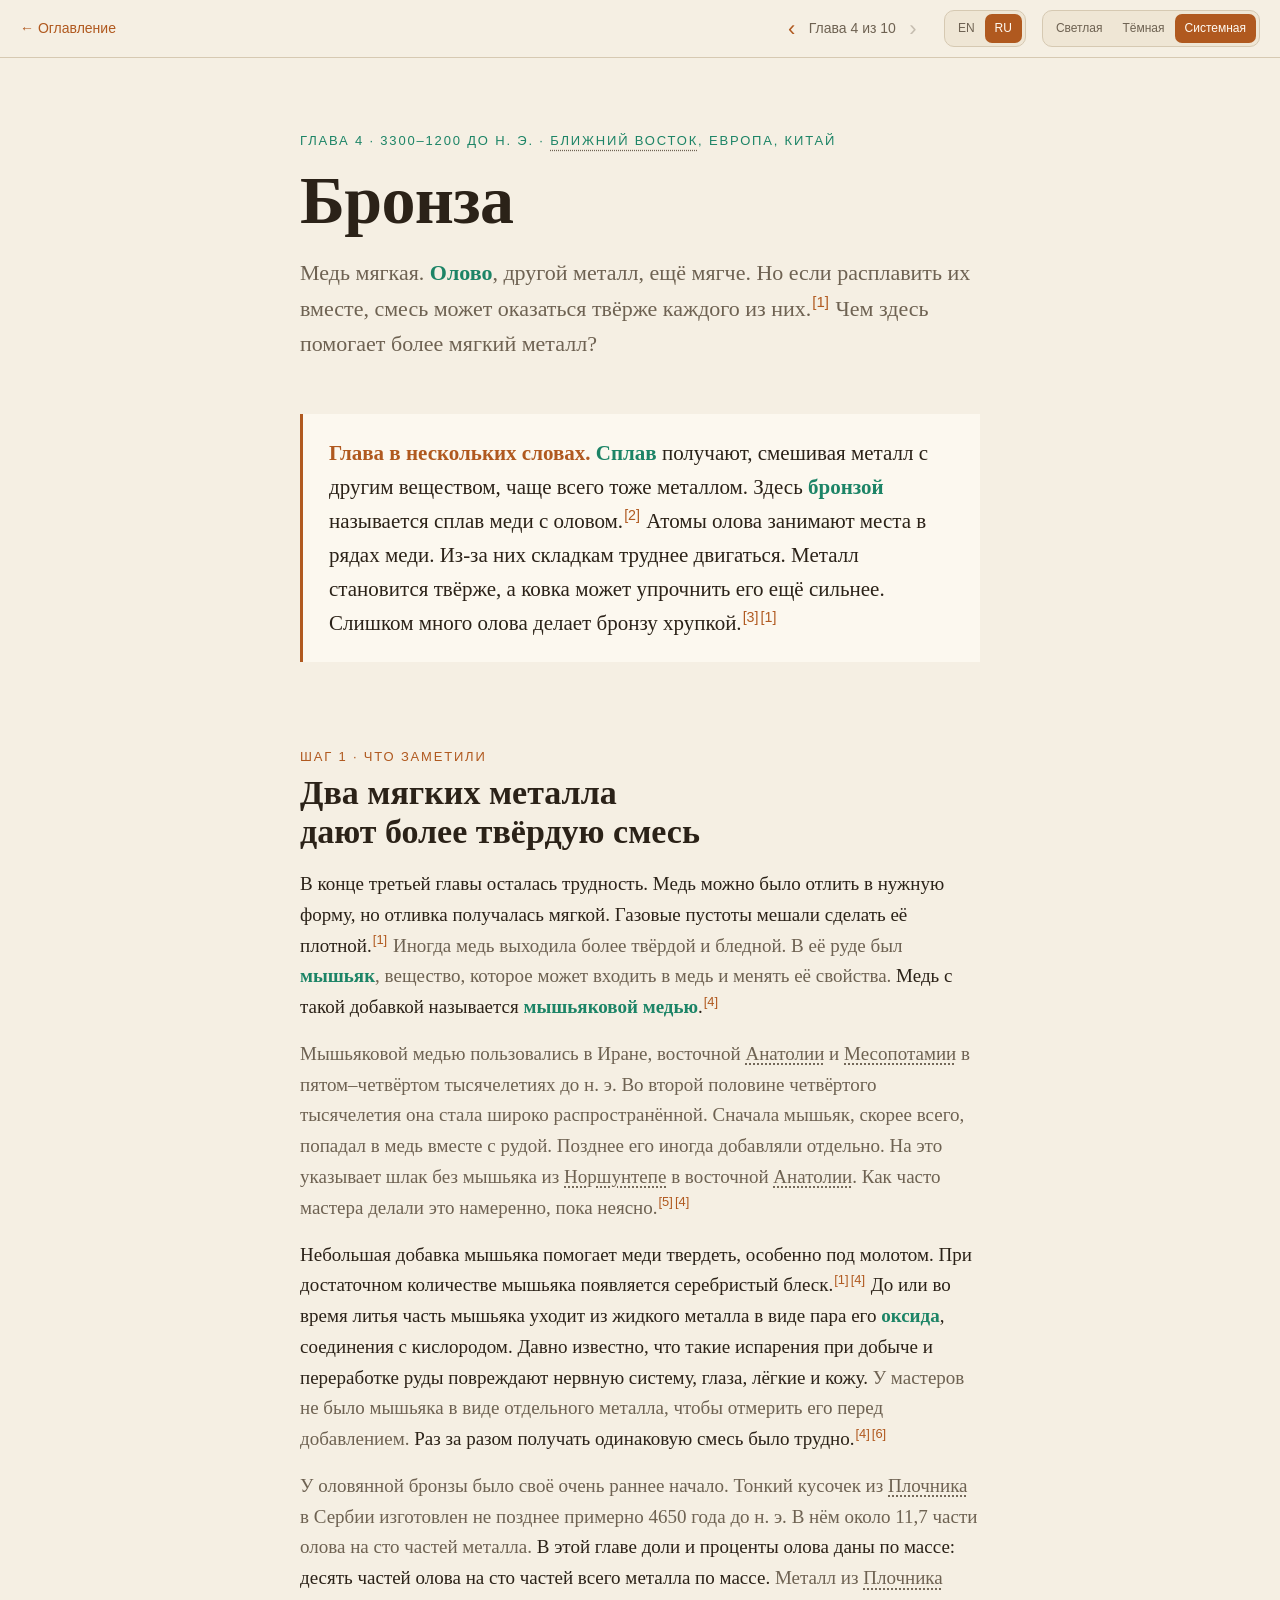
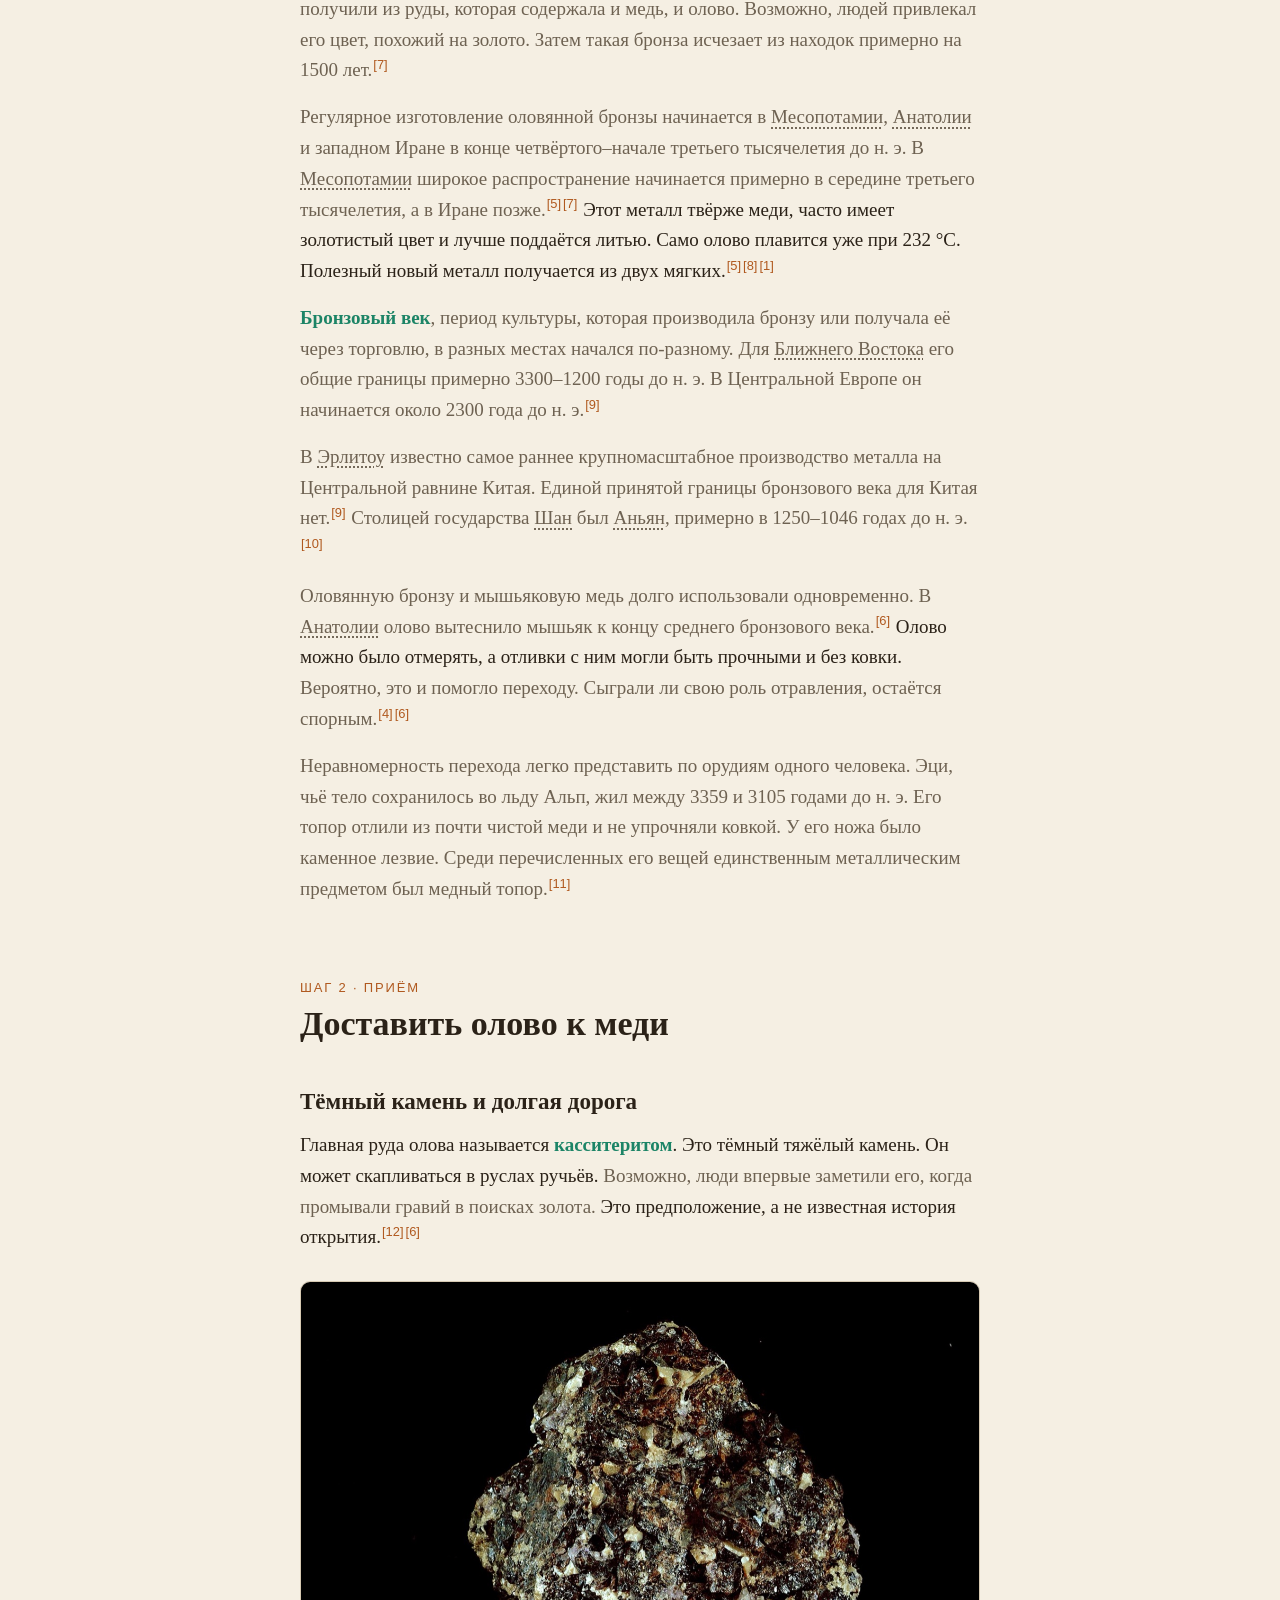
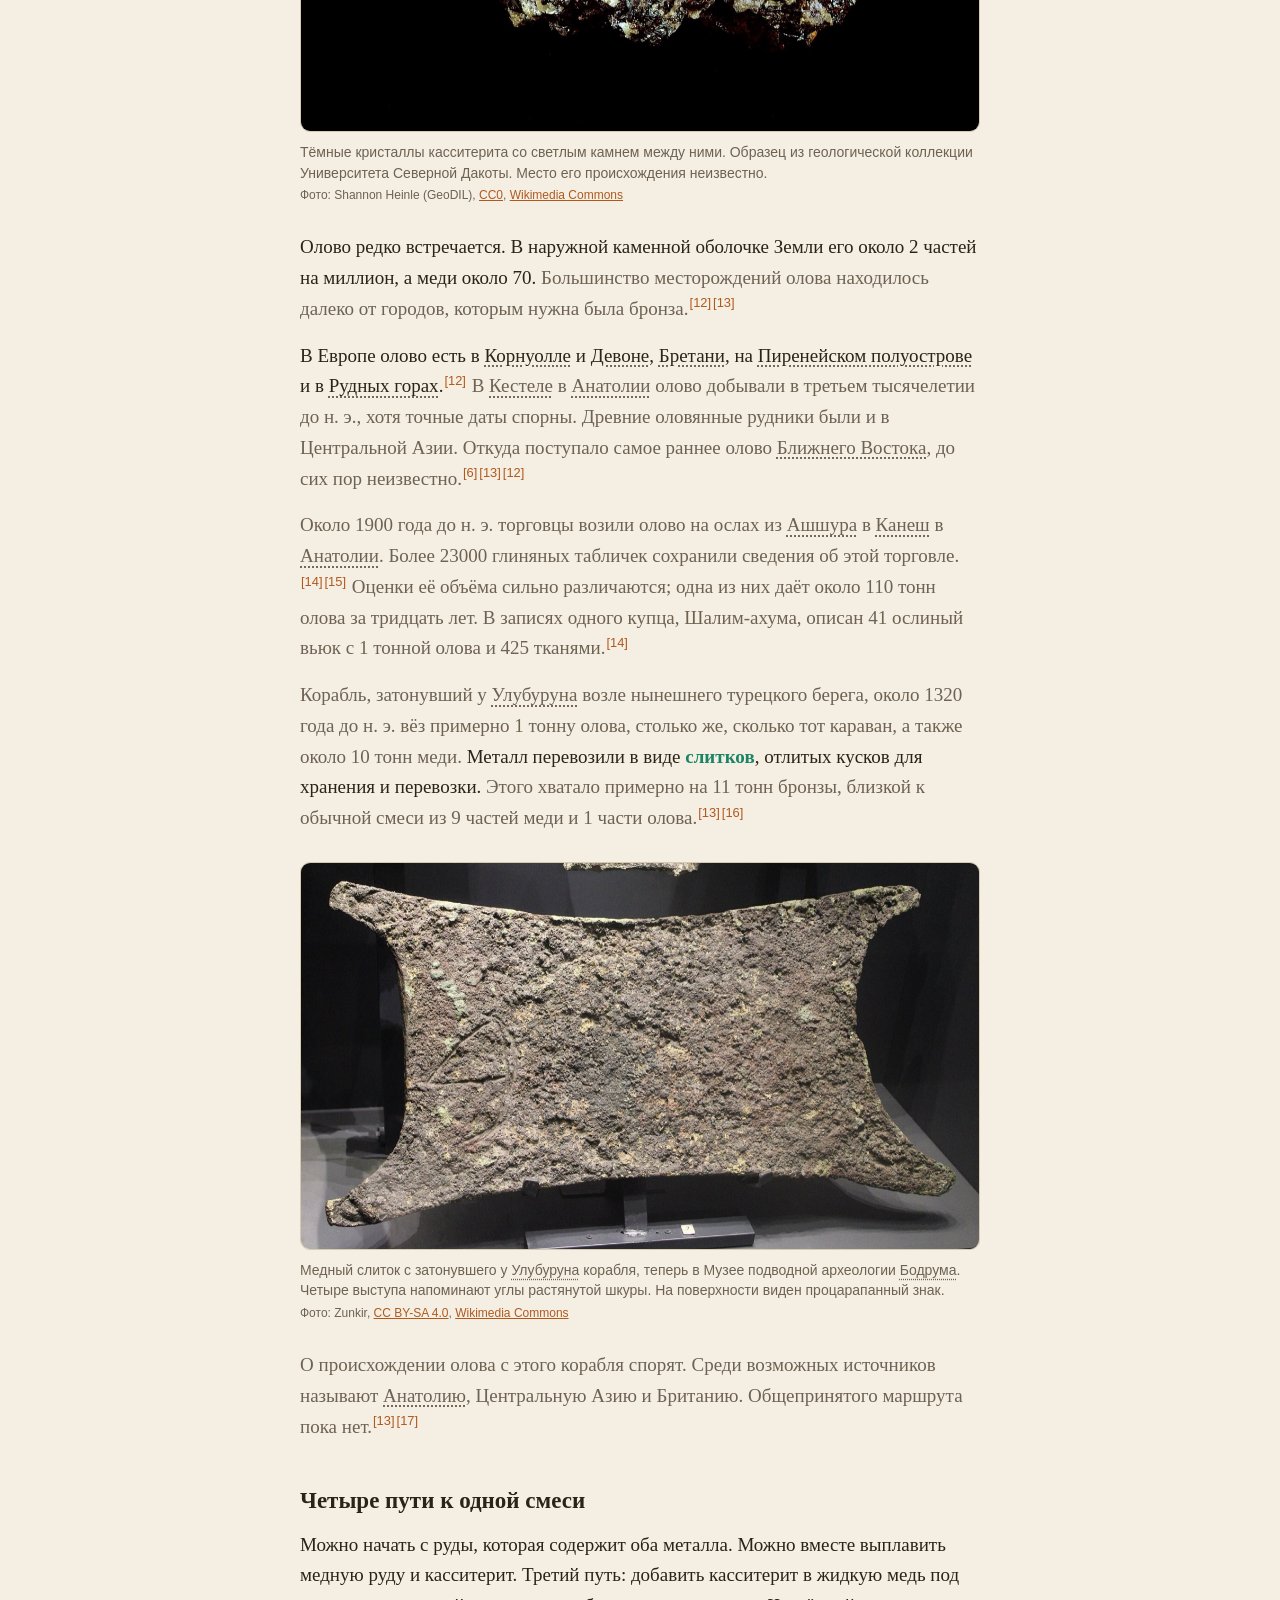
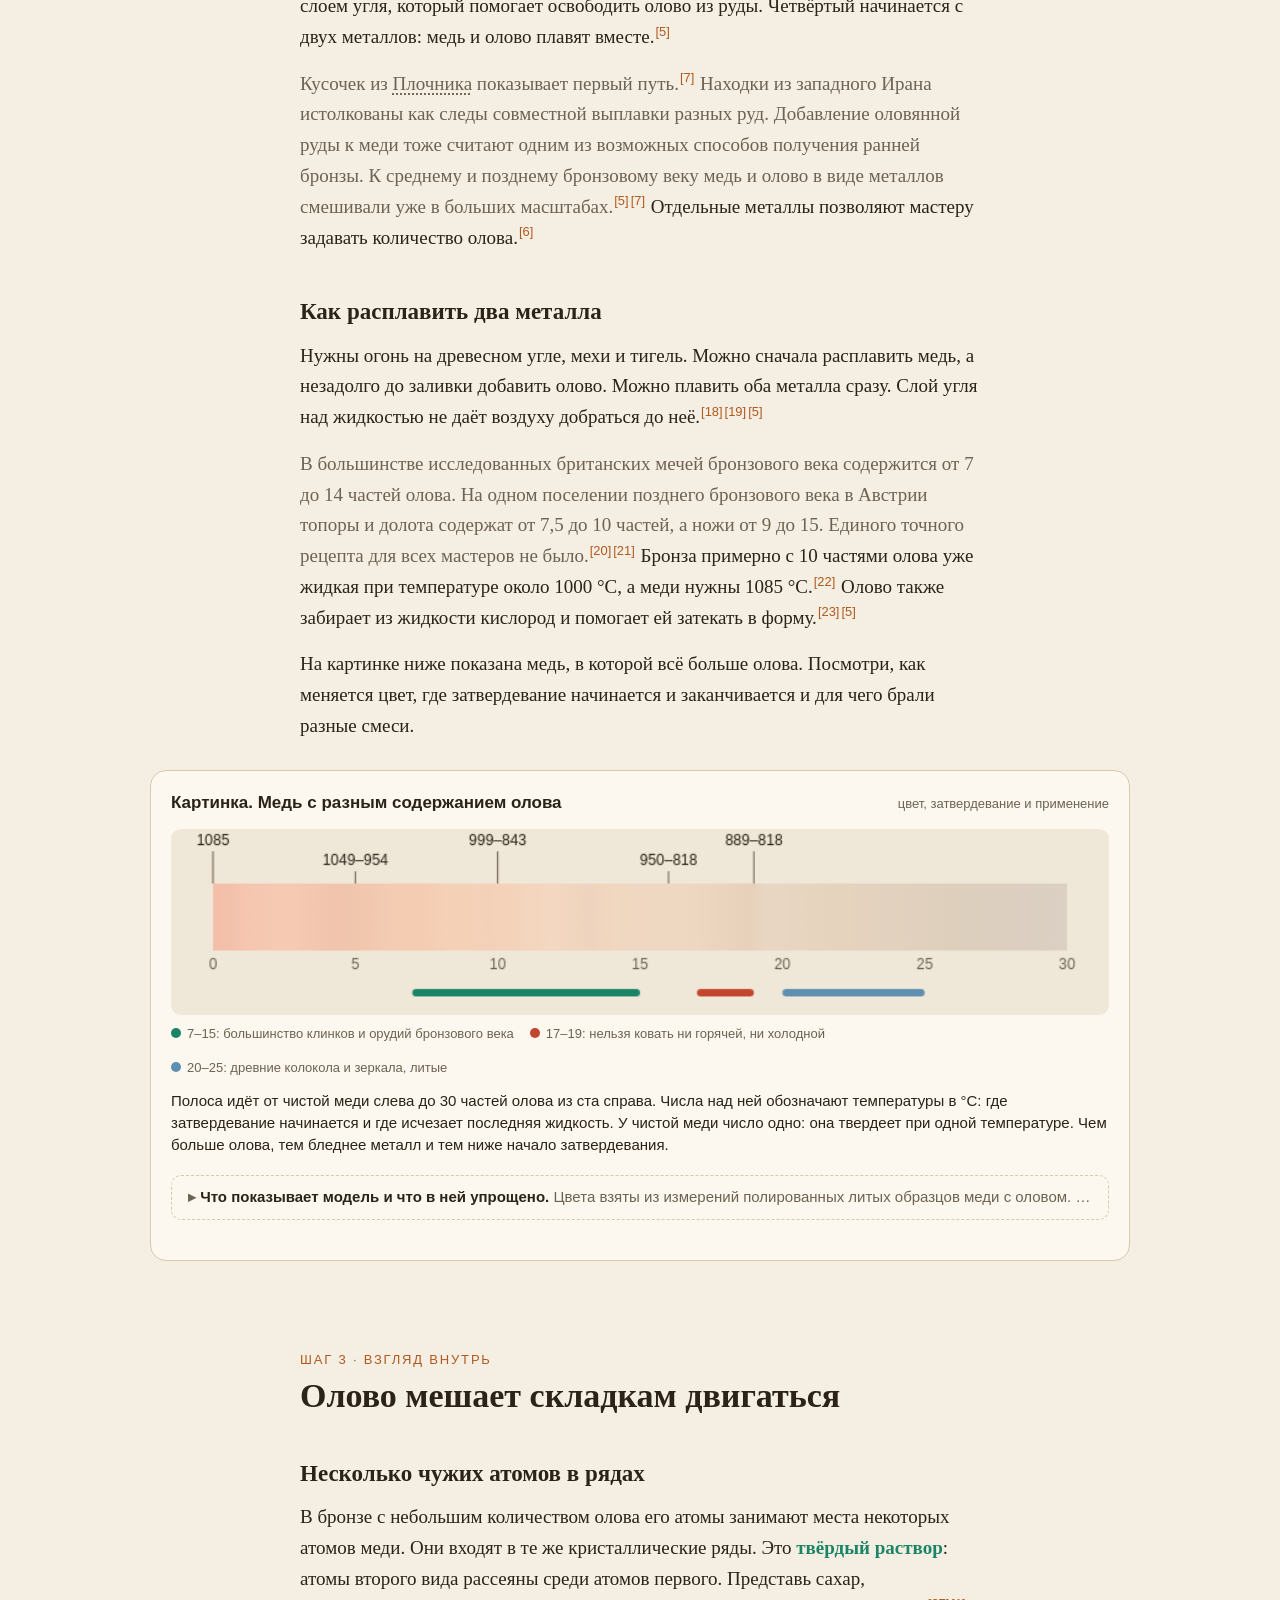
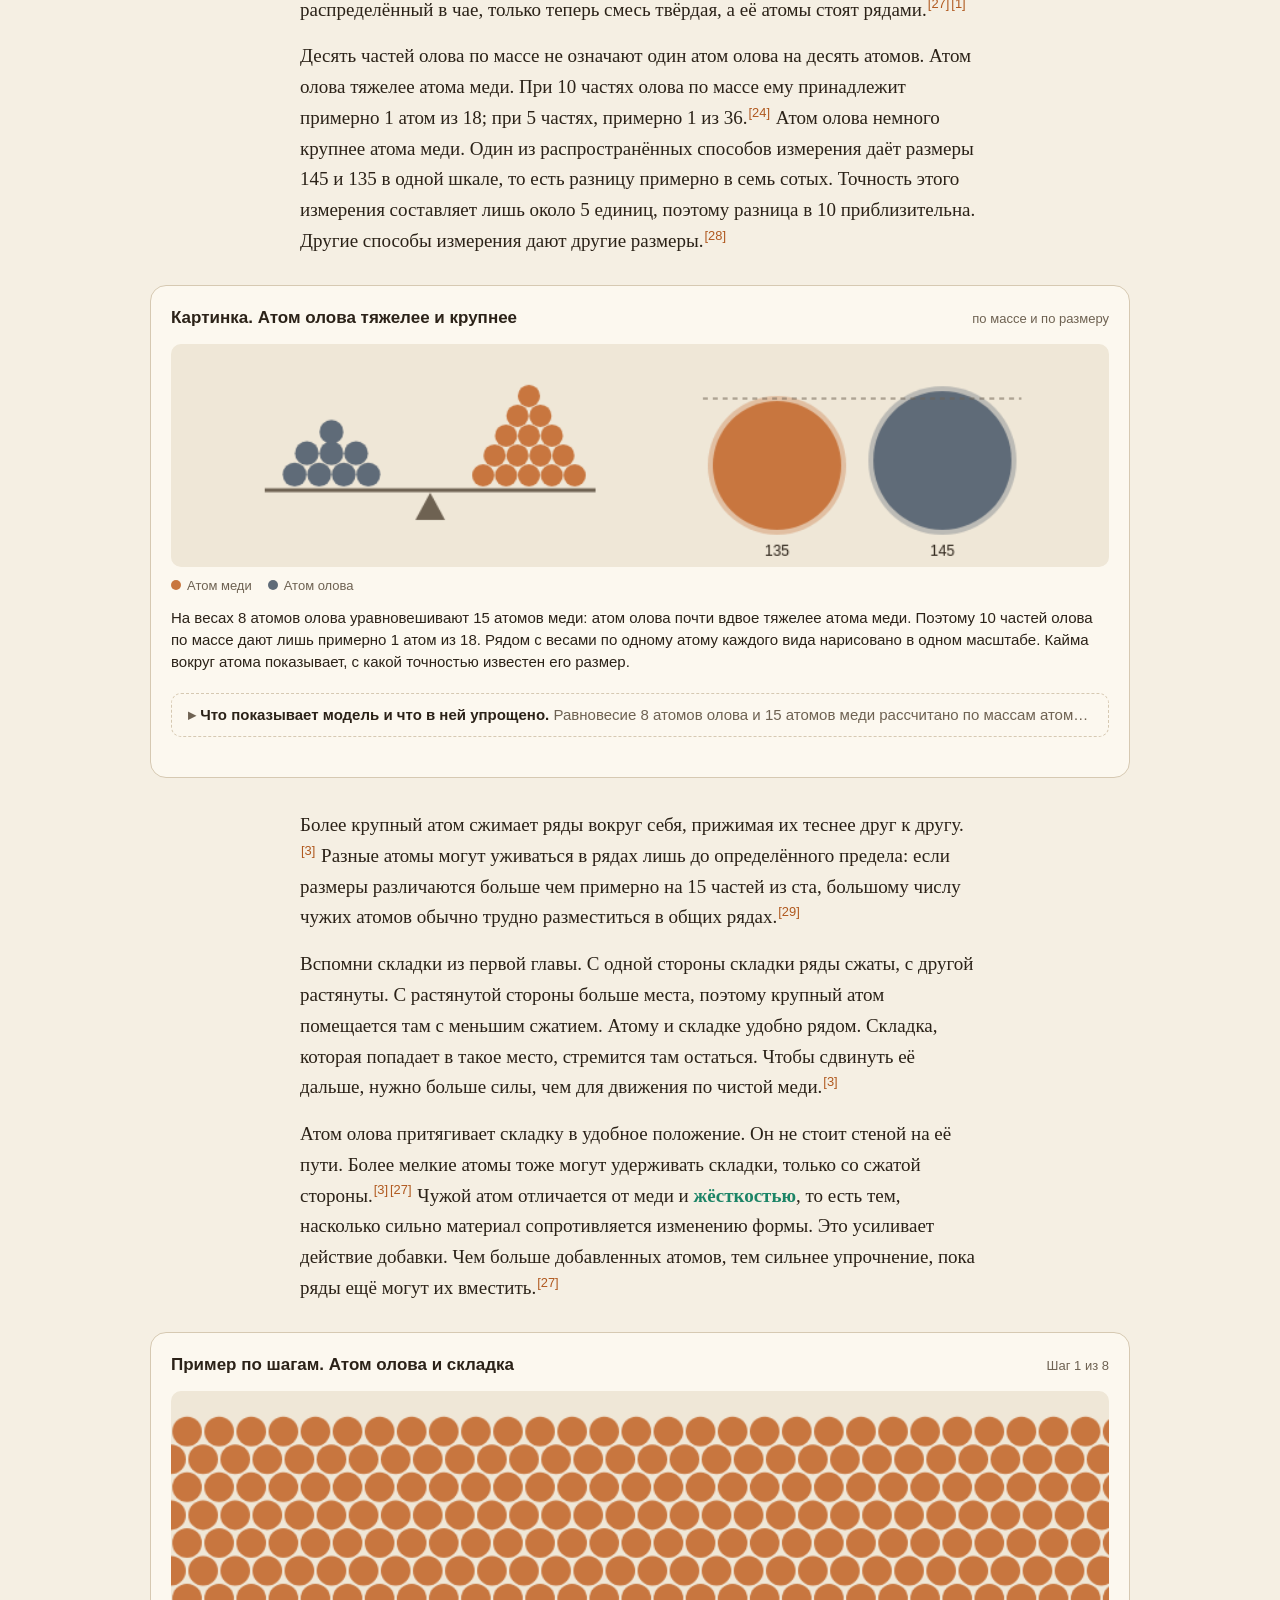
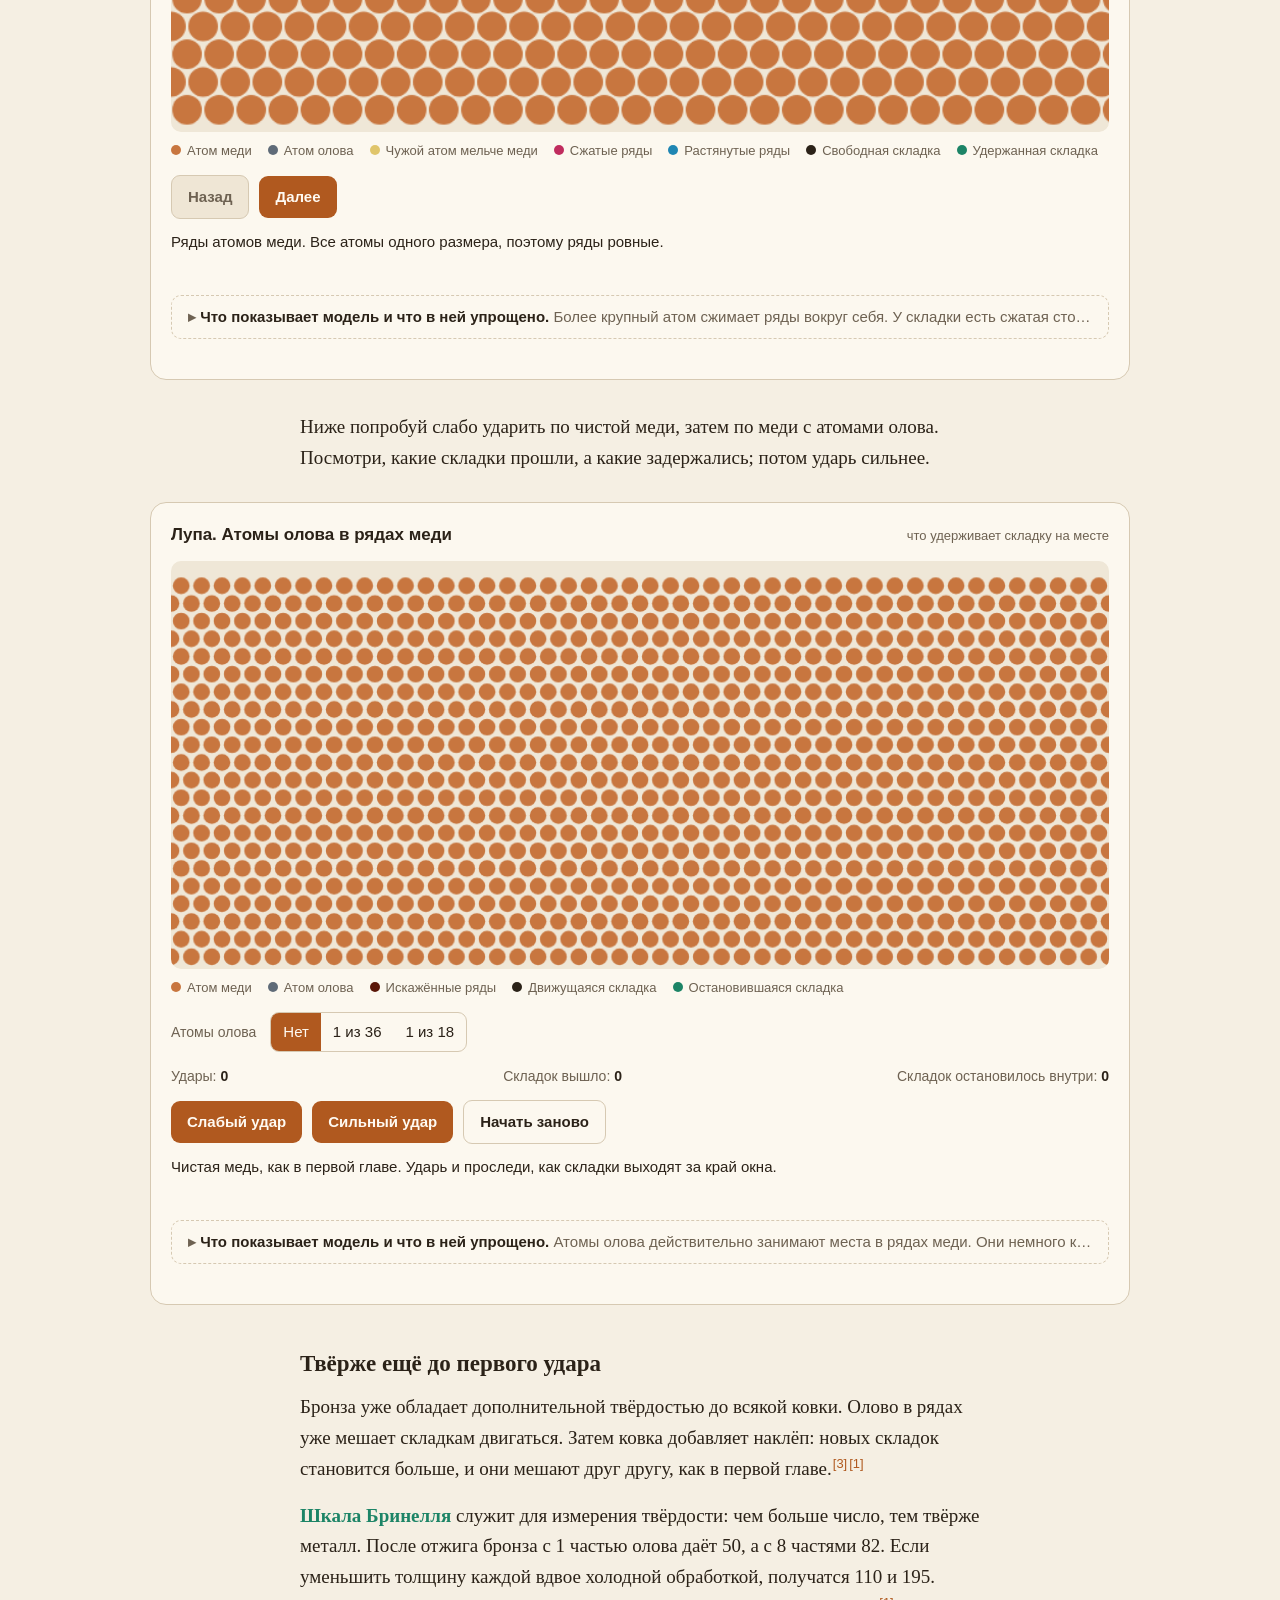
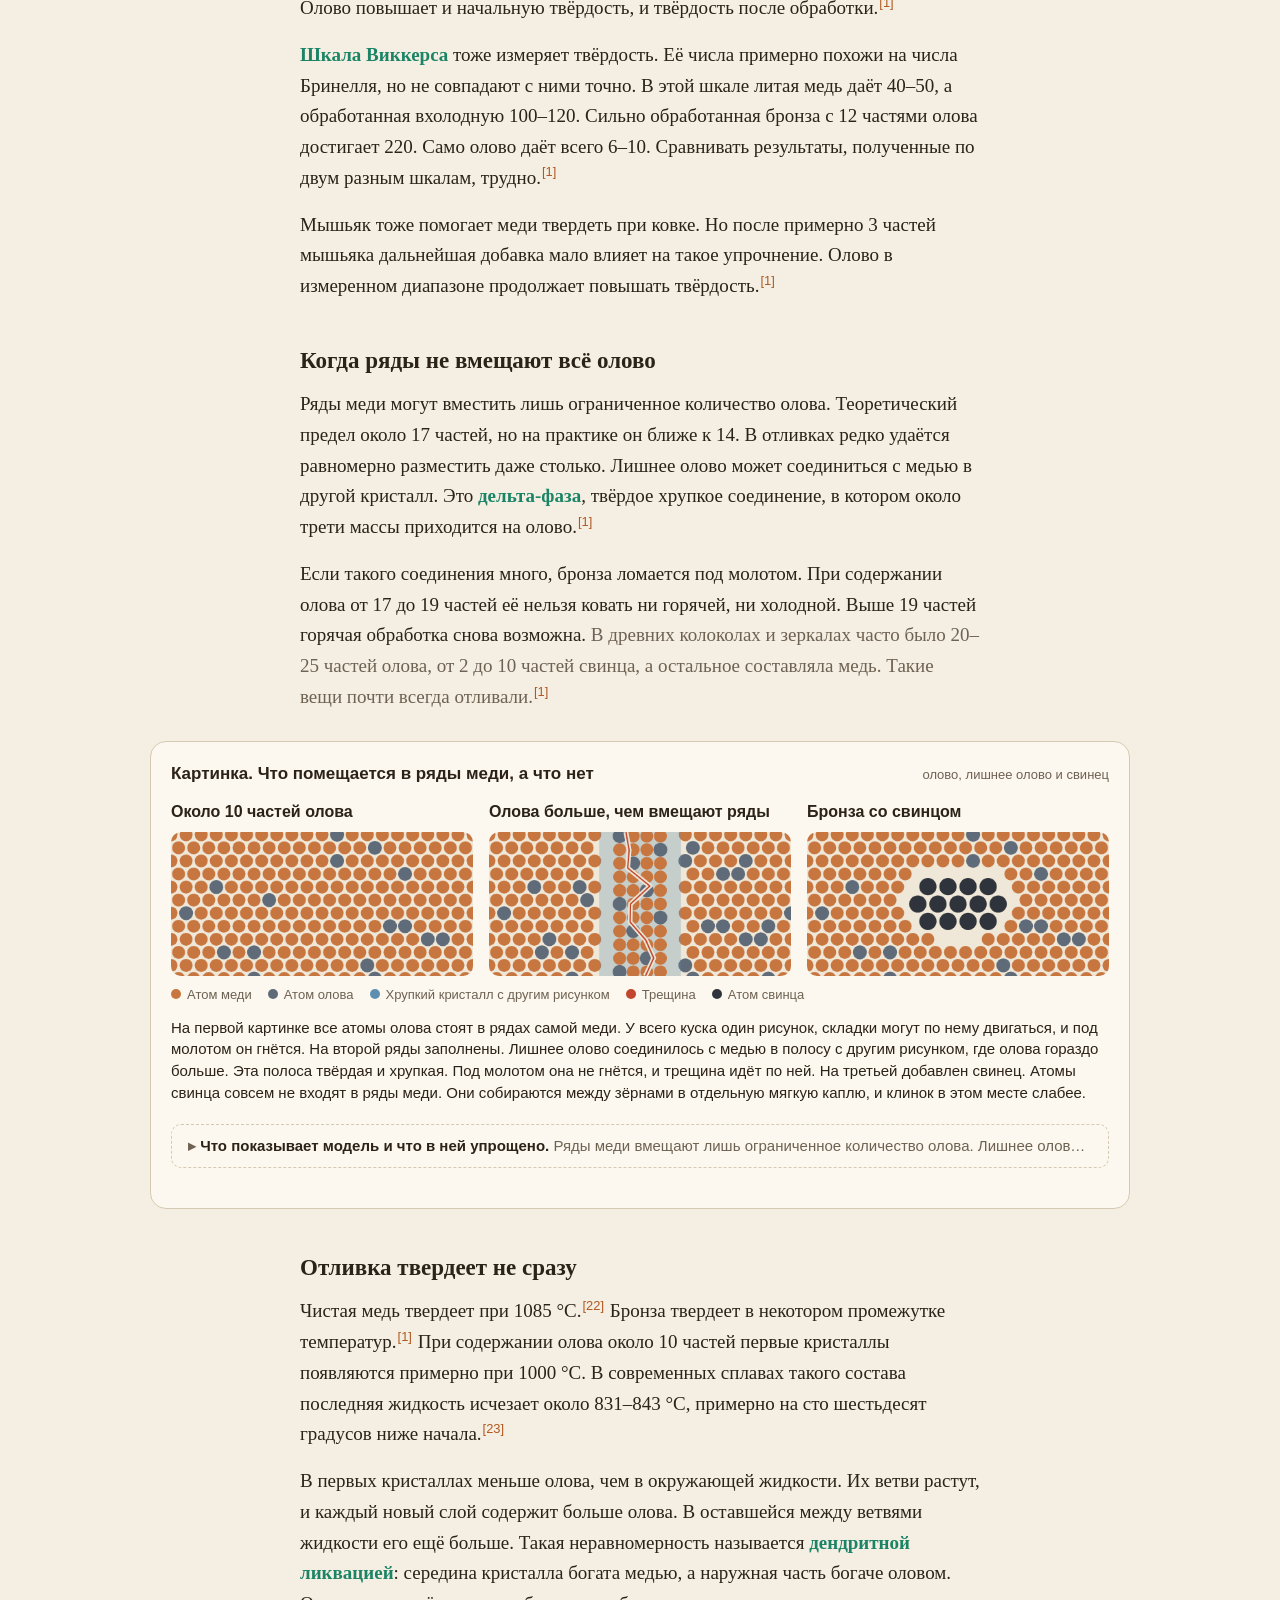
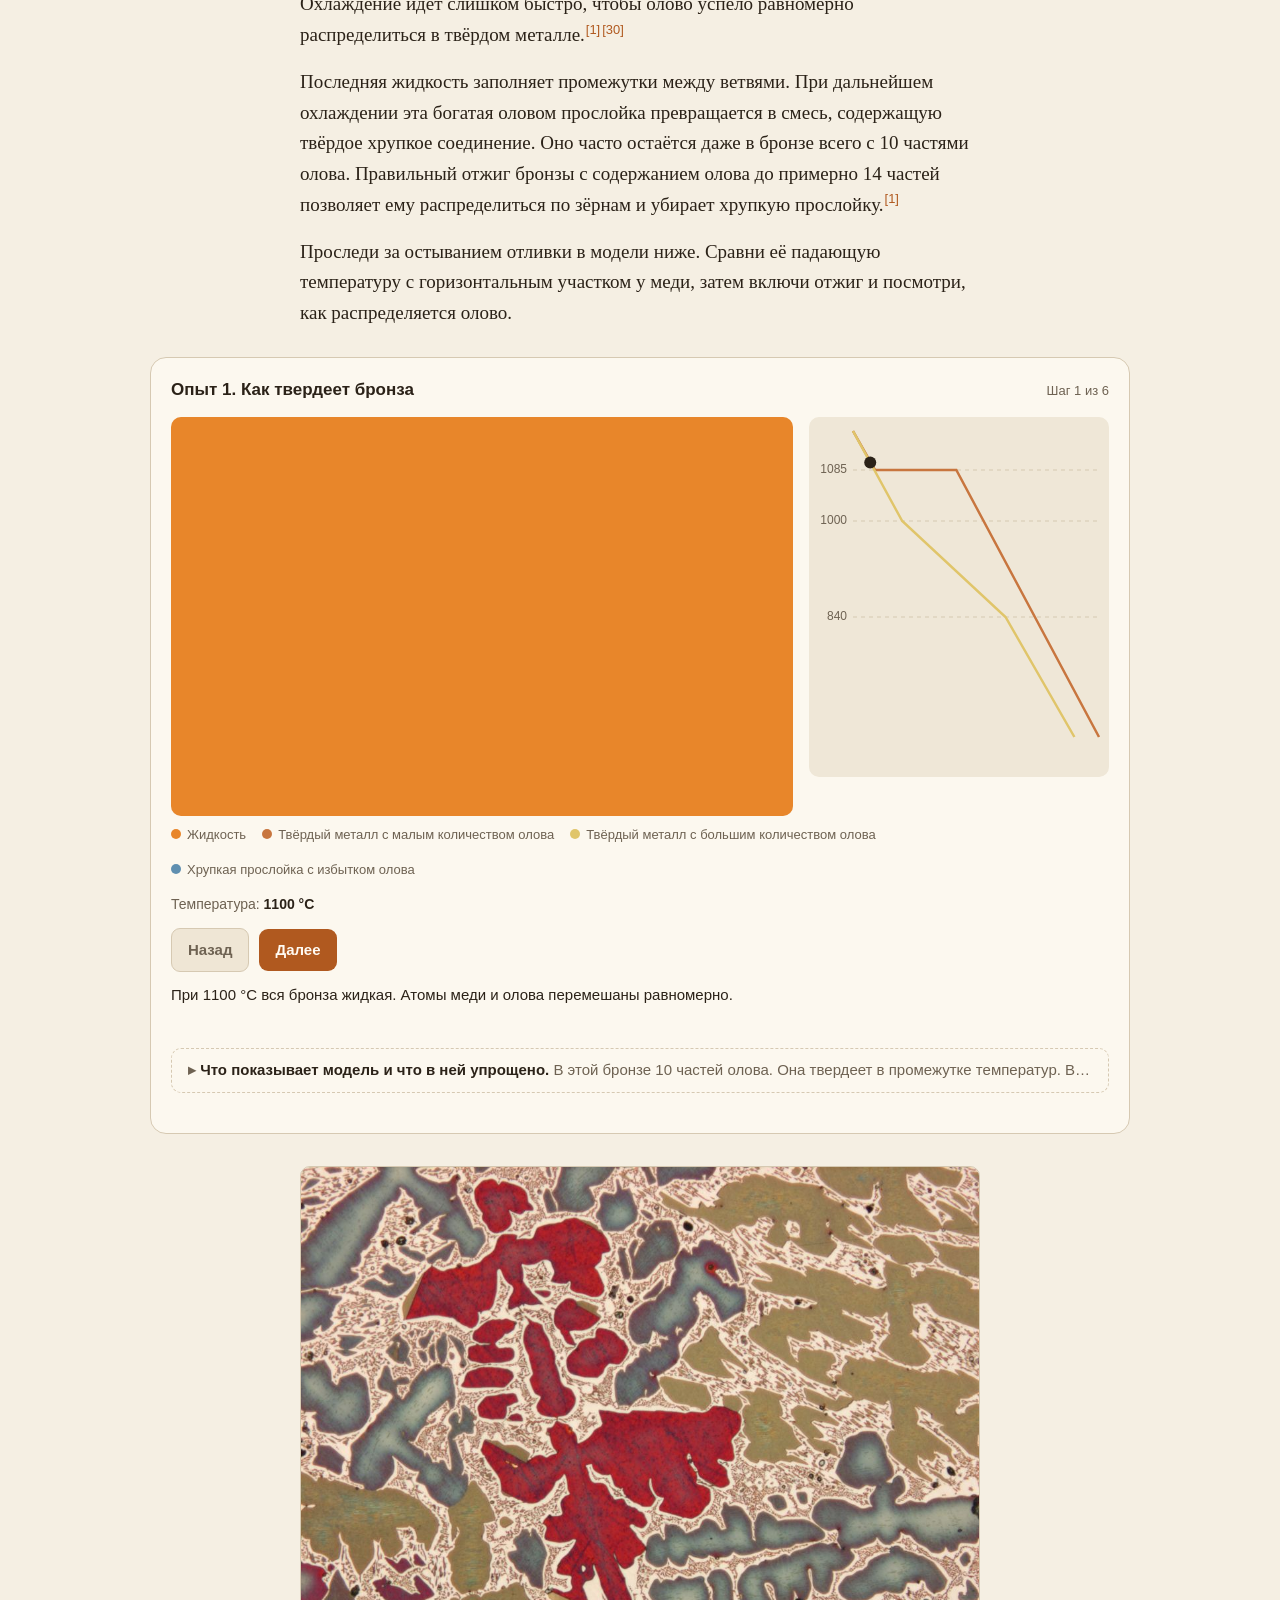
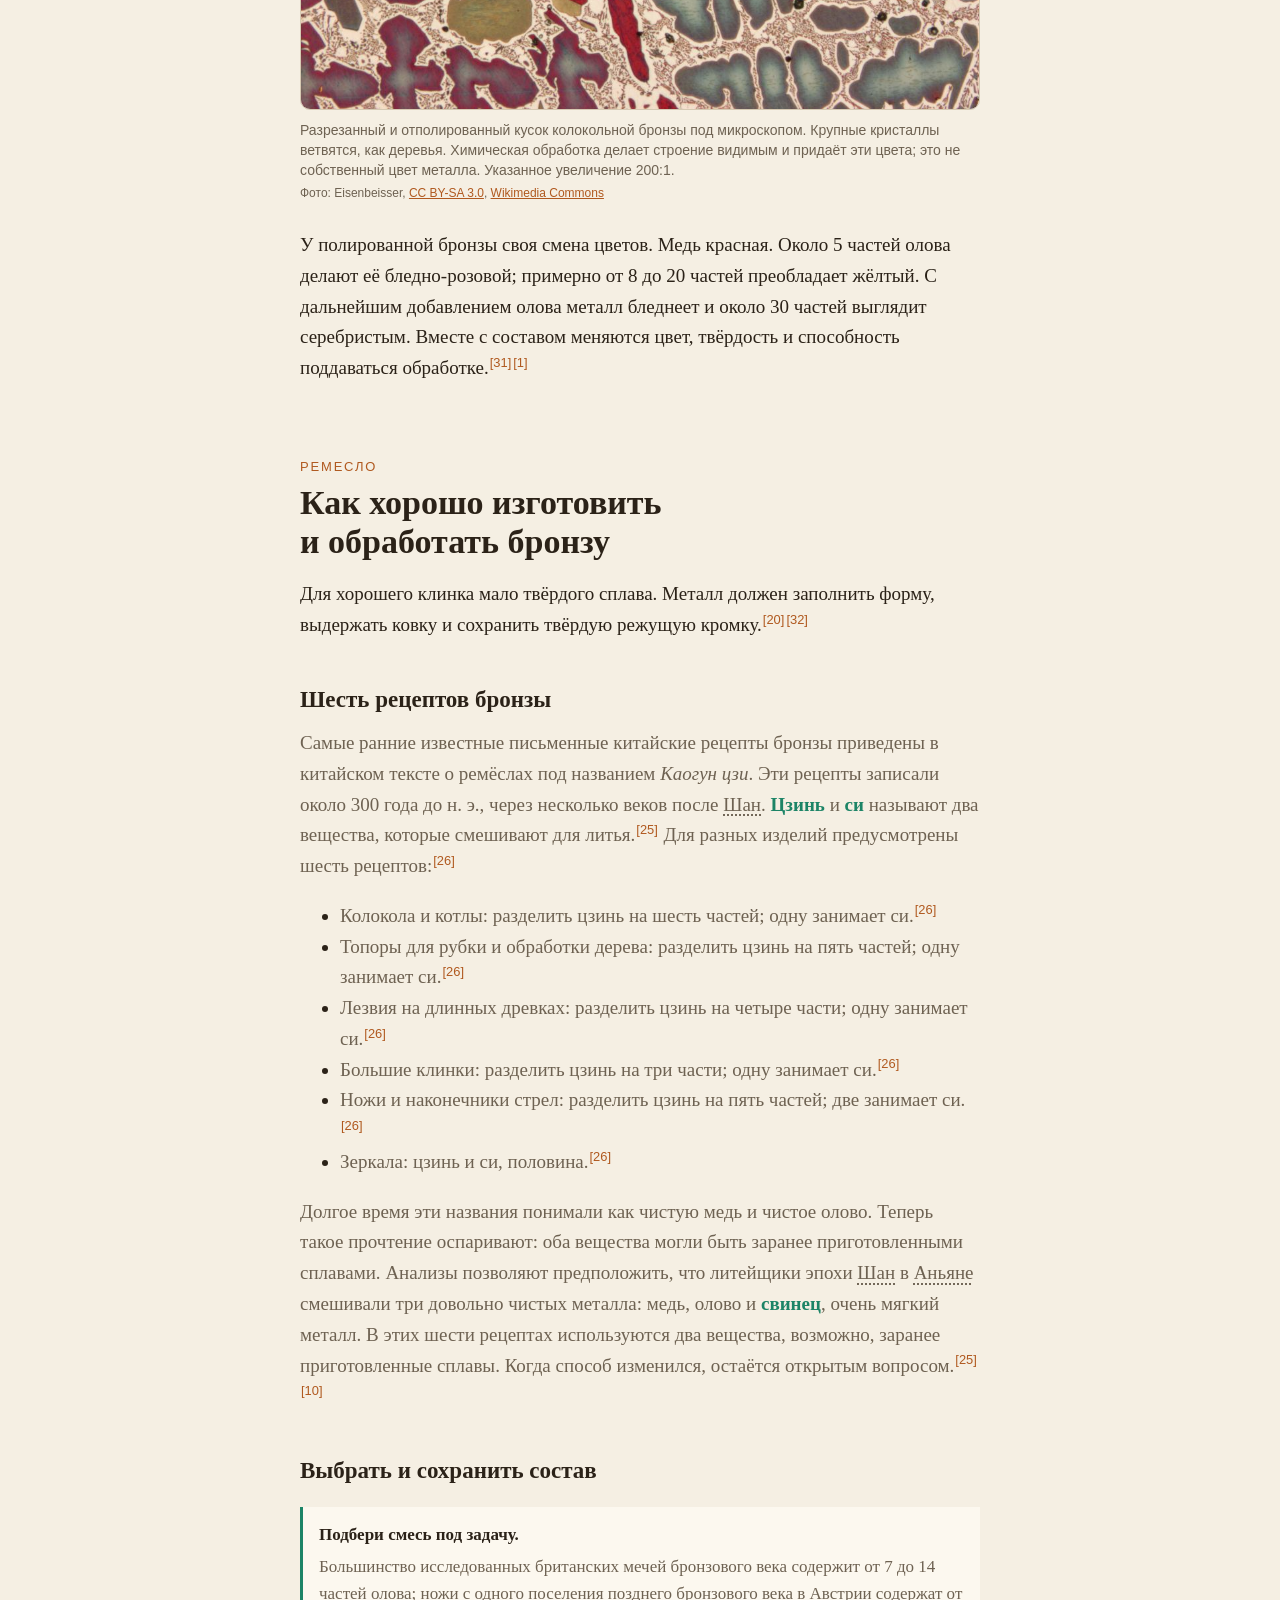
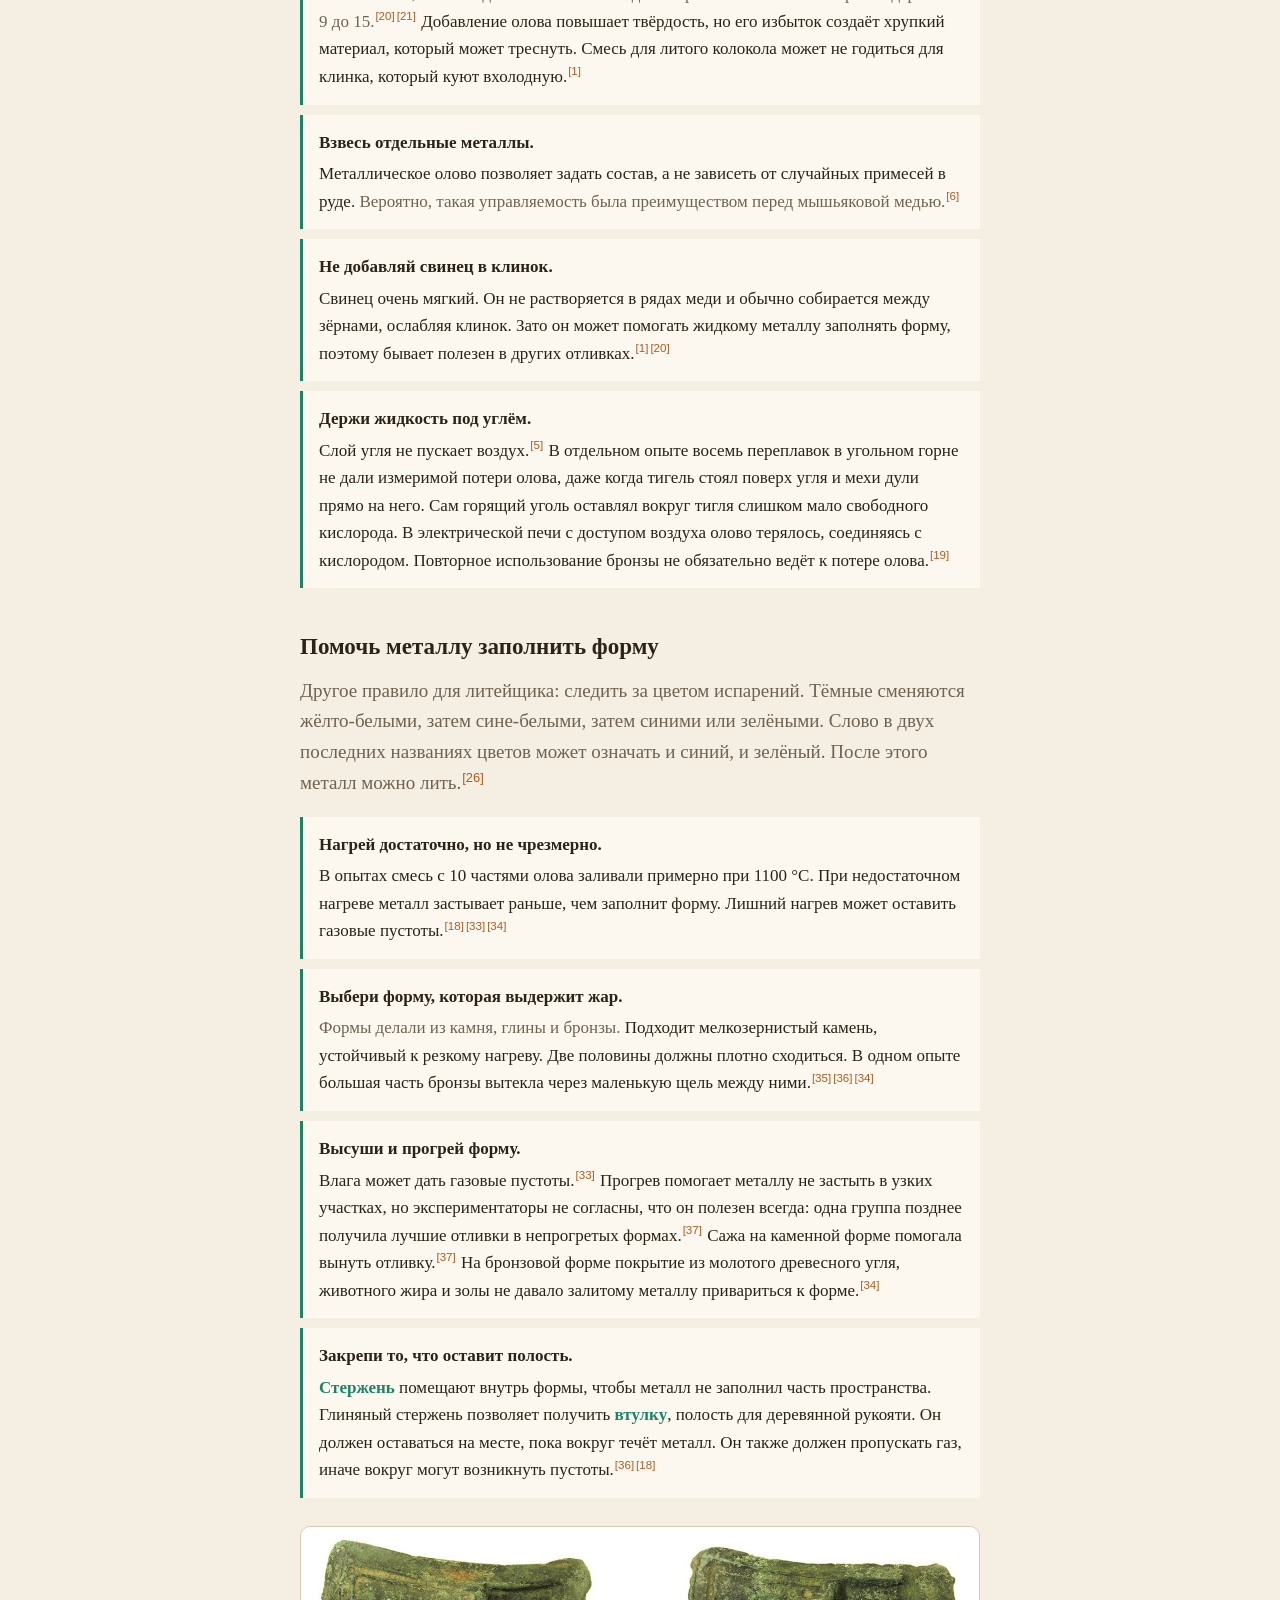
<file: ru/ch4.html>
<!doctype html>
<html lang="ru">
<head>
<meta charset="utf-8">
<meta name="viewport" content="width=device-width, initial-scale=1">
<title>Глава 4. Бронза | Металл: от самородка до монокристалла</title>
<meta name="description" content="Медь мягкая. Олово, другой металл, ещё мягче. Но если расплавить их вместе, смесь может оказаться твёрже каждого из них. Чем здесь помогает более мягкий металл?">
<link rel="canonical" href="https://baronets-turk.github.io/metal-book/ru/ch4.html">
<link rel="alternate" hreflang="en" href="https://baronets-turk.github.io/metal-book/ch4.html">
<link rel="alternate" hreflang="ru" href="https://baronets-turk.github.io/metal-book/ru/ch4.html">
<link rel="alternate" hreflang="x-default" href="https://baronets-turk.github.io/metal-book/ch4.html">
<meta property="og:type" content="article">
<meta property="og:title" content="Глава 4. Бронза">
<meta property="og:description" content="Медь мягкая. Олово, другой металл, ещё мягче. Но если расплавить их вместе, смесь может оказаться твёрже каждого из них. Чем здесь помогает более мягкий металл?">
<meta property="og:url" content="https://baronets-turk.github.io/metal-book/ru/ch4.html">
<meta property="og:image" content="https://baronets-turk.github.io/metal-book/assets/img/bronze-pour.jpg">
<link rel="stylesheet" href="../assets/style.css?v=48">
<script src="../assets/ui.ru.js?v=48"></script>
<script src="../assets/theme.js?v=48"></script>
</head>
<body>

<nav class="topbar">
  <a href="index.html"><span class="back-mark">←</span> Оглавление</a>
  <span class="chapter-nav"><a class="chapter-step" href="ch3.html" title="Металл из камня" aria-label="Металл из камня">‹</a><span class="topbar-info">Глава 4 из 10</span><span class="chapter-step off" aria-hidden="true">›</span></span>
</nav>

<header class="hero">
  <div class="eyebrow">Глава 4 · 3300–1200 до н. э. · <span class="old-name" tabindex="0" data-now="Земли вокруг востока Средиземного моря, от Турции и Египта до Ирака. Другое название: Передний Восток.">Ближний Восток</span>, Европа, Китай</div>
  <h1>Бронза</h1>
  <p class="lead">Медь мягкая. <span class="term">Олово</span>, другой металл, ещё мягче. Но если расплавить их вместе, смесь может оказаться твёрже каждого из них.<a class="fn" href="#s-scott"></a> Чем здесь помогает более мягкий металл?</p>
</header>

<div class="core">
  <p><b>Глава в нескольких словах.</b> <span class="term">Сплав</span> получают, смешивая металл с другим веществом, чаще всего тоже металлом. Здесь <span class="term">бронзой</span> называется сплав меди с оловом.<a class="fn" href="#s-bronze"></a> Атомы олова занимают места в рядах меди. Из-за них складкам труднее двигаться. Металл становится твёрже, а ковка может упрочнить его ещё сильнее. Слишком много олова делает бронзу хрупкой.<a class="fn" href="#s-solute"></a><a class="fn" href="#s-scott"></a></p>
</div>

<main>

<section>
  <div class="step">Шаг 1 · Что заметили</div>
  <h2>Два мягких металла дают более твёрдую смесь</h2>
  <p>В конце третьей главы осталась трудность. Медь можно было отлить в нужную форму, но отливка получалась мягкой. Газовые пустоты мешали сделать её плотной.<a class="fn" href="#s-scott"></a> <span class="history">Иногда медь выходила более твёрдой и бледной.</span> <span class="history">В её руде был <span class="term">мышьяк</span>, вещество, которое может входить в медь и менять её свойства.</span> Медь с такой добавкой называется <span class="term">мышьяковой медью</span>.<a class="fn" href="#s-arsenical"></a></p>
  <p><span class="history">Мышьяковой медью пользовались в Иране, восточной <span class="old-name" tabindex="0" data-now="Сейчас: бо́льшая, азиатская часть Турции.">Анатолии</span> и <span class="old-name" tabindex="0" data-now="Сейчас: примерно Ирак, земли вдоль рек Тигр и Евфрат.">Месопотамии</span> в пятом–четвёртом тысячелетиях до н. э.</span> <span class="history">Во второй половине четвёртого тысячелетия она стала широко распространённой.</span> <span class="history">Сначала мышьяк, скорее всего, попадал в медь вместе с рудой.</span> <span class="history">Позднее его иногда добавляли отдельно.</span> <span class="history">На это указывает шлак без мышьяка из Норшунтепе в восточной Анатолии.</span> <span class="history">Как часто мастера делали это намеренно, пока неясно.<a class="fn" href="#s-oudbashi"></a><a class="fn" href="#s-arsenical"></a></span></p>
  <p>Небольшая добавка мышьяка помогает меди твердеть, особенно под молотом. При достаточном количестве мышьяка появляется серебристый блеск.<a class="fn" href="#s-scott"></a><a class="fn" href="#s-arsenical"></a> До или во время литья часть мышьяка уходит из жидкого металла в виде пара его <span class="term">оксида</span>, соединения с кислородом. Давно известно, что такие испарения при добыче и переработке руды повреждают нервную систему, глаза, лёгкие и кожу. <span class="history">У мастеров не было мышьяка в виде отдельного металла, чтобы отмерить его перед добавлением.</span> Раз за разом получать одинаковую смесь было трудно.<a class="fn" href="#s-arsenical"></a><a class="fn" href="#s-anatolia"></a></p>
  <p><span class="history">У оловянной бронзы было своё очень раннее начало.</span> <span class="history">Тонкий кусочек из Плочника в Сербии изготовлен не позднее примерно 4650 года до н. э.</span> <span class="history">В нём около 11,7 части олова на сто частей металла.</span> В этой главе доли и проценты олова даны по массе: десять частей олова на сто частей всего металла по массе. <span class="history">Металл из Плочника получили из руды, которая содержала и медь, и олово.</span> <span class="history">Возможно, людей привлекал его цвет, похожий на золото.</span> <span class="history">Затем такая бронза исчезает из находок примерно на 1500 лет.<a class="fn" href="#s-plocnik"></a></span></p>
  <p><span class="history">Регулярное изготовление оловянной бронзы начинается в Месопотамии, Анатолии и западном Иране в конце четвёртого–начале третьего тысячелетия до н. э.</span> <span class="history">В Месопотамии широкое распространение начинается примерно в середине третьего тысячелетия, а в Иране позже.<a class="fn" href="#s-oudbashi"></a><a class="fn" href="#s-plocnik"></a></span> Этот металл твёрже меди, часто имеет золотистый цвет и лучше поддаётся литью. Само олово плавится уже при 232 °C. Полезный новый металл получается из двух мягких.<a class="fn" href="#s-oudbashi"></a><a class="fn" href="#s-tin"></a><a class="fn" href="#s-scott"></a></p>
  <p><span class="history"><span class="term">Бронзовый век</span>, период культуры, которая производила бронзу или получала её через торговлю, в разных местах начался по-разному.</span> <span class="history">Для <span class="old-name" tabindex="0" data-now="Земли вокруг востока Средиземного моря, от Турции и Египта до Ирака. Другое название: Передний Восток.">Ближнего Востока</span> его общие границы примерно 3300–1200 годы до н. э.</span> <span class="history">В Центральной Европе он начинается около 2300 года до н. э.<a class="fn" href="#s-bronze-age"></a></span></p>
  <p><span class="history">В Эрлитоу известно самое раннее крупномасштабное производство металла на Центральной равнине Китая.</span> <span class="history">Единой принятой границы бронзового века для Китая нет.<a class="fn" href="#s-bronze-age"></a></span> <span class="history">Столицей государства Шан был Аньян, примерно в 1250–1046 годах до н. э.<a class="fn" href="#s-pollard"></a></span></p>
  <p><span class="history">Оловянную бронзу и мышьяковую медь долго использовали одновременно.</span> <span class="history">В Анатолии олово вытеснило мышьяк к концу среднего бронзового века.<a class="fn" href="#s-anatolia"></a></span> Олово можно было отмерять, а отливки с ним могли быть прочными и без ковки. <span class="history">Вероятно, это и помогло переходу.</span> <span class="history">Сыграли ли свою роль отравления, остаётся спорным.<a class="fn" href="#s-arsenical"></a><a class="fn" href="#s-anatolia"></a></span></p>
  <p><span class="history">Неравномерность перехода легко представить по орудиям одного человека.</span> <span class="history">Эци, чьё тело сохранилось во льду Альп, жил между 3359 и 3105 годами до н. э.</span> <span class="history">Его топор отлили из почти чистой меди и не упрочняли ковкой.</span> <span class="history">У его ножа было каменное лезвие.</span> <span class="history">Среди перечисленных его вещей единственным металлическим предметом был медный топор.<a class="fn" href="#s-otzi"></a></span></p>
</section>

<section>
  <div class="step">Шаг 2 · Приём</div>
  <h2>Доставить олово к меди</h2>
  <h3>Тёмный камень и долгая дорога</h3>
  <p>Главная руда олова называется <span class="term">касситеритом</span>. Это тёмный тяжёлый камень. Он может скапливаться в руслах ручьёв. <span class="history">Возможно, люди впервые заметили его, когда промывали гравий в поисках золота.</span> Это предположение, а не известная история открытия.<a class="fn" href="#s-tin-trade"></a><a class="fn" href="#s-anatolia"></a></p>
  <figure class="photo">
    <img src="../assets/img/cassiterite.jpg" alt="Буро-чёрные кристаллы со светлыми участками на чёрном фоне" width="1280" height="848" loading="lazy">
    <figcaption>
      <p>Тёмные кристаллы касситерита со светлым камнем между ними. Образец из геологической коллекции Университета Северной Дакоты. Место его происхождения неизвестно.</p>
      <p class="credit">Фото: Shannon Heinle (GeoDIL), <a href="https://creativecommons.org/publicdomain/zero/1.0/">CC0</a>, <a href="https://commons.wikimedia.org/wiki/File:Cassiterite_(GeoDIL_number_-_37).jpg">Wikimedia Commons</a></p>
    </figcaption>
  </figure>
  <p>Олово редко встречается. В наружной каменной оболочке Земли его около 2 частей на миллион, а меди около 70. <span class="history">Большинство месторождений олова находилось далеко от городов, которым нужна была бронза.<a class="fn" href="#s-tin-trade"></a><a class="fn" href="#s-powell"></a></span></p>
  <p>В Европе олово есть в Корнуолле и Девоне, Бретани, на Пиренейском полуострове и в Рудных горах.<a class="fn" href="#s-tin-trade"></a> <span class="history">В Кестеле в <span class="old-name" tabindex="0" data-now="Сейчас: бо́льшая, азиатская часть Турции.">Анатолии</span> олово добывали в третьем тысячелетии до н. э., хотя точные даты спорны.</span> <span class="history">Древние оловянные рудники были и в Центральной Азии.</span> <span class="history">Откуда поступало самое раннее олово Ближнего Востока, до сих пор неизвестно.<a class="fn" href="#s-anatolia"></a><a class="fn" href="#s-powell"></a><a class="fn" href="#s-tin-trade"></a></span></p>
  <p><span class="history">Около 1900 года до н. э. торговцы возили олово на ослах из <span class="old-name" tabindex="0" data-now="Сейчас: руины на реке Тигр в Ираке.">Ашшура</span> в <span class="old-name" tabindex="0" data-now="Сейчас: место раскопок Кюльтепе в центральной Турции.">Канеш</span> в Анатолии.</span> <span class="history">Более 23000 глиняных табличек сохранили сведения об этой торговле.<a class="fn" href="#s-dercksen"></a><a class="fn" href="#s-kultepe"></a></span> <span class="history">Оценки её объёма сильно различаются; одна из них даёт около 110 тонн олова за тридцать лет.</span> <span class="history">В записях одного купца, Шалим-ахума, описан 41 ослиный вьюк с 1 тонной олова и 425 тканями.<a class="fn" href="#s-dercksen"></a></span></p>
  <p><span class="history">Корабль, затонувший у Улубуруна возле нынешнего турецкого берега, около 1320 года до н. э. вёз примерно 1 тонну олова, столько же, сколько тот караван, а также около 10 тонн меди.</span> Металл перевозили в виде <span class="term">слитков</span>, отлитых кусков для хранения и перевозки. <span class="history">Этого хватало примерно на 11 тонн бронзы, близкой к обычной смеси из 9 частей меди и 1 части олова.<a class="fn" href="#s-powell"></a><a class="fn" href="#s-uluburun"></a></span></p>
  <figure class="photo">
    <img src="../assets/img/oxhide-ingot.jpg" alt="Широкий медный слиток с четырьмя выступающими углами на вертикальной подставке" width="1280" height="729" loading="lazy">
    <figcaption>
      <p><span class="history">Медный слиток с затонувшего у Улубуруна корабля, теперь в Музее подводной археологии Бодрума.</span> Четыре выступа напоминают углы растянутой шкуры. На поверхности виден процарапанный знак.</p>
      <p class="credit">Фото: Zunkir, <a href="https://creativecommons.org/licenses/by-sa/4.0/">CC BY-SA 4.0</a>, <a href="https://commons.wikimedia.org/wiki/File:Uluburun_copper_ingot_oxhide_shaped.jpg">Wikimedia Commons</a></p>
    </figcaption>
  </figure>
  <p><span class="history">О происхождении олова с этого корабля спорят.</span> <span class="history">Среди возможных источников называют Анатолию, Центральную Азию и Британию.</span> <span class="history">Общепринятого маршрута пока нет.<a class="fn" href="#s-powell"></a><a class="fn" href="#s-berger"></a></span></p>
  <h3>Четыре пути к одной смеси</h3>
  <p>Можно начать с руды, которая содержит оба металла. Можно вместе выплавить медную руду и касситерит. Третий путь: добавить касситерит в жидкую медь под слоем угля, который помогает освободить олово из руды. Четвёртый начинается с двух металлов: медь и олово плавят вместе.<a class="fn" href="#s-oudbashi"></a></p>
  <p><span class="history">Кусочек из Плочника показывает первый путь.<a class="fn" href="#s-plocnik"></a></span> <span class="history">Находки из западного Ирана истолкованы как следы совместной выплавки разных руд.</span> <span class="history">Добавление оловянной руды к меди тоже считают одним из возможных способов получения ранней бронзы.</span> <span class="history">К среднему и позднему бронзовому веку медь и олово в виде металлов смешивали уже в больших масштабах.<a class="fn" href="#s-oudbashi"></a><a class="fn" href="#s-plocnik"></a></span> Отдельные металлы позволяют мастеру задавать количество олова.<a class="fn" href="#s-anatolia"></a></p>
  <h3>Как расплавить два металла</h3>
  <p>Нужны огонь на древесном угле, мехи и тигель. Можно сначала расплавить медь, а незадолго до заливки добавить олово. Можно плавить оба металла сразу. Слой угля над жидкостью не даёт воздуху добраться до неё.<a class="fn" href="#s-zimmerman"></a><a class="fn" href="#s-fregni"></a><a class="fn" href="#s-oudbashi"></a></p>
  <p><span class="history">В большинстве исследованных британских мечей бронзового века содержится от 7 до 14 частей олова.</span> <span class="history">На одном поселении позднего бронзового века в Австрии топоры и долота содержат от 7,5 до 10 частей, а ножи от 9 до 15.</span> <span class="history">Единого точного рецепта для всех мастеров не было.</span><a class="fn" href="#s-hermann"></a><a class="fn" href="#s-modlinger"></a> Бронза примерно с 10 частями олова уже жидкая при температуре около 1000 °C, а меди нужны 1085 °C.<a class="fn" href="#s-copper"></a> Олово также забирает из жидкости кислород и помогает ей затекать в форму.<a class="fn" href="#s-cda"></a><a class="fn" href="#s-oudbashi"></a></p>
  <p>На картинке ниже показана медь, в которой всё больше олова. Посмотри, как меняется цвет, где затвердевание начинается и заканчивается и для чего брали разные смеси.</p>
  <div class="widget" id="w-mix">
    <div class="widget-title"><strong>Картинка. Медь с разным содержанием олова</strong><span>цвет, затвердевание и применение</span></div>
    <canvas id="x-chart"></canvas>
    <div class="legend">
      <span style="--c:var(--patina)">7–15: большинство клинков и орудий бронзового века</span>
      <span style="--c:var(--danger)">17–19: нельзя ковать ни горячей, ни холодной</span>
      <span style="--c:var(--delta)">20–25: древние колокола и зеркала, литые</span>
    </div>
    <div class="caption">Полоса идёт от чистой меди слева до 30 частей олова из ста справа. Числа над ней обозначают температуры в °C: где затвердевание начинается и где исчезает последняя жидкость. У чистой меди число одно: она твердеет при одной температуре. Чем больше олова, тем бледнее металл и тем ниже начало затвердевания.</div>
    <div class="note"><b>Что показывает модель и что в ней упрощено.</b> Цвета взяты из измерений полированных литых образцов меди с оловом. Между измеренными образцами цвет меняется равномерно. Экран передаёт его лишь приблизительно.<a class="fn" href="#s-colour"></a> Температуры затвердевания взяты из технических данных для современных стандартных бронз примерно с 5, 10, 16 и 19 частями олова. В них есть и немного <span class="term">фосфора</span>, ещё одного вещества, добавляемого в металл, поэтому числа не вполне соответствуют смеси только меди и олова. Для чистой меди взято принятое в книге значение 1085 °C.<a class="fn" href="#s-copper"></a><a class="fn" href="#s-cda"></a> Три цветные полоски отмечают доли олова. В большинстве изученных британских мечей бронзового века и в орудиях с одного австрийского поселения от 7 до 15 частей олова.<a class="fn" href="#s-hermann"></a><a class="fn" href="#s-modlinger"></a> Бронзу с 17–19 частями нельзя обрабатывать ни горячей, ни холодной. В древних колоколах и зеркалах часто было 20–25 частей олова, и их отливали.<a class="fn" href="#s-scott"></a> Твёрдость на картинке не показана. Эти числа есть в тексте ниже.</div>
  </div>
</section>

<section>
  <div class="step">Шаг 3 · Взгляд внутрь</div>
  <h2>Олово мешает складкам двигаться</h2>
  <h3>Несколько чужих атомов в рядах</h3>
  <p>В бронзе с небольшим количеством олова его атомы занимают места некоторых атомов меди. Они входят в те же кристаллические ряды. Это <span class="term">твёрдый раствор</span>: атомы второго вида рассеяны среди атомов первого. Представь сахар, распределённый в чае, только теперь смесь твёрдая, а её атомы стоят рядами.<a class="fn" href="#s-strengthening"></a><a class="fn" href="#s-scott"></a></p>
  <p>Десять частей олова по массе не означают один атом олова на десять атомов. Атом олова тяжелее атома меди. При 10 частях олова по массе ему принадлежит примерно 1 атом из 18; при 5 частях, примерно 1 из 36.<a class="fn" href="#s-inference"></a> Атом олова немного крупнее атома меди. Один из распространённых способов измерения даёт размеры 145 и 135 в одной шкале, то есть разницу примерно в семь сотых. Точность этого измерения составляет лишь около 5 единиц, поэтому разница в 10 приблизительна. Другие способы измерения дают другие размеры.<a class="fn" href="#s-radii"></a></p>
  <div class="widget" id="w-atoms">
    <div class="widget-title"><strong>Картинка. Атом олова тяжелее и крупнее</strong><span>по массе и по размеру</span></div>
    <canvas id="a-canvas"></canvas>
    <div class="legend">
      <span style="--c:var(--atom)">Атом меди</span>
      <span style="--c:var(--tin)">Атом олова</span>
    </div>
    <div class="caption">На весах 8 атомов олова уравновешивают 15 атомов меди: атом олова почти вдвое тяжелее атома меди. Поэтому 10 частей олова по массе дают лишь примерно 1 атом из 18. Рядом с весами по одному атому каждого вида нарисовано в одном масштабе. Кайма вокруг атома показывает, с какой точностью известен его размер.</div>
    <div class="note"><b>Что показывает модель и что в ней упрощено.</b> Равновесие 8 атомов олова и 15 атомов меди рассчитано по массам атомов меди и олова.<a class="fn" href="#s-inference"></a> Весы нарисованы ровными, хотя 8 атомов олова легче 15 атомов меди чуть меньше чем на 1 часть из 200. Размеры 135 и 145 взяты из одного набора измерений, их точность около 5. Другие способы измерения дают другие числа.<a class="fn" href="#s-radii"></a> Атомы на весах нарисованы мельче, чем два атома рядом с ними. Настоящий атом не шарик с резким краем.</div>
  </div>
  <p>Более крупный атом сжимает ряды вокруг себя, прижимая их теснее друг к другу.<a class="fn" href="#s-solute"></a> Разные атомы могут уживаться в рядах лишь до определённого предела: если размеры различаются больше чем примерно на 15 частей из ста, большому числу чужих атомов обычно трудно разместиться в общих рядах.<a class="fn" href="#s-hume"></a></p>
  <p>Вспомни складки из первой главы. С одной стороны складки ряды сжаты, с другой растянуты. С растянутой стороны больше места, поэтому крупный атом помещается там с меньшим сжатием. Атому и складке удобно рядом. Складка, которая попадает в такое место, стремится там остаться. Чтобы сдвинуть её дальше, нужно больше силы, чем для движения по чистой меди.<a class="fn" href="#s-solute"></a></p>
  <p>Атом олова притягивает складку в удобное положение. Он не стоит стеной на её пути. Более мелкие атомы тоже могут удерживать складки, только со сжатой стороны.<a class="fn" href="#s-solute"></a><a class="fn" href="#s-strengthening"></a> Чужой атом отличается от меди и <span class="term">жёсткостью</span>, то есть тем, насколько сильно материал сопротивляется изменению формы. Это усиливает действие добавки. Чем больше добавленных атомов, тем сильнее упрочнение, пока ряды ещё могут их вместить.<a class="fn" href="#s-strengthening"></a></p>
  <div class="widget" id="w-hold">
    <div class="widget-title"><strong>Пример по шагам. Атом олова и складка</strong><span id="h-count"></span></div>
    <canvas id="h-canvas"></canvas>
    <div class="legend">
      <span style="--c:var(--atom)">Атом меди</span>
      <span style="--c:var(--tin)">Атом олова</span>
      <span style="--c:var(--tin-rich)">Чужой атом мельче меди</span>
      <span style="--c:var(--squeeze)">Сжатые ряды</span>
      <span style="--c:var(--stretch)">Растянутые ряды</span>
      <span style="--c:var(--fold-move)">Свободная складка</span>
      <span style="--c:var(--patina)">Удержанная складка</span>
    </div>
    <div class="controls">
      <button class="ghost" id="h-back">Назад</button>
      <button id="h-next">Далее</button>
    </div>
    <div class="caption" id="h-caption"></div>
    <div class="note"><b>Что показывает модель и что в ней упрощено.</b> Более крупный атом сжимает ряды вокруг себя. У складки есть сжатая сторона и растянутая. Крупному атому удобнее на растянутой стороне, и чтобы оторвать от него складку, нужна дополнительная сила.<a class="fn" href="#s-solute"></a><a class="fn" href="#s-strengthening"></a> Размеры двух атомов нарисованы в измеренном соотношении, 145 к 135.<a class="fn" href="#s-radii"></a> Задано вручную: насколько сдвинуты соседи (сдвиг нарисован больше, чем в настоящем кристалле, иначе его не видно), яркость цветов и сила каждого удара. Размер мелкого атома на последнем шаге выбран вручную. Он не изображает какое-то определённое вещество. Один атом олова держит складку слабо. Бронза твёрже потому, что складка встречает очень много таких атомов. У настоящего кристалла есть глубина, и складка в нём это линия, а не точка.</div>
  </div>
  <p>Ниже попробуй слабо ударить по чистой меди, затем по меди с атомами олова. Посмотри, какие складки прошли, а какие задержались; потом ударь сильнее.</p>
  <div class="widget" id="w-tin">
    <div class="widget-title"><strong>Лупа. Атомы олова в рядах меди</strong><span>что удерживает складку на месте</span></div>
    <canvas id="t-canvas"></canvas>
    <div class="legend">
      <span style="--c:var(--atom)">Атом меди</span>
      <span style="--c:var(--tin)">Атом олова</span>
      <span style="--c:var(--atom-hot)">Искажённые ряды</span>
      <span style="--c:var(--fold-move)">Движущаяся складка</span>
      <span style="--c:var(--patina)">Остановившаяся складка</span>
    </div>
    <div class="options">
      <span>Атомы олова</span>
      <div class="seg" id="t-amount">
        <button data-value="0" class="on">Нет</button>
        <button data-value="36">1 из 36</button>
        <button data-value="18">1 из 18</button>
      </div>
    </div>
    <div class="meter-head" style="margin-top:14px"><span>Удары: <b id="t-blows"></b></span><span>Складок вышло: <b id="t-left"></b></span><span>Складок остановилось внутри: <b id="t-inside"></b></span></div>
    <div class="controls">
      <button id="t-light">Слабый удар</button>
      <button id="t-hard">Сильный удар</button>
      <button class="ghost" id="t-reset">Начать заново</button>
    </div>
    <div class="caption" id="t-caption"></div>
    <div class="note"><b>Что показывает модель и что в ней упрощено.</b> Атомы олова действительно занимают места в рядах меди. Они немного крупнее атомов меди. Здесь они нарисованы на семь сотых шире, по одному из распространённых способов измерения размера атома.<a class="fn" href="#s-radii"></a> Складка может занять удобное положение возле чужого атома. Чтобы сдвинуть её дальше, нужно больше силы.<a class="fn" href="#s-solute"></a> Варианты с 1 атомом олова из 36 и 1 из 18 соответствуют примерно 5 и 10 частям олова по массе. Эти количества получены из масс атомов.<a class="fn" href="#s-inference"></a> Места для олова выбраны случайно. Правила ударов заданы вручную: слабый удар никогда не освобождает удерживаемую складку; сильный освобождает её и проводит ровно мимо трёх атомов олова, а четвёртый её удерживает. Скорости, три пары складок на удар и предел в 24 остановившиеся складки тоже заданы вручную. На рисунке не показано, как атомы олова сжимают ряды вокруг себя. Настоящая складка представляет собой длинную линию, которая изгибается между многими атомами олова сразу. Здесь это точка на плоском рисунке. Атомы олова в нескольких рядах от складки тоже замедляют её; это влияние и нагрев не показаны.</div>
  </div>
  <h3>Твёрже ещё до первого удара</h3>
  <p>Бронза уже обладает дополнительной твёрдостью до всякой ковки. Олово в рядах уже мешает складкам двигаться. Затем ковка добавляет наклёп: новых складок становится больше, и они мешают друг другу, как в первой главе.<a class="fn" href="#s-solute"></a><a class="fn" href="#s-scott"></a></p>
  <p><span class="term">Шкала Бринелля</span> служит для измерения твёрдости: чем больше число, тем твёрже металл. После отжига бронза с 1 частью олова даёт 50, а с 8 частями 82. Если уменьшить толщину каждой вдвое холодной обработкой, получатся 110 и 195. Олово повышает и начальную твёрдость, и твёрдость после обработки.<a class="fn" href="#s-scott"></a></p>
  <p><span class="term">Шкала Виккерса</span> тоже измеряет твёрдость. Её числа примерно похожи на числа Бринелля, но не совпадают с ними точно. В этой шкале литая медь даёт 40–50, а обработанная вхолодную 100–120. Сильно обработанная бронза с 12 частями олова достигает 220. Само олово даёт всего 6–10. Сравнивать результаты, полученные по двум разным шкалам, трудно.<a class="fn" href="#s-scott"></a></p>
  <p>Мышьяк тоже помогает меди твердеть при ковке. Но после примерно 3 частей мышьяка дальнейшая добавка мало влияет на такое упрочнение. Олово в измеренном диапазоне продолжает повышать твёрдость.<a class="fn" href="#s-scott"></a></p>
  <h3>Когда ряды не вмещают всё олово</h3>
  <p>Ряды меди могут вместить лишь ограниченное количество олова. Теоретический предел около 17 частей, но на практике он ближе к 14. В отливках редко удаётся равномерно разместить даже столько. Лишнее олово может соединиться с медью в другой кристалл. Это <span class="term">дельта-фаза</span>, твёрдое хрупкое соединение, в котором около трети массы приходится на олово.<a class="fn" href="#s-scott"></a></p>
  <p>Если такого соединения много, бронза ломается под молотом. При содержании олова от 17 до 19 частей её нельзя ковать ни горячей, ни холодной. Выше 19 частей горячая обработка снова возможна. <span class="history">В древних колоколах и зеркалах часто было 20–25 частей олова, от 2 до 10 частей свинца, а остальное составляла медь.</span> <span class="history">Такие вещи почти всегда отливали.<a class="fn" href="#s-scott"></a></span></p>
  <div class="widget" id="w-delta">
    <div class="widget-title"><strong>Картинка. Что помещается в ряды меди, а что нет</strong><span>олово, лишнее олово и свинец</span></div>
    <div class="trio">
      <div>
        <h4>Около 10 частей олова</h4>
        <canvas id="d-low"></canvas>
      </div>
      <div>
        <h4>Олова больше, чем вмещают ряды</h4>
        <canvas id="d-high"></canvas>
      </div>
      <div>
        <h4>Бронза со свинцом</h4>
        <canvas id="d-lead"></canvas>
      </div>
    </div>
    <div class="legend">
      <span style="--c:var(--atom)">Атом меди</span>
      <span style="--c:var(--tin)">Атом олова</span>
      <span style="--c:var(--delta)">Хрупкий кристалл с другим рисунком</span>
      <span style="--c:var(--danger)">Трещина</span>
      <span style="--c:var(--lead)">Атом свинца</span>
    </div>
    <div class="caption">На первой картинке все атомы олова стоят в рядах самой меди. У всего куска один рисунок, складки могут по нему двигаться, и под молотом он гнётся. На второй ряды заполнены. Лишнее олово соединилось с медью в полосу с другим рисунком, где олова гораздо больше. Эта полоса твёрдая и хрупкая. Под молотом она не гнётся, и трещина идёт по ней. На третьей добавлен свинец. Атомы свинца совсем не входят в ряды меди. Они собираются между зёрнами в отдельную мягкую каплю, и клинок в этом месте слабее.</div>
    <div class="note"><b>Что показывает модель и что в ней упрощено.</b> Ряды меди вмещают лишь ограниченное количество олова. Лишнее олово соединяется с медью в другой кристалл, твёрдое и хрупкое соединение, где на олово приходится около трети массы. Если его много, бронза ломается под молотом.<a class="fn" href="#s-scott"></a> В полосе оловянный 1 атом из 5, это даёт около трети по массе.<a class="fn" href="#s-inference"></a> Упрощено: настоящий рисунок этого кристалла намного сложнее квадратной сетки, нарисованной здесь. Ширина и место полосы, места атомов олова и путь трещины выбраны вручную. Свинец не растворяется в рядах меди и обычно собирается между зёрнами.<a class="fn" href="#s-scott"></a> Размер и форма капли свинца выбраны вручную. У настоящего кристалла есть глубина.</div>
  </div>
  <h3>Отливка твердеет не сразу</h3>
  <p>Чистая медь твердеет при 1085 °C.<a class="fn" href="#s-copper"></a> Бронза твердеет в некотором промежутке температур.<a class="fn" href="#s-scott"></a> При содержании олова около 10 частей первые кристаллы появляются примерно при 1000 °C. В современных сплавах такого состава последняя жидкость исчезает около 831–843 °C, примерно на сто шестьдесят градусов ниже начала.<a class="fn" href="#s-cda"></a></p>
  <p>В первых кристаллах меньше олова, чем в окружающей жидкости. Их ветви растут, и каждый новый слой содержит больше олова. В оставшейся между ветвями жидкости его ещё больше. Такая неравномерность называется <span class="term">дендритной ликвацией</span>: середина кристалла богата медью, а наружная часть богаче оловом. Охлаждение идёт слишком быстро, чтобы олово успело равномерно распределиться в твёрдом металле.<a class="fn" href="#s-scott"></a><a class="fn" href="#s-solidification"></a></p>
  <p>Последняя жидкость заполняет промежутки между ветвями. При дальнейшем охлаждении эта богатая оловом прослойка превращается в смесь, содержащую твёрдое хрупкое соединение. Оно часто остаётся даже в бронзе всего с 10 частями олова. Правильный отжиг бронзы с содержанием олова до примерно 14 частей позволяет ему распределиться по зёрнам и убирает хрупкую прослойку.<a class="fn" href="#s-scott"></a></p>
  <p>Проследи за остыванием отливки в модели ниже. Сравни её падающую температуру с горизонтальным участком у меди, затем включи отжиг и посмотри, как распределяется олово.</p>
  <div class="widget" id="w-cored">
    <div class="widget-title"><strong>Опыт 1. Как твердеет бронза</strong><span id="c-count"></span></div>
    <div class="freeze-grid">
      <canvas id="c-canvas"></canvas>
      <canvas id="c-graph"></canvas>
    </div>
    <div class="legend">
      <span style="--c:var(--liquid)">Жидкость</span>
      <span style="--c:var(--atom)">Твёрдый металл с малым количеством олова</span>
      <span style="--c:var(--tin-rich)">Твёрдый металл с большим количеством олова</span>
      <span style="--c:var(--delta)">Хрупкая прослойка с избытком олова</span>
    </div>
    <div class="meter-head" style="margin-top:14px"><span>Температура: <b id="c-temp"></b></span></div>
    <div class="controls">
      <button class="ghost" id="c-back">Назад</button>
      <button id="c-next">Далее</button>
    </div>
    <div class="caption" id="c-caption"></div>
    <div class="note"><b>Что показывает модель и что в ней упрощено.</b> В этой бронзе 10 частей олова. Она твердеет в промежутке температур. В первом твёрдом металле олова меньше, чем в жидкости, а в последней жидкости его больше. В настоящих бронзовых отливках растут ветвящиеся кристаллы с богатой медью серединой и богатыми оловом краями. Между ними остаётся хрупкая прослойка с избытком олова. Правильный отжиг может выровнять состав бронзы с содержанием олова до примерно 14 частей.<a class="fn" href="#s-scott"></a><a class="fn" href="#s-solidification"></a> Температуры 1000 и 840 °C округлены по техническим данным современных бронз примерно с 10 частями олова.<a class="fn" href="#s-cda"></a> Число, места и очертания кристаллов заданы вручную. Настоящие кристаллы ветвятся, как деревья, что видно на фотографии ниже. Пять оттенков заменяют плавное изменение количества олова. Количество прослойки и очертания обеих кривых между отмеченными температурами тоже заданы вручную. У оси времени нет единиц. При остывании настоящей бронзы богатый оловом остаток ещё дважды меняет кристаллическое строение. Здесь показана только конечная хрупкая прослойка. Зёрна, складки, сжатие и газовые пустоты не показаны. Цвета обозначают различия состава, а не настоящий цвет металла.</div>
  </div>
  <figure class="photo">
    <img src="../assets/img/bronze-dendrites.jpg" alt="Ветвящиеся кристаллы красного, оливкового и серо-синего цвета со светлыми промежутками" width="1024" height="819" loading="lazy">
    <figcaption>
      <p>Разрезанный и отполированный кусок колокольной бронзы под микроскопом. Крупные кристаллы ветвятся, как деревья. Химическая обработка делает строение видимым и придаёт эти цвета; это не собственный цвет металла. Указанное увеличение 200:1.</p>
      <p class="credit">Фото: Eisenbeisser, <a href="https://creativecommons.org/licenses/by-sa/3.0/">CC BY-SA 3.0</a>, <a href="https://commons.wikimedia.org/wiki/File:Glockenbronze.jpg">Wikimedia Commons</a></p>
    </figcaption>
  </figure>
  <p>У полированной бронзы своя смена цветов. Медь красная. Около 5 частей олова делают её бледно-розовой; примерно от 8 до 20 частей преобладает жёлтый. С дальнейшим добавлением олова металл бледнеет и около 30 частей выглядит серебристым. Вместе с составом меняются цвет, твёрдость и способность поддаваться обработке.<a class="fn" href="#s-colour"></a><a class="fn" href="#s-scott"></a></p>
</section>

<section>
  <div class="step">Ремесло</div>
  <h2>Как хорошо изготовить и обработать бронзу</h2>
  <p>Для хорошего клинка мало твёрдого сплава. Металл должен заполнить форму, выдержать ковку и сохранить твёрдую режущую кромку.<a class="fn" href="#s-hermann"></a><a class="fn" href="#s-kienlin"></a></p>
  <h3>Шесть рецептов бронзы</h3>
  <p><span class="history">Самые ранние известные письменные китайские рецепты бронзы приведены в китайском тексте о ремёслах под названием <i>Каогун цзи</i>. Эти рецепты записали около 300 года до н. э., через несколько веков после Шан.</span> <span class="history"><span class="term">Цзинь</span> и <span class="term">си</span> называют два вещества, которые смешивают для литья.<a class="fn" href="#s-pollard-recipes"></a></span> <span class="history">Для разных изделий предусмотрены шесть рецептов:<a class="fn" href="#s-kaogong"></a></span></p>
  <ul>
    <li><span class="history">Колокола и котлы: разделить цзинь на шесть частей; одну занимает си.<a class="fn" href="#s-kaogong"></a></span></li>
    <li><span class="history">Топоры для рубки и обработки дерева: разделить цзинь на пять частей; одну занимает си.<a class="fn" href="#s-kaogong"></a></span></li>
    <li><span class="history">Лезвия на длинных древках: разделить цзинь на четыре части; одну занимает си.<a class="fn" href="#s-kaogong"></a></span></li>
    <li><span class="history">Большие клинки: разделить цзинь на три части; одну занимает си.<a class="fn" href="#s-kaogong"></a></span></li>
    <li><span class="history">Ножи и наконечники стрел: разделить цзинь на пять частей; две занимает си.<a class="fn" href="#s-kaogong"></a></span></li>
    <li><span class="history">Зеркала: цзинь и си, половина.<a class="fn" href="#s-kaogong"></a></span></li>
  </ul>
  <p><span class="history">Долгое время эти названия понимали как чистую медь и чистое олово.</span> <span class="history">Теперь такое прочтение оспаривают: оба вещества могли быть заранее приготовленными сплавами.</span> <span class="history">Анализы позволяют предположить, что литейщики эпохи Шан в Аньяне смешивали три довольно чистых металла: медь, олово и <span class="term">свинец</span>, очень мягкий металл. В этих шести рецептах используются два вещества, возможно, заранее приготовленные сплавы. Когда способ изменился, остаётся открытым вопросом.<a class="fn" href="#s-pollard-recipes"></a><a class="fn" href="#s-pollard"></a></span></p>
  <h3>Выбрать и сохранить состав</h3>
  <ul class="craft">
    <li><b>Подбери смесь под задачу.</b> <span class="history">Большинство исследованных британских мечей бронзового века содержит от 7 до 14 частей олова; ножи с одного поселения позднего бронзового века в Австрии содержат от 9 до 15.</span><a class="fn" href="#s-hermann"></a><a class="fn" href="#s-modlinger"></a> Добавление олова повышает твёрдость, но его избыток создаёт хрупкий материал, который может треснуть. Смесь для литого колокола может не годиться для клинка, который куют вхолодную.<a class="fn" href="#s-scott"></a></li>
    <li><b>Взвесь отдельные металлы.</b> Металлическое олово позволяет задать состав, а не зависеть от случайных примесей в руде. <span class="history">Вероятно, такая управляемость была преимуществом перед мышьяковой медью.<a class="fn" href="#s-anatolia"></a></span></li>
    <li><b>Не добавляй свинец в клинок.</b> Свинец очень мягкий. Он не растворяется в рядах меди и обычно собирается между зёрнами, ослабляя клинок. Зато он может помогать жидкому металлу заполнять форму, поэтому бывает полезен в других отливках.<a class="fn" href="#s-scott"></a><a class="fn" href="#s-hermann"></a></li>
    <li><b>Держи жидкость под углём.</b> Слой угля не пускает воздух.<a class="fn" href="#s-oudbashi"></a> В отдельном опыте восемь переплавок в угольном горне не дали измеримой потери олова, даже когда тигель стоял поверх угля и мехи дули прямо на него. Сам горящий уголь оставлял вокруг тигля слишком мало свободного кислорода. В электрической печи с доступом воздуха олово терялось, соединяясь с кислородом. Повторное использование бронзы не обязательно ведёт к потере олова.<a class="fn" href="#s-fregni"></a></li>
  </ul>
  <h3>Помочь металлу заполнить форму</h3>
  <p><span class="history">Другое правило для литейщика: следить за цветом испарений. Тёмные сменяются жёлто-белыми, затем сине-белыми, затем синими или зелёными. Слово в двух последних названиях цветов может означать и синий, и зелёный. После этого металл можно лить.<a class="fn" href="#s-kaogong"></a></span></p>
  <ul class="craft">
    <li><b>Нагрей достаточно, но не чрезмерно.</b> В опытах смесь с 10 частями олова заливали примерно при 1100 °C. При недостаточном нагреве металл застывает раньше, чем заполнит форму. Лишний нагрев может оставить газовые пустоты.<a class="fn" href="#s-zimmerman"></a><a class="fn" href="#s-defects"></a><a class="fn" href="#s-kowalski"></a></li>
    <li><b>Выбери форму, которая выдержит жар.</b> <span class="history">Формы делали из камня, глины и бронзы.</span> Подходит мелкозернистый камень, устойчивый к резкому нагреву. Две половины должны плотно сходиться. В одном опыте большая часть бронзы вытекла через маленькую щель между ними.<a class="fn" href="#s-barbieri"></a><a class="fn" href="#s-runner"></a><a class="fn" href="#s-kowalski"></a></li>
    <li><b>Высуши и прогрей форму.</b> Влага может дать газовые пустоты.<a class="fn" href="#s-defects"></a> Прогрев помогает металлу не застыть в узких участках, но экспериментаторы не согласны, что он полезен всегда: одна группа позднее получила лучшие отливки в непрогретых формах.<a class="fn" href="#s-bareham"></a> Сажа на каменной форме помогала вынуть отливку.<a class="fn" href="#s-bareham"></a> На бронзовой форме покрытие из молотого древесного угля, животного жира и золы не давало залитому металлу привариться к форме.<a class="fn" href="#s-kowalski"></a></li>
    <li><b>Закрепи то, что оставит полость.</b> <span class="term">Стержень</span> помещают внутрь формы, чтобы металл не заполнил часть пространства. Глиняный стержень позволяет получить <span class="term">втулку</span>, полость для деревянной рукояти. Он должен оставаться на месте, пока вокруг течёт металл. Он также должен пропускать газ, иначе вокруг могут возникнуть пустоты.<a class="fn" href="#s-runner"></a><a class="fn" href="#s-zimmerman"></a></li>
  </ul>
  <figure class="photo">
    <img src="../assets/img/palstave-moulds.jpg" alt="Внутренние, наружные и боковые виды двух пар половин бронзовых форм для топоров" width="1278" height="1280" loading="lazy">
    <figcaption>
      <p><span class="history">Две бронзовые формы для топоров с петлями, найденные в Норфолке в Англии и датированные 1400–1100 годами до н. э.</span> Каждая состоит из двух половин. На снимках видны полости в форме топора, наружные стороны и соединённые половины.</p>
      <p class="credit">Фото: Suffolk County Council / Faye Minter, <a href="https://creativecommons.org/licenses/by-sa/4.0/">CC BY-SA 4.0</a>, <a href="https://commons.wikimedia.org/wiki/File:Bronze_age_hoard_(FindID_523621).jpg">Wikimedia Commons</a></p>
    </figcaption>
  </figure>
  <p>Одних правильных очертаний мало. В одном опыте все двенадцать глиняных форм для втульчатых топоров дали отливки с множеством газовых пустот. Металл напоминал дырчатый сыр. Экспериментатор предположил, что причин было несколько: слишком мало выходов для газа, слишком толстые и недостаточно пористые глиняные стенки, а также недостаток опыта.<a class="fn" href="#s-runner"></a></p>
  <figure class="photo">
    <img src="../assets/img/bronze-pour.jpg" alt="Светящаяся жидкая бронза льётся из наклонённого ковша в ряд подготовленных форм" width="1280" height="853" loading="lazy">
    <figcaption>
      <p>Бронзу заливают в подготовленные формы в современной мастерской художественного литья в Мюнхене. Яркая струя входит в отверстие над формой. Позади светится печь.</p>
      <p class="credit">Фото: Kritzolina, <a href="https://creativecommons.org/licenses/by-sa/4.0/">CC BY-SA 4.0</a>, <a href="https://commons.wikimedia.org/wiki/File:Bronze_casting_in_Kunstgie%C3%9Ferei_M%C3%BCnchen_44.jpg">Wikimedia Commons</a></p>
    </figcaption>
  </figure>
  <h3>Оставить кромку твёрдой</h3>
  <ul class="craft">
    <li><b>Куй, отжигай, затем куй снова.</b> Холодная ковка упрочняет режущую кромку. Отжиг позволяет продолжить изменение формы. Там, где нужна твёрдость, закончи холодной ковкой. В итоге кромка становится твёрже остального клинка.<a class="fn" href="#s-kienlin"></a><a class="fn" href="#s-modlinger"></a></li>
    <li><b>Дай отжигу достаточно жара и времени.</b> Медные сплавы обычно отжигают при 500–800 °C. Ниже примерно 520 °C хрупкая прослойка может сохраниться. Короткий нагрев до более высокой температуры тоже может убрать её не полностью.<a class="fn" href="#s-scott"></a><a class="fn" href="#s-modlinger"></a> <span class="history">По структуре ранних оловянных бронз Балкан исследователи заключили, что их создатели отжигали бронзу при большем нагреве, чем медь.</span> <span class="history">Они знали: новый металл требует другого обращения.<a class="fn" href="#s-plocnik"></a></span></li>
    <li><b>Остановись до появления трещин.</b> Чрезмерная ковка растрескивает металл. При отжиге могут вырасти новые зёрна, но трещины от этого не закроются. <span class="history">По-видимому, древние мастера прекращали ковку, когда кромка становилась достаточно твёрдой, а не стремились к предельной твёрдости.<a class="fn" href="#s-scott"></a><a class="fn" href="#s-modlinger"></a></span></li>
    <li><b>Убери швы отливки и отделай поверхность.</b> <span class="history">Выступы на стыке половин формы и остатки металла у входа в форму удаляли ковкой и полировкой.<a class="fn" href="#s-kienlin"></a> Кромку затачивали.<a class="fn" href="#s-hermann"></a></span></li>
  </ul>
  <p><span class="history">В одном исследовании орудий позднего бронзового века из восточной Австрии, датированных примерно 1080–800 годами до н. э., твёрдость кромок топоров, долот и кирки составила 215–300 по Виккерсу.</span> <span class="history">У ножа, обработку которого закончили отжигом, она составила 145 или меньше.</span> <span class="history">Поясные зажимы, которым требовалась гибкость, оставляли отожжёнными.<a class="fn" href="#s-modlinger"></a></span> У современного листа бронзы с 12 частями олова значения были 139 после литья, 137 после отжига и 164 после холодной обработки. Одного состава недостаточно, чтобы узнать конечную твёрдость.<a class="fn" href="#s-hermann"></a></p>
  <p>В модели ниже прокуй кромку топора и посмотри, где растёт твёрдость. Попробуй отжиг между подходами к ковке, затем выбери, чем закончить работу.</p>
  <div class="widget" id="w-edge">
    <div class="widget-title"><strong>Опыт 2. Довести клинок до готовности</strong><span id="e-count"></span></div>
    <canvas id="e-canvas"></canvas>
    <div class="legend">
      <span style="--c:var(--bronze)">Бронза после литья или отжига</span>
      <span style="--c:var(--atom-hot)">Упрочнено ковкой</span>
      <span style="--c:var(--danger)">Трещина</span>
    </div>
    <div class="meter" style="margin-top:14px">
      <div class="meter-head"><span>Твёрдость кромки</span><b id="e-edge"></b></div>
      <div class="bar"><i id="e-edge-bar"></i></div>
    </div>
    <div class="meter">
      <div class="meter-head"><span>Твёрдость тела клинка</span><b id="e-body"></b></div>
      <div class="bar"><i id="e-body-bar" class="green"></i></div>
    </div>
    <div class="controls">
      <button id="e-hit">Проковать кромку</button>
      <button id="e-anneal">Отжечь</button>
      <button class="ghost" id="e-reset">Начать заново</button>
    </div>
    <div class="caption" id="e-caption"></div>
    <div class="note"><b>Что показывает модель и что в ней упрощено.</b> Мастера бронзового века ковали режущие кромки вхолодную, отжигали и ковали снова. В одном исследовании орудий позднего бронзового века из восточной Австрии, датированных примерно 1080–800 годами до н. э., твёрдость кромок топоров, долот и кирки составила от 215 до 300 по шкале Виккерса. У ножа, обработку которого закончили отжигом, получилось 145 или меньше.<a class="fn" href="#s-modlinger"></a> Лист бронзы с 12 частями олова дал 139 после литья, 137 после отжига и 164 после холодной обработки.<a class="fn" href="#s-hermann"></a> Чрезмерная обработка оставляет трещины, которые отжиг не закрывает.<a class="fn" href="#s-scott"></a> Здесь твёрдость показана как множитель начального значения. Каждый подход к ковке добавляет к множителю 0,25. Эта прибавка, предел в три подхода до отжига и пять подходов до готовности заданы вручную. Так же выбраны размер упрочнённого участка и очертания топора. Настоящие мастера сами решали, когда кромка достаточно хороша; здесь за них решает модель. Полировка и заточка не показаны. Не показана и хрупкая прослойка отливки, которую первый отжиг тоже уменьшил бы.</div>
  </div>
  <h3>Жар и испарения по-прежнему опасны</h3>
  <p>До или во время литья мышьяк уходит из жидкого металла в виде пара его оксида. Известно, что такие испарения при добыче и переработке руды повреждают нервную систему, глаза, лёгкие и кожу.<a class="fn" href="#s-arsenical"></a> Вода при встрече с жидким металлом может резко превратиться в пар и разбросать горячий жидкий металл.<a class="fn" href="#s-steam"></a> Угольный огонь по-прежнему опасен угарным газом, знакомым из третьей главы.<a class="fn" href="#s-inference"></a> Более хороший металл не избавляет от опасностей огня.</p>
</section>

<section>
  <div class="step">Шаг 4 · Что это дало и что мешало</div>
  <h2>Клинок лучше, путь к сырью длиннее</h2>
  <p>Бронза даёт более текучий расплав, позволяя отливать сложные предметы в закрытых формах.<a class="fn" href="#s-tin-trade"></a> <span class="history">Она дала мастерам возможность начать массовое производство.<a class="fn" href="#s-anatolia"></a></span> <span class="history">Каменные формы из двух половин известны со среднего и позднего бронзового века.<a class="fn" href="#s-barbieri"></a></span> <span class="history">У топоров появились отверстия и втулки для рукоятей.</span> <span class="history">К кинжалам добавились длинные мечи.<a class="fn" href="#s-anatolia"></a><a class="fn" href="#s-sword"></a><a class="fn" href="#s-runner"></a></span></p>
  <p><span class="history">Первые клинки, которые можно уверенно назвать мечами, происходят с минойского Крита примерно 1700 года до н. э.</span> <span class="history">Некоторые были длиннее 100 см.</span> <span class="history">Более ранние похожие на мечи клинки из Арслантепе сделаны из мышьяковой меди, а не оловянной бронзы.<a class="fn" href="#s-sword"></a></span></p>
  <figure class="photo">
    <img src="../assets/img/bronze-swords.jpg" alt="Прямой и изогнутый бронзовые мечи, оба показаны целиком" width="1280" height="576" loading="lazy">
    <figcaption>
      <p><span class="history">Два меча бронзового века из Дании.</span> Один прямой, другой сильно изогнут. <span class="history">Изогнутый меч отлили целиком; находку описывают как подношение или захоронение раннего бронзового века.</span></p>
      <p class="credit">Фото: John Lee, Nationalmuseet (Denmark), <a href="https://creativecommons.org/licenses/by-sa/2.5/">CC BY-SA 2.5</a>, <a href="https://commons.wikimedia.org/wiki/File:DO-6663-To_bronzesv%C3%A6rd.jpg">Wikimedia Commons</a></p>
    </figcaption>
  </figure>
  <p><span class="history">Литьё позволило делать и гораздо более крупные вещи.</span> <span class="history">Хоумуву <span class="term">дин</span>, церемониальный сосуд из Аньяна, весит 832,84 кг.</span> <span class="history">Его описывают как самое тяжёлое сохранившееся древнее бронзовое изделие.<a class="fn" href="#s-houmuwu"></a></span></p>
  <figure class="photo">
    <img src="../assets/img/nao-bells.jpg" alt="Украшенные бронзовые колокола стоят открытой стороной вверх" width="1280" height="853" loading="lazy">
    <figcaption>
      <p><span class="history">Бронзовые колокола поздней эпохи Шан, тринадцатого–одиннадцатого веков до н. э.</span> Они стоят открытой стороной вверх. Бока украшены выпуклыми лицами. Колокола выставлены в Дворцовом музее в Тайбэе.</p>
      <p class="credit">Фото: Gary Todd, <a href="https://creativecommons.org/publicdomain/zero/1.0/">CC0</a>, <a href="https://commons.wikimedia.org/wiki/File:Bronze_Nao_Bells,_Late_Shang,_13th-11th_C._BC.jpg">Wikimedia Commons</a></p>
    </figcaption>
  </figure>
  <p><span class="history">Небесный диск из Небры меньше: около 30 см в поперечнике при массе 2,2 кг.</span> <span class="history">Он сделан из оловянной бронзы, медь для которой поступила из Миттерберга в Австрии.</span> <span class="history">Его захоронение датируют примерно 1600 годом до н. э.</span> <span class="history">Эту датировку оспаривали и защищали.<a class="fn" href="#s-nebra-wiki"></a><a class="fn" href="#s-nebra"></a></span></p>
  <p><span class="history">В бронзе можно было хранить богатство.</span> <span class="history">Закопанные группы неиспользованных топоров позволяют предположить, что металл берегли как ценность.</span> Такую группу спрятанных вещей называют <span class="term">кладом</span>. <span class="history">В других кладах лежат сломанные предметы и отходы литья.<a class="fn" href="#s-bronze"></a><a class="fn" href="#s-hoard"></a></span> <span class="history">Состав бронзовых вещей тоже показывает, что старый металл переплавляли и смешивали.<a class="fn" href="#s-nebra"></a></span></p>
  <figure class="photo">
    <img src="../assets/img/scrap-hoard.jpg" alt="Четыре бронзовых обломка, каждый показан с двух сторон рядом со шкалой" width="1280" height="482" loading="lazy">
    <figcaption>
      <p><span class="history">Четыре обломка из клада с 58 бронзовыми предметами, найденного в Суффолке в Англии.</span> <span class="history">Они относятся к 1150–800 годам до н. э., то есть позже основной границы этой главы, 1200 года до н. э.</span> Каждый обломок показан с двух сторон.</p>
      <p class="credit">Фото: Suffolk County Council Archaeology Service / Faye Minter, <a href="https://creativecommons.org/licenses/by-sa/4.0/">CC BY-SA 4.0</a>, <a href="https://commons.wikimedia.org/wiki/File:Bronze_Age_hoard_(FindID_136080).jpg">Wikimedia Commons</a></p>
    </figcaption>
  </figure>
  <p><span class="history">Теперь ограничением стало снабжение оловом.</span> <span class="history">Во многих городах орудия и оружие зависели от редкого металла, который везли за тысячи километров.</span> <span class="history">Мастерская зависела от дорог, купцов и далёких рудников.<a class="fn" href="#s-powell"></a></span></p>
  <p><span class="history">Около 1200 года до н. э. многие общества восточного Средиземноморья пережили крушение.</span> <span class="history">Среди возможных причин называют засуху, войны, переселения и внутренние неполадки государств; единого объяснения нет.</span> <span class="history">Одно из старых объяснений связывает это с обрывом торговли оловом, но более поздние исследования его оспаривают.<a class="fn" href="#s-collapse"></a></span> Бронза не стала просто худшим металлом. Бронза с твёрдостью 60–258 по Виккерсу обычно твёрже <span class="term">кованого железа</span>, которому придают форму ковкой, а не литьём: у него 30–80.<a class="fn" href="#s-bronze"></a> В следующей главе появится другой путь к полезному клинку.</p>
</section>

</main>

<div class="recap">
  <div class="step">Что запомнить</div>
  <ul>
    <li>Бронза здесь означает медь с оловом. Оба металла мягкие, но смесь может быть твёрже каждого из них.<a class="fn" href="#s-scott"></a></li>
    <li>Металлическое олово позволяет задавать состав.<a class="fn" href="#s-anatolia"></a> <span class="history">Большинство клинков бронзового века содержит от 7 до 15 частей олова.<a class="fn" href="#s-hermann"></a><a class="fn" href="#s-modlinger"></a></span></li>
    <li>Атомы олова заменяют часть атомов меди. Разница в размерах помогает удерживать складки в рядах, поэтому для их движения нужно больше силы.<a class="fn" href="#s-solute"></a></li>
    <li>Бронза твёрже с самого начала и ещё упрочняется при ковке. Избыток олова даёт твёрдое хрупкое соединение, которое мешает ковке.<a class="fn" href="#s-scott"></a></li>
    <li>Бронза твердеет в промежутке температур. В первых кристаллах олова меньше, в последней жидкости больше. Правильный отжиг может выровнять состав бронзы с содержанием олова до примерно 14 частей.<a class="fn" href="#s-scott"></a></li>
    <li>Для плотной отливки нужно следить за воздухом, нагревом и формой. Режущую кромку заканчивают холодной ковкой; отжиг в конце снова сделает её мягче.<a class="fn" href="#s-defects"></a><a class="fn" href="#s-kienlin"></a></li>
    <li>Бронзу можно было переплавлять много раз. Чтобы делать её больше, всё равно требовалось доставлять редкое олово издалека.<a class="fn" href="#s-fregni"></a><a class="fn" href="#s-powell"></a></li>
  </ul>
  <dl class="words">
    <dt>Олово</dt><dd>мягкий металл, который добавляют к меди для получения бронзы</dd>
    <dt>Сплав</dt><dd>металл, полученный смешиванием металла с другим веществом, чаще всего тоже металлом</dd>
    <dt>Бронза</dt><dd>здесь: сплав меди и олова</dd>
    <dt>Мышьяк</dt><dd>вещество из некоторых медных руд, которое меняет свойства меди; его испарения ядовиты</dd>
    <dt>Мышьяковая медь</dt><dd>медь, содержащая мышьяк, попавший с рудой или добавленный отдельно</dd>
    <dt>Оксид</dt><dd>соединение с кислородом</dd>
    <dt>Бронзовый век</dt><dd>период культуры, которая производила бронзу или получала её через торговлю; его даты различаются по регионам</dd>
    <dt>Касситерит</dt><dd>тёмный тяжёлый камень, главная руда олова</dd>
    <dt>Фосфор</dt><dd>вещество, которое в небольшом количестве добавляют в некоторые современные бронзы</dd>
    <dt>Цзинь</dt><dd>одно из двух веществ для литья в Каогун цзи; возможно, готовый сплав</dd>
    <dt>Си</dt><dd>второе вещество для литья в Каогун цзи; не обязательно чистое олово</dd>
    <dt>Твёрдый раствор</dt><dd>твёрдое вещество, в котором атомы второго вида рассеяны среди атомов первого</dd>
    <dt>Жёсткость</dt><dd>то, насколько сильно материал сопротивляется изменению формы</dd>
    <dt>Шкала Бринелля</dt><dd>шкала твёрдости; чем больше число, тем твёрже металл</dd>
    <dt>Шкала Виккерса</dt><dd>другая шкала твёрдости, с числами, примерно похожими на числа Бринелля, но не совпадающими точно; сравнение между шкалами затруднено</dd>
    <dt>Дельта-фаза</dt><dd>твёрдое хрупкое кристаллическое соединение меди и олова, где на олово приходится около трети массы</dd>
    <dt>Дендритная ликвация</dt><dd>неравномерный состав кристалла: в бронзе олова меньше в середине и больше снаружи</dd>
    <dt>Свинец</dt><dd>очень мягкий металл, который собирается между зёрнами меди, а не растворяется в их рядах</dd>
    <dt>Стержень</dt><dd>деталь внутри литейной формы, которая оставляет полость в отливке</dd>
    <dt>Втулка</dt><dd>полость в орудии для рукояти</dd>
    <dt>Дин</dt><dd>китайский церемониальный сосуд</dd>
    <dt>Кованое железо</dt><dd>железо, которому придают форму ковкой, а не литьём</dd>
  </dl>
</div>

<div class="recap" id="quiz">
  <div class="step">Проверь себя · 8 вопросов</div>
  <div id="quiz-box"></div>
</div>

<div class="next">
  <div>
    <small>Дальше · глава 5 · скоро</small>
    <h2>Железо из горна</h2>
    <p>Для бронзы нужно олово издалека. Железная руда встречается часто, но в таком огне железо не расплавить; с ним придётся работать иначе.<a class="fn" href="#s-inference"></a></p>
  </div>
</div>

<div class="recap" style="margin-top:0;padding-bottom:90px">
  <div class="step">Источники</div>
  <ol class="sources">
    <li id="s-scott">Таблицы твёрдости; газовые пустоты в отливках, упрочнение меди мышьяком, твёрдые растворы, предел содержания олова, хрупкие соединения, затвердевание, отжиг, трещины и влияние свинца: <a href="https://www.getty.edu/publications/resources/virtuallibrary/0892361956.pdf">David A. Scott, Metallography and Microstructure of Ancient and Historic Metals, 1991</a>.</li>
    <li id="s-bronze">Бронза; неиспользованные топоры как запас ценности; сравнение с кованым железом: <a href="https://en.wikipedia.org/wiki/Bronze">Wikipedia, Bronze</a>.</li>
    <li id="s-solute">Удержание складок в кристаллических рядах более крупными и более мелкими атомами: <a href="https://www.doitpoms.ac.uk/tlplib/work_harden/interactions.php">University of Cambridge, DoITPoMS, Dislocation–solute interactions</a>.</li>
    <li id="s-arsenical">Мышьяковая медь, неопределённость намеренных добавок, Норшунтепе, испарения и спорные причины перехода к олову: <a href="https://en.wikipedia.org/wiki/Arsenical_bronze">Wikipedia, Arsenical bronze</a>.</li>
    <li id="s-oudbashi">Ранние сплавы Ирана и Ближнего Востока; четыре пути получения бронзы; слой угля, удаление кислорода и литьё: <a href="https://doi.org/10.5772/32687">Oudbashi, Emami and Davami, Bronze in Archaeology, 2012</a>.</li>
    <li id="s-anatolia">Управление содержанием олова, переход от мышьяка, Кестель, предполагаемое открытие касситерита и возможность массового производства: <a href="https://www.tf.uni-kiel.de/matwis/amat/iss/kap_a/articles/anatolian_metallurgy_review_yalcin_oezbal.pdf">Yalçın and Özbal, History of Mining and Metallurgy in Anatolia</a>. Совет взвешивать отдельные металлы является ремесленным выводом автора учебника из возможности управлять составом.</li>
    <li id="s-plocnik">Фольга из Плочника, её дата и состав, природные смешанные руды, позднейшая бронза и ранний отжиг: <a href="https://doi.org/10.1017/S0003598X0004984X">Radivojević and others, Tainted ores and the rise of tin bronzes in Eurasia, 2013</a>.</li>
    <li id="s-tin">Плавление олова при 232 °C: <a href="https://en.wikipedia.org/wiki/Tin">Wikipedia, Tin</a>.</li>
    <li id="s-bronze-age">Даты бронзового века по регионам и крупное производство в Эрлитоу: <a href="https://en.wikipedia.org/wiki/Bronze_Age">Wikipedia, Bronze Age</a>.</li>
    <li id="s-pollard">Даты Аньяна, три довольно чистых металла в литье эпохи Шан и открытый вопрос о времени перехода к заранее приготовленным веществам: <a href="https://doi.org/10.1007/s12520-023-01853-x">Pollard, Zhang and Liu, Bronze alloying recipes at Anyang during the Shang Dynasty, 2023</a>.</li>
    <li id="s-otzi">Даты жизни Эци, литой медный топор без упрочнения ковкой и каменный нож: <a href="https://en.wikipedia.org/wiki/%C3%96tzi">Wikipedia, Ötzi</a>.</li>
    <li id="s-tin-trade">Касситерит, сравнительная редкость, оловянные районы, неизвестные ранние источники и усложнение форм: <a href="https://en.wikipedia.org/wiki/Tin_sources_and_trade_during_antiquity">Wikipedia, Tin sources and trade during antiquity</a>.</li>
    <li id="s-powell">Месторождения олова, дальняя торговля, груз и дата Улубуруна, обычное соотношение меди и олова в позднем бронзовом веке и предполагаемые источники олова: <a href="https://doi.org/10.1126/sciadv.abq3766">Powell and others, Tin from Uluburun shipwreck, 2022</a>. Масса груза и количество возможной бронзы приблизительны.</li>
    <li id="s-dercksen">Торговля между Ашшуром и Канешем, разные оценки объёма и ослиные вьюки Шалим-ахума: <a href="https://hdl.handle.net/1887/3721453">J. G. Dercksen, The golden interval of Old Assyrian trade, 2022</a>.</li>
    <li id="s-kultepe">Более 23000 сохранившихся глиняных табличек: <a href="https://en.wikipedia.org/wiki/K%C3%BCltepe">Wikipedia, Kültepe</a>.</li>
    <li id="s-uluburun">Место крушения у Улубуруна и груз медных и оловянных слитков: <a href="https://en.wikipedia.org/wiki/Uluburun_shipwreck">Wikipedia, Uluburun shipwreck</a>.</li>
    <li id="s-berger">Спор о происхождении олова Улубуруна и Британия как возможный источник: <a href="https://doi.org/10.3389/feart.2023.1211478">Berger and others, Why Central Asia's Mushiston is not a source for the Late Bronze Age tin ingots from the Uluburun shipwreck, 2023</a>.</li>
    <li id="s-zimmerman">Плавление меди перед добавлением олова; тигель, уголь, мехи, температура заливки и положение стержня: <a href="https://exarc.net/ark:/88735/10076">Jochum Zimmerman, Künzler Wagner and Osimitz, From the Object to the Mould, 2012</a>.</li>
    <li id="s-fregni">Совместное плавление меди и олова; восемь переплавок в угольном горне без измеримой потери олова в сравнении с электрическими печами: <a href="https://exarc.net/ark:/88735/10311">E. G. Fregni, Now we're Cooking with Gas!, 2017</a>.</li>
    <li id="s-hermann">Состав мечей, влияние свинца, изготовление копий и измеренная твёрдость листа: <a href="https://doi.org/10.1007/s10816-020-09451-0">Hermann and others, Bronze Age Swordsmanship, 2020</a>.</li>
    <li id="s-modlinger">Состав древних орудий, твёрдость кромок, отжиг в конце работы, поясные зажимы, сохранение хрупкой прослойки и остановка до предельной твёрдости: <a href="https://doi.org/10.1007/s12520-021-01378-1">Mödlinger and Trebsche, Work on the cutting edge, 2021</a>.</li>
    <li id="s-copper">Температура плавления меди 1084,62 °C, округлённая в главе до 1085 °C: <a href="https://en.wikipedia.org/wiki/Copper">Wikipedia, Copper</a>.</li>
    <li id="s-cda">Приблизительные температуры затвердевания современных оловянных бронз, содержащих также немного фосфора, поэтому числа не вполне соответствуют смеси только меди и олова: <a href="https://alloys.copper.org/alloy/C90700">Copper Development Association, C90700</a>, <a href="https://alloys.copper.org/alloy/C52400">C52400</a>, <a href="https://alloys.copper.org/alloy/C51000">C51000</a>, <a href="https://alloys.copper.org/alloy/C91100">C91100</a>, <a href="https://alloys.copper.org/alloy/C91300">C91300</a>.</li>
    <li id="s-inference">Доли примерно 1 атом олова из 18 и 1 из 36, равновесие 8 атомов олова и 15 атомов меди, а также 1 из 5 для хрупкого соединения рассчитаны автором учебника по атомным массам меди и олова. Напоминания об угарном газе и пределах нагрева продолжают третью главу; их применение к бронзовой мастерской и переходу к железу является выводом автора учебника.</li>
    <li id="s-pollard-recipes">Дата Каогун цзи и возможное значение цзинь и си как готовых сплавов: <a href="https://doi.org/10.1007/s12520-023-01747-y">Pollard and Liu, Predicting bronze casting recipes in ancient China, 2023</a>.</li>
    <li id="s-kaogong">Шесть рецептов и последовательность цветов испарений: <a href="https://zh.wikisource.org/wiki/周禮/冬官考工記">Kaogong ji, Chinese text</a>. Передача соотношений является прочтением китайского текста автором учебника.</li>
    <li id="s-strengthening">Твёрдые растворы, влияние жёсткости и рост упрочнения с количеством добавленных атомов: <a href="https://en.wikipedia.org/wiki/Solid_solution_strengthening">Wikipedia, Solid solution strengthening</a>.</li>
    <li id="s-radii">Пара эмпирических размеров меди и олова и разные способы измерения размеров атома: <a href="https://en.wikipedia.org/wiki/Atomic_radii_of_the_elements_(data_page)">Wikipedia, Atomic radii of the elements</a>.</li>
    <li id="s-hume">Приблизительное правило размеров атомов для размещения в общих рядах: <a href="https://www.phase-trans.msm.cam.ac.uk/2004/titanium/hume.rothery.html">H. K. D. H. Bhadeshia, Solid Solutions: The Hume-Rothery Rules</a>.</li>
    <li id="s-solidification">Дендритная ликвация при затвердевании и медленное перемещение атомов в твёрдом металле: <a href="https://www.doitpoms.ac.uk/tlplib/solidification_alloys/printall.php">University of Cambridge, DoITPoMS, Solidification of Alloys</a>.</li>
    <li id="s-colour">Измеренные цвета полированных образцов меди с оловом: <a href="https://discovery.ucl.ac.uk/id/eprint/10042747/">Radivojević and others, Experimental design of the Cu-As-Sn ternary colour diagram, 2017</a>.</li>
    <li id="s-kienlin">Литьё, холодная обработка, отжиг и завершающая холодная ковка; швы и отделка поверхности: <a href="https://www.tf.uni-kiel.de/matwis/amat/iss/kap_a/articles/kienlin_2011_casting_details.pdf">T. L. Kienlin, Aspects of the Development of Casting and Forging Techniques, 2011</a>.</li>
    <li id="s-defects">Влага, газовые пустоты, температура заливки и неполное заполнение: <a href="https://en.wikipedia.org/wiki/Casting_defect">Wikipedia, Casting defect</a>.</li>
    <li id="s-kowalski">Бронзовые формы, разделительные покрытия и дефекты после перегрева: <a href="https://doi.org/10.35686/ar.2019.3">Kowalski and others, Towards direct casting, 2019</a>.</li>
    <li id="s-barbieri">Каменные формы из двух половин среднего и позднего бронзового века, выбор камня и неудачная заливка с утечкой через щель между половинами формы: <a href="https://exarc.net/ark:/88735/10145">Barbieri and Cavazzuti, Stone Moulds from Terramare, 2014</a>.</li>
    <li id="s-runner">Глиняные стержни, втулки, выход газа, мелкая зола против прилипания глины к модели и двенадцать неудачных отливок с предполагаемыми причинами: <a href="https://exarc.net/ark:/88735/10490">T. Runner, Socketed Axes of the Irish Late Bronze Age, 2020</a>.</li>
    <li id="s-bareham">Прогрев форм против застывания металла в узких участках, позднейшие лучшие результаты без прогрева и сажа на каменных формах для извлечения отливок: <a href="https://hmsjournal.org/index.php/home/article/download/464/445">T. Bareham, Bronze casting experiments, 1994</a>.</li>
    <li id="s-steam">Встреча воды с жидким металлом и его выброс при образовании пара: <a href="https://en.wikipedia.org/wiki/Steam_explosion">Wikipedia, Steam explosion</a>.</li>
    <li id="s-sword">Ранние мечи Крита и более ранние клинки из мышьяковой меди в Арслантепе: <a href="https://en.wikipedia.org/wiki/Bronze_Age_sword">Wikipedia, Bronze Age sword</a>.</li>
    <li id="s-houmuwu">Хоумуву дин, его масса и место среди сохранившихся древних бронзовых вещей: <a href="https://en.wikipedia.org/wiki/Houmuwu_ding">Wikipedia, Houmuwu ding</a>.</li>
    <li id="s-nebra-wiki">Размеры и масса диска из Небры: <a href="https://en.wikipedia.org/wiki/Nebra_sky_disc">Wikipedia, Nebra sky disc</a>.</li>
    <li id="s-nebra">Спор о датировке Небры, оловянная бронза, медь Миттерберга и признаки переплавки смешанного металла: <a href="https://doi.org/10.1553/archaeologia104s89">Pernicka and others, Why the Nebra Sky Disc Dates to the Early Bronze Age, 2020</a>.</li>
    <li id="s-hoard">Группы вещей в земле и клады лома: <a href="https://en.wikipedia.org/wiki/Hoard">Wikipedia, Hoard</a>.</li>
    <li id="s-collapse">Крушение обществ восточного Средиземноморья, спорные причины и возражения против объяснения нехваткой олова: <a href="https://en.wikipedia.org/wiki/Late_Bronze_Age_collapse">Wikipedia, Late Bronze Age collapse</a>.</li>
  </ol>
</div>

<script src="../assets/places.js?v=48"></script>
<script src="../assets/core.js?v=48"></script>
<script src="../assets/lang.js?v=48"></script>
<script>
window.T = {
  mixParts: "{n} из 100 по массе",
  mixNoData: "нет данных",
  mixHard: "{soft} после отжига, {hard} после ковки",
  mix0: "Чистая медь красная. Она твердеет при одной температуре и остаётся мягкой, если её не ковать.",
  mixLow: "Немного олова делает медь бледно-розовой и чуть более твёрдой. Всё олово может поместиться в рядах меди.",
  mixTool: "Примерно с 8 частей олова цвет становится золотисто-жёлтым. Эту бронзу можно ковать вхолодную и отжигать. В большинстве клинков бронзового века было от 7 до 15 частей олова; единого состава для всех клинков не было.",
  mixLimit: "Ряды меди близки к пределу того, сколько олова могут вместить. Между кристаллами остаётся больше хрупкого соединения с избытком олова. Осторожная ковка ещё возможна.",
  mixDead: "Хрупкое соединение покрывает границы зёрен. Под молотом эта бронза разрушается и горячей, и холодной.",
  mixBell: "Твёрдая, хрупкая бронза. Её можно обрабатывать горячей. Из смесей с таким количеством олова отливали древние колокола и зеркала.",
  mixWhite: "Бронза становится бледнее, ближе к серебристо-белой. Она твёрдая и хрупкая.",
  tinStartPure: "Чистая медь, как в первой главе. Ударь и проследи, как складки выходят за край окна.",
  tinStart: "Среди атомов меди теперь есть атомы олова. Попробуй сначала слабый удар, затем сильный.",
  tinBlow: "Складок вышло: {passed}; остановилось внутри: {inside}.",
  tinPure: "Здесь складки могут удерживать только друг друга. Медь легко меняет форму.",
  tinLight: "Атомы олова удерживают складки. Удар, который проводил складки через медь, здесь сдвигает их лишь ненамного.",
  tinHard: "Сильный удар проводит складки мимо нескольких атомов олова, прежде чем следующий их удержит.",
  tinHardFreed: "Сильный удар также освободил удерживаемые складки, и они двинулись дальше. Чтобы придать этому металлу форму, нужно больше силы.",
  tinFull: "Наклёп достиг предела. В этой модели следующий удар вызвал бы трещину, как в первой главе. Начни заново или вспомни, как помогал отжиг во второй главе.",
  stepCount: "Шаг {n} из {total}",
  hold: [
    "Ряды атомов меди. Все атомы одного размера, поэтому ряды ровные.",
    "Атом олова занял место одного атома меди. Он немного крупнее и расталкивает соседей. Ряды вокруг него сжаты.",
    "Теперь одна медь, и в ней одна складка. В рядах над складкой на один атом больше, чем в рядах под ней, поэтому они сжаты. Ряды под складкой растянуты: в них больше места.",
    "Медь с одним атомом олова, слева от него складка. Слабый удар подтолкнёт складку вдоль рядов к атому олова.",
    "Складка дошла до атома олова. Крупный атом оказался на растянутой стороне, где больше места, и теснит соседей гораздо слабее. Атому и складке вместе удобно.",
    "Ещё один слабый удар. Складка немного сдвигается и возвращается. Чтобы идти дальше, ей надо уйти из удобного места, а слабого удара для этого мало.",
    "Более сильный удар отрывает складку, и она идёт дальше. Атом олова снова теснит соседей. Каждый атом олова на пути требует такой добавочной силы, поэтому бронза твёрже меди.",
    "Чужой атом мельче меди ведёт себя наоборот. Ему удобнее всего на сжатой стороне складки, где он оставляет тесным рядам больше места. Складку он тоже удерживает."
  ],
  coredHeat: "500–800 °C",
  cored: [
    "При 1100 °C вся бронза жидкая. Атомы меди и олова перемешаны равномерно.",
    "При 1000 °C появляются первые кристаллы. В них меньше олова, чем в жидкости вокруг. Чистая медь начала бы твердеть при 1085 °C.",
    "При 920 °C растут ветвящиеся кристаллы; в каждом новом слое больше олова, чем в слое под ним. Оставшаяся жидкость становится богаче оловом. Температура продолжает падать, и на кривой виден изгиб вместо горизонтального участка, который был у меди.",
    "При 840 °C последняя жидкость остаётся в тонких каналах между ветвями. В ней много олова.",
    "При 700 °C вся бронза твёрдая. Середины кристаллов богаты медью, края богаты оловом. Между ветвями лежит твёрдая хрупкая прослойка с избытком олова.",
    "Бронзу снова нагрели до температуры между 500 и 800 °C и выдержали для отжига. Олово равномерно распределилось по кристаллам. Хрупкая прослойка исчезла."
  ],
  edgeCount: "Подходов к ковке: {blows} · Отжигов: {anneals}",
  edgeStart: "Клинок только что вынут из формы и везде одинаково твёрдый. Сделай кромку тоньше и твёрже ковкой, не доводя до трещины.",
  edgeHit: "Кромка стала тоньше и твёрже. Тело клинка не изменилось.",
  edgeLimit: "Твёрдость кромки достигла предела. Ещё один подход вызовет трещину. Перед дальнейшей ковкой нужен отжиг.",
  edgeCrack: "Кромка треснула: она уже не могла менять форму под молотом. Отжиг не закроет трещину. Эту вещь можно только переплавить; начни заново.",
  edgeAnneal: "Отжиг снова сделал кромку мягкой, и её можно ковать дальше. Приданная ей форма сохранилась.",
  edgeWasted: "После прошлого отжига ковки не было. Этот отжиг ничего не изменил.",
  edgeDone: "Готово: подходов к ковке {blows}, отжигов {anneals}. Тонкая кромка твёрже тела клинка, которое осталось таким, каким было после литья. Оставь как есть: новый отжиг размягчил бы кромку."
};
window.QUIZ = [
  {
    q: "Олово мягче меди. Почему его добавка может сделать медь твёрже?",
    options: ["Оно превращает каждый атом меди в олово.", "Его атомы удерживают складки в рядах, и для их движения нужно больше силы.", "Оно не даёт металлу иметь зёрна."],
    answer: 1,
    why: "Твёрдость зависит от лёгкости движения складок. Она не равна среднему между твёрдостью двух отдельных металлов.",
    where: "Несколько чужих атомов в рядах"
  },
  {
    q: "Какое преимущество даёт мастеру отдельное металлическое олово?",
    options: ["Можно задавать количество добавки.", "Больше не нужна литейная форма.", "Любое количество олова становится подходящим для клинка."],
    answer: 0,
    why: "Мастер может задать состав, а не зависеть от веществ, которые уже были в руде.",
    where: "Выбрать и сохранить состав"
  },
  {
    q: "Что достоверно известно о значении цзинь и си в старых китайских рецептах?",
    options: ["Это безусловно чистая медь и чистое олово.", "Это два вида древесного угля.", "Это два вещества для литья; были ли они чистыми металлами, спорно."],
    answer: 2,
    why: "Они могли быть заранее приготовленными сплавами. Старые соотношения нельзя просто принимать за современные рецепты меди с оловом.",
    where: "Шесть рецептов бронзы"
  },
  {
    q: "Почему слишком большая добавка олова может мешать ковке бронзы?",
    options: ["Всё олово уходит в виде воды.", "Может появиться твёрдое хрупкое соединение, из-за которого металл трескается.", "Олово убирает все складки."],
    answer: 1,
    why: "Ряды меди вмещают лишь ограниченное количество олова. Излишек может образовать другое кристаллическое соединение.",
    where: "Когда ряды не вмещают всё олово"
  },
  {
    q: "Где олова больше всего при затвердевании бронзовой отливки?",
    options: ["В оставшейся жидкости и поздних слоях кристаллов.", "Только в первых сердцевинах кристаллов.", "Везде поровну в каждый момент."],
    answer: 0,
    why: "Первые кристаллы забирают меньше олова. Их поздние слои и жидкость между ветвями становятся богаче оловом.",
    where: "Отливка твердеет не сразу"
  },
  {
    q: "Какая последняя операция оставит режущую кромку более твёрдой?",
    options: ["Отжиг после всей ковки.", "Сохранение влаги.", "Холодная ковка кромки в конце работы."],
    answer: 2,
    why: "Холодная ковка упрочняет кромку наклёпом. Последующий отжиг снова размягчил бы её.",
    where: "Оставить кромку твёрдой"
  },
  {
    q: "Всегда ли переплавка бронзы должна уносить много олова?",
    options: ["Да, олово не выдерживает второй плавки.", "Нет. Восемь переплавок в угольном горне не дали измеримой потери олова.", "Нет, потому что олово никогда не реагирует с кислородом."],
    answer: 1,
    why: "Важен состав газов вокруг расплава. Потери олова в электрической печи не описывают любой угольный огонь.",
    where: "Выбрать и сохранить состав"
  },
  {
    q: "Какое серьёзное ограничение осталось, когда мастера научились делать хорошие бронзовые клинки?",
    options: ["Олово было редким, и его часто приходилось везти издалека.", "Бронзу нельзя было переплавить.", "Любой бронзовый клинок был мягче кованого железа."],
    answer: 0,
    why: "Мастерская зависела от поставок олова из далёких рудников и торговли, которая его доставляла.",
    where: "Клинок лучше, путь к сырью длиннее"
  }
];
</script>
<script src="../assets/quiz.js?v=48"></script>
<script src="../assets/ch4.js?v=48"></script>
<script src="../assets/feedback.js?v=48"></script>
<script src="../assets/toc.js?v=48"></script>
</body>
</html>
</file>
<file: assets/style.css>
:root {
  --bg: #16120e;
  --panel: #211b15;
  --panel-2: #2a221a;
  --line: #3a2f24;
  --text: #ece2d2;
  --muted: #a89a86;
  --copper: #d98a4e;
  --copper-soft: #c97b4a;
  --patina: #5fbf9f;
  --danger: #e2604a;
  --well: #100d0a;
  --on-accent: #1a130c;
  --atom: #c97b4a;
  --atom-hot: #ffe2aa;
  --fold-move: #f4f0e6;
  --stone-a: #8d949c;
  --stone-b: #d8d2c4;
  --bond: #6b6258;
  --oxygen: #e8705a;
  --carbon: #8f949c;
  --hydrogen: #a9c8e6;
  --ore: #4fae7a;
  --oxide: #6a6058;
  --clay: #7a5a44;
  --wood: #9a7650;
  --liquid: #ffb45e;
  --air: #9fc4e8;
  --lead: #7c8492;
  --cuprite: #b5483a;
  --squeeze: #e0527f;
  --stretch: #3fa9d6;
  --tin: #c3ccd6;
  --tin-rich: #e6d9a8;
  --delta: #8fb4cf;
  --bronze: #d6a05f;
  color-scheme: dark;
  --serif: "Iowan Old Style", "Charter", "PT Serif", Georgia, serif;
  --sans: -apple-system, BlinkMacSystemFont, "Segoe UI", "Helvetica Neue", Arial, sans-serif;
}

:root[data-theme="light"] {
  --bg: #f5efe3;
  --panel: #fcf8ef;
  --panel-2: #efe6d5;
  --line: #d6c9b2;
  --text: #2b2218;
  --muted: #6e6252;
  --copper: #b0591f;
  --copper-soft: #c97b4a;
  --patina: #1c8466;
  --danger: #c2452d;
  --well: #efe7d7;
  --on-accent: #fffaf2;
  --atom: #c8763f;
  --atom-hot: #5a1608;
  --fold-move: #2b2218;
  --stone-a: #7d8690;
  --stone-b: #b3aa98;
  --bond: #8a7f70;
  --oxygen: #c2452d;
  --carbon: #4a4640;
  --hydrogen: #5f8fb8;
  --ore: #2f8f5e;
  --oxide: #3a332c;
  --clay: #cbb596;
  --wood: #8f6a44;
  --liquid: #e8862a;
  --air: #6f9cc8;
  --lead: #2f343c;
  --cuprite: #a03a2c;
  --squeeze: #c02c5e;
  --stretch: #1f86b3;
  --tin: #5f6b78;
  --tin-rich: #e0c56a;
  --delta: #5f8fb0;
  --bronze: #c2893f;
  color-scheme: light;
}

.theme-switch {
  display: flex;
  flex: none;
  padding: 3px;
  background: var(--panel-2);
  border: 1px solid var(--line);
  border-radius: 10px;
  font-family: var(--sans);
}

.theme-switch button {
  padding: 5px 10px;
  font-size: 12px;
  font-weight: 500;
  color: var(--muted);
  background: transparent;
  border-radius: 7px;
}

.theme-switch button.on {
  color: var(--on-accent);
  background: var(--copper);
}

.peek { outline: 1px dashed var(--copper); outline-offset: 6px; border-radius: 4px; }

ul.peek li.peek, ol.peek li.peek, dl.peek .peek { outline: none; }

.peek-chip {
  position: absolute;
  z-index: 5;
  padding: 2px 7px;
  font-family: var(--sans);
  font-size: 11px;
  font-weight: 600;
  color: var(--muted);
  background: var(--panel-2);
  border: 1px solid var(--line);
  border-radius: 7px;
  opacity: 0.75;
}

.peek-chip:hover, .peek-chip.on { opacity: 1; color: var(--on-accent); background: var(--copper); }

.deg-tip {
  position: fixed;
  z-index: 20;
  transform: translate(-50%, calc(-100% - 6px));
  padding: 3px 9px;
  font-family: var(--sans);
  font-size: 13px;
  font-weight: 600;
  white-space: nowrap;
  color: var(--on-accent);
  background: var(--copper);
  border-radius: 7px;
  pointer-events: none;
}

.deg-tip[hidden] { display: none; }

.fn-pop {
  position: absolute;
  z-index: 15;
  width: min(440px, calc(100vw - 24px));
  padding: 12px 15px;
  font-family: var(--sans);
  font-size: 14.5px;
  line-height: 1.5;
  overflow-wrap: anywhere;
  color: var(--text);
  background: var(--panel);
  border: 1px solid var(--line);
  border-radius: 10px;
  box-shadow: 0 10px 28px rgba(0, 0, 0, 0.35);
}

.fn-pop[hidden] { display: none; }

.fn-pop a { color: var(--copper); }

* { box-sizing: border-box; }

html { scroll-behavior: smooth; }

body {
  margin: 0;
  background: var(--bg);
  color: var(--text);
  font-family: var(--serif);
  font-size: 19px;
  line-height: 1.62;
  -webkit-font-smoothing: antialiased;
}

a { color: var(--copper); }

.topbar {
  position: sticky;
  top: 0;
  z-index: 6;
  background: var(--bg);
  display: flex;
  align-items: center;
  gap: 16px;
  padding: 10px 20px;
  font-family: var(--sans);
  font-size: 14px;
  color: var(--muted);
  border-bottom: 1px solid var(--line);
}

.topbar a { text-decoration: none; }
.topbar > :first-child { margin-right: auto; }

.chapter-nav {
  display: flex;
  flex: none;
  align-items: center;
  gap: 2px;
}

.chapter-step {
  display: inline-flex;
  align-items: center;
  justify-content: center;
  min-width: 30px;
  height: 32px;
  font-size: 22px;
  line-height: 1;
  color: var(--copper);
  border-radius: 7px;
}

a.chapter-step:hover { background: var(--panel-2); }

.chapter-step.off { color: var(--muted); opacity: 0.35; }

.side-toc { display: none; }

.read-line {
  position: fixed;
  z-index: 7;
  top: 0;
  left: 0;
  width: 100%;
  height: 2px;
  background: var(--copper);
  transform: scaleX(0);
  transform-origin: 0 0;
  pointer-events: none;
}

@media (min-width: 1440px) {
  .read-line { display: none; }
  .side-toc {
    display: block;
    position: fixed;
    z-index: 4;
    top: 112px;
    left: 24px;
    width: clamp(140px, calc((100vw - 980px) / 2 - 90px), 200px);
    max-height: calc(100vh - 136px);
    overflow-y: auto;
    overscroll-behavior: contain;
    scrollbar-width: thin;
    font-family: var(--sans);
  }
}

.side-toc-pct {
  margin: 0 0 10px 14px;
  font-size: 11px;
  font-weight: 600;
  letter-spacing: 0.08em;
  font-variant-numeric: tabular-nums;
  color: var(--muted);
}

.side-toc-list {
  position: relative;
  padding-left: 14px;
}

.side-toc-list::before {
  content: "";
  position: absolute;
  top: 0;
  bottom: 0;
  left: 0;
  width: 1px;
  background: var(--line);
}

.side-toc-fill {
  position: absolute;
  top: 0;
  left: -0.5px;
  width: 2px;
  height: 0;
  background: var(--copper);
  border-radius: 1px;
}

.side-toc-list a {
  display: block;
  padding: 5px 0;
  font-size: 13px;
  line-height: 1.35;
  color: var(--muted);
  text-decoration: none;
  transition: color 0.2s;
}

.side-toc-list a span {
  display: -webkit-box;
  -webkit-box-orient: vertical;
  -webkit-line-clamp: 2;
  line-clamp: 2;
  overflow: hidden;
}

.side-toc-list a:hover, .side-toc-list a.done { color: var(--text); }

.side-toc-list a.on { color: var(--copper); -webkit-text-stroke: 0.45px currentColor; }

@media (prefers-reduced-motion: reduce) {
  .side-toc-list a { transition: none; }
}

.hero {
  max-width: 980px;
  margin: 0 auto;
  padding: 72px 20px 36px;
}

.eyebrow {
  font-family: var(--sans);
  font-size: 13px;
  letter-spacing: 0.14em;
  text-transform: uppercase;
  color: var(--patina);
}

h1 {
  font-size: clamp(38px, 6vw, 68px);
  line-height: 1.05;
  margin: 14px 0 18px;
  font-weight: 600;
  letter-spacing: -0.01em;
  text-wrap: balance;
}

.hero .lead {
  max-width: 700px;
  font-size: 22px;
  color: var(--muted);
}

.core {
  max-width: 980px;
  margin: 0 auto 28px;
  padding: 0 20px;
}

.core p {
  margin: 0;
  padding: 22px 26px;
  border-left: 3px solid var(--copper);
  background: var(--panel);
  font-size: 21px;
}

.core b { color: var(--copper); font-weight: 600; }

body:has(main) .hero, body:has(main) .core, body:has(main) .next { max-width: 720px; }

main section, .prose {
  max-width: 720px;
  margin: 0 auto;
  padding: 0 20px;
}

main section { padding-top: 56px; }

span.history { color: var(--muted); }

figure.photo { margin: 28px 0; }

figure.photo img {
  display: block;
  width: 100%;
  height: auto;
  border-radius: 10px;
  border: 1px solid var(--line);
  background: var(--panel-2);
}

figure.photo figcaption p {
  margin: 10px 0 0;
  font-family: var(--sans);
  font-size: 14px;
  line-height: 1.45;
  color: var(--muted);
}

figure.photo figcaption p.credit { margin-top: 4px; font-size: 12px; }

.step {
  font-family: var(--sans);
  font-size: 13px;
  letter-spacing: 0.14em;
  text-transform: uppercase;
  color: var(--copper);
}

h2 {
  font-size: 34px;
  line-height: 1.15;
  margin: 6px 0 18px;
  font-weight: 600;
  text-wrap: balance;
}

h3 {
  font-size: 23px;
  margin: 40px 0 10px;
  font-weight: 600;
}

p { margin: 0 0 16px; }

.term {
  color: var(--patina);
  font-style: normal;
  font-weight: 600;
}

.note {
  font-family: var(--sans);
  font-size: 15px;
  line-height: 1.5;
  color: var(--muted);
  border: 1px dashed var(--line);
  border-radius: 10px;
  padding: 14px 16px;
  margin: 20px 0;
}

.note b { color: var(--text); }

.widget .note > b:first-child { cursor: pointer; }
.widget .note > b:first-child::before { content: "▸ "; color: var(--muted); }
.widget .note.open > b:first-child::before { content: "▾ "; }

.widget .note:not(.open) {
  white-space: nowrap;
  overflow: hidden;
  text-overflow: ellipsis;
  cursor: pointer;
  padding: 10px 16px;
}

.widget .note:not(.open) .fn { display: none; }

.widget {
  width: min(980px, calc(100vw - 24px));
  margin: 28px 0 32px 50%;
  transform: translateX(-50%);
  background: var(--panel);
  border: 1px solid var(--line);
  border-radius: 16px;
  padding: 20px;
  font-family: var(--sans);
  font-size: 15px;
  line-height: 1.45;
}

.widget-title {
  display: flex;
  align-items: baseline;
  justify-content: space-between;
  gap: 12px;
  margin-bottom: 14px;
}

.widget-title strong { font-size: 17px; }
.widget-title span { color: var(--muted); font-size: 13px; }

.widget canvas {
  display: block;
  width: 100%;
  height: auto;
  background: var(--well);
  border-radius: 10px;
}

.controls {
  display: flex;
  flex-wrap: wrap;
  align-items: center;
  gap: 10px;
  margin-top: 14px;
}

button {
  font: inherit;
  font-weight: 600;
  color: var(--on-accent);
  background: var(--copper);
  border: 0;
  border-radius: 9px;
  padding: 10px 16px;
  cursor: pointer;
  transition: transform 0.08s, filter 0.15s;
}

button:hover { filter: brightness(1.1); }
button:active { transform: translateY(2px); }

button.ghost {
  background: transparent;
  color: var(--text);
  border: 1px solid var(--line);
}

button:disabled {
  background: var(--panel-2);
  color: var(--muted);
  cursor: not-allowed;
  filter: none;
}

.caption {
  margin-top: 12px;
  min-height: 44px;
  color: var(--text);
}

.caption.muted { color: var(--muted); }

.duo {
  display: grid;
  grid-template-columns: 1fr 1fr;
  gap: 16px;
}

.duo .cell {
  background: var(--well);
  border-radius: 10px;
  padding: 12px;
  text-align: center;
}

.duo .cell h4 {
  margin: 0 0 4px;
  font-size: 14px;
  letter-spacing: 0.08em;
  text-transform: uppercase;
  color: var(--muted);
}

.duo svg { width: 100%; height: auto; max-height: 220px; }

.piece {
  transform-box: fill-box;
  transform-origin: center;
  transition: transform 0.35s cubic-bezier(0.2, 0.9, 0.3, 1.2);
}

#copper-blob {
  transform-box: fill-box;
  transform-origin: 50% 100%;
  transition: transform 0.3s cubic-bezier(0.2, 0.9, 0.3, 1.3);
}

.jolt { animation: jolt 0.18s; }

@keyframes jolt {
  0% { transform: translateY(0); }
  35% { transform: translateY(5px); }
  100% { transform: translateY(0); }
}

.widget.jolt { animation: jolt-widget 0.18s; }

@keyframes jolt-widget {
  0% { transform: translateX(-50%) translateY(0); }
  35% { transform: translateX(-50%) translateY(4px); }
  100% { transform: translateX(-50%) translateY(0); }
}

input[type="range"] {
  flex: 1;
  min-width: 200px;
  accent-color: var(--copper);
}

.options {
  display: grid;
  grid-template-columns: max-content 1fr;
  gap: 8px 14px;
  align-items: center;
  margin-top: 14px;
}

.options > span { color: var(--muted); font-size: 14px; }

.seg {
  display: inline-flex;
  flex-wrap: wrap;
  justify-self: start;
  border: 1px solid var(--line);
  border-radius: 9px;
  overflow: hidden;
}

.seg button {
  background: transparent;
  color: var(--text);
  border-radius: 0;
  padding: 8px 12px;
  font-weight: 500;
}

.seg button.on { background: var(--copper); color: var(--on-accent); }

.equation {
  margin-top: 12px;
  font-size: 19px;
  font-weight: 600;
  letter-spacing: 0.02em;
}

.old-name {
  text-decoration: underline dotted var(--muted);
  text-underline-offset: 4px;
  cursor: help;
}

.mix-swatch {
  height: 64px;
  border-radius: 10px;
  border: 1px solid var(--line);
}

.freeze-grid {
  display: grid;
  grid-template-columns: 1fr 300px;
  gap: 16px;
}

.freeze-grid > canvas { min-width: 0; }

.lens-side {
  display: grid;
  grid-template-columns: 220px 1fr;
  gap: 20px;
  align-items: center;
  margin-top: 16px;
}

.lens-side svg { width: 100%; height: auto; background: var(--well); border-radius: 10px; }

.meter { margin-bottom: 12px; }

.meter-head {
  display: flex;
  justify-content: space-between;
  font-size: 14px;
  color: var(--muted);
  margin-bottom: 5px;
}

.meter-head b { color: var(--text); }

.bar {
  height: 10px;
  background: var(--well);
  border-radius: 6px;
  overflow: hidden;
}

.bar i {
  display: block;
  height: 100%;
  width: 0;
  background: var(--copper);
  border-radius: 6px;
  transition: width 0.4s;
}

.bar i.green { background: var(--patina); }

.legend {
  display: flex;
  flex-wrap: wrap;
  gap: 16px;
  margin-top: 10px;
  font-size: 13px;
  color: var(--muted);
}

.legend span::before {
  content: "";
  display: inline-block;
  width: 10px;
  height: 10px;
  border-radius: 50%;
  margin-right: 6px;
  background: var(--c);
}

.recap {
  max-width: 720px;
  margin: 56px auto 0;
  padding: 0 20px;
}

.recap ul { padding-left: 22px; }
.recap li { margin-bottom: 8px; }

.words {
  display: grid;
  grid-template-columns: max-content 1fr;
  gap: 8px 18px;
  font-family: var(--sans);
  font-size: 15px;
  margin-top: 14px;
}

.words dt { color: var(--patina); font-weight: 600; }
.words dd { margin: 0; color: var(--muted); }

.next {
  max-width: 980px;
  margin: 64px auto 0;
  padding: 0 20px 90px;
}

.next div {
  border: 1px solid var(--line);
  border-radius: 16px;
  padding: 26px;
  background: linear-gradient(120deg, var(--panel-2), var(--panel));
}

.next small {
  font-family: var(--sans);
  letter-spacing: 0.14em;
  text-transform: uppercase;
  color: var(--copper);
}

.next h2 { margin-bottom: 8px; }
.next p { color: var(--muted); margin: 0; }

.toc {
  max-width: 980px;
  margin: 0 auto;
  padding: 10px 20px 90px;
  list-style: none;
}

.toc li {
  display: grid;
  grid-template-columns: 54px 210px 1fr;
  gap: 16px;
  align-items: baseline;
  padding: 18px 0;
  border-top: 1px solid var(--line);
}

.toc .num { font-size: 30px; color: var(--copper); }
.toc .era { font-family: var(--sans); font-size: 14px; color: var(--muted); }
.toc h3 { margin: 0 0 4px; font-size: 23px; }
.toc p { margin: 0; color: var(--muted); font-size: 17px; }
.toc a { text-decoration: none; }
.toc a:hover h3 { text-decoration: underline; }
.toc li.soon { opacity: 0.5; }
.toc li.soon h3::after {
  content: "скоро";
  font-family: var(--sans);
  font-size: 11px;
  letter-spacing: 0.1em;
  text-transform: uppercase;
  margin-left: 10px;
  padding: 2px 7px;
  border: 1px solid var(--line);
  border-radius: 20px;
  vertical-align: middle;
}

.craft {
  list-style: none;
  padding: 0;
  margin: 18px 0;
}

.craft li {
  padding: 14px 16px;
  margin-bottom: 10px;
  border-left: 3px solid var(--patina);
  background: var(--panel);
  font-size: 17px;
}

.craft li b { display: block; margin-bottom: 4px; }

.next a { text-decoration: none; color: inherit; display: block; }

#quiz-box {
  font-family: var(--sans);
  font-size: 16px;
  line-height: 1.45;
  margin-top: 14px;
}

.quiz-card {
  background: var(--panel);
  border: 1px solid var(--line);
  border-radius: 14px;
  padding: 18px;
  margin-bottom: 14px;
}

.quiz-q {
  font-weight: 600;
  margin-bottom: 12px;
}

button.quiz-opt {
  display: block;
  width: 100%;
  text-align: left;
  margin-top: 8px;
  padding: 11px 14px;
  font-weight: 400;
  color: var(--text);
  background: var(--well);
  border: 1px solid var(--line);
}

button.quiz-opt:disabled {
  cursor: default;
  color: var(--muted);
  background: var(--well);
}

button.quiz-opt.right {
  color: var(--on-accent);
  background: var(--patina);
  border-color: var(--patina);
}

button.quiz-opt.wrong {
  color: var(--text);
  border-color: var(--danger);
  background: rgba(226, 96, 74, 0.18);
}

.quiz-why {
  display: none;
  margin-top: 12px;
  color: var(--muted);
  font-size: 15px;
}

.quiz-end {
  display: flex;
  align-items: center;
  gap: 16px;
  margin-top: 6px;
}

.quiz-total { font-weight: 600; }

.fb {
  font-family: var(--sans);
  font-size: 14px;
  line-height: 1.4;
}

.fb-mark {
  display: none;
  position: fixed;
  z-index: 30;
  background: var(--patina);
  box-shadow: 0 6px 20px rgba(0, 0, 0, 0.5);
}

.fb-fab {
  position: fixed;
  right: 18px;
  bottom: 18px;
  z-index: 20;
  background: var(--panel-2);
  color: var(--text);
  border: 1px solid var(--patina);
}

.fb-card {
  display: none;
  position: fixed;
  right: 18px;
  bottom: 70px;
  z-index: 40;
  width: min(420px, calc(100vw - 36px));
  max-height: 70vh;
  overflow: auto;
  background: var(--panel-2);
  border: 1px solid var(--line);
  border-radius: 14px;
  padding: 16px;
  box-shadow: 0 16px 50px rgba(0, 0, 0, 0.6);
}

.fb-card blockquote {
  margin: 10px 0;
  padding: 8px 12px;
  border-left: 3px solid var(--patina);
  color: var(--muted);
  max-height: 110px;
  overflow: auto;
}

.fb-card textarea {
  width: 100%;
  min-height: 80px;
  margin-top: 10px;
  padding: 10px;
  font: inherit;
  color: var(--text);
  background: var(--well);
  border: 1px solid var(--line);
  border-radius: 8px;
  resize: vertical;
}

.fb-chips, .fb-row {
  display: flex;
  flex-wrap: wrap;
  gap: 8px;
  margin-top: 10px;
}

.fb-chip {
  background: transparent;
  color: var(--text);
  border: 1px solid var(--line);
  padding: 6px 11px;
  font-weight: 500;
}

.fb-chip.on {
  background: var(--patina);
  color: var(--on-accent);
  border-color: var(--patina);
}

.fb-mini {
  padding: 4px 10px;
  font-size: 12px;
  font-weight: 500;
}

.fb-muted { color: var(--muted); }

.fb-item {
  padding: 10px 0;
  border-top: 1px solid var(--line);
}

.fb-item .fb-mini { margin-top: 6px; }

.fb-list { margin-top: 10px; }

a.fn {
  font-family: var(--sans);
  font-size: 0.68em;
  vertical-align: super;
  line-height: 0;
  text-decoration: none;
  padding: 0 1px;
  white-space: nowrap;
}

ol.sources { font-size: 16px; }

ol.sources li { padding: 3px 6px; border-radius: 6px; scroll-margin-top: 70px; }

ol.sources li:target { background: var(--panel-2); }

.steps-duo {
  display: grid;
  grid-template-columns: 1fr 1fr;
  gap: 20px;
}

.steps-duo > div { min-width: 0; }

.trio {
  display: grid;
  grid-template-columns: repeat(3, 1fr);
  gap: 16px;
}

.trio > div { min-width: 0; }
.trio h4 { margin: 0 0 8px; font-size: 16px; }

@media (max-width: 700px) {
  .trio { grid-template-columns: 1fr; }
}

.steps-duo h4 {
  margin: 0 0 8px;
  font-size: 16px;
}

.steps-duo .caption { min-height: 96px; }

@media (max-width: 700px) {
  body { font-size: 17px; }
  .fb, .widget-title .fb-mini, .topbar-info { display: none !important; }
  .topbar { padding: 8px; gap: 4px; font-size: 13px; }
  .topbar > :first-child { min-width: 0; overflow: hidden; text-overflow: ellipsis; white-space: nowrap; }
  .back-mark { display: none; }
  .words { grid-template-columns: minmax(0, 1fr); gap: 2px 0; }
  .words dd { margin-bottom: 10px; }
  .topbar { transition: transform 0.25s ease; }
  .topbar.away { transform: translateY(-100%); }
  .chapter-nav { gap: 0; }
  .chapter-step { min-width: 28px; height: 40px; margin: -4px 0; }
  .theme-switch { padding: 2px; }
  .theme-switch button { padding: 5px 4px; font-size: 11px; }
  .duo, .lens-side, .steps-duo, .freeze-grid, .options { grid-template-columns: 1fr; }
  .wide-only { display: none !important; }
  .steps-duo .caption { min-height: 0; }
  .toc li { grid-template-columns: 40px 1fr; }
  .toc .era { grid-column: 2; }
  .toc li > div { grid-column: 2; }
}
</file>
